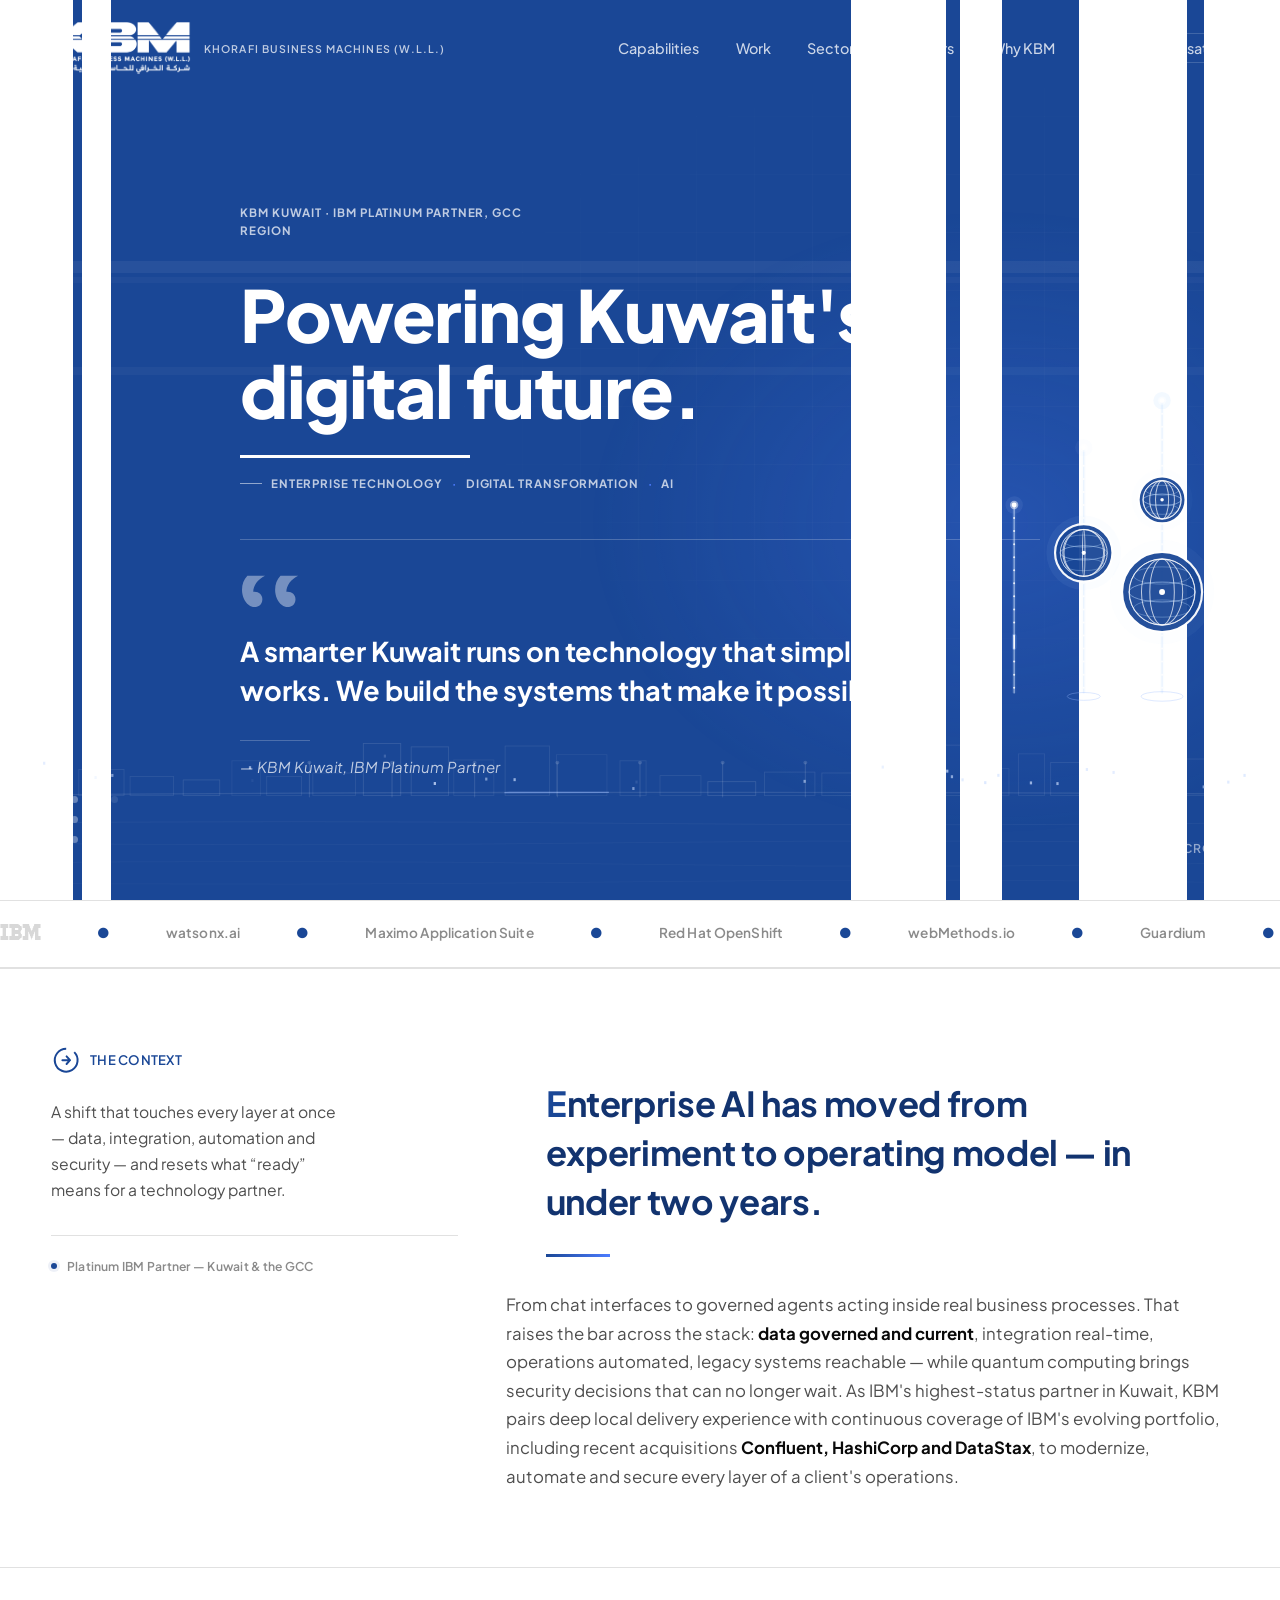
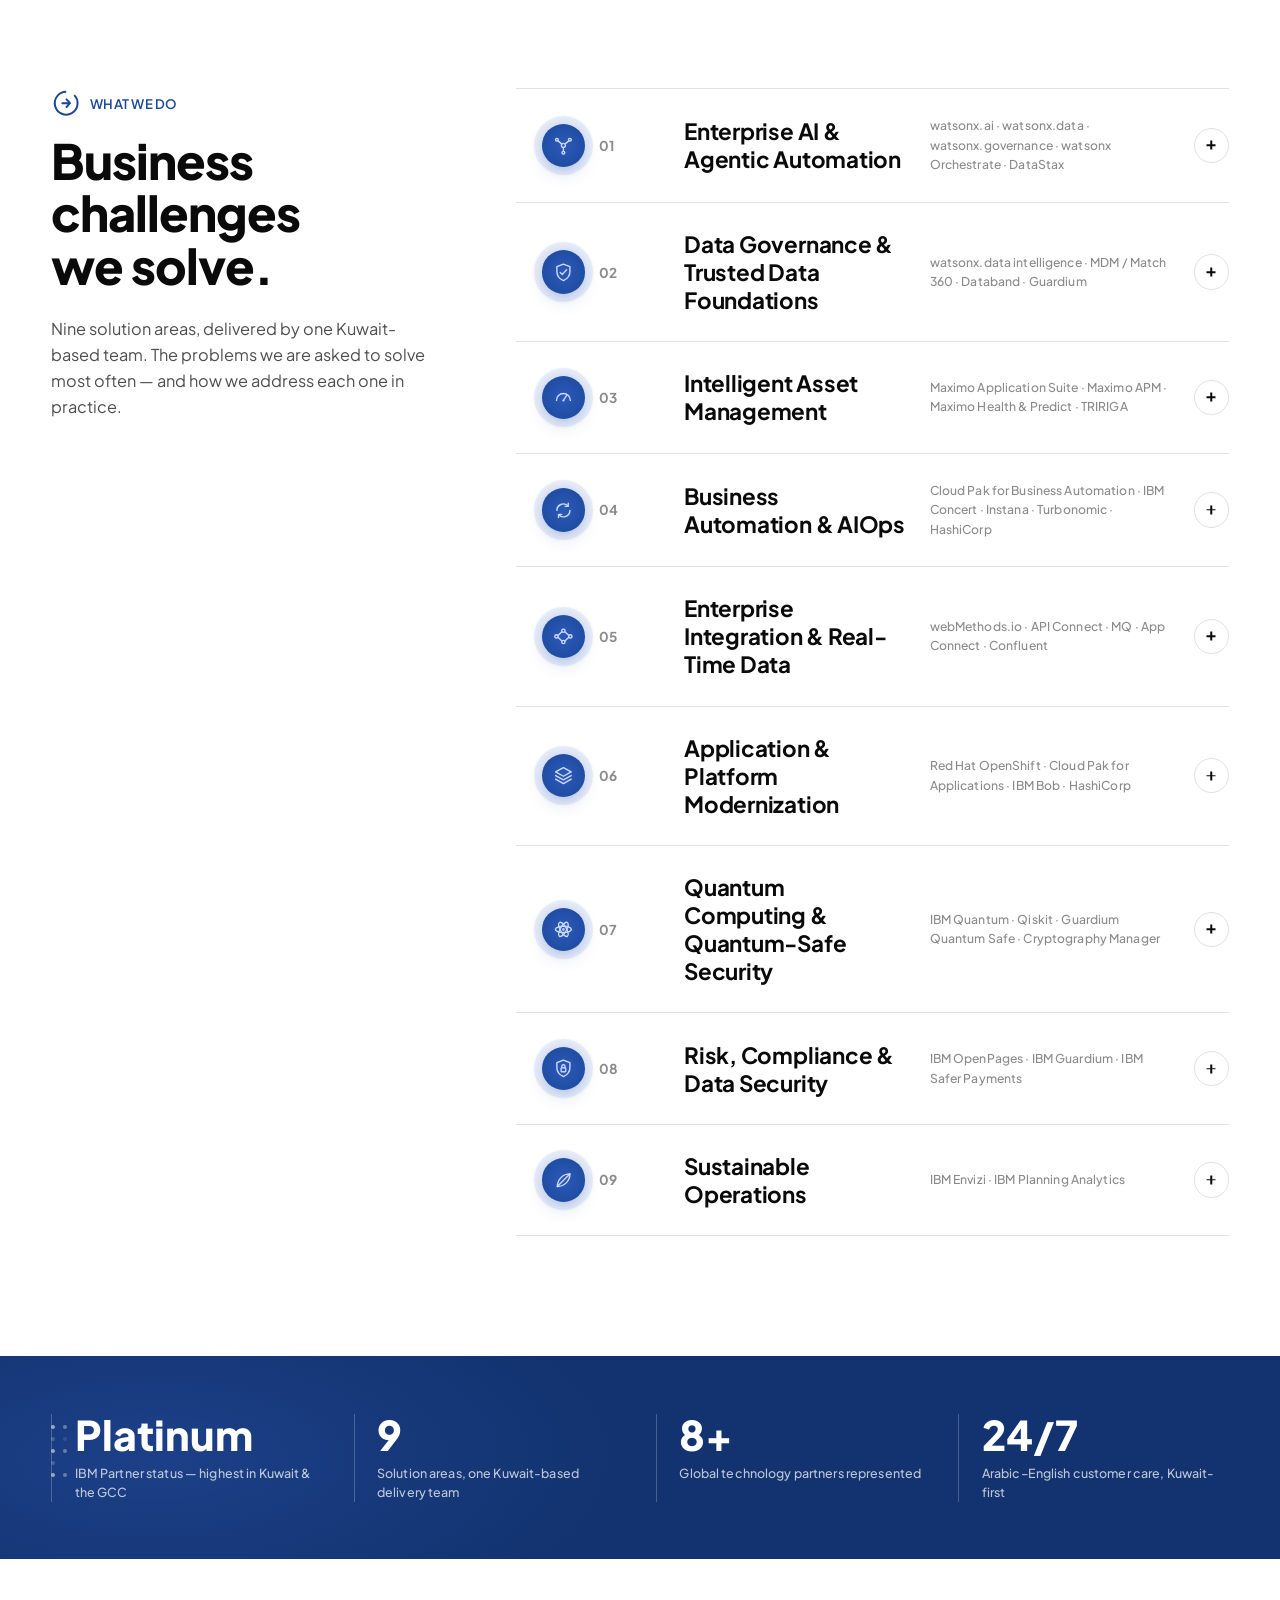
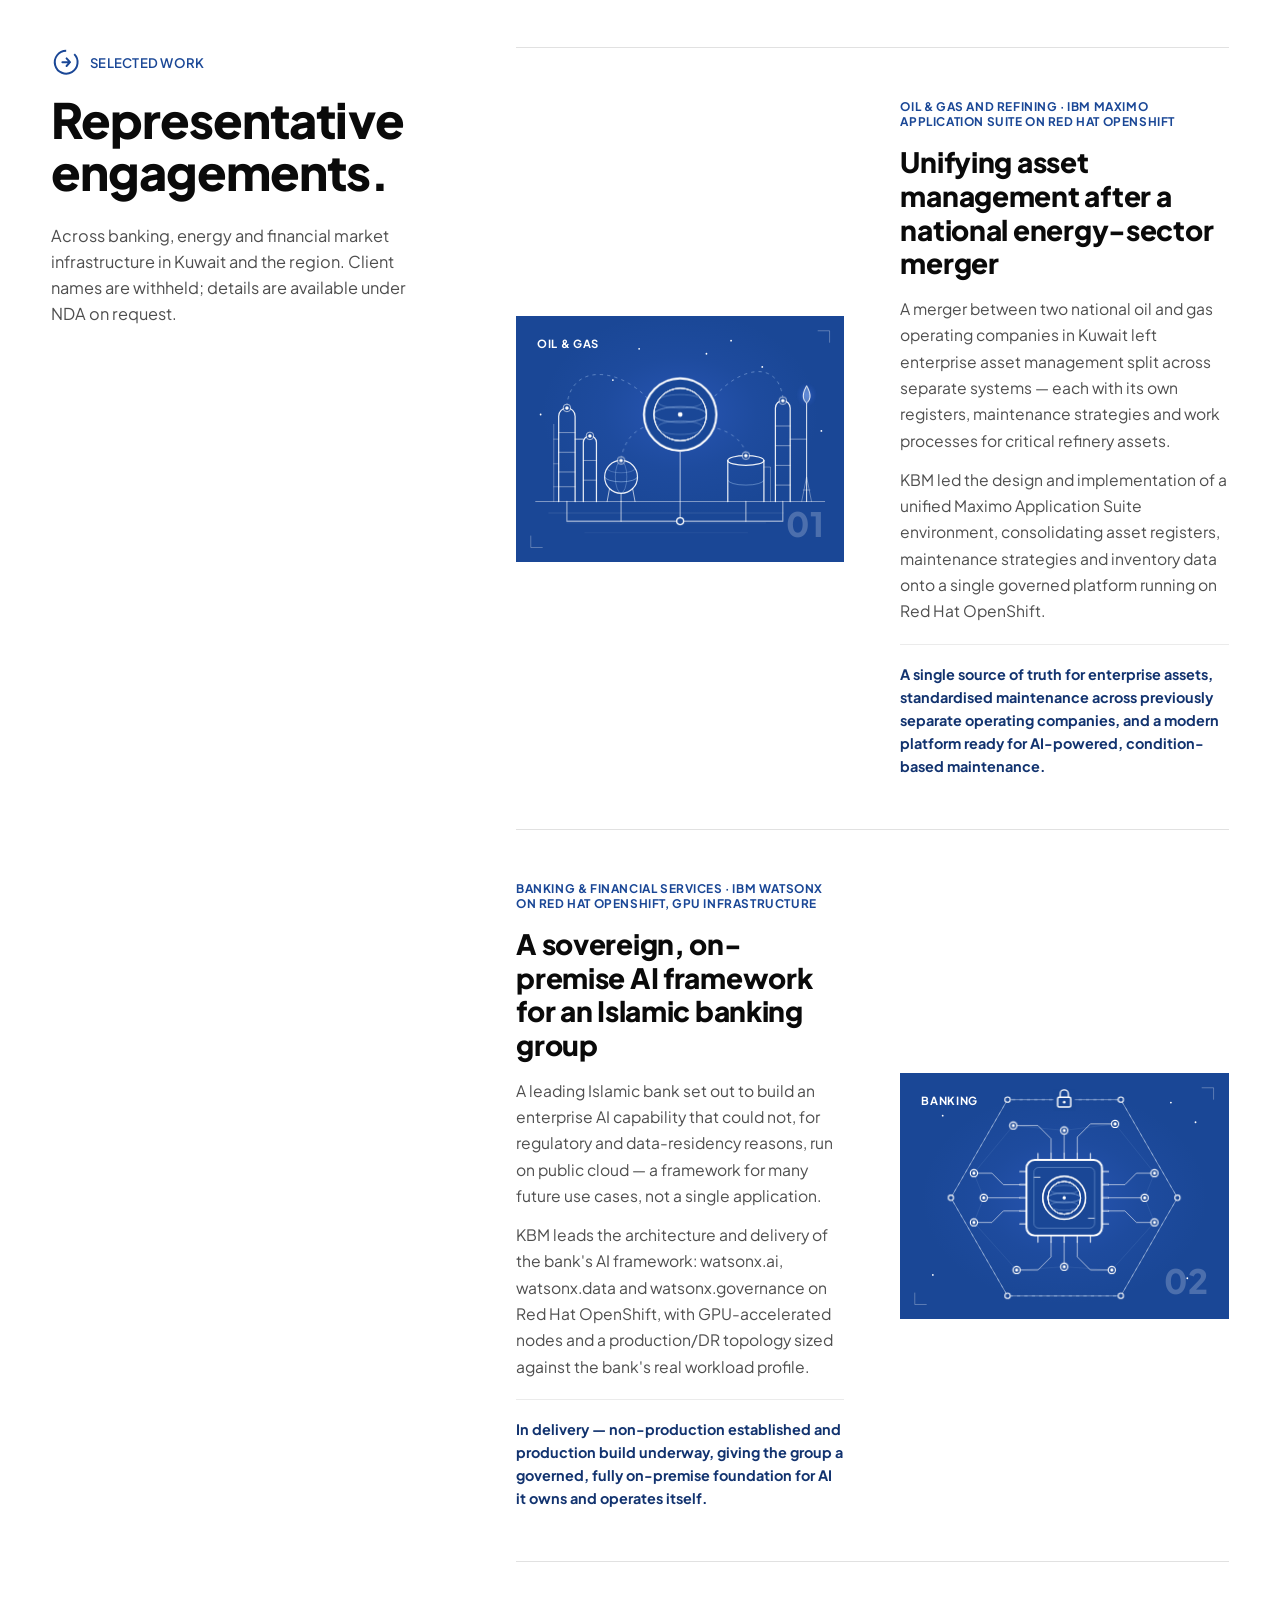
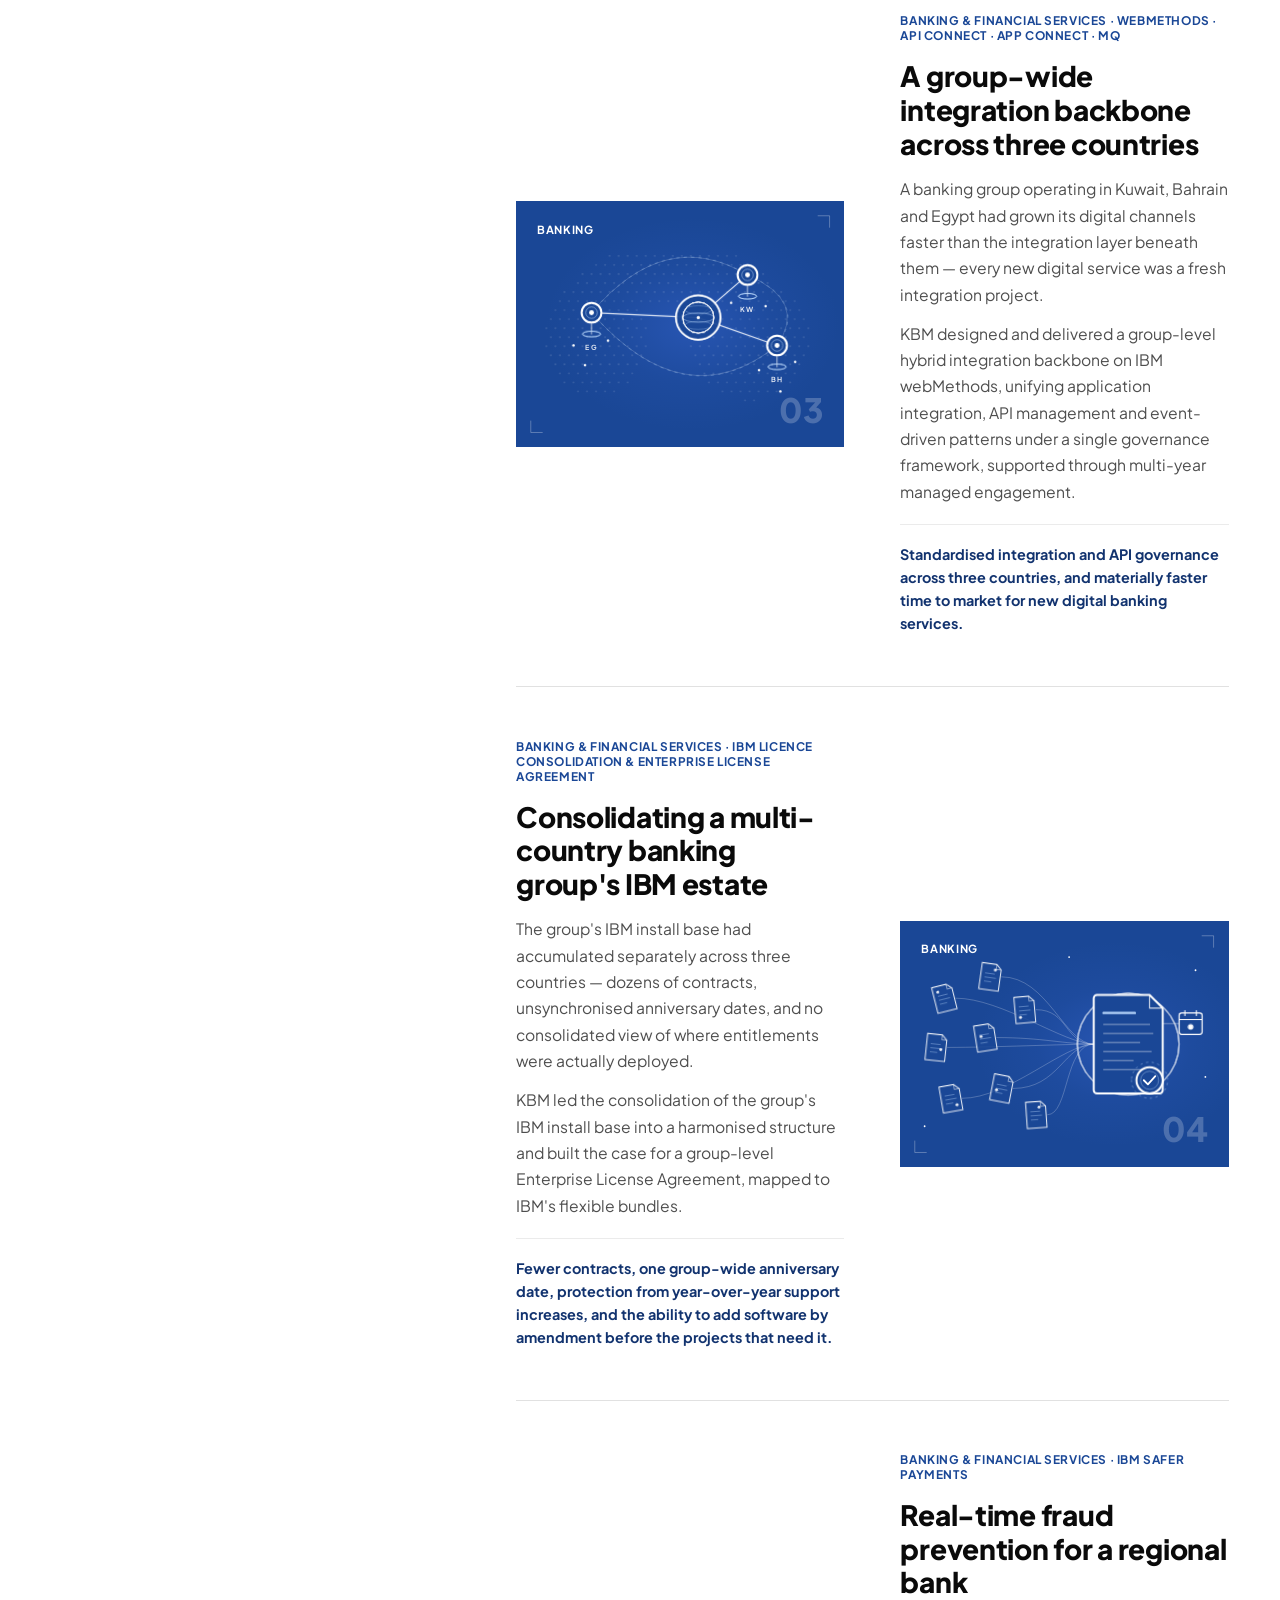
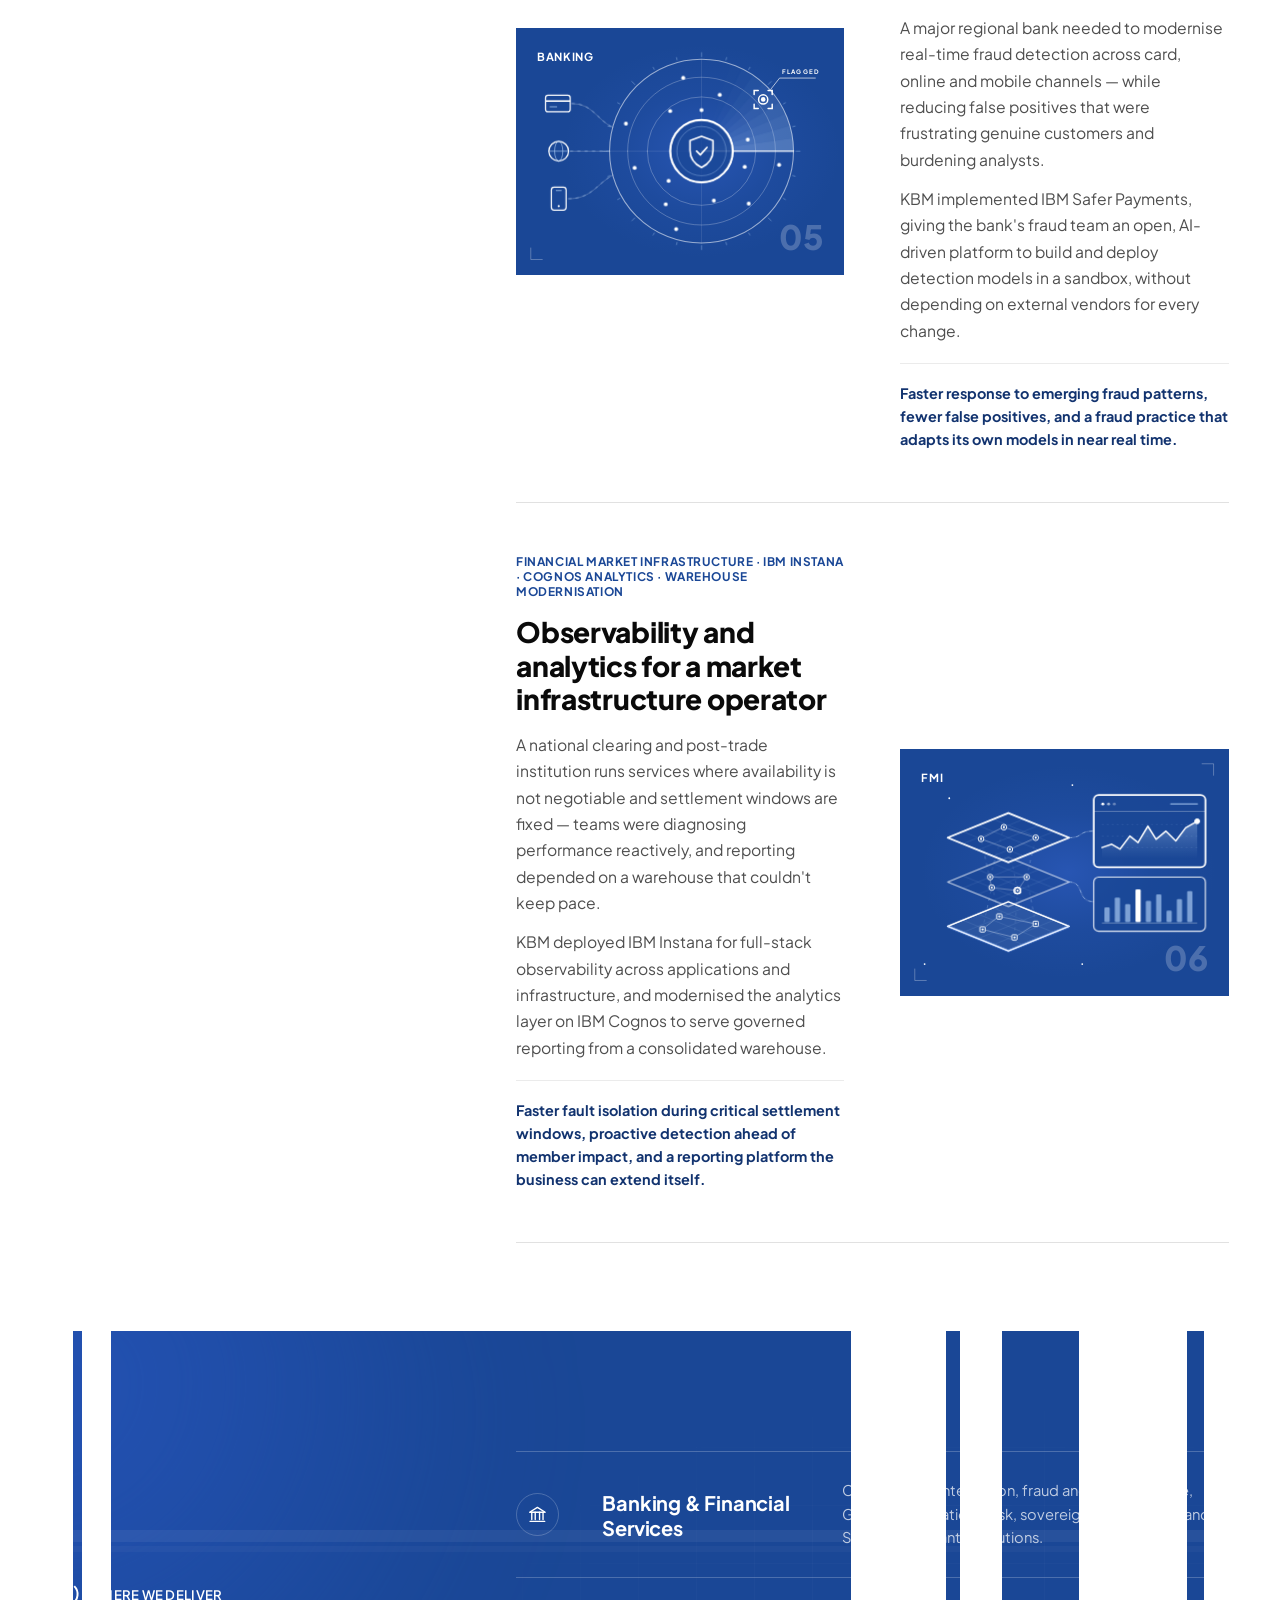
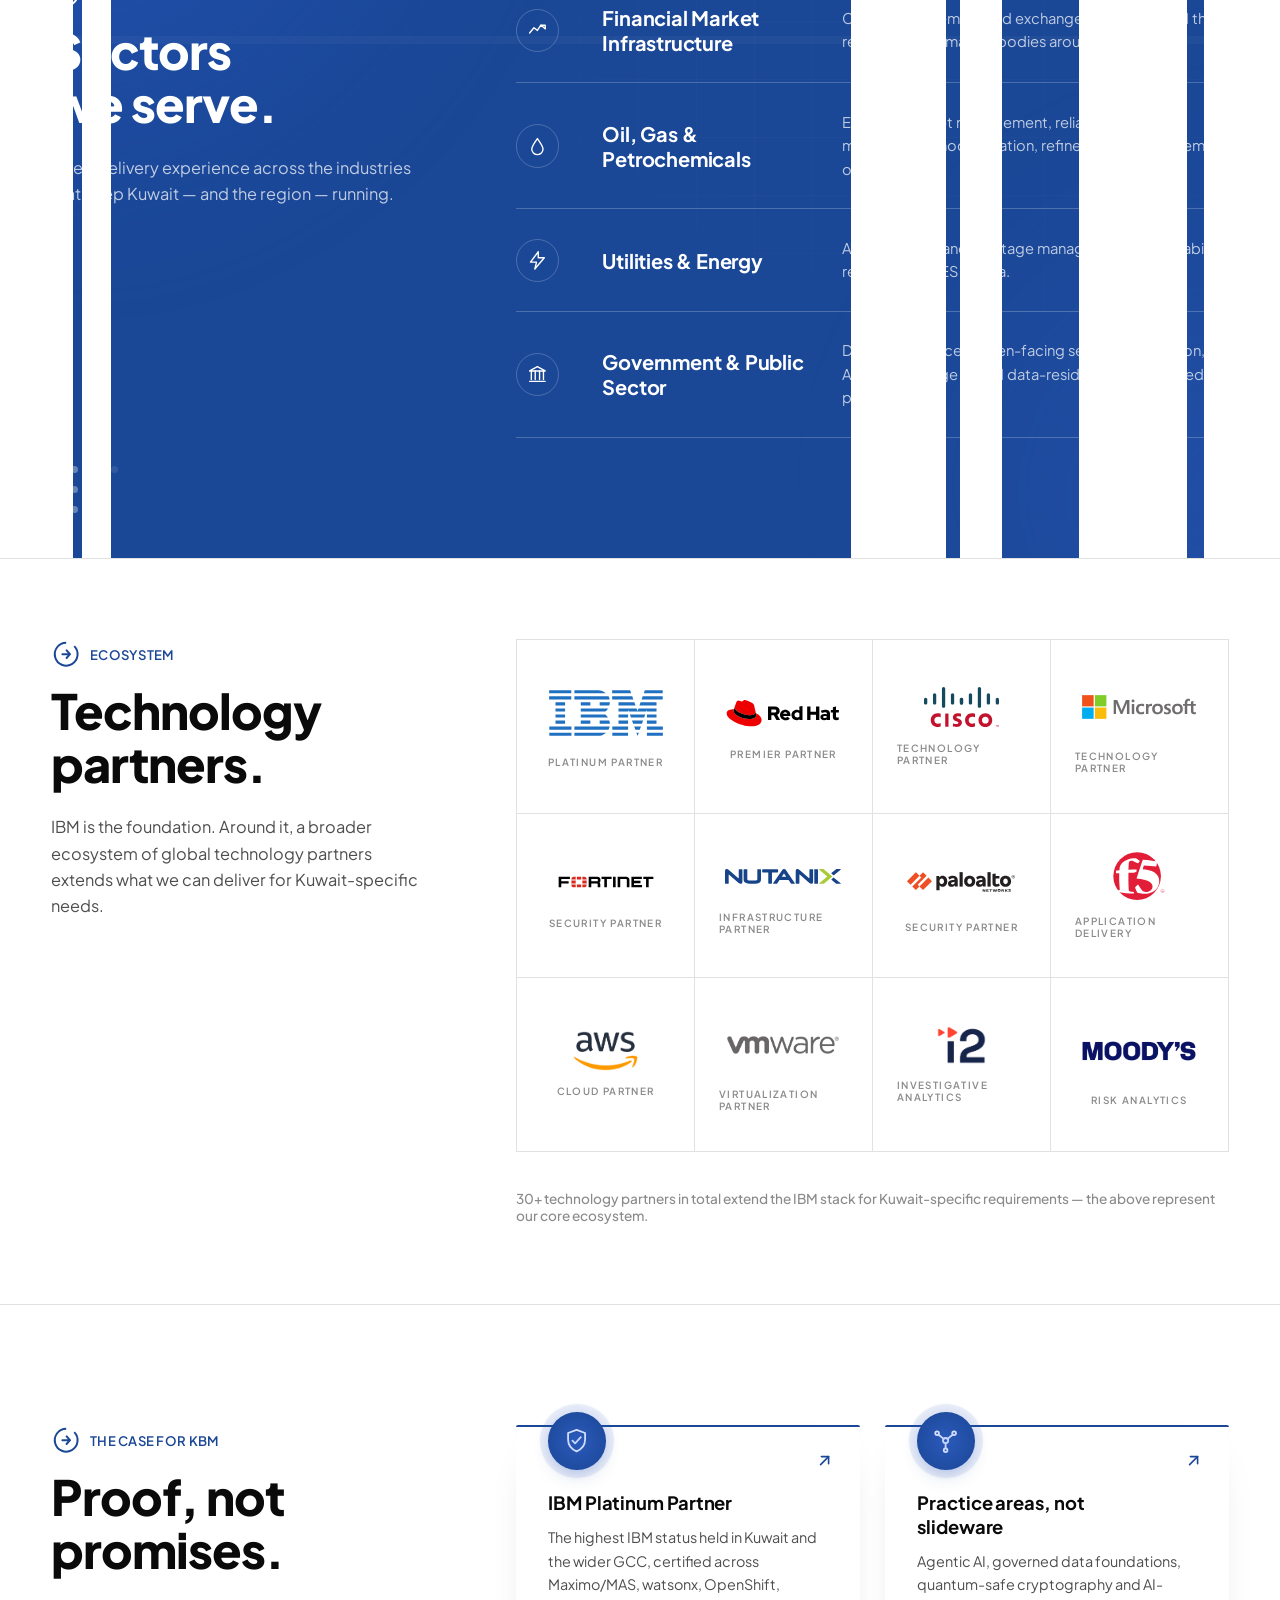
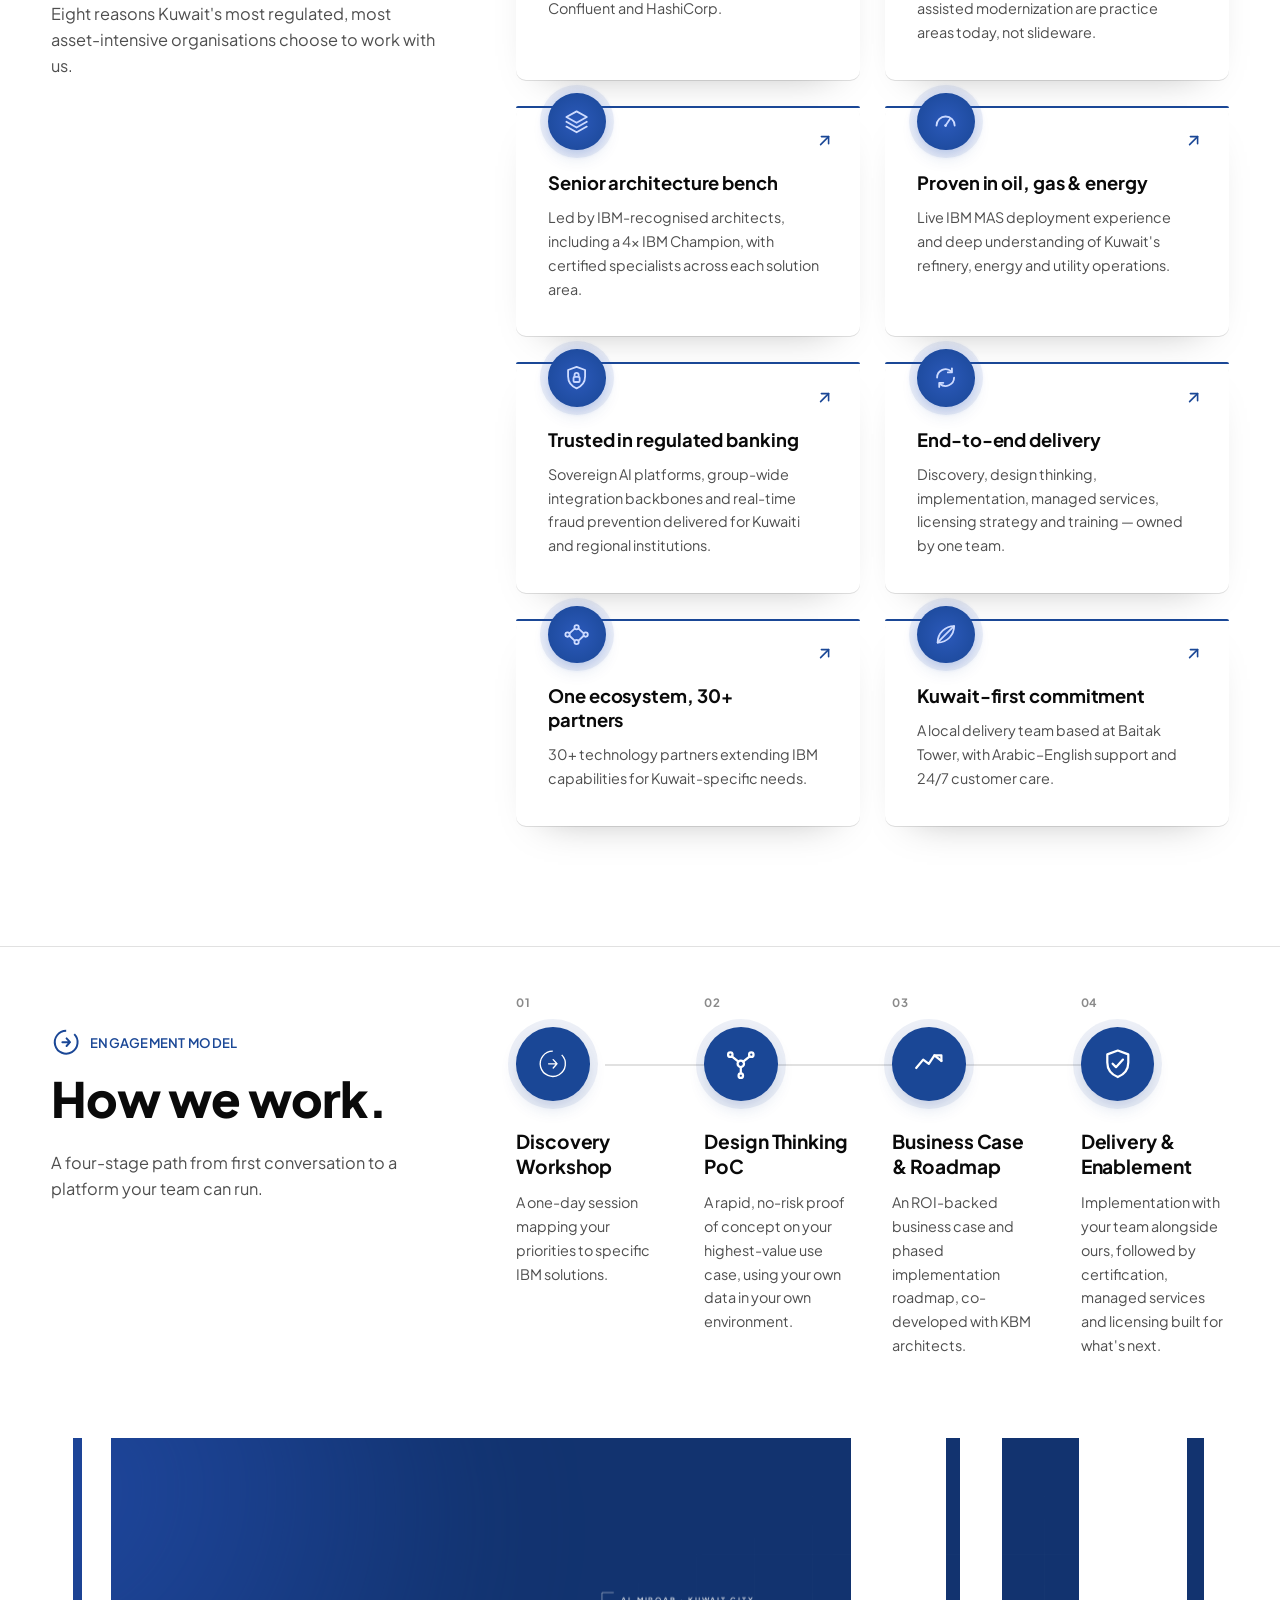
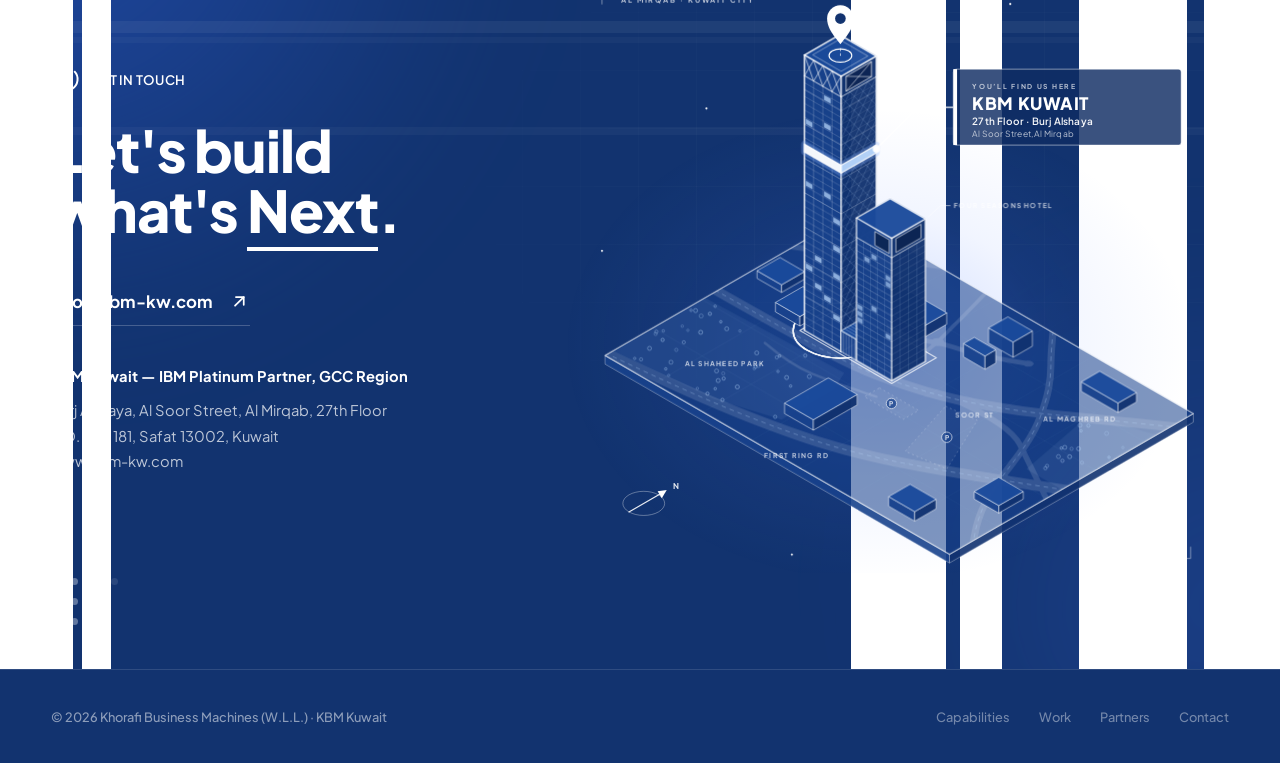
<file: index.html>
<!DOCTYPE html>
<html lang="en">
<head>
<meta charset="UTF-8">
<meta name="viewport" content="width=device-width, initial-scale=1.0">
<title>KBM Kuwait — IBM Software Solutions</title>
<meta name="description" content="KBM Kuwait is IBM's Platinum Partner in the GCC — delivering Agentic AI, governed data, intelligent asset management, automation, integration, modernization and quantum-safe security.">
<link rel="icon" href="data:image/svg+xml,<svg xmlns=%22http://www.w3.org/2000/svg%22 viewBox=%220 0 100 100%22><rect width=%22100%22 height=%22100%22 fill=%22%2312336F%22/><text x=%2250%22 y=%2266%22 font-size=%2255%22 text-anchor=%22middle%22 fill=%22%23FFFFFF%22 font-family=%22sans-serif%22 font-weight=%22800%22>K</text></svg>">
<link rel="stylesheet" href="css/style.css">
</head>
<body>

<div class="scroll-progress" aria-hidden="true"><div class="scroll-progress-bar" id="scrollProgressBar"></div></div>

<!-- Reusable icon defs (referenced via <use>) -->
<svg width="0" height="0" style="position:absolute" aria-hidden="true">
<defs>

  <symbol id="ic-mark" viewBox="0 0 40 40">
    <path d="M30.6 9.4 A15 15 0 1 1 20 5" stroke-linecap="butt"/>
    <path d="M15 20 H25 M20.5 15 L25 20 L20.5 25"/>
  </symbol>

  <symbol id="ic-arrow-diag" viewBox="0 0 24 24">
    <line x1="7" y1="17" x2="17" y2="7"/><polyline points="8,7 17,7 17,16"/>
  </symbol>

  <symbol id="ic-chevron" viewBox="0 0 24 24">
    <path d="M8 4 L18 12 L8 20"/>
  </symbol>

  <symbol id="ic-ai" viewBox="0 0 24 24">
    <circle cx="12" cy="12" r="2.3"/><circle cx="4.5" cy="5.5" r="1.6"/><circle cx="19.5" cy="5.5" r="1.6"/><circle cx="12" cy="20.5" r="1.6"/>
    <line x1="10.3" y1="10.5" x2="5.8" y2="6.8"/><line x1="13.7" y1="10.5" x2="18.2" y2="6.8"/><line x1="12" y1="14.3" x2="12" y2="18.9"/>
  </symbol>

  <symbol id="ic-governance" viewBox="0 0 24 24">
    <path d="M12 2.5 L19.5 5.3 V11 C19.5 15.8 16.3 19.6 12 21.5 C7.7 19.6 4.5 15.8 4.5 11 V5.3 Z"/>
    <path d="M8.3 12 L10.7 14.4 L15.7 9"/>
  </symbol>

  <symbol id="ic-assets" viewBox="0 0 24 24">
    <path d="M4 15.5 A8 8 0 1 1 20 15.5"/><line x1="12" y1="15.5" x2="16" y2="9.5"/><circle cx="12" cy="15.5" r="1.2" fill="currentColor" stroke="none"/>
  </symbol>

  <symbol id="ic-automation" viewBox="0 0 24 24">
    <path d="M4.5 12a7.5 7.5 0 0 1 12.6-5.4"/><path d="M19.5 12a7.5 7.5 0 0 1-12.6 5.4"/>
    <path d="M17.6 3.8 v3.6 h-3.6"/><path d="M6.4 20.2 v-3.6 h3.6"/>
  </symbol>

  <symbol id="ic-integration" viewBox="0 0 24 24">
    <circle cx="4" cy="12" r="1.9"/><circle cx="12" cy="5.5" r="1.9"/><circle cx="12" cy="18.5" r="1.9"/><circle cx="20" cy="12" r="1.9"/>
    <line x1="5.7" y1="11" x2="10.3" y2="6.7"/><line x1="5.7" y1="13" x2="10.3" y2="17.3"/><line x1="13.7" y1="6.7" x2="18.3" y2="11"/><line x1="13.7" y1="17.3" x2="18.3" y2="13"/>
  </symbol>

  <symbol id="ic-modernization" viewBox="0 0 24 24">
    <path d="M12 3 L21 8 L12 13 L3 8 Z"/><path d="M3 12.2 L12 17.2 L21 12.2"/><path d="M3 16.4 L12 21.4 L21 16.4"/>
  </symbol>

  <symbol id="ic-quantum" viewBox="0 0 24 24">
    <circle cx="12" cy="12" r="1.5" fill="currentColor" stroke="none"/>
    <ellipse cx="12" cy="12" rx="9.2" ry="3.6"/>
    <ellipse cx="12" cy="12" rx="9.2" ry="3.6" transform="rotate(60 12 12)"/>
    <ellipse cx="12" cy="12" rx="9.2" ry="3.6" transform="rotate(120 12 12)"/>
  </symbol>

  <symbol id="ic-risk" viewBox="0 0 24 24">
    <path d="M12 2.5 L19.5 5.3 V11 C19.5 15.8 16.3 19.6 12 21.5 C7.7 19.6 4.5 15.8 4.5 11 V5.3 Z"/>
    <rect x="9.3" y="11.3" width="5.4" height="4.6" rx="1"/><path d="M10.2 11.3 V9.6 a1.8 1.8 0 0 1 3.6 0 v1.7"/>
  </symbol>

  <symbol id="ic-leaf" viewBox="0 0 24 24">
    <path d="M5 19 C5 10.5 12 4.5 19.5 4.5 C19.5 12 13.8 19 5 19 Z"/><path d="M5 19 C9 14.8 13 10.8 19.5 4.5"/>
  </symbol>

  <symbol id="ic-bank" viewBox="0 0 24 24">
    <path d="M3 9.5 L12 4 L21 9.5"/><line x1="4" y1="9.5" x2="20" y2="9.5"/>
    <line x1="5.5" y1="9.5" x2="5.5" y2="18"/><line x1="9.5" y1="9.5" x2="9.5" y2="18"/><line x1="14.5" y1="9.5" x2="14.5" y2="18"/><line x1="18.5" y1="9.5" x2="18.5" y2="18"/>
    <line x1="3.5" y1="20" x2="20.5" y2="20"/>
  </symbol>

  <symbol id="ic-exchange" viewBox="0 0 24 24">
    <polyline points="3,15 8,9 12,12 16,6 21,10"/><polyline points="16,6 21,6 21,10"/>
  </symbol>

  <symbol id="ic-drop" viewBox="0 0 24 24">
    <path d="M12 3 C16 8.5 18.5 12 18.5 15 a6.5 6.5 0 0 1-13 0 C5.5 12 8 8.5 12 3Z"/>
  </symbol>

  <symbol id="ic-bolt" viewBox="0 0 24 24">
    <polygon points="13,2 4,14 11,14 9,22 20,9 13,9"/>
  </symbol>

  <symbol id="ic-landmark" viewBox="0 0 24 24">
    <path d="M12 3 L21 8 H3 Z"/><line x1="5" y1="8" x2="5" y2="18"/><line x1="9.5" y1="8" x2="9.5" y2="18"/><line x1="14.5" y1="8" x2="14.5" y2="18"/><line x1="19" y1="8" x2="19" y2="18"/>
    <line x1="3" y1="20" x2="21" y2="20"/>
  </symbol>

</defs>
</svg>

<!-- ================= HEADER ================= -->
<header class="site-header" id="siteHeader">
  <div class="wrap">
    <a href="#top" class="brand">
      <img src="assets/kbm-logo-white.png" alt="KBM — Khorafi Business Machines">
      <span><small>Khorafi Business Machines (W.L.L.)</small></span>
    </a>
    <nav class="nav-primary" id="navPrimary">
      <a href="#capabilities">Capabilities</a>
      <a href="#work">Work</a>
      <a href="#sectors">Sectors</a>
      <a href="#partners">Partners</a>
      <a href="#why">Why KBM</a>
      <a href="#contact" class="nav-cta">Start a conversation</a>
    </nav>
    <button class="nav-toggle" id="navToggle" aria-label="Toggle menu">
      <span></span><span></span><span></span>
    </button>
  </div>
</header>

<!-- ================= HERO ================= -->
<section class="hero bg-stripes" id="top">
  <div class="tech-glow" aria-hidden="true"></div>
  <div class="tech-grid" aria-hidden="true"></div>
  <img class="hero-illustration" src="assets/illustration/kuwait-skyline.svg" alt="" aria-hidden="true">
  <div class="edge-stripes" aria-hidden="true"><span class="l1"></span><span class="l2"></span><span class="r1"></span><span class="r2"></span><span class="r3"></span><span class="r4"></span></div>
  <div class="hairlines" aria-hidden="true"><span></span><span></span><span></span></div>
  <div class="dot-cluster" aria-hidden="true">
    <span></span><span></span><span></span><span></span>
    <span></span><span></span><span></span><span class="blank"></span>
    <span></span><span></span><span class="blank"></span><span class="blank"></span>
  </div>

  <div class="wrap">
    <div class="hero-top">
      <div class="hero-tag">KBM Kuwait · IBM Platinum Partner, GCC Region</div>
    </div>

    <h1 class="hero-headline">
      <span class="word" style="--wi:0">Powering</span>
      <span class="word" style="--wi:1">Kuwait's</span>
      <span class="word" style="--wi:2">digital</span>
      <span class="word" style="--wi:3">future.</span>
    </h1>

    <div class="hero-rule" aria-hidden="true"></div>
    <div class="hero-kicker" data-reveal>
      <span class="hero-kicker-dash" aria-hidden="true"></span>
      Enterprise Technology <span class="dot">&middot;</span> Digital Transformation <span class="dot">&middot;</span> AI
    </div>

    <div class="hero-bottom">
      <div class="pull-quote" data-reveal>
        <svg class="quote-mark" viewBox="0 0 100 60" fill="currentColor"><path d="M10 5 C0 15 0 35 12 45 C18 50 28 48 30 40 C32 32 26 26 18 27 C18 18 24 10 34 5 Z"/><path d="M55 5 C45 15 45 35 57 45 C63 50 73 48 75 40 C77 32 71 26 63 27 C63 18 69 10 79 5 Z"/></svg>
        <p>A smarter Kuwait runs on technology that simply works. We build the systems that make it possible.</p>
        <div class="pull-quote-foot">
          <span class="rule-short"></span>
          <div class="attribution">— KBM Kuwait, IBM Platinum Partner</div>
        </div>
      </div>
    </div>
  </div>

  <div class="scroll-cue"><span class="line"></span> Scroll</div>
</section>

<!-- ================= TECH MARQUEE ================= -->
<div class="marquee" aria-hidden="true">
  <div class="marquee-track" id="marqueeTrack">
    <span class="marquee-item"><img class="marquee-ibm" src="assets/partners/ibm.svg" alt="" aria-hidden="true"><span class="dot">●</span> watsonx.ai <span class="dot">●</span> Maximo Application Suite <span class="dot">●</span> Red Hat OpenShift <span class="dot">●</span> webMethods.io <span class="dot">●</span> Guardium <span class="dot">●</span> OpenPages <span class="dot">●</span> Confluent <span class="dot">●</span> HashiCorp <span class="dot">●</span> DataStax <span class="dot">●</span> IBM Quantum</span>
  </div>
</div>

<!-- ================= MANIFESTO ================= -->
<section class="manifesto section--line-top">
  <div class="wrap">
    <div class="label-col">
      <div class="eyebrow"><span class="mark"><svg><use href="#ic-mark"/></svg></span> The Context</div>
      <p class="context-note" data-reveal>A shift that touches every layer at once — data, integration, automation and security — and resets what &ldquo;ready&rdquo; means for a technology partner.</p>
      <div class="context-tag" data-reveal data-reveal-delay="1">
        <span class="context-tag-dot" aria-hidden="true"></span>
        Platinum IBM Partner — Kuwait &amp; the GCC
      </div>
    </div>
    <div>
      <blockquote data-reveal>Enterprise AI has moved from experiment to operating model — in under two years.</blockquote>
      <p class="support" data-reveal data-reveal-delay="1">
        From chat interfaces to governed agents acting inside real business processes. That raises the bar across
        the stack: <strong>data governed and current</strong>, integration real-time, operations automated, legacy
        systems reachable — while quantum computing brings security decisions that can no longer wait. As IBM's
        highest-status partner in Kuwait, KBM pairs deep local delivery experience with continuous coverage of
        IBM's evolving portfolio, including recent acquisitions <strong>Confluent, HashiCorp and DataStax</strong>,
        to modernize, automate and secure every layer of a client's operations.
      </p>
    </div>
  </div>
</section>

<!-- ================= CAPABILITIES ================= -->
<section class="section section--line-top" id="capabilities">
  <div class="wrap">
    <div class="split">
    <div class="section-head" data-reveal>
      <div class="eyebrow"><span class="mark"><svg><use href="#ic-mark"/></svg></span> What we do</div>
      <h2>Business challenges<br>we solve.</h2>
      <p class="head-note">Nine solution areas, delivered by one Kuwait-based team. The problems we are asked to solve most often — and how we address each one in practice.</p>
    </div>

    <div class="split-content">
    <div class="cap-list" id="capList">

      <div class="cap-item" data-reveal>
        <button class="cap-trigger" aria-expanded="false" aria-controls="cap-panel-1" id="cap-trigger-1">
          <span class="badge-num"><span class="icon-badge icon-badge--sm"><svg><use href="#ic-ai"/></svg></span><span class="num">01</span></span>
          <h3>Enterprise AI &amp; Agentic Automation</h3>
          <span class="stack">watsonx.ai · watsonx.data · watsonx.governance · watsonx Orchestrate · DataStax</span>
          <span class="plus"></span>
        </button>
        <div class="cap-panel" id="cap-panel-1" role="region" aria-labelledby="cap-trigger-1" aria-hidden="true"><div class="cap-panel-inner"><div class="cap-body">
          <div class="col">
            <div>
              <h4>The challenge</h4>
              <p>Most organisations no longer lack AI ambition — they lack the foundation to act on it. Pilots multiply without ever reaching production; models are built on data that is stale or unverified; and as teams deploy AI agents, nobody can say with confidence what those agents are doing, or how a decision was reached when a regulator asks.</p>
            </div>
            <div>
              <h4>How KBM helps</h4>
              <p>We build AI foundations on IBM watsonx: watsonx.ai to build, tune and deploy models; watsonx.data as an open, governed lakehouse; and watsonx.governance to monitor, explain and audit every AI decision against the EU AI Act and NIST AI RMF. watsonx Orchestrate lets clients deploy, govern and scale AI agents from any source under one policy. DataStax adds vector database capability for retrieval-augmented generation — delivered with Arabic-language quality and fully sovereign deployment options.</p>
            </div>
          </div>
        </div></div></div>
      </div>

      <div class="cap-item" data-reveal>
        <button class="cap-trigger" aria-expanded="false" aria-controls="cap-panel-2" id="cap-trigger-2">
          <span class="badge-num"><span class="icon-badge icon-badge--sm"><svg><use href="#ic-governance"/></svg></span><span class="num">02</span></span>
          <h3>Data Governance &amp; Trusted Data Foundations</h3>
          <span class="stack">watsonx.data intelligence · MDM / Match 360 · Databand · Guardium</span>
          <span class="plus"></span>
        </button>
        <div class="cap-panel" id="cap-panel-2" role="region" aria-labelledby="cap-trigger-2" aria-hidden="true"><div class="cap-panel-inner"><div class="cap-body">
          <div class="col">
            <div>
              <h4>The challenge</h4>
              <p>Ask most organisations where a number in a board report came from, and the honest answer is a chain of spreadsheets and undocumented jobs. Business terms mean different things in different departments, the same customer exists five times under five identifiers, and data quality issues surface only after a decision has already been made. Under Central Bank of Kuwait and CMA expectations, "we think it's right" is no longer defensible.</p>
            </div>
            <div>
              <h4>How KBM helps</h4>
              <p>We establish data governance as the foundation under AI, not a project beside it. watsonx.data intelligence brings the governance catalogue together with automated lineage and quality controls in one place. IBM MDM with Match 360 resolves duplicate records into a single trusted view. Databand adds observability so pipeline failures are caught before they reach a model, and Guardium secures the data underneath.</p>
            </div>
          </div>
        </div></div></div>
      </div>

      <div class="cap-item" data-reveal>
        <button class="cap-trigger" aria-expanded="false" aria-controls="cap-panel-3" id="cap-trigger-3">
          <span class="badge-num"><span class="icon-badge icon-badge--sm"><svg><use href="#ic-assets"/></svg></span><span class="num">03</span></span>
          <h3>Intelligent Asset Management</h3>
          <span class="stack">Maximo Application Suite · Maximo APM · Maximo Health &amp; Predict · TRIRIGA</span>
          <span class="plus"></span>
        </button>
        <div class="cap-panel" id="cap-panel-3" role="region" aria-labelledby="cap-trigger-3" aria-hidden="true"><div class="cap-panel-inner"><div class="cap-body">
          <div class="col">
            <div>
              <h4>The challenge</h4>
              <p>Asset-intensive organisations lose money and safety margin to unplanned downtime, maintenance records fragmented across separate EAM, facilities and field-service systems, and teams that react to failures instead of anticipating them. Decades of manuals and work-order history sit unread because nobody has time to mine them.</p>
            </div>
            <div>
              <h4>How KBM helps</h4>
              <p>We implement IBM Maximo Application Suite to unify EAM, asset performance management, facilities and field service on one Red Hat OpenShift platform — with Maximo Assistant, Condition Insight and AI-driven document extraction built in. KBM is Kuwait's certified MAS implementation partner, with live experience consolidating maintenance across merged national operators.</p>
            </div>
          </div>
        </div></div></div>
      </div>

      <div class="cap-item" data-reveal>
        <button class="cap-trigger" aria-expanded="false" aria-controls="cap-panel-4" id="cap-trigger-4">
          <span class="badge-num"><span class="icon-badge icon-badge--sm"><svg><use href="#ic-automation"/></svg></span><span class="num">04</span></span>
          <h3>Business Automation &amp; AIOps</h3>
          <span class="stack">Cloud Pak for Business Automation · IBM Concert · Instana · Turbonomic · HashiCorp</span>
          <span class="plus"></span>
        </button>
        <div class="cap-panel" id="cap-panel-4" role="region" aria-labelledby="cap-trigger-4" aria-hidden="true"><div class="cap-panel-inner"><div class="cap-body">
          <div class="col">
            <div>
              <h4>The challenge</h4>
              <p>Two automation gaps usually run in parallel. Manual, paper-heavy processes slow decisions and tie up skilled staff. Meanwhile, growing hybrid IT estates bury teams in alerts from disconnected tools, with signals that never correlate — so effort goes to firefighting rather than reliability.</p>
            </div>
            <div>
              <h4>How KBM helps</h4>
              <p>Cloud Pak for Business Automation combines RPA, AI-powered decision management and content services on Red Hat OpenShift. For IT operations, IBM Concert delivers agentic AIOps connecting Instana, Turbonomic and SevOne into one shared context. HashiCorp and Red Hat Ansible add infrastructure automation so provisioning and security scale with the environment.</p>
            </div>
          </div>
        </div></div></div>
      </div>

      <div class="cap-item" data-reveal>
        <button class="cap-trigger" aria-expanded="false" aria-controls="cap-panel-5" id="cap-trigger-5">
          <span class="badge-num"><span class="icon-badge icon-badge--sm"><svg><use href="#ic-integration"/></svg></span><span class="num">05</span></span>
          <h3>Enterprise Integration &amp; Real-Time Data</h3>
          <span class="stack">webMethods.io · API Connect · MQ · App Connect · Confluent</span>
          <span class="plus"></span>
        </button>
        <div class="cap-panel" id="cap-panel-5" role="region" aria-labelledby="cap-trigger-5" aria-hidden="true"><div class="cap-panel-inner"><div class="cap-body">
          <div class="col">
            <div>
              <h4>The challenge</h4>
              <p>Growth by acquisition, legacy core systems and disconnected partner networks leave many organisations with integration sprawl — point-to-point connections that are expensive to maintain and increasingly the reason AI initiatives stall: an agent is only as useful as the systems it can reach.</p>
            </div>
            <div>
              <h4>How KBM helps</h4>
              <p>Our hybrid iPaaS, built on webMethods.io and StreamSets, brings integration, API management and B2B/EDI connectivity onto one platform. API Connect governs the APIs, MQ and App Connect carry assured messaging, and Confluent adds Kafka event streaming — so dashboards, fraud engines and AI models are never working from stale data.</p>
            </div>
          </div>
        </div></div></div>
      </div>

      <div class="cap-item" data-reveal>
        <button class="cap-trigger" aria-expanded="false" aria-controls="cap-panel-6" id="cap-trigger-6">
          <span class="badge-num"><span class="icon-badge icon-badge--sm"><svg><use href="#ic-modernization"/></svg></span><span class="num">06</span></span>
          <h3>Application &amp; Platform Modernization</h3>
          <span class="stack">Red Hat OpenShift · Cloud Pak for Applications · IBM Bob · HashiCorp</span>
          <span class="plus"></span>
        </button>
        <div class="cap-panel" id="cap-panel-6" role="region" aria-labelledby="cap-trigger-6" aria-hidden="true"><div class="cap-panel-inner"><div class="cap-body">
          <div class="col">
            <div>
              <h4>The challenge</h4>
              <p>Organisations running workloads across data centres, edge sites and multiple clouds end up managing each separately. Underneath sits the harder problem: core applications in COBOL, RPG or ageing Java that are business-critical, poorly documented, and understood by a shrinking group of people approaching retirement.</p>
            </div>
            <div>
              <h4>How KBM helps</h4>
              <p>Red Hat OpenShift gives clients a single Kubernetes control plane from edge to cloud, underpinning every IBM solution in this portfolio. Cloud Pak for Applications accelerates modernisation of legacy Java estates without a rewrite. IBM Bob — IBM's AI-native agentic development system — explains, refactors and tests legacy code across COBOL, RPG, Java and Python.</p>
            </div>
          </div>
        </div></div></div>
      </div>

      <div class="cap-item" data-reveal>
        <button class="cap-trigger" aria-expanded="false" aria-controls="cap-panel-7" id="cap-trigger-7">
          <span class="badge-num"><span class="icon-badge icon-badge--sm"><svg><use href="#ic-quantum"/></svg></span><span class="num">07</span></span>
          <h3>Quantum Computing &amp; Quantum-Safe Security</h3>
          <span class="stack">IBM Quantum · Qiskit · Guardium Quantum Safe · Cryptography Manager</span>
          <span class="plus"></span>
        </button>
        <div class="cap-panel" id="cap-panel-7" role="region" aria-labelledby="cap-trigger-7" aria-hidden="true"><div class="cap-panel-inner"><div class="cap-body">
          <div class="col">
            <div>
              <h4>The challenge</h4>
              <p>Quantum computing has moved from research curiosity to a dated risk on the board agenda. The immediate consequence for Kuwait's banks, energy operators and government entities is not algorithms — it is cryptography. Data captured today under RSA or ECC can be harvested now and decrypted later.</p>
            </div>
            <div>
              <h4>How KBM helps</h4>
              <p>Near term, we run cryptographic discovery and quantum-safe readiness work using Guardium Quantum Safe — building a cryptographic bill of materials and sequencing migration to NIST post-quantum standards. Longer term, we help clients access IBM Quantum and Qiskit to explore where quantum will matter first for their industry, before it is needed rather than after.</p>
            </div>
          </div>
        </div></div></div>
      </div>

      <div class="cap-item" data-reveal>
        <button class="cap-trigger" aria-expanded="false" aria-controls="cap-panel-8" id="cap-trigger-8">
          <span class="badge-num"><span class="icon-badge icon-badge--sm"><svg><use href="#ic-risk"/></svg></span><span class="num">08</span></span>
          <h3>Risk, Compliance &amp; Data Security</h3>
          <span class="stack">IBM OpenPages · IBM Guardium · IBM Safer Payments</span>
          <span class="plus"></span>
        </button>
        <div class="cap-panel" id="cap-panel-8" role="region" aria-labelledby="cap-trigger-8" aria-hidden="true"><div class="cap-panel-inner"><div class="cap-body">
          <div class="col">
            <div>
              <h4>The challenge</h4>
              <p>As AI regulation expands — from the EU AI Act to NIST's AI RMF and emerging Central Bank of Kuwait and CMA expectations — organisations face a widening gap between what regulators expect and what their governance and data-security tools can actually demonstrate.</p>
            </div>
            <div>
              <h4>How KBM helps</h4>
              <p>IBM OpenPages gives clients one GRC platform spanning operational risk, regulatory compliance, internal audit and model risk. IBM Guardium protects the data underneath with automated classification and monitoring. For payments, IBM Safer Payments gives fraud teams an open, AI-driven platform to build real-time detection models across every channel.</p>
            </div>
          </div>
        </div></div></div>
      </div>

      <div class="cap-item" data-reveal>
        <button class="cap-trigger" aria-expanded="false" aria-controls="cap-panel-9" id="cap-trigger-9">
          <span class="badge-num"><span class="icon-badge icon-badge--sm"><svg><use href="#ic-leaf"/></svg></span><span class="num">09</span></span>
          <h3>Sustainable Operations</h3>
          <span class="stack">IBM Envizi · IBM Planning Analytics</span>
          <span class="plus"></span>
        </button>
        <div class="cap-panel" id="cap-panel-9" role="region" aria-labelledby="cap-trigger-9" aria-hidden="true"><div class="cap-panel-inner"><div class="cap-body">
          <div class="col">
            <div>
              <h4>The challenge</h4>
              <p>Sustainability targets are now a board-level and regulatory expectation, but most organisations still collect ESG data manually across dozens of systems and struggle to connect it back to real energy and cost decisions.</p>
            </div>
            <div>
              <h4>How KBM helps</h4>
              <p>IBM Envizi automates the collection of hundreds of ESG data types with dashboards built for TCFD, GRI and CDP. IBM Planning Analytics connects that picture to energy demand forecasting and cost allocation — a practical link between sustainability and operational decision-making across the GCC.</p>
            </div>
          </div>
        </div></div></div>
      </div>

    </div>
    </div>
    </div>
  </div>
</section>

<!-- ================= STAT STRIP ================= -->
<div class="stat-strip bg-stripes-deep">
  <div class="dot-cluster" aria-hidden="true">
    <span></span><span></span><span></span><span></span>
    <span></span><span></span><span></span><span class="blank"></span>
    <span></span><span></span><span class="blank"></span><span class="blank"></span>
  </div>
  <div class="wrap">
    <div class="stat" data-reveal>
      <div class="stat-num">Platinum</div>
      <div class="stat-label">IBM Partner status — highest in Kuwait &amp; the GCC</div>
    </div>
    <div class="stat" data-reveal data-reveal-delay="1">
      <div class="stat-num" data-count="9">0</div>
      <div class="stat-label">Solution areas, one Kuwait-based delivery team</div>
    </div>
    <div class="stat" data-reveal data-reveal-delay="2">
      <div class="stat-num" data-count="8" data-suffix="+">0</div>
      <div class="stat-label">Global technology partners represented</div>
    </div>
    <div class="stat" data-reveal data-reveal-delay="3">
      <div class="stat-num">24/7</div>
      <div class="stat-label">Arabic–English customer care, Kuwait-first</div>
    </div>
  </div>
</div>

<!-- ================= SUCCESS STORIES ================= -->
<section class="section" id="work">
  <div class="wrap">
    <div class="split">
    <div class="section-head" data-reveal>
      <div class="eyebrow"><span class="mark"><svg><use href="#ic-mark"/></svg></span> Selected work</div>
      <h2>Representative<br>engagements.</h2>
      <p class="head-note">Across banking, energy and financial market infrastructure in Kuwait and the region. Client names are withheld; details are available under NDA on request.</p>
    </div>

    <div class="split-content">
    <svg class="wi-defs" width="0" height="0" aria-hidden="true" focusable="false"><defs><radialGradient id="wiGlow"><stop offset="0" stop-color="#4C7CFF" stop-opacity="0.5"/><stop offset="0.55" stop-color="#4C7CFF" stop-opacity="0.14"/><stop offset="1" stop-color="#4C7CFF" stop-opacity="0"/></radialGradient><linearGradient id="wiArea" x1="0" y1="0" x2="0" y2="1"><stop offset="0" stop-color="#BFDDFF" stop-opacity="0.32"/><stop offset="1" stop-color="#BFDDFF" stop-opacity="0"/></linearGradient><linearGradient id="wiBeam" x1="0" y1="0" x2="0" y2="1"><stop offset="0" stop-color="#BFDDFF" stop-opacity="0"/><stop offset="1" stop-color="#BFDDFF" stop-opacity="0.38"/></linearGradient><clipPath id="wiClipChip"><path d="M164,108 H236 a8,8 0 0 1 8,8 V188 a8,8 0 0 1 -8,8 H164 a8,8 0 0 1 -8,-8 V116 a8,8 0 0 1 8,-8 Z"/></clipPath></defs></svg>
    <div class="story" data-reveal>
      <div class="story-figure bg-stripes">
        <span class="fig-tag">Oil &amp; Gas</span>
      <svg class="wi-illustration" viewBox="0 0 400 300" preserveAspectRatio="xMidYMid slice" aria-hidden="true" focusable="false"><ellipse class="wi-glow" cx="200" cy="118" rx="170" ry="125" fill="url(#wiGlow)"/><path d="M368,18 H382 V32" fill="none" stroke="#FFFFFF" stroke-width="1" opacity="0.35" stroke-linecap="round" stroke-linejoin="round"/><path d="M18,268 V282 H32" fill="none" stroke="#FFFFFF" stroke-width="1" opacity="0.35" stroke-linecap="round" stroke-linejoin="round"/><circle class="wi-twinkle" cx="232" cy="46" r="1.1" fill="#FFFFFF" style="--dur:2.60s;--d:0.00s"/><circle class="wi-twinkle" cx="150" cy="40" r="1.1" fill="#FFFFFF" style="--dur:3.00s;--d:-0.70s"/><circle class="wi-twinkle" cx="300" cy="62" r="1.1" fill="#FFFFFF" style="--dur:3.40s;--d:-1.40s"/><circle class="wi-twinkle" cx="118" cy="78" r="1.1" fill="#FFFFFF" style="--dur:3.80s;--d:-2.10s"/><circle class="wi-twinkle" cx="372" cy="140" r="1.1" fill="#FFFFFF" style="--dur:4.20s;--d:-2.80s"/><circle class="wi-twinkle" cx="30" cy="120" r="1.1" fill="#FFFFFF" style="--dur:4.60s;--d:-3.50s"/><circle class="wi-twinkle" cx="262" cy="30" r="1.1" fill="#FFFFFF" style="--dur:5.00s;--d:-4.20s"/><path class="wi-draw" d="M24,226 H376" fill="none" stroke="#FFFFFF" stroke-width="1.2" opacity="0.45" stroke-linecap="round" stroke-linejoin="round" pathLength="1" style="--d:0.00s;--t:1.00s"/><path class="wi-draw" d="M40,240 H326" fill="none" stroke="#FFFFFF" stroke-width="1" opacity="0.12" stroke-linecap="round" stroke-linejoin="round" pathLength="1" style="--d:0.20s;--t:0.90s"/><path class="wi-draw" d="M62,252 H304" fill="none" stroke="#FFFFFF" stroke-width="1" opacity="0.09" stroke-linecap="round" stroke-linejoin="round" pathLength="1" style="--d:0.28s;--t:0.90s"/><path class="wi-draw" d="M84,264 H282" fill="none" stroke="#FFFFFF" stroke-width="1" opacity="0.06" stroke-linecap="round" stroke-linejoin="round" pathLength="1" style="--d:0.36s;--t:0.90s"/><path class="wi-draw" d="M52,226 V122 a10,10 0 0 1 20,0 V226" fill="none" stroke="#FFFFFF" stroke-width="1.5" opacity="0.9" stroke-linecap="round" stroke-linejoin="round" pathLength="1" style="--d:0.15s;--t:0.90s"/><path class="wi-draw" d="M52,142 H72" fill="none" stroke="#FFFFFF" stroke-width="1" opacity="0.5" stroke-linecap="round" stroke-linejoin="round" pathLength="1" style="--d:0.50s;--t:0.40s"/><path class="wi-draw" d="M52,166 H72" fill="none" stroke="#FFFFFF" stroke-width="1" opacity="0.5" stroke-linecap="round" stroke-linejoin="round" pathLength="1" style="--d:0.50s;--t:0.40s"/><path class="wi-draw" d="M52,190 H72" fill="none" stroke="#FFFFFF" stroke-width="1" opacity="0.5" stroke-linecap="round" stroke-linejoin="round" pathLength="1" style="--d:0.50s;--t:0.40s"/><path class="wi-draw" d="M52,208 H72" fill="none" stroke="#FFFFFF" stroke-width="1" opacity="0.5" stroke-linecap="round" stroke-linejoin="round" pathLength="1" style="--d:0.50s;--t:0.40s"/><path class="wi-draw" d="M82,226 V154 a8,8 0 0 1 16,0 V226" fill="none" stroke="#FFFFFF" stroke-width="1.5" opacity="0.9" stroke-linecap="round" stroke-linejoin="round" pathLength="1" style="--d:0.25s;--t:0.80s"/><path class="wi-draw" d="M82,176 H98" fill="none" stroke="#FFFFFF" stroke-width="1" opacity="0.5" stroke-linecap="round" stroke-linejoin="round" pathLength="1" style="--d:0.60s;--t:0.40s"/><path class="wi-draw" d="M82,200 H98" fill="none" stroke="#FFFFFF" stroke-width="1" opacity="0.5" stroke-linecap="round" stroke-linejoin="round" pathLength="1" style="--d:0.60s;--t:0.40s"/><path class="wi-draw" d="M72,150 H82" fill="none" stroke="#FFFFFF" stroke-width="1.2" opacity="0.7" stroke-linecap="round" stroke-linejoin="round" pathLength="1" style="--d:0.60s;--t:0.30s"/><path class="wi-draw" d="M46,226 V132 M46,150 H52 M46,180 H52 M46,208 H52" fill="none" stroke="#FFFFFF" stroke-width="0.9" opacity="0.4" stroke-linecap="round" stroke-linejoin="round" pathLength="1" style="--d:0.40s;--t:0.80s"/><path class="wi-draw" d="M108,196 a20,20 0 1 0 40,0 a20,20 0 1 0 -40,0" fill="none" stroke="#FFFFFF" stroke-width="1.5" opacity="0.9" stroke-linecap="round" stroke-linejoin="round" pathLength="1" style="--d:0.35s;--t:0.90s"/><path class="wi-draw" d="M108,196 a20,6 0 0 0 40,0" fill="none" stroke="#BFDDFF" stroke-width="1" opacity="0.55" stroke-linecap="round" stroke-linejoin="round" pathLength="1" style="--d:0.70s;--t:0.50s"/><path class="wi-draw" d="M111,186 a17,5 0 0 0 34,0" fill="none" stroke="#BFDDFF" stroke-width="0.9" opacity="0.35" stroke-linecap="round" stroke-linejoin="round" pathLength="1" style="--d:0.75s;--t:0.50s"/><path class="wi-draw" d="M128,176 a7,20 0 0 0 0,40 M128,176 a7,20 0 0 1 0,40" fill="none" stroke="#BFDDFF" stroke-width="0.9" opacity="0.4" stroke-linecap="round" stroke-linejoin="round" pathLength="1" style="--d:0.75s;--t:0.60s"/><path class="wi-draw" d="M114,210 L111,226 M142,210 L145,226 M128,216 V226" fill="none" stroke="#FFFFFF" stroke-width="1.1" opacity="0.7" stroke-linecap="round" stroke-linejoin="round" pathLength="1" style="--d:0.70s;--t:0.40s"/><path class="wi-draw" d="M258,176 V226 M302,176 V226" fill="none" stroke="#FFFFFF" stroke-width="1.5" opacity="0.9" stroke-linecap="round" stroke-linejoin="round" pathLength="1" style="--d:0.30s;--t:0.70s"/><path class="wi-draw" d="M258,176 a22,6 0 0 1 44,0 a22,6 0 0 1 -44,0" fill="none" stroke="#FFFFFF" stroke-width="1.5" opacity="0.9" stroke-linecap="round" stroke-linejoin="round" pathLength="1" style="--d:0.30s;--t:0.80s"/><path class="wi-draw" d="M258,200 a22,6 0 0 0 44,0" fill="none" stroke="#BFDDFF" stroke-width="1" opacity="0.45" stroke-linecap="round" stroke-linejoin="round" pathLength="1" style="--d:0.70s;--t:0.50s"/><path class="wi-draw" d="M302,184 H310 V226" fill="none" stroke="#FFFFFF" stroke-width="0.9" opacity="0.4" stroke-linecap="round" stroke-linejoin="round" pathLength="1" style="--d:0.70s;--t:0.50s"/><path class="wi-draw" d="M316,226 V112 a9,9 0 0 1 18,0 V226" fill="none" stroke="#FFFFFF" stroke-width="1.5" opacity="0.9" stroke-linecap="round" stroke-linejoin="round" pathLength="1" style="--d:0.20s;--t:0.90s"/><path class="wi-draw" d="M316,134 H334" fill="none" stroke="#FFFFFF" stroke-width="1" opacity="0.5" stroke-linecap="round" stroke-linejoin="round" pathLength="1" style="--d:0.55s;--t:0.40s"/><path class="wi-draw" d="M316,158 H334" fill="none" stroke="#FFFFFF" stroke-width="1" opacity="0.5" stroke-linecap="round" stroke-linejoin="round" pathLength="1" style="--d:0.55s;--t:0.40s"/><path class="wi-draw" d="M316,182 H334" fill="none" stroke="#FFFFFF" stroke-width="1" opacity="0.5" stroke-linecap="round" stroke-linejoin="round" pathLength="1" style="--d:0.55s;--t:0.40s"/><path class="wi-draw" d="M316,206 H334" fill="none" stroke="#FFFFFF" stroke-width="1" opacity="0.5" stroke-linecap="round" stroke-linejoin="round" pathLength="1" style="--d:0.55s;--t:0.40s"/><path class="wi-draw" d="M354,226 V106" fill="none" stroke="#FFFFFF" stroke-width="1.3" opacity="0.85" stroke-linecap="round" stroke-linejoin="round" pathLength="1" style="--d:0.40s;--t:0.90s"/><path class="wi-draw" d="M348,226 L354,196 L360,226 M350,212 H358" fill="none" stroke="#FFFFFF" stroke-width="0.9" opacity="0.45" stroke-linecap="round" stroke-linejoin="round" pathLength="1" style="--d:0.60s;--t:0.50s"/><path class="wi-draw" d="M334,150 H354" fill="none" stroke="#FFFFFF" stroke-width="1" opacity="0.5" stroke-linecap="round" stroke-linejoin="round" pathLength="1" style="--d:0.70s;--t:0.30s"/><g class="wi-fade" style="--d:1.00s"><ellipse cx="354" cy="96" rx="13" ry="15" fill="url(#wiGlow)" opacity="0.9"/><path class="wi-flame" d="M354,106 c-6,-5 -5,-12 0,-21 c5,9 6,16 0,21 z" fill="#BFDDFF" fill-opacity="0.35" stroke="#FFFFFF" stroke-width="1.2" stroke-linejoin="round"/></g><path class="wi-draw" d="M62,226 V250 H200" fill="none" stroke="#FFFFFF" stroke-width="1.6" opacity="0.5" stroke-linecap="round" stroke-linejoin="round" pathLength="1" style="--d:0.50s;--t:0.80s"/><path class="wi-draw" d="M128,226 V250" fill="none" stroke="#FFFFFF" stroke-width="1.6" opacity="0.5" stroke-linecap="round" stroke-linejoin="round" pathLength="1" style="--d:0.56s;--t:0.80s"/><path class="wi-draw" d="M325,226 V250 H200" fill="none" stroke="#FFFFFF" stroke-width="1.6" opacity="0.5" stroke-linecap="round" stroke-linejoin="round" pathLength="1" style="--d:0.62s;--t:0.80s"/><path class="wi-draw" d="M280,226 V250" fill="none" stroke="#FFFFFF" stroke-width="1.6" opacity="0.5" stroke-linecap="round" stroke-linejoin="round" pathLength="1" style="--d:0.68s;--t:0.80s"/><path class="wi-draw" d="M200,250 V166" fill="none" stroke="#FFFFFF" stroke-width="1.6" opacity="0.5" stroke-linecap="round" stroke-linejoin="round" pathLength="1" style="--d:0.74s;--t:0.80s"/><g class="wi-pop" style="--d:1.00s"><circle cx="200" cy="250" r="4.2" fill="#1A4796" stroke="#FFFFFF" stroke-width="1.6"/></g><g class="wi-fade" style="--d:1.30s"><path class="wi-comet" d="M62,226 V250 H200 V166" pathLength="100" stroke="#8FB6FF" stroke-width="5.4" opacity="0.22" style="--dur:3.40s;--d:0.00s;--len:8;--end:-100"/><path class="wi-comet" d="M62,226 V250 H200 V166" pathLength="100" stroke="#FFFFFF" stroke-width="1.8" style="--dur:3.40s;--d:0.00s;--len:8;--end:-100"/><path class="wi-comet" d="M128,226 V250 H200 V166" pathLength="100" stroke="#8FB6FF" stroke-width="5.4" opacity="0.22" style="--dur:3.40s;--d:-1.70s;--len:8;--end:-100"/><path class="wi-comet" d="M128,226 V250 H200 V166" pathLength="100" stroke="#FFFFFF" stroke-width="1.8" style="--dur:3.40s;--d:-1.70s;--len:8;--end:-100"/><path class="wi-comet" d="M325,226 V250 H200 V166" pathLength="100" stroke="#8FB6FF" stroke-width="5.4" opacity="0.22" style="--dur:3.40s;--d:-0.85s;--len:8;--end:-100"/><path class="wi-comet" d="M325,226 V250 H200 V166" pathLength="100" stroke="#FFFFFF" stroke-width="1.8" style="--dur:3.40s;--d:-0.85s;--len:8;--end:-100"/><path class="wi-comet" d="M280,226 V250 H200 V166" pathLength="100" stroke="#8FB6FF" stroke-width="5.4" opacity="0.22" style="--dur:3.40s;--d:-2.55s;--len:8;--end:-100"/><path class="wi-comet" d="M280,226 V250 H200 V166" pathLength="100" stroke="#FFFFFF" stroke-width="1.8" style="--dur:3.40s;--d:-2.55s;--len:8;--end:-100"/></g><g class="wi-fade" style="--d:1.10s"><path class="wi-march" d="M62,110 C66,58 124,62 160,100" fill="none" stroke="#BFDDFF" stroke-width="1" opacity="0.5" stroke-linecap="round" stroke-linejoin="round" style="--dur:1.40s"/><path class="wi-march" d="M325,100 C320,54 274,60 240,100" fill="none" stroke="#BFDDFF" stroke-width="1" opacity="0.5" stroke-linecap="round" stroke-linejoin="round" style="--dur:1.60s"/><path class="wi-march" d="M128,174 C132,150 146,138 160,134" fill="none" stroke="#BFDDFF" stroke-width="1" opacity="0.5" stroke-linecap="round" stroke-linejoin="round" style="--dur:1.80s"/><path class="wi-march" d="M280,168 C276,150 258,140 242,136" fill="none" stroke="#BFDDFF" stroke-width="1" opacity="0.5" stroke-linecap="round" stroke-linejoin="round" style="--dur:2.00s"/></g><g class="wi-pop" style="--d:0.90s"><circle cx="62" cy="112" r="4.6" fill="#1A4796" stroke="#FFFFFF" stroke-width="1" opacity="0.8"/><circle class="wi-twinkle" cx="62" cy="112" r="2.1" fill="#FFFFFF" style="--dur:1.80s;--d:0.00s"/></g><g class="wi-pop" style="--d:0.96s"><circle cx="90" cy="146" r="4.6" fill="#1A4796" stroke="#FFFFFF" stroke-width="1" opacity="0.8"/><circle class="wi-twinkle" cx="90" cy="146" r="2.1" fill="#FFFFFF" style="--dur:2.10s;--d:-0.50s"/></g><g class="wi-pop" style="--d:1.02s"><circle cx="128" cy="176" r="4.6" fill="#1A4796" stroke="#FFFFFF" stroke-width="1" opacity="0.8"/><circle class="wi-twinkle" cx="128" cy="176" r="2.1" fill="#FFFFFF" style="--dur:2.40s;--d:-1.00s"/></g><g class="wi-pop" style="--d:1.08s"><circle cx="280" cy="170" r="4.6" fill="#1A4796" stroke="#FFFFFF" stroke-width="1" opacity="0.8"/><circle class="wi-twinkle" cx="280" cy="170" r="2.1" fill="#FFFFFF" style="--dur:2.70s;--d:-1.50s"/></g><g class="wi-pop" style="--d:1.14s"><circle cx="325" cy="103" r="4.6" fill="#1A4796" stroke="#FFFFFF" stroke-width="1" opacity="0.8"/><circle class="wi-twinkle" cx="325" cy="103" r="2.1" fill="#FFFFFF" style="--dur:3.00s;--d:-2.00s"/></g><g class="wi-fade" style="--d:1.20s"><circle class="wi-pulse" cx="200" cy="120" r="44" fill="none" stroke="#FFFFFF" stroke-width="1.2" style="--dur:3.40s;--d:0.00s;--s:1.55"/><circle class="wi-pulse" cx="200" cy="120" r="44" fill="none" stroke="#FFFFFF" stroke-width="1.2" style="--dur:3.40s;--d:-1.70s;--s:1.55"/></g><g class="wi-pop" style="--d:0.70s"><circle cx="200" cy="120" r="44" fill="#1A4796" stroke="#FFFFFF" stroke-width="2.4" opacity="0.95"/></g><g class="wi-pop" style="--d:0.82s"><circle cx="200" cy="120" r="32" fill="none" stroke="#FFFFFF" stroke-width="1.1" opacity="0.75"/><ellipse cx="200" cy="120" rx="32" ry="9.6" fill="none" stroke="#BFDDFF" stroke-width="1" opacity="0.6"/><ellipse cx="200" cy="104.0" rx="27.7" ry="8.3" fill="none" stroke="#BFDDFF" stroke-width="0.9" opacity="0.4"/><ellipse cx="200" cy="136.0" rx="27.7" ry="8.3" fill="none" stroke="#BFDDFF" stroke-width="0.9" opacity="0.4"/><ellipse class="wi-meridian" cx="200" cy="120" rx="32" ry="32" fill="none" stroke="#FFFFFF" stroke-width="1" opacity="0.7" vector-effect="non-scaling-stroke" style="--dur:5.50s;--d:-0.00s"/><ellipse class="wi-meridian" cx="200" cy="120" rx="32" ry="32" fill="none" stroke="#FFFFFF" stroke-width="1" opacity="0.7" vector-effect="non-scaling-stroke" style="--dur:5.50s;--d:-1.83s"/><ellipse class="wi-meridian" cx="200" cy="120" rx="32" ry="32" fill="none" stroke="#FFFFFF" stroke-width="1" opacity="0.7" vector-effect="non-scaling-stroke" style="--dur:5.50s;--d:-3.67s"/><circle cx="200" cy="120" r="2.9" fill="#FFFFFF"/></g><g class="wi-fade" style="--d:1.30s"><path class="wi-comet" d="M156,120 a44,44 0 1 0 88,0 a44,44 0 1 0 -88,0" pathLength="100" stroke="#8FB6FF" stroke-width="5.800000000000001" opacity="0.22" style="--dur:6.00s;--d:0.00s;--len:9;--end:-100"/><path class="wi-comet" d="M156,120 a44,44 0 1 0 88,0 a44,44 0 1 0 -88,0" pathLength="100" stroke="#FFFFFF" stroke-width="2.2" style="--dur:6.00s;--d:0.00s;--len:9;--end:-100"/></g></svg>
      <span class="fig-index">01</span>
      </div>
      <div class="story-content">
        <div class="sector">Oil &amp; Gas and Refining · IBM Maximo Application Suite on Red Hat OpenShift</div>
        <h3>Unifying asset management after a national energy-sector merger</h3>
        <p>A merger between two national oil and gas operating companies in Kuwait left enterprise asset management split across separate systems — each with its own registers, maintenance strategies and work processes for critical refinery assets.</p>
        <p>KBM led the design and implementation of a unified Maximo Application Suite environment, consolidating asset registers, maintenance strategies and inventory data onto a single governed platform running on Red Hat OpenShift.</p>
        <div class="story-outcome">A single source of truth for enterprise assets, standardised maintenance across previously separate operating companies, and a modern platform ready for AI-powered, condition-based maintenance.</div>
      </div>
    </div>

    <div class="story" data-reveal>
      <div class="story-figure bg-stripes">
        <span class="fig-tag">Banking</span>
      <svg class="wi-illustration" viewBox="0 0 400 300" preserveAspectRatio="xMidYMid slice" aria-hidden="true" focusable="false"><ellipse class="wi-glow" cx="200" cy="152" rx="175" ry="130" fill="url(#wiGlow)"/><path d="M368,18 H382 V32" fill="none" stroke="#FFFFFF" stroke-width="1" opacity="0.35" stroke-linecap="round" stroke-linejoin="round"/><path d="M18,268 V282 H32" fill="none" stroke="#FFFFFF" stroke-width="1" opacity="0.35" stroke-linecap="round" stroke-linejoin="round"/><path class="wi-draw" d="M338.0,152.0 L269.0,271.5 L131.0,271.5 L62.0,152.0 L131.0,32.5 L269.0,32.5 Z" fill="none" stroke="#FFFFFF" stroke-width="1.2" opacity="0.4" stroke-linecap="round" stroke-linejoin="round" pathLength="1" style="--d:0.10s;--t:1.40s"/><g class="wi-fade" style="--d:1.20s"><path class="wi-march" d="M338.0,152.0 L269.0,271.5 L131.0,271.5 L62.0,152.0 L131.0,32.5 L269.0,32.5 Z" fill="none" stroke="#BFDDFF" stroke-width="1.2" opacity="0.45" stroke-linecap="round" stroke-linejoin="round" style="--dur:2.40s"/><path class="wi-comet" d="M200,32.5 L269.0,32.5 L338.0,152.0 L269.0,271.5 L131.0,271.5 L62.0,152.0 L131.0,32.5 Z" pathLength="100" stroke="#8FB6FF" stroke-width="5.800000000000001" opacity="0.22" style="--dur:9.00s;--d:0.00s;--len:5;--end:-100"/><path class="wi-comet" d="M200,32.5 L269.0,32.5 L338.0,152.0 L269.0,271.5 L131.0,271.5 L62.0,152.0 L131.0,32.5 Z" pathLength="100" stroke="#FFFFFF" stroke-width="2.2" style="--dur:9.00s;--d:0.00s;--len:5;--end:-100"/><path class="wi-comet" d="M200,32.5 L269.0,32.5 L338.0,152.0 L269.0,271.5 L131.0,271.5 L62.0,152.0 L131.0,32.5 Z" pathLength="100" stroke="#8FB6FF" stroke-width="5.800000000000001" opacity="0.22" style="--dur:9.00s;--d:-4.50s;--len:5;--end:-100"/><path class="wi-comet" d="M200,32.5 L269.0,32.5 L338.0,152.0 L269.0,271.5 L131.0,271.5 L62.0,152.0 L131.0,32.5 Z" pathLength="100" stroke="#FFFFFF" stroke-width="2.2" style="--dur:9.00s;--d:-4.50s;--len:5;--end:-100"/></g><g class="wi-pop" style="--d:0.50s"><circle cx="338.0" cy="152.0" r="3.2" fill="#1A4796" stroke="#FFFFFF" stroke-width="1.3"/></g><g class="wi-pop" style="--d:0.57s"><circle cx="269.0" cy="271.5" r="3.2" fill="#1A4796" stroke="#FFFFFF" stroke-width="1.3"/></g><g class="wi-pop" style="--d:0.64s"><circle cx="131.0" cy="271.5" r="3.2" fill="#1A4796" stroke="#FFFFFF" stroke-width="1.3"/></g><g class="wi-pop" style="--d:0.71s"><circle cx="62.0" cy="152.0" r="3.2" fill="#1A4796" stroke="#FFFFFF" stroke-width="1.3"/></g><g class="wi-pop" style="--d:0.78s"><circle cx="131.0" cy="32.5" r="3.2" fill="#1A4796" stroke="#FFFFFF" stroke-width="1.3"/></g><g class="wi-pop" style="--d:0.85s"><circle cx="269.0" cy="32.5" r="3.2" fill="#1A4796" stroke="#FFFFFF" stroke-width="1.3"/></g><g class="wi-pop" style="--d:0.90s"><rect x="187" y="19.5" width="26" height="26" fill="#1A4796"/><path d="M195,29.5 v-4 a5,5 0 0 1 10,0 v4" fill="none" stroke="#FFFFFF" stroke-width="1.6"/><rect x="192" y="29.5" width="16" height="12" rx="2" fill="#1A4796" stroke="#FFFFFF" stroke-width="1.8"/><circle cx="200" cy="35.5" r="1.6" fill="#FFFFFF"/></g><path class="wi-draw" d="M262,62 L310,122 L298,152 L310,182 L258,240 L200,236 L142,240 L90,182 L102,152 L90,122 L138,64 L200,70 Z" fill="none" stroke="#BFDDFF" stroke-width="0.8" opacity="0.16" stroke-linecap="round" stroke-linejoin="round" pathLength="1" style="--d:0.90s;--t:1.40s"/><path class="wi-draw" d="M184,98 V80 L168,64 H142" fill="none" stroke="#FFFFFF" stroke-width="1.2" opacity="0.6" stroke-linecap="round" stroke-linejoin="round" pathLength="1" style="--d:0.55s;--t:0.70s"/><path class="wi-draw" d="M216,98 V78 L232,62 H258" fill="none" stroke="#FFFFFF" stroke-width="1.2" opacity="0.6" stroke-linecap="round" stroke-linejoin="round" pathLength="1" style="--d:0.59s;--t:0.70s"/><path class="wi-draw" d="M200,98 V74" fill="none" stroke="#FFFFFF" stroke-width="1.2" opacity="0.6" stroke-linecap="round" stroke-linejoin="round" pathLength="1" style="--d:0.63s;--t:0.70s"/><path class="wi-draw" d="M254,136 H274 L288,122 H306" fill="none" stroke="#FFFFFF" stroke-width="1.2" opacity="0.6" stroke-linecap="round" stroke-linejoin="round" pathLength="1" style="--d:0.67s;--t:0.70s"/><path class="wi-draw" d="M254,168 H274 L288,182 H306" fill="none" stroke="#FFFFFF" stroke-width="1.2" opacity="0.6" stroke-linecap="round" stroke-linejoin="round" pathLength="1" style="--d:0.71s;--t:0.70s"/><path class="wi-draw" d="M254,152 H294" fill="none" stroke="#FFFFFF" stroke-width="1.2" opacity="0.6" stroke-linecap="round" stroke-linejoin="round" pathLength="1" style="--d:0.75s;--t:0.70s"/><path class="wi-draw" d="M146,136 H126 L112,122 H94" fill="none" stroke="#FFFFFF" stroke-width="1.2" opacity="0.6" stroke-linecap="round" stroke-linejoin="round" pathLength="1" style="--d:0.79s;--t:0.70s"/><path class="wi-draw" d="M146,168 H126 L112,182 H94" fill="none" stroke="#FFFFFF" stroke-width="1.2" opacity="0.6" stroke-linecap="round" stroke-linejoin="round" pathLength="1" style="--d:0.83s;--t:0.70s"/><path class="wi-draw" d="M146,152 H106" fill="none" stroke="#FFFFFF" stroke-width="1.2" opacity="0.6" stroke-linecap="round" stroke-linejoin="round" pathLength="1" style="--d:0.87s;--t:0.70s"/><path class="wi-draw" d="M184,206 V224 L168,240 H146" fill="none" stroke="#FFFFFF" stroke-width="1.2" opacity="0.6" stroke-linecap="round" stroke-linejoin="round" pathLength="1" style="--d:0.91s;--t:0.70s"/><path class="wi-draw" d="M216,206 V224 L232,240 H254" fill="none" stroke="#FFFFFF" stroke-width="1.2" opacity="0.6" stroke-linecap="round" stroke-linejoin="round" pathLength="1" style="--d:0.95s;--t:0.70s"/><path class="wi-draw" d="M200,206 V232" fill="none" stroke="#FFFFFF" stroke-width="1.2" opacity="0.6" stroke-linecap="round" stroke-linejoin="round" pathLength="1" style="--d:0.99s;--t:0.70s"/><g class="wi-fade" style="--d:1.30s"><path class="wi-comet" d="M184,98 V80 L168,64 H142" pathLength="100" stroke="#8FB6FF" stroke-width="5.4" opacity="0.22" style="--dur:2.60s;--d:0.00s;--len:14;--end:-200"/><path class="wi-comet" d="M184,98 V80 L168,64 H142" pathLength="100" stroke="#FFFFFF" stroke-width="1.8" style="--dur:2.60s;--d:0.00s;--len:14;--end:-200"/><path class="wi-comet wi-rev" d="M216,98 V78 L232,62 H258" pathLength="100" stroke="#8FB6FF" stroke-width="5.4" opacity="0.22" style="--dur:3.10s;--d:-0.55s;--len:14;--end:-200"/><path class="wi-comet wi-rev" d="M216,98 V78 L232,62 H258" pathLength="100" stroke="#FFFFFF" stroke-width="1.8" style="--dur:3.10s;--d:-0.55s;--len:14;--end:-200"/><path class="wi-comet" d="M200,98 V74" pathLength="100" stroke="#8FB6FF" stroke-width="5.4" opacity="0.22" style="--dur:3.60s;--d:-1.10s;--len:14;--end:-200"/><path class="wi-comet" d="M200,98 V74" pathLength="100" stroke="#FFFFFF" stroke-width="1.8" style="--dur:3.60s;--d:-1.10s;--len:14;--end:-200"/><path class="wi-comet wi-rev" d="M254,136 H274 L288,122 H306" pathLength="100" stroke="#8FB6FF" stroke-width="5.4" opacity="0.22" style="--dur:2.60s;--d:-1.65s;--len:14;--end:-200"/><path class="wi-comet wi-rev" d="M254,136 H274 L288,122 H306" pathLength="100" stroke="#FFFFFF" stroke-width="1.8" style="--dur:2.60s;--d:-1.65s;--len:14;--end:-200"/><path class="wi-comet" d="M254,168 H274 L288,182 H306" pathLength="100" stroke="#8FB6FF" stroke-width="5.4" opacity="0.22" style="--dur:3.10s;--d:-2.20s;--len:14;--end:-200"/><path class="wi-comet" d="M254,168 H274 L288,182 H306" pathLength="100" stroke="#FFFFFF" stroke-width="1.8" style="--dur:3.10s;--d:-2.20s;--len:14;--end:-200"/><path class="wi-comet wi-rev" d="M254,152 H294" pathLength="100" stroke="#8FB6FF" stroke-width="5.4" opacity="0.22" style="--dur:3.60s;--d:-2.75s;--len:14;--end:-200"/><path class="wi-comet wi-rev" d="M254,152 H294" pathLength="100" stroke="#FFFFFF" stroke-width="1.8" style="--dur:3.60s;--d:-2.75s;--len:14;--end:-200"/><path class="wi-comet" d="M146,136 H126 L112,122 H94" pathLength="100" stroke="#8FB6FF" stroke-width="5.4" opacity="0.22" style="--dur:2.60s;--d:-3.30s;--len:14;--end:-200"/><path class="wi-comet" d="M146,136 H126 L112,122 H94" pathLength="100" stroke="#FFFFFF" stroke-width="1.8" style="--dur:2.60s;--d:-3.30s;--len:14;--end:-200"/><path class="wi-comet wi-rev" d="M146,168 H126 L112,182 H94" pathLength="100" stroke="#8FB6FF" stroke-width="5.4" opacity="0.22" style="--dur:3.10s;--d:-3.85s;--len:14;--end:-200"/><path class="wi-comet wi-rev" d="M146,168 H126 L112,182 H94" pathLength="100" stroke="#FFFFFF" stroke-width="1.8" style="--dur:3.10s;--d:-3.85s;--len:14;--end:-200"/><path class="wi-comet" d="M146,152 H106" pathLength="100" stroke="#8FB6FF" stroke-width="5.4" opacity="0.22" style="--dur:3.60s;--d:-4.40s;--len:14;--end:-200"/><path class="wi-comet" d="M146,152 H106" pathLength="100" stroke="#FFFFFF" stroke-width="1.8" style="--dur:3.60s;--d:-4.40s;--len:14;--end:-200"/><path class="wi-comet wi-rev" d="M184,206 V224 L168,240 H146" pathLength="100" stroke="#8FB6FF" stroke-width="5.4" opacity="0.22" style="--dur:2.60s;--d:-4.95s;--len:14;--end:-200"/><path class="wi-comet wi-rev" d="M184,206 V224 L168,240 H146" pathLength="100" stroke="#FFFFFF" stroke-width="1.8" style="--dur:2.60s;--d:-4.95s;--len:14;--end:-200"/><path class="wi-comet" d="M216,206 V224 L232,240 H254" pathLength="100" stroke="#8FB6FF" stroke-width="5.4" opacity="0.22" style="--dur:3.10s;--d:-5.50s;--len:14;--end:-200"/><path class="wi-comet" d="M216,206 V224 L232,240 H254" pathLength="100" stroke="#FFFFFF" stroke-width="1.8" style="--dur:3.10s;--d:-5.50s;--len:14;--end:-200"/><path class="wi-comet wi-rev" d="M200,206 V232" pathLength="100" stroke="#8FB6FF" stroke-width="5.4" opacity="0.22" style="--dur:3.60s;--d:-6.05s;--len:14;--end:-200"/><path class="wi-comet wi-rev" d="M200,206 V232" pathLength="100" stroke="#FFFFFF" stroke-width="1.8" style="--dur:3.60s;--d:-6.05s;--len:14;--end:-200"/></g><g class="wi-pop" style="--d:0.95s"><circle cx="138" cy="64" r="4.4" fill="#1A4796" stroke="#FFFFFF" stroke-width="1.4"/><circle class="wi-twinkle" cx="138" cy="64" r="1.9" fill="#FFFFFF" style="--dur:2.40s;--d:-2.00s"/></g><g class="wi-pop" style="--d:0.98s"><circle cx="262" cy="62" r="4.4" fill="#1A4796" stroke="#FFFFFF" stroke-width="1.4"/><circle class="wi-twinkle" cx="262" cy="62" r="1.9" fill="#FFFFFF" style="--dur:2.40s;--d:0.00s"/></g><g class="wi-pop" style="--d:1.01s"><circle cx="200" cy="70" r="4.4" fill="#1A4796" stroke="#FFFFFF" stroke-width="1.4"/><circle class="wi-twinkle" cx="200" cy="70" r="1.9" fill="#FFFFFF" style="--dur:2.40s;--d:-2.20s"/></g><g class="wi-pop" style="--d:1.04s"><circle cx="310" cy="122" r="4.4" fill="#1A4796" stroke="#FFFFFF" stroke-width="1.4"/><circle class="wi-twinkle" cx="310" cy="122" r="1.9" fill="#FFFFFF" style="--dur:2.40s;--d:-0.20s"/></g><g class="wi-pop" style="--d:1.07s"><circle cx="310" cy="182" r="4.4" fill="#1A4796" stroke="#FFFFFF" stroke-width="1.4"/><circle class="wi-twinkle" cx="310" cy="182" r="1.9" fill="#FFFFFF" style="--dur:2.40s;--d:-0.60s"/></g><g class="wi-pop" style="--d:1.10s"><circle cx="298" cy="152" r="4.4" fill="#1A4796" stroke="#FFFFFF" stroke-width="1.4"/><circle class="wi-twinkle" cx="298" cy="152" r="1.9" fill="#FFFFFF" style="--dur:2.40s;--d:-0.40s"/></g><g class="wi-pop" style="--d:1.13s"><circle cx="90" cy="122" r="4.4" fill="#1A4796" stroke="#FFFFFF" stroke-width="1.4"/><circle class="wi-twinkle" cx="90" cy="122" r="1.9" fill="#FFFFFF" style="--dur:2.40s;--d:-1.80s"/></g><g class="wi-pop" style="--d:1.16s"><circle cx="90" cy="182" r="4.4" fill="#1A4796" stroke="#FFFFFF" stroke-width="1.4"/><circle class="wi-twinkle" cx="90" cy="182" r="1.9" fill="#FFFFFF" style="--dur:2.40s;--d:-1.40s"/></g><g class="wi-pop" style="--d:1.19s"><circle cx="102" cy="152" r="4.4" fill="#1A4796" stroke="#FFFFFF" stroke-width="1.4"/><circle class="wi-twinkle" cx="102" cy="152" r="1.9" fill="#FFFFFF" style="--dur:2.40s;--d:-1.60s"/></g><g class="wi-pop" style="--d:1.22s"><circle cx="142" cy="240" r="4.4" fill="#1A4796" stroke="#FFFFFF" stroke-width="1.4"/><circle class="wi-twinkle" cx="142" cy="240" r="1.9" fill="#FFFFFF" style="--dur:2.40s;--d:-1.20s"/></g><g class="wi-pop" style="--d:1.25s"><circle cx="258" cy="240" r="4.4" fill="#1A4796" stroke="#FFFFFF" stroke-width="1.4"/><circle class="wi-twinkle" cx="258" cy="240" r="1.9" fill="#FFFFFF" style="--dur:2.40s;--d:-0.80s"/></g><g class="wi-pop" style="--d:1.28s"><circle cx="200" cy="236" r="4.4" fill="#1A4796" stroke="#FFFFFF" stroke-width="1.4"/><circle class="wi-twinkle" cx="200" cy="236" r="1.9" fill="#FFFFFF" style="--dur:2.40s;--d:-1.00s"/></g><path class="wi-draw" d="M168,106 V98 M168,198 V206 M154,120 H146 M246,120 H254 M184,106 V98 M184,198 V206 M154,136 H146 M246,136 H254 M200,106 V98 M200,198 V206 M154,152 H146 M246,152 H254 M216,106 V98 M216,198 V206 M154,168 H146 M246,168 H254 M232,106 V98 M232,198 V206 M154,184 H146 M246,184 H254" fill="none" stroke="#FFFFFF" stroke-width="1.6" opacity="0.75" stroke-linecap="round" stroke-linejoin="round" pathLength="1" style="--d:0.40s;--t:0.50s"/><g class="wi-pop" style="--d:0.30s"><path d="M164,106 H236 a10,10 0 0 1 10,10 V188 a10,10 0 0 1 -10,10 H164 a10,10 0 0 1 -10,-10 V116 a10,10 0 0 1 10,-10 Z" fill="#1A4796" stroke="#FFFFFF" stroke-width="2.4"/><path d="M169,115 H231 a6,6 0 0 1 6,6 V183 a6,6 0 0 1 -6,6 H169 a6,6 0 0 1 -6,-6 V121 a6,6 0 0 1 6,-6 Z" fill="none" stroke="#BFDDFF" stroke-width="0.9" opacity="0.45"/><path d="M163,127 H171 M229,177 H237" stroke="#FFFFFF" stroke-width="1.4" opacity="0.6"/></g><g class="wi-fade" style="--d:1.20s"><g clip-path="url(#wiClipChip)"><rect class="wi-scan-y" x="156" y="92" width="88" height="14" fill="url(#wiBeam)" style="--dur:2.60s;--dy:106px"/></g></g><g class="wi-fade" style="--d:1.20s"><circle class="wi-pulse" cx="200" cy="152" r="26" fill="none" stroke="#FFFFFF" stroke-width="1.2" style="--dur:3.00s;--d:0.00s;--s:1.5"/><circle class="wi-pulse" cx="200" cy="152" r="26" fill="none" stroke="#FFFFFF" stroke-width="1.2" style="--dur:3.00s;--d:-1.50s;--s:1.5"/></g><g class="wi-pop" style="--d:0.60s"><circle cx="200" cy="152" r="26" fill="#1A4796" stroke="#FFFFFF" stroke-width="1.8" opacity="0.95"/></g><g class="wi-pop" style="--d:0.72s"><circle cx="200" cy="152" r="20" fill="none" stroke="#FFFFFF" stroke-width="1.1" opacity="0.75"/><ellipse cx="200" cy="152" rx="20" ry="6.0" fill="none" stroke="#BFDDFF" stroke-width="1" opacity="0.6"/><ellipse cx="200" cy="142.0" rx="17.3" ry="5.2" fill="none" stroke="#BFDDFF" stroke-width="0.9" opacity="0.4"/><ellipse cx="200" cy="162.0" rx="17.3" ry="5.2" fill="none" stroke="#BFDDFF" stroke-width="0.9" opacity="0.4"/><ellipse class="wi-meridian" cx="200" cy="152" rx="20" ry="20" fill="none" stroke="#FFFFFF" stroke-width="1" opacity="0.7" vector-effect="non-scaling-stroke" style="--dur:4.50s;--d:-0.00s"/><ellipse class="wi-meridian" cx="200" cy="152" rx="20" ry="20" fill="none" stroke="#FFFFFF" stroke-width="1" opacity="0.7" vector-effect="non-scaling-stroke" style="--dur:4.50s;--d:-1.50s"/><ellipse class="wi-meridian" cx="200" cy="152" rx="20" ry="20" fill="none" stroke="#FFFFFF" stroke-width="1" opacity="0.7" vector-effect="non-scaling-stroke" style="--dur:4.50s;--d:-3.00s"/><circle cx="200" cy="152" r="2.0" fill="#FFFFFF"/></g><circle class="wi-twinkle" cx="52" cy="52" r="1.1" fill="#FFFFFF" style="--dur:3.00s;--d:0.00s"/><circle class="wi-twinkle" cx="350" cy="250" r="1.1" fill="#FFFFFF" style="--dur:3.30s;--d:-0.60s"/><circle class="wi-twinkle" cx="360" cy="60" r="1.1" fill="#FFFFFF" style="--dur:3.60s;--d:-1.20s"/><circle class="wi-twinkle" cx="40" cy="246" r="1.1" fill="#FFFFFF" style="--dur:3.90s;--d:-1.80s"/><circle class="wi-twinkle" cx="330" cy="36" r="1.1" fill="#FFFFFF" style="--dur:4.20s;--d:-2.40s"/></svg>
      <span class="fig-index">02</span>
      </div>
      <div class="story-content">
        <div class="sector">Banking &amp; Financial Services · IBM watsonx on Red Hat OpenShift, GPU infrastructure</div>
        <h3>A sovereign, on-premise AI framework for an Islamic banking group</h3>
        <p>A leading Islamic bank set out to build an enterprise AI capability that could not, for regulatory and data-residency reasons, run on public cloud — a framework for many future use cases, not a single application.</p>
        <p>KBM leads the architecture and delivery of the bank's AI framework: watsonx.ai, watsonx.data and watsonx.governance on Red Hat OpenShift, with GPU-accelerated nodes and a production/DR topology sized against the bank's real workload profile.</p>
        <div class="story-outcome">In delivery — non-production established and production build underway, giving the group a governed, fully on-premise foundation for AI it owns and operates itself.</div>
      </div>
    </div>

    <div class="story" data-reveal>
      <div class="story-figure bg-stripes">
        <span class="fig-tag">Banking</span>
      <svg class="wi-illustration" viewBox="0 0 400 300" preserveAspectRatio="xMidYMid slice" aria-hidden="true" focusable="false"><ellipse class="wi-glow" cx="215" cy="150" rx="180" ry="130" fill="url(#wiGlow)"/><path d="M368,18 H382 V32" fill="none" stroke="#FFFFFF" stroke-width="1" opacity="0.35" stroke-linecap="round" stroke-linejoin="round"/><path d="M18,268 V282 H32" fill="none" stroke="#FFFFFF" stroke-width="1" opacity="0.35" stroke-linecap="round" stroke-linejoin="round"/><g class="wi-fade" style="--d:0.00s"><g fill="#FFFFFF" opacity="0.2"><circle cx="114" cy="67" r="1"/><circle cx="125" cy="67" r="1"/><circle cx="136" cy="67" r="1"/><circle cx="147" cy="67" r="1"/><circle cx="158" cy="67" r="1"/><circle cx="169" cy="67" r="1"/><circle cx="180" cy="67" r="1"/><circle cx="191" cy="67" r="1"/><circle cx="202" cy="67" r="1"/><circle cx="213" cy="67" r="1"/><circle cx="224" cy="67" r="1"/><circle cx="235" cy="67" r="1"/><circle cx="246" cy="67" r="1"/><circle cx="257" cy="67" r="1"/><circle cx="268" cy="67" r="1"/><circle cx="97.5" cy="78" r="1"/><circle cx="108.5" cy="78" r="1"/><circle cx="119.5" cy="78" r="1"/><circle cx="130.5" cy="78" r="1"/><circle cx="141.5" cy="78" r="1"/><circle cx="152.5" cy="78" r="1"/><circle cx="163.5" cy="78" r="1"/><circle cx="174.5" cy="78" r="1"/><circle cx="185.5" cy="78" r="1"/><circle cx="196.5" cy="78" r="1"/><circle cx="207.5" cy="78" r="1"/><circle cx="218.5" cy="78" r="1"/><circle cx="229.5" cy="78" r="1"/><circle cx="240.5" cy="78" r="1"/><circle cx="251.5" cy="78" r="1"/><circle cx="262.5" cy="78" r="1"/><circle cx="273.5" cy="78" r="1"/><circle cx="284.5" cy="78" r="1"/><circle cx="81" cy="89" r="1"/><circle cx="92" cy="89" r="1"/><circle cx="103" cy="89" r="1"/><circle cx="114" cy="89" r="1"/><circle cx="125" cy="89" r="1"/><circle cx="136" cy="89" r="1"/><circle cx="147" cy="89" r="1"/><circle cx="158" cy="89" r="1"/><circle cx="169" cy="89" r="1"/><circle cx="180" cy="89" r="1"/><circle cx="191" cy="89" r="1"/><circle cx="202" cy="89" r="1"/><circle cx="213" cy="89" r="1"/><circle cx="224" cy="89" r="1"/><circle cx="235" cy="89" r="1"/><circle cx="246" cy="89" r="1"/><circle cx="257" cy="89" r="1"/><circle cx="268" cy="89" r="1"/><circle cx="279" cy="89" r="1"/><circle cx="290" cy="89" r="1"/><circle cx="301" cy="89" r="1"/><circle cx="75.5" cy="100" r="1"/><circle cx="86.5" cy="100" r="1"/><circle cx="97.5" cy="100" r="1"/><circle cx="108.5" cy="100" r="1"/><circle cx="119.5" cy="100" r="1"/><circle cx="130.5" cy="100" r="1"/><circle cx="141.5" cy="100" r="1"/><circle cx="152.5" cy="100" r="1"/><circle cx="163.5" cy="100" r="1"/><circle cx="174.5" cy="100" r="1"/><circle cx="185.5" cy="100" r="1"/><circle cx="196.5" cy="100" r="1"/><circle cx="207.5" cy="100" r="1"/><circle cx="218.5" cy="100" r="1"/><circle cx="229.5" cy="100" r="1"/><circle cx="240.5" cy="100" r="1"/><circle cx="251.5" cy="100" r="1"/><circle cx="262.5" cy="100" r="1"/><circle cx="273.5" cy="100" r="1"/><circle cx="284.5" cy="100" r="1"/><circle cx="295.5" cy="100" r="1"/><circle cx="306.5" cy="100" r="1"/><circle cx="59" cy="111" r="1"/><circle cx="70" cy="111" r="1"/><circle cx="81" cy="111" r="1"/><circle cx="92" cy="111" r="1"/><circle cx="103" cy="111" r="1"/><circle cx="114" cy="111" r="1"/><circle cx="125" cy="111" r="1"/><circle cx="136" cy="111" r="1"/><circle cx="147" cy="111" r="1"/><circle cx="158" cy="111" r="1"/><circle cx="169" cy="111" r="1"/><circle cx="180" cy="111" r="1"/><circle cx="191" cy="111" r="1"/><circle cx="202" cy="111" r="1"/><circle cx="213" cy="111" r="1"/><circle cx="224" cy="111" r="1"/><circle cx="235" cy="111" r="1"/><circle cx="246" cy="111" r="1"/><circle cx="257" cy="111" r="1"/><circle cx="268" cy="111" r="1"/><circle cx="279" cy="111" r="1"/><circle cx="290" cy="111" r="1"/><circle cx="301" cy="111" r="1"/><circle cx="312" cy="111" r="1"/><circle cx="323" cy="111" r="1"/><circle cx="53.5" cy="122" r="1"/><circle cx="64.5" cy="122" r="1"/><circle cx="75.5" cy="122" r="1"/><circle cx="86.5" cy="122" r="1"/><circle cx="97.5" cy="122" r="1"/><circle cx="108.5" cy="122" r="1"/><circle cx="119.5" cy="122" r="1"/><circle cx="130.5" cy="122" r="1"/><circle cx="141.5" cy="122" r="1"/><circle cx="152.5" cy="122" r="1"/><circle cx="163.5" cy="122" r="1"/><circle cx="174.5" cy="122" r="1"/><circle cx="185.5" cy="122" r="1"/><circle cx="196.5" cy="122" r="1"/><circle cx="207.5" cy="122" r="1"/><circle cx="218.5" cy="122" r="1"/><circle cx="229.5" cy="122" r="1"/><circle cx="240.5" cy="122" r="1"/><circle cx="251.5" cy="122" r="1"/><circle cx="262.5" cy="122" r="1"/><circle cx="273.5" cy="122" r="1"/><circle cx="284.5" cy="122" r="1"/><circle cx="295.5" cy="122" r="1"/><circle cx="306.5" cy="122" r="1"/><circle cx="317.5" cy="122" r="1"/><circle cx="328.5" cy="122" r="1"/><circle cx="339.5" cy="122" r="1"/><circle cx="48" cy="133" r="1"/><circle cx="59" cy="133" r="1"/><circle cx="70" cy="133" r="1"/><circle cx="81" cy="133" r="1"/><circle cx="92" cy="133" r="1"/><circle cx="103" cy="133" r="1"/><circle cx="114" cy="133" r="1"/><circle cx="125" cy="133" r="1"/><circle cx="136" cy="133" r="1"/><circle cx="147" cy="133" r="1"/><circle cx="224" cy="133" r="1"/><circle cx="235" cy="133" r="1"/><circle cx="246" cy="133" r="1"/><circle cx="257" cy="133" r="1"/><circle cx="268" cy="133" r="1"/><circle cx="279" cy="133" r="1"/><circle cx="290" cy="133" r="1"/><circle cx="301" cy="133" r="1"/><circle cx="312" cy="133" r="1"/><circle cx="323" cy="133" r="1"/><circle cx="334" cy="133" r="1"/><circle cx="345" cy="133" r="1"/><circle cx="42.5" cy="144" r="1"/><circle cx="53.5" cy="144" r="1"/><circle cx="64.5" cy="144" r="1"/><circle cx="75.5" cy="144" r="1"/><circle cx="86.5" cy="144" r="1"/><circle cx="97.5" cy="144" r="1"/><circle cx="108.5" cy="144" r="1"/><circle cx="119.5" cy="144" r="1"/><circle cx="130.5" cy="144" r="1"/><circle cx="141.5" cy="144" r="1"/><circle cx="152.5" cy="144" r="1"/><circle cx="218.5" cy="144" r="1"/><circle cx="229.5" cy="144" r="1"/><circle cx="240.5" cy="144" r="1"/><circle cx="251.5" cy="144" r="1"/><circle cx="262.5" cy="144" r="1"/><circle cx="273.5" cy="144" r="1"/><circle cx="284.5" cy="144" r="1"/><circle cx="295.5" cy="144" r="1"/><circle cx="306.5" cy="144" r="1"/><circle cx="317.5" cy="144" r="1"/><circle cx="328.5" cy="144" r="1"/><circle cx="339.5" cy="144" r="1"/><circle cx="350.5" cy="144" r="1"/><circle cx="37" cy="155" r="1"/><circle cx="48" cy="155" r="1"/><circle cx="59" cy="155" r="1"/><circle cx="70" cy="155" r="1"/><circle cx="81" cy="155" r="1"/><circle cx="92" cy="155" r="1"/><circle cx="103" cy="155" r="1"/><circle cx="114" cy="155" r="1"/><circle cx="125" cy="155" r="1"/><circle cx="136" cy="155" r="1"/><circle cx="147" cy="155" r="1"/><circle cx="158" cy="155" r="1"/><circle cx="224" cy="155" r="1"/><circle cx="235" cy="155" r="1"/><circle cx="246" cy="155" r="1"/><circle cx="257" cy="155" r="1"/><circle cx="268" cy="155" r="1"/><circle cx="279" cy="155" r="1"/><circle cx="290" cy="155" r="1"/><circle cx="301" cy="155" r="1"/><circle cx="312" cy="155" r="1"/><circle cx="323" cy="155" r="1"/><circle cx="334" cy="155" r="1"/><circle cx="345" cy="155" r="1"/><circle cx="356" cy="155" r="1"/><circle cx="42.5" cy="166" r="1"/><circle cx="53.5" cy="166" r="1"/><circle cx="64.5" cy="166" r="1"/><circle cx="75.5" cy="166" r="1"/><circle cx="86.5" cy="166" r="1"/><circle cx="97.5" cy="166" r="1"/><circle cx="108.5" cy="166" r="1"/><circle cx="119.5" cy="166" r="1"/><circle cx="130.5" cy="166" r="1"/><circle cx="141.5" cy="166" r="1"/><circle cx="152.5" cy="166" r="1"/><circle cx="218.5" cy="166" r="1"/><circle cx="229.5" cy="166" r="1"/><circle cx="240.5" cy="166" r="1"/><circle cx="251.5" cy="166" r="1"/><circle cx="262.5" cy="166" r="1"/><circle cx="273.5" cy="166" r="1"/><circle cx="284.5" cy="166" r="1"/><circle cx="295.5" cy="166" r="1"/><circle cx="306.5" cy="166" r="1"/><circle cx="317.5" cy="166" r="1"/><circle cx="328.5" cy="166" r="1"/><circle cx="339.5" cy="166" r="1"/><circle cx="350.5" cy="166" r="1"/><circle cx="37" cy="177" r="1"/><circle cx="48" cy="177" r="1"/><circle cx="59" cy="177" r="1"/><circle cx="70" cy="177" r="1"/><circle cx="81" cy="177" r="1"/><circle cx="92" cy="177" r="1"/><circle cx="103" cy="177" r="1"/><circle cx="114" cy="177" r="1"/><circle cx="125" cy="177" r="1"/><circle cx="136" cy="177" r="1"/><circle cx="147" cy="177" r="1"/><circle cx="158" cy="177" r="1"/><circle cx="213" cy="177" r="1"/><circle cx="224" cy="177" r="1"/><circle cx="235" cy="177" r="1"/><circle cx="246" cy="177" r="1"/><circle cx="257" cy="177" r="1"/><circle cx="268" cy="177" r="1"/><circle cx="279" cy="177" r="1"/><circle cx="290" cy="177" r="1"/><circle cx="301" cy="177" r="1"/><circle cx="312" cy="177" r="1"/><circle cx="323" cy="177" r="1"/><circle cx="334" cy="177" r="1"/><circle cx="345" cy="177" r="1"/><circle cx="356" cy="177" r="1"/><circle cx="42.5" cy="188" r="1"/><circle cx="53.5" cy="188" r="1"/><circle cx="64.5" cy="188" r="1"/><circle cx="75.5" cy="188" r="1"/><circle cx="86.5" cy="188" r="1"/><circle cx="97.5" cy="188" r="1"/><circle cx="108.5" cy="188" r="1"/><circle cx="119.5" cy="188" r="1"/><circle cx="130.5" cy="188" r="1"/><circle cx="141.5" cy="188" r="1"/><circle cx="152.5" cy="188" r="1"/><circle cx="218.5" cy="188" r="1"/><circle cx="229.5" cy="188" r="1"/><circle cx="240.5" cy="188" r="1"/><circle cx="251.5" cy="188" r="1"/><circle cx="262.5" cy="188" r="1"/><circle cx="273.5" cy="188" r="1"/><circle cx="284.5" cy="188" r="1"/><circle cx="295.5" cy="188" r="1"/><circle cx="306.5" cy="188" r="1"/><circle cx="317.5" cy="188" r="1"/><circle cx="328.5" cy="188" r="1"/><circle cx="339.5" cy="188" r="1"/><circle cx="350.5" cy="188" r="1"/><circle cx="48" cy="199" r="1"/><circle cx="59" cy="199" r="1"/><circle cx="70" cy="199" r="1"/><circle cx="81" cy="199" r="1"/><circle cx="92" cy="199" r="1"/><circle cx="103" cy="199" r="1"/><circle cx="114" cy="199" r="1"/><circle cx="125" cy="199" r="1"/><circle cx="136" cy="199" r="1"/><circle cx="147" cy="199" r="1"/><circle cx="224" cy="199" r="1"/><circle cx="235" cy="199" r="1"/><circle cx="246" cy="199" r="1"/><circle cx="257" cy="199" r="1"/><circle cx="268" cy="199" r="1"/><circle cx="279" cy="199" r="1"/><circle cx="290" cy="199" r="1"/><circle cx="301" cy="199" r="1"/><circle cx="312" cy="199" r="1"/><circle cx="323" cy="199" r="1"/><circle cx="334" cy="199" r="1"/><circle cx="345" cy="199" r="1"/><circle cx="53.5" cy="210" r="1"/><circle cx="64.5" cy="210" r="1"/><circle cx="75.5" cy="210" r="1"/><circle cx="86.5" cy="210" r="1"/><circle cx="97.5" cy="210" r="1"/><circle cx="108.5" cy="210" r="1"/><circle cx="119.5" cy="210" r="1"/><circle cx="130.5" cy="210" r="1"/><circle cx="141.5" cy="210" r="1"/><circle cx="229.5" cy="210" r="1"/><circle cx="240.5" cy="210" r="1"/><circle cx="251.5" cy="210" r="1"/><circle cx="262.5" cy="210" r="1"/><circle cx="273.5" cy="210" r="1"/><circle cx="284.5" cy="210" r="1"/><circle cx="295.5" cy="210" r="1"/><circle cx="306.5" cy="210" r="1"/><circle cx="317.5" cy="210" r="1"/><circle cx="328.5" cy="210" r="1"/><circle cx="339.5" cy="210" r="1"/><circle cx="59" cy="221" r="1"/><circle cx="70" cy="221" r="1"/><circle cx="81" cy="221" r="1"/><circle cx="92" cy="221" r="1"/><circle cx="103" cy="221" r="1"/><circle cx="114" cy="221" r="1"/><circle cx="125" cy="221" r="1"/><circle cx="136" cy="221" r="1"/><circle cx="235" cy="221" r="1"/><circle cx="246" cy="221" r="1"/><circle cx="257" cy="221" r="1"/><circle cx="268" cy="221" r="1"/><circle cx="279" cy="221" r="1"/><circle cx="290" cy="221" r="1"/><circle cx="301" cy="221" r="1"/><circle cx="312" cy="221" r="1"/><circle cx="323" cy="221" r="1"/><circle cx="334" cy="221" r="1"/><circle cx="75.5" cy="232" r="1"/><circle cx="86.5" cy="232" r="1"/><circle cx="97.5" cy="232" r="1"/><circle cx="108.5" cy="232" r="1"/><circle cx="119.5" cy="232" r="1"/><circle cx="251.5" cy="232" r="1"/><circle cx="262.5" cy="232" r="1"/><circle cx="273.5" cy="232" r="1"/><circle cx="284.5" cy="232" r="1"/><circle cx="295.5" cy="232" r="1"/><circle cx="306.5" cy="232" r="1"/><circle cx="317.5" cy="232" r="1"/><circle cx="279" cy="243" r="1"/><circle cx="290" cy="243" r="1"/></g></g><path class="wi-draw" d="M92,136 Q182,30 282,90" fill="none" stroke="#FFFFFF" stroke-width="1" opacity="0.22" stroke-linecap="round" stroke-linejoin="round" pathLength="1" style="--d:0.50s;--t:1.10s"/><path class="wi-draw" d="M282,90 Q356,122 318,176" fill="none" stroke="#FFFFFF" stroke-width="1" opacity="0.22" stroke-linecap="round" stroke-linejoin="round" pathLength="1" style="--d:0.65s;--t:1.10s"/><path class="wi-draw" d="M92,136 Q206,266 318,176" fill="none" stroke="#FFFFFF" stroke-width="1" opacity="0.22" stroke-linecap="round" stroke-linejoin="round" pathLength="1" style="--d:0.80s;--t:1.10s"/><path class="wi-draw" d="M222,142 L92,136" fill="none" stroke="#8FB6FF" stroke-width="4.5" opacity="0.1" stroke-linecap="round" stroke-linejoin="round" pathLength="1" style="--d:0.35s;--t:0.80s"/><path class="wi-draw" d="M222,142 L92,136" fill="none" stroke="#FFFFFF" stroke-width="1.5" opacity="0.75" stroke-linecap="round" stroke-linejoin="round" pathLength="1" style="--d:0.35s;--t:0.80s"/><path class="wi-draw" d="M222,142 L282,90" fill="none" stroke="#8FB6FF" stroke-width="4.5" opacity="0.1" stroke-linecap="round" stroke-linejoin="round" pathLength="1" style="--d:0.45s;--t:0.80s"/><path class="wi-draw" d="M222,142 L282,90" fill="none" stroke="#FFFFFF" stroke-width="1.5" opacity="0.75" stroke-linecap="round" stroke-linejoin="round" pathLength="1" style="--d:0.45s;--t:0.80s"/><path class="wi-draw" d="M222,142 L318,176" fill="none" stroke="#8FB6FF" stroke-width="4.5" opacity="0.1" stroke-linecap="round" stroke-linejoin="round" pathLength="1" style="--d:0.55s;--t:0.80s"/><path class="wi-draw" d="M222,142 L318,176" fill="none" stroke="#FFFFFF" stroke-width="1.5" opacity="0.75" stroke-linecap="round" stroke-linejoin="round" pathLength="1" style="--d:0.55s;--t:0.80s"/><g class="wi-fade" style="--d:1.30s"><path class="wi-march" d="M92,136 Q182,30 282,90" fill="none" stroke="#BFDDFF" stroke-width="1" opacity="0.45" stroke-linecap="round" stroke-linejoin="round" style="--dur:1.80s"/><path class="wi-march wi-rev" d="M282,90 Q356,122 318,176" fill="none" stroke="#BFDDFF" stroke-width="1" opacity="0.45" stroke-linecap="round" stroke-linejoin="round" style="--dur:1.60s"/><path class="wi-march wi-rev" d="M92,136 Q206,266 318,176" fill="none" stroke="#BFDDFF" stroke-width="1" opacity="0.45" stroke-linecap="round" stroke-linejoin="round" style="--dur:2.00s"/><path class="wi-comet" d="M92,136 Q182,30 282,90" pathLength="100" stroke="#8FB6FF" stroke-width="5.6" opacity="0.22" style="--dur:3.60s;--d:0.00s;--len:9;--end:-100"/><path class="wi-comet" d="M92,136 Q182,30 282,90" pathLength="100" stroke="#FFFFFF" stroke-width="2.0" style="--dur:3.60s;--d:0.00s;--len:9;--end:-100"/><path class="wi-comet wi-rev" d="M282,90 Q356,122 318,176" pathLength="100" stroke="#8FB6FF" stroke-width="5.6" opacity="0.22" style="--dur:2.60s;--d:-0.60s;--len:9;--end:-200"/><path class="wi-comet wi-rev" d="M282,90 Q356,122 318,176" pathLength="100" stroke="#FFFFFF" stroke-width="2.0" style="--dur:2.60s;--d:-0.60s;--len:9;--end:-200"/><path class="wi-comet wi-rev" d="M92,136 Q206,266 318,176" pathLength="100" stroke="#8FB6FF" stroke-width="5.6" opacity="0.22" style="--dur:4.00s;--d:-2.80s;--len:9;--end:-100"/><path class="wi-comet wi-rev" d="M92,136 Q206,266 318,176" pathLength="100" stroke="#FFFFFF" stroke-width="2.0" style="--dur:4.00s;--d:-2.80s;--len:9;--end:-100"/><path class="wi-train" d="M222,142 L92,136" pathLength="100" stroke="#FFFFFF" stroke-width="2.0" style="--dur:2.60s;--d:0.00s"/><path class="wi-comet wi-rev" d="M222,142 L92,136" pathLength="100" stroke="#8FB6FF" stroke-width="5.6" opacity="0.22" style="--dur:2.20s;--d:-1.10s;--len:8;--end:-200"/><path class="wi-comet wi-rev" d="M222,142 L92,136" pathLength="100" stroke="#FFFFFF" stroke-width="2.0" style="--dur:2.20s;--d:-1.10s;--len:8;--end:-200"/><path class="wi-train" d="M222,142 L282,90" pathLength="100" stroke="#FFFFFF" stroke-width="2.0" style="--dur:3.10s;--d:-0.90s"/><path class="wi-comet wi-rev" d="M222,142 L282,90" pathLength="100" stroke="#8FB6FF" stroke-width="5.6" opacity="0.22" style="--dur:2.60s;--d:-1.70s;--len:8;--end:-200"/><path class="wi-comet wi-rev" d="M222,142 L282,90" pathLength="100" stroke="#FFFFFF" stroke-width="2.0" style="--dur:2.60s;--d:-1.70s;--len:8;--end:-200"/><path class="wi-train" d="M222,142 L318,176" pathLength="100" stroke="#FFFFFF" stroke-width="2.0" style="--dur:3.60s;--d:-1.80s"/><path class="wi-comet wi-rev" d="M222,142 L318,176" pathLength="100" stroke="#8FB6FF" stroke-width="5.6" opacity="0.22" style="--dur:3.00s;--d:-2.30s;--len:8;--end:-200"/><path class="wi-comet wi-rev" d="M222,142 L318,176" pathLength="100" stroke="#FFFFFF" stroke-width="2.0" style="--dur:3.00s;--d:-2.30s;--len:8;--end:-200"/></g><circle class="wi-twinkle" cx="70" cy="176" r="1.5" fill="#FFFFFF" style="--dur:2.20s;--d:0.00s"/><circle class="wi-twinkle" cx="112" cy="170" r="1.5" fill="#FFFFFF" style="--dur:2.70s;--d:-0.45s"/><circle class="wi-twinkle" cx="84" cy="200" r="1.5" fill="#FFFFFF" style="--dur:3.20s;--d:-0.90s"/><circle class="wi-twinkle" cx="262" cy="124" r="1.5" fill="#FFFFFF" style="--dur:2.20s;--d:-1.35s"/><circle class="wi-twinkle" cx="304" cy="128" r="1.5" fill="#FFFFFF" style="--dur:2.70s;--d:-1.80s"/><circle class="wi-twinkle" cx="296" cy="206" r="1.5" fill="#FFFFFF" style="--dur:3.20s;--d:-2.25s"/><circle class="wi-twinkle" cx="340" cy="196" r="1.5" fill="#FFFFFF" style="--dur:2.20s;--d:-2.70s"/><circle class="wi-twinkle" cx="322" cy="232" r="1.5" fill="#FFFFFF" style="--dur:2.70s;--d:-3.15s"/><g class="wi-fade" style="--d:1.20s"><circle class="wi-pulse" cx="222" cy="142" r="27" fill="none" stroke="#FFFFFF" stroke-width="1.2" style="--dur:3.20s;--d:0.00s;--s:1.6"/><circle class="wi-pulse" cx="222" cy="142" r="27" fill="none" stroke="#FFFFFF" stroke-width="1.2" style="--dur:3.20s;--d:-1.60s;--s:1.6"/></g><g class="wi-pop" style="--d:0.55s"><circle cx="222" cy="142" r="27" fill="#1A4796" stroke="#FFFFFF" stroke-width="2.2" opacity="0.95"/></g><g class="wi-pop" style="--d:0.67s"><circle cx="222" cy="142" r="19" fill="none" stroke="#FFFFFF" stroke-width="1.1" opacity="0.75"/><ellipse cx="222" cy="142" rx="19" ry="5.7" fill="none" stroke="#BFDDFF" stroke-width="1" opacity="0.6"/><ellipse cx="222" cy="132.5" rx="16.5" ry="4.9" fill="none" stroke="#BFDDFF" stroke-width="0.9" opacity="0.4"/><ellipse cx="222" cy="151.5" rx="16.5" ry="4.9" fill="none" stroke="#BFDDFF" stroke-width="0.9" opacity="0.4"/><ellipse class="wi-meridian" cx="222" cy="142" rx="19" ry="19" fill="none" stroke="#FFFFFF" stroke-width="1" opacity="0.7" vector-effect="non-scaling-stroke" style="--dur:5.00s;--d:0.00s"/><ellipse class="wi-meridian" cx="222" cy="142" rx="19" ry="19" fill="none" stroke="#FFFFFF" stroke-width="1" opacity="0.7" vector-effect="non-scaling-stroke" style="--dur:5.00s;--d:-1.67s"/><ellipse class="wi-meridian" cx="222" cy="142" rx="19" ry="19" fill="none" stroke="#FFFFFF" stroke-width="1" opacity="0.7" vector-effect="non-scaling-stroke" style="--dur:5.00s;--d:-3.33s"/><circle cx="222" cy="142" r="2.0" fill="#FFFFFF"/></g><g class="wi-fade" style="--d:1.30s"><path class="wi-comet" d="M195,142 a27,27 0 1 0 54,0 a27,27 0 1 0 -54,0" pathLength="100" stroke="#8FB6FF" stroke-width="5.800000000000001" opacity="0.22" style="--dur:5.00s;--d:0.00s;--len:10;--end:-100"/><path class="wi-comet" d="M195,142 a27,27 0 1 0 54,0 a27,27 0 1 0 -54,0" pathLength="100" stroke="#FFFFFF" stroke-width="2.2" style="--dur:5.00s;--d:0.00s;--len:10;--end:-100"/></g><path class="wi-draw" d="M92,148 V162" fill="none" stroke="#FFFFFF" stroke-width="1.2" opacity="0.7" stroke-linecap="round" stroke-linejoin="round" pathLength="1" style="--d:0.70s;--t:0.50s"/><g class="wi-fade" style="--d:0.90s"><ellipse cx="92" cy="162" rx="11" ry="3.4" fill="none" stroke="#BFDDFF" stroke-width="1" opacity="0.6"/><ellipse class="wi-pulse" cx="92" cy="162" rx="11" ry="3.4" fill="none" stroke="#BFDDFF" stroke-width="1" style="--dur:2.60s;--d:0.00s;--s:2.2"/></g><g class="wi-fade" style="--d:1.10s"><circle class="wi-pulse" cx="92" cy="136" r="12" fill="none" stroke="#FFFFFF" stroke-width="1.2" style="--dur:2.60s;--d:0.00s;--s:2.0"/></g><g class="wi-pop" style="--d:0.80s"><circle cx="92" cy="136" r="12" fill="#1A4796" stroke="#FFFFFF" stroke-width="2.4"/><circle cx="92" cy="136" r="7" fill="none" stroke="#BFDDFF" stroke-width="1" opacity="0.6"/><circle cx="92" cy="136" r="3" fill="#FFFFFF"/></g><g class="wi-fade" style="--d:1.10s"><text x="92" y="181" text-anchor="middle" font-size="8.5" letter-spacing="1.6" opacity="0.85">EG</text></g><path class="wi-draw" d="M282,102 V116" fill="none" stroke="#FFFFFF" stroke-width="1.2" opacity="0.7" stroke-linecap="round" stroke-linejoin="round" pathLength="1" style="--d:0.82s;--t:0.50s"/><g class="wi-fade" style="--d:0.90s"><ellipse cx="282" cy="116" rx="11" ry="3.4" fill="none" stroke="#BFDDFF" stroke-width="1" opacity="0.6"/><ellipse class="wi-pulse" cx="282" cy="116" rx="11" ry="3.4" fill="none" stroke="#BFDDFF" stroke-width="1" style="--dur:2.60s;--d:-0.80s;--s:2.2"/></g><g class="wi-fade" style="--d:1.10s"><circle class="wi-pulse" cx="282" cy="90" r="12" fill="none" stroke="#FFFFFF" stroke-width="1.2" style="--dur:2.60s;--d:-0.80s;--s:2.0"/></g><g class="wi-pop" style="--d:0.92s"><circle cx="282" cy="90" r="12" fill="#1A4796" stroke="#FFFFFF" stroke-width="2.4"/><circle cx="282" cy="90" r="7" fill="none" stroke="#BFDDFF" stroke-width="1" opacity="0.6"/><circle cx="282" cy="90" r="3" fill="#FFFFFF"/></g><g class="wi-fade" style="--d:1.20s"><text x="282" y="135" text-anchor="middle" font-size="8.5" letter-spacing="1.6" opacity="0.85">KW</text></g><path class="wi-draw" d="M318,188 V202" fill="none" stroke="#FFFFFF" stroke-width="1.2" opacity="0.7" stroke-linecap="round" stroke-linejoin="round" pathLength="1" style="--d:0.94s;--t:0.50s"/><g class="wi-fade" style="--d:0.90s"><ellipse cx="318" cy="202" rx="11" ry="3.4" fill="none" stroke="#BFDDFF" stroke-width="1" opacity="0.6"/><ellipse class="wi-pulse" cx="318" cy="202" rx="11" ry="3.4" fill="none" stroke="#BFDDFF" stroke-width="1" style="--dur:2.60s;--d:-1.60s;--s:2.2"/></g><g class="wi-fade" style="--d:1.10s"><circle class="wi-pulse" cx="318" cy="176" r="12" fill="none" stroke="#FFFFFF" stroke-width="1.2" style="--dur:2.60s;--d:-1.60s;--s:2.0"/></g><g class="wi-pop" style="--d:1.04s"><circle cx="318" cy="176" r="12" fill="#1A4796" stroke="#FFFFFF" stroke-width="2.4"/><circle cx="318" cy="176" r="7" fill="none" stroke="#BFDDFF" stroke-width="1" opacity="0.6"/><circle cx="318" cy="176" r="3" fill="#FFFFFF"/></g><g class="wi-fade" style="--d:1.30s"><text x="318" y="221" text-anchor="middle" font-size="8.5" letter-spacing="1.6" opacity="0.85">BH</text></g></svg>
      <span class="fig-index">03</span>
      </div>
      <div class="story-content">
        <div class="sector">Banking &amp; Financial Services · webMethods · API Connect · App Connect · MQ</div>
        <h3>A group-wide integration backbone across three countries</h3>
        <p>A banking group operating in Kuwait, Bahrain and Egypt had grown its digital channels faster than the integration layer beneath them — every new digital service was a fresh integration project.</p>
        <p>KBM designed and delivered a group-level hybrid integration backbone on IBM webMethods, unifying application integration, API management and event-driven patterns under a single governance framework, supported through multi-year managed engagement.</p>
        <div class="story-outcome">Standardised integration and API governance across three countries, and materially faster time to market for new digital banking services.</div>
      </div>
    </div>

    <div class="story" data-reveal>
      <div class="story-figure bg-stripes">
        <span class="fig-tag">Banking</span>
      <svg class="wi-illustration" viewBox="0 0 400 300" preserveAspectRatio="xMidYMid slice" aria-hidden="true" focusable="false"><ellipse class="wi-glow" cx="262" cy="150" rx="170" ry="125" fill="url(#wiGlow)"/><path d="M368,18 H382 V32" fill="none" stroke="#FFFFFF" stroke-width="1" opacity="0.35" stroke-linecap="round" stroke-linejoin="round"/><path d="M18,268 V282 H32" fill="none" stroke="#FFFFFF" stroke-width="1" opacity="0.35" stroke-linecap="round" stroke-linejoin="round"/><path class="wi-draw" d="M68,94 C124,94 200,150 236,150" fill="none" stroke="#FFFFFF" stroke-width="1" opacity="0.28" stroke-linecap="round" stroke-linejoin="round" pathLength="1" style="--d:0.50s;--t:0.90s"/><path class="wi-draw" d="M124,68 C180,68 200,150 236,150" fill="none" stroke="#FFFFFF" stroke-width="1" opacity="0.28" stroke-linecap="round" stroke-linejoin="round" pathLength="1" style="--d:0.55s;--t:0.90s"/><path class="wi-draw" d="M166,108 C206,108 200,150 236,150" fill="none" stroke="#FFFFFF" stroke-width="1" opacity="0.28" stroke-linecap="round" stroke-linejoin="round" pathLength="1" style="--d:0.60s;--t:0.90s"/><path class="wi-draw" d="M58,154 C114,154 200,150 236,150" fill="none" stroke="#FFFFFF" stroke-width="1" opacity="0.28" stroke-linecap="round" stroke-linejoin="round" pathLength="1" style="--d:0.65s;--t:0.90s"/><path class="wi-draw" d="M118,142 C174,142 200,150 236,150" fill="none" stroke="#FFFFFF" stroke-width="1" opacity="0.28" stroke-linecap="round" stroke-linejoin="round" pathLength="1" style="--d:0.70s;--t:0.90s"/><path class="wi-draw" d="M76,216 C132,216 200,150 236,150" fill="none" stroke="#FFFFFF" stroke-width="1" opacity="0.28" stroke-linecap="round" stroke-linejoin="round" pathLength="1" style="--d:0.75s;--t:0.90s"/><path class="wi-draw" d="M138,204 C194,204 200,150 236,150" fill="none" stroke="#FFFFFF" stroke-width="1" opacity="0.28" stroke-linecap="round" stroke-linejoin="round" pathLength="1" style="--d:0.80s;--t:0.90s"/><path class="wi-draw" d="M180,236 C206,236 200,150 236,150" fill="none" stroke="#FFFFFF" stroke-width="1" opacity="0.28" stroke-linecap="round" stroke-linejoin="round" pathLength="1" style="--d:0.85s;--t:0.90s"/><g class="wi-fade" style="--d:1.30s"><path class="wi-comet" d="M68,94 C124,94 200,150 236,150" pathLength="100" stroke="#8FB6FF" stroke-width="5.6" opacity="0.22" style="--dur:2.80s;--d:0.00s;--len:9;--end:-200"/><path class="wi-comet" d="M68,94 C124,94 200,150 236,150" pathLength="100" stroke="#FFFFFF" stroke-width="2" style="--dur:2.80s;--d:0.00s;--len:9;--end:-200"/><path class="wi-comet" d="M124,68 C180,68 200,150 236,150" pathLength="100" stroke="#8FB6FF" stroke-width="5.6" opacity="0.22" style="--dur:2.80s;--d:-0.71s;--len:9;--end:-200"/><path class="wi-comet" d="M124,68 C180,68 200,150 236,150" pathLength="100" stroke="#FFFFFF" stroke-width="2" style="--dur:2.80s;--d:-0.71s;--len:9;--end:-200"/><path class="wi-comet" d="M166,108 C206,108 200,150 236,150" pathLength="100" stroke="#8FB6FF" stroke-width="5.6" opacity="0.22" style="--dur:2.80s;--d:-1.42s;--len:9;--end:-200"/><path class="wi-comet" d="M166,108 C206,108 200,150 236,150" pathLength="100" stroke="#FFFFFF" stroke-width="2" style="--dur:2.80s;--d:-1.42s;--len:9;--end:-200"/><path class="wi-comet" d="M58,154 C114,154 200,150 236,150" pathLength="100" stroke="#8FB6FF" stroke-width="5.6" opacity="0.22" style="--dur:2.80s;--d:-2.13s;--len:9;--end:-200"/><path class="wi-comet" d="M58,154 C114,154 200,150 236,150" pathLength="100" stroke="#FFFFFF" stroke-width="2" style="--dur:2.80s;--d:-2.13s;--len:9;--end:-200"/><path class="wi-comet" d="M118,142 C174,142 200,150 236,150" pathLength="100" stroke="#8FB6FF" stroke-width="5.6" opacity="0.22" style="--dur:2.80s;--d:-2.84s;--len:9;--end:-200"/><path class="wi-comet" d="M118,142 C174,142 200,150 236,150" pathLength="100" stroke="#FFFFFF" stroke-width="2" style="--dur:2.80s;--d:-2.84s;--len:9;--end:-200"/><path class="wi-comet" d="M76,216 C132,216 200,150 236,150" pathLength="100" stroke="#8FB6FF" stroke-width="5.6" opacity="0.22" style="--dur:2.80s;--d:-3.55s;--len:9;--end:-200"/><path class="wi-comet" d="M76,216 C132,216 200,150 236,150" pathLength="100" stroke="#FFFFFF" stroke-width="2" style="--dur:2.80s;--d:-3.55s;--len:9;--end:-200"/><path class="wi-comet" d="M138,204 C194,204 200,150 236,150" pathLength="100" stroke="#8FB6FF" stroke-width="5.6" opacity="0.22" style="--dur:2.80s;--d:-4.26s;--len:9;--end:-200"/><path class="wi-comet" d="M138,204 C194,204 200,150 236,150" pathLength="100" stroke="#FFFFFF" stroke-width="2" style="--dur:2.80s;--d:-4.26s;--len:9;--end:-200"/><path class="wi-comet" d="M180,236 C206,236 200,150 236,150" pathLength="100" stroke="#8FB6FF" stroke-width="5.6" opacity="0.22" style="--dur:2.80s;--d:-4.97s;--len:9;--end:-200"/><path class="wi-comet" d="M180,236 C206,236 200,150 236,150" pathLength="100" stroke="#FFFFFF" stroke-width="2" style="--dur:2.80s;--d:-4.97s;--len:9;--end:-200"/></g><g class="wi-pop" style="--d:0.15s"><g class="wi-bob" style="--dur:3.60s;--d:0.00s"><g transform="translate(54,94) rotate(-14)"><path d="M-12,-16 H6 L12,-10 V16 H-12 Z" fill="#1A4796" stroke="#FFFFFF" stroke-width="1.3" stroke-linejoin="round" opacity="0.85"/><path d="M6,-16 V-10 H12" fill="none" stroke="#FFFFFF" stroke-width="1" opacity="0.6"/><path d="M-7,-4 H5 M-7,1 H7 M-7,6 H2" stroke="#BFDDFF" stroke-width="1" opacity="0.45"/><circle cx="-6" cy="-9" r="1.8" fill="#FFFFFF" opacity="0.9"/></g></g></g><g class="wi-pop" style="--d:0.22s"><g class="wi-bob" style="--dur:4.10s;--d:-0.60s"><g transform="translate(110,68) rotate(8)"><path d="M-12,-16 H6 L12,-10 V16 H-12 Z" fill="#1A4796" stroke="#FFFFFF" stroke-width="1.3" stroke-linejoin="round" opacity="0.85"/><path d="M6,-16 V-10 H12" fill="none" stroke="#FFFFFF" stroke-width="1" opacity="0.6"/><path d="M-7,-4 H5 M-7,1 H7 M-7,6 H2" stroke="#BFDDFF" stroke-width="1" opacity="0.45"/><circle cx="5" cy="-9" r="1.8" fill="#FFFFFF" opacity="0.9"/></g></g></g><g class="wi-pop" style="--d:0.29s"><g class="wi-bob" style="--dur:4.60s;--d:-1.20s"><g transform="translate(152,108) rotate(-5)"><path d="M-12,-16 H6 L12,-10 V16 H-12 Z" fill="#1A4796" stroke="#FFFFFF" stroke-width="1.3" stroke-linejoin="round" opacity="0.85"/><path d="M6,-16 V-10 H12" fill="none" stroke="#FFFFFF" stroke-width="1" opacity="0.6"/><path d="M-7,-4 H5 M-7,1 H7 M-7,6 H2" stroke="#BFDDFF" stroke-width="1" opacity="0.45"/><circle cx="-6" cy="9" r="1.8" fill="#FFFFFF" opacity="0.9"/></g></g></g><g class="wi-pop" style="--d:0.36s"><g class="wi-bob" style="--dur:5.10s;--d:-1.80s"><g transform="translate(44,154) rotate(6)"><path d="M-12,-16 H6 L12,-10 V16 H-12 Z" fill="#1A4796" stroke="#FFFFFF" stroke-width="1.3" stroke-linejoin="round" opacity="0.85"/><path d="M6,-16 V-10 H12" fill="none" stroke="#FFFFFF" stroke-width="1" opacity="0.6"/><path d="M-7,-4 H5 M-7,1 H7 M-7,6 H2" stroke="#BFDDFF" stroke-width="1" opacity="0.45"/><circle cx="6" cy="2" r="1.8" fill="#FFFFFF" opacity="0.9"/></g></g></g><g class="wi-pop" style="--d:0.43s"><g class="wi-bob" style="--dur:3.60s;--d:-2.40s"><g transform="translate(104,142) rotate(-9)"><path d="M-12,-16 H6 L12,-10 V16 H-12 Z" fill="#1A4796" stroke="#FFFFFF" stroke-width="1.3" stroke-linejoin="round" opacity="0.85"/><path d="M6,-16 V-10 H12" fill="none" stroke="#FFFFFF" stroke-width="1" opacity="0.6"/><path d="M-7,-4 H5 M-7,1 H7 M-7,6 H2" stroke="#BFDDFF" stroke-width="1" opacity="0.45"/><circle cx="-5" cy="-2" r="1.8" fill="#FFFFFF" opacity="0.9"/></g></g></g><g class="wi-pop" style="--d:0.50s"><g class="wi-bob" style="--dur:4.10s;--d:-3.00s"><g transform="translate(62,216) rotate(-10)"><path d="M-12,-16 H6 L12,-10 V16 H-12 Z" fill="#1A4796" stroke="#FFFFFF" stroke-width="1.3" stroke-linejoin="round" opacity="0.85"/><path d="M6,-16 V-10 H12" fill="none" stroke="#FFFFFF" stroke-width="1" opacity="0.6"/><path d="M-7,-4 H5 M-7,1 H7 M-7,6 H2" stroke="#BFDDFF" stroke-width="1" opacity="0.45"/><circle cx="6" cy="9" r="1.8" fill="#FFFFFF" opacity="0.9"/></g></g></g><g class="wi-pop" style="--d:0.57s"><g class="wi-bob" style="--dur:4.60s;--d:-3.60s"><g transform="translate(124,204) rotate(11)"><path d="M-12,-16 H6 L12,-10 V16 H-12 Z" fill="#1A4796" stroke="#FFFFFF" stroke-width="1.3" stroke-linejoin="round" opacity="0.85"/><path d="M6,-16 V-10 H12" fill="none" stroke="#FFFFFF" stroke-width="1" opacity="0.6"/><path d="M-7,-4 H5 M-7,1 H7 M-7,6 H2" stroke="#BFDDFF" stroke-width="1" opacity="0.45"/><circle cx="-6" cy="3" r="1.8" fill="#FFFFFF" opacity="0.9"/></g></g></g><g class="wi-pop" style="--d:0.64s"><g class="wi-bob" style="--dur:5.10s;--d:-4.20s"><g transform="translate(166,236) rotate(-4)"><path d="M-12,-16 H6 L12,-10 V16 H-12 Z" fill="#1A4796" stroke="#FFFFFF" stroke-width="1.3" stroke-linejoin="round" opacity="0.85"/><path d="M6,-16 V-10 H12" fill="none" stroke="#FFFFFF" stroke-width="1" opacity="0.6"/><path d="M-7,-4 H5 M-7,1 H7 M-7,6 H2" stroke="#BFDDFF" stroke-width="1" opacity="0.45"/><circle cx="4" cy="-9" r="1.8" fill="#FFFFFF" opacity="0.9"/></g></g></g><g class="wi-fade" style="--d:1.30s"><circle class="wi-pulse" cx="278" cy="150" r="62" fill="none" stroke="#FFFFFF" stroke-width="1" style="--dur:3.20s;--d:0.00s;--s:1.25"/><circle class="wi-pulse" cx="278" cy="150" r="62" fill="none" stroke="#FFFFFF" stroke-width="1" style="--dur:3.20s;--d:-1.60s;--s:1.25"/></g><g class="wi-pop" style="--d:0.55s"><path d="M240,90 H304 L320,106 V206 a4,4 0 0 1 -4,4 H240 a4,4 0 0 1 -4,-4 V94 a4,4 0 0 1 4,-4 Z" fill="#1A4796" stroke="#FFFFFF" stroke-width="2.4" stroke-linejoin="round"/><path d="M304,90 V106 H320" fill="none" stroke="#FFFFFF" stroke-width="1.4" opacity="0.8"/></g><path class="wi-draw" d="M248,112 H286" fill="none" stroke="#BFDDFF" stroke-width="3" opacity="0.95" stroke-linecap="round" stroke-linejoin="round" pathLength="1" style="--d:0.95s;--t:0.40s"/><path class="wi-draw" d="M248,126 H304" fill="none" stroke="#FFFFFF" stroke-width="1.2" opacity="0.5" stroke-linecap="round" stroke-linejoin="round" pathLength="1" style="--d:1.05s;--t:0.40s"/><path class="wi-draw" d="M248,137 H308" fill="none" stroke="#FFFFFF" stroke-width="1.2" opacity="0.5" stroke-linecap="round" stroke-linejoin="round" pathLength="1" style="--d:1.12s;--t:0.40s"/><path class="wi-draw" d="M248,148 H292" fill="none" stroke="#FFFFFF" stroke-width="1.2" opacity="0.5" stroke-linecap="round" stroke-linejoin="round" pathLength="1" style="--d:1.19s;--t:0.40s"/><path class="wi-draw" d="M248,159 H306" fill="none" stroke="#FFFFFF" stroke-width="1.2" opacity="0.5" stroke-linecap="round" stroke-linejoin="round" pathLength="1" style="--d:1.26s;--t:0.40s"/><path class="wi-draw" d="M248,170 H284" fill="none" stroke="#FFFFFF" stroke-width="1.2" opacity="0.5" stroke-linecap="round" stroke-linejoin="round" pathLength="1" style="--d:1.33s;--t:0.40s"/><path class="wi-draw" d="M248,181 H298" fill="none" stroke="#FFFFFF" stroke-width="1.2" opacity="0.5" stroke-linecap="round" stroke-linejoin="round" pathLength="1" style="--d:1.40s;--t:0.40s"/><path class="wi-draw" d="M320,125 H340" fill="none" stroke="#FFFFFF" stroke-width="1" opacity="0.5" stroke-linecap="round" stroke-linejoin="round" pathLength="1" style="--d:1.20s;--t:0.30s"/><g class="wi-pop" style="--d:1.25s"><path d="M343,112 H365 a3,3 0 0 1 3,3 V135 a3,3 0 0 1 -3,3 H343 a3,3 0 0 1 -3,-3 V115 a3,3 0 0 1 3,-3 Z" fill="#1A4796" stroke="#FFFFFF" stroke-width="1.5"/><path d="M340,120 H368 M347,109 V115 M361,109 V115" stroke="#FFFFFF" stroke-width="1.3" fill="none" stroke-linecap="round"/><circle cx="354" cy="129" r="3" fill="#FFFFFF"/></g><g class="wi-fade" style="--d:1.50s"><circle class="wi-pulse" cx="354" cy="129" r="3" fill="none" stroke="#FFFFFF" stroke-width="1" style="--dur:2.40s;--d:0.00s;--s:3.2"/></g><g class="wi-fade" style="--d:1.40s"><path class="wi-rot wi-dash" d="M282,194 a22,22 0 1 0 44,0 a22,22 0 1 0 -44,0" fill="none" stroke="#BFDDFF" stroke-width="1" opacity="0.5" stroke-linecap="round" stroke-linejoin="round" style="transform-origin:304px 194px;--dur:24s"/></g><g class="wi-pop" style="--d:1.20s"><circle cx="304" cy="194" r="16" fill="#1A4796" stroke="#FFFFFF" stroke-width="2.4"/><circle cx="304" cy="194" r="11" fill="none" stroke="#BFDDFF" stroke-width="0.9" opacity="0.55"/></g><path class="wi-draw" d="M297,194 l5,5 l9,-10" fill="none" stroke="#FFFFFF" stroke-width="2.2" opacity="1" stroke-linecap="round" stroke-linejoin="round" pathLength="1" style="--d:1.55s;--t:0.45s"/><circle class="wi-twinkle" cx="360" cy="60" r="1.1" fill="#FFFFFF" style="--dur:3.00s;--d:0.00s"/><circle class="wi-twinkle" cx="206" cy="44" r="1.1" fill="#FFFFFF" style="--dur:3.40s;--d:-0.80s"/><circle class="wi-twinkle" cx="30" cy="250" r="1.1" fill="#FFFFFF" style="--dur:3.80s;--d:-1.60s"/><circle class="wi-twinkle" cx="372" cy="190" r="1.1" fill="#FFFFFF" style="--dur:4.20s;--d:-2.40s"/></svg>
      <span class="fig-index">04</span>
      </div>
      <div class="story-content">
        <div class="sector">Banking &amp; Financial Services · IBM licence consolidation &amp; Enterprise License Agreement</div>
        <h3>Consolidating a multi-country banking group's IBM estate</h3>
        <p>The group's IBM install base had accumulated separately across three countries — dozens of contracts, unsynchronised anniversary dates, and no consolidated view of where entitlements were actually deployed.</p>
        <p>KBM led the consolidation of the group's IBM install base into a harmonised structure and built the case for a group-level Enterprise License Agreement, mapped to IBM's flexible bundles.</p>
        <div class="story-outcome">Fewer contracts, one group-wide anniversary date, protection from year-over-year support increases, and the ability to add software by amendment before the projects that need it.</div>
      </div>
    </div>

    <div class="story" data-reveal>
      <div class="story-figure bg-stripes">
        <span class="fig-tag">Banking</span>
      <svg class="wi-illustration" viewBox="0 0 400 300" preserveAspectRatio="xMidYMid slice" aria-hidden="true" focusable="false"><ellipse class="wi-glow" cx="226" cy="150" rx="170" ry="130" fill="url(#wiGlow)"/><path d="M18,268 V282 H32" fill="none" stroke="#FFFFFF" stroke-width="1" opacity="0.35" stroke-linecap="round" stroke-linejoin="round"/><path class="wi-draw" d="M160,150 a66,66 0 1 0 132,0 a66,66 0 1 0 -132,0" fill="none" stroke="#FFFFFF" stroke-width="1" opacity="0.3" stroke-linecap="round" stroke-linejoin="round" pathLength="1" style="--d:0.20s;--t:1.10s"/><path class="wi-draw" d="M136,150 a90,90 0 1 0 180,0 a90,90 0 1 0 -180,0" fill="none" stroke="#FFFFFF" stroke-width="1" opacity="0.3" stroke-linecap="round" stroke-linejoin="round" pathLength="1" style="--d:0.32s;--t:1.10s"/><path class="wi-draw" d="M114,150 a112,112 0 1 0 224,0 a112,112 0 1 0 -224,0" fill="none" stroke="#FFFFFF" stroke-width="1.3" opacity="0.55" stroke-linecap="round" stroke-linejoin="round" pathLength="1" style="--d:0.45s;--t:1.20s"/><path class="wi-draw" d="M114,150 H338 M226,38 V262" fill="none" stroke="#FFFFFF" stroke-width="0.8" opacity="0.16" stroke-linecap="round" stroke-linejoin="round" pathLength="1" style="--d:0.50s;--t:0.90s"/><g class="wi-fade" style="--d:0.80s"><path class="wi-rot wi-rev" d="M341.0,150.0 L346.0,150.0 M337.1,179.8 L340.0,180.5 M325.6,207.5 L328.2,209.0 M307.3,231.3 L310.9,234.9 M283.5,249.6 L285.0,252.2 M255.8,261.1 L256.5,264.0 M226.0,265.0 L226.0,270.0 M196.2,261.1 L195.5,264.0 M168.5,249.6 L167.0,252.2 M144.7,231.3 L141.1,234.9 M126.4,207.5 L123.8,209.0 M114.9,179.8 L112.0,180.5 M111.0,150.0 L106.0,150.0 M114.9,120.2 L112.0,119.5 M126.4,92.5 L123.8,91.0 M144.7,68.7 L141.1,65.1 M168.5,50.4 L167.0,47.8 M196.2,38.9 L195.5,36.0 M226.0,35.0 L226.0,30.0 M255.8,38.9 L256.5,36.0 M283.5,50.4 L285.0,47.8 M307.3,68.7 L310.9,65.1 M325.6,92.5 L328.2,91.0 M337.1,120.2 L340.0,119.5" fill="none" stroke="#BFDDFF" stroke-width="1" opacity="0.45" stroke-linecap="round" stroke-linejoin="round" style="transform-origin:226px 150px;--dur:90s"/></g><g class="wi-fade" style="--d:1.00s"><g class="wi-rot" style="transform-origin:226px 150px;--dur:6.00s"><path d="M226,150 L336.9,134.4 A112,112 0 0 1 338.0,150.0 Z" fill="#BFDDFF" opacity="0.300"/><path d="M226,150 L333.7,119.1 A112,112 0 0 1 336.9,134.4 Z" fill="#BFDDFF" opacity="0.248"/><path d="M226,150 L328.3,104.4 A112,112 0 0 1 333.7,119.1 Z" fill="#BFDDFF" opacity="0.201"/><path d="M226,150 L321.0,90.6 A112,112 0 0 1 328.3,104.4 Z" fill="#BFDDFF" opacity="0.157"/><path d="M226,150 L311.8,78.0 A112,112 0 0 1 321.0,90.6 Z" fill="#BFDDFF" opacity="0.117"/><path d="M226,150 L300.9,66.8 A112,112 0 0 1 311.8,78.0 Z" fill="#BFDDFF" opacity="0.082"/><path d="M226,150 L288.6,57.1 A112,112 0 0 1 300.9,66.8 Z" fill="#BFDDFF" opacity="0.052"/><path d="M226,150 L275.1,49.3 A112,112 0 0 1 288.6,57.1 Z" fill="#BFDDFF" opacity="0.027"/><path d="M226,150 L260.6,43.5 A112,112 0 0 1 275.1,49.3 Z" fill="#BFDDFF" opacity="0.009"/><path d="M226,150 H338" stroke="#FFFFFF" stroke-width="1.6" stroke-linecap="round" opacity="0.95"/></g></g><g class="wi-fade" style="--d:1.10s"><circle class="wi-ping" cx="278.6" cy="169.2" r="2.4" fill="#FFFFFF" style="--dur:6.00s;--d:-5.67s"/><circle class="wi-ping" cx="283.5" cy="213.9" r="2.4" fill="#FFFFFF" style="--dur:6.00s;--d:-5.20s"/><circle class="wi-ping" cx="241.0" cy="210.2" r="2.4" fill="#FFFFFF" style="--dur:6.00s;--d:-4.73s"/><circle class="wi-ping" cx="195.1" cy="245.1" r="2.4" fill="#FFFFFF" style="--dur:6.00s;--d:-4.20s"/><circle class="wi-ping" cx="185.9" cy="186.1" r="2.4" fill="#FFFFFF" style="--dur:6.00s;--d:-3.70s"/><circle class="wi-ping" cx="144.5" cy="170.3" r="2.4" fill="#FFFFFF" style="--dur:6.00s;--d:-3.23s"/><circle class="wi-ping" cx="133.9" cy="116.5" r="2.4" fill="#FFFFFF" style="--dur:6.00s;--d:-2.67s"/><circle class="wi-ping" cx="187.8" cy="101.1" r="2.4" fill="#FFFFFF" style="--dur:6.00s;--d:-2.13s"/><circle class="wi-ping" cx="203.7" cy="60.7" r="2.4" fill="#FFFFFF" style="--dur:6.00s;--d:-1.73s"/><circle class="wi-ping" cx="248.2" cy="81.5" r="2.4" fill="#FFFFFF" style="--dur:6.00s;--d:-1.20s"/><circle class="wi-ping" cx="282.3" cy="136.0" r="2.4" fill="#FFFFFF" style="--dur:6.00s;--d:-0.23s"/><circle class="wi-ping" cx="320.5" cy="166.7" r="2.4" fill="#FFFFFF" style="--dur:6.00s;--d:-5.83s"/><circle class="wi-ping" cx="182.4" cy="214.7" r="2.4" fill="#FFFFFF" style="--dur:6.00s;--d:-3.93s"/><circle class="wi-ping" cx="226.0" cy="100.0" r="2.4" fill="#FFFFFF" style="--dur:6.00s;--d:-1.50s"/></g><g class="wi-fade" style="--d:1.20s"><circle class="wi-ping" cx="301.1" cy="87.0" r="2.8" fill="#FFFFFF" style="--dur:6.00s;--d:-0.67s"/><g class="wi-lock" style="--dur:6.00s;--d:-0.67s"><path d="M290.1,81.0 V76.0 H295.1 M307.1,76.0 H312.1 V81.0 M312.1,93.0 V98.0 H307.1 M295.1,98.0 H290.1 V93.0" fill="none" stroke="#FFFFFF" stroke-width="1.8" stroke-linecap="round"/><circle cx="301.1" cy="87.0" r="5.6" fill="none" stroke="#FFFFFF" stroke-width="1.8"/></g><g class="wi-label" style="--dur:6.00s;--d:-0.67s"><path d="M310.1,75.0 L321.1,61.0 H365.1" fill="none" stroke="#FFFFFF" stroke-width="1" opacity="0.8"/><text x="324.1" y="56.0" font-size="7.5" letter-spacing="1.4">FLAGGED</text></g></g><path class="wi-draw" d="M68,92 C94,92 98,112 118,121" fill="none" stroke="#FFFFFF" stroke-width="1" opacity="0.3" stroke-linecap="round" stroke-linejoin="round" pathLength="1" style="--d:0.70s;--t:0.60s"/><path class="wi-draw" d="M66,150 H114" fill="none" stroke="#FFFFFF" stroke-width="1" opacity="0.3" stroke-linecap="round" stroke-linejoin="round" pathLength="1" style="--d:0.80s;--t:0.60s"/><path class="wi-draw" d="M64,208 C92,208 98,190 118,179" fill="none" stroke="#FFFFFF" stroke-width="1" opacity="0.3" stroke-linecap="round" stroke-linejoin="round" pathLength="1" style="--d:0.90s;--t:0.60s"/><g class="wi-fade" style="--d:1.30s"><path class="wi-march" d="M68,92 C94,92 98,112 118,121" fill="none" stroke="#BFDDFF" stroke-width="1" opacity="0.5" stroke-linecap="round" stroke-linejoin="round" style="--dur:1.40s"/><path class="wi-comet" d="M68,92 C94,92 98,112 118,121" pathLength="100" stroke="#8FB6FF" stroke-width="5.5" opacity="0.22" style="--dur:2.20s;--d:0.00s;--len:12;--end:-200"/><path class="wi-comet" d="M68,92 C94,92 98,112 118,121" pathLength="100" stroke="#FFFFFF" stroke-width="1.9" style="--dur:2.20s;--d:0.00s;--len:12;--end:-200"/><path class="wi-march" d="M66,150 H114" fill="none" stroke="#BFDDFF" stroke-width="1" opacity="0.5" stroke-linecap="round" stroke-linejoin="round" style="--dur:1.60s"/><path class="wi-comet" d="M66,150 H114" pathLength="100" stroke="#8FB6FF" stroke-width="5.5" opacity="0.22" style="--dur:2.20s;--d:-0.70s;--len:12;--end:-200"/><path class="wi-comet" d="M66,150 H114" pathLength="100" stroke="#FFFFFF" stroke-width="1.9" style="--dur:2.20s;--d:-0.70s;--len:12;--end:-200"/><path class="wi-march" d="M64,208 C92,208 98,190 118,179" fill="none" stroke="#BFDDFF" stroke-width="1" opacity="0.5" stroke-linecap="round" stroke-linejoin="round" style="--dur:1.80s"/><path class="wi-comet" d="M64,208 C92,208 98,190 118,179" pathLength="100" stroke="#8FB6FF" stroke-width="5.5" opacity="0.22" style="--dur:2.20s;--d:-1.40s;--len:12;--end:-200"/><path class="wi-comet" d="M64,208 C92,208 98,190 118,179" pathLength="100" stroke="#FFFFFF" stroke-width="1.9" style="--dur:2.20s;--d:-1.40s;--len:12;--end:-200"/></g><g class="wi-pop" style="--d:0.50s"><path d="M39,82 H63 a3,3 0 0 1 3,3 V99 a3,3 0 0 1 -3,3 H39 a3,3 0 0 1 -3,-3 V85 a3,3 0 0 1 3,-3 Z" fill="#1A4796" stroke="#FFFFFF" stroke-width="1.5"/><path d="M36,89 H66" stroke="#FFFFFF" stroke-width="2"/><path d="M41,96 H50" stroke="#BFDDFF" stroke-width="1.2" opacity="0.7"/></g><g class="wi-pop" style="--d:0.60s"><circle cx="52" cy="150" r="12" fill="#1A4796" stroke="#FFFFFF" stroke-width="1.5"/><ellipse cx="52" cy="150" rx="5" ry="12" fill="none" stroke="#BFDDFF" stroke-width="1" opacity="0.7"/><path d="M40,150 H64" stroke="#BFDDFF" stroke-width="1" opacity="0.7"/></g><g class="wi-pop" style="--d:0.70s"><path d="M46.5,194 H57.5 a3.5,3.5 0 0 1 3.5,3.5 V218.5 a3.5,3.5 0 0 1 -3.5,3.5 H46.5 a3.5,3.5 0 0 1 -3.5,-3.5 V197.5 a3.5,3.5 0 0 1 3.5,-3.5 Z" fill="#1A4796" stroke="#FFFFFF" stroke-width="1.5"/><path d="M49,198 H55" stroke="#BFDDFF" stroke-width="1.2" opacity="0.7" stroke-linecap="round"/><circle cx="52" cy="217" r="1.3" fill="#FFFFFF"/></g><g class="wi-fade" style="--d:1.20s"><circle class="wi-pulse" cx="226" cy="150" r="38" fill="none" stroke="#FFFFFF" stroke-width="1.2" style="--dur:3.00s;--d:0.00s;--s:1.5"/><circle class="wi-pulse" cx="226" cy="150" r="38" fill="none" stroke="#FFFFFF" stroke-width="1.2" style="--dur:3.00s;--d:-1.50s;--s:1.5"/></g><g class="wi-pop" style="--d:0.60s"><circle cx="226" cy="150" r="38" fill="#1A4796" fill-opacity="0.82" stroke="#FFFFFF" stroke-width="2.4"/><circle cx="226" cy="150" r="30" fill="none" stroke="#BFDDFF" stroke-width="0.9" opacity="0.45"/><path d="M226,132 L240,137 V149 C240,159 234,166 226,170 C218,166 212,159 212,149 V137 Z" fill="none" stroke="#FFFFFF" stroke-width="2" stroke-linejoin="round"/></g><path class="wi-draw" d="M220,150 l4.5,4.5 l8,-9" fill="none" stroke="#FFFFFF" stroke-width="2" opacity="1" stroke-linecap="round" stroke-linejoin="round" pathLength="1" style="--d:1.30s;--t:0.45s"/></svg>
      <span class="fig-index">05</span>
      </div>
      <div class="story-content">
        <div class="sector">Banking &amp; Financial Services · IBM Safer Payments</div>
        <h3>Real-time fraud prevention for a regional bank</h3>
        <p>A major regional bank needed to modernise real-time fraud detection across card, online and mobile channels — while reducing false positives that were frustrating genuine customers and burdening analysts.</p>
        <p>KBM implemented IBM Safer Payments, giving the bank's fraud team an open, AI-driven platform to build and deploy detection models in a sandbox, without depending on external vendors for every change.</p>
        <div class="story-outcome">Faster response to emerging fraud patterns, fewer false positives, and a fraud practice that adapts its own models in near real time.</div>
      </div>
    </div>

    <div class="story" data-reveal>
      <div class="story-figure bg-stripes">
        <span class="fig-tag">FMI</span>
      <svg class="wi-illustration" viewBox="0 0 400 300" preserveAspectRatio="xMidYMid slice" aria-hidden="true" focusable="false"><ellipse class="wi-glow" cx="205" cy="150" rx="180" ry="130" fill="url(#wiGlow)"/><path d="M368,18 H382 V32" fill="none" stroke="#FFFFFF" stroke-width="1" opacity="0.35" stroke-linecap="round" stroke-linejoin="round"/><path d="M18,268 V282 H32" fill="none" stroke="#FFFFFF" stroke-width="1" opacity="0.35" stroke-linecap="round" stroke-linejoin="round"/><g class="wi-fade" style="--d:1.20s"><path class="wi-march" d="M120.9,204.0 L109.8,156.0" fill="none" stroke="#BFDDFF" stroke-width="0.9" opacity="0.4" stroke-linecap="round" stroke-linejoin="round" style="--dur:1.20s"/></g><g class="wi-fade" style="--d:1.20s"><path class="wi-march" d="M165.3,213.0 L154.2,156.0" fill="none" stroke="#BFDDFF" stroke-width="0.9" opacity="0.4" stroke-linecap="round" stroke-linejoin="round" style="--dur:1.40s"/></g><g class="wi-fade" style="--d:1.20s"><path class="wi-march" d="M139.4,229.5 L143.1,172.5" fill="none" stroke="#BFDDFF" stroke-width="0.9" opacity="0.4" stroke-linecap="round" stroke-linejoin="round" style="--dur:1.60s"/></g><g class="wi-fade" style="--d:1.20s"><path class="wi-march" d="M100.5,219.8 L111.7,168.8" fill="none" stroke="#BFDDFF" stroke-width="0.9" opacity="0.4" stroke-linecap="round" stroke-linejoin="round" style="--dur:1.80s"/></g><g class="wi-fade" style="--d:1.20s"><path class="wi-march" d="M109.8,156.0 L126.5,95.2" fill="none" stroke="#BFDDFF" stroke-width="0.9" opacity="0.4" stroke-linecap="round" stroke-linejoin="round" style="--dur:1.20s"/></g><g class="wi-fade" style="--d:1.20s"><path class="wi-march" d="M154.2,156.0 L165.3,108.0" fill="none" stroke="#BFDDFF" stroke-width="0.9" opacity="0.4" stroke-linecap="round" stroke-linejoin="round" style="--dur:1.40s"/></g><g class="wi-fade" style="--d:1.20s"><path class="wi-march" d="M143.1,172.5 L133.8,122.2" fill="none" stroke="#BFDDFF" stroke-width="0.9" opacity="0.4" stroke-linecap="round" stroke-linejoin="round" style="--dur:1.60s"/></g><g class="wi-fade" style="--d:1.20s"><path class="wi-march" d="M111.7,168.8 L98.7,109.5" fill="none" stroke="#BFDDFF" stroke-width="0.9" opacity="0.4" stroke-linecap="round" stroke-linejoin="round" style="--dur:1.80s"/></g><g class="wi-pop" style="--d:0.15s"><path d="M132,186 L206,216 L132,246 L58,216 Z" fill="#1A4796" fill-opacity="0.7" stroke="#FFFFFF" stroke-width="1.3" stroke-linejoin="round" opacity="0.75"/><path d="M150.5,193.5 L76.5,223.5 M113.5,193.5 L187.5,223.5 M169.0,201.0 L95.0,231.0 M95.0,201.0 L169.0,231.0 M187.5,208.5 L113.5,238.5 M76.5,208.5 L150.5,238.5" fill="none" stroke="#BFDDFF" stroke-width="0.7" opacity="0.18" stroke-linecap="round" stroke-linejoin="round"/><path d="M120.9,204.0 L165.3,213.0 L139.4,229.5 L100.5,219.8 Z" fill="none" stroke="#FFFFFF" stroke-width="0.9" opacity="0.45" stroke-linecap="round" stroke-linejoin="round"/><rect x="117.7" y="200.8" width="6.4" height="6.4" rx="1" fill="#1A4796" stroke="#FFFFFF" stroke-width="1.2"/><circle class="wi-twinkle" cx="120.9" cy="204.0" r="1.4" fill="#FFFFFF" style="--dur:2.00s;--d:0.00s"/><rect x="162.1" y="209.8" width="6.4" height="6.4" rx="1" fill="#1A4796" stroke="#FFFFFF" stroke-width="1.2"/><circle class="wi-twinkle" cx="165.3" cy="213.0" r="1.4" fill="#FFFFFF" style="--dur:2.40s;--d:-0.50s"/><rect x="136.2" y="226.3" width="6.4" height="6.4" rx="1" fill="#1A4796" stroke="#FFFFFF" stroke-width="1.2"/><circle class="wi-twinkle" cx="139.4" cy="229.5" r="1.4" fill="#FFFFFF" style="--dur:2.80s;--d:-1.00s"/><rect x="97.3" y="216.6" width="6.4" height="6.4" rx="1" fill="#1A4796" stroke="#FFFFFF" stroke-width="1.2"/><circle class="wi-twinkle" cx="100.5" cy="219.8" r="1.4" fill="#FFFFFF" style="--dur:3.20s;--d:-1.50s"/></g><g class="wi-pop" style="--d:0.33s"><path d="M132,132 L206,162 L132,192 L58,162 Z" fill="#1A4796" fill-opacity="0.7" stroke="#FFFFFF" stroke-width="1.3" stroke-linejoin="round" opacity="0.75"/><path d="M150.5,139.5 L76.5,169.5 M113.5,139.5 L187.5,169.5 M169.0,147.0 L95.0,177.0 M95.0,147.0 L169.0,177.0 M187.5,154.5 L113.5,184.5 M76.5,154.5 L150.5,184.5" fill="none" stroke="#BFDDFF" stroke-width="0.7" opacity="0.18" stroke-linecap="round" stroke-linejoin="round"/><path d="M109.8,156.0 L154.2,156.0 L143.1,172.5 L111.7,168.8 Z" fill="none" stroke="#FFFFFF" stroke-width="0.9" opacity="0.45" stroke-linecap="round" stroke-linejoin="round"/><circle cx="109.8" cy="156.0" r="3.4" fill="#1A4796" stroke="#FFFFFF" stroke-width="1.2"/><circle class="wi-twinkle" cx="109.8" cy="156.0" r="1.4" fill="#FFFFFF" style="--dur:2.00s;--d:-0.50s"/><circle cx="154.2" cy="156.0" r="3.4" fill="#1A4796" stroke="#FFFFFF" stroke-width="1.2"/><circle class="wi-twinkle" cx="154.2" cy="156.0" r="1.4" fill="#FFFFFF" style="--dur:2.40s;--d:-1.00s"/><circle cx="143.1" cy="172.5" r="3.4" fill="#1A4796" stroke="#FFFFFF" stroke-width="1.2"/><circle class="wi-twinkle" cx="143.1" cy="172.5" r="1.4" fill="#FFFFFF" style="--dur:2.80s;--d:-1.50s"/><circle cx="111.7" cy="168.8" r="3.4" fill="#1A4796" stroke="#FFFFFF" stroke-width="1.2"/><circle class="wi-twinkle" cx="111.7" cy="168.8" r="1.4" fill="#FFFFFF" style="--dur:3.20s;--d:-2.00s"/></g><g class="wi-pop" style="--d:0.51s"><path d="M132,78 L206,108 L132,138 L58,108 Z" fill="#1A4796" fill-opacity="0.7" stroke="#FFFFFF" stroke-width="2.2" stroke-linejoin="round" opacity="1"/><path d="M150.5,85.5 L76.5,115.5 M113.5,85.5 L187.5,115.5 M169.0,93.0 L95.0,123.0 M95.0,93.0 L169.0,123.0 M187.5,100.5 L113.5,130.5 M76.5,100.5 L150.5,130.5" fill="none" stroke="#BFDDFF" stroke-width="0.7" opacity="0.18" stroke-linecap="round" stroke-linejoin="round"/><path d="M126.5,95.2 L165.3,108.0 L133.8,122.2 L98.7,109.5 Z" fill="none" stroke="#FFFFFF" stroke-width="0.9" opacity="0.45" stroke-linecap="round" stroke-linejoin="round"/><circle cx="126.5" cy="95.2" r="3.4" fill="#1A4796" stroke="#FFFFFF" stroke-width="1.2"/><circle class="wi-twinkle" cx="126.5" cy="95.2" r="1.4" fill="#FFFFFF" style="--dur:2.00s;--d:-1.00s"/><circle cx="165.3" cy="108.0" r="3.4" fill="#1A4796" stroke="#FFFFFF" stroke-width="1.2"/><circle class="wi-twinkle" cx="165.3" cy="108.0" r="1.4" fill="#FFFFFF" style="--dur:2.40s;--d:-1.50s"/><circle cx="133.8" cy="122.2" r="3.4" fill="#1A4796" stroke="#FFFFFF" stroke-width="1.2"/><circle class="wi-twinkle" cx="133.8" cy="122.2" r="1.4" fill="#FFFFFF" style="--dur:2.80s;--d:-2.00s"/><circle cx="98.7" cy="109.5" r="3.4" fill="#1A4796" stroke="#FFFFFF" stroke-width="1.2"/><circle class="wi-twinkle" cx="98.7" cy="109.5" r="1.4" fill="#FFFFFF" style="--dur:3.20s;--d:-2.50s"/></g><g class="wi-fade" style="--d:1.40s"><circle class="wi-pulse" cx="143.1" cy="172.5" r="4" fill="none" stroke="#FFFFFF" stroke-width="1.4" style="--dur:1.80s;--d:0.00s;--s:3.4"/><circle class="wi-pulse" cx="143.1" cy="172.5" r="4" fill="none" stroke="#FFFFFF" stroke-width="1.4" style="--dur:1.80s;--d:-0.90s;--s:3.4"/></g><g class="wi-fade" style="--d:1.20s"><g class="wi-scan-y" style="--dur:3.40s;--dy:-108px"><path d="M132,186 L206,216 L132,246 L58,216 Z" fill="#BFDDFF" fill-opacity="0.1" stroke="#FFFFFF" stroke-width="1.6" stroke-linejoin="round"/><path d="M58,216 L132,246 L206,216" fill="none" stroke="#8FB6FF" stroke-width="4" opacity="0.3" stroke-linejoin="round"/></g></g><path class="wi-draw" d="M206,108 C224,108 216,100 236,100" fill="none" stroke="#FFFFFF" stroke-width="1" opacity="0.3" stroke-linecap="round" stroke-linejoin="round" pathLength="1" style="--d:0.80s;--t:0.60s"/><path class="wi-draw" d="M206,162 C226,162 214,186 236,186" fill="none" stroke="#FFFFFF" stroke-width="1" opacity="0.3" stroke-linecap="round" stroke-linejoin="round" pathLength="1" style="--d:0.90s;--t:0.60s"/><g class="wi-fade" style="--d:1.30s"><path class="wi-march" d="M206,108 C224,108 216,100 236,100" fill="none" stroke="#BFDDFF" stroke-width="1" opacity="0.5" stroke-linecap="round" stroke-linejoin="round" style="--dur:1.40s"/><path class="wi-comet" d="M206,108 C224,108 216,100 236,100" pathLength="100" stroke="#8FB6FF" stroke-width="5.5" opacity="0.22" style="--dur:1.90s;--d:0.00s;--len:16;--end:-200"/><path class="wi-comet" d="M206,108 C224,108 216,100 236,100" pathLength="100" stroke="#FFFFFF" stroke-width="1.9" style="--dur:1.90s;--d:0.00s;--len:16;--end:-200"/><path class="wi-march" d="M206,162 C226,162 214,186 236,186" fill="none" stroke="#BFDDFF" stroke-width="1" opacity="0.5" stroke-linecap="round" stroke-linejoin="round" style="--dur:1.40s"/><path class="wi-comet" d="M206,162 C226,162 214,186 236,186" pathLength="100" stroke="#8FB6FF" stroke-width="5.5" opacity="0.22" style="--dur:1.90s;--d:-0.90s;--len:16;--end:-200"/><path class="wi-comet" d="M206,162 C226,162 214,186 236,186" pathLength="100" stroke="#FFFFFF" stroke-width="1.9" style="--dur:1.90s;--d:-0.90s;--len:16;--end:-200"/></g><g class="wi-pop" style="--d:0.50s"><path d="M242,56 H366 a6,6 0 0 1 6,6 V138 a6,6 0 0 1 -6,6 H242 a6,6 0 0 1 -6,-6 V62 a6,6 0 0 1 6,-6 Z" fill="#1A4796" fill-opacity="0.85" stroke="#FFFFFF" stroke-width="2.2"/><circle cx="247" cy="67" r="1.8" fill="#FFFFFF"/><circle cx="254" cy="67" r="1.8" fill="#FFFFFF" opacity="0.6"/><circle cx="261" cy="67" r="1.8" fill="#FFFFFF" opacity="0.35"/><path d="M236,76 H372" stroke="#FFFFFF" stroke-width="1" opacity="0.35"/><path d="M330,67 H362" stroke="#BFDDFF" stroke-width="2" opacity="0.5" stroke-linecap="round"/><path d="M246,92 H362 M246,106 H362 M246,120 H362" stroke="#BFDDFF" stroke-width="0.7" opacity="0.2" stroke-dasharray="2 4"/></g><g class="wi-fade" style="--d:1.50s"><path d="M246,120 L258,116 L268,122 L280,106 L290,114 L302,94 L312,110 L324,100 L336,112 L348,96 L362,88 V134 H246 Z" fill="url(#wiArea)"/></g><path class="wi-draw" d="M246,120 L258,116 L268,122 L280,106 L290,114 L302,94 L312,110 L324,100 L336,112 L348,96 L362,88" fill="none" stroke="#FFFFFF" stroke-width="1.8" opacity="1" stroke-linecap="round" stroke-linejoin="round" pathLength="1" style="--d:1.00s;--t:1.10s"/><g class="wi-fade" style="--d:1.90s"><path class="wi-comet" d="M246,120 L258,116 L268,122 L280,106 L290,114 L302,94 L312,110 L324,100 L336,112 L348,96 L362,88" pathLength="100" stroke="#8FB6FF" stroke-width="6.0" opacity="0.22" style="--dur:2.60s;--d:0.00s;--len:10;--end:-200"/><path class="wi-comet" d="M246,120 L258,116 L268,122 L280,106 L290,114 L302,94 L312,110 L324,100 L336,112 L348,96 L362,88" pathLength="100" stroke="#FFFFFF" stroke-width="2.4" style="--dur:2.60s;--d:0.00s;--len:10;--end:-200"/><circle class="wi-pulse" cx="362" cy="88" r="3" fill="none" stroke="#FFFFFF" stroke-width="1.2" style="--dur:1.60s;--d:0.00s;--s:3"/><circle cx="362" cy="88" r="3" fill="#FFFFFF"/></g><g class="wi-pop" style="--d:0.65s"><path d="M242,156 H366 a6,6 0 0 1 6,6 V216 a6,6 0 0 1 -6,6 H242 a6,6 0 0 1 -6,-6 V162 a6,6 0 0 1 6,-6 Z" fill="#1A4796" fill-opacity="0.85" stroke="#FFFFFF" stroke-width="1.4" opacity="0.9"/><path d="M246,212 H362" stroke="#FFFFFF" stroke-width="1" opacity="0.4"/></g><g class="wi-fade" style="--d:1.20s"><rect class="wi-bar" x="249.0" y="193" width="6.4" height="18" rx="1.4" fill="#BFDDFF" opacity="0.6" style="--dur:1.10s;--d:0.00s;--lo:0.3"/><rect class="wi-bar" x="261.6" y="181" width="6.4" height="30" rx="1.4" fill="#BFDDFF" opacity="0.6" style="--dur:1.23s;--d:-0.31s;--lo:0.54"/><rect class="wi-bar" x="274.2" y="189" width="6.4" height="22" rx="1.4" fill="#BFDDFF" opacity="0.6" style="--dur:1.36s;--d:-0.62s;--lo:0.36"/><rect class="wi-bar" x="286.8" y="171" width="6.4" height="40" rx="1.4" fill="#FFFFFF" opacity="1" style="--dur:1.49s;--d:-0.93s;--lo:0.6"/><rect class="wi-bar" x="299.4" y="185" width="6.4" height="26" rx="1.4" fill="#BFDDFF" opacity="0.6" style="--dur:1.62s;--d:-1.24s;--lo:0.42"/><rect class="wi-bar" x="312.0" y="177" width="6.4" height="34" rx="1.4" fill="#BFDDFF" opacity="0.6" style="--dur:1.75s;--d:-1.55s;--lo:0.66"/><rect class="wi-bar" x="324.6" y="197" width="6.4" height="14" rx="1.4" fill="#BFDDFF" opacity="0.6" style="--dur:1.88s;--d:-1.86s;--lo:0.48"/><rect class="wi-bar" x="337.2" y="183" width="6.4" height="28" rx="1.4" fill="#BFDDFF" opacity="0.6" style="--dur:2.01s;--d:-2.17s;--lo:0.3"/><rect class="wi-bar" x="349.8" y="173" width="6.4" height="38" rx="1.4" fill="#BFDDFF" opacity="0.6" style="--dur:2.14s;--d:-2.48s;--lo:0.54"/></g><circle class="wi-twinkle" cx="210" cy="44" r="1.1" fill="#FFFFFF" style="--dur:3.00s;--d:0.00s"/><circle class="wi-twinkle" cx="30" cy="262" r="1.1" fill="#FFFFFF" style="--dur:3.40s;--d:-0.80s"/><circle class="wi-twinkle" cx="222" cy="262" r="1.1" fill="#FFFFFF" style="--dur:3.80s;--d:-1.60s"/><circle class="wi-twinkle" cx="60" cy="60" r="1.1" fill="#FFFFFF" style="--dur:4.20s;--d:-2.40s"/></svg>
      <span class="fig-index">06</span>
      </div>
      <div class="story-content">
        <div class="sector">Financial Market Infrastructure · IBM Instana · Cognos Analytics · warehouse modernisation</div>
        <h3>Observability and analytics for a market infrastructure operator</h3>
        <p>A national clearing and post-trade institution runs services where availability is not negotiable and settlement windows are fixed — teams were diagnosing performance reactively, and reporting depended on a warehouse that couldn't keep pace.</p>
        <p>KBM deployed IBM Instana for full-stack observability across applications and infrastructure, and modernised the analytics layer on IBM Cognos to serve governed reporting from a consolidated warehouse.</p>
        <div class="story-outcome">Faster fault isolation during critical settlement windows, proactive detection ahead of member impact, and a reporting platform the business can extend itself.</div>
      </div>
    </div>

    </div>
    </div>
  </div>
</section>

<!-- ================= SECTORS ================= -->
<section class="section section--navy bg-stripes" id="sectors">
  <div class="hero-mesh" aria-hidden="true"></div>
  <div class="tech-grid" aria-hidden="true"></div>
  <div class="edge-stripes" aria-hidden="true"><span class="l1"></span><span class="l2"></span><span class="r1"></span><span class="r2"></span><span class="r3"></span><span class="r4"></span></div>
  <div class="hairlines" aria-hidden="true"><span></span><span></span><span></span></div>
  <div class="dot-cluster" aria-hidden="true">
    <span></span><span></span><span></span><span></span>
    <span></span><span></span><span></span><span class="blank"></span>
    <span></span><span></span><span class="blank"></span><span class="blank"></span>
  </div>
  <div class="wrap">
    <div class="split">
    <div class="section-head" data-reveal>
      <div class="eyebrow"><span class="mark on-navy"><svg><use href="#ic-mark"/></svg></span> Where we deliver</div>
      <h2>Sectors<br>we serve.</h2>
      <p class="head-note">Deep delivery experience across the industries that keep Kuwait — and the region — running.</p>
    </div>
    <div class="split-content">
    <div class="sector-list">
      <div class="sector-row" data-reveal>
        <span class="icon-badge icon-badge--sm"><svg><use href="#ic-bank"/></svg></span>
        <h4>Banking &amp; Financial Services</h4>
        <p>Core banking integration, fraud and financial crime, GRC and operational risk, sovereign AI platforms, and Sharia-compliant institutions.</p>
      </div>
      <div class="sector-row" data-reveal>
        <span class="icon-badge icon-badge--sm"><svg><use href="#ic-exchange"/></svg></span>
        <h4>Financial Market Infrastructure</h4>
        <p>Clearing, settlement and exchange operators, and the regulators and market bodies around them.</p>
      </div>
      <div class="sector-row" data-reveal>
        <span class="icon-badge icon-badge--sm"><svg><use href="#ic-drop"/></svg></span>
        <h4>Oil, Gas &amp; Petrochemicals</h4>
        <p>Enterprise asset management, reliability and maintenance modernisation, refinery and petrochemical operations.</p>
      </div>
      <div class="sector-row" data-reveal>
        <span class="icon-badge icon-badge--sm"><svg><use href="#ic-bolt"/></svg></span>
        <h4>Utilities &amp; Energy</h4>
        <p>Asset performance, outage management, sustainability reporting and ESG data.</p>
      </div>
      <div class="sector-row" data-reveal>
        <span class="icon-badge icon-badge--sm"><svg><use href="#ic-landmark"/></svg></span>
        <h4>Government &amp; Public Sector</h4>
        <p>Data governance, citizen-facing service automation, Arabic-language AI and data-residency-constrained platforms.</p>
      </div>
    </div>
    </div>
    </div>
  </div>
</section>

<!-- ================= TECHNOLOGY PARTNERS ================= -->
<section class="section section--tight section--line-top" id="partners">
  <div class="wrap">
    <div class="split">
    <div class="section-head" data-reveal>
      <div class="eyebrow"><span class="mark"><svg><use href="#ic-mark"/></svg></span> Ecosystem</div>
      <h2>Technology<br>partners.</h2>
      <p class="head-note">IBM is the foundation. Around it, a broader ecosystem of global technology partners extends what we can deliver for Kuwait-specific needs.</p>
    </div>

    <div class="split-content">
    <div class="partner-grid">
      <div class="partner-tile" data-reveal><img class="partner-logo partner-logo--wide" src="assets/partners/ibm.svg" alt="IBM"><small>Platinum Partner</small></div>
      <div class="partner-tile" data-reveal><img class="partner-logo" src="assets/partners/redhat.svg" alt="Red Hat"><small>Premier Partner</small></div>
      <div class="partner-tile" data-reveal><img class="partner-logo" src="assets/partners/cisco.svg" alt="Cisco"><small>Technology Partner</small></div>
      <div class="partner-tile" data-reveal><img class="partner-logo partner-logo--wide" src="assets/partners/microsoft.svg" alt="Microsoft"><small>Technology Partner</small></div>
      <div class="partner-tile" data-reveal><img class="partner-logo" src="assets/partners/fortinet.svg" alt="Fortinet"><small>Security Partner</small></div>
      <div class="partner-tile" data-reveal><img class="partner-logo" src="assets/partners/nutanix.svg" alt="Nutanix"><small>Infrastructure Partner</small></div>
      <div class="partner-tile" data-reveal><img class="partner-logo partner-logo--mark" src="assets/partners/paloalto.svg" alt="Palo Alto Networks"><small>Security Partner</small></div>
      <div class="partner-tile" data-reveal><img class="partner-logo partner-logo--mark" src="assets/partners/f5.svg" alt="F5"><small>Application Delivery</small></div>
      <div class="partner-tile" data-reveal><img class="partner-logo" src="assets/partners/aws.png" alt="AWS"><small>Cloud Partner</small></div>
      <div class="partner-tile" data-reveal><img class="partner-logo partner-logo--wide" src="assets/partners/vmware.png" alt="VMware"><small>Virtualization Partner</small></div>
      <div class="partner-tile" data-reveal><img class="partner-logo" src="assets/partners/i2.png" alt="i2 Group"><small>Investigative Analytics</small></div>
      <div class="partner-tile" data-reveal><img class="partner-logo partner-logo--wide" src="assets/partners/moodys.png" alt="Moody's"><small>Risk Analytics</small></div>
    </div>
    <p class="partner-note">30+ technology partners in total extend the IBM stack for Kuwait-specific requirements — the above represent our core ecosystem.</p>
    </div>
    </div>
  </div>
</section>

<!-- ================= WHY PARTNER ================= -->
<section class="section section--line-top" id="why">
  <div class="wrap">
    <div class="split">
    <div class="section-head" data-reveal>
      <div class="eyebrow"><span class="mark"><svg><use href="#ic-mark"/></svg></span> The case for KBM</div>
      <h2>Proof, not<br>promises.</h2>
      <p class="head-note">Eight reasons Kuwait's most regulated, most asset-intensive organisations choose to work with us.</p>
    </div>
    <div class="split-content">
    <div class="reasons">
      <div class="reason" data-reveal>
        <span class="arrow-corner"><svg><use href="#ic-arrow-diag"/></svg></span>
        <span class="icon-badge"><svg><use href="#ic-governance"/></svg></span>
        <h4>IBM Platinum Partner</h4><p>The highest IBM status held in Kuwait and the wider GCC, certified across Maximo/MAS, watsonx, OpenShift, Confluent and HashiCorp.</p>
      </div>
      <div class="reason" data-reveal>
        <span class="arrow-corner"><svg><use href="#ic-arrow-diag"/></svg></span>
        <span class="icon-badge"><svg><use href="#ic-ai"/></svg></span>
        <h4>Practice areas, not slideware</h4><p>Agentic AI, governed data foundations, quantum-safe cryptography and AI-assisted modernization are practice areas today, not slideware.</p>
      </div>
      <div class="reason" data-reveal>
        <span class="arrow-corner"><svg><use href="#ic-arrow-diag"/></svg></span>
        <span class="icon-badge"><svg><use href="#ic-modernization"/></svg></span>
        <h4>Senior architecture bench</h4><p>Led by IBM-recognised architects, including a 4x IBM Champion, with certified specialists across each solution area.</p>
      </div>
      <div class="reason" data-reveal>
        <span class="arrow-corner"><svg><use href="#ic-arrow-diag"/></svg></span>
        <span class="icon-badge"><svg><use href="#ic-assets"/></svg></span>
        <h4>Proven in oil, gas &amp; energy</h4><p>Live IBM MAS deployment experience and deep understanding of Kuwait's refinery, energy and utility operations.</p>
      </div>
      <div class="reason" data-reveal>
        <span class="arrow-corner"><svg><use href="#ic-arrow-diag"/></svg></span>
        <span class="icon-badge"><svg><use href="#ic-risk"/></svg></span>
        <h4>Trusted in regulated banking</h4><p>Sovereign AI platforms, group-wide integration backbones and real-time fraud prevention delivered for Kuwaiti and regional institutions.</p>
      </div>
      <div class="reason" data-reveal>
        <span class="arrow-corner"><svg><use href="#ic-arrow-diag"/></svg></span>
        <span class="icon-badge"><svg><use href="#ic-automation"/></svg></span>
        <h4>End-to-end delivery</h4><p>Discovery, design thinking, implementation, managed services, licensing strategy and training — owned by one team.</p>
      </div>
      <div class="reason" data-reveal>
        <span class="arrow-corner"><svg><use href="#ic-arrow-diag"/></svg></span>
        <span class="icon-badge"><svg><use href="#ic-integration"/></svg></span>
        <h4>One ecosystem, 30+ partners</h4><p>30+ technology partners extending IBM capabilities for Kuwait-specific needs.</p>
      </div>
      <div class="reason" data-reveal>
        <span class="arrow-corner"><svg><use href="#ic-arrow-diag"/></svg></span>
        <span class="icon-badge"><svg><use href="#ic-leaf"/></svg></span>
        <h4>Kuwait-first commitment</h4><p>A local delivery team based at Baitak Tower, with Arabic–English support and 24/7 customer care.</p>
      </div>
    </div>
    </div>
    </div>
  </div>
</section>

<!-- ================= HOW WE WORK ================= -->
<section class="section section--tight section--line-top">
  <div class="wrap">
    <div class="split">
    <div class="section-head" data-reveal>
      <div class="eyebrow"><span class="mark"><svg><use href="#ic-mark"/></svg></span> Engagement model</div>
      <h2>How we work.</h2>
      <p class="head-note">A four-stage path from first conversation to a platform your team can run.</p>
    </div>
    <div class="split-content">
    <div class="timeline">
      <div class="timeline-track" aria-hidden="true" data-reveal></div>
      <div class="timeline-step" data-reveal>
        <div class="timeline-node"><span class="timeline-num">01</span><span class="icon-badge"><svg><use href="#ic-mark"/></svg></span></div>
        <div class="timeline-text"><h4>Discovery Workshop</h4><p>A one-day session mapping your priorities to specific IBM solutions.</p></div>
      </div>
      <div class="timeline-step" data-reveal data-reveal-delay="1">
        <div class="timeline-node"><span class="timeline-num">02</span><span class="icon-badge"><svg><use href="#ic-ai"/></svg></span></div>
        <div class="timeline-text"><h4>Design Thinking PoC</h4><p>A rapid, no-risk proof of concept on your highest-value use case, using your own data in your own environment.</p></div>
      </div>
      <div class="timeline-step" data-reveal data-reveal-delay="2">
        <div class="timeline-node"><span class="timeline-num">03</span><span class="icon-badge"><svg><use href="#ic-exchange"/></svg></span></div>
        <div class="timeline-text"><h4>Business Case &amp; Roadmap</h4><p>An ROI-backed business case and phased implementation roadmap, co-developed with KBM architects.</p></div>
      </div>
      <div class="timeline-step" data-reveal data-reveal-delay="3">
        <div class="timeline-node"><span class="timeline-num">04</span><span class="icon-badge"><svg><use href="#ic-governance"/></svg></span></div>
        <div class="timeline-text"><h4>Delivery &amp; Enablement</h4><p>Implementation with your team alongside ours, followed by certification, managed services and licensing built for what's next.</p></div>
      </div>
    </div>
    </div>
    </div>
  </div>
</section>

<!-- ================= CONTACT / CTA ================= -->
<section class="cta bg-stripes-deep" id="contact">
  <div class="hero-mesh" aria-hidden="true"></div>
  <div class="tech-grid" aria-hidden="true"></div>
  <div class="edge-stripes" aria-hidden="true"><span class="l1"></span><span class="l2"></span><span class="r1"></span><span class="r2"></span><span class="r3"></span><span class="r4"></span></div>
  <div class="hairlines" aria-hidden="true"><span></span><span></span><span></span></div>
  <div class="dot-cluster" aria-hidden="true">
    <span></span><span></span><span></span><span></span>
    <span></span><span></span><span></span><span class="blank"></span>
    <span></span><span></span><span class="blank"></span><span class="blank"></span>
  </div>
  <div class="wrap">
    <div class="cta-grid">
      <div class="cta-copy">
        <div class="eyebrow" style="margin-bottom:1.6rem;" data-reveal><span class="mark on-navy"><svg><use href="#ic-mark"/></svg></span> Get in touch</div>
        <h2 class="cta-headline" data-reveal>Let's build what's <em>Next</em>.</h2>
        <div class="cta-row">
          <a href="mailto:info@kbm-kw.com" class="cta-email" data-reveal>
            info@kbm-kw.com <span class="cta-arrow"><svg><use href="#ic-arrow-diag"/></svg></span>
          </a>
          <div class="cta-addr" data-reveal>
            <strong>KBM Kuwait — IBM Platinum Partner, GCC Region</strong>
            Burj Alshaya, Al Soor Street, Al Mirqab, 27th Floor<br>
            P.O. Box 181, Safat 13002, Kuwait<br>
            www.kbm-kw.com
          </div>
        </div>
      </div>
      <div class="cta-visual" data-reveal="fade">
        <svg class="wi-illustration" viewBox="0 0 700 640" preserveAspectRatio="xMidYMid meet" role="img" aria-label="Illustrated map of Al Mirqab, Kuwait City, showing KBM on the 27th floor of Burj Alshaya on Al Soor Street"><defs><clipPath id="wiClipTile"><path d="M300.0,262.0 L662.8,471.4 L406.0,619.7 L43.2,410.2 Z"/></clipPath></defs><ellipse class="wi-glow" cx="330" cy="400" rx="330" ry="250" fill="url(#wiGlow)"/><g class="wi-fade" style="--d:0.00s"><path d="M43.2,410.2 L406.0,619.7 L406.0,628.7 L43.2,419.2 Z" fill="#18428C" fill-opacity="0.9" stroke="#FFFFFF" stroke-opacity="0.35" stroke-width="1"/><path d="M406.0,619.7 L662.8,471.4 L662.8,480.4 L406.0,628.7 Z" fill="#113270" fill-opacity="0.9" stroke="#FFFFFF" stroke-opacity="0.35" stroke-width="1"/><path d="M300.0,262.0 L662.8,471.4 L406.0,619.7 L43.2,410.2 Z" fill="#16408A" fill-opacity="0.55"/></g><path class="wi-draw" d="M300.0,262.0 L662.8,471.4 L406.0,619.7 L43.2,410.2 Z" fill="none" stroke="#FFFFFF" stroke-width="1.3" opacity="0.6" stroke-linecap="round" stroke-linejoin="round" pathLength="1" style="--d:0.05s;--t:1.30s"/><g class="wi-fade" style="--d:0.45s"><g clip-path="url(#wiClipTile)"><path d="M351.6,291.8 L94.8,440.0 M403.1,321.5 L146.3,469.8 M454.7,351.3 L197.9,499.5 M506.2,381.0 L249.4,529.3 M557.8,410.8 L301.0,559.0 M609.3,440.6 L352.5,588.8 M660.9,470.3 L404.1,618.6 M248.4,291.8 L611.2,501.2 M196.9,321.5 L559.7,531.0 M145.3,351.3 L508.1,560.7 M93.8,381.0 L456.6,590.5" fill="none" stroke="#BFDDFF" stroke-width="0.7" opacity="0.07" stroke-linecap="round" stroke-linejoin="round"/><path d="M148.6,349.4 L295.2,428.5 L283.9,446.1 L229.1,477.8 L157.6,455.8 L51.3,405.6 Z" fill="#BFDDFF" fill-opacity="0.07"/><path d="M552.9,473.1 L624.1,493.8 L524.3,551.4 L486.9,529.8 Z" fill="#BFDDFF" fill-opacity="0.07"/><circle cx="165.6" cy="419.1" r="1.7" fill="none" stroke="#BFDDFF" stroke-width="0.8" opacity="0.44"/><circle cx="258.3" cy="432.4" r="2.1" fill="none" stroke="#BFDDFF" stroke-width="0.8" opacity="0.44"/><circle cx="224.0" cy="412.2" r="1.7" fill="none" stroke="#BFDDFF" stroke-width="0.8" opacity="0.39"/><circle cx="90.0" cy="402.7" r="2.1" fill="none" stroke="#BFDDFF" stroke-width="0.8" opacity="0.49"/><circle cx="201.6" cy="422.1" r="1.7" fill="none" stroke="#BFDDFF" stroke-width="0.8" opacity="0.50"/><circle cx="227.0" cy="410.7" r="1.3" fill="none" stroke="#BFDDFF" stroke-width="0.8" opacity="0.55"/><circle cx="159.1" cy="358.3" r="1.3" fill="none" stroke="#BFDDFF" stroke-width="0.8" opacity="0.48"/><circle cx="234.4" cy="433.4" r="2.1" fill="none" stroke="#BFDDFF" stroke-width="0.8" opacity="0.55"/><circle cx="167.6" cy="429.1" r="1.7" fill="none" stroke="#BFDDFF" stroke-width="0.8" opacity="0.30"/><circle cx="103.8" cy="393.8" r="1.7" fill="none" stroke="#BFDDFF" stroke-width="0.8" opacity="0.60"/><circle cx="225.3" cy="427.0" r="1.3" fill="none" stroke="#BFDDFF" stroke-width="0.8" opacity="0.45"/><circle cx="104.5" cy="384.3" r="1.3" fill="none" stroke="#BFDDFF" stroke-width="0.8" opacity="0.42"/><circle cx="238.6" cy="442.4" r="1.3" fill="none" stroke="#BFDDFF" stroke-width="0.8" opacity="0.55"/><circle cx="133.7" cy="362.6" r="1.3" fill="none" stroke="#BFDDFF" stroke-width="0.8" opacity="0.44"/><circle cx="256.8" cy="454.1" r="1.3" fill="none" stroke="#BFDDFF" stroke-width="0.8" opacity="0.47"/><circle cx="118.2" cy="404.3" r="1.7" fill="none" stroke="#BFDDFF" stroke-width="0.8" opacity="0.33"/><circle cx="110.2" cy="431.2" r="1.3" fill="none" stroke="#BFDDFF" stroke-width="0.8" opacity="0.34"/><circle cx="254.0" cy="410.3" r="1.7" fill="none" stroke="#BFDDFF" stroke-width="0.8" opacity="0.54"/><circle cx="126.1" cy="396.3" r="1.7" fill="none" stroke="#BFDDFF" stroke-width="0.8" opacity="0.45"/><circle cx="222.3" cy="474.8" r="1.7" fill="none" stroke="#BFDDFF" stroke-width="0.8" opacity="0.49"/><circle cx="130.4" cy="383.7" r="1.3" fill="none" stroke="#BFDDFF" stroke-width="0.8" opacity="0.30"/><circle cx="138.5" cy="362.9" r="2.1" fill="none" stroke="#BFDDFF" stroke-width="0.8" opacity="0.49"/><circle cx="74.4" cy="413.3" r="1.3" fill="none" stroke="#BFDDFF" stroke-width="0.8" opacity="0.43"/><circle cx="97.2" cy="385.2" r="1.7" fill="none" stroke="#BFDDFF" stroke-width="0.8" opacity="0.42"/><circle cx="144.4" cy="368.6" r="2.1" fill="none" stroke="#BFDDFF" stroke-width="0.8" opacity="0.37"/><circle cx="204.7" cy="421.2" r="1.7" fill="none" stroke="#BFDDFF" stroke-width="0.8" opacity="0.34"/><circle cx="159.2" cy="445.2" r="1.3" fill="none" stroke="#BFDDFF" stroke-width="0.8" opacity="0.56"/><circle cx="165.1" cy="374.7" r="1.3" fill="none" stroke="#BFDDFF" stroke-width="0.8" opacity="0.55"/><circle cx="171.3" cy="382.1" r="2.1" fill="none" stroke="#BFDDFF" stroke-width="0.8" opacity="0.49"/><circle cx="168.1" cy="434.5" r="1.7" fill="none" stroke="#BFDDFF" stroke-width="0.8" opacity="0.56"/><circle cx="200.3" cy="424.1" r="1.3" fill="none" stroke="#BFDDFF" stroke-width="0.8" opacity="0.33"/><circle cx="202.9" cy="407.5" r="2.1" fill="none" stroke="#BFDDFF" stroke-width="0.8" opacity="0.51"/><circle cx="112.6" cy="417.3" r="2.1" fill="none" stroke="#BFDDFF" stroke-width="0.8" opacity="0.45"/><circle cx="140.4" cy="444.9" r="1.3" fill="none" stroke="#BFDDFF" stroke-width="0.8" opacity="0.34"/><circle cx="160.6" cy="426.5" r="2.1" fill="none" stroke="#BFDDFF" stroke-width="0.8" opacity="0.48"/><circle cx="107.1" cy="424.3" r="1.3" fill="none" stroke="#BFDDFF" stroke-width="0.8" opacity="0.52"/><circle cx="124.5" cy="379.3" r="1.3" fill="none" stroke="#BFDDFF" stroke-width="0.8" opacity="0.32"/><circle cx="143.9" cy="385.8" r="2.1" fill="none" stroke="#BFDDFF" stroke-width="0.8" opacity="0.59"/><circle cx="153.6" cy="366.3" r="1.7" fill="none" stroke="#BFDDFF" stroke-width="0.8" opacity="0.59"/><circle cx="182.5" cy="443.3" r="2.1" fill="none" stroke="#BFDDFF" stroke-width="0.8" opacity="0.58"/><circle cx="151.0" cy="450.4" r="1.7" fill="none" stroke="#BFDDFF" stroke-width="0.8" opacity="0.57"/><circle cx="96.4" cy="387.5" r="1.7" fill="none" stroke="#BFDDFF" stroke-width="0.8" opacity="0.32"/><circle cx="185.2" cy="384.3" r="1.3" fill="none" stroke="#BFDDFF" stroke-width="0.8" opacity="0.32"/><circle cx="162.3" cy="436.6" r="2.1" fill="none" stroke="#BFDDFF" stroke-width="0.8" opacity="0.52"/><circle cx="81.1" cy="414.3" r="1.7" fill="none" stroke="#BFDDFF" stroke-width="0.8" opacity="0.41"/><circle cx="166.8" cy="457.0" r="1.7" fill="none" stroke="#BFDDFF" stroke-width="0.8" opacity="0.58"/><circle cx="552.2" cy="484.1" r="1.7" fill="none" stroke="#BFDDFF" stroke-width="0.8" opacity="0.52"/><circle cx="520.7" cy="516.7" r="2.1" fill="none" stroke="#BFDDFF" stroke-width="0.8" opacity="0.44"/><circle cx="541.9" cy="508.4" r="2.1" fill="none" stroke="#BFDDFF" stroke-width="0.8" opacity="0.53"/><circle cx="571.4" cy="492.3" r="2.1" fill="none" stroke="#BFDDFF" stroke-width="0.8" opacity="0.33"/><circle cx="545.5" cy="523.1" r="1.7" fill="none" stroke="#BFDDFF" stroke-width="0.8" opacity="0.38"/><circle cx="543.4" cy="483.7" r="2.1" fill="none" stroke="#BFDDFF" stroke-width="0.8" opacity="0.48"/><circle cx="524.9" cy="521.1" r="1.7" fill="none" stroke="#BFDDFF" stroke-width="0.8" opacity="0.50"/><circle cx="508.7" cy="526.5" r="1.7" fill="none" stroke="#BFDDFF" stroke-width="0.8" opacity="0.42"/><circle cx="523.7" cy="507.7" r="1.3" fill="none" stroke="#BFDDFF" stroke-width="0.8" opacity="0.56"/><circle cx="534.5" cy="508.5" r="1.7" fill="none" stroke="#BFDDFF" stroke-width="0.8" opacity="0.36"/><circle cx="544.5" cy="489.6" r="1.3" fill="none" stroke="#BFDDFF" stroke-width="0.8" opacity="0.51"/><circle cx="588.6" cy="507.2" r="1.3" fill="none" stroke="#BFDDFF" stroke-width="0.8" opacity="0.33"/><circle cx="506.9" cy="529.0" r="1.7" fill="none" stroke="#BFDDFF" stroke-width="0.8" opacity="0.41"/><circle cx="532.5" cy="516.8" r="2.1" fill="none" stroke="#BFDDFF" stroke-width="0.8" opacity="0.55"/><circle cx="573.9" cy="517.4" r="1.3" fill="none" stroke="#BFDDFF" stroke-width="0.8" opacity="0.55"/><circle cx="527.4" cy="507.0" r="2.1" fill="none" stroke="#BFDDFF" stroke-width="0.8" opacity="0.51"/><path d="M332.2,444.3 L373.5,468.1 L357.4,477.4 L316.1,453.6 Z" fill="#FFFFFF" fill-opacity="0.04" stroke="#FFFFFF" stroke-opacity="0.3" stroke-width="0.8" stroke-dasharray="2 3"/><path d="M401.8,463.6 L435.3,478.5 L403.1,529.8 L359.3,511.2 Z" fill="#FFFFFF" fill-opacity="0.04" stroke="#FFFFFF" stroke-opacity="0.3" stroke-width="0.8" stroke-dasharray="2 3"/><g opacity="0.13"><path d="M151.1,336.8 Q225.9,379.2 264.2,399.8 Q302.6,420.5 327.7,430.1 Q352.8,439.8 382.8,448.6 Q412.8,457.3 447.4,463.3 Q482.0,469.4 515.1,472.6 Q548.1,475.9 602.9,481.5 L657.6,487.1" fill="none" stroke="#FFFFFF" stroke-width="10" stroke-linecap="round" stroke-linejoin="round"/><path d="M35.2,403.7 Q134.1,450.8 185.6,471.2 Q237.2,491.7 275.0,503.3 Q312.9,515.0 361.2,524.3 Q409.5,533.6 475.6,543.8 L541.6,554.0" fill="none" stroke="#FFFFFF" stroke-width="11" stroke-linecap="round" stroke-linejoin="round"/><path d="M515.9,375.5 Q512.7,407.1 512.7,420.1 Q512.7,433.1 510.2,445.7 Q507.8,458.2 500.6,477.3 Q493.3,496.4 472.4,523.3 Q451.4,550.3 443.4,566.1 Q435.3,581.9 432.1,600.5 L428.9,619.1" fill="none" stroke="#FFFFFF" stroke-width="7.5" stroke-linecap="round" stroke-linejoin="round"/><path d="M412.8,457.3 Q470.1,483.7 480.1,504.0 Q490.1,524.3 501.4,547.5 L512.7,570.8" fill="none" stroke="#FFFFFF" stroke-width="6" stroke-linecap="round" stroke-linejoin="round"/><path d="M273.6,347.9 Q321.9,372.1 348.0,383.1 Q374.1,394.1 383.6,395.1 Q393.1,396.1 404.6,399.7 Q416.0,403.4 433.7,408.0 Q451.4,412.7 470.3,415.7 L489.1,418.8" fill="none" stroke="#FFFFFF" stroke-width="5" stroke-linecap="round" stroke-linejoin="round"/><path d="M338.7,306.6 Q305.8,332.3 294.0,342.3 Q282.3,352.2 267.0,367.6 Q251.7,382.9 249.1,386.6 L246.5,390.3" fill="none" stroke="#FFFFFF" stroke-width="5" stroke-linecap="round" stroke-linejoin="round"/><path d="M225.9,293.6 Q303.2,304.8 356.4,311.3 L409.5,317.8" fill="none" stroke="#FFFFFF" stroke-width="6" stroke-linecap="round" stroke-linejoin="round"/><path d="M393.1,396.1 Q370.9,414.5 360.1,425.4 L349.3,436.3" fill="none" stroke="#FFFFFF" stroke-width="4" stroke-linecap="round" stroke-linejoin="round"/><path d="M393.1,396.1 Q416.0,373.6 432.1,356.9 L448.2,340.1" fill="none" stroke="#FFFFFF" stroke-width="4" stroke-linecap="round" stroke-linejoin="round"/><path d="M211.4,396.9 Q238.8,420.1 261.3,429.4 Q283.9,438.7 306.4,446.1 L329.0,453.6" fill="none" stroke="#FFFFFF" stroke-width="2.5" stroke-linecap="round" stroke-linejoin="round"/><ellipse cx="393.1" cy="396.1" rx="7.3" ry="4.2" fill="#FFFFFF"/><ellipse cx="489.1" cy="418.8" rx="5.5" ry="3.2" fill="#FFFFFF"/></g><path d="M151.1,336.8 Q225.9,379.2 264.2,399.8 Q302.6,420.5 327.7,430.1 Q352.8,439.8 382.8,448.6 Q412.8,457.3 447.4,463.3 Q482.0,469.4 515.1,472.6 Q548.1,475.9 602.9,481.5 L657.6,487.1" fill="none" stroke="#BFDDFF" stroke-width="0.8" opacity="0.4" stroke-linecap="round" stroke-linejoin="round" stroke-dasharray="4 5"/><path d="M35.2,403.7 Q134.1,450.8 185.6,471.2 Q237.2,491.7 275.0,503.3 Q312.9,515.0 361.2,524.3 Q409.5,533.6 475.6,543.8 L541.6,554.0" fill="none" stroke="#BFDDFF" stroke-width="0.8" opacity="0.4" stroke-linecap="round" stroke-linejoin="round" stroke-dasharray="4 5"/><path d="M515.9,375.5 Q512.7,407.1 512.7,420.1 Q512.7,433.1 510.2,445.7 Q507.8,458.2 500.6,477.3 Q493.3,496.4 472.4,523.3 Q451.4,550.3 443.4,566.1 Q435.3,581.9 432.1,600.5 L428.9,619.1" fill="none" stroke="#BFDDFF" stroke-width="0.8" opacity="0.4" stroke-linecap="round" stroke-linejoin="round" stroke-dasharray="4 5"/></g></g><g class="wi-fade" style="--d:1.60s"><g clip-path="url(#wiClipTile)"><path class="wi-comet" d="M151.1,336.8 Q225.9,379.2 264.2,399.8 Q302.6,420.5 327.7,430.1 Q352.8,439.8 382.8,448.6 Q412.8,457.3 447.4,463.3 Q482.0,469.4 515.1,472.6 Q548.1,475.9 602.9,481.5 L657.6,487.1" pathLength="100" stroke="#8FB6FF" stroke-width="5.6" opacity="0.22" style="--dur:5.20s;--d:0.00s;--len:4;--end:-100"/><path class="wi-comet" d="M151.1,336.8 Q225.9,379.2 264.2,399.8 Q302.6,420.5 327.7,430.1 Q352.8,439.8 382.8,448.6 Q412.8,457.3 447.4,463.3 Q482.0,469.4 515.1,472.6 Q548.1,475.9 602.9,481.5 L657.6,487.1" pathLength="100" stroke="#FFFFFF" stroke-width="2.0" style="--dur:5.20s;--d:0.00s;--len:4;--end:-100"/><path class="wi-comet wi-rev" d="M151.1,336.8 Q225.9,379.2 264.2,399.8 Q302.6,420.5 327.7,430.1 Q352.8,439.8 382.8,448.6 Q412.8,457.3 447.4,463.3 Q482.0,469.4 515.1,472.6 Q548.1,475.9 602.9,481.5 L657.6,487.1" pathLength="100" stroke="#8FB6FF" stroke-width="5.6" opacity="0.22" style="--dur:6.40s;--d:-3.10s;--len:4;--end:-100"/><path class="wi-comet wi-rev" d="M151.1,336.8 Q225.9,379.2 264.2,399.8 Q302.6,420.5 327.7,430.1 Q352.8,439.8 382.8,448.6 Q412.8,457.3 447.4,463.3 Q482.0,469.4 515.1,472.6 Q548.1,475.9 602.9,481.5 L657.6,487.1" pathLength="100" stroke="#FFFFFF" stroke-width="2.0" style="--dur:6.40s;--d:-3.10s;--len:4;--end:-100"/><path class="wi-comet" d="M35.2,403.7 Q134.1,450.8 185.6,471.2 Q237.2,491.7 275.0,503.3 Q312.9,515.0 361.2,524.3 Q409.5,533.6 475.6,543.8 L541.6,554.0" pathLength="100" stroke="#8FB6FF" stroke-width="5.800000000000001" opacity="0.22" style="--dur:4.60s;--d:-1.20s;--len:4;--end:-100"/><path class="wi-comet" d="M35.2,403.7 Q134.1,450.8 185.6,471.2 Q237.2,491.7 275.0,503.3 Q312.9,515.0 361.2,524.3 Q409.5,533.6 475.6,543.8 L541.6,554.0" pathLength="100" stroke="#FFFFFF" stroke-width="2.2" style="--dur:4.60s;--d:-1.20s;--len:4;--end:-100"/><path class="wi-comet wi-rev" d="M35.2,403.7 Q134.1,450.8 185.6,471.2 Q237.2,491.7 275.0,503.3 Q312.9,515.0 361.2,524.3 Q409.5,533.6 475.6,543.8 L541.6,554.0" pathLength="100" stroke="#8FB6FF" stroke-width="5.800000000000001" opacity="0.22" style="--dur:5.60s;--d:-2.90s;--len:4;--end:-100"/><path class="wi-comet wi-rev" d="M35.2,403.7 Q134.1,450.8 185.6,471.2 Q237.2,491.7 275.0,503.3 Q312.9,515.0 361.2,524.3 Q409.5,533.6 475.6,543.8 L541.6,554.0" pathLength="100" stroke="#FFFFFF" stroke-width="2.2" style="--dur:5.60s;--d:-2.90s;--len:4;--end:-100"/><path class="wi-comet" d="M515.9,375.5 Q512.7,407.1 512.7,420.1 Q512.7,433.1 510.2,445.7 Q507.8,458.2 500.6,477.3 Q493.3,496.4 472.4,523.3 Q451.4,550.3 443.4,566.1 Q435.3,581.9 432.1,600.5 L428.9,619.1" pathLength="100" stroke="#8FB6FF" stroke-width="5.4" opacity="0.22" style="--dur:6.00s;--d:-2.00s;--len:4;--end:-100"/><path class="wi-comet" d="M515.9,375.5 Q512.7,407.1 512.7,420.1 Q512.7,433.1 510.2,445.7 Q507.8,458.2 500.6,477.3 Q493.3,496.4 472.4,523.3 Q451.4,550.3 443.4,566.1 Q435.3,581.9 432.1,600.5 L428.9,619.1" pathLength="100" stroke="#FFFFFF" stroke-width="1.8" style="--dur:6.00s;--d:-2.00s;--len:4;--end:-100"/><path class="wi-comet wi-rev" d="M515.9,375.5 Q512.7,407.1 512.7,420.1 Q512.7,433.1 510.2,445.7 Q507.8,458.2 500.6,477.3 Q493.3,496.4 472.4,523.3 Q451.4,550.3 443.4,566.1 Q435.3,581.9 432.1,600.5 L428.9,619.1" pathLength="100" stroke="#8FB6FF" stroke-width="5.4" opacity="0.22" style="--dur:7.00s;--d:-5.00s;--len:4;--end:-100"/><path class="wi-comet wi-rev" d="M515.9,375.5 Q512.7,407.1 512.7,420.1 Q512.7,433.1 510.2,445.7 Q507.8,458.2 500.6,477.3 Q493.3,496.4 472.4,523.3 Q451.4,550.3 443.4,566.1 Q435.3,581.9 432.1,600.5 L428.9,619.1" pathLength="100" stroke="#FFFFFF" stroke-width="1.8" style="--dur:7.00s;--d:-5.00s;--len:4;--end:-100"/><path class="wi-comet" d="M273.6,347.9 Q321.9,372.1 348.0,383.1 Q374.1,394.1 383.6,395.1 Q393.1,396.1 404.6,399.7 Q416.0,403.4 433.7,408.0 Q451.4,412.7 470.3,415.7 L489.1,418.8" pathLength="100" stroke="#8FB6FF" stroke-width="5.2" opacity="0.22" style="--dur:4.40s;--d:-1.00s;--len:6;--end:-200"/><path class="wi-comet" d="M273.6,347.9 Q321.9,372.1 348.0,383.1 Q374.1,394.1 383.6,395.1 Q393.1,396.1 404.6,399.7 Q416.0,403.4 433.7,408.0 Q451.4,412.7 470.3,415.7 L489.1,418.8" pathLength="100" stroke="#FFFFFF" stroke-width="1.6" style="--dur:4.40s;--d:-1.00s;--len:6;--end:-200"/><path class="wi-comet" d="M412.8,457.3 Q470.1,483.7 480.1,504.0 Q490.1,524.3 501.4,547.5 L512.7,570.8" pathLength="100" stroke="#8FB6FF" stroke-width="5.2" opacity="0.22" style="--dur:3.80s;--d:-0.40s;--len:7;--end:-200"/><path class="wi-comet" d="M412.8,457.3 Q470.1,483.7 480.1,504.0 Q490.1,524.3 501.4,547.5 L512.7,570.8" pathLength="100" stroke="#FFFFFF" stroke-width="1.6" style="--dur:3.80s;--d:-0.40s;--len:7;--end:-200"/><path class="wi-comet wi-rev" d="M338.7,306.6 Q305.8,332.3 294.0,342.3 Q282.3,352.2 267.0,367.6 Q251.7,382.9 249.1,386.6 L246.5,390.3" pathLength="100" stroke="#8FB6FF" stroke-width="5.2" opacity="0.22" style="--dur:4.80s;--d:-2.20s;--len:7;--end:-200"/><path class="wi-comet wi-rev" d="M338.7,306.6 Q305.8,332.3 294.0,342.3 Q282.3,352.2 267.0,367.6 Q251.7,382.9 249.1,386.6 L246.5,390.3" pathLength="100" stroke="#FFFFFF" stroke-width="1.6" style="--dur:4.80s;--d:-2.20s;--len:7;--end:-200"/></g></g><path class="wi-draw" d="M295.5,356.9 L392.1,412.7 L345.1,439.8 L248.4,384.0 Z" fill="none" stroke="#FFFFFF" stroke-width="1.2" opacity="0.75" stroke-linecap="round" stroke-linejoin="round" pathLength="1" style="--d:0.80s;--t:0.90s"/><g class="wi-fade" style="--d:1.80s"><ellipse class="wi-pulse" cx="291.3" cy="384.2" rx="50" ry="28.9" fill="none" stroke="#FFFFFF" stroke-width="1.3" style="--dur:3.60s;--d:0.00s;--s:2.5"/><ellipse class="wi-pulse" cx="291.3" cy="384.2" rx="50" ry="28.9" fill="none" stroke="#FFFFFF" stroke-width="1.3" style="--dur:3.60s;--d:-1.20s;--s:2.5"/><ellipse class="wi-pulse" cx="291.3" cy="384.2" rx="50" ry="28.9" fill="none" stroke="#FFFFFF" stroke-width="1.3" style="--dur:3.60s;--d:-2.40s;--s:2.5"/></g><g class="wi-pop" style="--d:0.70s"><path d="M203.3,329.0 L229.1,343.8 L229.1,335.8 L203.3,321.0 Z" fill="#18428C" fill-opacity="0.96" stroke="#FFFFFF" stroke-width="1" stroke-opacity="0.55" stroke-linejoin="round"/><path d="M229.1,343.8 L253.3,329.9 L253.3,321.9 L229.1,335.8 Z" fill="#113270" fill-opacity="0.96" stroke="#FFFFFF" stroke-width="1" stroke-opacity="0.55" stroke-linejoin="round"/><path d="M227.5,307.0 L253.3,321.9 L229.1,335.8 L203.3,321.0 Z" fill="#1B4A9C" fill-opacity="0.96" stroke="#FFFFFF" stroke-width="1" stroke-opacity="0.55" stroke-linejoin="round"/></g><g class="wi-pop" style="--d:0.75s"><path d="M282.9,348.1 L321.6,370.4 L321.6,350.4 L282.9,328.1 Z" fill="#18428C" fill-opacity="0.96" stroke="#FFFFFF" stroke-width="1" stroke-opacity="0.55" stroke-linejoin="round"/><path d="M321.6,370.4 L356.4,350.4 L356.4,330.4 L321.6,350.4 Z" fill="#113270" fill-opacity="0.96" stroke="#FFFFFF" stroke-width="1" stroke-opacity="0.55" stroke-linejoin="round"/><path d="M317.7,308.0 L356.4,330.4 L321.6,350.4 L282.9,328.1 Z" fill="#1B4A9C" fill-opacity="0.96" stroke="#FFFFFF" stroke-width="1" stroke-opacity="0.55" stroke-linejoin="round"/></g><g class="wi-pop" style="--d:0.80s"><path d="M222.7,364.3 L248.4,379.2 L248.4,369.2 L222.7,354.3 Z" fill="#18428C" fill-opacity="0.96" stroke="#FFFFFF" stroke-width="1" stroke-opacity="0.55" stroke-linejoin="round"/><path d="M248.4,379.2 L277.4,362.4 L277.4,352.4 L248.4,369.2 Z" fill="#113270" fill-opacity="0.96" stroke="#FFFFFF" stroke-width="1" stroke-opacity="0.55" stroke-linejoin="round"/><path d="M251.7,337.6 L277.4,352.4 L248.4,369.2 L222.7,354.3 Z" fill="#1B4A9C" fill-opacity="0.96" stroke="#FFFFFF" stroke-width="1" stroke-opacity="0.55" stroke-linejoin="round"/></g><g class="wi-pop" style="--d:0.85s"><path d="M329.0,369.9 L372.5,395.0 L372.5,383.0 L329.0,357.9 Z" fill="#18428C" fill-opacity="0.96" stroke="#FFFFFF" stroke-width="1" stroke-opacity="0.55" stroke-linejoin="round"/><path d="M372.5,395.0 L403.1,377.3 L403.1,365.3 L372.5,383.0 Z" fill="#113270" fill-opacity="0.96" stroke="#FFFFFF" stroke-width="1" stroke-opacity="0.55" stroke-linejoin="round"/><path d="M359.6,340.2 L403.1,365.3 L372.5,383.0 L329.0,357.9 Z" fill="#1B4A9C" fill-opacity="0.96" stroke="#FFFFFF" stroke-width="1" stroke-opacity="0.55" stroke-linejoin="round"/></g><g class="wi-fade" style="--d:0.90s"><path d="M253.3,383.8 L291.9,406.1 L291.9,116.1 L253.3,93.8 Z" fill="#18428C" fill-opacity="0.96" stroke="#FFFFFF" stroke-width="1.2" stroke-opacity="0.0" stroke-linejoin="round"/><path d="M291.9,406.1 L329.0,384.8 L329.0,94.8 L291.9,116.1 Z" fill="#113270" fill-opacity="0.96" stroke="#FFFFFF" stroke-width="1.2" stroke-opacity="0.0" stroke-linejoin="round"/><path d="M290.3,72.4 L329.0,94.8 L291.9,116.1 L253.3,93.8 Z" fill="#1B4A9C" fill-opacity="0.96" stroke="#FFFFFF" stroke-width="1.2" stroke-opacity="0.0" stroke-linejoin="round"/></g><path class="wi-draw" d="M253.3,383.8 L253.3,93.8" fill="none" stroke="#FFFFFF" stroke-width="1.5" opacity="0.95" stroke-linecap="round" stroke-linejoin="round" pathLength="1" style="--d:1.00s;--t:1.20s"/><path class="wi-draw" d="M291.9,406.1 L291.9,116.1" fill="none" stroke="#FFFFFF" stroke-width="1.5" opacity="0.95" stroke-linecap="round" stroke-linejoin="round" pathLength="1" style="--d:1.00s;--t:1.20s"/><path class="wi-draw" d="M329.0,384.8 L329.0,94.8" fill="none" stroke="#FFFFFF" stroke-width="1.5" opacity="0.95" stroke-linecap="round" stroke-linejoin="round" pathLength="1" style="--d:1.00s;--t:1.20s"/><path class="wi-draw" d="M253.3,383.8 L291.9,406.1 L329.0,384.8" fill="none" stroke="#FFFFFF" stroke-width="1.3" opacity="0.9" stroke-linecap="round" stroke-linejoin="round" pathLength="1" style="--d:0.95s;--t:0.50s"/><g class="wi-fade" style="--d:1.18s"><path d="M253.3,376.6 L291.9,398.9" fill="none" stroke="#FFFFFF" stroke-width="0.7" opacity="0.26" stroke-linecap="round" stroke-linejoin="round"/><path d="M291.9,398.9 L329.0,377.5" fill="none" stroke="#FFFFFF" stroke-width="0.7" opacity="0.14" stroke-linecap="round" stroke-linejoin="round"/></g><g class="wi-fade" style="--d:1.21s"><path d="M253.3,369.3 L291.9,391.6" fill="none" stroke="#FFFFFF" stroke-width="0.7" opacity="0.26" stroke-linecap="round" stroke-linejoin="round"/><path d="M291.9,391.6 L329.0,370.3" fill="none" stroke="#FFFFFF" stroke-width="0.7" opacity="0.14" stroke-linecap="round" stroke-linejoin="round"/></g><g class="wi-fade" style="--d:1.23s"><path d="M253.3,362.1 L291.9,384.4" fill="none" stroke="#FFFFFF" stroke-width="0.7" opacity="0.26" stroke-linecap="round" stroke-linejoin="round"/><path d="M291.9,384.4 L329.0,363.0" fill="none" stroke="#FFFFFF" stroke-width="0.7" opacity="0.14" stroke-linecap="round" stroke-linejoin="round"/></g><g class="wi-fade" style="--d:1.26s"><path d="M253.3,354.8 L291.9,377.1" fill="none" stroke="#FFFFFF" stroke-width="0.7" opacity="0.26" stroke-linecap="round" stroke-linejoin="round"/><path d="M291.9,377.1 L329.0,355.8" fill="none" stroke="#FFFFFF" stroke-width="0.7" opacity="0.14" stroke-linecap="round" stroke-linejoin="round"/></g><g class="wi-fade" style="--d:1.29s"><path d="M253.3,347.6 L291.9,369.9" fill="none" stroke="#FFFFFF" stroke-width="0.7" opacity="0.5" stroke-linecap="round" stroke-linejoin="round"/><path d="M291.9,369.9 L329.0,348.5" fill="none" stroke="#FFFFFF" stroke-width="0.7" opacity="0.35" stroke-linecap="round" stroke-linejoin="round"/></g><g class="wi-fade" style="--d:1.32s"><path d="M253.3,340.3 L291.9,362.6" fill="none" stroke="#FFFFFF" stroke-width="0.7" opacity="0.26" stroke-linecap="round" stroke-linejoin="round"/><path d="M291.9,362.6 L329.0,341.3" fill="none" stroke="#FFFFFF" stroke-width="0.7" opacity="0.14" stroke-linecap="round" stroke-linejoin="round"/></g><g class="wi-fade" style="--d:1.35s"><path d="M253.3,333.1 L291.9,355.4" fill="none" stroke="#FFFFFF" stroke-width="0.7" opacity="0.26" stroke-linecap="round" stroke-linejoin="round"/><path d="M291.9,355.4 L329.0,334.0" fill="none" stroke="#FFFFFF" stroke-width="0.7" opacity="0.14" stroke-linecap="round" stroke-linejoin="round"/></g><g class="wi-fade" style="--d:1.37s"><path d="M253.3,325.8 L291.9,348.1" fill="none" stroke="#FFFFFF" stroke-width="0.7" opacity="0.26" stroke-linecap="round" stroke-linejoin="round"/><path d="M291.9,348.1 L329.0,326.8" fill="none" stroke="#FFFFFF" stroke-width="0.7" opacity="0.14" stroke-linecap="round" stroke-linejoin="round"/></g><g class="wi-fade" style="--d:1.40s"><path d="M253.3,318.6 L291.9,340.9" fill="none" stroke="#FFFFFF" stroke-width="0.7" opacity="0.26" stroke-linecap="round" stroke-linejoin="round"/><path d="M291.9,340.9 L329.0,319.5" fill="none" stroke="#FFFFFF" stroke-width="0.7" opacity="0.14" stroke-linecap="round" stroke-linejoin="round"/></g><g class="wi-fade" style="--d:1.43s"><path d="M253.3,311.3 L291.9,333.6" fill="none" stroke="#FFFFFF" stroke-width="0.7" opacity="0.5" stroke-linecap="round" stroke-linejoin="round"/><path d="M291.9,333.6 L329.0,312.3" fill="none" stroke="#FFFFFF" stroke-width="0.7" opacity="0.35" stroke-linecap="round" stroke-linejoin="round"/></g><g class="wi-fade" style="--d:1.46s"><path d="M253.3,304.1 L291.9,326.4" fill="none" stroke="#FFFFFF" stroke-width="0.7" opacity="0.26" stroke-linecap="round" stroke-linejoin="round"/><path d="M291.9,326.4 L329.0,305.0" fill="none" stroke="#FFFFFF" stroke-width="0.7" opacity="0.14" stroke-linecap="round" stroke-linejoin="round"/></g><g class="wi-fade" style="--d:1.49s"><path d="M253.3,296.8 L291.9,319.1" fill="none" stroke="#FFFFFF" stroke-width="0.7" opacity="0.26" stroke-linecap="round" stroke-linejoin="round"/><path d="M291.9,319.1 L329.0,297.8" fill="none" stroke="#FFFFFF" stroke-width="0.7" opacity="0.14" stroke-linecap="round" stroke-linejoin="round"/></g><g class="wi-fade" style="--d:1.51s"><path d="M253.3,289.6 L291.9,311.9" fill="none" stroke="#FFFFFF" stroke-width="0.7" opacity="0.26" stroke-linecap="round" stroke-linejoin="round"/><path d="M291.9,311.9 L329.0,290.5" fill="none" stroke="#FFFFFF" stroke-width="0.7" opacity="0.14" stroke-linecap="round" stroke-linejoin="round"/></g><g class="wi-fade" style="--d:1.54s"><path d="M253.3,282.3 L291.9,304.6" fill="none" stroke="#FFFFFF" stroke-width="0.7" opacity="0.26" stroke-linecap="round" stroke-linejoin="round"/><path d="M291.9,304.6 L329.0,283.3" fill="none" stroke="#FFFFFF" stroke-width="0.7" opacity="0.14" stroke-linecap="round" stroke-linejoin="round"/></g><g class="wi-fade" style="--d:1.57s"><path d="M253.3,275.1 L291.9,297.4" fill="none" stroke="#FFFFFF" stroke-width="0.7" opacity="0.5" stroke-linecap="round" stroke-linejoin="round"/><path d="M291.9,297.4 L329.0,276.0" fill="none" stroke="#FFFFFF" stroke-width="0.7" opacity="0.35" stroke-linecap="round" stroke-linejoin="round"/></g><g class="wi-fade" style="--d:1.60s"><path d="M253.3,267.8 L291.9,290.1" fill="none" stroke="#FFFFFF" stroke-width="0.7" opacity="0.26" stroke-linecap="round" stroke-linejoin="round"/><path d="M291.9,290.1 L329.0,268.8" fill="none" stroke="#FFFFFF" stroke-width="0.7" opacity="0.14" stroke-linecap="round" stroke-linejoin="round"/></g><g class="wi-fade" style="--d:1.63s"><path d="M253.3,260.6 L291.9,282.9" fill="none" stroke="#FFFFFF" stroke-width="0.7" opacity="0.26" stroke-linecap="round" stroke-linejoin="round"/><path d="M291.9,282.9 L329.0,261.5" fill="none" stroke="#FFFFFF" stroke-width="0.7" opacity="0.14" stroke-linecap="round" stroke-linejoin="round"/></g><g class="wi-fade" style="--d:1.65s"><path d="M253.3,253.3 L291.9,275.6" fill="none" stroke="#FFFFFF" stroke-width="0.7" opacity="0.26" stroke-linecap="round" stroke-linejoin="round"/><path d="M291.9,275.6 L329.0,254.3" fill="none" stroke="#FFFFFF" stroke-width="0.7" opacity="0.14" stroke-linecap="round" stroke-linejoin="round"/></g><g class="wi-fade" style="--d:1.68s"><path d="M253.3,246.1 L291.9,268.4" fill="none" stroke="#FFFFFF" stroke-width="0.7" opacity="0.26" stroke-linecap="round" stroke-linejoin="round"/><path d="M291.9,268.4 L329.0,247.0" fill="none" stroke="#FFFFFF" stroke-width="0.7" opacity="0.14" stroke-linecap="round" stroke-linejoin="round"/></g><g class="wi-fade" style="--d:1.71s"><path d="M253.3,238.8 L291.9,261.1" fill="none" stroke="#FFFFFF" stroke-width="0.7" opacity="0.5" stroke-linecap="round" stroke-linejoin="round"/><path d="M291.9,261.1 L329.0,239.8" fill="none" stroke="#FFFFFF" stroke-width="0.7" opacity="0.35" stroke-linecap="round" stroke-linejoin="round"/></g><g class="wi-fade" style="--d:1.74s"><path d="M253.3,231.6 L291.9,253.9" fill="none" stroke="#FFFFFF" stroke-width="0.7" opacity="0.26" stroke-linecap="round" stroke-linejoin="round"/><path d="M291.9,253.9 L329.0,232.5" fill="none" stroke="#FFFFFF" stroke-width="0.7" opacity="0.14" stroke-linecap="round" stroke-linejoin="round"/></g><g class="wi-fade" style="--d:1.77s"><path d="M253.3,224.3 L291.9,246.6" fill="none" stroke="#FFFFFF" stroke-width="0.7" opacity="0.26" stroke-linecap="round" stroke-linejoin="round"/><path d="M291.9,246.6 L329.0,225.3" fill="none" stroke="#FFFFFF" stroke-width="0.7" opacity="0.14" stroke-linecap="round" stroke-linejoin="round"/></g><g class="wi-fade" style="--d:1.79s"><path d="M253.3,217.1 L291.9,239.4" fill="none" stroke="#FFFFFF" stroke-width="0.7" opacity="0.26" stroke-linecap="round" stroke-linejoin="round"/><path d="M291.9,239.4 L329.0,218.0" fill="none" stroke="#FFFFFF" stroke-width="0.7" opacity="0.14" stroke-linecap="round" stroke-linejoin="round"/></g><g class="wi-fade" style="--d:1.82s"><path d="M253.3,209.8 L291.9,232.1" fill="none" stroke="#FFFFFF" stroke-width="0.7" opacity="0.26" stroke-linecap="round" stroke-linejoin="round"/><path d="M291.9,232.1 L329.0,210.8" fill="none" stroke="#FFFFFF" stroke-width="0.7" opacity="0.14" stroke-linecap="round" stroke-linejoin="round"/></g><g class="wi-fade" style="--d:1.85s"><path d="M253.3,202.6 L291.9,224.9" fill="none" stroke="#FFFFFF" stroke-width="0.7" opacity="0.5" stroke-linecap="round" stroke-linejoin="round"/><path d="M291.9,224.9 L329.0,203.5" fill="none" stroke="#FFFFFF" stroke-width="0.7" opacity="0.35" stroke-linecap="round" stroke-linejoin="round"/></g><g class="wi-fade" style="--d:1.88s"><path d="M253.3,195.3 L291.9,217.6" fill="none" stroke="#FFFFFF" stroke-width="0.7" opacity="0.26" stroke-linecap="round" stroke-linejoin="round"/><path d="M291.9,217.6 L329.0,196.3" fill="none" stroke="#FFFFFF" stroke-width="0.7" opacity="0.14" stroke-linecap="round" stroke-linejoin="round"/></g><g class="wi-fade" style="--d:1.91s"><path d="M253.3,188.1 L291.9,210.4" fill="none" stroke="#FFFFFF" stroke-width="0.7" opacity="0.26" stroke-linecap="round" stroke-linejoin="round"/><path d="M291.9,210.4 L329.0,189.0" fill="none" stroke="#FFFFFF" stroke-width="0.7" opacity="0.14" stroke-linecap="round" stroke-linejoin="round"/></g><g class="wi-fade" style="--d:1.93s"><path d="M253.3,180.8 L291.9,203.1" fill="none" stroke="#FFFFFF" stroke-width="0.7" opacity="0.26" stroke-linecap="round" stroke-linejoin="round"/><path d="M291.9,203.1 L329.0,181.8" fill="none" stroke="#FFFFFF" stroke-width="0.7" opacity="0.14" stroke-linecap="round" stroke-linejoin="round"/></g><g class="wi-fade" style="--d:1.96s"><path d="M253.3,173.6 L291.9,195.9" fill="none" stroke="#FFFFFF" stroke-width="0.7" opacity="0.26" stroke-linecap="round" stroke-linejoin="round"/><path d="M291.9,195.9 L329.0,174.5" fill="none" stroke="#FFFFFF" stroke-width="0.7" opacity="0.14" stroke-linecap="round" stroke-linejoin="round"/></g><g class="wi-fade" style="--d:1.99s"><path d="M253.3,166.3 L291.9,188.6" fill="none" stroke="#FFFFFF" stroke-width="0.7" opacity="0.5" stroke-linecap="round" stroke-linejoin="round"/><path d="M291.9,188.6 L329.0,167.3" fill="none" stroke="#FFFFFF" stroke-width="0.7" opacity="0.35" stroke-linecap="round" stroke-linejoin="round"/></g><g class="wi-fade" style="--d:2.02s"><path d="M253.3,159.1 L291.9,181.4" fill="none" stroke="#FFFFFF" stroke-width="0.7" opacity="0.26" stroke-linecap="round" stroke-linejoin="round"/><path d="M291.9,181.4 L329.0,160.0" fill="none" stroke="#FFFFFF" stroke-width="0.7" opacity="0.14" stroke-linecap="round" stroke-linejoin="round"/></g><g class="wi-fade" style="--d:2.05s"><path d="M253.3,151.8 L291.9,174.1" fill="none" stroke="#FFFFFF" stroke-width="0.7" opacity="0.26" stroke-linecap="round" stroke-linejoin="round"/><path d="M291.9,174.1 L329.0,152.8" fill="none" stroke="#FFFFFF" stroke-width="0.7" opacity="0.14" stroke-linecap="round" stroke-linejoin="round"/></g><g class="wi-fade" style="--d:2.07s"><path d="M253.3,144.6 L291.9,166.9" fill="none" stroke="#FFFFFF" stroke-width="0.7" opacity="0.26" stroke-linecap="round" stroke-linejoin="round"/><path d="M291.9,166.9 L329.0,145.5" fill="none" stroke="#FFFFFF" stroke-width="0.7" opacity="0.14" stroke-linecap="round" stroke-linejoin="round"/></g><g class="wi-fade" style="--d:2.10s"><path d="M253.3,137.3 L291.9,159.6" fill="none" stroke="#FFFFFF" stroke-width="0.7" opacity="0.26" stroke-linecap="round" stroke-linejoin="round"/><path d="M291.9,159.6 L329.0,138.3" fill="none" stroke="#FFFFFF" stroke-width="0.7" opacity="0.14" stroke-linecap="round" stroke-linejoin="round"/></g><g class="wi-fade" style="--d:2.13s"><path d="M253.3,130.1 L291.9,152.4" fill="none" stroke="#FFFFFF" stroke-width="0.7" opacity="0.5" stroke-linecap="round" stroke-linejoin="round"/><path d="M291.9,152.4 L329.0,131.0" fill="none" stroke="#FFFFFF" stroke-width="0.7" opacity="0.35" stroke-linecap="round" stroke-linejoin="round"/></g><g class="wi-fade" style="--d:2.16s"><path d="M253.3,122.8 L291.9,145.1" fill="none" stroke="#FFFFFF" stroke-width="0.7" opacity="0.26" stroke-linecap="round" stroke-linejoin="round"/><path d="M291.9,145.1 L329.0,123.8" fill="none" stroke="#FFFFFF" stroke-width="0.7" opacity="0.14" stroke-linecap="round" stroke-linejoin="round"/></g><g class="wi-fade" style="--d:2.19s"><path d="M253.3,115.6 L291.9,137.9" fill="none" stroke="#FFFFFF" stroke-width="0.7" opacity="0.26" stroke-linecap="round" stroke-linejoin="round"/><path d="M291.9,137.9 L329.0,116.5" fill="none" stroke="#FFFFFF" stroke-width="0.7" opacity="0.14" stroke-linecap="round" stroke-linejoin="round"/></g><g class="wi-fade" style="--d:1.50s"><path d="M262.9,389.4 L262.9,121.2 M272.6,395.0 L272.6,126.7 M282.3,400.6 L282.3,132.3" fill="none" stroke="#FFFFFF" stroke-width="0.7" opacity="0.3" stroke-linecap="round" stroke-linejoin="round"/></g><g class="wi-fade" style="--d:1.70s"><path d="M291.9,406.1 L301.2,385.9 M301.2,400.8 L291.9,391.2 M301.2,400.8 L310.5,380.6 M310.5,395.5 L301.2,385.9 M310.5,395.5 L319.7,375.2 M319.7,390.1 L310.5,380.6 M319.7,390.1 L329.0,369.9 M329.0,384.8 L319.7,375.2 M291.9,391.2 L301.2,371.0 M301.2,385.9 L291.9,376.3 M301.2,385.9 L310.5,365.6 M310.5,380.6 L301.2,371.0 M310.5,380.6 L319.7,360.3 M319.7,375.2 L310.5,365.6 M319.7,375.2 L329.0,355.0 M329.0,369.9 L319.7,360.3 M291.9,376.3 L301.2,356.1 M301.2,371.0 L291.9,361.4 M301.2,371.0 L310.5,350.7 M310.5,365.6 L301.2,356.1 M310.5,365.6 L319.7,345.4 M319.7,360.3 L310.5,350.7 M319.7,360.3 L329.0,340.1 M329.0,355.0 L319.7,345.4 M291.9,361.4 L301.2,341.2 M301.2,356.1 L291.9,346.5 M301.2,356.1 L310.5,335.8 M310.5,350.7 L301.2,341.2 M310.5,350.7 L319.7,330.5 M319.7,345.4 L310.5,335.8 M319.7,345.4 L329.0,325.1 M329.0,340.1 L319.7,330.5 M291.9,346.5 L301.2,326.3 M301.2,341.2 L291.9,331.6 M301.2,341.2 L310.5,320.9 M310.5,335.8 L301.2,326.3 M310.5,335.8 L319.7,315.6 M319.7,330.5 L310.5,320.9 M319.7,330.5 L329.0,310.2 M329.0,325.1 L319.7,315.6 M291.9,331.6 L301.2,311.4 M301.2,326.3 L291.9,316.7 M301.2,326.3 L310.5,306.0 M310.5,320.9 L301.2,311.4 M310.5,320.9 L319.7,300.7 M319.7,315.6 L310.5,306.0 M319.7,315.6 L329.0,295.3 M329.0,310.2 L319.7,300.7 M291.9,316.7 L301.2,296.5 M301.2,311.4 L291.9,301.8 M301.2,311.4 L310.5,291.1 M310.5,306.0 L301.2,296.5 M310.5,306.0 L319.7,285.8 M319.7,300.7 L310.5,291.1 M319.7,300.7 L329.0,280.4 M329.0,295.3 L319.7,285.8 M291.9,301.8 L301.2,281.6 M301.2,296.5 L291.9,286.9 M301.2,296.5 L310.5,276.2 M310.5,291.1 L301.2,281.6 M310.5,291.1 L319.7,270.9 M319.7,285.8 L310.5,276.2 M319.7,285.8 L329.0,265.5 M329.0,280.4 L319.7,270.9 M291.9,286.9 L301.2,266.7 M301.2,281.6 L291.9,272.0 M301.2,281.6 L310.5,261.3 M310.5,276.2 L301.2,266.7 M310.5,276.2 L319.7,256.0 M319.7,270.9 L310.5,261.3 M319.7,270.9 L329.0,250.6 M329.0,265.5 L319.7,256.0 M291.9,272.0 L301.2,251.8 M301.2,266.7 L291.9,257.1 M301.2,266.7 L310.5,246.4 M310.5,261.3 L301.2,251.8 M310.5,261.3 L319.7,241.1 M319.7,256.0 L310.5,246.4 M319.7,256.0 L329.0,235.7 M329.0,250.6 L319.7,241.1 M291.9,257.1 L301.2,236.9 M301.2,251.8 L291.9,242.2 M301.2,251.8 L310.5,231.5 M310.5,246.4 L301.2,236.9 M310.5,246.4 L319.7,226.2 M319.7,241.1 L310.5,231.5 M319.7,241.1 L329.0,220.8 M329.0,235.7 L319.7,226.2 M291.9,242.2 L301.2,222.0 M301.2,236.9 L291.9,227.3 M301.2,236.9 L310.5,216.6 M310.5,231.5 L301.2,222.0 M310.5,231.5 L319.7,211.3 M319.7,226.2 L310.5,216.6 M319.7,226.2 L329.0,205.9 M329.0,220.8 L319.7,211.3 M291.9,227.3 L301.2,207.1 M301.2,222.0 L291.9,212.4 M301.2,222.0 L310.5,201.7 M310.5,216.6 L301.2,207.1 M310.5,216.6 L319.7,196.4 M319.7,211.3 L310.5,201.7 M319.7,211.3 L329.0,191.0 M329.0,205.9 L319.7,196.4 M291.9,212.4 L301.2,192.2 M301.2,207.1 L291.9,197.5 M301.2,207.1 L310.5,186.8 M310.5,201.7 L301.2,192.2 M310.5,201.7 L319.7,181.5 M319.7,196.4 L310.5,186.8 M319.7,196.4 L329.0,176.1 M329.0,191.0 L319.7,181.5 M291.9,197.5 L301.2,177.3 M301.2,192.2 L291.9,182.6 M301.2,192.2 L310.5,171.9 M310.5,186.8 L301.2,177.3 M310.5,186.8 L319.7,166.6 M319.7,181.5 L310.5,171.9 M319.7,181.5 L329.0,161.2 M329.0,176.1 L319.7,166.6 M291.9,182.6 L301.2,162.4 M301.2,177.3 L291.9,167.7 M301.2,177.3 L310.5,157.0 M310.5,171.9 L301.2,162.4 M310.5,171.9 L319.7,151.7 M319.7,166.6 L310.5,157.0 M319.7,166.6 L329.0,146.3 M329.0,161.2 L319.7,151.7 M291.9,167.7 L301.2,147.5 M301.2,162.4 L291.9,152.8 M301.2,162.4 L310.5,142.1 M310.5,157.0 L301.2,147.5 M310.5,157.0 L319.7,136.8 M319.7,151.7 L310.5,142.1 M319.7,151.7 L329.0,131.4 M329.0,146.3 L319.7,136.8 M291.9,152.8 L301.2,132.6 M301.2,147.5 L291.9,137.9 M301.2,147.5 L310.5,127.2 M310.5,142.1 L301.2,132.6 M310.5,142.1 L319.7,121.9 M319.7,136.8 L310.5,127.2 M319.7,136.8 L329.0,116.5 M329.0,131.4 L319.7,121.9" fill="none" stroke="#BFDDFF" stroke-width="0.6" opacity="0.3" stroke-linecap="round" stroke-linejoin="round"/></g><g class="wi-fade" style="--d:2.00s"><g opacity="0.7"><path class="wi-twinkle" d="M273.9,242.5 L281.0,246.6 L281.0,241.3 L273.9,237.2 Z" fill="#BFDDFF" style="--dur:4.48s;--d:-2.82s"/><path class="wi-twinkle" d="M283.6,298.8 L290.7,302.9 L290.7,297.7 L283.6,293.6 Z" fill="#BFDDFF" style="--dur:2.67s;--d:-4.15s"/><path class="wi-twinkle" d="M264.2,309.4 L271.3,313.5 L271.3,308.2 L264.2,304.2 Z" fill="#BFDDFF" style="--dur:4.91s;--d:-4.92s"/><path class="wi-twinkle" d="M254.6,166.1 L261.7,170.2 L261.7,164.9 L254.6,160.8 Z" fill="#BFDDFF" style="--dur:2.92s;--d:-2.68s"/><path class="wi-twinkle" d="M273.9,351.2 L281.0,355.3 L281.0,350.1 L273.9,346.0 Z" fill="#BFDDFF" style="--dur:4.59s;--d:-1.00s"/><path class="wi-twinkle" d="M283.6,269.8 L290.7,273.9 L290.7,268.7 L283.6,264.6 Z" fill="#BFDDFF" style="--dur:3.12s;--d:-0.05s"/><path class="wi-twinkle" d="M283.6,371.3 L290.7,375.4 L290.7,370.2 L283.6,366.1 Z" fill="#BFDDFF" style="--dur:3.12s;--d:-1.36s"/><path class="wi-twinkle" d="M273.9,141.0 L281.0,145.1 L281.0,139.8 L273.9,135.7 Z" fill="#BFDDFF" style="--dur:4.05s;--d:-4.98s"/><path class="wi-twinkle" d="M264.2,338.4 L271.3,342.5 L271.3,337.2 L264.2,333.2 Z" fill="#BFDDFF" style="--dur:3.79s;--d:-4.46s"/><path class="wi-twinkle" d="M283.6,327.8 L290.7,331.9 L290.7,326.7 L283.6,322.6 Z" fill="#BFDDFF" style="--dur:3.91s;--d:-0.98s"/><path class="wi-twinkle" d="M273.9,170.0 L281.0,174.1 L281.0,168.8 L273.9,164.7 Z" fill="#BFDDFF" style="--dur:3.55s;--d:-4.91s"/><path class="wi-twinkle" d="M254.6,318.3 L261.7,322.4 L261.7,317.2 L254.6,313.1 Z" fill="#BFDDFF" style="--dur:3.22s;--d:-4.50s"/><path class="wi-twinkle" d="M254.6,231.3 L261.7,235.4 L261.7,230.2 L254.6,226.1 Z" fill="#BFDDFF" style="--dur:4.16s;--d:-3.95s"/></g></g><g class="wi-fade" style="--d:2.10s"><path d="M253.3,115.6 L291.9,137.9 L329.0,116.5 M253.3,115.6 L262.9,99.4 M262.9,121.2 L253.3,93.8 M262.9,121.2 L272.6,105.0 M272.6,126.7 L262.9,99.4 M272.6,126.7 L282.3,110.6 M282.3,132.3 L272.6,105.0 M282.3,132.3 L291.9,116.1 M291.9,137.9 L282.3,110.6" fill="none" stroke="#FFFFFF" stroke-width="0.9" opacity="0.75" stroke-linecap="round" stroke-linejoin="round"/><path d="M297.1,131.9 L323.8,116.5 L323.8,100.7 L297.1,116.2 Z" fill="#0C2452" fill-opacity="0.9" stroke="#FFFFFF" stroke-width="0.9" stroke-opacity="0.8"/><path d="M297.1,131.9 L323.8,100.7 M323.8,116.5 L297.1,116.2" fill="none" stroke="#FFFFFF" stroke-width="0.8" opacity="0.7" stroke-linecap="round" stroke-linejoin="round"/><path d="M290.3,72.4 L329.0,94.8 L291.9,116.1 L253.3,93.8 Z" fill="none" stroke="#FFFFFF" stroke-width="1.4" opacity="0.95" stroke-linecap="round" stroke-linejoin="round"/><path d="M290.3,77.6 L320.0,94.8 L291.9,110.9 L262.3,93.8 Z" fill="none" stroke="#FFFFFF" stroke-width="0.8" opacity="0.5" stroke-linecap="round" stroke-linejoin="round"/></g><g class="wi-fade" style="--d:2.30s"><path class="wi-twinkle" d="M253.3,195.8 L291.9,218.1 L291.9,209.9 L253.3,187.6 Z M291.9,218.1 L329.0,196.8 L329.0,188.5 L291.9,209.9 Z" fill="#8FB6FF" stroke="#8FB6FF" stroke-width="7" stroke-linejoin="round" opacity="0.3" style="--dur:2.40s"/><path d="M253.3,195.8 L291.9,218.1 L291.9,209.9 L253.3,187.6 Z" fill="#FFFFFF" fill-opacity="0.95" stroke="#FFFFFF" stroke-width="1.2"/><path d="M291.9,218.1 L329.0,196.8 L329.0,188.5 L291.9,209.9 Z" fill="#BFDDFF" fill-opacity="0.9" stroke="#FFFFFF" stroke-width="1.2"/></g><g class="wi-fade" style="--d:2.40s"><path class="wi-comet" d="M291.9,406.1 V218.1" pathLength="100" stroke="#8FB6FF" stroke-width="5.800000000000001" opacity="0.22" style="--dur:2.40s;--d:0.00s;--len:12;--end:-200"/><path class="wi-comet" d="M291.9,406.1 V218.1" pathLength="100" stroke="#FFFFFF" stroke-width="2.2" style="--dur:2.40s;--d:0.00s;--len:12;--end:-200"/></g><g class="wi-pop" style="--d:1.20s"><path d="M291.9,406.1 L308.1,415.4 L308.1,393.4 L291.9,384.1 Z" fill="#18428C" fill-opacity="0.96" stroke="#FFFFFF" stroke-width="1" stroke-opacity="0.7" stroke-linejoin="round"/><path d="M308.1,415.4 L340.3,396.9 L340.3,374.9 L308.1,393.4 Z" fill="#113270" fill-opacity="0.96" stroke="#FFFFFF" stroke-width="1" stroke-opacity="0.7" stroke-linejoin="round"/><path d="M324.2,365.6 L340.3,374.9 L308.1,393.4 L291.9,384.1 Z" fill="#1B4A9C" fill-opacity="0.96" stroke="#FFFFFF" stroke-width="1" stroke-opacity="0.7" stroke-linejoin="round"/><path d="M321.6,367.0 L337.7,376.3 M318.7,368.7 L334.8,378.0 M315.8,370.4 L331.9,379.7 M312.9,372.1 L329.0,381.4 M310.0,373.7 L326.1,383.0 M307.1,375.4 L323.2,384.7 M304.2,377.1 L320.3,386.4 M301.3,378.8 L317.4,388.1 M298.4,380.4 L314.5,389.7 M295.5,382.1 L311.6,391.4 M292.6,383.8 L308.7,393.1" fill="none" stroke="#BFDDFF" stroke-width="0.7" opacity="0.5" stroke-linecap="round" stroke-linejoin="round"/><path d="M294.5,407.6 L294.5,385.6 M297.4,409.3 L297.4,387.3 M300.3,411.0 L300.3,389.0 M303.2,412.7 L303.2,390.7 M306.1,414.3 L306.1,392.3" fill="none" stroke="#FFFFFF" stroke-width="0.7" opacity="0.4" stroke-linecap="round" stroke-linejoin="round"/></g><g class="wi-fade" style="--d:1.10s"><path d="M308.1,415.4 L345.1,436.8 L345.1,286.8 L308.1,265.4 Z" fill="#18428C" fill-opacity="0.96" stroke="#FFFFFF" stroke-width="1.2" stroke-opacity="0.0" stroke-linejoin="round"/><path d="M345.1,436.8 L380.6,416.4 L380.6,266.4 L345.1,286.8 Z" fill="#113270" fill-opacity="0.96" stroke="#FFFFFF" stroke-width="1.2" stroke-opacity="0.0" stroke-linejoin="round"/><path d="M343.5,245.0 L380.6,266.4 L345.1,286.8 L308.1,265.4 Z" fill="#1B4A9C" fill-opacity="0.96" stroke="#FFFFFF" stroke-width="1.2" stroke-opacity="0.0" stroke-linejoin="round"/></g><path class="wi-draw" d="M308.1,415.4 L308.1,265.4" fill="none" stroke="#FFFFFF" stroke-width="1.3" opacity="0.9" stroke-linecap="round" stroke-linejoin="round" pathLength="1" style="--d:1.20s;--t:0.90s"/><path class="wi-draw" d="M345.1,436.8 L345.1,286.8" fill="none" stroke="#FFFFFF" stroke-width="1.3" opacity="0.9" stroke-linecap="round" stroke-linejoin="round" pathLength="1" style="--d:1.20s;--t:0.90s"/><path class="wi-draw" d="M380.6,416.4 L380.6,266.4" fill="none" stroke="#FFFFFF" stroke-width="1.3" opacity="0.9" stroke-linecap="round" stroke-linejoin="round" pathLength="1" style="--d:1.20s;--t:0.90s"/><path class="wi-draw" d="M308.1,415.4 L345.1,436.8 L380.6,416.4" fill="none" stroke="#FFFFFF" stroke-width="1.2" opacity="0.85" stroke-linecap="round" stroke-linejoin="round" pathLength="1" style="--d:1.15s;--t:0.50s"/><g class="wi-fade" style="--d:1.38s"><path d="M308.1,408.6 L345.1,430.0" fill="none" stroke="#FFFFFF" stroke-width="0.7" opacity="0.3" stroke-linecap="round" stroke-linejoin="round"/><path d="M345.1,430.0 L380.6,409.6" fill="none" stroke="#FFFFFF" stroke-width="0.7" opacity="0.17" stroke-linecap="round" stroke-linejoin="round"/></g><g class="wi-fade" style="--d:1.41s"><path d="M308.1,401.8 L345.1,423.2" fill="none" stroke="#FFFFFF" stroke-width="0.7" opacity="0.3" stroke-linecap="round" stroke-linejoin="round"/><path d="M345.1,423.2 L380.6,402.7" fill="none" stroke="#FFFFFF" stroke-width="0.7" opacity="0.17" stroke-linecap="round" stroke-linejoin="round"/></g><g class="wi-fade" style="--d:1.44s"><path d="M308.1,395.0 L345.1,416.4" fill="none" stroke="#FFFFFF" stroke-width="0.7" opacity="0.3" stroke-linecap="round" stroke-linejoin="round"/><path d="M345.1,416.4 L380.6,395.9" fill="none" stroke="#FFFFFF" stroke-width="0.7" opacity="0.17" stroke-linecap="round" stroke-linejoin="round"/></g><g class="wi-fade" style="--d:1.47s"><path d="M308.1,388.2 L345.1,409.6" fill="none" stroke="#FFFFFF" stroke-width="0.7" opacity="0.3" stroke-linecap="round" stroke-linejoin="round"/><path d="M345.1,409.6 L380.6,389.1" fill="none" stroke="#FFFFFF" stroke-width="0.7" opacity="0.17" stroke-linecap="round" stroke-linejoin="round"/></g><g class="wi-fade" style="--d:1.50s"><path d="M308.1,381.4 L345.1,402.7" fill="none" stroke="#FFFFFF" stroke-width="0.7" opacity="0.3" stroke-linecap="round" stroke-linejoin="round"/><path d="M345.1,402.7 L380.6,382.3" fill="none" stroke="#FFFFFF" stroke-width="0.7" opacity="0.17" stroke-linecap="round" stroke-linejoin="round"/></g><g class="wi-fade" style="--d:1.53s"><path d="M308.1,374.5 L345.1,395.9" fill="none" stroke="#FFFFFF" stroke-width="0.7" opacity="0.3" stroke-linecap="round" stroke-linejoin="round"/><path d="M345.1,395.9 L380.6,375.5" fill="none" stroke="#FFFFFF" stroke-width="0.7" opacity="0.17" stroke-linecap="round" stroke-linejoin="round"/></g><g class="wi-fade" style="--d:1.56s"><path d="M308.1,367.7 L345.1,389.1" fill="none" stroke="#FFFFFF" stroke-width="0.7" opacity="0.3" stroke-linecap="round" stroke-linejoin="round"/><path d="M345.1,389.1 L380.6,368.7" fill="none" stroke="#FFFFFF" stroke-width="0.7" opacity="0.17" stroke-linecap="round" stroke-linejoin="round"/></g><g class="wi-fade" style="--d:1.59s"><path d="M308.1,360.9 L345.1,382.3" fill="none" stroke="#FFFFFF" stroke-width="0.7" opacity="0.3" stroke-linecap="round" stroke-linejoin="round"/><path d="M345.1,382.3 L380.6,361.8" fill="none" stroke="#FFFFFF" stroke-width="0.7" opacity="0.17" stroke-linecap="round" stroke-linejoin="round"/></g><g class="wi-fade" style="--d:1.62s"><path d="M308.1,354.1 L345.1,375.5" fill="none" stroke="#FFFFFF" stroke-width="0.7" opacity="0.3" stroke-linecap="round" stroke-linejoin="round"/><path d="M345.1,375.5 L380.6,355.0" fill="none" stroke="#FFFFFF" stroke-width="0.7" opacity="0.17" stroke-linecap="round" stroke-linejoin="round"/></g><g class="wi-fade" style="--d:1.65s"><path d="M308.1,347.3 L345.1,368.7" fill="none" stroke="#FFFFFF" stroke-width="0.7" opacity="0.3" stroke-linecap="round" stroke-linejoin="round"/><path d="M345.1,368.7 L380.6,348.2" fill="none" stroke="#FFFFFF" stroke-width="0.7" opacity="0.17" stroke-linecap="round" stroke-linejoin="round"/></g><g class="wi-fade" style="--d:1.68s"><path d="M308.1,340.4 L345.1,361.8" fill="none" stroke="#FFFFFF" stroke-width="0.7" opacity="0.3" stroke-linecap="round" stroke-linejoin="round"/><path d="M345.1,361.8 L380.6,341.4" fill="none" stroke="#FFFFFF" stroke-width="0.7" opacity="0.17" stroke-linecap="round" stroke-linejoin="round"/></g><g class="wi-fade" style="--d:1.71s"><path d="M308.1,333.6 L345.1,355.0" fill="none" stroke="#FFFFFF" stroke-width="0.7" opacity="0.3" stroke-linecap="round" stroke-linejoin="round"/><path d="M345.1,355.0 L380.6,334.6" fill="none" stroke="#FFFFFF" stroke-width="0.7" opacity="0.17" stroke-linecap="round" stroke-linejoin="round"/></g><g class="wi-fade" style="--d:1.74s"><path d="M308.1,326.8 L345.1,348.2" fill="none" stroke="#FFFFFF" stroke-width="0.7" opacity="0.3" stroke-linecap="round" stroke-linejoin="round"/><path d="M345.1,348.2 L380.6,327.7" fill="none" stroke="#FFFFFF" stroke-width="0.7" opacity="0.17" stroke-linecap="round" stroke-linejoin="round"/></g><g class="wi-fade" style="--d:1.77s"><path d="M308.1,320.0 L345.1,341.4" fill="none" stroke="#FFFFFF" stroke-width="0.7" opacity="0.3" stroke-linecap="round" stroke-linejoin="round"/><path d="M345.1,341.4 L380.6,320.9" fill="none" stroke="#FFFFFF" stroke-width="0.7" opacity="0.17" stroke-linecap="round" stroke-linejoin="round"/></g><g class="wi-fade" style="--d:1.80s"><path d="M308.1,313.2 L345.1,334.6" fill="none" stroke="#FFFFFF" stroke-width="0.7" opacity="0.3" stroke-linecap="round" stroke-linejoin="round"/><path d="M345.1,334.6 L380.6,314.1" fill="none" stroke="#FFFFFF" stroke-width="0.7" opacity="0.17" stroke-linecap="round" stroke-linejoin="round"/></g><g class="wi-fade" style="--d:1.83s"><path d="M308.1,306.4 L345.1,327.7" fill="none" stroke="#FFFFFF" stroke-width="0.7" opacity="0.3" stroke-linecap="round" stroke-linejoin="round"/><path d="M345.1,327.7 L380.6,307.3" fill="none" stroke="#FFFFFF" stroke-width="0.7" opacity="0.17" stroke-linecap="round" stroke-linejoin="round"/></g><g class="wi-fade" style="--d:1.86s"><path d="M308.1,299.5 L345.1,320.9" fill="none" stroke="#FFFFFF" stroke-width="0.7" opacity="0.3" stroke-linecap="round" stroke-linejoin="round"/><path d="M345.1,320.9 L380.6,300.5" fill="none" stroke="#FFFFFF" stroke-width="0.7" opacity="0.17" stroke-linecap="round" stroke-linejoin="round"/></g><g class="wi-fade" style="--d:1.89s"><path d="M308.1,292.7 L345.1,314.1" fill="none" stroke="#FFFFFF" stroke-width="0.7" opacity="0.3" stroke-linecap="round" stroke-linejoin="round"/><path d="M345.1,314.1 L380.6,293.7" fill="none" stroke="#FFFFFF" stroke-width="0.7" opacity="0.17" stroke-linecap="round" stroke-linejoin="round"/></g><g class="wi-fade" style="--d:1.92s"><path d="M308.1,285.9 L345.1,307.3" fill="none" stroke="#FFFFFF" stroke-width="0.7" opacity="0.3" stroke-linecap="round" stroke-linejoin="round"/><path d="M345.1,307.3 L380.6,286.8" fill="none" stroke="#FFFFFF" stroke-width="0.7" opacity="0.17" stroke-linecap="round" stroke-linejoin="round"/></g><g class="wi-fade" style="--d:1.70s"><path d="M315.5,419.7 L315.5,290.2 M322.9,424.0 L322.9,294.5 M330.3,428.3 L330.3,298.7 M337.7,432.6 L337.7,303.0 M354.0,431.7 L354.0,302.2 M362.8,426.6 L362.8,297.1 M371.7,421.5 L371.7,291.9" fill="none" stroke="#BFDDFF" stroke-width="0.6" opacity="0.24" stroke-linecap="round" stroke-linejoin="round"/></g><g class="wi-fade" style="--d:2.00s"><path d="M308.1,285.9 L345.1,307.3 L380.6,286.8" fill="none" stroke="#FFFFFF" stroke-width="0.9" opacity="0.7" stroke-linecap="round" stroke-linejoin="round"/><path d="M349.6,301.7 L376.0,286.4 L376.0,272.0 L349.6,287.2 Z M327.4,294.1 L342.5,302.8 L342.5,288.4 L327.4,279.6 Z" fill="#0C2452" fill-opacity="0.9" stroke="#FFFFFF" stroke-width="0.9" stroke-opacity="0.7"/><path d="M343.5,245.0 L380.6,266.4 L345.1,286.8 L308.1,265.4 Z" fill="none" stroke="#FFFFFF" stroke-width="1.3" opacity="0.9" stroke-linecap="round" stroke-linejoin="round"/></g><g class="wi-fade" style="--d:2.10s"><g opacity="0.6"><path class="wi-twinkle" d="M323.8,362.2 L329.3,365.4 L329.3,360.5 L323.8,357.4 Z" fill="#BFDDFF" style="--dur:5.24s;--d:-4.28s"/><path class="wi-twinkle" d="M323.8,307.7 L329.3,310.8 L329.3,306.0 L323.8,302.8 Z" fill="#BFDDFF" style="--dur:2.84s;--d:-2.20s"/><path class="wi-twinkle" d="M338.7,336.7 L344.1,339.8 L344.1,335.0 L338.7,331.8 Z" fill="#BFDDFF" style="--dur:4.83s;--d:-2.44s"/><path class="wi-twinkle" d="M309.0,367.3 L314.5,370.4 L314.5,365.6 L309.0,362.5 Z" fill="#BFDDFF" style="--dur:4.95s;--d:-0.32s"/><path class="wi-twinkle" d="M309.0,374.1 L314.5,377.3 L314.5,372.4 L309.0,369.3 Z" fill="#BFDDFF" style="--dur:4.15s;--d:-3.43s"/><path class="wi-twinkle" d="M316.4,310.2 L321.9,313.4 L321.9,308.5 L316.4,305.4 Z" fill="#BFDDFF" style="--dur:3.03s;--d:-2.58s"/><path class="wi-twinkle" d="M338.7,329.8 L344.1,333.0 L344.1,328.2 L338.7,325.0 Z" fill="#BFDDFF" style="--dur:5.34s;--d:-2.46s"/><path class="wi-twinkle" d="M309.0,360.5 L314.5,363.6 L314.5,358.8 L309.0,355.6 Z" fill="#BFDDFF" style="--dur:3.87s;--d:-2.79s"/><path class="wi-twinkle" d="M338.7,391.2 L344.1,394.4 L344.1,389.6 L338.7,386.4 Z" fill="#BFDDFF" style="--dur:4.12s;--d:-4.22s"/></g></g><g class="wi-pop" style="--d:1.00s"><path d="M447.2,397.2 L473.0,412.1 L473.0,396.1 L447.2,381.2 Z" fill="#18428C" fill-opacity="0.96" stroke="#FFFFFF" stroke-width="1" stroke-opacity="0.55" stroke-linejoin="round"/><path d="M473.0,412.1 L493.3,400.4 L493.3,384.4 L473.0,396.1 Z" fill="#113270" fill-opacity="0.96" stroke="#FFFFFF" stroke-width="1" stroke-opacity="0.55" stroke-linejoin="round"/><path d="M467.5,369.5 L493.3,384.4 L473.0,396.1 L447.2,381.2 Z" fill="#1B4A9C" fill-opacity="0.96" stroke="#FFFFFF" stroke-width="1" stroke-opacity="0.55" stroke-linejoin="round"/></g><g class="wi-pop" style="--d:1.06s"><path d="M420.8,411.7 L443.4,424.8 L443.4,410.8 L420.8,397.7 Z" fill="#18428C" fill-opacity="0.96" stroke="#FFFFFF" stroke-width="1" stroke-opacity="0.55" stroke-linejoin="round"/><path d="M443.4,424.8 L454.7,418.2 L454.7,404.2 L443.4,410.8 Z" fill="#113270" fill-opacity="0.96" stroke="#FFFFFF" stroke-width="1" stroke-opacity="0.55" stroke-linejoin="round"/><path d="M432.1,391.2 L454.7,404.2 L443.4,410.8 L420.8,397.7 Z" fill="#1B4A9C" fill-opacity="0.96" stroke="#FFFFFF" stroke-width="1" stroke-opacity="0.55" stroke-linejoin="round"/></g><g class="wi-pop" style="--d:1.12s"><path d="M544.9,448.0 L583.5,470.3 L583.5,460.3 L544.9,438.0 Z" fill="#18428C" fill-opacity="0.96" stroke="#FFFFFF" stroke-width="1" stroke-opacity="0.55" stroke-linejoin="round"/><path d="M583.5,470.3 L602.9,459.2 L602.9,449.2 L583.5,460.3 Z" fill="#113270" fill-opacity="0.96" stroke="#FFFFFF" stroke-width="1" stroke-opacity="0.55" stroke-linejoin="round"/><path d="M564.2,426.8 L602.9,449.2 L583.5,460.3 L544.9,438.0 Z" fill="#1B4A9C" fill-opacity="0.96" stroke="#FFFFFF" stroke-width="1" stroke-opacity="0.55" stroke-linejoin="round"/></g><g class="wi-pop" style="--d:1.18s"><path d="M232.3,471.4 L262.6,488.9 L262.6,477.9 L232.3,460.4 Z" fill="#18428C" fill-opacity="0.96" stroke="#FFFFFF" stroke-width="1" stroke-opacity="0.55" stroke-linejoin="round"/><path d="M262.6,488.9 L308.7,462.3 L308.7,451.3 L262.6,477.9 Z" fill="#113270" fill-opacity="0.96" stroke="#FFFFFF" stroke-width="1" stroke-opacity="0.55" stroke-linejoin="round"/><path d="M278.4,433.8 L308.7,451.3 L262.6,477.9 L232.3,460.4 Z" fill="#1B4A9C" fill-opacity="0.96" stroke="#FFFFFF" stroke-width="1" stroke-opacity="0.55" stroke-linejoin="round"/></g><g class="wi-pop" style="--d:1.24s"><path d="M432.1,561.5 L457.9,576.3 L457.9,568.3 L432.1,553.5 Z" fill="#18428C" fill-opacity="0.96" stroke="#FFFFFF" stroke-width="1" stroke-opacity="0.55" stroke-linejoin="round"/><path d="M457.9,576.3 L483.7,561.5 L483.7,553.5 L457.9,568.3 Z" fill="#113270" fill-opacity="0.96" stroke="#FFFFFF" stroke-width="1" stroke-opacity="0.55" stroke-linejoin="round"/><path d="M457.9,538.6 L483.7,553.5 L457.9,568.3 L432.1,553.5 Z" fill="#1B4A9C" fill-opacity="0.96" stroke="#FFFFFF" stroke-width="1" stroke-opacity="0.55" stroke-linejoin="round"/></g><g class="wi-pop" style="--d:1.30s"><path d="M341.9,568.9 L369.3,584.7 L369.3,574.7 L341.9,558.9 Z" fill="#18428C" fill-opacity="0.96" stroke="#FFFFFF" stroke-width="1" stroke-opacity="0.55" stroke-linejoin="round"/><path d="M369.3,584.7 L391.8,571.7 L391.8,561.7 L369.3,574.7 Z" fill="#113270" fill-opacity="0.96" stroke="#FFFFFF" stroke-width="1" stroke-opacity="0.55" stroke-linejoin="round"/><path d="M364.4,545.9 L391.8,561.7 L369.3,574.7 L341.9,558.9 Z" fill="#1B4A9C" fill-opacity="0.96" stroke="#FFFFFF" stroke-width="1" stroke-opacity="0.55" stroke-linejoin="round"/></g><g class="wi-fade" style="--d:1.90s"><text x="412.5" y="475.5" font-size="7.2" letter-spacing="1.3" opacity="0.72" text-anchor="start" style="font-weight:700">SOOR ST</text><text x="245.0" y="518.6" font-size="7.2" letter-spacing="1.3" opacity="0.72" text-anchor="middle" style="font-weight:700">FIRST RING RD</text><text x="504.9" y="480.1" font-size="7.2" letter-spacing="1.3" opacity="0.72" text-anchor="start" style="font-weight:700">AL MAGHREB RD</text><text x="169.5" y="421.3" font-size="7.2" letter-spacing="1.3" opacity="0.72" text-anchor="middle" style="font-weight:700">AL SHAHEED PARK</text><path d="M383.6,264.4 L396.6,252.4 H406.6" fill="none" stroke="#FFFFFF" stroke-width="0.9" opacity="0.6" stroke-linecap="round" stroke-linejoin="round"/><text x="410.6" y="254.9" font-size="7.2" letter-spacing="1.3" opacity="0.72" text-anchor="start" style="font-weight:700">FOUR SEASONS HOTEL</text><circle cx="344.8" cy="460.8" r="5.5" fill="#18428C" stroke="#FFFFFF" stroke-width="0.9" opacity="0.75"/><text x="344.8" y="463.4" font-size="7" letter-spacing="0" opacity="0.9" text-anchor="middle" style="font-weight:700">P</text><circle cx="403.1" cy="496.4" r="5.5" fill="#18428C" stroke="#FFFFFF" stroke-width="0.9" opacity="0.75"/><text x="403.1" y="499.0" font-size="7" letter-spacing="0" opacity="0.9" text-anchor="middle" style="font-weight:700">P</text></g><path class="wi-draw" d="M329.0,192.6 L373.0,148.6 H410" fill="none" stroke="#FFFFFF" stroke-width="1.3" opacity="0.95" stroke-linecap="round" stroke-linejoin="round" pathLength="1" style="--d:2.45s;--t:0.60s"/><g class="wi-pop" style="--d:2.40s"><circle cx="329.0" cy="192.6" r="3.2" fill="#FFFFFF"/></g><g class="wi-pop" style="--d:2.60s"><path d="M413,108.63499999999999 H647 a3,3 0 0 1 3,3 V185.635 a3,3 0 0 1 -3,3 H413 a3,3 0 0 1 -3,-3 V111.63499999999999 a3,3 0 0 1 3,-3 Z" fill="#0F2C63" fill-opacity="0.82" stroke="#FFFFFF" stroke-opacity="0.5" stroke-width="1"/><rect x="410" y="108.6" width="4" height="80" fill="#FFFFFF"/><text x="430.0" y="129.6" font-size="7.2" letter-spacing="1.8" opacity="0.7" text-anchor="start" style="font-weight:700">YOU&#8217;LL FIND US HERE</text><text x="430.0" y="151.6" font-size="18" letter-spacing="0.6" opacity="1" text-anchor="start" style="font-weight:800">KBM KUWAIT</text><text x="430.0" y="167.6" font-size="10.5" letter-spacing="0.2" opacity="0.95" text-anchor="start" style="font-weight:600">27th Floor &#183; Burj Alshaya</text><text x="430.0" y="180.6" font-size="9" letter-spacing="0.2" opacity="0.7" text-anchor="start" style="font-weight:400">Al Soor Street, Al Mirqab</text></g><g class="wi-fade" style="--d:2.80s"><circle class="wi-pulse" cx="328.998" cy="192.635" r="3.2" fill="none" stroke="#FFFFFF" stroke-width="1.2" style="--dur:2.20s;--d:0.00s;--s:3.6"/></g><g class="wi-fade" style="--d:2.70s"><ellipse class="wi-pulse" cx="291.1" cy="94.3" rx="12" ry="7" fill="none" stroke="#FFFFFF" stroke-width="1.2" style="--dur:2.40s;--s:2.6"/><path d="M291.1,94.3 V84.3" fill="none" stroke="#FFFFFF" stroke-width="1" opacity="0.7" stroke-linecap="round" stroke-linejoin="round" stroke-dasharray="2 3"/></g><g class="wi-pop" style="--d:2.60s"><g class="wi-bob" style="--dur:2.20s"><path d="M291.1,82.3 C281.1,70.3 277.1,63.3 277.1,55.3 a14,14 0 1 1 28,0 C305.1,63.3 301.1,70.3 291.1,82.3 Z" fill="#FFFFFF"/><circle cx="291.1" cy="55.3" r="5.6" fill="#12336F"/></g></g><g class="wi-fade" style="--d:0.60s"><path d="M40,40 V28 H52" fill="none" stroke="#FFFFFF" stroke-width="1" opacity="0.45" stroke-linecap="round" stroke-linejoin="round"/><text x="60.0" y="39.0" font-size="7.6" letter-spacing="2" opacity="0.75" text-anchor="start" style="font-weight:700">AL MIRQAB &#183; KUWAIT CITY</text><path d="M660,612 V624 H648" fill="none" stroke="#FFFFFF" stroke-width="1" opacity="0.45" stroke-linecap="round" stroke-linejoin="round"/></g><g class="wi-fade" style="--d:0.90s"><ellipse cx="84" cy="566" rx="22" ry="12.7" fill="none" stroke="#FFFFFF" stroke-width="0.9" opacity="0.4"/><path d="M68.4,575.0 L103.0,555.0" fill="none" stroke="#FFFFFF" stroke-width="1.3" opacity="0.9" stroke-linecap="round" stroke-linejoin="round"/><path d="M108.2,552.0 l-9.6,1.2 l4.4,7.4 z" fill="#FFFFFF"/><text x="115.0" y="551.0" font-size="8.5" letter-spacing="0" opacity="0.9" text-anchor="start" style="font-weight:700">N</text></g><circle class="wi-twinkle" cx="560" cy="60" r="1.1" fill="#FFFFFF" style="--dur:3.00s;--d:0.00s"/><circle class="wi-twinkle" cx="150" cy="150" r="1.1" fill="#FFFFFF" style="--dur:3.40s;--d:-0.80s"/><circle class="wi-twinkle" cx="640" cy="300" r="1.1" fill="#FFFFFF" style="--dur:3.80s;--d:-1.60s"/><circle class="wi-twinkle" cx="470" cy="40" r="1.1" fill="#FFFFFF" style="--dur:4.20s;--d:-2.40s"/><circle class="wi-twinkle" cx="40" cy="300" r="1.1" fill="#FFFFFF" style="--dur:4.60s;--d:-3.20s"/><circle class="wi-twinkle" cx="240" cy="620" r="1.1" fill="#FFFFFF" style="--dur:5.00s;--d:-4.00s"/></svg>
      </div>
    </div>
  </div>
</section>

<!-- ================= FOOTER ================= -->
<footer class="site-footer bg-stripes-deep">
  <div class="wrap">
    <span>© <span id="year"></span> Khorafi Business Machines (W.L.L.) · KBM Kuwait</span>
    <div class="footer-links">
      <a href="#capabilities">Capabilities</a>
      <a href="#work">Work</a>
      <a href="#partners">Partners</a>
      <a href="#contact">Contact</a>
    </div>
  </div>
</footer>

<script src="js/script.js"></script>
</body>
</html>
</file>
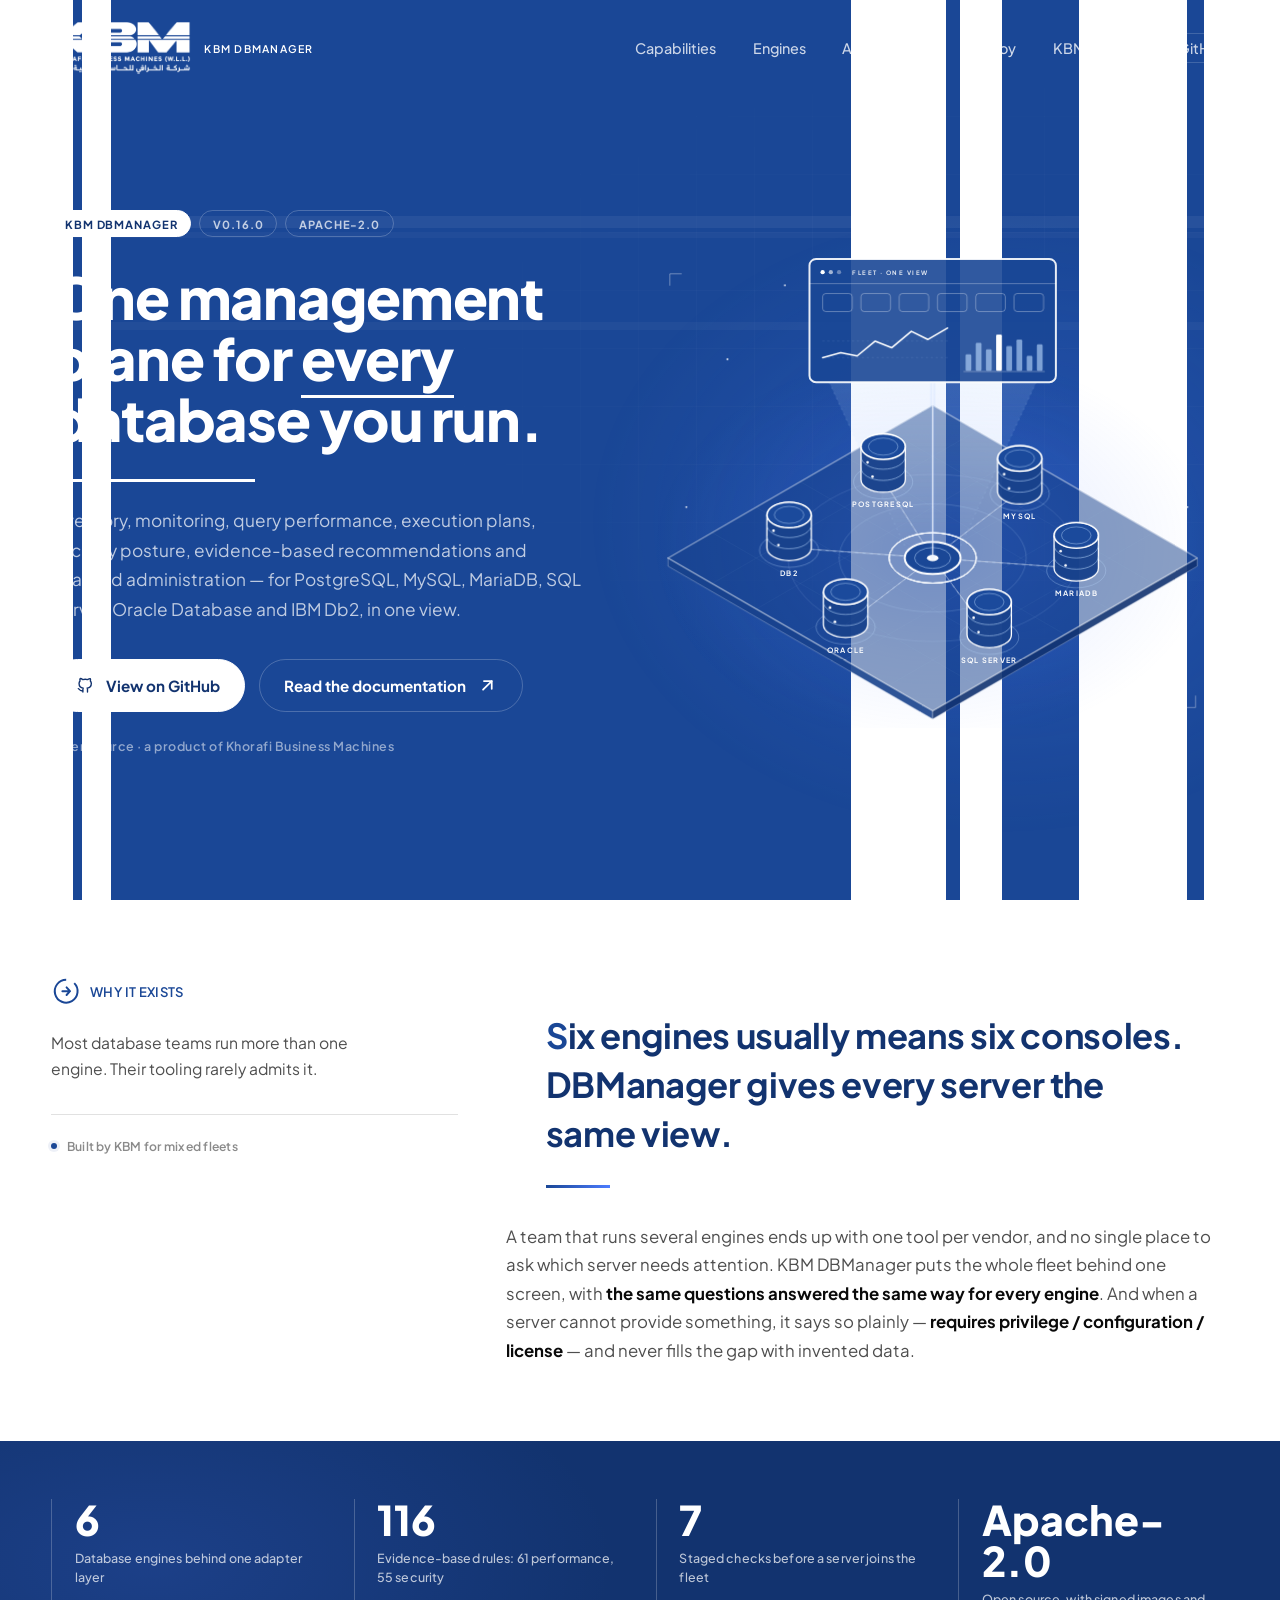
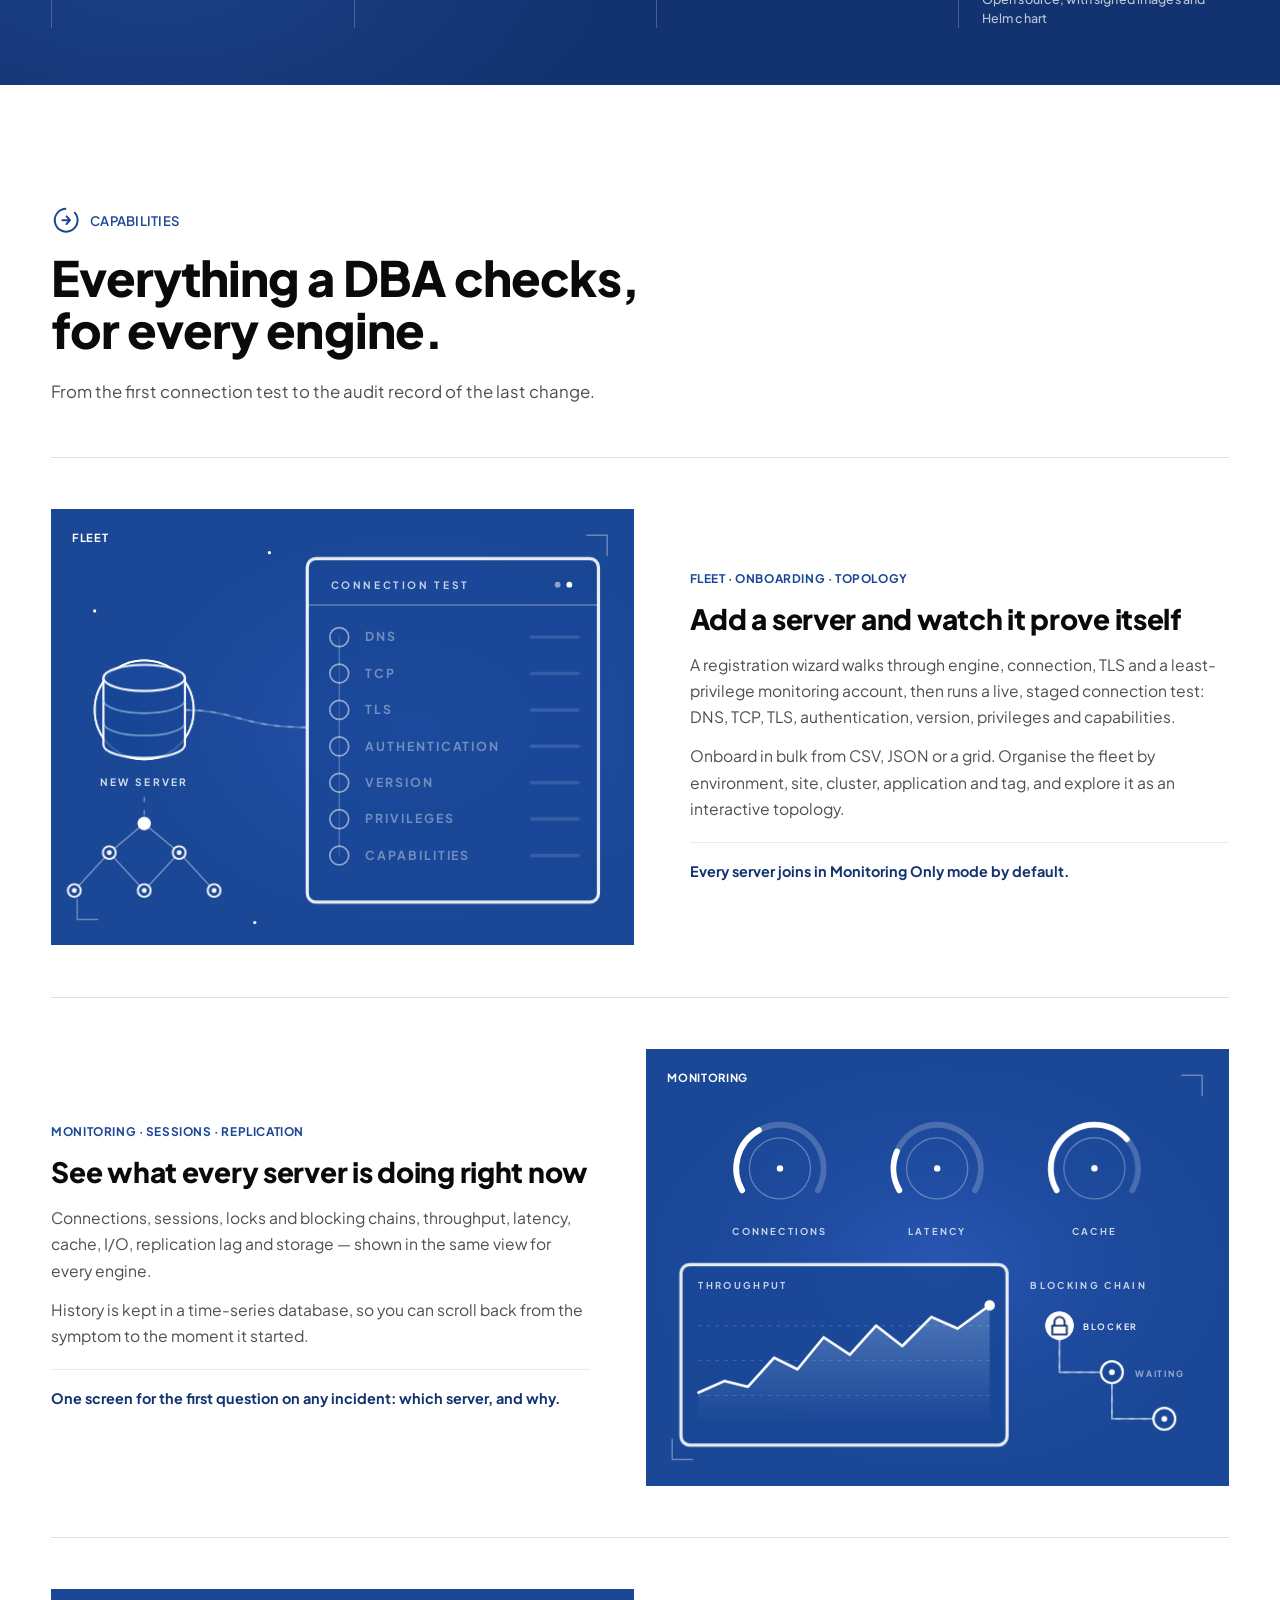
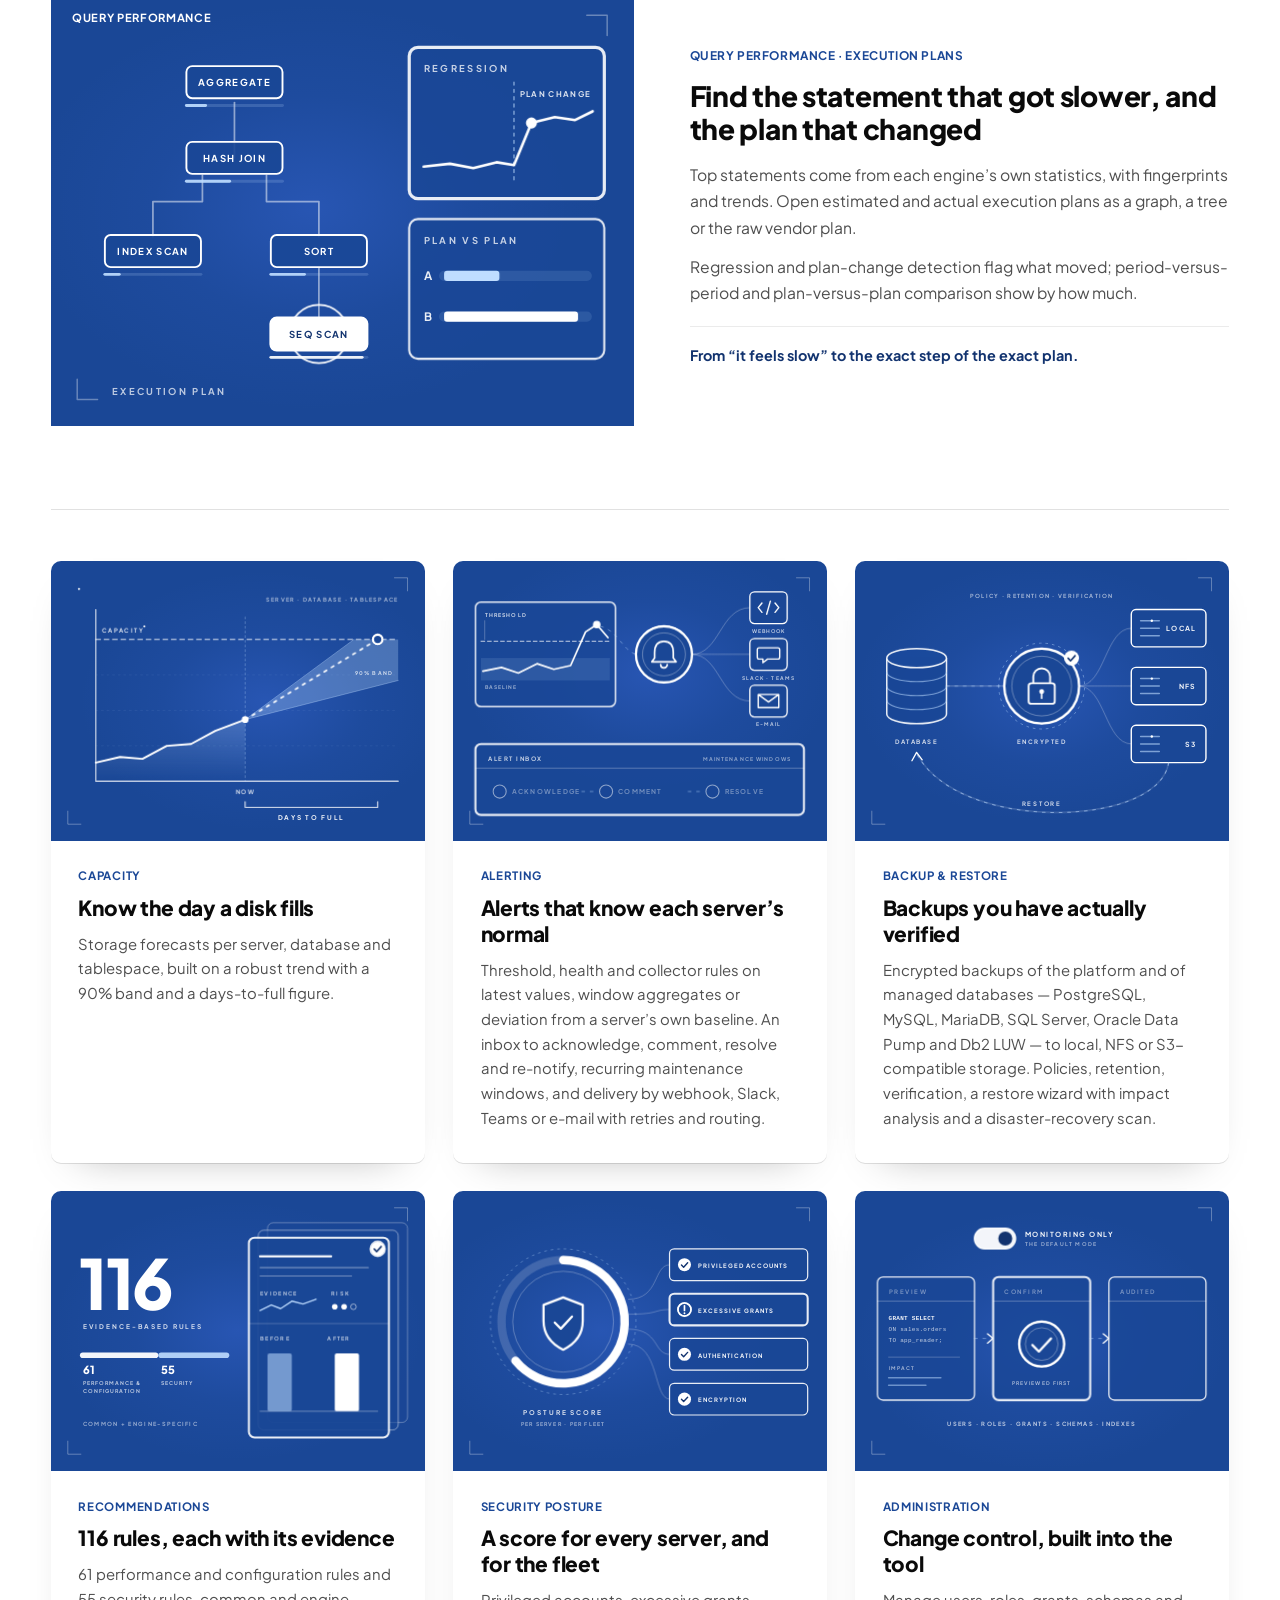
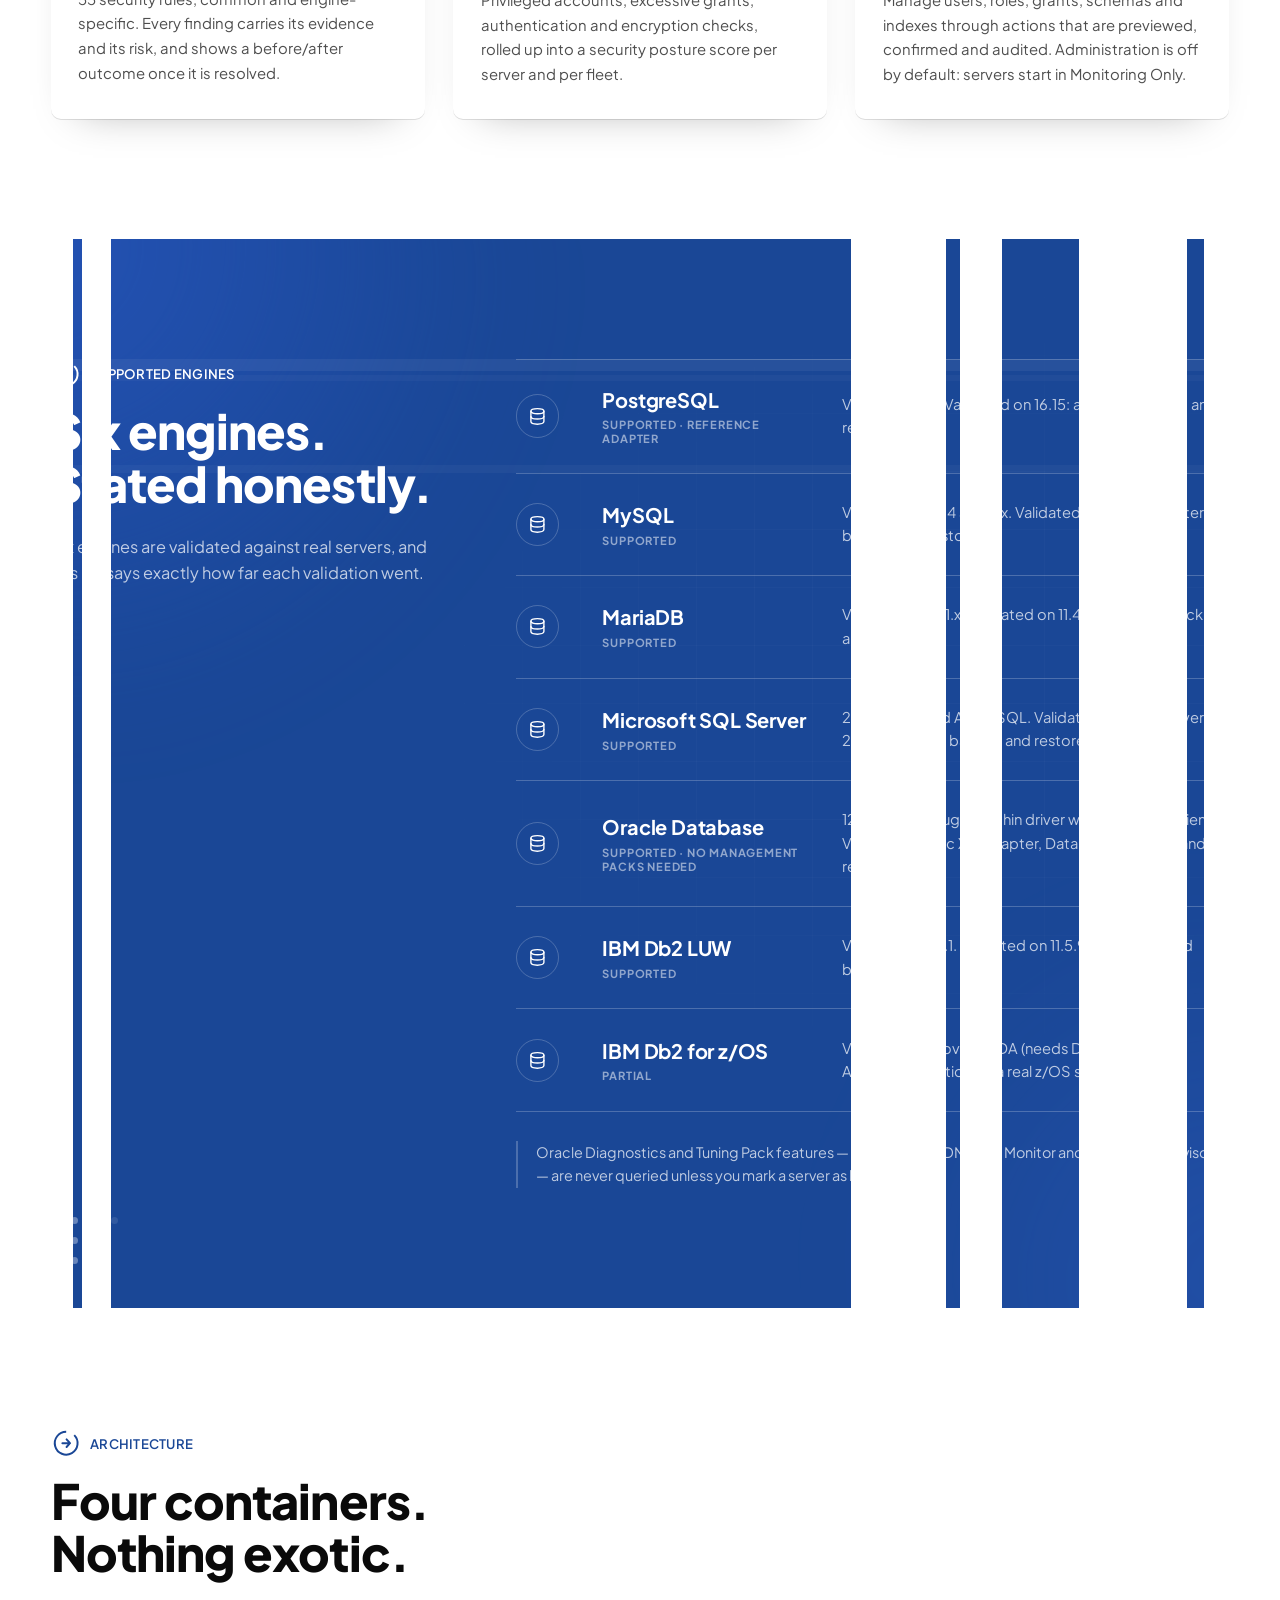
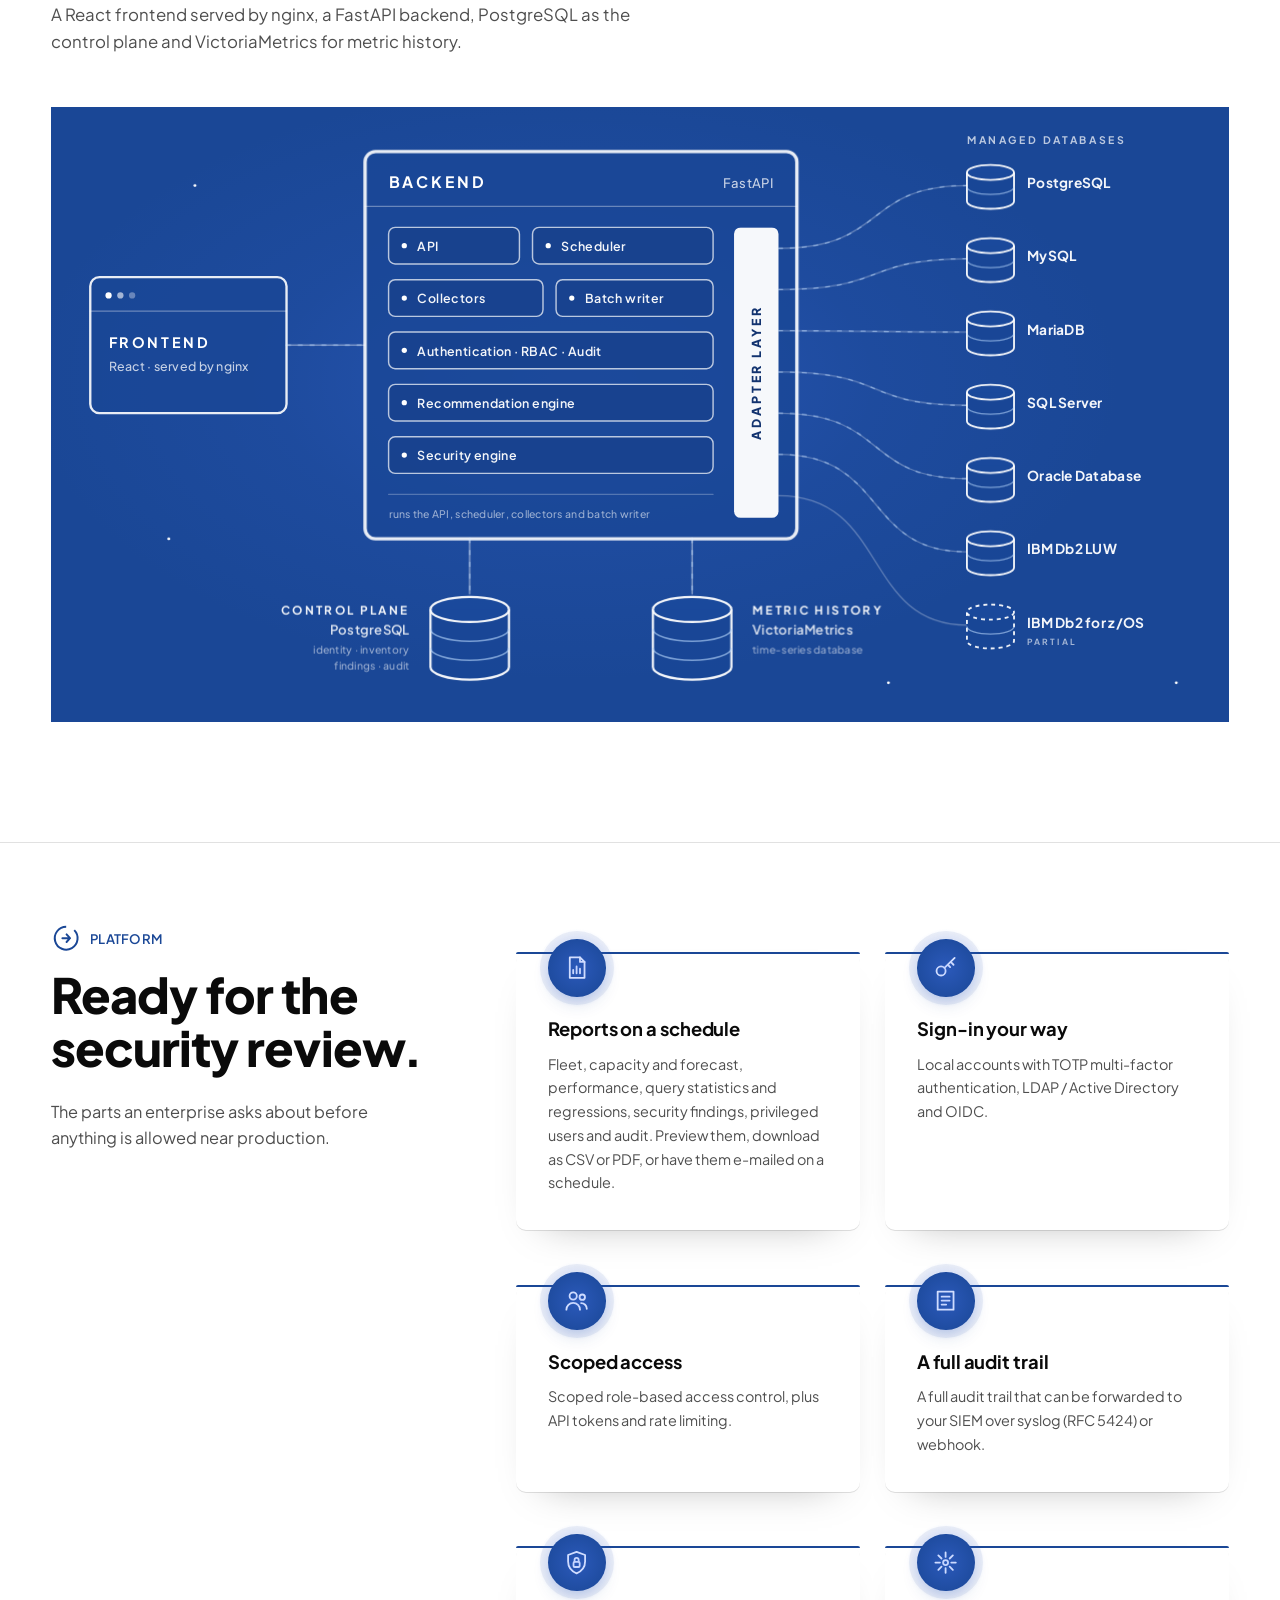
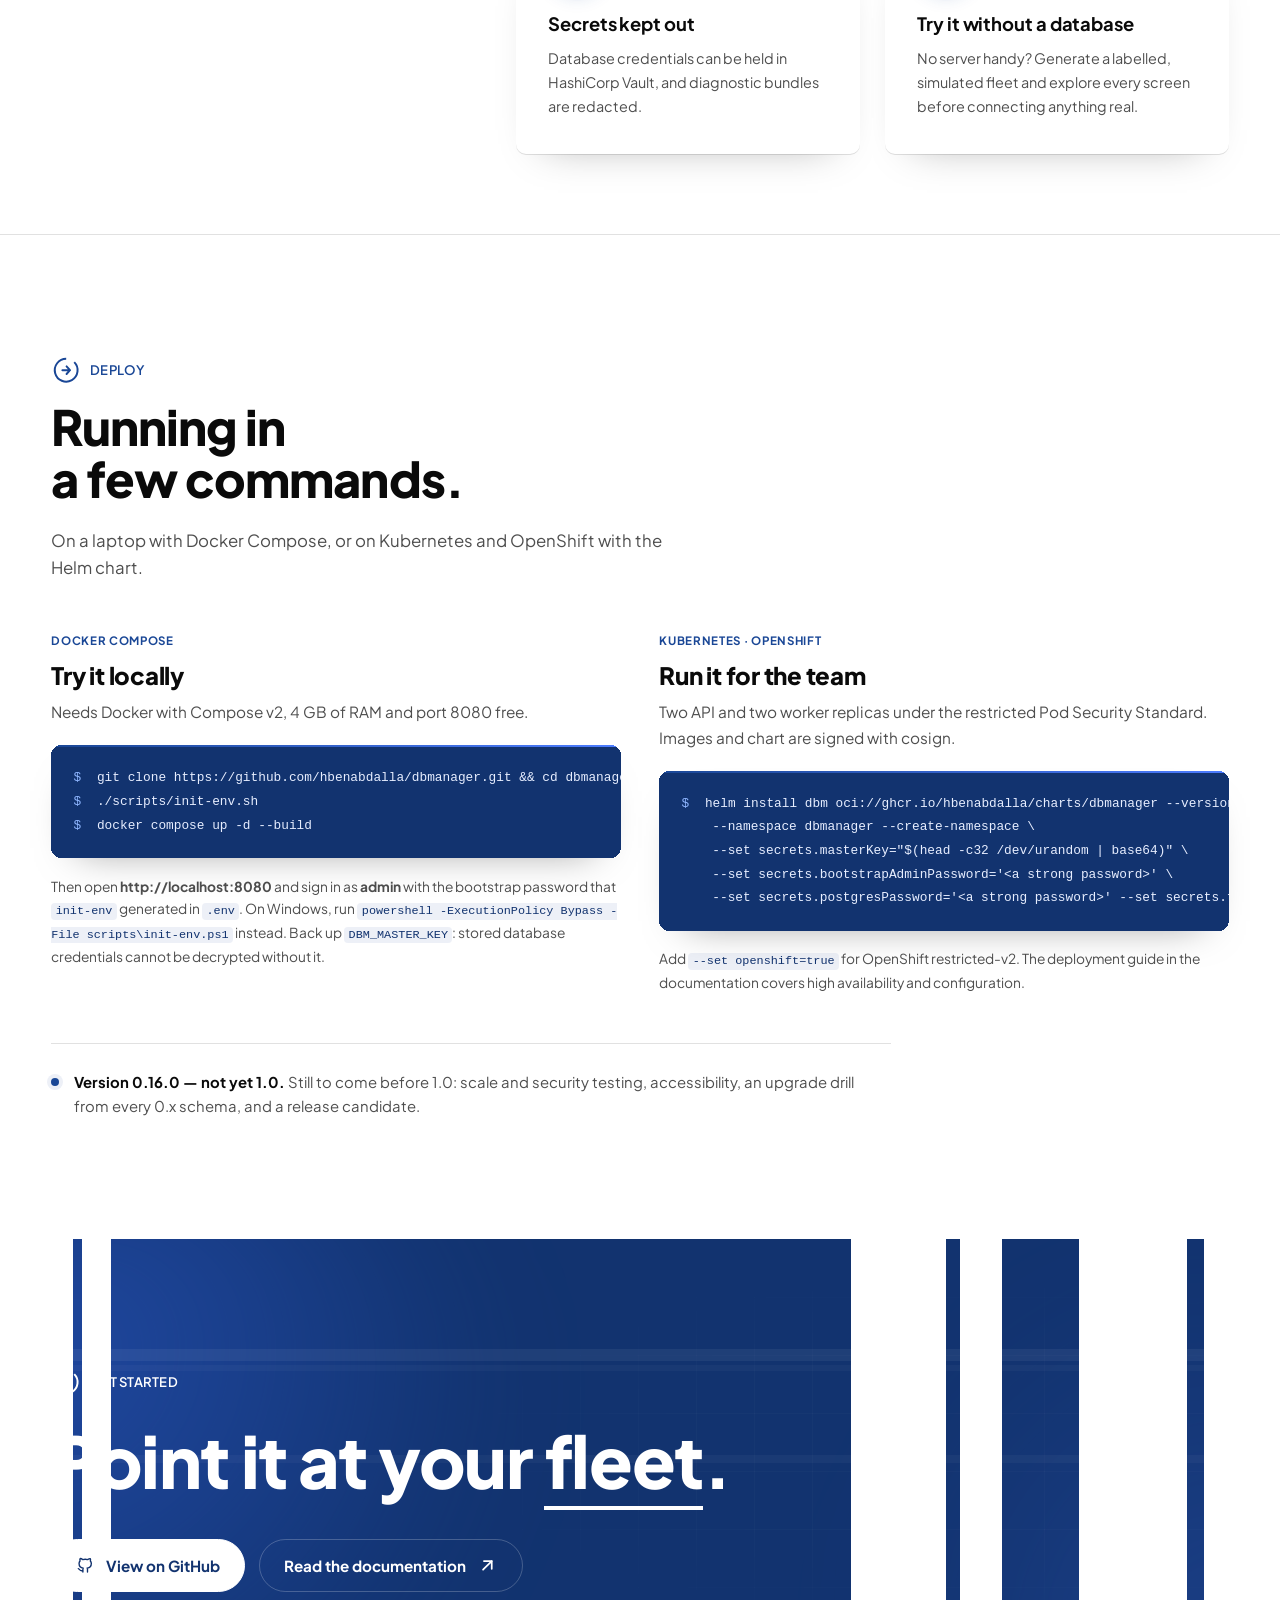
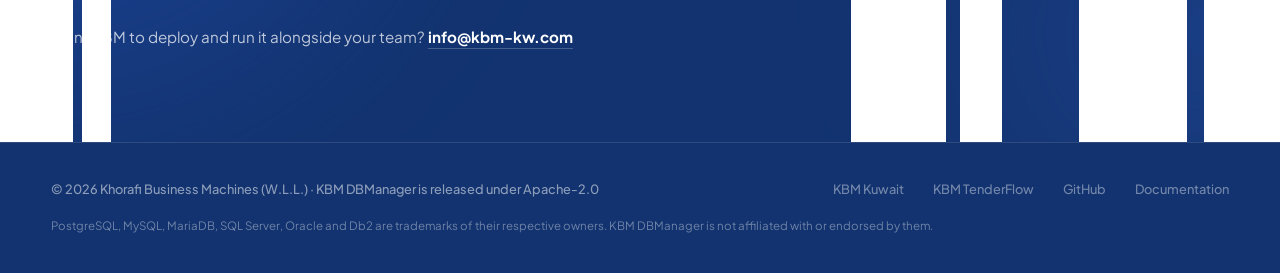
<file: dbmanager.html>
<!DOCTYPE html>
<html lang="en">
<head>
<meta charset="UTF-8">
<meta name="viewport" content="width=device-width, initial-scale=1.0">
<title>KBM DBManager — one management plane for every database</title>
<meta name="description" content="KBM DBManager is one management plane for PostgreSQL, MySQL, MariaDB, SQL Server, Oracle Database and IBM Db2: inventory, monitoring, query performance, security posture, recommendations and guarded administration. Open source, Apache-2.0.">
<link rel="icon" href="data:image/svg+xml,<svg xmlns=%22http://www.w3.org/2000/svg%22 viewBox=%220 0 100 100%22><rect width=%22100%22 height=%22100%22 fill=%22%2312336F%22/><text x=%2250%22 y=%2266%22 font-size=%2255%22 text-anchor=%22middle%22 fill=%22%23FFFFFF%22 font-family=%22sans-serif%22 font-weight=%22800%22>K</text></svg>">
<link rel="stylesheet" href="css/style.css">
<link rel="stylesheet" href="css/product.css">
</head>
<body class="pd">

<div class="scroll-progress" aria-hidden="true"><div class="scroll-progress-bar" id="scrollProgressBar"></div></div>

<!-- Reusable icon defs (referenced via <use>) -->
<svg width="0" height="0" style="position:absolute" aria-hidden="true">
<defs>

  <symbol id="ic-mark" viewBox="0 0 40 40">
    <path d="M30.6 9.4 A15 15 0 1 1 20 5" stroke-linecap="butt"/>
    <path d="M15 20 H25 M20.5 15 L25 20 L20.5 25"/>
  </symbol>

  <symbol id="ic-arrow-diag" viewBox="0 0 24 24">
    <line x1="7" y1="17" x2="17" y2="7"/><polyline points="8,7 17,7 17,16"/>
  </symbol>

  <symbol id="ic-chevron" viewBox="0 0 24 24">
    <path d="M8 4 L18 12 L8 20"/>
  </symbol>

  <symbol id="ic-ai" viewBox="0 0 24 24">
    <circle cx="12" cy="12" r="2.3"/><circle cx="4.5" cy="5.5" r="1.6"/><circle cx="19.5" cy="5.5" r="1.6"/><circle cx="12" cy="20.5" r="1.6"/>
    <line x1="10.3" y1="10.5" x2="5.8" y2="6.8"/><line x1="13.7" y1="10.5" x2="18.2" y2="6.8"/><line x1="12" y1="14.3" x2="12" y2="18.9"/>
  </symbol>

  <symbol id="ic-governance" viewBox="0 0 24 24">
    <path d="M12 2.5 L19.5 5.3 V11 C19.5 15.8 16.3 19.6 12 21.5 C7.7 19.6 4.5 15.8 4.5 11 V5.3 Z"/>
    <path d="M8.3 12 L10.7 14.4 L15.7 9"/>
  </symbol>

  <symbol id="ic-assets" viewBox="0 0 24 24">
    <path d="M4 15.5 A8 8 0 1 1 20 15.5"/><line x1="12" y1="15.5" x2="16" y2="9.5"/><circle cx="12" cy="15.5" r="1.2" fill="currentColor" stroke="none"/>
  </symbol>

  <symbol id="ic-automation" viewBox="0 0 24 24">
    <path d="M4.5 12a7.5 7.5 0 0 1 12.6-5.4"/><path d="M19.5 12a7.5 7.5 0 0 1-12.6 5.4"/>
    <path d="M17.6 3.8 v3.6 h-3.6"/><path d="M6.4 20.2 v-3.6 h3.6"/>
  </symbol>

  <symbol id="ic-integration" viewBox="0 0 24 24">
    <circle cx="4" cy="12" r="1.9"/><circle cx="12" cy="5.5" r="1.9"/><circle cx="12" cy="18.5" r="1.9"/><circle cx="20" cy="12" r="1.9"/>
    <line x1="5.7" y1="11" x2="10.3" y2="6.7"/><line x1="5.7" y1="13" x2="10.3" y2="17.3"/><line x1="13.7" y1="6.7" x2="18.3" y2="11"/><line x1="13.7" y1="17.3" x2="18.3" y2="13"/>
  </symbol>

  <symbol id="ic-modernization" viewBox="0 0 24 24">
    <path d="M12 3 L21 8 L12 13 L3 8 Z"/><path d="M3 12.2 L12 17.2 L21 12.2"/><path d="M3 16.4 L12 21.4 L21 16.4"/>
  </symbol>

  <symbol id="ic-quantum" viewBox="0 0 24 24">
    <circle cx="12" cy="12" r="1.5" fill="currentColor" stroke="none"/>
    <ellipse cx="12" cy="12" rx="9.2" ry="3.6"/>
    <ellipse cx="12" cy="12" rx="9.2" ry="3.6" transform="rotate(60 12 12)"/>
    <ellipse cx="12" cy="12" rx="9.2" ry="3.6" transform="rotate(120 12 12)"/>
  </symbol>

  <symbol id="ic-risk" viewBox="0 0 24 24">
    <path d="M12 2.5 L19.5 5.3 V11 C19.5 15.8 16.3 19.6 12 21.5 C7.7 19.6 4.5 15.8 4.5 11 V5.3 Z"/>
    <rect x="9.3" y="11.3" width="5.4" height="4.6" rx="1"/><path d="M10.2 11.3 V9.6 a1.8 1.8 0 0 1 3.6 0 v1.7"/>
  </symbol>

  <symbol id="ic-leaf" viewBox="0 0 24 24">
    <path d="M5 19 C5 10.5 12 4.5 19.5 4.5 C19.5 12 13.8 19 5 19 Z"/><path d="M5 19 C9 14.8 13 10.8 19.5 4.5"/>
  </symbol>

  <symbol id="ic-bank" viewBox="0 0 24 24">
    <path d="M3 9.5 L12 4 L21 9.5"/><line x1="4" y1="9.5" x2="20" y2="9.5"/>
    <line x1="5.5" y1="9.5" x2="5.5" y2="18"/><line x1="9.5" y1="9.5" x2="9.5" y2="18"/><line x1="14.5" y1="9.5" x2="14.5" y2="18"/><line x1="18.5" y1="9.5" x2="18.5" y2="18"/>
    <line x1="3.5" y1="20" x2="20.5" y2="20"/>
  </symbol>

  <symbol id="ic-exchange" viewBox="0 0 24 24">
    <polyline points="3,15 8,9 12,12 16,6 21,10"/><polyline points="16,6 21,6 21,10"/>
  </symbol>

  <symbol id="ic-drop" viewBox="0 0 24 24">
    <path d="M12 3 C16 8.5 18.5 12 18.5 15 a6.5 6.5 0 0 1-13 0 C5.5 12 8 8.5 12 3Z"/>
  </symbol>

  <symbol id="ic-bolt" viewBox="0 0 24 24">
    <polygon points="13,2 4,14 11,14 9,22 20,9 13,9"/>
  </symbol>

  <symbol id="ic-landmark" viewBox="0 0 24 24">
    <path d="M12 3 L21 8 H3 Z"/><line x1="5" y1="8" x2="5" y2="18"/><line x1="9.5" y1="8" x2="9.5" y2="18"/><line x1="14.5" y1="8" x2="14.5" y2="18"/><line x1="19" y1="8" x2="19" y2="18"/>
    <line x1="3" y1="20" x2="21" y2="20"/>
  </symbol>


  <symbol id="ic-db" viewBox="0 0 24 24">
    <ellipse cx="12" cy="6" rx="7.5" ry="3"/><path d="M4.5 6 V18 a7.5 3 0 0 0 15 0 V6"/><path d="M4.5 12 a7.5 3 0 0 0 15 0"/>
  </symbol>
  <symbol id="ic-report" viewBox="0 0 24 24">
    <path d="M6 3 H15 L19 7 V21 H6 Z"/><path d="M15 3 V7 H19"/><path d="M9 17 V14 M12 17 V11 M15 17 V13"/>
  </symbol>
  <symbol id="ic-key" viewBox="0 0 24 24">
    <circle cx="8" cy="15" r="4"/><path d="M11 12.2 L20 3.5 M16.5 7 L19 9.5 M14 9.5 L16 11.5"/>
  </symbol>
  <symbol id="ic-users" viewBox="0 0 24 24">
    <circle cx="9" cy="8" r="3.2"/><path d="M3 20 a6 6 0 0 1 12 0"/><circle cx="17" cy="9" r="2.4"/><path d="M16 14.2 a5 5 0 0 1 5 5"/>
  </symbol>
  <symbol id="ic-log" viewBox="0 0 24 24">
    <path d="M5 4 H19 V20 H5 Z"/><path d="M8.5 8.5 H15.5 M8.5 12 H15.5 M8.5 15.5 H12.5"/>
  </symbol>
  <symbol id="ic-spark" viewBox="0 0 24 24">
    <path d="M12 3 V7 M12 17 V21 M3 12 H7 M17 12 H21 M5.6 5.6 L8.4 8.4 M15.6 15.6 L18.4 18.4 M18.4 5.6 L15.6 8.4 M8.4 15.6 L5.6 18.4"/><circle cx="12" cy="12" r="2.2"/>
  </symbol>
  <symbol id="ic-github" viewBox="0 0 24 24">
    <path d="M9 19c-4 1.4-4-2-6-2.5M15 21v-3.2c0-1 .1-1.4-.5-2 2.8-.3 5.5-1.4 5.500-6a4.600 4.600 0 0 0-1.300-3.200 4.200 4.200 0 0 0-.1-3.200s-1.100-.3-3.500 1.300a12 12 0 0 0-6.200 0C6.500 3.100 5.400 3.400 5.400 3.400a4.200 4.200 0 0 0-.1 3.200A4.600 4.600 0 0 0 4 9.800c0 4.600 2.700 5.700 5.500 6-.6.600-.6 1.200-.5 2V21"/>
  </symbol>

</defs>
</svg>
<svg class="wi-defs" width="0" height="0" aria-hidden="true" focusable="false"><defs><radialGradient id="wiGlow"><stop offset="0" stop-color="#4C7CFF" stop-opacity="0.5"/><stop offset="0.55" stop-color="#4C7CFF" stop-opacity="0.14"/><stop offset="1" stop-color="#4C7CFF" stop-opacity="0"/></radialGradient><linearGradient id="wiArea" x1="0" y1="0" x2="0" y2="1"><stop offset="0" stop-color="#BFDDFF" stop-opacity="0.32"/><stop offset="1" stop-color="#BFDDFF" stop-opacity="0"/></linearGradient><linearGradient id="wiBeamUp" x1="0" y1="1" x2="0" y2="0"><stop offset="0" stop-color="#BFDDFF" stop-opacity="0"/><stop offset="1" stop-color="#BFDDFF" stop-opacity="0.3"/></linearGradient></defs></svg>

<!-- ================= HEADER ================= -->
<header class="site-header" id="siteHeader">
  <div class="wrap">
    <a href="index.html" class="brand">
      <img src="assets/kbm-logo-white.png" alt="KBM — Khorafi Business Machines">
      <span><small>KBM DBManager</small></span>
    </a>
    <nav class="nav-primary" id="navPrimary">
      <a href="#capabilities">Capabilities</a>
      <a href="#engines">Engines</a>
      <a href="#architecture">Architecture</a>
      <a href="#deploy">Deploy</a>
      <a href="index.html">KBM</a>
      <a href="https://github.com/hbenabdalla/dbmanager" class="nav-cta" target="_blank" rel="noopener">View on GitHub</a>
    </nav>
    <button class="nav-toggle" id="navToggle" aria-label="Toggle menu">
      <span></span><span></span><span></span>
    </button>
  </div>
</header>

<!-- ================= HERO ================= -->
<section class="pd-hero bg-stripes" id="top">
  <div class="tech-glow" aria-hidden="true"></div>
  <div class="tech-grid" aria-hidden="true"></div>
  <div class="edge-stripes" aria-hidden="true"><span class="l1"></span><span class="l2"></span><span class="r1"></span><span class="r2"></span><span class="r3"></span><span class="r4"></span></div>
  <div class="hairlines" aria-hidden="true"><span></span><span></span><span></span></div>
  <div class="wrap">
    <div class="pd-hero-grid">
      <div class="pd-hero-copy">
        <div class="pd-hero-tag"><span>KBM DBManager</span><span>v0.16.0</span><span>Apache-2.0</span></div>
        <h1 class="pd-headline">One management plane for <em>every</em> database you run.</h1>
        <div class="hero-rule" aria-hidden="true"></div>
        <p class="pd-lede">Inventory, monitoring, query performance, execution plans, security posture, evidence-based recommendations and guarded administration &mdash; for PostgreSQL, MySQL, MariaDB, SQL Server, Oracle Database and IBM Db2, in one view.</p>
        <div class="pd-actions">
          <a class="pd-btn" href="https://github.com/hbenabdalla/dbmanager" target="_blank" rel="noopener"><svg class="pd-btn-ic"><use href="#ic-github"/></svg> View on GitHub</a>
          <a class="pd-btn pd-btn--ghost" href="https://db-manager.readthedocs.io/en/latest/" target="_blank" rel="noopener">Read the documentation <span class="cta-arrow"><svg><use href="#ic-arrow-diag"/></svg></span></a>
        </div>
        <p class="pd-hero-foot">Open source &#183; a product of Khorafi Business Machines</p>
      </div>
      <div class="pd-hero-visual wi-stage" data-reveal="fade">
        <svg class="wi-illustration" viewBox="0 0 720 600" preserveAspectRatio="xMidYMid meet" role="img" aria-label="Animated illustration: six database engines on one plane, all feeding a single fleet dashboard" focusable="false"><ellipse class="wi-glow" cx="360" cy="380" rx="340" ry="240" fill="url(#wiGlow)"/><g class="wi-fade" style="--d:0.00s"><path d="M37.8,392.0 L360.0,578.0 L360.0,588.0 L37.8,402.0 Z" fill="#18428C" fill-opacity="0.9" stroke="#FFFFFF" stroke-opacity="0.35"/><path d="M360.0,578.0 L682.2,392.0 L682.2,402.0 L360.0,588.0 Z" fill="#113270" fill-opacity="0.9" stroke="#FFFFFF" stroke-opacity="0.35"/><path d="M360.0,206.0 L682.2,392.0 L360.0,578.0 L37.8,392.0 Z" fill="#16408A" fill-opacity="0.5"/></g><path class="wi-draw" d="M360.0,206.0 L682.2,392.0 L360.0,578.0 L37.8,392.0 Z" fill="none" stroke="#FFFFFF" stroke-width="1.3" opacity="0.6" stroke-linecap="round" stroke-linejoin="round" pathLength="1" style="--d:0.05s;--t:1.30s"/><g class="wi-fade" style="--d:0.40s"><path d="M413.7,237.0 L91.5,423.0 M306.3,237.0 L628.5,423.0 M467.4,268.0 L145.2,454.0 M252.6,268.0 L574.8,454.0 M521.1,299.0 L198.9,485.0 M198.9,299.0 L521.1,485.0 M574.8,330.0 L252.6,516.0 M145.2,330.0 L467.4,516.0 M628.5,361.0 L306.3,547.0 M91.5,361.0 L413.7,547.0" fill="none" stroke="#BFDDFF" stroke-width="0.7" opacity="0.09" stroke-linecap="round" stroke-linejoin="round"/></g><path class="wi-draw" d="M306.9,392.0 a53.1,30.7 0 1 0 106.3,0 a53.1,30.7 0 1 0 -106.3,0" fill="none" stroke="#BFDDFF" stroke-width="1" opacity="0.3" stroke-linecap="round" stroke-linejoin="round" pathLength="1" style="--d:0.40s;--t:1.10s"/><path class="wi-draw" d="M246.1,392.0 a113.9,65.8 0 1 0 227.8,0 a113.9,65.8 0 1 0 -227.8,0" fill="none" stroke="#BFDDFF" stroke-width="1" opacity="0.24" stroke-linecap="round" stroke-linejoin="round" pathLength="1" style="--d:0.52s;--t:1.10s"/><path class="wi-draw" d="M183.9,392.0 a176.1,101.7 0 1 0 352.3,0 a176.1,101.7 0 1 0 -352.3,0" fill="none" stroke="#BFDDFF" stroke-width="1" opacity="0.18" stroke-linecap="round" stroke-linejoin="round" pathLength="1" style="--d:0.64s;--t:1.10s"/><g class="wi-fade" style="--d:1.40s"><ellipse class="wi-pulse" cx="360.0" cy="392.0" rx="53.1" ry="30.7" fill="none" stroke="#FFFFFF" stroke-width="1.2" style="--dur:3.60s;--d:0.00s;--s:3.2"/><ellipse class="wi-pulse" cx="360.0" cy="392.0" rx="53.1" ry="30.7" fill="none" stroke="#FFFFFF" stroke-width="1.2" style="--dur:3.60s;--d:-1.20s;--s:3.2"/><ellipse class="wi-pulse" cx="360.0" cy="392.0" rx="53.1" ry="30.7" fill="none" stroke="#FFFFFF" stroke-width="1.2" style="--dur:3.60s;--d:-2.40s;--s:3.2"/></g><path class="wi-draw" d="M299.7,296.4 L360.0,392.0" fill="none" stroke="#FFFFFF" stroke-width="1.2" opacity="0.45" stroke-linecap="round" stroke-linejoin="round" pathLength="1" style="--d:0.60s;--t:0.70s"/><g class="wi-fade" style="--d:1.50s"><path class="wi-march" d="M299.7,296.4 L360.0,392.0" fill="none" stroke="#BFDDFF" stroke-width="1" opacity="0.5" stroke-linecap="round" stroke-linejoin="round" style="--dur:1.40s"/><path class="wi-comet" d="M299.7,296.4 L360.0,392.0" pathLength="100" stroke="#8FB6FF" stroke-width="5.800000000000001" opacity="0.22" style="--dur:2.00s;--d:0.00s;--len:10;--end:-180"/><path class="wi-comet" d="M299.7,296.4 L360.0,392.0" pathLength="100" stroke="#FFFFFF" stroke-width="2.2" style="--dur:2.00s;--d:0.00s;--len:10;--end:-180"/></g><path class="wi-draw" d="M466.0,310.8 L360.0,392.0" fill="none" stroke="#FFFFFF" stroke-width="1.2" opacity="0.45" stroke-linecap="round" stroke-linejoin="round" pathLength="1" style="--d:0.66s;--t:0.70s"/><g class="wi-fade" style="--d:1.50s"><path class="wi-march" d="M466.0,310.8 L360.0,392.0" fill="none" stroke="#BFDDFF" stroke-width="1" opacity="0.5" stroke-linecap="round" stroke-linejoin="round" style="--dur:1.60s"/><path class="wi-comet" d="M466.0,310.8 L360.0,392.0" pathLength="100" stroke="#8FB6FF" stroke-width="5.800000000000001" opacity="0.22" style="--dur:2.40s;--d:-0.55s;--len:10;--end:-180"/><path class="wi-comet" d="M466.0,310.8 L360.0,392.0" pathLength="100" stroke="#FFFFFF" stroke-width="2.2" style="--dur:2.40s;--d:-0.55s;--len:10;--end:-180"/></g><path class="wi-draw" d="M534.8,404.4 L360.0,392.0" fill="none" stroke="#FFFFFF" stroke-width="1.2" opacity="0.45" stroke-linecap="round" stroke-linejoin="round" pathLength="1" style="--d:0.72s;--t:0.70s"/><g class="wi-fade" style="--d:1.50s"><path class="wi-march" d="M534.8,404.4 L360.0,392.0" fill="none" stroke="#BFDDFF" stroke-width="1" opacity="0.5" stroke-linecap="round" stroke-linejoin="round" style="--dur:1.80s"/><path class="wi-comet" d="M534.8,404.4 L360.0,392.0" pathLength="100" stroke="#8FB6FF" stroke-width="5.800000000000001" opacity="0.22" style="--dur:2.80s;--d:-1.10s;--len:10;--end:-180"/><path class="wi-comet" d="M534.8,404.4 L360.0,392.0" pathLength="100" stroke="#FFFFFF" stroke-width="2.2" style="--dur:2.80s;--d:-1.10s;--len:10;--end:-180"/></g><path class="wi-draw" d="M428.8,485.6 L360.0,392.0" fill="none" stroke="#FFFFFF" stroke-width="1.2" opacity="0.45" stroke-linecap="round" stroke-linejoin="round" pathLength="1" style="--d:0.78s;--t:0.70s"/><g class="wi-fade" style="--d:1.50s"><path class="wi-march" d="M428.8,485.6 L360.0,392.0" fill="none" stroke="#BFDDFF" stroke-width="1" opacity="0.5" stroke-linecap="round" stroke-linejoin="round" style="--dur:1.40s"/><path class="wi-comet" d="M428.8,485.6 L360.0,392.0" pathLength="100" stroke="#8FB6FF" stroke-width="5.800000000000001" opacity="0.22" style="--dur:2.00s;--d:-1.65s;--len:10;--end:-180"/><path class="wi-comet" d="M428.8,485.6 L360.0,392.0" pathLength="100" stroke="#FFFFFF" stroke-width="2.2" style="--dur:2.00s;--d:-1.65s;--len:10;--end:-180"/></g><path class="wi-draw" d="M254.0,473.2 L360.0,392.0" fill="none" stroke="#FFFFFF" stroke-width="1.2" opacity="0.45" stroke-linecap="round" stroke-linejoin="round" pathLength="1" style="--d:0.84s;--t:0.70s"/><g class="wi-fade" style="--d:1.50s"><path class="wi-march" d="M254.0,473.2 L360.0,392.0" fill="none" stroke="#BFDDFF" stroke-width="1" opacity="0.5" stroke-linecap="round" stroke-linejoin="round" style="--dur:1.60s"/><path class="wi-comet" d="M254.0,473.2 L360.0,392.0" pathLength="100" stroke="#8FB6FF" stroke-width="5.800000000000001" opacity="0.22" style="--dur:2.40s;--d:-2.20s;--len:10;--end:-180"/><path class="wi-comet" d="M254.0,473.2 L360.0,392.0" pathLength="100" stroke="#FFFFFF" stroke-width="2.2" style="--dur:2.40s;--d:-2.20s;--len:10;--end:-180"/></g><path class="wi-draw" d="M185.2,379.6 L360.0,392.0" fill="none" stroke="#FFFFFF" stroke-width="1.2" opacity="0.45" stroke-linecap="round" stroke-linejoin="round" pathLength="1" style="--d:0.90s;--t:0.70s"/><g class="wi-fade" style="--d:1.50s"><path class="wi-march" d="M185.2,379.6 L360.0,392.0" fill="none" stroke="#BFDDFF" stroke-width="1" opacity="0.5" stroke-linecap="round" stroke-linejoin="round" style="--dur:1.80s"/><path class="wi-comet" d="M185.2,379.6 L360.0,392.0" pathLength="100" stroke="#8FB6FF" stroke-width="5.800000000000001" opacity="0.22" style="--dur:2.80s;--d:-2.75s;--len:10;--end:-180"/><path class="wi-comet" d="M185.2,379.6 L360.0,392.0" pathLength="100" stroke="#FFFFFF" stroke-width="2.2" style="--dur:2.80s;--d:-2.75s;--len:10;--end:-180"/></g><g class="wi-pop" style="--d:0.90s"><ellipse cx="360.0" cy="392.0" rx="34" ry="19.6" fill="#1A4796" stroke="#FFFFFF" stroke-width="2.4"/><ellipse cx="360.0" cy="392.0" rx="22" ry="12.7" fill="none" stroke="#BFDDFF" stroke-width="1" opacity="0.6"/><ellipse cx="360.0" cy="392.0" rx="7" ry="4" fill="#FFFFFF"/></g><g class="wi-fade" style="--d:1.50s"><path d="M234.0,178 L330.0,386.0 M486.0,178 L390.0,386.0" stroke="#BFDDFF" stroke-width="0.9" opacity="0.3" stroke-dasharray="2 5" fill="none"/><path d="M234.0,178 L330.0,386.0 L390.0,386.0 L486.0,178 Z" fill="url(#wiBeamUp)" opacity="0.5"/></g><path class="wi-draw" d="M360.0,392.0 V178" fill="none" stroke="#FFFFFF" stroke-width="1.6" opacity="0.85" stroke-linecap="round" stroke-linejoin="round" pathLength="1" style="--d:1.10s;--t:0.80s"/><g class="wi-fade" style="--d:1.70s"><path d="M360.0,392.0 V178" fill="none" stroke="#8FB6FF" stroke-width="6" opacity="0.12" stroke-linecap="round" stroke-linejoin="round"/><path class="wi-comet" d="M360.0,392.0 V178" pathLength="100" stroke="#8FB6FF" stroke-width="6.2" opacity="0.22" style="--dur:1.60s;--d:0.00s;--len:14;--end:-220"/><path class="wi-comet" d="M360.0,392.0 V178" pathLength="100" stroke="#FFFFFF" stroke-width="2.6" style="--dur:1.60s;--d:0.00s;--len:14;--end:-220"/><path class="wi-comet" d="M360.0,392.0 V178" pathLength="100" stroke="#8FB6FF" stroke-width="6.2" opacity="0.22" style="--dur:1.60s;--d:-0.80s;--len:14;--end:-220"/><path class="wi-comet" d="M360.0,392.0 V178" pathLength="100" stroke="#FFFFFF" stroke-width="2.6" style="--dur:1.60s;--d:-0.80s;--len:14;--end:-220"/></g><g class="wi-pop" style="--d:0.80s"><ellipse cx="299.7" cy="299.4" rx="36" ry="20.8" fill="none" stroke="#BFDDFF" stroke-width="1" opacity="0.4"/><path d="M272.7,256.4 V296.4 a27,15.6 0 0 0 54,0 V256.4" fill="#18428C" fill-opacity="0.96" stroke="#FFFFFF" stroke-width="1.6"/><path d="M272.7,282.0 a27,15.6 0 0 0 54,0" fill="none" stroke="#BFDDFF" stroke-width="1" opacity="0.65"/><path d="M272.7,268.4 a27,15.6 0 0 0 54,0" fill="none" stroke="#BFDDFF" stroke-width="1" opacity="0.65"/><ellipse cx="299.7" cy="256.4" rx="27" ry="15.6" fill="#1B4A9C" stroke="#FFFFFF" stroke-width="1.6"/><ellipse cx="299.7" cy="256.4" rx="18" ry="10.4" fill="none" stroke="#BFDDFF" stroke-width="0.9" opacity="0.6"/><circle class="wi-twinkle" cx="280.7" cy="275.6" r="1.6" fill="#FFFFFF" style="--dur:1.80s;--d:0.00s"/><circle class="wi-twinkle" cx="286.7" cy="293.0" r="1.6" fill="#FFFFFF" style="--dur:2.40s;--d:0.00s"/></g><g class="wi-fade" style="--d:1.30s"><text x="299.7" y="330.4" font-size="9" letter-spacing="1.6" opacity="0.95" text-anchor="middle" style="font-weight:700">POSTGRESQL</text></g><g class="wi-fade" style="--d:1.60s"><ellipse class="wi-pulse" cx="299.7" cy="256.4" rx="27" ry="15.6" fill="none" stroke="#FFFFFF" stroke-width="1.1" style="--dur:3.00s;--d:0.00s;--s:1.5"/></g><g class="wi-pop" style="--d:0.89s"><ellipse cx="466.0" cy="313.8" rx="36" ry="20.8" fill="none" stroke="#BFDDFF" stroke-width="1" opacity="0.4"/><path d="M439.0,270.8 V310.8 a27,15.6 0 0 0 54,0 V270.8" fill="#18428C" fill-opacity="0.96" stroke="#FFFFFF" stroke-width="1.6"/><path d="M439.0,296.4 a27,15.6 0 0 0 54,0" fill="none" stroke="#BFDDFF" stroke-width="1" opacity="0.65"/><path d="M439.0,282.8 a27,15.6 0 0 0 54,0" fill="none" stroke="#BFDDFF" stroke-width="1" opacity="0.65"/><ellipse cx="466.0" cy="270.8" rx="27" ry="15.6" fill="#1B4A9C" stroke="#FFFFFF" stroke-width="1.6"/><ellipse cx="466.0" cy="270.8" rx="18" ry="10.4" fill="none" stroke="#BFDDFF" stroke-width="0.9" opacity="0.6"/><circle class="wi-twinkle" cx="447.0" cy="290.0" r="1.6" fill="#FFFFFF" style="--dur:2.10s;--d:-0.50s"/><circle class="wi-twinkle" cx="453.0" cy="307.4" r="1.6" fill="#FFFFFF" style="--dur:2.60s;--d:-0.90s"/></g><g class="wi-fade" style="--d:1.36s"><text x="466.0" y="344.8" font-size="9" letter-spacing="1.6" opacity="0.95" text-anchor="middle" style="font-weight:700">MYSQL</text></g><g class="wi-fade" style="--d:1.60s"><ellipse class="wi-pulse" cx="466.0" cy="270.8" rx="27" ry="15.6" fill="none" stroke="#FFFFFF" stroke-width="1.1" style="--dur:3.00s;--d:-0.50s;--s:1.5"/></g><g class="wi-pop" style="--d:0.98s"><ellipse cx="185.2" cy="382.6" rx="36" ry="20.8" fill="none" stroke="#BFDDFF" stroke-width="1" opacity="0.4"/><path d="M158.2,339.6 V379.6 a27,15.6 0 0 0 54,0 V339.6" fill="#18428C" fill-opacity="0.96" stroke="#FFFFFF" stroke-width="1.6"/><path d="M158.2,365.2 a27,15.6 0 0 0 54,0" fill="none" stroke="#BFDDFF" stroke-width="1" opacity="0.65"/><path d="M158.2,351.6 a27,15.6 0 0 0 54,0" fill="none" stroke="#BFDDFF" stroke-width="1" opacity="0.65"/><ellipse cx="185.2" cy="339.6" rx="27" ry="15.6" fill="#1B4A9C" stroke="#FFFFFF" stroke-width="1.6"/><ellipse cx="185.2" cy="339.6" rx="18" ry="10.4" fill="none" stroke="#BFDDFF" stroke-width="0.9" opacity="0.6"/><circle class="wi-twinkle" cx="166.2" cy="358.8" r="1.6" fill="#FFFFFF" style="--dur:3.30s;--d:-2.50s"/><circle class="wi-twinkle" cx="172.2" cy="376.2" r="1.6" fill="#FFFFFF" style="--dur:3.40s;--d:-4.50s"/></g><g class="wi-fade" style="--d:1.42s"><text x="185.2" y="413.6" font-size="9" letter-spacing="1.6" opacity="0.95" text-anchor="middle" style="font-weight:700">DB2</text></g><g class="wi-fade" style="--d:1.60s"><ellipse class="wi-pulse" cx="185.2" cy="339.6" rx="27" ry="15.6" fill="none" stroke="#FFFFFF" stroke-width="1.1" style="--dur:3.00s;--d:-2.50s;--s:1.5"/></g><g class="wi-pop" style="--d:1.07s"><ellipse cx="534.8" cy="407.4" rx="36" ry="20.8" fill="none" stroke="#BFDDFF" stroke-width="1" opacity="0.4"/><path d="M507.8,364.4 V404.4 a27,15.6 0 0 0 54,0 V364.4" fill="#18428C" fill-opacity="0.96" stroke="#FFFFFF" stroke-width="1.6"/><path d="M507.8,390.0 a27,15.6 0 0 0 54,0" fill="none" stroke="#BFDDFF" stroke-width="1" opacity="0.65"/><path d="M507.8,376.4 a27,15.6 0 0 0 54,0" fill="none" stroke="#BFDDFF" stroke-width="1" opacity="0.65"/><ellipse cx="534.8" cy="364.4" rx="27" ry="15.6" fill="#1B4A9C" stroke="#FFFFFF" stroke-width="1.6"/><ellipse cx="534.8" cy="364.4" rx="18" ry="10.4" fill="none" stroke="#BFDDFF" stroke-width="0.9" opacity="0.6"/><circle class="wi-twinkle" cx="515.8" cy="383.6" r="1.6" fill="#FFFFFF" style="--dur:2.40s;--d:-1.00s"/><circle class="wi-twinkle" cx="521.8" cy="401.0" r="1.6" fill="#FFFFFF" style="--dur:2.80s;--d:-1.80s"/></g><g class="wi-fade" style="--d:1.48s"><text x="534.8" y="438.4" font-size="9" letter-spacing="1.6" opacity="0.95" text-anchor="middle" style="font-weight:700">MARIADB</text></g><g class="wi-fade" style="--d:1.60s"><ellipse class="wi-pulse" cx="534.8" cy="364.4" rx="27" ry="15.6" fill="none" stroke="#FFFFFF" stroke-width="1.1" style="--dur:3.00s;--d:-1.00s;--s:1.5"/></g><g class="wi-pop" style="--d:1.16s"><ellipse cx="254.0" cy="476.2" rx="36" ry="20.8" fill="none" stroke="#BFDDFF" stroke-width="1" opacity="0.4"/><path d="M227.0,433.2 V473.2 a27,15.6 0 0 0 54,0 V433.2" fill="#18428C" fill-opacity="0.96" stroke="#FFFFFF" stroke-width="1.6"/><path d="M227.0,458.8 a27,15.6 0 0 0 54,0" fill="none" stroke="#BFDDFF" stroke-width="1" opacity="0.65"/><path d="M227.0,445.2 a27,15.6 0 0 0 54,0" fill="none" stroke="#BFDDFF" stroke-width="1" opacity="0.65"/><ellipse cx="254.0" cy="433.2" rx="27" ry="15.6" fill="#1B4A9C" stroke="#FFFFFF" stroke-width="1.6"/><ellipse cx="254.0" cy="433.2" rx="18" ry="10.4" fill="none" stroke="#BFDDFF" stroke-width="0.9" opacity="0.6"/><circle class="wi-twinkle" cx="235.0" cy="452.4" r="1.6" fill="#FFFFFF" style="--dur:3.00s;--d:-2.00s"/><circle class="wi-twinkle" cx="241.0" cy="469.8" r="1.6" fill="#FFFFFF" style="--dur:3.20s;--d:-3.60s"/></g><g class="wi-fade" style="--d:1.54s"><text x="254.0" y="507.2" font-size="9" letter-spacing="1.6" opacity="0.95" text-anchor="middle" style="font-weight:700">ORACLE</text></g><g class="wi-fade" style="--d:1.60s"><ellipse class="wi-pulse" cx="254.0" cy="433.2" rx="27" ry="15.6" fill="none" stroke="#FFFFFF" stroke-width="1.1" style="--dur:3.00s;--d:-2.00s;--s:1.5"/></g><g class="wi-pop" style="--d:1.25s"><ellipse cx="428.8" cy="488.6" rx="36" ry="20.8" fill="none" stroke="#BFDDFF" stroke-width="1" opacity="0.4"/><path d="M401.8,445.6 V485.6 a27,15.6 0 0 0 54,0 V445.6" fill="#18428C" fill-opacity="0.96" stroke="#FFFFFF" stroke-width="1.6"/><path d="M401.8,471.2 a27,15.6 0 0 0 54,0" fill="none" stroke="#BFDDFF" stroke-width="1" opacity="0.65"/><path d="M401.8,457.6 a27,15.6 0 0 0 54,0" fill="none" stroke="#BFDDFF" stroke-width="1" opacity="0.65"/><ellipse cx="428.8" cy="445.6" rx="27" ry="15.6" fill="#1B4A9C" stroke="#FFFFFF" stroke-width="1.6"/><ellipse cx="428.8" cy="445.6" rx="18" ry="10.4" fill="none" stroke="#BFDDFF" stroke-width="0.9" opacity="0.6"/><circle class="wi-twinkle" cx="409.8" cy="464.8" r="1.6" fill="#FFFFFF" style="--dur:2.70s;--d:-1.50s"/><circle class="wi-twinkle" cx="415.8" cy="482.2" r="1.6" fill="#FFFFFF" style="--dur:3.00s;--d:-2.70s"/></g><g class="wi-fade" style="--d:1.60s"><text x="428.8" y="519.6" font-size="9" letter-spacing="1.6" opacity="0.95" text-anchor="middle" style="font-weight:700">SQL SERVER</text></g><g class="wi-fade" style="--d:1.60s"><ellipse class="wi-pulse" cx="428.8" cy="445.6" rx="27" ry="15.6" fill="none" stroke="#FFFFFF" stroke-width="1.1" style="--dur:3.00s;--d:-1.50s;--s:1.5"/></g><g class="wi-pop" style="--d:1.20s"><path d="M218.0,28 H502.0 a8,8 0 0 1 8,8 V170 a8,8 0 0 1 -8,8 H218.0 a8,8 0 0 1 -8,-8 V36 a8,8 0 0 1 8,-8 Z" fill="#1A4796" fill-opacity="0.9" stroke="#FFFFFF" stroke-width="2.4" stroke-opacity="0.9"/><circle cx="226.0" cy="44" r="2.6" fill="#FFFFFF"/><circle cx="236.0" cy="44" r="2.6" fill="#FFFFFF" opacity="0.6"/><circle cx="246.0" cy="44" r="2.6" fill="#FFFFFF" opacity="0.35"/><text x="262.0" y="47.0" font-size="7.4" letter-spacing="1.8" opacity="0.85" text-anchor="start" style="font-weight:700">FLEET &#183; ONE VIEW</text><path d="M210.0,58 H510.0" fill="none" stroke="#FFFFFF" stroke-width="1" opacity="0.35" stroke-linecap="round" stroke-linejoin="round"/></g><g class="wi-fade" style="--d:1.60s"><path d="M230.0,70 H258.0 a4,4 0 0 1 4,4 V88 a4,4 0 0 1 -4,4 H230.0 a4,4 0 0 1 -4,-4 V74 a4,4 0 0 1 4,-4 Z" fill="none" stroke="#FFFFFF" stroke-width="1" opacity="0.4"/><g class="wi-step" style="--dur:7.00s;--d:1.40s"><path d="M230.0,70 H258.0 a4,4 0 0 1 4,4 V88 a4,4 0 0 1 -4,4 H230.0 a4,4 0 0 1 -4,-4 V74 a4,4 0 0 1 4,-4 Z" fill="#FFFFFF" fill-opacity="0.14" stroke="#FFFFFF" stroke-width="1.3"/><circle cx="244.0" cy="81" r="5.5" fill="#FFFFFF"/><path d="M241.5,81.2 l1.8,1.9 l3.4,-3.7" fill="none" stroke="#12336F" stroke-width="1.3" stroke-linecap="round" stroke-linejoin="round"/></g></g><g class="wi-fade" style="--d:1.60s"><path d="M276.6,70 H304.6 a4,4 0 0 1 4,4 V88 a4,4 0 0 1 -4,4 H276.6 a4,4 0 0 1 -4,-4 V74 a4,4 0 0 1 4,-4 Z" fill="none" stroke="#FFFFFF" stroke-width="1" opacity="0.4"/><g class="wi-step" style="--dur:7.00s;--d:1.90s"><path d="M276.6,70 H304.6 a4,4 0 0 1 4,4 V88 a4,4 0 0 1 -4,4 H276.6 a4,4 0 0 1 -4,-4 V74 a4,4 0 0 1 4,-4 Z" fill="#FFFFFF" fill-opacity="0.14" stroke="#FFFFFF" stroke-width="1.3"/><circle cx="290.6" cy="81" r="5.5" fill="#FFFFFF"/><path d="M288.1,81.2 l1.8,1.9 l3.4,-3.7" fill="none" stroke="#12336F" stroke-width="1.3" stroke-linecap="round" stroke-linejoin="round"/></g></g><g class="wi-fade" style="--d:1.60s"><path d="M323.2,70 H351.2 a4,4 0 0 1 4,4 V88 a4,4 0 0 1 -4,4 H323.2 a4,4 0 0 1 -4,-4 V74 a4,4 0 0 1 4,-4 Z" fill="none" stroke="#FFFFFF" stroke-width="1" opacity="0.4"/><g class="wi-step" style="--dur:7.00s;--d:2.40s"><path d="M323.2,70 H351.2 a4,4 0 0 1 4,4 V88 a4,4 0 0 1 -4,4 H323.2 a4,4 0 0 1 -4,-4 V74 a4,4 0 0 1 4,-4 Z" fill="#FFFFFF" fill-opacity="0.14" stroke="#FFFFFF" stroke-width="1.3"/><circle cx="337.2" cy="81" r="5.5" fill="#FFFFFF"/><path d="M334.7,81.2 l1.8,1.9 l3.4,-3.7" fill="none" stroke="#12336F" stroke-width="1.3" stroke-linecap="round" stroke-linejoin="round"/></g></g><g class="wi-fade" style="--d:1.60s"><path d="M369.8,70 H397.8 a4,4 0 0 1 4,4 V88 a4,4 0 0 1 -4,4 H369.8 a4,4 0 0 1 -4,-4 V74 a4,4 0 0 1 4,-4 Z" fill="none" stroke="#FFFFFF" stroke-width="1" opacity="0.4"/><g class="wi-step" style="--dur:7.00s;--d:2.90s"><path d="M369.8,70 H397.8 a4,4 0 0 1 4,4 V88 a4,4 0 0 1 -4,4 H369.8 a4,4 0 0 1 -4,-4 V74 a4,4 0 0 1 4,-4 Z" fill="#FFFFFF" fill-opacity="0.14" stroke="#FFFFFF" stroke-width="1.3"/><circle cx="383.8" cy="81" r="5.5" fill="#FFFFFF"/><path d="M381.3,81.2 l1.8,1.9 l3.4,-3.7" fill="none" stroke="#12336F" stroke-width="1.3" stroke-linecap="round" stroke-linejoin="round"/></g></g><g class="wi-fade" style="--d:1.60s"><path d="M416.4,70 H444.4 a4,4 0 0 1 4,4 V88 a4,4 0 0 1 -4,4 H416.4 a4,4 0 0 1 -4,-4 V74 a4,4 0 0 1 4,-4 Z" fill="none" stroke="#FFFFFF" stroke-width="1" opacity="0.4"/><g class="wi-step" style="--dur:7.00s;--d:3.40s"><path d="M416.4,70 H444.4 a4,4 0 0 1 4,4 V88 a4,4 0 0 1 -4,4 H416.4 a4,4 0 0 1 -4,-4 V74 a4,4 0 0 1 4,-4 Z" fill="#FFFFFF" fill-opacity="0.14" stroke="#FFFFFF" stroke-width="1.3"/><circle cx="430.4" cy="81" r="5.5" fill="#FFFFFF"/><path d="M427.9,81.2 l1.8,1.9 l3.4,-3.7" fill="none" stroke="#12336F" stroke-width="1.3" stroke-linecap="round" stroke-linejoin="round"/></g></g><g class="wi-fade" style="--d:1.60s"><path d="M463.0,70 H491.0 a4,4 0 0 1 4,4 V88 a4,4 0 0 1 -4,4 H463.0 a4,4 0 0 1 -4,-4 V74 a4,4 0 0 1 4,-4 Z" fill="none" stroke="#FFFFFF" stroke-width="1" opacity="0.4"/><g class="wi-step" style="--dur:7.00s;--d:3.90s"><path d="M463.0,70 H491.0 a4,4 0 0 1 4,4 V88 a4,4 0 0 1 -4,4 H463.0 a4,4 0 0 1 -4,-4 V74 a4,4 0 0 1 4,-4 Z" fill="#FFFFFF" fill-opacity="0.14" stroke="#FFFFFF" stroke-width="1.3"/><circle cx="477.0" cy="81" r="5.5" fill="#FFFFFF"/><path d="M474.5,81.2 l1.8,1.9 l3.4,-3.7" fill="none" stroke="#12336F" stroke-width="1.3" stroke-linecap="round" stroke-linejoin="round"/></g></g><g class="wi-fade" style="--d:1.60s"><path d="M226.0,128 h152 M226.0,148 h152" fill="none" stroke="#BFDDFF" stroke-width="0.7" opacity="0.2" stroke-linecap="round" stroke-linejoin="round" stroke-dasharray="2 4"/></g><path class="wi-draw" d="M226.0,148 l22,-6 l20,4 l22,-18 l20,8 l24,-20 l20,10 l24,-14" fill="none" stroke="#FFFFFF" stroke-width="1.9" opacity="1" stroke-linecap="round" stroke-linejoin="round" pathLength="1" style="--d:1.80s;--t:1.10s"/><g class="wi-fade" style="--d:2.60s"><path class="wi-comet" d="M226.0,148 l22,-6 l20,4 l22,-18 l20,8 l24,-20 l20,10 l24,-14" pathLength="100" stroke="#8FB6FF" stroke-width="6.0" opacity="0.22" style="--dur:2.60s;--d:0.00s;--len:10;--end:-200"/><path class="wi-comet" d="M226.0,148 l22,-6 l20,4 l22,-18 l20,8 l24,-20 l20,10 l24,-14" pathLength="100" stroke="#FFFFFF" stroke-width="2.4" style="--dur:2.60s;--d:0.00s;--len:10;--end:-200"/></g><g class="wi-fade" style="--d:1.90s"><rect class="wi-bar" x="400.0" y="144" width="7" height="20" rx="1.5" fill="#BFDDFF" opacity="0.6" style="--dur:1.10s;--d:0.00s;--lo:0.3"/><rect class="wi-bar" x="412.4" y="130" width="7" height="34" rx="1.5" fill="#BFDDFF" opacity="0.6" style="--dur:1.23s;--d:-0.31s;--lo:0.54"/><rect class="wi-bar" x="424.8" y="138" width="7" height="26" rx="1.5" fill="#BFDDFF" opacity="0.6" style="--dur:1.36s;--d:-0.62s;--lo:0.36"/><rect class="wi-bar" x="437.2" y="120" width="7" height="44" rx="1.5" fill="#FFFFFF" opacity="1" style="--dur:1.49s;--d:-0.93s;--lo:0.6"/><rect class="wi-bar" x="449.6" y="134" width="7" height="30" rx="1.5" fill="#BFDDFF" opacity="0.6" style="--dur:1.62s;--d:-1.24s;--lo:0.42"/><rect class="wi-bar" x="462.0" y="126" width="7" height="38" rx="1.5" fill="#BFDDFF" opacity="0.6" style="--dur:1.75s;--d:-1.55s;--lo:0.66"/><rect class="wi-bar" x="474.4" y="146" width="7" height="18" rx="1.5" fill="#BFDDFF" opacity="0.6" style="--dur:1.88s;--d:-1.86s;--lo:0.48"/><rect class="wi-bar" x="486.8" y="132" width="7" height="32" rx="1.5" fill="#BFDDFF" opacity="0.6" style="--dur:2.01s;--d:-2.17s;--lo:0.3"/><path d="M398.0,165 h98" fill="none" stroke="#FFFFFF" stroke-width="1" opacity="0.4" stroke-linecap="round" stroke-linejoin="round"/></g><g class="wi-fade" style="--d:0.60s"><path d="M40,60 V46 H54" fill="none" stroke="#FFFFFF" stroke-width="1" opacity="0.45" stroke-linecap="round" stroke-linejoin="round"/><path d="M680,560 V574 H666" fill="none" stroke="#FFFFFF" stroke-width="1" opacity="0.45" stroke-linecap="round" stroke-linejoin="round"/></g><circle class="wi-twinkle" cx="110" cy="150" r="1.1" fill="#FFFFFF" style="--dur:3.00s;--d:0.00s"/><circle class="wi-twinkle" cx="620" cy="120" r="1.1" fill="#FFFFFF" style="--dur:3.40s;--d:-0.80s"/><circle class="wi-twinkle" cx="60" cy="330" r="1.1" fill="#FFFFFF" style="--dur:3.80s;--d:-1.60s"/><circle class="wi-twinkle" cx="670" cy="330" r="1.1" fill="#FFFFFF" style="--dur:4.20s;--d:-2.40s"/><circle class="wi-twinkle" cx="560" cy="40" r="1.1" fill="#FFFFFF" style="--dur:4.60s;--d:-3.20s"/><circle class="wi-twinkle" cx="180" cy="60" r="1.1" fill="#FFFFFF" style="--dur:5.00s;--d:-4.00s"/></svg>
      </div>
    </div>
  </div>
</section>

<!-- ================= WHY ================= -->
<section class="manifesto">
  <div class="wrap">
    <div class="label-col">
      <div class="eyebrow"><span class="mark"><svg><use href="#ic-mark"/></svg></span> Why it exists</div>
      <p class="context-note" data-reveal>Most database teams run more than one engine. Their tooling rarely admits it.</p>
      <div class="context-tag" data-reveal data-reveal-delay="1">
        <span class="context-tag-dot" aria-hidden="true"></span>
        Built by KBM for mixed fleets
      </div>
    </div>
    <div>
      <blockquote data-reveal>Six engines usually means six consoles. DBManager gives every server the same view.</blockquote>
      <p class="support" data-reveal data-reveal-delay="1">
        A team that runs several engines ends up with one tool per vendor, and no single place to ask which server
        needs attention. KBM DBManager puts the whole fleet behind one screen, with <strong>the same questions answered
        the same way for every engine</strong>. And when a server cannot provide something, it says so plainly &mdash;
        <strong>requires privilege / configuration / license</strong> &mdash; and never fills the gap with invented data.
      </p>
    </div>
  </div>
</section>

<!-- ================= STATS ================= -->
<div class="stat-strip bg-stripes-deep">
  <div class="wrap">
    <div class="stat" data-reveal>
      <div class="stat-num" data-count="6">0</div>
      <div class="stat-label">Database engines behind one adapter layer</div>
    </div>
    <div class="stat" data-reveal data-reveal-delay="1">
      <div class="stat-num" data-count="116">0</div>
      <div class="stat-label">Evidence-based rules: 61 performance, 55 security</div>
    </div>
    <div class="stat" data-reveal data-reveal-delay="2">
      <div class="stat-num" data-count="7">0</div>
      <div class="stat-label">Staged checks before a server joins the fleet</div>
    </div>
    <div class="stat" data-reveal data-reveal-delay="3">
      <div class="stat-num">Apache-2.0</div>
      <div class="stat-label">Open source, with signed images and Helm chart</div>
    </div>
  </div>
</div>

<!-- ================= CAPABILITIES ================= -->
<section class="section" id="capabilities">
  <div class="wrap">
    <div class="pd-head" data-reveal>
      <div class="eyebrow"><span class="mark"><svg><use href="#ic-mark"/></svg></span> Capabilities</div>
      <h2>Everything a DBA checks,<br>for every engine.</h2>
      <p class="head-note">From the first connection test to the audit record of the last change.</p>
    </div>
    <div class="pd-rows">

      <div class="story" data-reveal>
        <div class="story-figure bg-stripes wi-stage"><span class="fig-tag">Fleet</span><svg class="wi-illustration" viewBox="0 0 400 300" preserveAspectRatio="xMidYMid slice" role="img" aria-label="Animated illustration: a new database server passing a seven-stage connection test before joining the fleet topology" focusable="false"><ellipse class="wi-glow" cx="250" cy="150" rx="190" ry="135" fill="url(#wiGlow)"/><path d="M368,18 H382 V32" fill="none" stroke="#FFFFFF" stroke-width="1" opacity="0.35" stroke-linecap="round" stroke-linejoin="round"/><path d="M18,268 V282 H32" fill="none" stroke="#FFFFFF" stroke-width="1" opacity="0.35" stroke-linecap="round" stroke-linejoin="round"/><circle class="wi-twinkle" cx="150" cy="30" r="1.1" fill="#FFFFFF" style="--dur:3.00s;--d:0.00s"/><circle class="wi-twinkle" cx="30" cy="70" r="1.1" fill="#FFFFFF" style="--dur:3.40s;--d:-0.80s"/><circle class="wi-twinkle" cx="140" cy="284" r="1.1" fill="#FFFFFF" style="--dur:3.80s;--d:-1.60s"/><g class="wi-fade" style="--d:1.00s"><circle class="wi-pulse" cx="64" cy="138" r="34" fill="none" stroke="#FFFFFF" stroke-width="1.2" style="--dur:3.00s;--d:0.00s;--s:1.5"/><circle class="wi-pulse" cx="64" cy="138" r="34" fill="none" stroke="#FFFFFF" stroke-width="1.2" style="--dur:3.00s;--d:-1.50s;--s:1.5"/></g><g class="wi-pop" style="--d:0.20s"><path d="M36,116 V162 a28,8.96 0 0 0 56,0 V116" fill="#1A4796" fill-opacity="0.9" stroke="#FFFFFF" stroke-width="1.5" opacity="0.95"/><path d="M36,131.3 a28,8.96 0 0 0 56,0" fill="none" stroke="#BFDDFF" stroke-width="1.05" opacity="0.6"/><path d="M36,146.7 a28,8.96 0 0 0 56,0" fill="none" stroke="#BFDDFF" stroke-width="1.05" opacity="0.6"/><ellipse cx="64" cy="116" rx="28" ry="8.96" fill="#1B4A9C" stroke="#FFFFFF" stroke-width="1.5" opacity="0.95"/></g><g class="wi-fade" style="--d:0.50s"><text x="64.0" y="190.0" font-size="7" letter-spacing="1.6" opacity="0.8" text-anchor="middle" style="font-weight:700">NEW SERVER</text></g><path class="wi-draw" d="M92,138 C126,138 132,150 176,150" fill="none" stroke="#FFFFFF" stroke-width="1" opacity="0.35" stroke-linecap="round" stroke-linejoin="round" pathLength="1" style="--d:0.40s;--t:0.60s"/><g class="wi-fade" style="--d:1.20s"><path class="wi-march" d="M92,138 C126,138 132,150 176,150" fill="none" stroke="#BFDDFF" stroke-width="1" opacity="0.5" stroke-linecap="round" stroke-linejoin="round" style="--dur:1.40s"/><path class="wi-comet" d="M92,138 C126,138 132,150 176,150" pathLength="100" stroke="#8FB6FF" stroke-width="5.6" opacity="0.22" style="--dur:1.80s;--d:0.00s;--len:14;--end:-220"/><path class="wi-comet" d="M92,138 C126,138 132,150 176,150" pathLength="100" stroke="#FFFFFF" stroke-width="2" style="--dur:1.80s;--d:0.00s;--len:14;--end:-220"/></g><g class="wi-fade" style="--d:1.20s"><path class="wi-march" d="M64,198 V216" fill="none" stroke="#BFDDFF" stroke-width="1" opacity="0.5" stroke-linecap="round" stroke-linejoin="round" style="--dur:1.60s"/></g><path class="wi-draw" d="M64,216 L40,236 M64,216 L88,236 M40,236 L64,262 M88,236 L64,262 M88,236 L112,262 M40,236 L16,262" fill="none" stroke="#FFFFFF" stroke-width="1" opacity="0.4" stroke-linecap="round" stroke-linejoin="round" pathLength="1" style="--d:0.90s;--t:0.80s"/><g class="wi-pop" style="--d:1.20s"><circle cx="64" cy="216" r="4.6" fill="#FFFFFF"/></g><g class="wi-pop" style="--d:1.00s"><circle cx="40" cy="236" r="4.4" fill="#1A4796" stroke="#FFFFFF" stroke-width="1.3"/><circle class="wi-twinkle" cx="40" cy="236" r="1.7" fill="#FFFFFF" style="--dur:2.40s;--d:0.00s"/></g><g class="wi-pop" style="--d:1.06s"><circle cx="88" cy="236" r="4.4" fill="#1A4796" stroke="#FFFFFF" stroke-width="1.3"/><circle class="wi-twinkle" cx="88" cy="236" r="1.7" fill="#FFFFFF" style="--dur:2.70s;--d:-0.50s"/></g><g class="wi-pop" style="--d:1.12s"><circle cx="64" cy="262" r="4.4" fill="#1A4796" stroke="#FFFFFF" stroke-width="1.3"/><circle class="wi-twinkle" cx="64" cy="262" r="1.7" fill="#FFFFFF" style="--dur:3.00s;--d:-1.00s"/></g><g class="wi-pop" style="--d:1.18s"><circle cx="112" cy="262" r="4.4" fill="#1A4796" stroke="#FFFFFF" stroke-width="1.3"/><circle class="wi-twinkle" cx="112" cy="262" r="1.7" fill="#FFFFFF" style="--dur:3.30s;--d:-1.50s"/></g><g class="wi-pop" style="--d:1.24s"><circle cx="16" cy="262" r="4.4" fill="#1A4796" stroke="#FFFFFF" stroke-width="1.3"/><circle class="wi-twinkle" cx="16" cy="262" r="1.7" fill="#FFFFFF" style="--dur:3.60s;--d:-2.00s"/></g><g class="wi-pop" style="--d:0.30s"><path d="M182,34 H370 a6,6 0 0 1 6,6 V264 a6,6 0 0 1 -6,6 H182 a6,6 0 0 1 -6,-6 V40 a6,6 0 0 1 6,-6 Z" fill="#1A4796" fill-opacity="0.82" stroke="#FFFFFF" stroke-width="2.2" stroke-opacity="0.9"/></g><g class="wi-fade" style="--d:0.70s"><text x="192.0" y="55.0" font-size="7" letter-spacing="1.8" opacity="0.75" text-anchor="start" style="font-weight:700">CONNECTION TEST</text><path d="M176,66 H376" fill="none" stroke="#FFFFFF" stroke-width="1" opacity="0.3" stroke-linecap="round" stroke-linejoin="round"/><circle cx="356" cy="52" r="2" fill="#FFFFFF"/><circle cx="348" cy="52" r="2" fill="#FFFFFF" opacity="0.5"/></g><g class="wi-fade" style="--d:1.00s"><path d="M198,88 V238" fill="none" stroke="#FFFFFF" stroke-width="1" opacity="0.25" stroke-linecap="round" stroke-linejoin="round"/><path class="wi-comet" d="M198,82 V238" pathLength="100" stroke="#8FB6FF" stroke-width="5.6" opacity="0.22" style="--dur:7.00s;--d:0.00s;--len:6;--end:-171"/><path class="wi-comet" d="M198,82 V238" pathLength="100" stroke="#FFFFFF" stroke-width="2" style="--dur:7.00s;--d:0.00s;--len:6;--end:-171"/></g><g class="wi-fade" style="--d:0.80s"><circle cx="198" cy="88" r="6.5" fill="#1A4796" stroke="#FFFFFF" stroke-width="1.2" opacity="0.5"/><text x="216.0" y="91.0" font-size="8.5" letter-spacing="1.3" opacity="0.38" text-anchor="start" style="font-weight:700">DNS</text><path d="M330,88 H362" fill="none" stroke="#BFDDFF" stroke-width="2.4" opacity="0.16" stroke-linecap="round" stroke-linejoin="round"/><g class="wi-step" style="--dur:7.00s;--d:0.40s"><circle cx="198" cy="88" r="6.5" fill="#FFFFFF"/><path d="M195.0,88.2 l2.1,2.2 l4.0,-4.4" fill="none" stroke="#12336F" stroke-width="1.5" stroke-linecap="round" stroke-linejoin="round"/><text x="216.0" y="91.0" font-size="8.5" letter-spacing="1.3" opacity="1" text-anchor="start" style="font-weight:700">DNS</text><path d="M330,88 H362" fill="none" stroke="#BFDDFF" stroke-width="2.4" opacity="0.85" stroke-linecap="round" stroke-linejoin="round"/></g></g><g class="wi-fade" style="--d:0.85s"><circle cx="198" cy="113" r="6.5" fill="#1A4796" stroke="#FFFFFF" stroke-width="1.2" opacity="0.5"/><text x="216.0" y="116.0" font-size="8.5" letter-spacing="1.3" opacity="0.38" text-anchor="start" style="font-weight:700">TCP</text><path d="M330,113 H362" fill="none" stroke="#BFDDFF" stroke-width="2.4" opacity="0.16" stroke-linecap="round" stroke-linejoin="round"/><g class="wi-step" style="--dur:7.00s;--d:1.00s"><circle cx="198" cy="113" r="6.5" fill="#FFFFFF"/><path d="M195.0,113.2 l2.1,2.2 l4.0,-4.4" fill="none" stroke="#12336F" stroke-width="1.5" stroke-linecap="round" stroke-linejoin="round"/><text x="216.0" y="116.0" font-size="8.5" letter-spacing="1.3" opacity="1" text-anchor="start" style="font-weight:700">TCP</text><path d="M337,113 H362" fill="none" stroke="#BFDDFF" stroke-width="2.4" opacity="0.85" stroke-linecap="round" stroke-linejoin="round"/></g></g><g class="wi-fade" style="--d:0.90s"><circle cx="198" cy="138" r="6.5" fill="#1A4796" stroke="#FFFFFF" stroke-width="1.2" opacity="0.5"/><text x="216.0" y="141.0" font-size="8.5" letter-spacing="1.3" opacity="0.38" text-anchor="start" style="font-weight:700">TLS</text><path d="M330,138 H362" fill="none" stroke="#BFDDFF" stroke-width="2.4" opacity="0.16" stroke-linecap="round" stroke-linejoin="round"/><g class="wi-step" style="--dur:7.00s;--d:1.60s"><circle cx="198" cy="138" r="6.5" fill="#FFFFFF"/><path d="M195.0,138.2 l2.1,2.2 l4.0,-4.4" fill="none" stroke="#12336F" stroke-width="1.5" stroke-linecap="round" stroke-linejoin="round"/><text x="216.0" y="141.0" font-size="8.5" letter-spacing="1.3" opacity="1" text-anchor="start" style="font-weight:700">TLS</text><path d="M332,138 H362" fill="none" stroke="#BFDDFF" stroke-width="2.4" opacity="0.85" stroke-linecap="round" stroke-linejoin="round"/></g></g><g class="wi-fade" style="--d:0.95s"><circle cx="198" cy="163" r="6.5" fill="#1A4796" stroke="#FFFFFF" stroke-width="1.2" opacity="0.5"/><text x="216.0" y="166.0" font-size="8.5" letter-spacing="1.3" opacity="0.38" text-anchor="start" style="font-weight:700">AUTHENTICATION</text><path d="M330,163 H362" fill="none" stroke="#BFDDFF" stroke-width="2.4" opacity="0.16" stroke-linecap="round" stroke-linejoin="round"/><g class="wi-step" style="--dur:7.00s;--d:2.20s"><circle cx="198" cy="163" r="6.5" fill="#FFFFFF"/><path d="M195.0,163.2 l2.1,2.2 l4.0,-4.4" fill="none" stroke="#12336F" stroke-width="1.5" stroke-linecap="round" stroke-linejoin="round"/><text x="216.0" y="166.0" font-size="8.5" letter-spacing="1.3" opacity="1" text-anchor="start" style="font-weight:700">AUTHENTICATION</text><path d="M339,163 H362" fill="none" stroke="#BFDDFF" stroke-width="2.4" opacity="0.85" stroke-linecap="round" stroke-linejoin="round"/></g></g><g class="wi-fade" style="--d:1.00s"><circle cx="198" cy="188" r="6.5" fill="#1A4796" stroke="#FFFFFF" stroke-width="1.2" opacity="0.5"/><text x="216.0" y="191.0" font-size="8.5" letter-spacing="1.3" opacity="0.38" text-anchor="start" style="font-weight:700">VERSION</text><path d="M330,188 H362" fill="none" stroke="#BFDDFF" stroke-width="2.4" opacity="0.16" stroke-linecap="round" stroke-linejoin="round"/><g class="wi-step" style="--dur:7.00s;--d:2.80s"><circle cx="198" cy="188" r="6.5" fill="#FFFFFF"/><path d="M195.0,188.2 l2.1,2.2 l4.0,-4.4" fill="none" stroke="#12336F" stroke-width="1.5" stroke-linecap="round" stroke-linejoin="round"/><text x="216.0" y="191.0" font-size="8.5" letter-spacing="1.3" opacity="1" text-anchor="start" style="font-weight:700">VERSION</text><path d="M334,188 H362" fill="none" stroke="#BFDDFF" stroke-width="2.4" opacity="0.85" stroke-linecap="round" stroke-linejoin="round"/></g></g><g class="wi-fade" style="--d:1.05s"><circle cx="198" cy="213" r="6.5" fill="#1A4796" stroke="#FFFFFF" stroke-width="1.2" opacity="0.5"/><text x="216.0" y="216.0" font-size="8.5" letter-spacing="1.3" opacity="0.38" text-anchor="start" style="font-weight:700">PRIVILEGES</text><path d="M330,213 H362" fill="none" stroke="#BFDDFF" stroke-width="2.4" opacity="0.16" stroke-linecap="round" stroke-linejoin="round"/><g class="wi-step" style="--dur:7.00s;--d:3.40s"><circle cx="198" cy="213" r="6.5" fill="#FFFFFF"/><path d="M195.0,213.2 l2.1,2.2 l4.0,-4.4" fill="none" stroke="#12336F" stroke-width="1.5" stroke-linecap="round" stroke-linejoin="round"/><text x="216.0" y="216.0" font-size="8.5" letter-spacing="1.3" opacity="1" text-anchor="start" style="font-weight:700">PRIVILEGES</text><path d="M341,213 H362" fill="none" stroke="#BFDDFF" stroke-width="2.4" opacity="0.85" stroke-linecap="round" stroke-linejoin="round"/></g></g><g class="wi-fade" style="--d:1.10s"><circle cx="198" cy="238" r="6.5" fill="#1A4796" stroke="#FFFFFF" stroke-width="1.2" opacity="0.5"/><text x="216.0" y="241.0" font-size="8.5" letter-spacing="1.3" opacity="0.38" text-anchor="start" style="font-weight:700">CAPABILITIES</text><path d="M330,238 H362" fill="none" stroke="#BFDDFF" stroke-width="2.4" opacity="0.16" stroke-linecap="round" stroke-linejoin="round"/><g class="wi-step" style="--dur:7.00s;--d:4.00s"><circle cx="198" cy="238" r="6.5" fill="#FFFFFF"/><path d="M195.0,238.2 l2.1,2.2 l4.0,-4.4" fill="none" stroke="#12336F" stroke-width="1.5" stroke-linecap="round" stroke-linejoin="round"/><text x="216.0" y="241.0" font-size="8.5" letter-spacing="1.3" opacity="1" text-anchor="start" style="font-weight:700">CAPABILITIES</text><path d="M336,238 H362" fill="none" stroke="#BFDDFF" stroke-width="2.4" opacity="0.85" stroke-linecap="round" stroke-linejoin="round"/></g></g></svg></div>
        <div class="story-content">
          <div class="sector">Fleet &#183; Onboarding &#183; Topology</div>
          <h3>Add a server and watch it prove itself</h3>
          <p>A registration wizard walks through engine, connection, TLS and a least-privilege monitoring account, then runs a live, staged connection test: DNS, TCP, TLS, authentication, version, privileges and capabilities.</p><p>Onboard in bulk from CSV, JSON or a grid. Organise the fleet by environment, site, cluster, application and tag, and explore it as an interactive topology.</p>
          <div class="story-outcome">Every server joins in Monitoring Only mode by default.</div>
        </div>
      </div>

      <div class="story" data-reveal>
        <div class="story-figure bg-stripes wi-stage"><span class="fig-tag">Monitoring</span><svg class="wi-illustration" viewBox="0 0 400 300" preserveAspectRatio="xMidYMid slice" role="img" aria-label="Animated illustration: live gauges, a throughput chart and a blocking chain of sessions" focusable="false"><ellipse class="wi-glow" cx="200" cy="150" rx="200" ry="140" fill="url(#wiGlow)"/><path d="M368,18 H382 V32" fill="none" stroke="#FFFFFF" stroke-width="1" opacity="0.35" stroke-linecap="round" stroke-linejoin="round"/><path d="M18,268 V282 H32" fill="none" stroke="#FFFFFF" stroke-width="1" opacity="0.35" stroke-linecap="round" stroke-linejoin="round"/><g class="wi-pop" style="--d:0.20s"><path d="M66.0,97.0 A30,30 0 1 1 118.0,97.0" fill="none" stroke="#FFFFFF" stroke-width="4" opacity="0.2" stroke-linecap="round" stroke-linejoin="round"/><path class="wi-gauge" d="M66.0,97.0 A30,30 0 1 1 118.0,97.0" pathLength="100" fill="none" stroke="#FFFFFF" stroke-width="4" stroke-linecap="round" style="--a:62;--b:30;--dur:3.60s;--d:0.00s"/><circle cx="92" cy="82" r="21" fill="none" stroke="#FFFFFF" stroke-width="0.9" opacity="0.3"/><circle class="wi-twinkle" cx="92" cy="82" r="2.2" fill="#FFFFFF" style="--dur:2.00s;--d:0.00s"/><text x="92.0" y="128.0" font-size="6.5" letter-spacing="1.5" opacity="0.75" text-anchor="middle" style="font-weight:700">CONNECTIONS</text></g><g class="wi-pop" style="--d:0.32s"><path d="M174.0,97.0 A30,30 0 1 1 226.0,97.0" fill="none" stroke="#FFFFFF" stroke-width="4" opacity="0.2" stroke-linecap="round" stroke-linejoin="round"/><path class="wi-gauge" d="M174.0,97.0 A30,30 0 1 1 226.0,97.0" pathLength="100" fill="none" stroke="#FFFFFF" stroke-width="4" stroke-linecap="round" style="--a:78;--b:52;--dur:2.80s;--d:-1.00s"/><circle cx="200" cy="82" r="21" fill="none" stroke="#FFFFFF" stroke-width="0.9" opacity="0.3"/><circle class="wi-twinkle" cx="200" cy="82" r="2.2" fill="#FFFFFF" style="--dur:2.50s;--d:-0.60s"/><text x="200.0" y="128.0" font-size="6.5" letter-spacing="1.5" opacity="0.75" text-anchor="middle" style="font-weight:700">LATENCY</text></g><g class="wi-pop" style="--d:0.44s"><path d="M282.0,97.0 A30,30 0 1 1 334.0,97.0" fill="none" stroke="#FFFFFF" stroke-width="4" opacity="0.2" stroke-linecap="round" stroke-linejoin="round"/><path class="wi-gauge" d="M282.0,97.0 A30,30 0 1 1 334.0,97.0" pathLength="100" fill="none" stroke="#FFFFFF" stroke-width="4" stroke-linecap="round" style="--a:30;--b:12;--dur:4.40s;--d:-2.00s"/><circle cx="308" cy="82" r="21" fill="none" stroke="#FFFFFF" stroke-width="0.9" opacity="0.3"/><circle class="wi-twinkle" cx="308" cy="82" r="2.2" fill="#FFFFFF" style="--dur:3.00s;--d:-1.20s"/><text x="308.0" y="128.0" font-size="6.5" letter-spacing="1.5" opacity="0.75" text-anchor="middle" style="font-weight:700">CACHE</text></g><g class="wi-pop" style="--d:0.50s"><path d="M30,148 H242 a6,6 0 0 1 6,6 V266 a6,6 0 0 1 -6,6 H30 a6,6 0 0 1 -6,-6 V154 a6,6 0 0 1 6,-6 Z" fill="#1A4796" fill-opacity="0.82" stroke="#FFFFFF" stroke-width="2.2" stroke-opacity="0.9"/></g><g class="wi-fade" style="--d:0.80s"><text x="36.0" y="165.0" font-size="6.5" letter-spacing="1.6" opacity="0.75" text-anchor="start" style="font-weight:700">THROUGHPUT</text><path d="M36,190 H236 M36,214 H236 M36,238 H236" fill="none" stroke="#BFDDFF" stroke-width="0.7" opacity="0.2" stroke-linecap="round" stroke-linejoin="round" stroke-dasharray="2 4"/></g><g class="wi-fade" style="--d:1.50s"><path d="M36,236 L54,228 L70,232 L88,212 L104,220 L122,198 L140,210 L158,190 L176,204 L196,184 L214,192 L236,176 V258 H36 Z" fill="url(#wiArea)"/></g><path class="wi-draw" d="M36,236 L54,228 L70,232 L88,212 L104,220 L122,198 L140,210 L158,190 L176,204 L196,184 L214,192 L236,176" fill="none" stroke="#FFFFFF" stroke-width="1.8" opacity="1" stroke-linecap="round" stroke-linejoin="round" pathLength="1" style="--d:1.00s;--t:1.10s"/><g class="wi-fade" style="--d:1.90s"><path class="wi-comet" d="M36,236 L54,228 L70,232 L88,212 L104,220 L122,198 L140,210 L158,190 L176,204 L196,184 L214,192 L236,176" pathLength="100" stroke="#8FB6FF" stroke-width="6.0" opacity="0.22" style="--dur:2.60s;--d:0.00s;--len:10;--end:-200"/><path class="wi-comet" d="M36,236 L54,228 L70,232 L88,212 L104,220 L122,198 L140,210 L158,190 L176,204 L196,184 L214,192 L236,176" pathLength="100" stroke="#FFFFFF" stroke-width="2.4" style="--dur:2.60s;--d:0.00s;--len:10;--end:-200"/><circle class="wi-pulse" cx="236" cy="176" r="3" fill="none" stroke="#FFFFFF" stroke-width="1.2" style="--dur:1.60s;--d:0.00s;--s:3"/><circle cx="236" cy="176" r="3" fill="#FFFFFF"/></g><g class="wi-fade" style="--d:0.90s"><text x="264.0" y="165.0" font-size="6.5" letter-spacing="1.6" opacity="0.75" text-anchor="start" style="font-weight:700">BLOCKING CHAIN</text></g><path class="wi-draw" d="M284,198 V222 H312 M320,230 V254 H348" fill="none" stroke="#FFFFFF" stroke-width="1.2" opacity="0.55" stroke-linecap="round" stroke-linejoin="round" pathLength="1" style="--d:1.00s;--t:0.70s"/><g class="wi-fade" style="--d:1.40s"><path class="wi-march" d="M284,198 V222 H312" fill="none" stroke="#BFDDFF" stroke-width="1" opacity="0.5" stroke-linecap="round" stroke-linejoin="round" style="--dur:1.20s"/><path class="wi-march" d="M320,230 V254 H348" fill="none" stroke="#BFDDFF" stroke-width="1" opacity="0.5" stroke-linecap="round" stroke-linejoin="round" style="--dur:1.40s"/></g><g class="wi-fade" style="--d:1.40s"><circle class="wi-pulse" cx="284" cy="190" r="9" fill="none" stroke="#FFFFFF" stroke-width="1.4" style="--dur:1.80s;--d:0.00s;--s:2.2"/><circle class="wi-pulse" cx="284" cy="190" r="9" fill="none" stroke="#FFFFFF" stroke-width="1.4" style="--dur:1.80s;--d:-0.90s;--s:2.2"/></g><g class="wi-pop" style="--d:1.10s"><circle cx="284" cy="190" r="9" fill="#FFFFFF"/><path d="M280.5,190 v-2.5 a3.5,3.5 0 0 1 7,0 v2.5 M279,190 h10 v6 h-10 z" fill="none" stroke="#12336F" stroke-width="1.3" stroke-linejoin="round"/></g><g class="wi-pop" style="--d:1.20s"><circle cx="320" cy="222" r="7.5" fill="#1A4796" stroke="#FFFFFF" stroke-width="1.5"/><circle class="wi-twinkle" cx="320" cy="222" r="2" fill="#FFFFFF" style="--dur:1.60s;--d:0.00s"/></g><g class="wi-pop" style="--d:1.30s"><circle cx="356" cy="254" r="7.5" fill="#1A4796" stroke="#FFFFFF" stroke-width="1.5"/><circle class="wi-twinkle" cx="356" cy="254" r="2" fill="#FFFFFF" style="--dur:1.60s;--d:-0.80s"/></g><g class="wi-fade" style="--d:1.50s"><text x="300.0" y="193.0" font-size="6" letter-spacing="1.2" opacity="0.9" text-anchor="start" style="font-weight:700">BLOCKER</text><text x="336.0" y="225.0" font-size="6" letter-spacing="1.2" opacity="0.55" text-anchor="start" style="font-weight:700">WAITING</text></g></svg></div>
        <div class="story-content">
          <div class="sector">Monitoring &#183; Sessions &#183; Replication</div>
          <h3>See what every server is doing right now</h3>
          <p>Connections, sessions, locks and blocking chains, throughput, latency, cache, I/O, replication lag and storage &mdash; shown in the same view for every engine.</p><p>History is kept in a time-series database, so you can scroll back from the symptom to the moment it started.</p>
          <div class="story-outcome">One screen for the first question on any incident: which server, and why.</div>
        </div>
      </div>

      <div class="story" data-reveal>
        <div class="story-figure bg-stripes wi-stage"><span class="fig-tag">Query performance</span><svg class="wi-illustration" viewBox="0 0 400 300" preserveAspectRatio="xMidYMid slice" role="img" aria-label="Animated illustration: an execution plan tree with one costly step highlighted, a regression chart and a plan comparison" focusable="false"><ellipse class="wi-glow" cx="180" cy="150" rx="200" ry="140" fill="url(#wiGlow)"/><path d="M368,18 H382 V32" fill="none" stroke="#FFFFFF" stroke-width="1" opacity="0.35" stroke-linecap="round" stroke-linejoin="round"/><path d="M18,268 V282 H32" fill="none" stroke="#FFFFFF" stroke-width="1" opacity="0.35" stroke-linecap="round" stroke-linejoin="round"/><path class="wi-draw" d="M126,116 V78" fill="none" stroke="#FFFFFF" stroke-width="1.2" opacity="0.5" stroke-linecap="round" stroke-linejoin="round" pathLength="1" style="--d:0.50s;--t:0.50s"/><path class="wi-draw" d="M70,170 V146 H104 V128" fill="none" stroke="#FFFFFF" stroke-width="1.2" opacity="0.5" stroke-linecap="round" stroke-linejoin="round" pathLength="1" style="--d:0.58s;--t:0.50s"/><path class="wi-draw" d="M184,170 V146 H148 V128" fill="none" stroke="#FFFFFF" stroke-width="1.2" opacity="0.5" stroke-linecap="round" stroke-linejoin="round" pathLength="1" style="--d:0.66s;--t:0.50s"/><path class="wi-draw" d="M184,226 V192" fill="none" stroke="#FFFFFF" stroke-width="1.2" opacity="0.5" stroke-linecap="round" stroke-linejoin="round" pathLength="1" style="--d:0.74s;--t:0.50s"/><g class="wi-fade" style="--d:1.40s"><path class="wi-comet" d="M184,226 V192" pathLength="100" stroke="#8FB6FF" stroke-width="5.6" opacity="0.22" style="--dur:1.60s;--d:0.00s;--len:16;--end:-260"/><path class="wi-comet" d="M184,226 V192" pathLength="100" stroke="#FFFFFF" stroke-width="2" style="--dur:1.60s;--d:0.00s;--len:16;--end:-260"/><path class="wi-comet" d="M184,170 V146 H148 V128" pathLength="100" stroke="#8FB6FF" stroke-width="5.6" opacity="0.22" style="--dur:2.20s;--d:-0.60s;--len:12;--end:-200"/><path class="wi-comet" d="M184,170 V146 H148 V128" pathLength="100" stroke="#FFFFFF" stroke-width="2" style="--dur:2.20s;--d:-0.60s;--len:12;--end:-200"/><path class="wi-comet" d="M70,170 V146 H104 V128" pathLength="100" stroke="#8FB6FF" stroke-width="5.6" opacity="0.22" style="--dur:2.60s;--d:-1.40s;--len:12;--end:-200"/><path class="wi-comet" d="M70,170 V146 H104 V128" pathLength="100" stroke="#FFFFFF" stroke-width="2" style="--dur:2.60s;--d:-1.40s;--len:12;--end:-200"/><path class="wi-comet" d="M126,116 V78" pathLength="100" stroke="#8FB6FF" stroke-width="5.6" opacity="0.22" style="--dur:1.80s;--d:-0.90s;--len:16;--end:-260"/><path class="wi-comet" d="M126,116 V78" pathLength="100" stroke="#FFFFFF" stroke-width="2" style="--dur:1.80s;--d:-0.90s;--len:16;--end:-260"/></g><g class="wi-fade" style="--d:1.50s"><circle class="wi-pulse" cx="184" cy="237" r="20" fill="none" stroke="#FFFFFF" stroke-width="1.2" style="--dur:2.00s;--d:0.00s;--s:1.9"/></g><g class="wi-pop" style="--d:0.20s"><path d="M97.0,53.0 H155.0 a4,4 0 0 1 4,4 V71.0 a4,4 0 0 1 -4,4 H97.0 a4,4 0 0 1 -4,-4 V57.0 a4,4 0 0 1 4,-4 Z" fill="#1A4796" fill-opacity="0.9" stroke="#FFFFFF" stroke-width="1.3"/><text x="126" y="66.6" font-size="6.6" letter-spacing="0.9" text-anchor="middle" style="font-weight:700;fill:#FFFFFF">AGGREGATE</text><path d="M93.0,80.0 h66" fill="none" stroke="#BFDDFF" stroke-width="2" opacity="0.18" stroke-linecap="round" stroke-linejoin="round"/><path d="M93.0,80.0 h13.2" fill="none" stroke="#BFDDFF" stroke-width="2" opacity="0.9" stroke-linecap="round" stroke-linejoin="round"/></g><g class="wi-pop" style="--d:0.30s"><path d="M97.0,105.0 H155.0 a4,4 0 0 1 4,4 V123.0 a4,4 0 0 1 -4,4 H97.0 a4,4 0 0 1 -4,-4 V109.0 a4,4 0 0 1 4,-4 Z" fill="#1A4796" fill-opacity="0.9" stroke="#FFFFFF" stroke-width="1.3"/><text x="126" y="118.6" font-size="6.6" letter-spacing="0.9" text-anchor="middle" style="font-weight:700;fill:#FFFFFF">HASH JOIN</text><path d="M93.0,132.0 h66" fill="none" stroke="#BFDDFF" stroke-width="2" opacity="0.18" stroke-linecap="round" stroke-linejoin="round"/><path d="M93.0,132.0 h29.7" fill="none" stroke="#BFDDFF" stroke-width="2" opacity="0.9" stroke-linecap="round" stroke-linejoin="round"/></g><g class="wi-pop" style="--d:0.40s"><path d="M41.0,169.0 H99.0 a4,4 0 0 1 4,4 V187.0 a4,4 0 0 1 -4,4 H41.0 a4,4 0 0 1 -4,-4 V173.0 a4,4 0 0 1 4,-4 Z" fill="#1A4796" fill-opacity="0.9" stroke="#FFFFFF" stroke-width="1.3"/><text x="70" y="182.6" font-size="6.6" letter-spacing="0.9" text-anchor="middle" style="font-weight:700;fill:#FFFFFF">INDEX SCAN</text><path d="M37.0,196.0 h66" fill="none" stroke="#BFDDFF" stroke-width="2" opacity="0.18" stroke-linecap="round" stroke-linejoin="round"/><path d="M37.0,196.0 h9.9" fill="none" stroke="#BFDDFF" stroke-width="2" opacity="0.9" stroke-linecap="round" stroke-linejoin="round"/></g><g class="wi-pop" style="--d:0.45s"><path d="M155.0,169.0 H213.0 a4,4 0 0 1 4,4 V187.0 a4,4 0 0 1 -4,4 H155.0 a4,4 0 0 1 -4,-4 V173.0 a4,4 0 0 1 4,-4 Z" fill="#1A4796" fill-opacity="0.9" stroke="#FFFFFF" stroke-width="1.3"/><text x="184" y="182.6" font-size="6.6" letter-spacing="0.9" text-anchor="middle" style="font-weight:700;fill:#FFFFFF">SORT</text><path d="M151.0,196.0 h66" fill="none" stroke="#BFDDFF" stroke-width="2" opacity="0.18" stroke-linecap="round" stroke-linejoin="round"/><path d="M151.0,196.0 h23.1" fill="none" stroke="#BFDDFF" stroke-width="2" opacity="0.9" stroke-linecap="round" stroke-linejoin="round"/></g><g class="wi-pop" style="--d:0.55s"><path d="M155.0,226.0 H213.0 a4,4 0 0 1 4,4 V244.0 a4,4 0 0 1 -4,4 H155.0 a4,4 0 0 1 -4,-4 V230.0 a4,4 0 0 1 4,-4 Z" fill="#FFFFFF" fill-opacity="1" stroke="#FFFFFF" stroke-width="2"/><text x="184" y="239.6" font-size="6.6" letter-spacing="0.9" text-anchor="middle" style="font-weight:700;fill:#12336F">SEQ SCAN</text><path d="M151.0,253.0 h66" fill="none" stroke="#BFDDFF" stroke-width="2" opacity="0.18" stroke-linecap="round" stroke-linejoin="round"/><path d="M151.0,253.0 h62.7" fill="none" stroke="#FFFFFF" stroke-width="2" opacity="0.9" stroke-linecap="round" stroke-linejoin="round"/></g><g class="wi-fade" style="--d:0.90s"><text x="42.0" y="279.0" font-size="6.5" letter-spacing="1.6" opacity="0.7" text-anchor="start" style="font-weight:700">EXECUTION PLAN</text></g><g class="wi-pop" style="--d:0.60s"><path d="M252,40 H374 a6,6 0 0 1 6,6 V138 a6,6 0 0 1 -6,6 H252 a6,6 0 0 1 -6,-6 V46 a6,6 0 0 1 6,-6 Z" fill="#1A4796" fill-opacity="0.82" stroke="#FFFFFF" stroke-width="2.2" stroke-opacity="0.9"/></g><g class="wi-fade" style="--d:1.00s"><text x="256.0" y="57.0" font-size="6.5" letter-spacing="1.6" opacity="0.75" text-anchor="start" style="font-weight:700">REGRESSION</text><path d="M318,64 V134" fill="none" stroke="#BFDDFF" stroke-width="1" opacity="0.6" stroke-linecap="round" stroke-linejoin="round" stroke-dasharray="2 3"/><text x="322.0" y="74.0" font-size="5.4" letter-spacing="0.9" opacity="0.85" text-anchor="start" style="font-weight:700">PLAN CHANGE</text></g><path class="wi-draw" d="M256,122 L274,120 L290,123 L306,119 L318,121 L330,92 L346,88 L360,90 L372,84" fill="none" stroke="#FFFFFF" stroke-width="1.8" opacity="1" stroke-linecap="round" stroke-linejoin="round" pathLength="1" style="--d:1.10s;--t:1.00s"/><g class="wi-fade" style="--d:1.90s"><path class="wi-comet" d="M256,122 L274,120 L290,123 L306,119 L318,121 L330,92 L346,88 L360,90 L372,84" pathLength="100" stroke="#8FB6FF" stroke-width="6.0" opacity="0.22" style="--dur:2.80s;--d:0.00s;--len:10;--end:-200"/><path class="wi-comet" d="M256,122 L274,120 L290,123 L306,119 L318,121 L330,92 L346,88 L360,90 L372,84" pathLength="100" stroke="#FFFFFF" stroke-width="2.4" style="--dur:2.80s;--d:0.00s;--len:10;--end:-200"/><circle class="wi-pulse" cx="330" cy="92" r="3.2" fill="none" stroke="#FFFFFF" stroke-width="1.2" style="--dur:1.60s;--d:0.00s;--s:3.2"/><circle cx="330" cy="92" r="3.2" fill="#FFFFFF"/></g><g class="wi-pop" style="--d:0.75s"><path d="M252,158 H374 a6,6 0 0 1 6,6 V248 a6,6 0 0 1 -6,6 H252 a6,6 0 0 1 -6,-6 V164 a6,6 0 0 1 6,-6 Z" fill="#1A4796" fill-opacity="0.82" stroke="#FFFFFF" stroke-width="1.4" stroke-opacity="0.9"/></g><g class="wi-fade" style="--d:1.10s"><text x="256.0" y="175.0" font-size="6.5" letter-spacing="1.6" opacity="0.75" text-anchor="start" style="font-weight:700">PLAN VS PLAN</text><text x="256.0" y="200.0" font-size="8" letter-spacing="0" opacity="0.9" text-anchor="start" style="font-weight:700">A</text><text x="256.0" y="228.0" font-size="8" letter-spacing="0" opacity="0.9" text-anchor="start" style="font-weight:700">B</text><path d="M270,197 H368 M270,225 H368" fill="none" stroke="#BFDDFF" stroke-width="7" opacity="0.12" stroke-linecap="round" stroke-linejoin="round"/></g><g class="wi-fade" style="--d:1.30s"><rect class="wi-barx" x="270" y="193.5" width="38" height="7" rx="2" fill="#BFDDFF" style="--dur:2.60s;--lo:0.75"/><rect class="wi-barx" x="270" y="221.5" width="92" height="7" rx="2" fill="#FFFFFF" style="--dur:2.20s;--lo:0.8;--d:-0.80s"/></g></svg></div>
        <div class="story-content">
          <div class="sector">Query performance &#183; Execution plans</div>
          <h3>Find the statement that got slower, and the plan that changed</h3>
          <p>Top statements come from each engine&rsquo;s own statistics, with fingerprints and trends. Open estimated and actual execution plans as a graph, a tree or the raw vendor plan.</p><p>Regression and plan-change detection flag what moved; period-versus-period and plan-versus-plan comparison show by how much.</p>
          <div class="story-outcome">From &ldquo;it feels slow&rdquo; to the exact step of the exact plan.</div>
        </div>
      </div>

    </div>

    <div class="pd-cards">

      <article class="pd-card" data-reveal>
        <div class="pd-card-figure bg-stripes wi-stage"><svg class="wi-illustration" viewBox="0 0 400 300" preserveAspectRatio="xMidYMid slice" role="img" aria-label="Animated illustration: a storage trend extended into a forecast band that meets the capacity line" focusable="false"><ellipse class="wi-glow" cx="230" cy="150" rx="200" ry="140" fill="url(#wiGlow)"/><path d="M368,18 H382 V32" fill="none" stroke="#FFFFFF" stroke-width="1" opacity="0.35" stroke-linecap="round" stroke-linejoin="round"/><path d="M18,268 V282 H32" fill="none" stroke="#FFFFFF" stroke-width="1" opacity="0.35" stroke-linecap="round" stroke-linejoin="round"/><path class="wi-draw" d="M48,52 V236 H372" fill="none" stroke="#FFFFFF" stroke-width="1.4" opacity="0.7" stroke-linecap="round" stroke-linejoin="round" pathLength="1" style="--d:0.20s;--t:1.00s"/><g class="wi-fade" style="--d:0.60s"><path d="M48,198 H372 M48,160 H372 M48,122 H372" fill="none" stroke="#BFDDFF" stroke-width="0.7" opacity="0.14" stroke-linecap="round" stroke-linejoin="round" stroke-dasharray="2 4"/><path d="M48,84 H372" fill="none" stroke="#FFFFFF" stroke-width="1.2" opacity="0.85" stroke-linecap="round" stroke-linejoin="round" stroke-dasharray="5 4"/><text x="54.0" y="77.0" font-size="6.5" letter-spacing="1.6" opacity="0.85" text-anchor="start" style="font-weight:700">CAPACITY</text><path d="M208,60 V236" fill="none" stroke="#BFDDFF" stroke-width="0.9" opacity="0.4" stroke-linecap="round" stroke-linejoin="round" stroke-dasharray="2 3"/><text x="208.0" y="250.0" font-size="6.5" letter-spacing="1.6" opacity="0.8" text-anchor="middle" style="font-weight:700">NOW</text><text x="372.0" y="44.0" font-size="6" letter-spacing="1.3" opacity="0.6" text-anchor="end" style="font-weight:700">SERVER &#183; DATABASE &#183; TABLESPACE</text></g><g class="wi-fade" style="--d:1.40s"><path d="M48,216 L74,210 L98,212 L124,198 L150,196 L176,182 L208,170 V236 H48 Z" fill="url(#wiArea)" opacity="0.7"/></g><path class="wi-draw" d="M48,216 L74,210 L98,212 L124,198 L150,196 L176,182 L208,170" fill="none" stroke="#FFFFFF" stroke-width="2" opacity="1" stroke-linecap="round" stroke-linejoin="round" pathLength="1" style="--d:0.70s;--t:1.00s"/><g class="wi-fade" style="--d:1.60s"><path class="wi-twinkle" d="M208,170 L324.6,84 H372 V128 Z" fill="#BFDDFF" fill-opacity="0.2" style="--dur:4.00s"/><path d="M208,170 L324.6,84 H372 V128 Z" fill="#BFDDFF" opacity="0.1"/><path d="M208,170 L324.6,84" fill="none" stroke="#BFDDFF" stroke-width="0.8" opacity="0.45" stroke-linecap="round" stroke-linejoin="round"/><path d="M208,170 L372,128" fill="none" stroke="#BFDDFF" stroke-width="0.8" opacity="0.45" stroke-linecap="round" stroke-linejoin="round"/><text x="366.0" y="122.0" font-size="5.6" letter-spacing="1.1" opacity="0.75" text-anchor="end" style="font-weight:700">90% BAND</text></g><g class="wi-fade" style="--d:1.70s"><path class="wi-march" d="M208,170 L350,84" fill="none" stroke="#FFFFFF" stroke-width="1.8" opacity="1" stroke-linecap="round" stroke-linejoin="round" style="--dur:1.20s"/><path class="wi-comet" d="M208,170 L350,84" pathLength="100" stroke="#8FB6FF" stroke-width="6.0" opacity="0.22" style="--dur:2.40s;--d:0.00s;--len:12;--end:-220"/><path class="wi-comet" d="M208,170 L350,84" pathLength="100" stroke="#FFFFFF" stroke-width="2.4" style="--dur:2.40s;--d:0.00s;--len:12;--end:-220"/></g><g class="wi-pop" style="--d:1.50s"><circle cx="208" cy="170" r="3.6" fill="#FFFFFF"/></g><g class="wi-fade" style="--d:2.00s"><circle class="wi-pulse" cx="350" cy="84" r="5" fill="none" stroke="#FFFFFF" stroke-width="1.3" style="--dur:1.80s;--d:0.00s;--s:3"/><circle class="wi-pulse" cx="350" cy="84" r="5" fill="none" stroke="#FFFFFF" stroke-width="1.3" style="--dur:1.80s;--d:-0.90s;--s:3"/></g><g class="wi-pop" style="--d:1.90s"><circle cx="350" cy="84" r="5" fill="#1A4796" stroke="#FFFFFF" stroke-width="2.2"/></g><path class="wi-draw" d="M208,258 V264 H350 V258" fill="none" stroke="#FFFFFF" stroke-width="1.2" opacity="0.85" stroke-linecap="round" stroke-linejoin="round" pathLength="1" style="--d:2.00s;--t:0.60s"/><g class="wi-fade" style="--d:2.20s"><text x="279.0" y="278.0" font-size="7" letter-spacing="1.8" opacity="0.95" text-anchor="middle" style="font-weight:700">DAYS TO FULL</text></g><circle class="wi-twinkle" cx="100" cy="70" r="1.1" fill="#FFFFFF" style="--dur:3.00s;--d:0.00s"/><circle class="wi-twinkle" cx="30" cy="30" r="1.1" fill="#FFFFFF" style="--dur:3.40s;--d:-0.80s"/></svg></div>
        <div class="pd-card-body">
          <div class="pd-card-tag">Capacity</div>
          <h3>Know the day a disk fills</h3>
          <p>Storage forecasts per server, database and tablespace, built on a robust trend with a 90% band and a days-to-full figure.</p>
        </div>
      </article>

      <article class="pd-card" data-reveal>
        <div class="pd-card-figure bg-stripes wi-stage"><svg class="wi-illustration" viewBox="0 0 400 300" preserveAspectRatio="xMidYMid slice" role="img" aria-label="Animated illustration: a metric crossing its threshold, an alert fanning out to webhook, chat and e-mail, and an alert inbox" focusable="false"><ellipse class="wi-glow" cx="210" cy="120" rx="200" ry="140" fill="url(#wiGlow)"/><path d="M368,18 H382 V32" fill="none" stroke="#FFFFFF" stroke-width="1" opacity="0.35" stroke-linecap="round" stroke-linejoin="round"/><path d="M18,268 V282 H32" fill="none" stroke="#FFFFFF" stroke-width="1" opacity="0.35" stroke-linecap="round" stroke-linejoin="round"/><g class="wi-pop" style="--d:0.20s"><path d="M30,44 H168 a6,6 0 0 1 6,6 V150 a6,6 0 0 1 -6,6 H30 a6,6 0 0 1 -6,-6 V50 a6,6 0 0 1 6,-6 Z" fill="#1A4796" fill-opacity="0.82" stroke="#FFFFFF" stroke-width="1.6" stroke-opacity="0.9"/></g><g class="wi-fade" style="--d:0.60s"><rect x="30" y="104" width="138" height="24" fill="#BFDDFF" opacity="0.12"/><text x="34.0" y="137.0" font-size="5.4" letter-spacing="1.1" opacity="0.55" text-anchor="start" style="font-weight:700">BASELINE</text><path d="M30,86 H168" fill="none" stroke="#FFFFFF" stroke-width="1" opacity="0.8" stroke-linecap="round" stroke-linejoin="round" stroke-dasharray="4 3"/><text x="34.0" y="60.0" font-size="5.6" letter-spacing="1.2" opacity="0.8" text-anchor="start" style="font-weight:700">THRESHOLD</text><path d="M34,64 V84" fill="none" stroke="#FFFFFF" stroke-width="0.7" opacity="0.4" stroke-linecap="round" stroke-linejoin="round"/></g><path class="wi-draw" d="M32,118 L52,114 L70,120 L90,110 L108,116 L126,112 L142,76 L154,68 L166,82" fill="none" stroke="#FFFFFF" stroke-width="1.8" opacity="1" stroke-linecap="round" stroke-linejoin="round" pathLength="1" style="--d:0.80s;--t:1.00s"/><g class="wi-fade" style="--d:1.60s"><path class="wi-comet" d="M32,118 L52,114 L70,120 L90,110 L108,116 L126,112 L142,76 L154,68 L166,82" pathLength="100" stroke="#8FB6FF" stroke-width="5.800000000000001" opacity="0.22" style="--dur:2.60s;--d:0.00s;--len:10;--end:-200"/><path class="wi-comet" d="M32,118 L52,114 L70,120 L90,110 L108,116 L126,112 L142,76 L154,68 L166,82" pathLength="100" stroke="#FFFFFF" stroke-width="2.2" style="--dur:2.60s;--d:0.00s;--len:10;--end:-200"/><circle class="wi-pulse" cx="154" cy="68" r="3.4" fill="none" stroke="#FFFFFF" stroke-width="1.3" style="--dur:1.40s;--d:0.00s;--s:3.4"/><circle cx="154" cy="68" r="3.4" fill="#FFFFFF"/></g><g class="wi-fade" style="--d:1.60s"><path class="wi-march" d="M158,70 C176,74 182,96 196,100" fill="none" stroke="#BFDDFF" stroke-width="1" opacity="0.5" stroke-linecap="round" stroke-linejoin="round" style="--dur:1.20s"/><path class="wi-comet" d="M158,70 C176,74 182,96 196,100" pathLength="100" stroke="#8FB6FF" stroke-width="5.6" opacity="0.22" style="--dur:1.40s;--d:0.00s;--len:20;--end:-300"/><path class="wi-comet" d="M158,70 C176,74 182,96 196,100" pathLength="100" stroke="#FFFFFF" stroke-width="2" style="--dur:1.40s;--d:0.00s;--len:20;--end:-300"/></g><g class="wi-fade" style="--d:1.50s"><circle class="wi-pulse" cx="226" cy="100" r="30" fill="none" stroke="#FFFFFF" stroke-width="1.2" style="--dur:2.20s;--d:0.00s;--s:1.6"/><circle class="wi-pulse" cx="226" cy="100" r="30" fill="none" stroke="#FFFFFF" stroke-width="1.2" style="--dur:2.20s;--d:-1.10s;--s:1.6"/></g><g class="wi-pop" style="--d:0.50s"><circle cx="226" cy="100" r="30" fill="#1A4796" stroke="#FFFFFF" stroke-width="2.4"/><circle cx="226" cy="100" r="23" fill="none" stroke="#FFFFFF" stroke-width="0.9" opacity="0.4"/><g class="wi-ring-bell"><path d="M226,86 c-7,0 -10,5 -10,12 v6 l-3,4 h26 l-3,-4 v-6 c0,-7 -3,-12 -10,-12 z" fill="none" stroke="#FFFFFF" stroke-width="1.8" stroke-linejoin="round"/><path d="M222.5,111 a3.5,3.5 0 0 0 7,0" fill="none" stroke="#FFFFFF" stroke-width="1.8" stroke-linecap="round"/></g></g><path class="wi-draw" d="M256,100 C286,100 286,50 318,50" fill="none" stroke="#FFFFFF" stroke-width="1" opacity="0.3" stroke-linecap="round" stroke-linejoin="round" pathLength="1" style="--d:0.70s;--t:0.60s"/><g class="wi-fade" style="--d:1.70s"><path class="wi-comet" d="M256,100 C286,100 286,50 318,50" pathLength="100" stroke="#8FB6FF" stroke-width="5.6" opacity="0.22" style="--dur:1.80s;--d:0.00s;--len:14;--end:-240"/><path class="wi-comet" d="M256,100 C286,100 286,50 318,50" pathLength="100" stroke="#FFFFFF" stroke-width="2" style="--dur:1.80s;--d:0.00s;--len:14;--end:-240"/></g><g class="wi-pop" style="--d:0.90s"><path d="M323,33 H353 a5,5 0 0 1 5,5 V62 a5,5 0 0 1 -5,5 H323 a5,5 0 0 1 -5,-5 V38 a5,5 0 0 1 5,-5 Z" fill="#1A4796" stroke="#FFFFFF" stroke-width="1.4"/><path d="M331,45 l-4,5 l4,5 M345,45 l4,5 l-4,5 M340,43 l-4,14" fill="none" stroke="#FFFFFF" stroke-width="1.5" stroke-linecap="round" stroke-linejoin="round"/></g><g class="wi-fade" style="--d:1.20s"><text x="338.0" y="77.0" font-size="5.4" letter-spacing="1.1" opacity="0.7" text-anchor="middle" style="font-weight:700">WEBHOOK</text></g><path class="wi-draw" d="M256,100 C286,100 286,100 318,100" fill="none" stroke="#FFFFFF" stroke-width="1" opacity="0.3" stroke-linecap="round" stroke-linejoin="round" pathLength="1" style="--d:0.78s;--t:0.60s"/><g class="wi-fade" style="--d:1.70s"><path class="wi-comet" d="M256,100 C286,100 286,100 318,100" pathLength="100" stroke="#8FB6FF" stroke-width="5.6" opacity="0.22" style="--dur:1.80s;--d:-0.60s;--len:14;--end:-240"/><path class="wi-comet" d="M256,100 C286,100 286,100 318,100" pathLength="100" stroke="#FFFFFF" stroke-width="2" style="--dur:1.80s;--d:-0.60s;--len:14;--end:-240"/></g><g class="wi-pop" style="--d:1.00s"><path d="M323,83 H353 a5,5 0 0 1 5,5 V112 a5,5 0 0 1 -5,5 H323 a5,5 0 0 1 -5,-5 V88 a5,5 0 0 1 5,-5 Z" fill="#1A4796" stroke="#FFFFFF" stroke-width="1.4"/><path d="M328,93 h20 a2,2 0 0 1 2,2 v8 a2,2 0 0 1 -2,2 h-11 l-5,4 v-4 h-4 a2,2 0 0 1 -2,-2 v-8 a2,2 0 0 1 2,-2 z" fill="none" stroke="#FFFFFF" stroke-width="1.5" stroke-linejoin="round"/></g><g class="wi-fade" style="--d:1.20s"><text x="338.0" y="127.0" font-size="5.4" letter-spacing="1.1" opacity="0.7" text-anchor="middle" style="font-weight:700">SLACK &#183; TEAMS</text></g><path class="wi-draw" d="M256,100 C286,100 286,150 318,150" fill="none" stroke="#FFFFFF" stroke-width="1" opacity="0.3" stroke-linecap="round" stroke-linejoin="round" pathLength="1" style="--d:0.86s;--t:0.60s"/><g class="wi-fade" style="--d:1.70s"><path class="wi-comet" d="M256,100 C286,100 286,150 318,150" pathLength="100" stroke="#8FB6FF" stroke-width="5.6" opacity="0.22" style="--dur:1.80s;--d:-1.20s;--len:14;--end:-240"/><path class="wi-comet" d="M256,100 C286,100 286,150 318,150" pathLength="100" stroke="#FFFFFF" stroke-width="2" style="--dur:1.80s;--d:-1.20s;--len:14;--end:-240"/></g><g class="wi-pop" style="--d:1.10s"><path d="M323,133 H353 a5,5 0 0 1 5,5 V162 a5,5 0 0 1 -5,5 H323 a5,5 0 0 1 -5,-5 V138 a5,5 0 0 1 5,-5 Z" fill="#1A4796" stroke="#FFFFFF" stroke-width="1.4"/><path d="M327,143 h22 v14 h-22 z M327,143 l11,8 l11,-8" fill="none" stroke="#FFFFFF" stroke-width="1.5" stroke-linejoin="round"/></g><g class="wi-fade" style="--d:1.20s"><text x="338.0" y="177.0" font-size="5.4" letter-spacing="1.1" opacity="0.7" text-anchor="middle" style="font-weight:700">E-MAIL</text></g><g class="wi-pop" style="--d:0.60s"><path d="M30,196 H370 a6,6 0 0 1 6,6 V266 a6,6 0 0 1 -6,6 H30 a6,6 0 0 1 -6,-6 V202 a6,6 0 0 1 6,-6 Z" fill="#1A4796" fill-opacity="0.82" stroke="#FFFFFF" stroke-width="2.2" stroke-opacity="0.9"/></g><g class="wi-fade" style="--d:0.90s"><text x="38.0" y="214.0" font-size="6.5" letter-spacing="1.6" opacity="0.75" text-anchor="start" style="font-weight:700">ALERT INBOX</text><path d="M24,222 H376" fill="none" stroke="#FFFFFF" stroke-width="1" opacity="0.3" stroke-linecap="round" stroke-linejoin="round"/><text x="362.0" y="214.0" font-size="5.6" letter-spacing="1.2" opacity="0.5" text-anchor="end" style="font-weight:700">MAINTENANCE WINDOWS</text></g><g class="wi-fade" style="--d:1.00s"><circle cx="50" cy="247" r="7" fill="#1A4796" stroke="#FFFFFF" stroke-width="1.2" opacity="0.5"/><text x="63.0" y="250.0" font-size="7.2" letter-spacing="1.3" opacity="0.38" text-anchor="start" style="font-weight:700">ACKNOWLEDGE</text><g class="wi-step" style="--dur:6.00s;--d:0.60s"><circle cx="50" cy="247" r="7" fill="#FFFFFF"/><path d="M46.8,247.2 l2.3,2.4 l4.3,-4.7" fill="none" stroke="#12336F" stroke-width="1.5" stroke-linecap="round" stroke-linejoin="round"/><text x="63.0" y="250.0" font-size="7.2" letter-spacing="1.3" opacity="1" text-anchor="start" style="font-weight:700">ACKNOWLEDGE</text></g></g><g class="wi-fade" style="--d:1.20s"><path class="wi-march" d="M138,247 H154" fill="none" stroke="#BFDDFF" stroke-width="1" opacity="0.5" stroke-linecap="round" stroke-linejoin="round" style="--dur:1.20s"/></g><g class="wi-fade" style="--d:1.08s"><circle cx="164" cy="247" r="7" fill="#1A4796" stroke="#FFFFFF" stroke-width="1.2" opacity="0.5"/><text x="177.0" y="250.0" font-size="7.2" letter-spacing="1.3" opacity="0.38" text-anchor="start" style="font-weight:700">COMMENT</text><g class="wi-step" style="--dur:6.00s;--d:1.60s"><circle cx="164" cy="247" r="7" fill="#FFFFFF"/><path d="M160.8,247.2 l2.3,2.4 l4.3,-4.7" fill="none" stroke="#12336F" stroke-width="1.5" stroke-linecap="round" stroke-linejoin="round"/><text x="177.0" y="250.0" font-size="7.2" letter-spacing="1.3" opacity="1" text-anchor="start" style="font-weight:700">COMMENT</text></g></g><g class="wi-fade" style="--d:1.20s"><path class="wi-march" d="M252,247 H268" fill="none" stroke="#BFDDFF" stroke-width="1" opacity="0.5" stroke-linecap="round" stroke-linejoin="round" style="--dur:1.20s"/></g><g class="wi-fade" style="--d:1.16s"><circle cx="278" cy="247" r="7" fill="#1A4796" stroke="#FFFFFF" stroke-width="1.2" opacity="0.5"/><text x="291.0" y="250.0" font-size="7.2" letter-spacing="1.3" opacity="0.38" text-anchor="start" style="font-weight:700">RESOLVE</text><g class="wi-step" style="--dur:6.00s;--d:2.60s"><circle cx="278" cy="247" r="7" fill="#FFFFFF"/><path d="M274.8,247.2 l2.3,2.4 l4.3,-4.7" fill="none" stroke="#12336F" stroke-width="1.5" stroke-linecap="round" stroke-linejoin="round"/><text x="291.0" y="250.0" font-size="7.2" letter-spacing="1.3" opacity="1" text-anchor="start" style="font-weight:700">RESOLVE</text></g></g></svg></div>
        <div class="pd-card-body">
          <div class="pd-card-tag">Alerting</div>
          <h3>Alerts that know each server&rsquo;s normal</h3>
          <p>Threshold, health and collector rules on latest values, window aggregates or deviation from a server&rsquo;s own baseline. An inbox to acknowledge, comment, resolve and re-notify, recurring maintenance windows, and delivery by webhook, Slack, Teams or e-mail with retries and routing.</p>
        </div>
      </article>

      <article class="pd-card" data-reveal>
        <div class="pd-card-figure bg-stripes wi-stage"><svg class="wi-illustration" viewBox="0 0 400 300" preserveAspectRatio="xMidYMid slice" role="img" aria-label="Animated illustration: a database backed up through encryption to local, NFS and S3 storage, with a restore path back" focusable="false"><ellipse class="wi-glow" cx="200" cy="140" rx="200" ry="140" fill="url(#wiGlow)"/><path d="M368,18 H382 V32" fill="none" stroke="#FFFFFF" stroke-width="1" opacity="0.35" stroke-linecap="round" stroke-linejoin="round"/><path d="M18,268 V282 H32" fill="none" stroke="#FFFFFF" stroke-width="1" opacity="0.35" stroke-linecap="round" stroke-linejoin="round"/><g class="wi-pop" style="--d:0.20s"><path d="M34,104 V164 a32,10.24 0 0 0 64,0 V104" fill="#1A4796" fill-opacity="0.9" stroke="#FFFFFF" stroke-width="1.6" opacity="0.95"/><path d="M34,119.0 a32,10.24 0 0 0 64,0" fill="none" stroke="#BFDDFF" stroke-width="1.12" opacity="0.6"/><path d="M34,134.0 a32,10.24 0 0 0 64,0" fill="none" stroke="#BFDDFF" stroke-width="1.12" opacity="0.6"/><path d="M34,149.0 a32,10.24 0 0 0 64,0" fill="none" stroke="#BFDDFF" stroke-width="1.12" opacity="0.6"/><ellipse cx="66" cy="104" rx="32" ry="10.24" fill="#1B4A9C" stroke="#FFFFFF" stroke-width="1.6" opacity="0.95"/></g><g class="wi-fade" style="--d:0.50s"><text x="66.0" y="196.0" font-size="6.5" letter-spacing="1.6" opacity="0.8" text-anchor="middle" style="font-weight:700">DATABASE</text></g><path class="wi-draw" d="M98,134 H160" fill="none" stroke="#FFFFFF" stroke-width="1" opacity="0.35" stroke-linecap="round" stroke-linejoin="round" pathLength="1" style="--d:0.50s;--t:0.50s"/><g class="wi-fade" style="--d:1.40s"><path class="wi-march" d="M98,134 H160" fill="none" stroke="#BFDDFF" stroke-width="1" opacity="0.5" stroke-linecap="round" stroke-linejoin="round" style="--dur:1.20s"/><path class="wi-comet" d="M98,134 H160" pathLength="100" stroke="#8FB6FF" stroke-width="5.800000000000001" opacity="0.22" style="--dur:1.60s;--d:0.00s;--len:18;--end:-260"/><path class="wi-comet" d="M98,134 H160" pathLength="100" stroke="#FFFFFF" stroke-width="2.2" style="--dur:1.60s;--d:0.00s;--len:18;--end:-260"/></g><g class="wi-fade" style="--d:1.40s"><circle class="wi-pulse" cx="200" cy="134" r="40" fill="none" stroke="#FFFFFF" stroke-width="1.2" style="--dur:2.60s;--d:0.00s;--s:1.45"/><circle class="wi-pulse" cx="200" cy="134" r="40" fill="none" stroke="#FFFFFF" stroke-width="1.2" style="--dur:2.60s;--d:-1.30s;--s:1.45"/></g><g class="wi-pop" style="--d:0.40s"><circle cx="200" cy="134" r="40" fill="#1A4796" stroke="#FFFFFF" stroke-width="2.4"/><circle cx="200" cy="134" r="32" fill="none" stroke="#FFFFFF" stroke-width="0.9" opacity="0.4"/><path d="M191,131 v-7 a9,9 0 0 1 18,0 v7" fill="none" stroke="#FFFFFF" stroke-width="2"/><path d="M189,131 H211 a3,3 0 0 1 3,3 V150 a3,3 0 0 1 -3,3 H189 a3,3 0 0 1 -3,-3 V134 a3,3 0 0 1 3,-3 Z" fill="#1A4796" stroke="#FFFFFF" stroke-width="2"/><circle cx="200" cy="140" r="2.6" fill="#FFFFFF"/><path d="M200,141 V147" stroke="#FFFFFF" stroke-width="1.8" stroke-linecap="round"/></g><g class="wi-fade" style="--d:1.00s"><path class="wi-rot wi-dash" d="M154,134 a46,46 0 1 0 92,0 a46,46 0 1 0 -92,0" fill="none" stroke="#BFDDFF" stroke-width="1" opacity="0.45" stroke-linecap="round" stroke-linejoin="round" style="transform-origin:200px 134px;--dur:26s"/><text x="200.0" y="196.0" font-size="6.5" letter-spacing="1.6" opacity="0.8" text-anchor="middle" style="font-weight:700">ENCRYPTED</text></g><g class="wi-pop" style="--d:1.80s"><circle cx="232" cy="104" r="8" fill="#FFFFFF"/><path d="M228.3,104.2 l2.6,2.7 l4.9,-5.4" fill="none" stroke="#12336F" stroke-width="1.7" stroke-linecap="round" stroke-linejoin="round"/></g><path class="wi-draw" d="M240,134 C268,134 268,72 296,72" fill="none" stroke="#FFFFFF" stroke-width="1" opacity="0.3" stroke-linecap="round" stroke-linejoin="round" pathLength="1" style="--d:0.70s;--t:0.60s"/><g class="wi-fade" style="--d:1.60s"><path class="wi-comet" d="M240,134 C268,134 268,72 296,72" pathLength="100" stroke="#8FB6FF" stroke-width="5.6" opacity="0.22" style="--dur:2.00s;--d:0.00s;--len:14;--end:-240"/><path class="wi-comet" d="M240,134 C268,134 268,72 296,72" pathLength="100" stroke="#FFFFFF" stroke-width="2" style="--dur:2.00s;--d:0.00s;--len:14;--end:-240"/></g><g class="wi-pop" style="--d:0.80s"><path d="M301,52 H371 a5,5 0 0 1 5,5 V87 a5,5 0 0 1 -5,5 H301 a5,5 0 0 1 -5,-5 V57 a5,5 0 0 1 5,-5 Z" fill="#1A4796" stroke="#FFFFFF" stroke-width="1.5"/><path d="M306,64 H326 M306,72 H326 M306,80 H326" fill="none" stroke="#BFDDFF" stroke-width="1.6" opacity="0.6" stroke-linecap="round" stroke-linejoin="round"/><circle class="wi-twinkle" cx="318" cy="64" r="1.3" fill="#FFFFFF" style="--dur:1.60s;--d:0.00s"/><text x="366.0" y="75.0" font-size="7.5" letter-spacing="1.4" opacity="0.95" text-anchor="end" style="font-weight:700">LOCAL</text></g><path class="wi-draw" d="M240,134 C268,134 268,134 296,134" fill="none" stroke="#FFFFFF" stroke-width="1" opacity="0.3" stroke-linecap="round" stroke-linejoin="round" pathLength="1" style="--d:0.78s;--t:0.60s"/><g class="wi-fade" style="--d:1.60s"><path class="wi-comet" d="M240,134 C268,134 268,134 296,134" pathLength="100" stroke="#8FB6FF" stroke-width="5.6" opacity="0.22" style="--dur:2.00s;--d:-0.66s;--len:14;--end:-240"/><path class="wi-comet" d="M240,134 C268,134 268,134 296,134" pathLength="100" stroke="#FFFFFF" stroke-width="2" style="--dur:2.00s;--d:-0.66s;--len:14;--end:-240"/></g><g class="wi-pop" style="--d:0.90s"><path d="M301,114 H371 a5,5 0 0 1 5,5 V149 a5,5 0 0 1 -5,5 H301 a5,5 0 0 1 -5,-5 V119 a5,5 0 0 1 5,-5 Z" fill="#1A4796" stroke="#FFFFFF" stroke-width="1.5"/><path d="M306,126 H326 M306,134 H326 M306,142 H326" fill="none" stroke="#BFDDFF" stroke-width="1.6" opacity="0.6" stroke-linecap="round" stroke-linejoin="round"/><circle class="wi-twinkle" cx="318" cy="126" r="1.3" fill="#FFFFFF" style="--dur:1.60s;--d:-0.50s"/><text x="366.0" y="137.0" font-size="7.5" letter-spacing="1.4" opacity="0.95" text-anchor="end" style="font-weight:700">NFS</text></g><path class="wi-draw" d="M240,134 C268,134 268,196 296,196" fill="none" stroke="#FFFFFF" stroke-width="1" opacity="0.3" stroke-linecap="round" stroke-linejoin="round" pathLength="1" style="--d:0.86s;--t:0.60s"/><g class="wi-fade" style="--d:1.60s"><path class="wi-comet" d="M240,134 C268,134 268,196 296,196" pathLength="100" stroke="#8FB6FF" stroke-width="5.6" opacity="0.22" style="--dur:2.00s;--d:-1.32s;--len:14;--end:-240"/><path class="wi-comet" d="M240,134 C268,134 268,196 296,196" pathLength="100" stroke="#FFFFFF" stroke-width="2" style="--dur:2.00s;--d:-1.32s;--len:14;--end:-240"/></g><g class="wi-pop" style="--d:1.00s"><path d="M301,176 H371 a5,5 0 0 1 5,5 V211 a5,5 0 0 1 -5,5 H301 a5,5 0 0 1 -5,-5 V181 a5,5 0 0 1 5,-5 Z" fill="#1A4796" stroke="#FFFFFF" stroke-width="1.5"/><path d="M306,188 H326 M306,196 H326 M306,204 H326" fill="none" stroke="#BFDDFF" stroke-width="1.6" opacity="0.6" stroke-linecap="round" stroke-linejoin="round"/><circle class="wi-twinkle" cx="318" cy="188" r="1.3" fill="#FFFFFF" style="--dur:1.60s;--d:-1.00s"/><text x="366.0" y="199.0" font-size="7.5" letter-spacing="1.4" opacity="0.95" text-anchor="end" style="font-weight:700">S3</text></g><path class="wi-draw" d="M336,216 C326,286 110,292 66,206" fill="none" stroke="#FFFFFF" stroke-width="1" opacity="0.3" stroke-linecap="round" stroke-linejoin="round" pathLength="1" style="--d:1.10s;--t:0.90s"/><g class="wi-fade" style="--d:1.90s"><path class="wi-march" d="M336,216 C326,286 110,292 66,206" fill="none" stroke="#BFDDFF" stroke-width="1.1" opacity="0.55" stroke-linecap="round" stroke-linejoin="round" style="--dur:1.60s"/><path class="wi-comet" d="M336,216 C326,286 110,292 66,206" pathLength="100" stroke="#8FB6FF" stroke-width="5.800000000000001" opacity="0.22" style="--dur:3.40s;--d:-1.00s;--len:9;--end:-200"/><path class="wi-comet" d="M336,216 C326,286 110,292 66,206" pathLength="100" stroke="#FFFFFF" stroke-width="2.2" style="--dur:3.40s;--d:-1.00s;--len:9;--end:-200"/><path d="M61,214 l5,-9 l6,8" fill="none" stroke="#FFFFFF" stroke-width="1.4" stroke-linecap="round" stroke-linejoin="round"/><text x="200.0" y="262.0" font-size="6.5" letter-spacing="1.8" opacity="0.8" text-anchor="middle" style="font-weight:700">RESTORE</text></g><g class="wi-fade" style="--d:1.00s"><text x="200.0" y="40.0" font-size="6" letter-spacing="1.4" opacity="0.6" text-anchor="middle" style="font-weight:700">POLICY &#183; RETENTION &#183; VERIFICATION</text></g></svg></div>
        <div class="pd-card-body">
          <div class="pd-card-tag">Backup &amp; restore</div>
          <h3>Backups you have actually verified</h3>
          <p>Encrypted backups of the platform and of managed databases &mdash; PostgreSQL, MySQL, MariaDB, SQL Server, Oracle Data Pump and Db2 LUW &mdash; to local, NFS or S3-compatible storage. Policies, retention, verification, a restore wizard with impact analysis and a disaster-recovery scan.</p>
        </div>
      </article>

      <article class="pd-card" data-reveal>
        <div class="pd-card-figure bg-stripes wi-stage"><svg class="wi-illustration" viewBox="0 0 400 300" preserveAspectRatio="xMidYMid slice" role="img" aria-label="Animated illustration: 116 rules split into 61 performance and 55 security, and a recommendation card with evidence, risk and before/after" focusable="false"><ellipse class="wi-glow" cx="200" cy="150" rx="200" ry="140" fill="url(#wiGlow)"/><path d="M368,18 H382 V32" fill="none" stroke="#FFFFFF" stroke-width="1" opacity="0.35" stroke-linecap="round" stroke-linejoin="round"/><path d="M18,268 V282 H32" fill="none" stroke="#FFFFFF" stroke-width="1" opacity="0.35" stroke-linecap="round" stroke-linejoin="round"/><g class="wi-fade" style="--d:0.30s"><text x="30" y="128" font-size="74" letter-spacing="-2" style="font-weight:800">116</text><text x="34.0" y="148.0" font-size="7" letter-spacing="2" opacity="0.8" text-anchor="start" style="font-weight:700">EVIDENCE-BASED RULES</text></g><path class="wi-draw" d="M34,176 H112" fill="none" stroke="#FFFFFF" stroke-width="6" opacity="0.95" stroke-linecap="round" stroke-linejoin="round" pathLength="1" style="--d:0.80s;--t:0.50s"/><path class="wi-draw" d="M118,176 H188" fill="none" stroke="#BFDDFF" stroke-width="6" opacity="0.9" stroke-linecap="round" stroke-linejoin="round" pathLength="1" style="--d:0.95s;--t:0.50s"/><g class="wi-fade" style="--d:1.10s"><text x="34.0" y="196.0" font-size="12" letter-spacing="0" opacity="1" text-anchor="start" style="font-weight:800">61</text><text x="34.0" y="208.0" font-size="5.6" letter-spacing="1.1" opacity="0.7" text-anchor="start" style="font-weight:700">PERFORMANCE &amp;</text><text x="34.0" y="216.0" font-size="5.6" letter-spacing="1.1" opacity="0.7" text-anchor="start" style="font-weight:700">CONFIGURATION</text><text x="118.0" y="196.0" font-size="12" letter-spacing="0" opacity="1" text-anchor="start" style="font-weight:800">55</text><text x="118.0" y="208.0" font-size="5.6" letter-spacing="1.1" opacity="0.7" text-anchor="start" style="font-weight:700">SECURITY</text></g><g class="wi-fade" style="--d:1.30s"><text x="34.0" y="252.0" font-size="6" letter-spacing="1.4" opacity="0.55" text-anchor="start" style="font-weight:700">COMMON + ENGINE-SPECIFIC</text></g><g class="wi-pop" style="--d:0.40s"><path d="M238,34 H376 a6,6 0 0 1 6,6 V242 a6,6 0 0 1 -6,6 H238 a6,6 0 0 1 -6,-6 V40 a6,6 0 0 1 6,-6 Z" fill="#1A4796" fill-opacity="0.5" stroke="#FFFFFF" stroke-width="1" stroke-opacity="0.35"/></g><g class="wi-pop" style="--d:0.50s"><path d="M228,42 H366 a6,6 0 0 1 6,6 V250 a6,6 0 0 1 -6,6 H228 a6,6 0 0 1 -6,-6 V48 a6,6 0 0 1 6,-6 Z" fill="#1A4796" fill-opacity="0.6" stroke="#FFFFFF" stroke-width="1" stroke-opacity="0.5"/></g><g class="wi-pop" style="--d:0.60s"><path d="M218,50 H356 a6,6 0 0 1 6,6 V258 a6,6 0 0 1 -6,6 H218 a6,6 0 0 1 -6,-6 V56 a6,6 0 0 1 6,-6 Z" fill="#1A4796" fill-opacity="0.9" stroke="#FFFFFF" stroke-width="2.2" stroke-opacity="0.9"/></g><g class="wi-fade" style="--d:1.00s"><path d="M224,70 H300" fill="none" stroke="#FFFFFF" stroke-width="2.6" opacity="0.95" stroke-linecap="round" stroke-linejoin="round"/><path d="M224,82 H340 M224,91 H322" fill="none" stroke="#FFFFFF" stroke-width="1.2" opacity="0.4" stroke-linecap="round" stroke-linejoin="round"/><text x="224.0" y="112.0" font-size="5.8" letter-spacing="1.4" opacity="0.7" text-anchor="start" style="font-weight:700">EVIDENCE</text><text x="300.0" y="112.0" font-size="5.8" letter-spacing="1.4" opacity="0.7" text-anchor="start" style="font-weight:700">RISK</text><circle cx="304" cy="124" r="3" fill="#FFFFFF"/><circle cx="314" cy="124" r="3" fill="#FFFFFF"/><circle cx="324" cy="124" r="3" fill="none" stroke="#FFFFFF" stroke-width="1" opacity="0.6"/><path d="M212,142 H362" fill="none" stroke="#FFFFFF" stroke-width="1" opacity="0.25" stroke-linecap="round" stroke-linejoin="round"/><text x="224.0" y="160.0" font-size="5.8" letter-spacing="1.4" opacity="0.7" text-anchor="start" style="font-weight:700">BEFORE</text><text x="296.0" y="160.0" font-size="5.8" letter-spacing="1.4" opacity="0.7" text-anchor="start" style="font-weight:700">AFTER</text><path d="M224,236 H350" fill="none" stroke="#FFFFFF" stroke-width="1" opacity="0.4" stroke-linecap="round" stroke-linejoin="round"/></g><path class="wi-draw" d="M224,128 L236,122 L246,126 L258,118 L270,121 L284,116" fill="none" stroke="#BFDDFF" stroke-width="1.5" opacity="0.95" stroke-linecap="round" stroke-linejoin="round" pathLength="1" style="--d:1.20s;--t:0.80s"/><g class="wi-fade" style="--d:1.40s"><rect x="232" y="174" width="26" height="62" rx="2" fill="#BFDDFF" opacity="0.55"/><rect class="wi-bar" x="304" y="174" width="26" height="62" rx="2" fill="#FFFFFF" style="--dur:2.80s;--lo:0.34"/></g><g class="wi-pop" style="--d:1.80s"><circle cx="350" cy="62" r="8" fill="#FFFFFF"/><path d="M346.3,62.2 l2.6,2.7 l4.9,-5.4" fill="none" stroke="#12336F" stroke-width="1.7" stroke-linecap="round" stroke-linejoin="round"/></g><g class="wi-fade" style="--d:2.00s"><circle class="wi-pulse" cx="350" cy="62" r="8" fill="none" stroke="#FFFFFF" stroke-width="1.2" style="--dur:2.20s;--d:0.00s;--s:2.4"/></g></svg></div>
        <div class="pd-card-body">
          <div class="pd-card-tag">Recommendations</div>
          <h3>116 rules, each with its evidence</h3>
          <p>61 performance and configuration rules and 55 security rules, common and engine-specific. Every finding carries its evidence and its risk, and shows a before/after outcome once it is resolved.</p>
        </div>
      </article>

      <article class="pd-card" data-reveal>
        <div class="pd-card-figure bg-stripes wi-stage"><svg class="wi-illustration" viewBox="0 0 400 300" preserveAspectRatio="xMidYMid slice" role="img" aria-label="Animated illustration: a posture score ring around a shield, fed by four security checks, one of them a finding" focusable="false"><ellipse class="wi-glow" cx="160" cy="150" rx="200" ry="140" fill="url(#wiGlow)"/><path d="M368,18 H382 V32" fill="none" stroke="#FFFFFF" stroke-width="1" opacity="0.35" stroke-linecap="round" stroke-linejoin="round"/><path d="M18,268 V282 H32" fill="none" stroke="#FFFFFF" stroke-width="1" opacity="0.35" stroke-linecap="round" stroke-linejoin="round"/><g class="wi-pop" style="--d:0.20s"><path d="M52,140 a66,66 0 1 0 132,0 a66,66 0 1 0 -132,0" fill="none" stroke="#FFFFFF" stroke-width="9" opacity="0.16" stroke-linecap="round" stroke-linejoin="round"/><circle cx="118" cy="140" r="54" fill="none" stroke="#FFFFFF" stroke-width="0.9" opacity="0.35"/></g><g class="wi-fade" style="--d:0.80s"><path class="wi-gauge" d="M118.0,74.0 A66,66 0 1 1 117.9,74.0" pathLength="100" fill="none" stroke="#FFFFFF" stroke-width="9" stroke-linecap="round" style="--a:36;--b:20;--dur:4.60s"/></g><g class="wi-fade" style="--d:0.90s"><path class="wi-rot wi-dash" d="M40,140 a78,78 0 1 0 156,0 a78,78 0 1 0 -156,0" fill="none" stroke="#BFDDFF" stroke-width="1" opacity="0.4" stroke-linecap="round" stroke-linejoin="round" style="transform-origin:118px 140px;--dur:40s"/></g><g class="wi-pop" style="--d:0.50s"><path d="M118,114 L139,122 V139 C139,154 130,164 118,170 C106,164 97,154 97,139 V122 Z" fill="#1A4796" stroke="#FFFFFF" stroke-width="2.4" stroke-linejoin="round"/></g><path class="wi-draw" d="M109,141 l6.5,6.5 l12,-13" fill="none" stroke="#FFFFFF" stroke-width="2.4" opacity="1" stroke-linecap="round" stroke-linejoin="round" pathLength="1" style="--d:1.30s;--t:0.50s"/><g class="wi-fade" style="--d:1.00s"><text x="118.0" y="240.0" font-size="7" letter-spacing="2" opacity="0.85" text-anchor="middle" style="font-weight:700">POSTURE SCORE</text><text x="118.0" y="252.0" font-size="5.6" letter-spacing="1.3" opacity="0.55" text-anchor="middle" style="font-weight:700">PER SERVER &#183; PER FLEET</text></g><path class="wi-draw" d="M188,116 C222,116 214,79 232,79" fill="none" stroke="#FFFFFF" stroke-width="1" opacity="0.28" stroke-linecap="round" stroke-linejoin="round" pathLength="1" style="--d:0.80s;--t:0.60s"/><g class="wi-fade" style="--d:1.60s"><path class="wi-comet wi-rev" d="M188,116 C222,116 214,79 232,79" pathLength="100" stroke="#8FB6FF" stroke-width="5.4" opacity="0.22" style="--dur:2.40s;--d:0.00s;--len:12;--end:-240"/><path class="wi-comet wi-rev" d="M188,116 C222,116 214,79 232,79" pathLength="100" stroke="#FFFFFF" stroke-width="1.8" style="--dur:2.40s;--d:0.00s;--len:12;--end:-240"/></g><g class="wi-pop" style="--d:0.60s"><path d="M237,62 H375 a5,5 0 0 1 5,5 V91 a5,5 0 0 1 -5,5 H237 a5,5 0 0 1 -5,-5 V67 a5,5 0 0 1 5,-5 Z" fill="#1A4796" fill-opacity="0.82" stroke="#FFFFFF" stroke-width="1.3" stroke-opacity="0.9"/><text x="262.0" y="82.5" font-size="6.4" letter-spacing="1.1" opacity="0.95" text-anchor="start" style="font-weight:700">PRIVILEGED ACCOUNTS</text><circle cx="248" cy="79" r="7" fill="#FFFFFF"/><path d="M244.8,79.2 l2.3,2.4 l4.3,-4.7" fill="none" stroke="#12336F" stroke-width="1.5" stroke-linecap="round" stroke-linejoin="round"/></g><path class="wi-draw" d="M188,132 C222,132 214,127 232,127" fill="none" stroke="#FFFFFF" stroke-width="1" opacity="0.28" stroke-linecap="round" stroke-linejoin="round" pathLength="1" style="--d:0.87s;--t:0.60s"/><g class="wi-fade" style="--d:1.60s"><path class="wi-comet wi-rev" d="M188,132 C222,132 214,127 232,127" pathLength="100" stroke="#8FB6FF" stroke-width="5.4" opacity="0.22" style="--dur:2.40s;--d:-0.60s;--len:12;--end:-240"/><path class="wi-comet wi-rev" d="M188,132 C222,132 214,127 232,127" pathLength="100" stroke="#FFFFFF" stroke-width="1.8" style="--dur:2.40s;--d:-0.60s;--len:12;--end:-240"/></g><g class="wi-pop" style="--d:0.70s"><path d="M237,110 H375 a5,5 0 0 1 5,5 V139 a5,5 0 0 1 -5,5 H237 a5,5 0 0 1 -5,-5 V115 a5,5 0 0 1 5,-5 Z" fill="#1A4796" fill-opacity="0.82" stroke="#FFFFFF" stroke-width="2.2" stroke-opacity="0.9"/><text x="262.0" y="130.5" font-size="6.4" letter-spacing="1.1" opacity="0.95" text-anchor="start" style="font-weight:700">EXCESSIVE GRANTS</text><circle cx="248" cy="127" r="7" fill="#1A4796" stroke="#FFFFFF" stroke-width="1.8"/><path d="M248,123 V128" stroke="#FFFFFF" stroke-width="1.8" stroke-linecap="round"/><circle cx="248" cy="131" r="1" fill="#FFFFFF"/></g><g class="wi-fade" style="--d:1.70s"><circle class="wi-pulse" cx="248" cy="127" r="7" fill="none" stroke="#FFFFFF" stroke-width="1.3" style="--dur:1.60s;--d:0.00s;--s:2.4"/></g><path class="wi-draw" d="M188,148 C222,148 214,175 232,175" fill="none" stroke="#FFFFFF" stroke-width="1" opacity="0.28" stroke-linecap="round" stroke-linejoin="round" pathLength="1" style="--d:0.94s;--t:0.60s"/><g class="wi-fade" style="--d:1.60s"><path class="wi-comet wi-rev" d="M188,148 C222,148 214,175 232,175" pathLength="100" stroke="#8FB6FF" stroke-width="5.4" opacity="0.22" style="--dur:2.40s;--d:-1.20s;--len:12;--end:-240"/><path class="wi-comet wi-rev" d="M188,148 C222,148 214,175 232,175" pathLength="100" stroke="#FFFFFF" stroke-width="1.8" style="--dur:2.40s;--d:-1.20s;--len:12;--end:-240"/></g><g class="wi-pop" style="--d:0.80s"><path d="M237,158 H375 a5,5 0 0 1 5,5 V187 a5,5 0 0 1 -5,5 H237 a5,5 0 0 1 -5,-5 V163 a5,5 0 0 1 5,-5 Z" fill="#1A4796" fill-opacity="0.82" stroke="#FFFFFF" stroke-width="1.3" stroke-opacity="0.9"/><text x="262.0" y="178.5" font-size="6.4" letter-spacing="1.1" opacity="0.95" text-anchor="start" style="font-weight:700">AUTHENTICATION</text><circle cx="248" cy="175" r="7" fill="#FFFFFF"/><path d="M244.8,175.2 l2.3,2.4 l4.3,-4.7" fill="none" stroke="#12336F" stroke-width="1.5" stroke-linecap="round" stroke-linejoin="round"/></g><path class="wi-draw" d="M188,164 C222,164 214,223 232,223" fill="none" stroke="#FFFFFF" stroke-width="1" opacity="0.28" stroke-linecap="round" stroke-linejoin="round" pathLength="1" style="--d:1.01s;--t:0.60s"/><g class="wi-fade" style="--d:1.60s"><path class="wi-comet wi-rev" d="M188,164 C222,164 214,223 232,223" pathLength="100" stroke="#8FB6FF" stroke-width="5.4" opacity="0.22" style="--dur:2.40s;--d:-1.80s;--len:12;--end:-240"/><path class="wi-comet wi-rev" d="M188,164 C222,164 214,223 232,223" pathLength="100" stroke="#FFFFFF" stroke-width="1.8" style="--dur:2.40s;--d:-1.80s;--len:12;--end:-240"/></g><g class="wi-pop" style="--d:0.90s"><path d="M237,206 H375 a5,5 0 0 1 5,5 V235 a5,5 0 0 1 -5,5 H237 a5,5 0 0 1 -5,-5 V211 a5,5 0 0 1 5,-5 Z" fill="#1A4796" fill-opacity="0.82" stroke="#FFFFFF" stroke-width="1.3" stroke-opacity="0.9"/><text x="262.0" y="226.5" font-size="6.4" letter-spacing="1.1" opacity="0.95" text-anchor="start" style="font-weight:700">ENCRYPTION</text><circle cx="248" cy="223" r="7" fill="#FFFFFF"/><path d="M244.8,223.2 l2.3,2.4 l4.3,-4.7" fill="none" stroke="#12336F" stroke-width="1.5" stroke-linecap="round" stroke-linejoin="round"/></g></svg></div>
        <div class="pd-card-body">
          <div class="pd-card-tag">Security posture</div>
          <h3>A score for every server, and for the fleet</h3>
          <p>Privileged accounts, excessive grants, authentication and encryption checks, rolled up into a security posture score per server and per fleet.</p>
        </div>
      </article>

      <article class="pd-card" data-reveal>
        <div class="pd-card-figure bg-stripes wi-stage"><svg class="wi-illustration" viewBox="0 0 400 300" preserveAspectRatio="xMidYMid slice" role="img" aria-label="Animated illustration: an administrative change moving through preview, confirm and audit stages" focusable="false"><ellipse class="wi-glow" cx="200" cy="160" rx="200" ry="140" fill="url(#wiGlow)"/><path d="M368,18 H382 V32" fill="none" stroke="#FFFFFF" stroke-width="1" opacity="0.35" stroke-linecap="round" stroke-linejoin="round"/><path d="M18,268 V282 H32" fill="none" stroke="#FFFFFF" stroke-width="1" opacity="0.35" stroke-linecap="round" stroke-linejoin="round"/><g class="wi-pop" style="--d:0.20s"><path d="M139,40 H161 a11,11 0 0 1 11,11 V51 a11,11 0 0 1 -11,11 H139 a11,11 0 0 1 -11,-11 V51 a11,11 0 0 1 11,-11 Z" fill="#FFFFFF" fill-opacity="0.95" stroke="#FFFFFF" stroke-width="1.5"/><circle cx="161" cy="51" r="7.5" fill="#12336F"/></g><g class="wi-fade" style="--d:0.50s"><text x="182.0" y="49.0" font-size="7.5" letter-spacing="1.6" opacity="0.95" text-anchor="start" style="font-weight:700">MONITORING ONLY</text><text x="182.0" y="59.0" font-size="5.6" letter-spacing="1.3" opacity="0.55" text-anchor="start" style="font-weight:700">THE DEFAULT MODE</text></g><g class="wi-pop" style="--d:0.40s"><path d="M30,92 H122 a6,6 0 0 1 6,6 V218 a6,6 0 0 1 -6,6 H30 a6,6 0 0 1 -6,-6 V98 a6,6 0 0 1 6,-6 Z" fill="#1A4796" fill-opacity="0.82" stroke="#FFFFFF" stroke-width="1.4" stroke-opacity="0.9"/></g><g class="wi-fade" style="--d:0.80s"><text x="36.0" y="110.0" font-size="6.5" letter-spacing="1.6" opacity="0.4" text-anchor="start" style="font-weight:700">PREVIEW</text><g class="wi-step" style="--dur:6.00s;--d:0.60s"><text x="36.0" y="110.0" font-size="6.5" letter-spacing="1.6" opacity="1" text-anchor="start" style="font-weight:700">PREVIEW</text><circle cx="116" cy="107.5" r="2.4" fill="#FFFFFF"/></g><path d="M24,118 H128" fill="none" stroke="#FFFFFF" stroke-width="1" opacity="0.3" stroke-linecap="round" stroke-linejoin="round"/></g><g class="wi-fade" style="--d:1.30s"><path class="wi-march" d="M128,158 H148" fill="none" stroke="#BFDDFF" stroke-width="1" opacity="0.5" stroke-linecap="round" stroke-linejoin="round" style="--dur:1.10s"/><path class="wi-comet" d="M128,158 H148" pathLength="100" stroke="#8FB6FF" stroke-width="5.800000000000001" opacity="0.22" style="--dur:1.30s;--d:0.00s;--len:30;--end:-400"/><path class="wi-comet" d="M128,158 H148" pathLength="100" stroke="#FFFFFF" stroke-width="2.2" style="--dur:1.30s;--d:0.00s;--len:30;--end:-400"/><path d="M142,153 l6,5 l-6,5" fill="none" stroke="#FFFFFF" stroke-width="1.4" stroke-linecap="round" stroke-linejoin="round"/></g><g class="wi-pop" style="--d:0.52s"><path d="M154,92 H246 a6,6 0 0 1 6,6 V218 a6,6 0 0 1 -6,6 H154 a6,6 0 0 1 -6,-6 V98 a6,6 0 0 1 6,-6 Z" fill="#1A4796" fill-opacity="0.82" stroke="#FFFFFF" stroke-width="2.2" stroke-opacity="0.9"/></g><g class="wi-fade" style="--d:0.90s"><text x="160.0" y="110.0" font-size="6.5" letter-spacing="1.6" opacity="0.4" text-anchor="start" style="font-weight:700">CONFIRM</text><g class="wi-step" style="--dur:6.00s;--d:1.80s"><text x="160.0" y="110.0" font-size="6.5" letter-spacing="1.6" opacity="1" text-anchor="start" style="font-weight:700">CONFIRM</text><circle cx="240" cy="107.5" r="2.4" fill="#FFFFFF"/></g><path d="M148,118 H252" fill="none" stroke="#FFFFFF" stroke-width="1" opacity="0.3" stroke-linecap="round" stroke-linejoin="round"/></g><g class="wi-fade" style="--d:1.30s"><path class="wi-march" d="M252,158 H272" fill="none" stroke="#BFDDFF" stroke-width="1" opacity="0.5" stroke-linecap="round" stroke-linejoin="round" style="--dur:1.10s"/><path class="wi-comet" d="M252,158 H272" pathLength="100" stroke="#8FB6FF" stroke-width="5.800000000000001" opacity="0.22" style="--dur:1.30s;--d:-0.50s;--len:30;--end:-400"/><path class="wi-comet" d="M252,158 H272" pathLength="100" stroke="#FFFFFF" stroke-width="2.2" style="--dur:1.30s;--d:-0.50s;--len:30;--end:-400"/><path d="M266,153 l6,5 l-6,5" fill="none" stroke="#FFFFFF" stroke-width="1.4" stroke-linecap="round" stroke-linejoin="round"/></g><g class="wi-pop" style="--d:0.64s"><path d="M278,92 H370 a6,6 0 0 1 6,6 V218 a6,6 0 0 1 -6,6 H278 a6,6 0 0 1 -6,-6 V98 a6,6 0 0 1 6,-6 Z" fill="#1A4796" fill-opacity="0.82" stroke="#FFFFFF" stroke-width="1.4" stroke-opacity="0.9"/></g><g class="wi-fade" style="--d:1.00s"><text x="284.0" y="110.0" font-size="6.5" letter-spacing="1.6" opacity="0.4" text-anchor="start" style="font-weight:700">AUDITED</text><g class="wi-step" style="--dur:6.00s;--d:3.00s"><text x="284.0" y="110.0" font-size="6.5" letter-spacing="1.6" opacity="1" text-anchor="start" style="font-weight:700">AUDITED</text><circle cx="364" cy="107.5" r="2.4" fill="#FFFFFF"/></g><path d="M272,118 H376" fill="none" stroke="#FFFFFF" stroke-width="1" opacity="0.3" stroke-linecap="round" stroke-linejoin="round"/></g><g class="wi-fade" style="--d:1.00s"><text x="36.0" y="138.0" font-size="6.4" letter-spacing="0.3" opacity="0.95" text-anchor="start" style="font-weight:600;font-family:ui-monospace,Menlo,Consolas,monospace">GRANT SELECT</text><text x="36.0" y="150.0" font-size="6.4" letter-spacing="0.3" opacity="0.75" text-anchor="start" style="font-weight:500;font-family:ui-monospace,Menlo,Consolas,monospace">ON sales.orders</text><text x="36.0" y="162.0" font-size="6.4" letter-spacing="0.3" opacity="0.75" text-anchor="start" style="font-weight:500;font-family:ui-monospace,Menlo,Consolas,monospace">TO app_reader;</text><path d="M36,178 H112" fill="none" stroke="#FFFFFF" stroke-width="1" opacity="0.25" stroke-linecap="round" stroke-linejoin="round"/><text x="36.0" y="192.0" font-size="5.4" letter-spacing="1.2" opacity="0.6" text-anchor="start" style="font-weight:700">IMPACT</text><path d="M36,200 H92 M36,208 H76" fill="none" stroke="#BFDDFF" stroke-width="1.6" opacity="0.5" stroke-linecap="round" stroke-linejoin="round"/></g><g class="wi-fade" style="--d:1.40s"><circle class="wi-pulse" cx="200" cy="164" r="24" fill="none" stroke="#FFFFFF" stroke-width="1.2" style="--dur:2.20s;--d:0.00s;--s:1.6"/><circle class="wi-pulse" cx="200" cy="164" r="24" fill="none" stroke="#FFFFFF" stroke-width="1.2" style="--dur:2.20s;--d:-1.10s;--s:1.6"/></g><g class="wi-pop" style="--d:0.80s"><circle cx="200" cy="164" r="24" fill="#1A4796" stroke="#FFFFFF" stroke-width="2.4"/><circle cx="200" cy="164" r="17.5" fill="none" stroke="#FFFFFF" stroke-width="0.9" opacity="0.4"/></g><path class="wi-draw" d="M190,165 l7,7 l13,-14" fill="none" stroke="#FFFFFF" stroke-width="2.4" opacity="1" stroke-linecap="round" stroke-linejoin="round" pathLength="1" style="--d:1.50s;--t:0.45s"/><g class="wi-fade" style="--d:1.20s"><text x="200.0" y="208.0" font-size="5.4" letter-spacing="1.2" opacity="0.6" text-anchor="middle" style="font-weight:700">PREVIEWED FIRST</text></g><g class="wi-fade" style="--d:1.20s"><g class="wi-step" style="--dur:6.00s;--d:2.60s"><circle cx="286" cy="134" r="2.2" fill="#FFFFFF"/><path d="M294,134 H336" fill="none" stroke="#BFDDFF" stroke-width="1.8" opacity="0.85" stroke-linecap="round" stroke-linejoin="round"/><path d="M294,139 H318" fill="none" stroke="#FFFFFF" stroke-width="1" opacity="0.4" stroke-linecap="round" stroke-linejoin="round"/></g></g><g class="wi-fade" style="--d:1.20s"><g class="wi-step" style="--dur:6.00s;--d:2.95s"><circle cx="286" cy="150" r="2.2" fill="#FFFFFF"/><path d="M294,150 H349" fill="none" stroke="#BFDDFF" stroke-width="1.8" opacity="0.85" stroke-linecap="round" stroke-linejoin="round"/><path d="M294,155 H325" fill="none" stroke="#FFFFFF" stroke-width="1" opacity="0.4" stroke-linecap="round" stroke-linejoin="round"/></g></g><g class="wi-fade" style="--d:1.20s"><g class="wi-step" style="--dur:6.00s;--d:3.30s"><circle cx="286" cy="166" r="2.2" fill="#FFFFFF"/><path d="M294,166 H336" fill="none" stroke="#BFDDFF" stroke-width="1.8" opacity="0.85" stroke-linecap="round" stroke-linejoin="round"/><path d="M294,171 H332" fill="none" stroke="#FFFFFF" stroke-width="1" opacity="0.4" stroke-linecap="round" stroke-linejoin="round"/></g></g><g class="wi-fade" style="--d:1.20s"><g class="wi-step" style="--dur:6.00s;--d:3.65s"><circle cx="286" cy="182" r="2.2" fill="#FFFFFF"/><path d="M294,182 H349" fill="none" stroke="#BFDDFF" stroke-width="1.8" opacity="0.85" stroke-linecap="round" stroke-linejoin="round"/><path d="M294,187 H319" fill="none" stroke="#FFFFFF" stroke-width="1" opacity="0.4" stroke-linecap="round" stroke-linejoin="round"/></g></g><g class="wi-fade" style="--d:1.20s"><g class="wi-step" style="--dur:6.00s;--d:4.00s"><circle cx="286" cy="198" r="2.2" fill="#FFFFFF"/><path d="M294,198 H336" fill="none" stroke="#BFDDFF" stroke-width="1.8" opacity="0.85" stroke-linecap="round" stroke-linejoin="round"/><path d="M294,203 H326" fill="none" stroke="#FFFFFF" stroke-width="1" opacity="0.4" stroke-linecap="round" stroke-linejoin="round"/></g></g><g class="wi-fade" style="--d:1.40s"><text x="200.0" y="252.0" font-size="6.2" letter-spacing="1.5" opacity="0.7" text-anchor="middle" style="font-weight:700">USERS &#183; ROLES &#183; GRANTS &#183; SCHEMAS &#183; INDEXES</text></g></svg></div>
        <div class="pd-card-body">
          <div class="pd-card-tag">Administration</div>
          <h3>Change control, built into the tool</h3>
          <p>Manage users, roles, grants, schemas and indexes through actions that are previewed, confirmed and audited. Administration is off by default: servers start in Monitoring Only.</p>
        </div>
      </article>

    </div>
  </div>
</section>

<!-- ================= ENGINES ================= -->
<section class="section section--navy bg-stripes" id="engines">
  <div class="hero-mesh" aria-hidden="true"></div>
  <div class="tech-grid" aria-hidden="true"></div>
  <div class="edge-stripes" aria-hidden="true"><span class="l1"></span><span class="l2"></span><span class="r1"></span><span class="r2"></span><span class="r3"></span><span class="r4"></span></div>
  <div class="hairlines" aria-hidden="true"><span></span><span></span><span></span></div>
  <div class="dot-cluster" aria-hidden="true">
    <span></span><span></span><span></span><span></span>
    <span></span><span></span><span></span><span class="blank"></span>
    <span></span><span></span><span class="blank"></span><span class="blank"></span>
  </div>
  <div class="wrap">
    <div class="split">
    <div class="section-head" data-reveal>
      <div class="eyebrow"><span class="mark on-navy"><svg><use href="#ic-mark"/></svg></span> Supported engines</div>
      <h2>Six engines.<br>Stated honestly.</h2>
      <p class="head-note">Six engines are validated against real servers, and this list says exactly how far each validation went.</p>
    </div>
    <div class="split-content">
      <div class="sector-list">

        <div class="sector-row pd-engine" data-reveal>
          <span class="icon-badge icon-badge--sm"><svg><use href="#ic-db"/></svg></span>
          <h4>PostgreSQL<small>Supported &#183; reference adapter</small></h4>
          <p>Versions 12&ndash;17. Validated on 16.15: adapter, backup and restore.</p>
        </div>
        <div class="sector-row pd-engine" data-reveal>
          <span class="icon-badge icon-badge--sm"><svg><use href="#ic-db"/></svg></span>
          <h4>MySQL<small>Supported</small></h4>
          <p>Versions 8.0, 8.4 and 9.x. Validated on 8.4.11: adapter, backup and restore.</p>
        </div>
        <div class="sector-row pd-engine" data-reveal>
          <span class="icon-badge icon-badge--sm"><svg><use href="#ic-db"/></svg></span>
          <h4>MariaDB<small>Supported</small></h4>
          <p>Versions 10.5&ndash;11.x. Validated on 11.4.13: adapter, backup and restore.</p>
        </div>
        <div class="sector-row pd-engine" data-reveal>
          <span class="icon-badge icon-badge--sm"><svg><use href="#ic-db"/></svg></span>
          <h4>Microsoft SQL Server<small>Supported</small></h4>
          <p>2016&ndash;2022 and Azure SQL. Validated on SQL Server 2022: adapter, backup and restore.</p>
        </div>
        <div class="sector-row pd-engine" data-reveal>
          <span class="icon-badge icon-badge--sm"><svg><use href="#ic-db"/></svg></span>
          <h4>Oracle Database<small>Supported &#183; no management packs needed</small></h4>
          <p>12.2&ndash;23ai, through the thin driver with no Oracle Client. Validated on 21c XE: adapter, Data Pump backup and restore.</p>
        </div>
        <div class="sector-row pd-engine" data-reveal>
          <span class="icon-badge icon-badge--sm"><svg><use href="#ic-db"/></svg></span>
          <h4>IBM Db2 LUW<small>Supported</small></h4>
          <p>Versions 11.1&ndash;12.1. Validated on 11.5.9.0: adapter and backup.</p>
        </div>
        <div class="sector-row pd-engine" data-reveal>
          <span class="icon-badge icon-badge--sm"><svg><use href="#ic-db"/></svg></span>
          <h4>IBM Db2 for z/OS<small>Partial</small></h4>
          <p>Versions 12&ndash;13 over DRDA (needs Db2 Connect). Awaiting validation on a real z/OS subsystem.</p>
        </div>
      </div>
      <p class="pd-engine-note" data-reveal>Oracle Diagnostics and Tuning Pack features &mdash; AWR, ASH, ADDM, SQL Monitor and SQL Tuning Advisor &mdash; are never queried unless you mark a server as licensed.</p>
    </div>
    </div>
  </div>
</section>

<!-- ================= ARCHITECTURE ================= -->
<section class="section" id="architecture">
  <div class="wrap">
    <div class="pd-head" data-reveal>
      <div class="eyebrow"><span class="mark"><svg><use href="#ic-mark"/></svg></span> Architecture</div>
      <h2>Four containers.<br>Nothing exotic.</h2>
      <p class="head-note">A React frontend served by nginx, a FastAPI backend, PostgreSQL as the control plane and VictoriaMetrics for metric history.</p>
    </div>
    <div class="pd-arch-scroll" data-reveal="fade">
      <div class="pd-arch bg-stripes wi-stage">
        <svg class="wi-illustration" viewBox="0 0 900 470" preserveAspectRatio="xMidYMid meet" role="img" aria-label="Animated diagram: the frontend talks to the backend, which stores its state in PostgreSQL and VictoriaMetrics and reaches seven database targets through an adapter layer" focusable="false"><ellipse class="wi-glow" cx="400" cy="210" rx="420" ry="230" fill="url(#wiGlow)"/><g class="wi-pop" style="--d:0.20s"><path d="M37,130 H173 a7,7 0 0 1 7,7 V227 a7,7 0 0 1 -7,7 H37 a7,7 0 0 1 -7,-7 V137 a7,7 0 0 1 7,-7 Z" fill="#1A4796" fill-opacity="0.82" stroke="#FFFFFF" stroke-width="1.8" stroke-opacity="0.9"/><circle cx="44" cy="144" r="2.4" fill="#FFFFFF"/><circle cx="53" cy="144" r="2.4" fill="#FFFFFF" opacity="0.6"/><circle cx="62" cy="144" r="2.4" fill="#FFFFFF" opacity="0.35"/><path d="M30,156 H180" fill="none" stroke="#FFFFFF" stroke-width="1" opacity="0.35" stroke-linecap="round" stroke-linejoin="round"/><text x="44.0" y="184.0" font-size="11" letter-spacing="2" opacity="1" text-anchor="start" style="font-weight:700">FRONTEND</text><text x="44.0" y="202.0" font-size="9.5" letter-spacing="0.2" opacity="0.75" text-anchor="start" style="font-weight:500">React &#183; served by nginx</text></g><path class="wi-draw" d="M180,182 H240" fill="none" stroke="#FFFFFF" stroke-width="1.2" opacity="0.4" stroke-linecap="round" stroke-linejoin="round" pathLength="1" style="--d:0.50s;--t:0.50s"/><g class="wi-fade" style="--d:1.40s"><path class="wi-march" d="M180,182 H240" fill="none" stroke="#BFDDFF" stroke-width="1" opacity="0.5" stroke-linecap="round" stroke-linejoin="round" style="--dur:1.20s"/><path class="wi-comet" d="M180,182 H240" pathLength="100" stroke="#8FB6FF" stroke-width="5.800000000000001" opacity="0.22" style="--dur:1.40s;--d:0.00s;--len:22;--end:-300"/><path class="wi-comet" d="M180,182 H240" pathLength="100" stroke="#FFFFFF" stroke-width="2.2" style="--dur:1.40s;--d:0.00s;--len:22;--end:-300"/><path class="wi-comet wi-rev" d="M180,182 H240" pathLength="100" stroke="#8FB6FF" stroke-width="5.800000000000001" opacity="0.22" style="--dur:1.80s;--d:-0.70s;--len:22;--end:-300"/><path class="wi-comet wi-rev" d="M180,182 H240" pathLength="100" stroke="#FFFFFF" stroke-width="2.2" style="--dur:1.80s;--d:-0.70s;--len:22;--end:-300"/></g><g class="wi-pop" style="--d:0.35s"><path d="M248,34 H562 a8,8 0 0 1 8,8 V322 a8,8 0 0 1 -8,8 H248 a8,8 0 0 1 -8,-8 V42 a8,8 0 0 1 8,-8 Z" fill="#1A4796" fill-opacity="0.82" stroke="#FFFFFF" stroke-width="2.6" stroke-opacity="0.9"/></g><g class="wi-fade" style="--d:0.70s"><text x="258.0" y="62.0" font-size="12" letter-spacing="2.2" opacity="1" text-anchor="start" style="font-weight:700">BACKEND</text><text x="552.0" y="62.0" font-size="10" letter-spacing="0.3" opacity="0.75" text-anchor="end" style="font-weight:500">FastAPI</text><path d="M240,76 H570" fill="none" stroke="#FFFFFF" stroke-width="1" opacity="0.35" stroke-linecap="round" stroke-linejoin="round"/></g><g class="wi-pop" style="--d:0.70s"><path d="M263,92 H353 a5,5 0 0 1 5,5 V115 a5,5 0 0 1 -5,5 H263 a5,5 0 0 1 -5,-5 V97 a5,5 0 0 1 5,-5 Z" fill="#18428C" fill-opacity="0.8" stroke="#FFFFFF" stroke-width="1.1" stroke-opacity="0.7"/><circle class="wi-twinkle" cx="270" cy="106" r="2" fill="#FFFFFF" style="--dur:2.00s;--d:0.00s"/><text x="280.0" y="110.0" font-size="9.5" letter-spacing="0.3" opacity="0.95" text-anchor="start" style="font-weight:600">API</text></g><g class="wi-pop" style="--d:0.77s"><path d="M373,92 H501 a5,5 0 0 1 5,5 V115 a5,5 0 0 1 -5,5 H373 a5,5 0 0 1 -5,-5 V97 a5,5 0 0 1 5,-5 Z" fill="#18428C" fill-opacity="0.8" stroke="#FFFFFF" stroke-width="1.1" stroke-opacity="0.7"/><circle class="wi-twinkle" cx="380" cy="106" r="2" fill="#FFFFFF" style="--dur:2.60s;--d:-0.50s"/><text x="390.0" y="110.0" font-size="9.5" letter-spacing="0.3" opacity="0.95" text-anchor="start" style="font-weight:600">Scheduler</text></g><g class="wi-pop" style="--d:0.84s"><path d="M263,132 H371 a5,5 0 0 1 5,5 V155 a5,5 0 0 1 -5,5 H263 a5,5 0 0 1 -5,-5 V137 a5,5 0 0 1 5,-5 Z" fill="#18428C" fill-opacity="0.8" stroke="#FFFFFF" stroke-width="1.1" stroke-opacity="0.7"/><circle class="wi-twinkle" cx="270" cy="146" r="2" fill="#FFFFFF" style="--dur:3.20s;--d:-1.00s"/><text x="280.0" y="150.0" font-size="9.5" letter-spacing="0.3" opacity="0.95" text-anchor="start" style="font-weight:600">Collectors</text></g><g class="wi-pop" style="--d:0.91s"><path d="M391,132 H501 a5,5 0 0 1 5,5 V155 a5,5 0 0 1 -5,5 H391 a5,5 0 0 1 -5,-5 V137 a5,5 0 0 1 5,-5 Z" fill="#18428C" fill-opacity="0.8" stroke="#FFFFFF" stroke-width="1.1" stroke-opacity="0.7"/><circle class="wi-twinkle" cx="398" cy="146" r="2" fill="#FFFFFF" style="--dur:2.00s;--d:-1.50s"/><text x="408.0" y="150.0" font-size="9.5" letter-spacing="0.3" opacity="0.95" text-anchor="start" style="font-weight:600">Batch writer</text></g><g class="wi-pop" style="--d:0.98s"><path d="M263,172 H501 a5,5 0 0 1 5,5 V195 a5,5 0 0 1 -5,5 H263 a5,5 0 0 1 -5,-5 V177 a5,5 0 0 1 5,-5 Z" fill="#18428C" fill-opacity="0.8" stroke="#FFFFFF" stroke-width="1.1" stroke-opacity="0.7"/><circle class="wi-twinkle" cx="270" cy="186" r="2" fill="#FFFFFF" style="--dur:2.60s;--d:-2.00s"/><text x="280.0" y="190.0" font-size="9.5" letter-spacing="0.3" opacity="0.95" text-anchor="start" style="font-weight:600">Authentication &#183; RBAC &#183; Audit</text></g><g class="wi-pop" style="--d:1.05s"><path d="M263,212 H501 a5,5 0 0 1 5,5 V235 a5,5 0 0 1 -5,5 H263 a5,5 0 0 1 -5,-5 V217 a5,5 0 0 1 5,-5 Z" fill="#18428C" fill-opacity="0.8" stroke="#FFFFFF" stroke-width="1.1" stroke-opacity="0.7"/><circle class="wi-twinkle" cx="270" cy="226" r="2" fill="#FFFFFF" style="--dur:3.20s;--d:-2.50s"/><text x="280.0" y="230.0" font-size="9.5" letter-spacing="0.3" opacity="0.95" text-anchor="start" style="font-weight:600">Recommendation engine</text></g><g class="wi-pop" style="--d:1.12s"><path d="M263,252 H501 a5,5 0 0 1 5,5 V275 a5,5 0 0 1 -5,5 H263 a5,5 0 0 1 -5,-5 V257 a5,5 0 0 1 5,-5 Z" fill="#18428C" fill-opacity="0.8" stroke="#FFFFFF" stroke-width="1.1" stroke-opacity="0.7"/><circle class="wi-twinkle" cx="270" cy="266" r="2" fill="#FFFFFF" style="--dur:2.00s;--d:-3.00s"/><text x="280.0" y="270.0" font-size="9.5" letter-spacing="0.3" opacity="0.95" text-anchor="start" style="font-weight:600">Security engine</text></g><g class="wi-pop" style="--d:1.00s"><path d="M527,92 H551 a5,5 0 0 1 5,5 V309 a5,5 0 0 1 -5,5 H527 a5,5 0 0 1 -5,-5 V97 a5,5 0 0 1 5,-5 Z" fill="#FFFFFF" fill-opacity="0.96"/><text transform="translate(543,203) rotate(-90)" font-size="9.5" letter-spacing="2.2" text-anchor="middle" style="font-weight:800;fill:#12336F">ADAPTER LAYER</text></g><g class="wi-fade" style="--d:1.20s"><path d="M258,296 H506" fill="none" stroke="#FFFFFF" stroke-width="1" opacity="0.25" stroke-linecap="round" stroke-linejoin="round"/><text x="258.0" y="314.0" font-size="8" letter-spacing="0.2" opacity="0.55" text-anchor="start" style="font-weight:500">runs the API, scheduler, collectors and batch writer</text></g><path class="wi-draw" d="M320,330 V372" fill="none" stroke="#FFFFFF" stroke-width="1.2" opacity="0.45" stroke-linecap="round" stroke-linejoin="round" pathLength="1" style="--d:0.90s;--t:0.40s"/><g class="wi-fade" style="--d:1.60s"><path class="wi-march" d="M320,330 V372" fill="none" stroke="#BFDDFF" stroke-width="1" opacity="0.5" stroke-linecap="round" stroke-linejoin="round" style="--dur:1.10s"/><path class="wi-comet" d="M320,330 V372" pathLength="100" stroke="#8FB6FF" stroke-width="5.800000000000001" opacity="0.22" style="--dur:1.30s;--d:0.00s;--len:30;--end:-400"/><path class="wi-comet" d="M320,330 V372" pathLength="100" stroke="#FFFFFF" stroke-width="2.2" style="--dur:1.30s;--d:0.00s;--len:30;--end:-400"/></g><g class="wi-pop" style="--d:1.00s"><path d="M290,384 V428 a30,9.6 0 0 0 60,0 V384" fill="#1A4796" fill-opacity="0.9" stroke="#FFFFFF" stroke-width="1.7" opacity="0.95"/><path d="M290,398.7 a30,9.6 0 0 0 60,0" fill="none" stroke="#BFDDFF" stroke-width="1.19" opacity="0.6"/><path d="M290,413.3 a30,9.6 0 0 0 60,0" fill="none" stroke="#BFDDFF" stroke-width="1.19" opacity="0.6"/><ellipse cx="320" cy="384" rx="30" ry="9.6" fill="#1B4A9C" stroke="#FFFFFF" stroke-width="1.7" opacity="0.95"/></g><path class="wi-draw" d="M490,330 V372" fill="none" stroke="#FFFFFF" stroke-width="1.2" opacity="0.45" stroke-linecap="round" stroke-linejoin="round" pathLength="1" style="--d:1.00s;--t:0.40s"/><g class="wi-fade" style="--d:1.60s"><path class="wi-march" d="M490,330 V372" fill="none" stroke="#BFDDFF" stroke-width="1" opacity="0.5" stroke-linecap="round" stroke-linejoin="round" style="--dur:1.10s"/><path class="wi-comet" d="M490,330 V372" pathLength="100" stroke="#8FB6FF" stroke-width="5.800000000000001" opacity="0.22" style="--dur:1.30s;--d:-0.50s;--len:30;--end:-400"/><path class="wi-comet" d="M490,330 V372" pathLength="100" stroke="#FFFFFF" stroke-width="2.2" style="--dur:1.30s;--d:-0.50s;--len:30;--end:-400"/></g><g class="wi-pop" style="--d:1.10s"><path d="M460,384 V428 a30,9.6 0 0 0 60,0 V384" fill="#1A4796" fill-opacity="0.9" stroke="#FFFFFF" stroke-width="1.7" opacity="0.95"/><path d="M460,398.7 a30,9.6 0 0 0 60,0" fill="none" stroke="#BFDDFF" stroke-width="1.19" opacity="0.6"/><path d="M460,413.3 a30,9.6 0 0 0 60,0" fill="none" stroke="#BFDDFF" stroke-width="1.19" opacity="0.6"/><ellipse cx="490" cy="384" rx="30" ry="9.6" fill="#1B4A9C" stroke="#FFFFFF" stroke-width="1.7" opacity="0.95"/></g><g class="wi-fade" style="--d:1.30s"><text x="274.0" y="388.0" font-size="9" letter-spacing="1.8" opacity="0.95" text-anchor="end" style="font-weight:700">CONTROL PLANE</text><text x="274.0" y="403.0" font-size="10" letter-spacing="0.2" opacity="0.85" text-anchor="end" style="font-weight:600">PostgreSQL</text><text x="274.0" y="418.0" font-size="8" letter-spacing="0.2" opacity="0.55" text-anchor="end" style="font-weight:500">identity &#183; inventory</text><text x="274.0" y="430.0" font-size="8" letter-spacing="0.2" opacity="0.55" text-anchor="end" style="font-weight:500">findings &#183; audit</text><text x="536.0" y="388.0" font-size="9" letter-spacing="1.8" opacity="0.95" text-anchor="start" style="font-weight:700">METRIC HISTORY</text><text x="536.0" y="403.0" font-size="10" letter-spacing="0.2" opacity="0.85" text-anchor="start" style="font-weight:600">VictoriaMetrics</text><text x="536.0" y="418.0" font-size="8" letter-spacing="0.2" opacity="0.55" text-anchor="start" style="font-weight:500">time-series database</text></g><path class="wi-draw" d="M556,108.0 C640,108.0 620,60 700,60" fill="none" stroke="#FFFFFF" stroke-width="1" opacity="0.3" stroke-linecap="round" stroke-linejoin="round" pathLength="1" style="--d:0.90s;--t:0.70s"/><g class="wi-fade" style="--d:1.70s"><path class="wi-comet wi-rev" d="M556,108.0 C640,108.0 620,60 700,60" pathLength="100" stroke="#8FB6FF" stroke-width="5.6" opacity="0.22" style="--dur:2.20s;--d:0.00s;--len:10;--end:-200"/><path class="wi-comet wi-rev" d="M556,108.0 C640,108.0 620,60 700,60" pathLength="100" stroke="#FFFFFF" stroke-width="2" style="--dur:2.20s;--d:0.00s;--len:10;--end:-200"/><path class="wi-march" d="M556,108.0 C640,108.0 620,60 700,60" fill="none" stroke="#BFDDFF" stroke-width="1" opacity="0.5" stroke-linecap="round" stroke-linejoin="round" style="--dur:1.40s"/></g><g class="wi-pop" style="--d:1.00s"><path d="M700,50 V72 a18,5.76 0 0 0 36,0 V50" fill="#1A4796" fill-opacity="0.9" stroke="#FFFFFF" stroke-width="1.4" opacity="0.95"/><path d="M700,61.0 a18,5.76 0 0 0 36,0" fill="none" stroke="#BFDDFF" stroke-width="0.98" opacity="0.6"/><ellipse cx="718" cy="50" rx="18" ry="5.76" fill="#1B4A9C" stroke="#FFFFFF" stroke-width="1.4" opacity="0.95"/></g><g class="wi-fade" style="--d:1.30s"><text x="746.0" y="62.0" font-size="10.5" letter-spacing="0.2" opacity="0.95" text-anchor="start" style="font-weight:700">PostgreSQL</text></g><path class="wi-draw" d="M556,139.5 C640,139.5 620,116 700,116" fill="none" stroke="#FFFFFF" stroke-width="1" opacity="0.3" stroke-linecap="round" stroke-linejoin="round" pathLength="1" style="--d:0.96s;--t:0.70s"/><g class="wi-fade" style="--d:1.70s"><path class="wi-comet wi-rev" d="M556,139.5 C640,139.5 620,116 700,116" pathLength="100" stroke="#8FB6FF" stroke-width="5.6" opacity="0.22" style="--dur:2.50s;--d:-0.50s;--len:10;--end:-200"/><path class="wi-comet wi-rev" d="M556,139.5 C640,139.5 620,116 700,116" pathLength="100" stroke="#FFFFFF" stroke-width="2" style="--dur:2.50s;--d:-0.50s;--len:10;--end:-200"/><path class="wi-march" d="M556,139.5 C640,139.5 620,116 700,116" fill="none" stroke="#BFDDFF" stroke-width="1" opacity="0.5" stroke-linecap="round" stroke-linejoin="round" style="--dur:1.40s"/></g><g class="wi-pop" style="--d:1.07s"><path d="M700,106 V128 a18,5.76 0 0 0 36,0 V106" fill="#1A4796" fill-opacity="0.9" stroke="#FFFFFF" stroke-width="1.4" opacity="0.95"/><path d="M700,117.0 a18,5.76 0 0 0 36,0" fill="none" stroke="#BFDDFF" stroke-width="0.98" opacity="0.6"/><ellipse cx="718" cy="106" rx="18" ry="5.76" fill="#1B4A9C" stroke="#FFFFFF" stroke-width="1.4" opacity="0.95"/></g><g class="wi-fade" style="--d:1.35s"><text x="746.0" y="118.0" font-size="10.5" letter-spacing="0.2" opacity="0.95" text-anchor="start" style="font-weight:700">MySQL</text></g><path class="wi-draw" d="M556,171.0 C640,171.0 620,172 700,172" fill="none" stroke="#FFFFFF" stroke-width="1" opacity="0.3" stroke-linecap="round" stroke-linejoin="round" pathLength="1" style="--d:1.02s;--t:0.70s"/><g class="wi-fade" style="--d:1.70s"><path class="wi-comet wi-rev" d="M556,171.0 C640,171.0 620,172 700,172" pathLength="100" stroke="#8FB6FF" stroke-width="5.6" opacity="0.22" style="--dur:2.80s;--d:-1.00s;--len:10;--end:-200"/><path class="wi-comet wi-rev" d="M556,171.0 C640,171.0 620,172 700,172" pathLength="100" stroke="#FFFFFF" stroke-width="2" style="--dur:2.80s;--d:-1.00s;--len:10;--end:-200"/><path class="wi-march" d="M556,171.0 C640,171.0 620,172 700,172" fill="none" stroke="#BFDDFF" stroke-width="1" opacity="0.5" stroke-linecap="round" stroke-linejoin="round" style="--dur:1.40s"/></g><g class="wi-pop" style="--d:1.14s"><path d="M700,162 V184 a18,5.76 0 0 0 36,0 V162" fill="#1A4796" fill-opacity="0.9" stroke="#FFFFFF" stroke-width="1.4" opacity="0.95"/><path d="M700,173.0 a18,5.76 0 0 0 36,0" fill="none" stroke="#BFDDFF" stroke-width="0.98" opacity="0.6"/><ellipse cx="718" cy="162" rx="18" ry="5.76" fill="#1B4A9C" stroke="#FFFFFF" stroke-width="1.4" opacity="0.95"/></g><g class="wi-fade" style="--d:1.40s"><text x="746.0" y="174.0" font-size="10.5" letter-spacing="0.2" opacity="0.95" text-anchor="start" style="font-weight:700">MariaDB</text></g><path class="wi-draw" d="M556,202.5 C640,202.5 620,228 700,228" fill="none" stroke="#FFFFFF" stroke-width="1" opacity="0.3" stroke-linecap="round" stroke-linejoin="round" pathLength="1" style="--d:1.08s;--t:0.70s"/><g class="wi-fade" style="--d:1.70s"><path class="wi-comet wi-rev" d="M556,202.5 C640,202.5 620,228 700,228" pathLength="100" stroke="#8FB6FF" stroke-width="5.6" opacity="0.22" style="--dur:2.20s;--d:-1.50s;--len:10;--end:-200"/><path class="wi-comet wi-rev" d="M556,202.5 C640,202.5 620,228 700,228" pathLength="100" stroke="#FFFFFF" stroke-width="2" style="--dur:2.20s;--d:-1.50s;--len:10;--end:-200"/><path class="wi-march" d="M556,202.5 C640,202.5 620,228 700,228" fill="none" stroke="#BFDDFF" stroke-width="1" opacity="0.5" stroke-linecap="round" stroke-linejoin="round" style="--dur:1.40s"/></g><g class="wi-pop" style="--d:1.21s"><path d="M700,218 V240 a18,5.76 0 0 0 36,0 V218" fill="#1A4796" fill-opacity="0.9" stroke="#FFFFFF" stroke-width="1.4" opacity="0.95"/><path d="M700,229.0 a18,5.76 0 0 0 36,0" fill="none" stroke="#BFDDFF" stroke-width="0.98" opacity="0.6"/><ellipse cx="718" cy="218" rx="18" ry="5.76" fill="#1B4A9C" stroke="#FFFFFF" stroke-width="1.4" opacity="0.95"/></g><g class="wi-fade" style="--d:1.45s"><text x="746.0" y="230.0" font-size="10.5" letter-spacing="0.2" opacity="0.95" text-anchor="start" style="font-weight:700">SQL Server</text></g><path class="wi-draw" d="M556,234.0 C640,234.0 620,284 700,284" fill="none" stroke="#FFFFFF" stroke-width="1" opacity="0.3" stroke-linecap="round" stroke-linejoin="round" pathLength="1" style="--d:1.14s;--t:0.70s"/><g class="wi-fade" style="--d:1.70s"><path class="wi-comet wi-rev" d="M556,234.0 C640,234.0 620,284 700,284" pathLength="100" stroke="#8FB6FF" stroke-width="5.6" opacity="0.22" style="--dur:2.50s;--d:-2.00s;--len:10;--end:-200"/><path class="wi-comet wi-rev" d="M556,234.0 C640,234.0 620,284 700,284" pathLength="100" stroke="#FFFFFF" stroke-width="2" style="--dur:2.50s;--d:-2.00s;--len:10;--end:-200"/><path class="wi-march" d="M556,234.0 C640,234.0 620,284 700,284" fill="none" stroke="#BFDDFF" stroke-width="1" opacity="0.5" stroke-linecap="round" stroke-linejoin="round" style="--dur:1.40s"/></g><g class="wi-pop" style="--d:1.28s"><path d="M700,274 V296 a18,5.76 0 0 0 36,0 V274" fill="#1A4796" fill-opacity="0.9" stroke="#FFFFFF" stroke-width="1.4" opacity="0.95"/><path d="M700,285.0 a18,5.76 0 0 0 36,0" fill="none" stroke="#BFDDFF" stroke-width="0.98" opacity="0.6"/><ellipse cx="718" cy="274" rx="18" ry="5.76" fill="#1B4A9C" stroke="#FFFFFF" stroke-width="1.4" opacity="0.95"/></g><g class="wi-fade" style="--d:1.50s"><text x="746.0" y="286.0" font-size="10.5" letter-spacing="0.2" opacity="0.95" text-anchor="start" style="font-weight:700">Oracle Database</text></g><path class="wi-draw" d="M556,265.5 C640,265.5 620,340 700,340" fill="none" stroke="#FFFFFF" stroke-width="1" opacity="0.3" stroke-linecap="round" stroke-linejoin="round" pathLength="1" style="--d:1.20s;--t:0.70s"/><g class="wi-fade" style="--d:1.70s"><path class="wi-comet wi-rev" d="M556,265.5 C640,265.5 620,340 700,340" pathLength="100" stroke="#8FB6FF" stroke-width="5.6" opacity="0.22" style="--dur:2.80s;--d:-2.50s;--len:10;--end:-200"/><path class="wi-comet wi-rev" d="M556,265.5 C640,265.5 620,340 700,340" pathLength="100" stroke="#FFFFFF" stroke-width="2" style="--dur:2.80s;--d:-2.50s;--len:10;--end:-200"/><path class="wi-march" d="M556,265.5 C640,265.5 620,340 700,340" fill="none" stroke="#BFDDFF" stroke-width="1" opacity="0.5" stroke-linecap="round" stroke-linejoin="round" style="--dur:1.40s"/></g><g class="wi-pop" style="--d:1.35s"><path d="M700,330 V352 a18,5.76 0 0 0 36,0 V330" fill="#1A4796" fill-opacity="0.9" stroke="#FFFFFF" stroke-width="1.4" opacity="0.95"/><path d="M700,341.0 a18,5.76 0 0 0 36,0" fill="none" stroke="#BFDDFF" stroke-width="0.98" opacity="0.6"/><ellipse cx="718" cy="330" rx="18" ry="5.76" fill="#1B4A9C" stroke="#FFFFFF" stroke-width="1.4" opacity="0.95"/></g><g class="wi-fade" style="--d:1.55s"><text x="746.0" y="342.0" font-size="10.5" letter-spacing="0.2" opacity="0.95" text-anchor="start" style="font-weight:700">IBM Db2 LUW</text></g><path class="wi-draw" d="M556,297.0 C640,297.0 620,396 700,396" fill="none" stroke="#FFFFFF" stroke-width="1" opacity="0.3" stroke-linecap="round" stroke-linejoin="round" pathLength="1" style="--d:1.26s;--t:0.70s"/><g class="wi-fade" style="--d:1.70s"><path class="wi-comet wi-rev" d="M556,297.0 C640,297.0 620,396 700,396" pathLength="100" stroke="#8FB6FF" stroke-width="5.6" opacity="0.22" style="--dur:2.20s;--d:-3.00s;--len:10;--end:-200"/><path class="wi-comet wi-rev" d="M556,297.0 C640,297.0 620,396 700,396" pathLength="100" stroke="#FFFFFF" stroke-width="2" style="--dur:2.20s;--d:-3.00s;--len:10;--end:-200"/></g><g class="wi-pop" style="--d:1.42s"><path d="M700,386 V408 a18,5.76 0 0 0 36,0 V386" fill="#1A4796" fill-opacity="0.9" stroke="#FFFFFF" stroke-width="1.4" opacity="0.95" stroke-dasharray="3 3"/><path d="M700,397.0 a18,5.76 0 0 0 36,0" fill="none" stroke="#BFDDFF" stroke-width="0.98" opacity="0.6"/><ellipse cx="718" cy="386" rx="18" ry="5.76" fill="#1B4A9C" stroke="#FFFFFF" stroke-width="1.4" opacity="0.95" stroke-dasharray="3 3"/></g><g class="wi-fade" style="--d:1.60s"><text x="746.0" y="398.0" font-size="10.5" letter-spacing="0.2" opacity="0.95" text-anchor="start" style="font-weight:700">IBM Db2 for z/OS</text><text x="746.0" y="411.0" font-size="6.5" letter-spacing="1.6" opacity="0.6" text-anchor="start" style="font-weight:700">PARTIAL</text></g><g class="wi-fade" style="--d:1.20s"><text x="700.0" y="28.0" font-size="8" letter-spacing="2" opacity="0.7" text-anchor="start" style="font-weight:700">MANAGED DATABASES</text></g><circle class="wi-twinkle" cx="110" cy="60" r="1.1" fill="#FFFFFF" style="--dur:3.00s;--d:0.00s"/><circle class="wi-twinkle" cx="90" cy="330" r="1.1" fill="#FFFFFF" style="--dur:3.40s;--d:-0.80s"/><circle class="wi-twinkle" cx="860" cy="440" r="1.1" fill="#FFFFFF" style="--dur:3.80s;--d:-1.60s"/><circle class="wi-twinkle" cx="640" cy="440" r="1.1" fill="#FFFFFF" style="--dur:4.20s;--d:-2.40s"/></svg>
      </div>
    </div>
  </div>
</section>

<!-- ================= PLATFORM ================= -->
<section class="section section--tight section--line-top" id="platform">
  <div class="wrap">
    <div class="split">
    <div class="section-head" data-reveal>
      <div class="eyebrow"><span class="mark"><svg><use href="#ic-mark"/></svg></span> Platform</div>
      <h2>Ready for the<br>security review.</h2>
      <p class="head-note">The parts an enterprise asks about before anything is allowed near production.</p>
    </div>
    <div class="split-content">
      <div class="reasons pd-reasons">
        <div class="reason" data-reveal>
          <span class="icon-badge"><svg><use href="#ic-report"/></svg></span>
          <h4>Reports on a schedule</h4><p>Fleet, capacity and forecast, performance, query statistics and regressions, security findings, privileged users and audit. Preview them, download as CSV or PDF, or have them e-mailed on a schedule.</p>
        </div>
        <div class="reason" data-reveal>
          <span class="icon-badge"><svg><use href="#ic-key"/></svg></span>
          <h4>Sign-in your way</h4><p>Local accounts with TOTP multi-factor authentication, LDAP / Active Directory and OIDC.</p>
        </div>
        <div class="reason" data-reveal>
          <span class="icon-badge"><svg><use href="#ic-users"/></svg></span>
          <h4>Scoped access</h4><p>Scoped role-based access control, plus API tokens and rate limiting.</p>
        </div>
        <div class="reason" data-reveal>
          <span class="icon-badge"><svg><use href="#ic-log"/></svg></span>
          <h4>A full audit trail</h4><p>A full audit trail that can be forwarded to your SIEM over syslog (RFC 5424) or webhook.</p>
        </div>
        <div class="reason" data-reveal>
          <span class="icon-badge"><svg><use href="#ic-risk"/></svg></span>
          <h4>Secrets kept out</h4><p>Database credentials can be held in HashiCorp Vault, and diagnostic bundles are redacted.</p>
        </div>
        <div class="reason" data-reveal>
          <span class="icon-badge"><svg><use href="#ic-spark"/></svg></span>
          <h4>Try it without a database</h4><p>No server handy? Generate a labelled, simulated fleet and explore every screen before connecting anything real.</p>
        </div>
      </div>
    </div>
    </div>
  </div>
</section>

<!-- ================= DEPLOY ================= -->
<section class="section section--line-top" id="deploy">
  <div class="wrap">
    <div class="pd-head" data-reveal>
      <div class="eyebrow"><span class="mark"><svg><use href="#ic-mark"/></svg></span> Deploy</div>
      <h2>Running in<br>a few commands.</h2>
      <p class="head-note">On a laptop with Docker Compose, or on Kubernetes and OpenShift with the Helm chart.</p>
    </div>
    <div class="pd-deploy">
      <div class="pd-deploy-col" data-reveal>
        <div class="pd-deploy-tag">Docker Compose</div>
        <h3>Try it locally</h3>
        <p>Needs Docker with Compose v2, 4 GB of RAM and port 8080 free.</p>
        <pre class="pd-code" tabindex="0"><code><span class="pd-prompt">$</span> git clone https://github.com/hbenabdalla/dbmanager.git &amp;&amp; cd dbmanager
<span class="pd-prompt">$</span> ./scripts/init-env.sh
<span class="pd-prompt">$</span> docker compose up -d --build</code></pre>
        <p class="pd-small">Then open <strong>http://localhost:8080</strong> and sign in as <strong>admin</strong> with the bootstrap password that <code>init-env</code> generated in <code>.env</code>. On Windows, run <code>powershell -ExecutionPolicy Bypass -File scripts\init-env.ps1</code> instead. Back up <code>DBM_MASTER_KEY</code>: stored database credentials cannot be decrypted without it.</p>
      </div>
      <div class="pd-deploy-col" data-reveal data-reveal-delay="1">
        <div class="pd-deploy-tag">Kubernetes &#183; OpenShift</div>
        <h3>Run it for the team</h3>
        <p>Two API and two worker replicas under the restricted Pod Security Standard. Images and chart are signed with cosign.</p>
        <pre class="pd-code" tabindex="0"><code><span class="pd-prompt">$</span> helm install dbm oci://ghcr.io/hbenabdalla/charts/dbmanager --version 0.16.0 \
    --namespace dbmanager --create-namespace \
    --set secrets.masterKey="$(head -c32 /dev/urandom | base64)" \
    --set secrets.bootstrapAdminPassword='&lt;a strong password&gt;' \
    --set secrets.postgresPassword='&lt;a strong password&gt;' --set secrets.timeseriesPassword='&lt;a strong password&gt;'</code></pre>
        <p class="pd-small">Add <code>--set openshift=true</code> for OpenShift restricted-v2. The deployment guide in the documentation covers high availability and configuration.</p>
      </div>
    </div>
    <div class="pd-status" data-reveal>
      <span class="pd-status-dot" aria-hidden="true"></span>
      <p><strong>Version 0.16.0 &mdash; not yet 1.0.</strong> Still to come before 1.0: scale and security testing, accessibility, an upgrade drill from every 0.x schema, and a release candidate.</p>
    </div>
  </div>
</section>

<!-- ================= CTA ================= -->
<section class="cta bg-stripes-deep" id="start">
  <div class="hero-mesh" aria-hidden="true"></div>
  <div class="tech-grid" aria-hidden="true"></div>
  <div class="edge-stripes" aria-hidden="true"><span class="l1"></span><span class="l2"></span><span class="r1"></span><span class="r2"></span><span class="r3"></span><span class="r4"></span></div>
  <div class="hairlines" aria-hidden="true"><span></span><span></span><span></span></div>
  <div class="wrap">
    <div class="eyebrow" style="margin-bottom:1.6rem;" data-reveal><span class="mark on-navy"><svg><use href="#ic-mark"/></svg></span> Get started</div>
    <h2 class="cta-headline pd-cta-headline" data-reveal>Point it at your <em>fleet</em>.</h2>
    <div class="pd-actions pd-actions--cta" data-reveal>
      <a class="pd-btn" href="https://github.com/hbenabdalla/dbmanager" target="_blank" rel="noopener"><svg class="pd-btn-ic"><use href="#ic-github"/></svg> View on GitHub</a>
      <a class="pd-btn pd-btn--ghost" href="https://db-manager.readthedocs.io/en/latest/" target="_blank" rel="noopener">Read the documentation <span class="cta-arrow"><svg><use href="#ic-arrow-diag"/></svg></span></a>
    </div>
    <p class="pd-cta-note" data-reveal>Want KBM to deploy and run it alongside your team? <a href="mailto:info@kbm-kw.com">info@kbm-kw.com</a></p>
  </div>
</section>

<!-- ================= FOOTER ================= -->
<footer class="site-footer bg-stripes-deep">
  <div class="wrap">
    <span>&copy; <span id="year"></span> Khorafi Business Machines (W.L.L.) &#183; KBM DBManager is released under Apache-2.0</span>
    <div class="footer-links">
      <a href="index.html">KBM Kuwait</a>
      <a href="tenderflow.html">KBM TenderFlow</a>
      <a href="https://github.com/hbenabdalla/dbmanager" target="_blank" rel="noopener">GitHub</a>
      <a href="https://db-manager.readthedocs.io/en/latest/" target="_blank" rel="noopener">Documentation</a>
    </div>
  </div>
  <div class="wrap pd-legal">PostgreSQL, MySQL, MariaDB, SQL Server, Oracle and Db2 are trademarks of their respective owners. KBM DBManager is not affiliated with or endorsed by them.</div>
</footer>

<script src="js/script.js"></script>
</body>
</html>
</file>
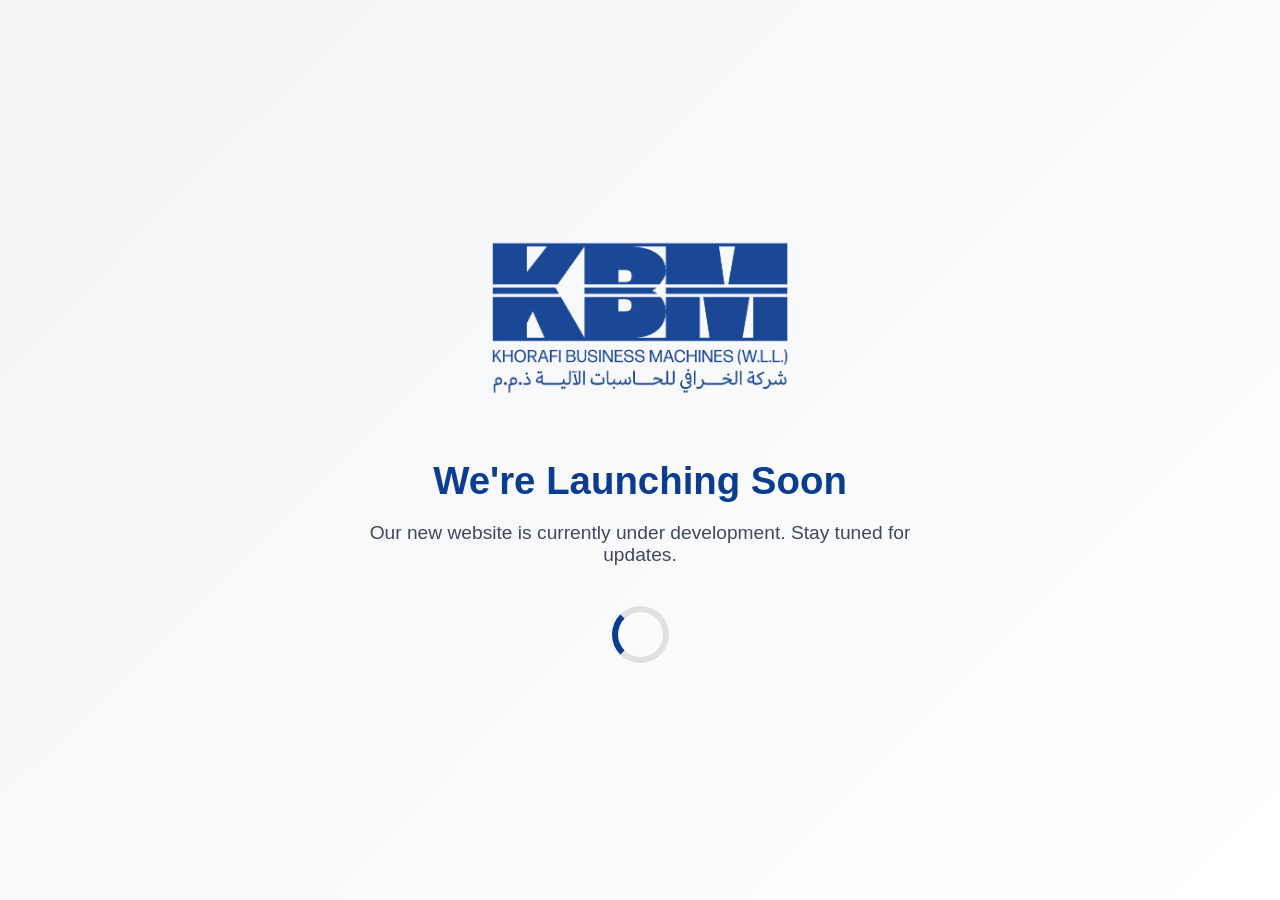
<file: index-old.html>
<!DOCTYPE html>
<html lang="en">
<head>
    <meta charset="UTF-8" />
    <meta name="viewport" content="width=device-width, initial-scale=1.0" />
    <title>Coming Soon | Khorafi Business Machines (W.L.L.) </title>

    <style>
        body {
            margin: 0;
            font-family: "Segoe UI", Tahoma, Geneva, Verdana, sans-serif;
            background: linear-gradient(135deg, #f3f4f6, #ffffff);
            display: flex;
            justify-content: center;
            align-items: center;
            height: 100vh;
            color: #1f2a44;
            text-align: center;
        }

        .container {
            max-width: 600px;
            padding: 20px;
        }

        img.logo {
            width:300px; 
			height:auto;
            margin-bottom: 30px;
        }

        h1 {
            font-size: 2.4rem;
            margin-bottom: 10px;
            font-weight: 700;
            color: #0a3d8f; /* Matches logo blue */
        }

        p {
            font-size: 1.2rem;
            opacity: 0.85;
            margin-bottom: 40px;
        }

        .loader {
            border: 6px solid rgba(0,0,0,0.1);
            border-left-color: #0a3d8f;
            border-radius: 50%;
            width: 45px;
            height: 45px;
            margin: 0 auto;
            animation: spin 1s linear infinite;
        }

        @keyframes spin {
            to { transform: rotate(360deg); }
        }
    </style>
</head>

<body>
    <div class="container">
        <img src="Logo-khorafi-blue.png" width="300" class="logo" alt="KBM Logo" />

        <h1>We're Launching Soon</h1>
        <p>Our new website is currently under development. Stay tuned for updates.</p>

        <div class="loader"></div>
    </div>
</body>
</html>
</file>
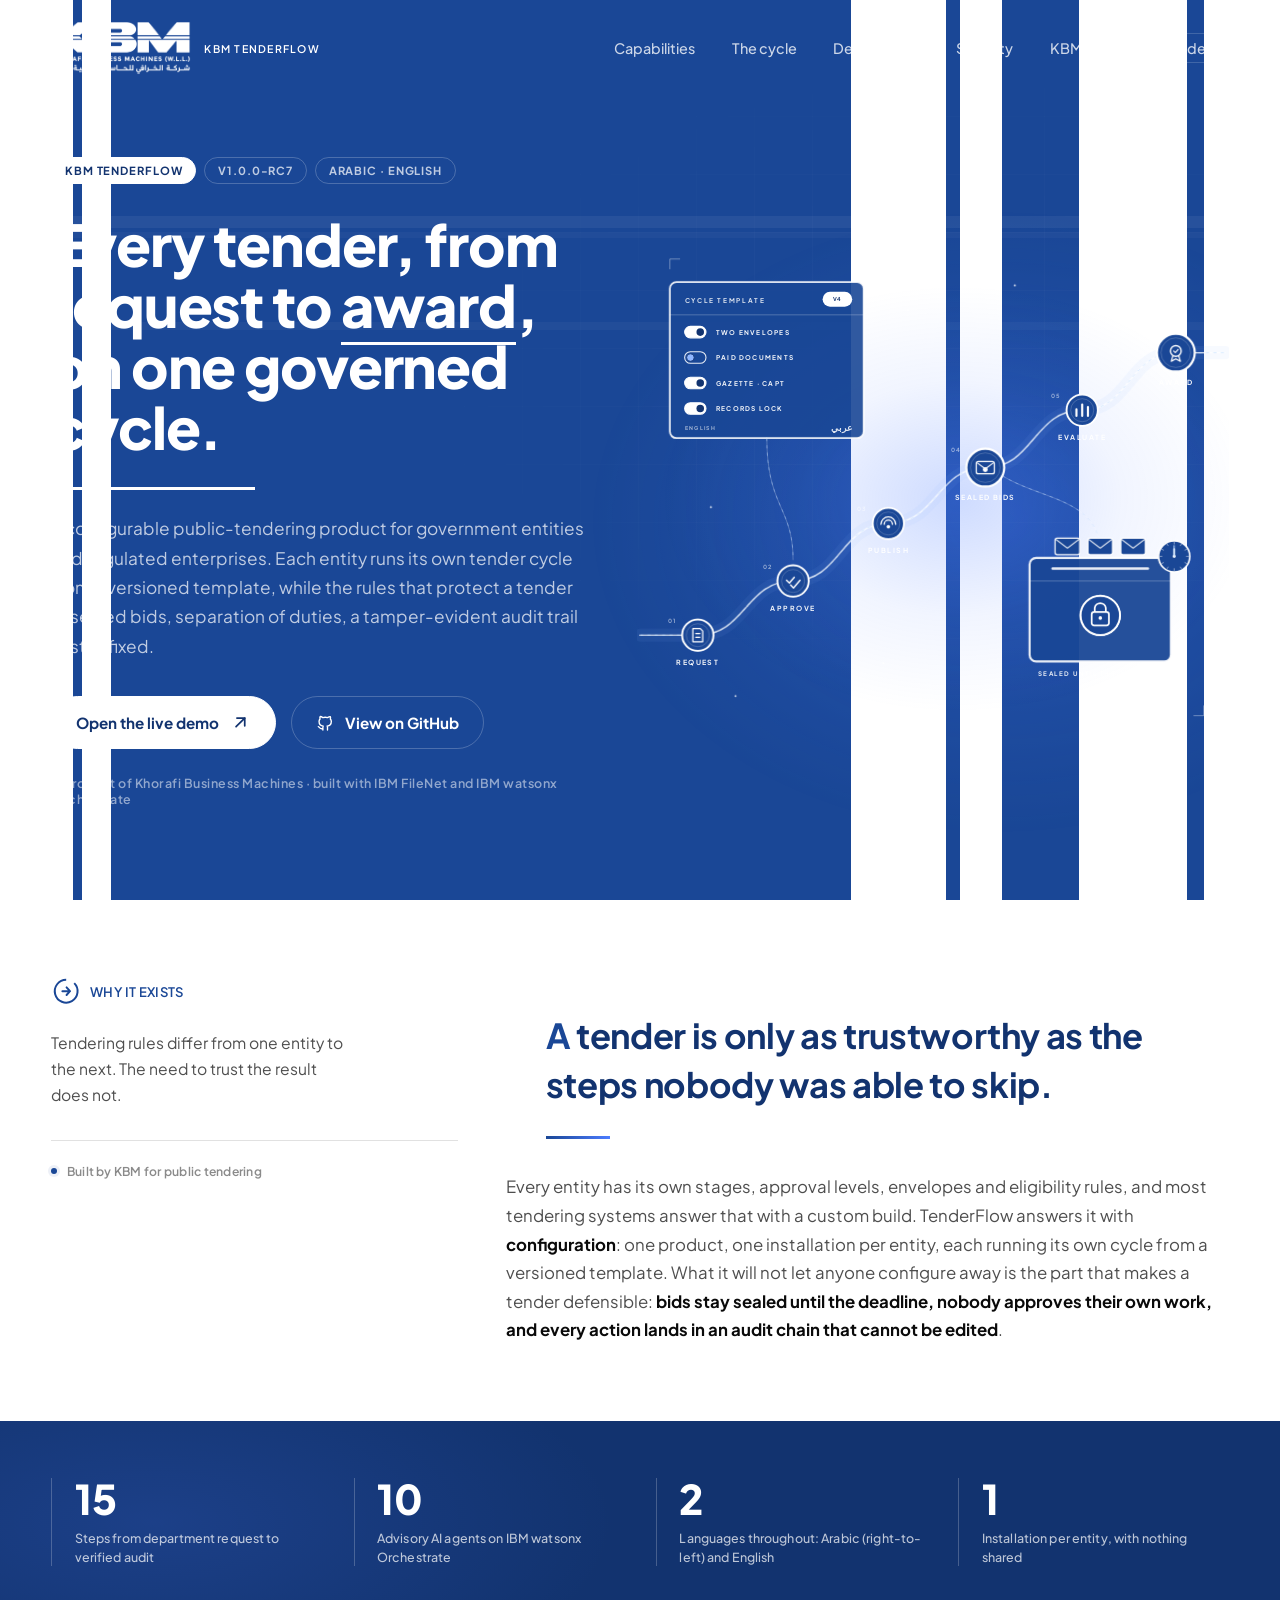
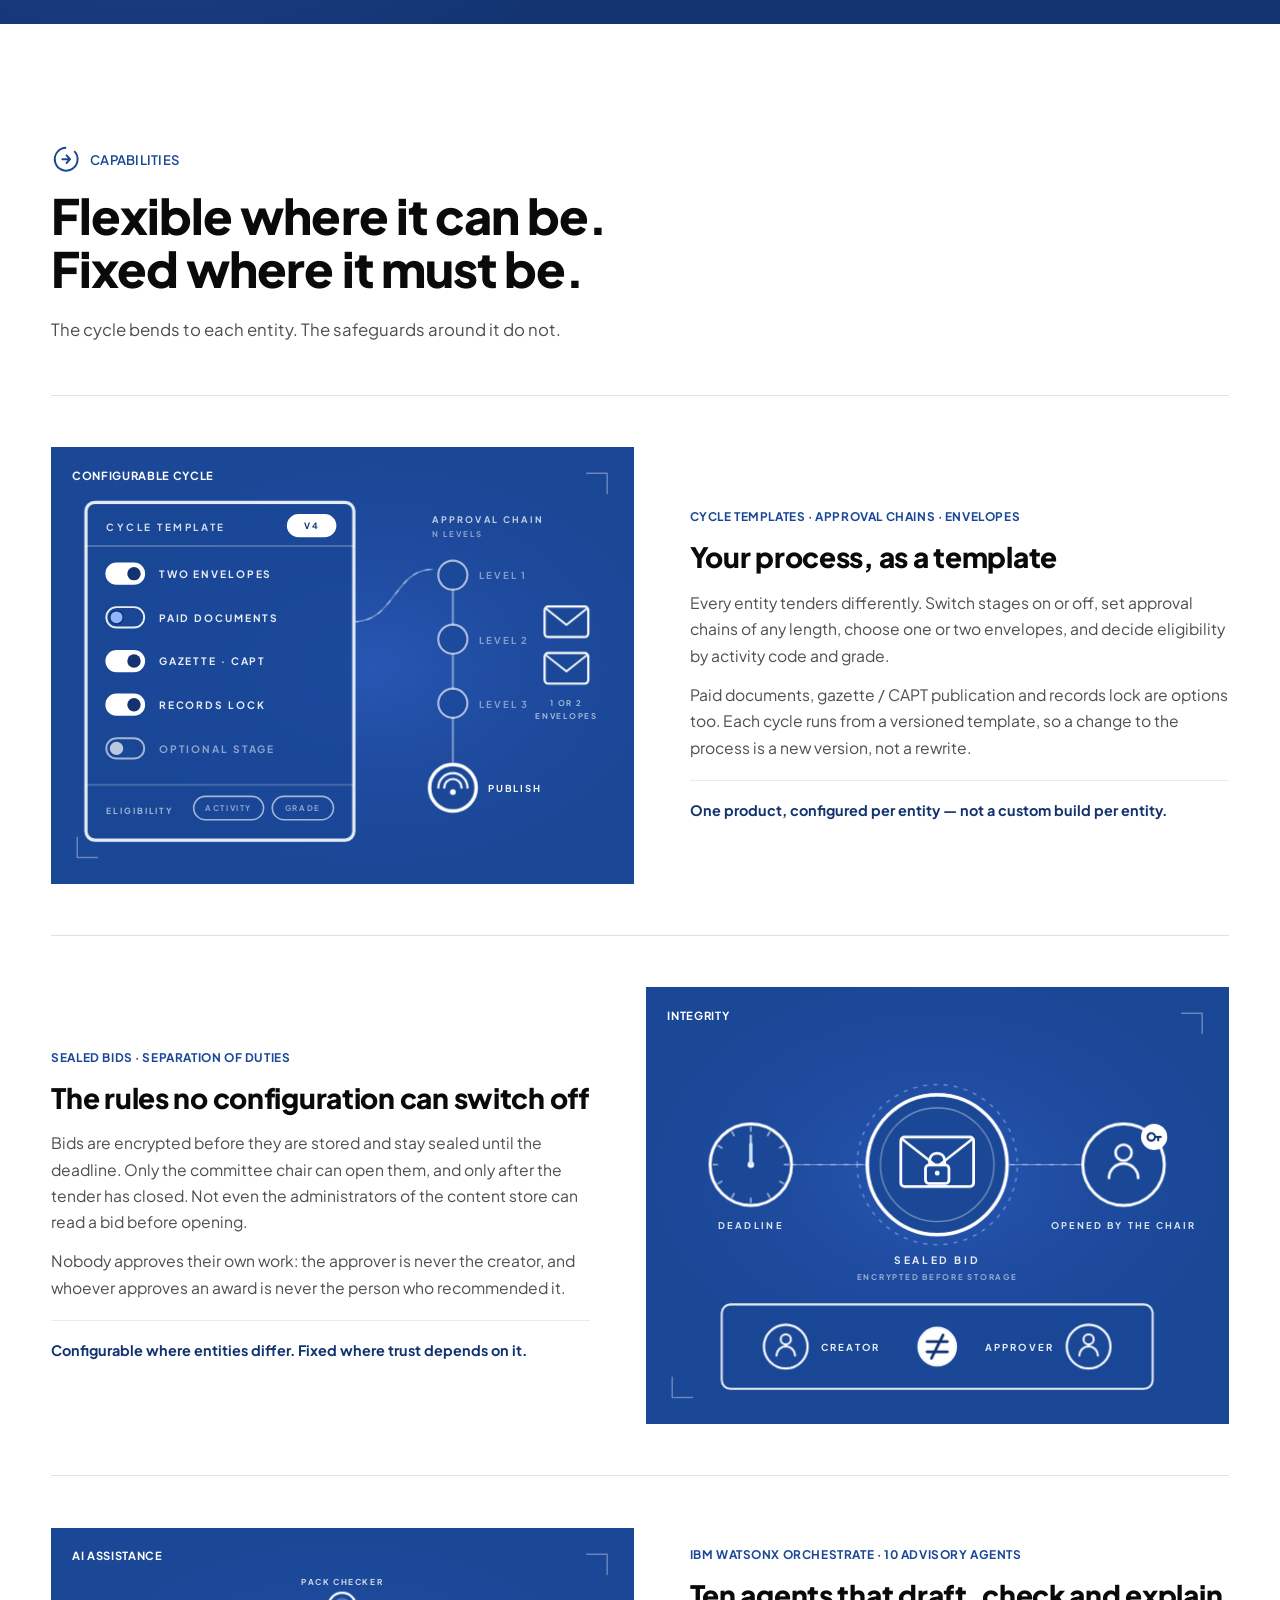
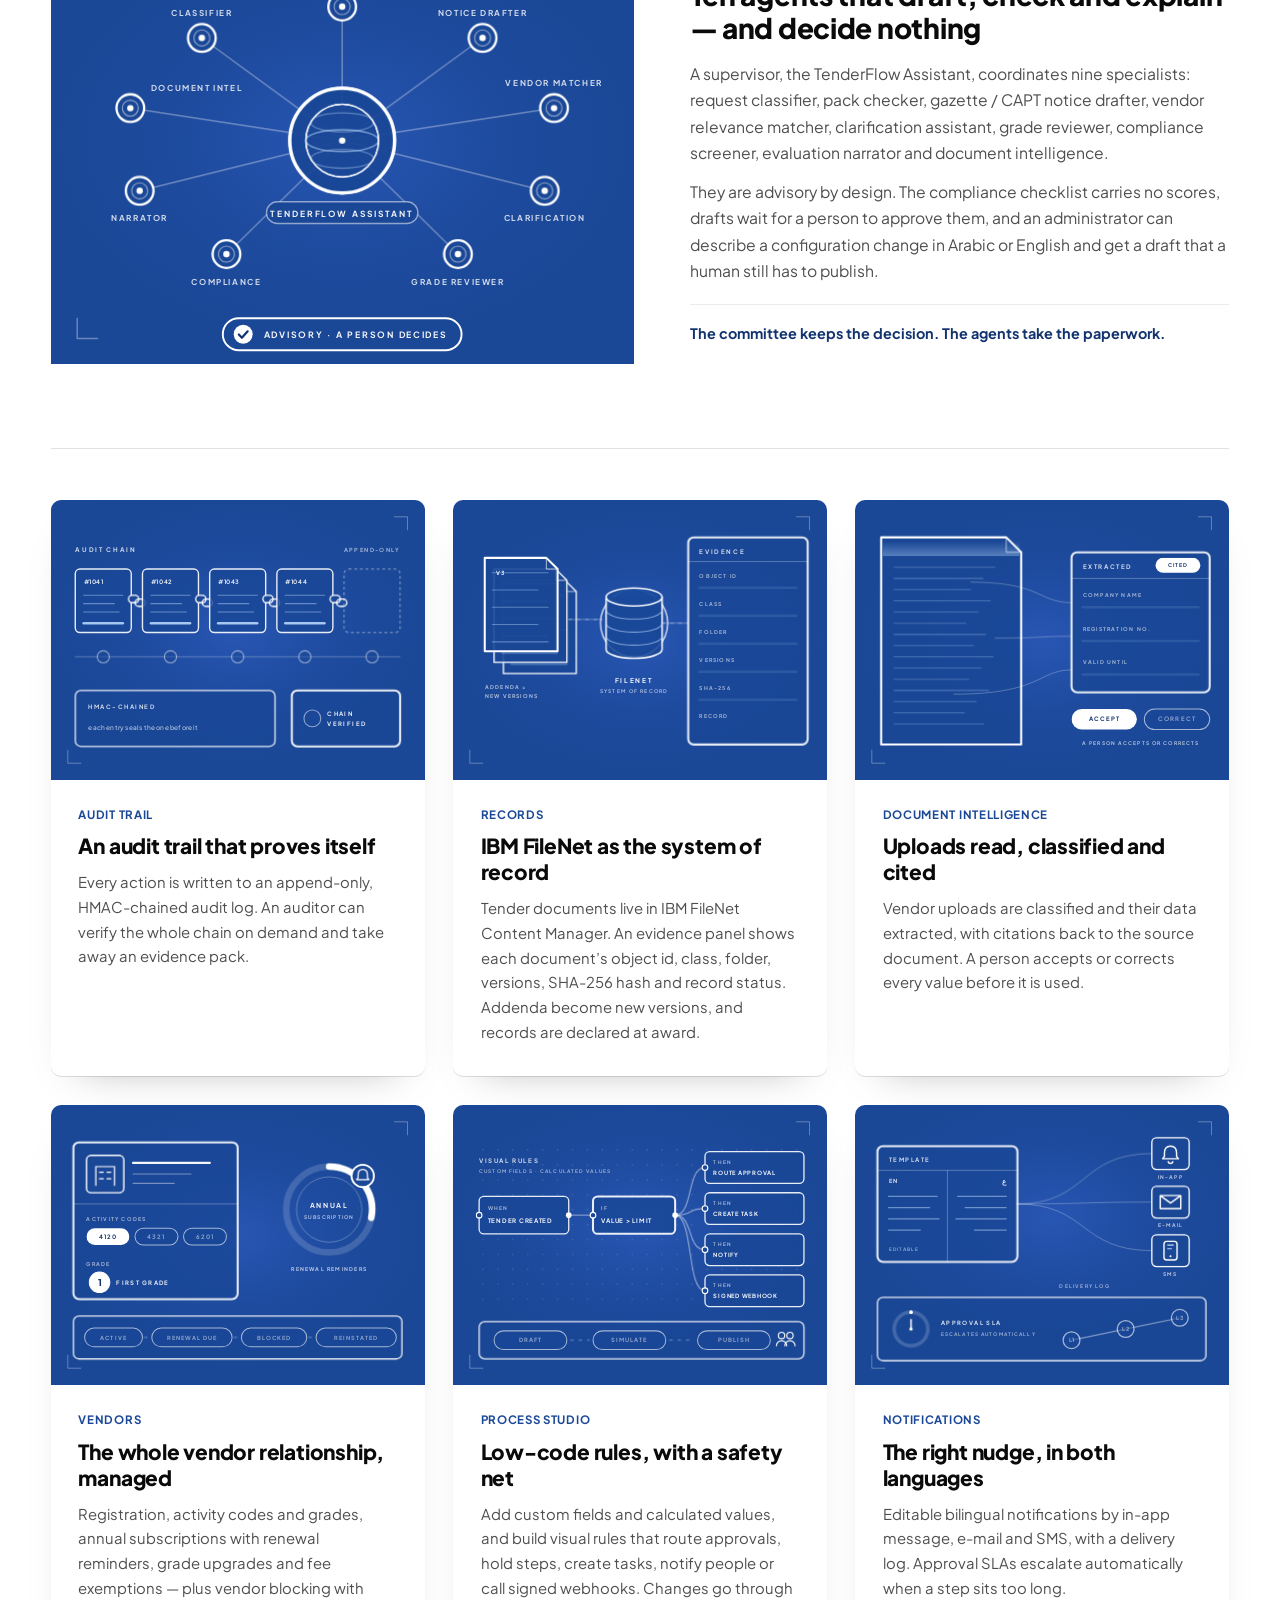
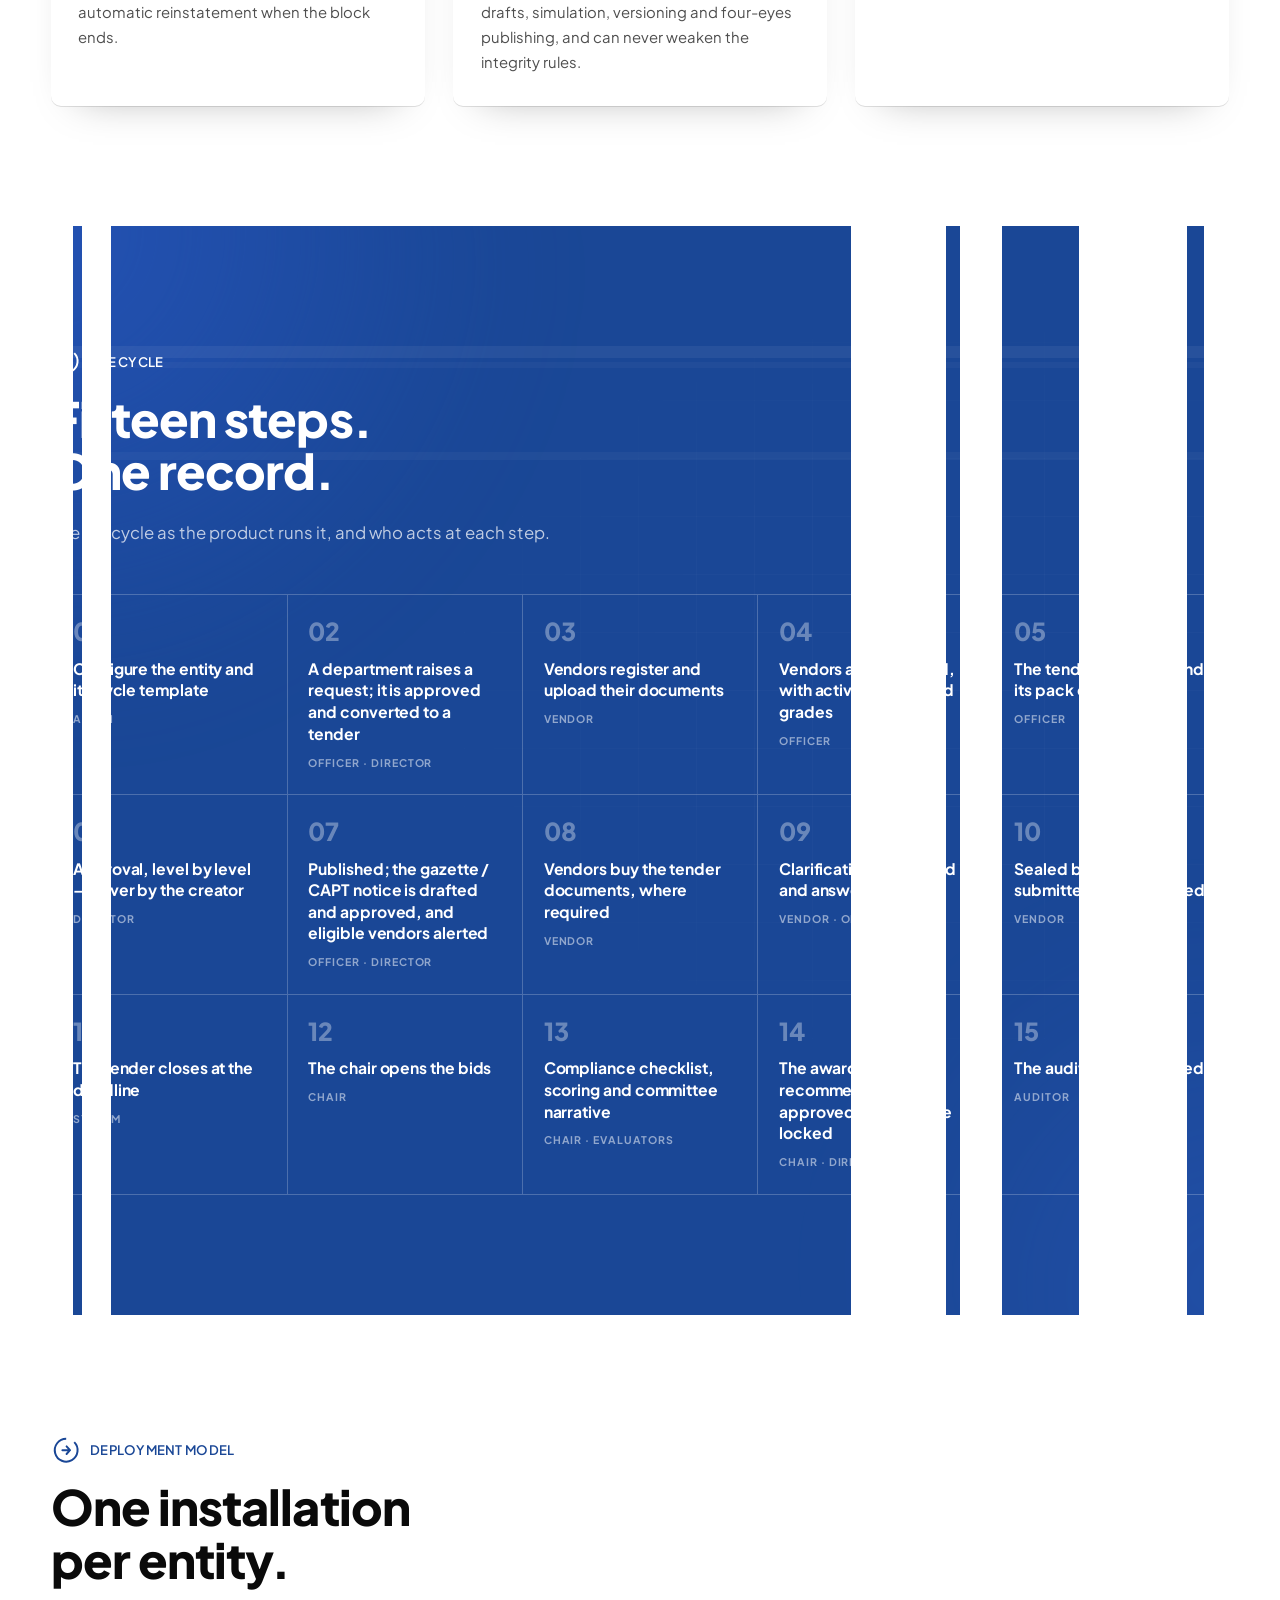
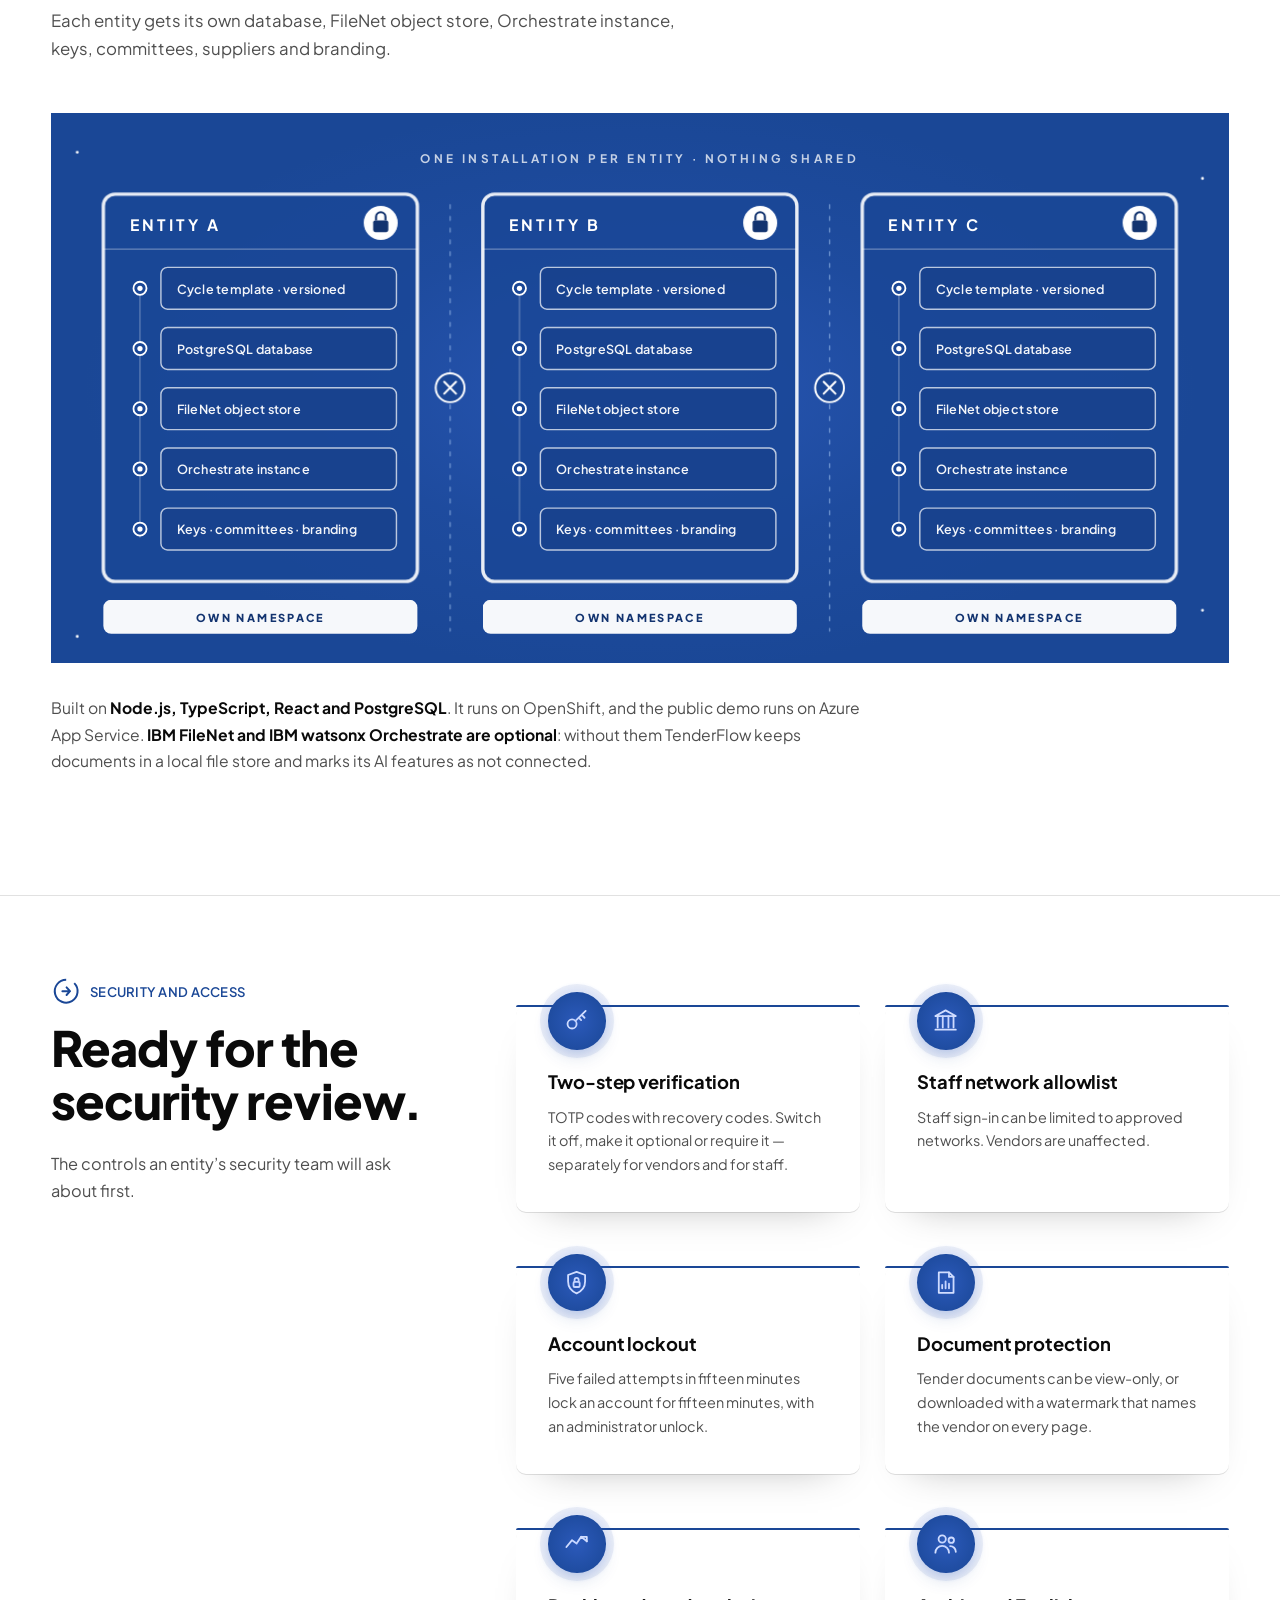
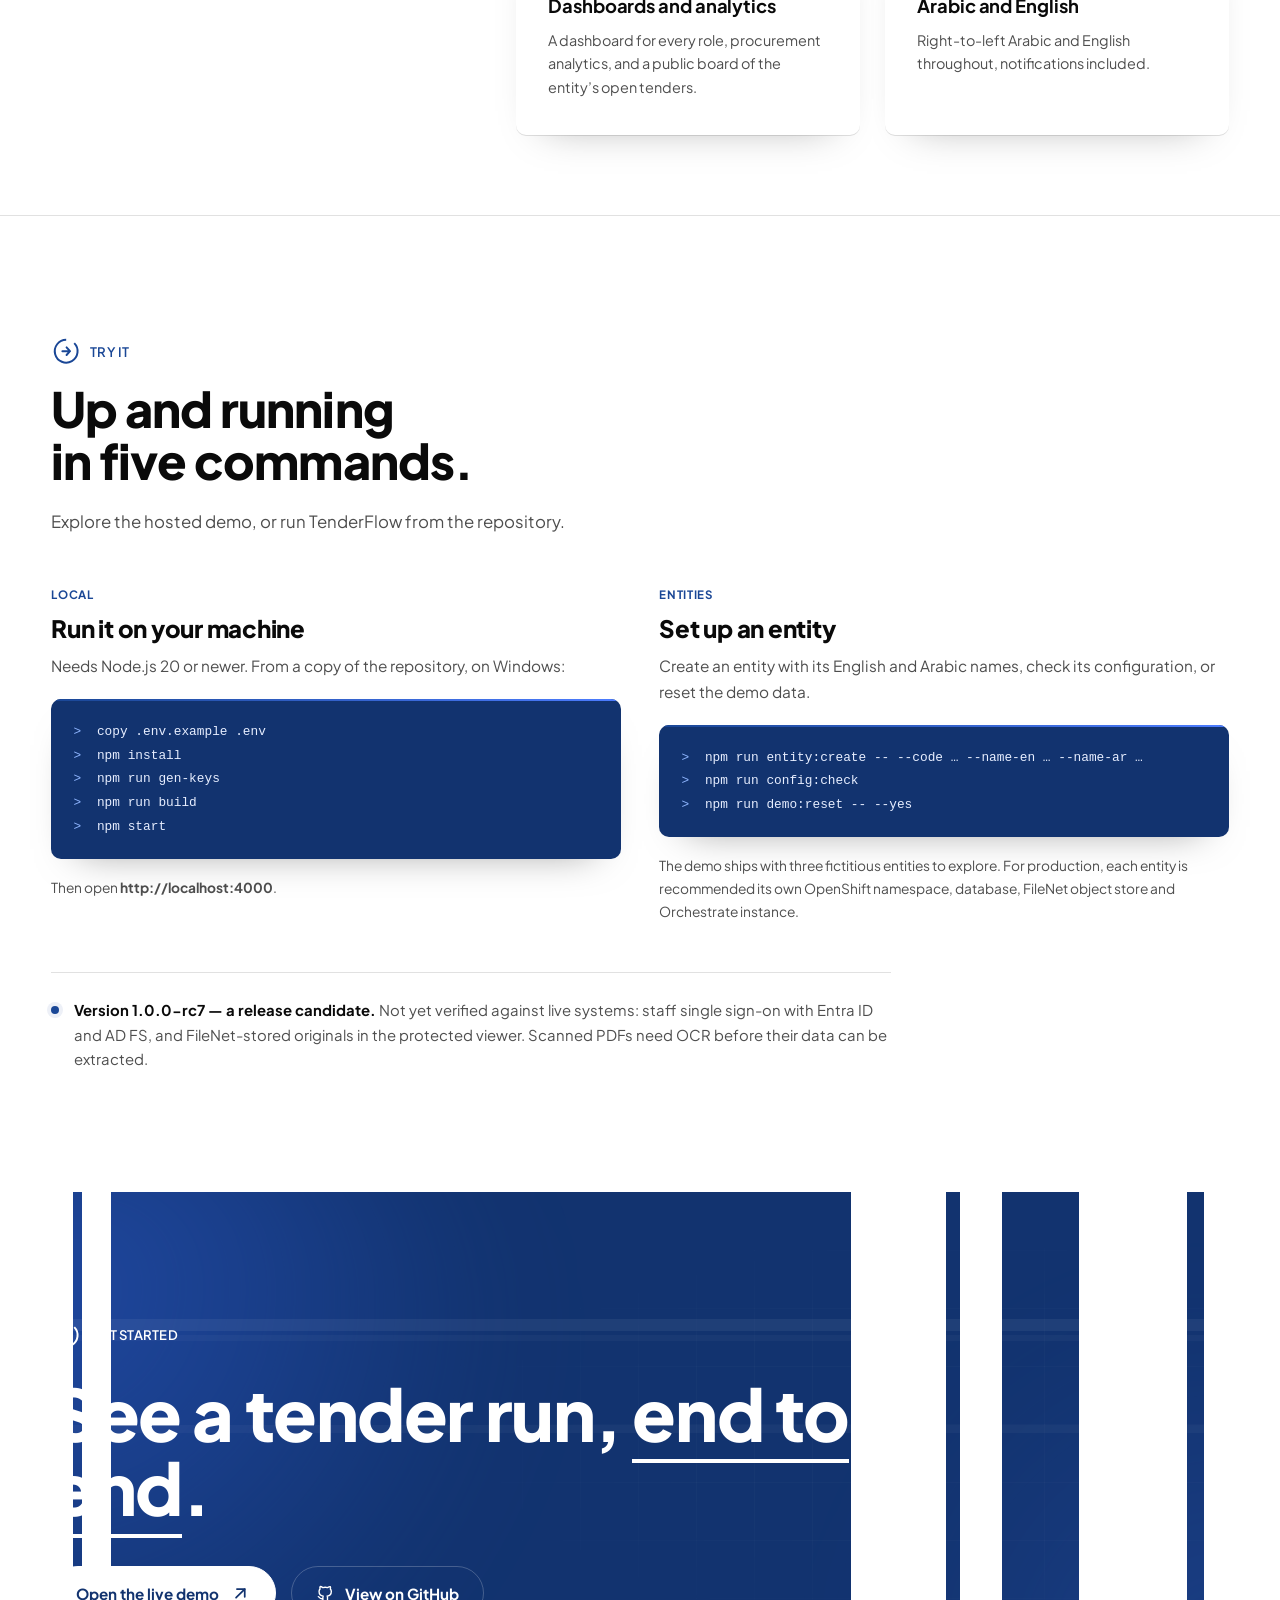
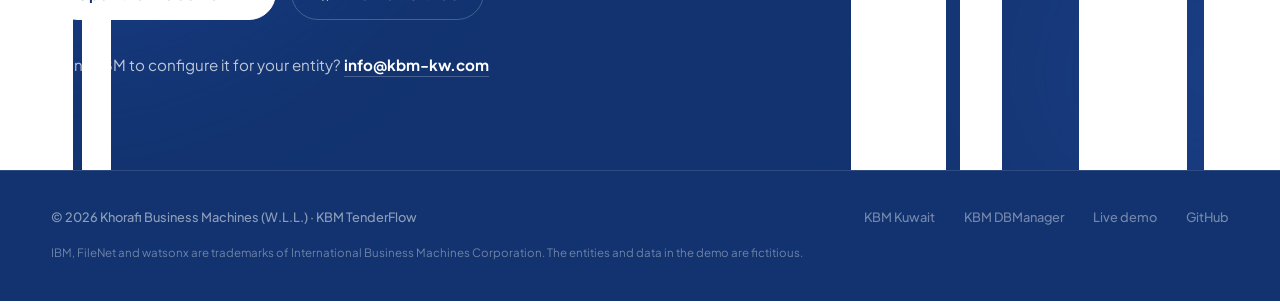
<file: tenderflow.html>
<!DOCTYPE html>
<html lang="en">
<head>
<meta charset="UTF-8">
<meta name="viewport" content="width=device-width, initial-scale=1.0">
<title>KBM TenderFlow — public tendering, from request to award</title>
<meta name="description" content="KBM TenderFlow is a configurable public-tendering product for government entities and regulated enterprises: sealed bids, separation of duties, a tamper-evident audit trail, IBM FileNet records and advisory AI agents, in Arabic and English.">
<link rel="icon" href="data:image/svg+xml,<svg xmlns=%22http://www.w3.org/2000/svg%22 viewBox=%220 0 100 100%22><rect width=%22100%22 height=%22100%22 fill=%22%2312336F%22/><text x=%2250%22 y=%2266%22 font-size=%2255%22 text-anchor=%22middle%22 fill=%22%23FFFFFF%22 font-family=%22sans-serif%22 font-weight=%22800%22>K</text></svg>">
<link rel="stylesheet" href="css/style.css">
<link rel="stylesheet" href="css/product.css">
</head>
<body class="pd">

<div class="scroll-progress" aria-hidden="true"><div class="scroll-progress-bar" id="scrollProgressBar"></div></div>

<!-- Reusable icon defs (referenced via <use>) -->
<svg width="0" height="0" style="position:absolute" aria-hidden="true">
<defs>

  <symbol id="ic-mark" viewBox="0 0 40 40">
    <path d="M30.6 9.4 A15 15 0 1 1 20 5" stroke-linecap="butt"/>
    <path d="M15 20 H25 M20.5 15 L25 20 L20.5 25"/>
  </symbol>

  <symbol id="ic-arrow-diag" viewBox="0 0 24 24">
    <line x1="7" y1="17" x2="17" y2="7"/><polyline points="8,7 17,7 17,16"/>
  </symbol>

  <symbol id="ic-chevron" viewBox="0 0 24 24">
    <path d="M8 4 L18 12 L8 20"/>
  </symbol>

  <symbol id="ic-ai" viewBox="0 0 24 24">
    <circle cx="12" cy="12" r="2.3"/><circle cx="4.5" cy="5.5" r="1.6"/><circle cx="19.5" cy="5.5" r="1.6"/><circle cx="12" cy="20.5" r="1.6"/>
    <line x1="10.3" y1="10.5" x2="5.8" y2="6.8"/><line x1="13.7" y1="10.5" x2="18.2" y2="6.8"/><line x1="12" y1="14.3" x2="12" y2="18.9"/>
  </symbol>

  <symbol id="ic-governance" viewBox="0 0 24 24">
    <path d="M12 2.5 L19.5 5.3 V11 C19.5 15.8 16.3 19.6 12 21.5 C7.7 19.6 4.5 15.8 4.5 11 V5.3 Z"/>
    <path d="M8.3 12 L10.7 14.4 L15.7 9"/>
  </symbol>

  <symbol id="ic-assets" viewBox="0 0 24 24">
    <path d="M4 15.5 A8 8 0 1 1 20 15.5"/><line x1="12" y1="15.5" x2="16" y2="9.5"/><circle cx="12" cy="15.5" r="1.2" fill="currentColor" stroke="none"/>
  </symbol>

  <symbol id="ic-automation" viewBox="0 0 24 24">
    <path d="M4.5 12a7.5 7.5 0 0 1 12.6-5.4"/><path d="M19.5 12a7.5 7.5 0 0 1-12.6 5.4"/>
    <path d="M17.6 3.8 v3.6 h-3.6"/><path d="M6.4 20.2 v-3.6 h3.6"/>
  </symbol>

  <symbol id="ic-integration" viewBox="0 0 24 24">
    <circle cx="4" cy="12" r="1.9"/><circle cx="12" cy="5.5" r="1.9"/><circle cx="12" cy="18.5" r="1.9"/><circle cx="20" cy="12" r="1.9"/>
    <line x1="5.7" y1="11" x2="10.3" y2="6.7"/><line x1="5.7" y1="13" x2="10.3" y2="17.3"/><line x1="13.7" y1="6.7" x2="18.3" y2="11"/><line x1="13.7" y1="17.3" x2="18.3" y2="13"/>
  </symbol>

  <symbol id="ic-modernization" viewBox="0 0 24 24">
    <path d="M12 3 L21 8 L12 13 L3 8 Z"/><path d="M3 12.2 L12 17.2 L21 12.2"/><path d="M3 16.4 L12 21.4 L21 16.4"/>
  </symbol>

  <symbol id="ic-quantum" viewBox="0 0 24 24">
    <circle cx="12" cy="12" r="1.5" fill="currentColor" stroke="none"/>
    <ellipse cx="12" cy="12" rx="9.2" ry="3.6"/>
    <ellipse cx="12" cy="12" rx="9.2" ry="3.6" transform="rotate(60 12 12)"/>
    <ellipse cx="12" cy="12" rx="9.2" ry="3.6" transform="rotate(120 12 12)"/>
  </symbol>

  <symbol id="ic-risk" viewBox="0 0 24 24">
    <path d="M12 2.5 L19.5 5.3 V11 C19.5 15.8 16.3 19.6 12 21.5 C7.7 19.6 4.5 15.8 4.5 11 V5.3 Z"/>
    <rect x="9.3" y="11.3" width="5.4" height="4.6" rx="1"/><path d="M10.2 11.3 V9.6 a1.8 1.8 0 0 1 3.6 0 v1.7"/>
  </symbol>

  <symbol id="ic-leaf" viewBox="0 0 24 24">
    <path d="M5 19 C5 10.5 12 4.5 19.5 4.5 C19.5 12 13.8 19 5 19 Z"/><path d="M5 19 C9 14.8 13 10.8 19.5 4.5"/>
  </symbol>

  <symbol id="ic-bank" viewBox="0 0 24 24">
    <path d="M3 9.5 L12 4 L21 9.5"/><line x1="4" y1="9.5" x2="20" y2="9.5"/>
    <line x1="5.5" y1="9.5" x2="5.5" y2="18"/><line x1="9.5" y1="9.5" x2="9.5" y2="18"/><line x1="14.5" y1="9.5" x2="14.5" y2="18"/><line x1="18.5" y1="9.5" x2="18.5" y2="18"/>
    <line x1="3.5" y1="20" x2="20.5" y2="20"/>
  </symbol>

  <symbol id="ic-exchange" viewBox="0 0 24 24">
    <polyline points="3,15 8,9 12,12 16,6 21,10"/><polyline points="16,6 21,6 21,10"/>
  </symbol>

  <symbol id="ic-drop" viewBox="0 0 24 24">
    <path d="M12 3 C16 8.5 18.5 12 18.5 15 a6.5 6.5 0 0 1-13 0 C5.5 12 8 8.5 12 3Z"/>
  </symbol>

  <symbol id="ic-bolt" viewBox="0 0 24 24">
    <polygon points="13,2 4,14 11,14 9,22 20,9 13,9"/>
  </symbol>

  <symbol id="ic-landmark" viewBox="0 0 24 24">
    <path d="M12 3 L21 8 H3 Z"/><line x1="5" y1="8" x2="5" y2="18"/><line x1="9.5" y1="8" x2="9.5" y2="18"/><line x1="14.5" y1="8" x2="14.5" y2="18"/><line x1="19" y1="8" x2="19" y2="18"/>
    <line x1="3" y1="20" x2="21" y2="20"/>
  </symbol>


  <symbol id="ic-db" viewBox="0 0 24 24">
    <ellipse cx="12" cy="6" rx="7.5" ry="3"/><path d="M4.5 6 V18 a7.5 3 0 0 0 15 0 V6"/><path d="M4.5 12 a7.5 3 0 0 0 15 0"/>
  </symbol>
  <symbol id="ic-report" viewBox="0 0 24 24">
    <path d="M6 3 H15 L19 7 V21 H6 Z"/><path d="M15 3 V7 H19"/><path d="M9 17 V14 M12 17 V11 M15 17 V13"/>
  </symbol>
  <symbol id="ic-key" viewBox="0 0 24 24">
    <circle cx="8" cy="15" r="4"/><path d="M11 12.2 L20 3.5 M16.5 7 L19 9.5 M14 9.5 L16 11.5"/>
  </symbol>
  <symbol id="ic-users" viewBox="0 0 24 24">
    <circle cx="9" cy="8" r="3.2"/><path d="M3 20 a6 6 0 0 1 12 0"/><circle cx="17" cy="9" r="2.4"/><path d="M16 14.2 a5 5 0 0 1 5 5"/>
  </symbol>
  <symbol id="ic-log" viewBox="0 0 24 24">
    <path d="M5 4 H19 V20 H5 Z"/><path d="M8.5 8.5 H15.5 M8.5 12 H15.5 M8.5 15.5 H12.5"/>
  </symbol>
  <symbol id="ic-spark" viewBox="0 0 24 24">
    <path d="M12 3 V7 M12 17 V21 M3 12 H7 M17 12 H21 M5.6 5.6 L8.4 8.4 M15.6 15.6 L18.4 18.4 M18.4 5.6 L15.6 8.4 M8.4 15.6 L5.6 18.4"/><circle cx="12" cy="12" r="2.2"/>
  </symbol>
  <symbol id="ic-github" viewBox="0 0 24 24">
    <path d="M9 19c-4 1.4-4-2-6-2.5M15 21v-3.2c0-1 .1-1.4-.5-2 2.8-.3 5.5-1.4 5.500-6a4.600 4.600 0 0 0-1.300-3.200 4.200 4.200 0 0 0-.1-3.200s-1.100-.3-3.500 1.300a12 12 0 0 0-6.200 0C6.500 3.100 5.400 3.400 5.400 3.400a4.200 4.200 0 0 0-.1 3.200A4.600 4.600 0 0 0 4 9.800c0 4.600 2.700 5.700 5.500 6-.6.600-.6 1.200-.5 2V21"/>
  </symbol>

</defs>
</svg>
<svg class="wi-defs" width="0" height="0" aria-hidden="true" focusable="false"><defs><radialGradient id="wiGlow"><stop offset="0" stop-color="#4C7CFF" stop-opacity="0.5"/><stop offset="0.55" stop-color="#4C7CFF" stop-opacity="0.14"/><stop offset="1" stop-color="#4C7CFF" stop-opacity="0"/></radialGradient><linearGradient id="wiArea" x1="0" y1="0" x2="0" y2="1"><stop offset="0" stop-color="#BFDDFF" stop-opacity="0.32"/><stop offset="1" stop-color="#BFDDFF" stop-opacity="0"/></linearGradient><linearGradient id="wiBeamUp" x1="0" y1="1" x2="0" y2="0"><stop offset="0" stop-color="#BFDDFF" stop-opacity="0"/><stop offset="1" stop-color="#BFDDFF" stop-opacity="0.3"/></linearGradient><linearGradient id="wiBeam" x1="0" y1="0" x2="0" y2="1"><stop offset="0" stop-color="#BFDDFF" stop-opacity="0"/><stop offset="1" stop-color="#BFDDFF" stop-opacity="0.38"/></linearGradient></defs></svg>

<!-- ================= HEADER ================= -->
<header class="site-header" id="siteHeader">
  <div class="wrap">
    <a href="index.html" class="brand">
      <img src="assets/kbm-logo-white.png" alt="KBM — Khorafi Business Machines">
      <span><small>KBM TenderFlow</small></span>
    </a>
    <nav class="nav-primary" id="navPrimary">
      <a href="#capabilities">Capabilities</a>
      <a href="#cycle">The cycle</a>
      <a href="#deployment">Deployment</a>
      <a href="#security">Security</a>
      <a href="index.html">KBM</a>
      <a href="https://kbm-tenderflow.azurewebsites.net" class="nav-cta" target="_blank" rel="noopener">Open the demo</a>
    </nav>
    <button class="nav-toggle" id="navToggle" aria-label="Toggle menu">
      <span></span><span></span><span></span>
    </button>
  </div>
</header>

<!-- ================= HERO ================= -->
<section class="pd-hero bg-stripes" id="top">
  <div class="tech-glow" aria-hidden="true"></div>
  <div class="tech-grid" aria-hidden="true"></div>
  <div class="edge-stripes" aria-hidden="true"><span class="l1"></span><span class="l2"></span><span class="r1"></span><span class="r2"></span><span class="r3"></span><span class="r4"></span></div>
  <div class="hairlines" aria-hidden="true"><span></span><span></span><span></span></div>
  <div class="wrap">
    <div class="pd-hero-grid">
      <div class="pd-hero-copy">
        <div class="pd-hero-tag"><span>KBM TenderFlow</span><span>v1.0.0-rc7</span><span>Arabic &#183; English</span></div>
        <h1 class="pd-headline">Every tender, from request to <em>award</em>, on one governed cycle.</h1>
        <div class="hero-rule" aria-hidden="true"></div>
        <p class="pd-lede">A configurable public-tendering product for government entities and regulated enterprises. Each entity runs its own tender cycle from a versioned template, while the rules that protect a tender &mdash; sealed bids, separation of duties, a tamper-evident audit trail &mdash; stay fixed.</p>
        <div class="pd-actions">
          <a class="pd-btn" href="https://kbm-tenderflow.azurewebsites.net" target="_blank" rel="noopener">Open the live demo <span class="cta-arrow" style="color:currentColor"><svg><use href="#ic-arrow-diag"/></svg></span></a>
          <a class="pd-btn pd-btn--ghost" href="https://github.com/6439144/kbm-tenderflow" target="_blank" rel="noopener"><svg class="pd-btn-ic"><use href="#ic-github"/></svg> View on GitHub</a>
        </div>
        <p class="pd-hero-foot">A product of Khorafi Business Machines &#183; built with IBM FileNet and IBM watsonx Orchestrate</p>
      </div>
      <div class="pd-hero-visual wi-stage" data-reveal="fade">
        <svg class="wi-illustration" viewBox="0 0 720 600" preserveAspectRatio="xMidYMid meet" role="img" aria-label="Animated illustration: a tender flowing through request, approve, publish, sealed bids, evaluate and award, driven by a cycle template, with bids dropping into a vault sealed until the deadline" focusable="false"><ellipse class="wi-glow" cx="390" cy="320" rx="360" ry="260" fill="url(#wiGlow)"/><g class="wi-fade" style="--d:0.20s"><path d="M4,486 H74 C132,486 132,420 190,420 C248,420 248,350 306,350 C365,350 365,282 424,282 C483,282 483,212 542,212 C599,212 599,142 656,142 H716" fill="none" stroke="#8FB6FF" stroke-width="16" opacity="0.07" stroke-linecap="round" stroke-linejoin="round"/></g><path class="wi-draw" d="M4,486 H74 C132,486 132,420 190,420 C248,420 248,350 306,350 C365,350 365,282 424,282 C483,282 483,212 542,212 C599,212 599,142 656,142 H716" fill="none" stroke="#FFFFFF" stroke-width="1.7" opacity="0.8" stroke-linecap="round" stroke-linejoin="round" pathLength="1" style="--d:0.20s;--t:1.80s"/><g class="wi-fade" style="--d:1.80s"><path class="wi-march" d="M4,486 H74 C132,486 132,420 190,420 C248,420 248,350 306,350 C365,350 365,282 424,282 C483,282 483,212 542,212 C599,212 599,142 656,142 H716" fill="none" stroke="#BFDDFF" stroke-width="1.2" opacity="0.55" stroke-linecap="round" stroke-linejoin="round" style="--dur:1.60s"/><path class="wi-comet" d="M4,486 H74 C132,486 132,420 190,420 C248,420 248,350 306,350 C365,350 365,282 424,282 C483,282 483,212 542,212 C599,212 599,142 656,142 H716" pathLength="100" stroke="#8FB6FF" stroke-width="6.2" opacity="0.22" style="--dur:6.50s;--d:0.00s;--len:4;--end:-100"/><path class="wi-comet" d="M4,486 H74 C132,486 132,420 190,420 C248,420 248,350 306,350 C365,350 365,282 424,282 C483,282 483,212 542,212 C599,212 599,142 656,142 H716" pathLength="100" stroke="#FFFFFF" stroke-width="2.6" style="--dur:6.50s;--d:0.00s;--len:4;--end:-100"/><path class="wi-comet" d="M4,486 H74 C132,486 132,420 190,420 C248,420 248,350 306,350 C365,350 365,282 424,282 C483,282 483,212 542,212 C599,212 599,142 656,142 H716" pathLength="100" stroke="#8FB6FF" stroke-width="6.2" opacity="0.22" style="--dur:6.50s;--d:-2.20s;--len:4;--end:-100"/><path class="wi-comet" d="M4,486 H74 C132,486 132,420 190,420 C248,420 248,350 306,350 C365,350 365,282 424,282 C483,282 483,212 542,212 C599,212 599,142 656,142 H716" pathLength="100" stroke="#FFFFFF" stroke-width="2.6" style="--dur:6.50s;--d:-2.20s;--len:4;--end:-100"/><path class="wi-comet" d="M4,486 H74 C132,486 132,420 190,420 C248,420 248,350 306,350 C365,350 365,282 424,282 C483,282 483,212 542,212 C599,212 599,142 656,142 H716" pathLength="100" stroke="#8FB6FF" stroke-width="6.2" opacity="0.22" style="--dur:6.50s;--d:-4.40s;--len:4;--end:-100"/><path class="wi-comet" d="M4,486 H74 C132,486 132,420 190,420 C248,420 248,350 306,350 C365,350 365,282 424,282 C483,282 483,212 542,212 C599,212 599,142 656,142 H716" pathLength="100" stroke="#FFFFFF" stroke-width="2.6" style="--dur:6.50s;--d:-4.40s;--len:4;--end:-100"/><path class="wi-train" d="M4,486 H74 C132,486 132,420 190,420 C248,420 248,350 306,350 C365,350 365,282 424,282 C483,282 483,212 542,212 C599,212 599,142 656,142 H716" pathLength="100" stroke="#FFFFFF" stroke-width="2.2" style="--dur:9.00s;--d:-3.00s"/></g><g class="wi-pop" style="--d:0.50s"><path d="M48,56 H268 a8,8 0 0 1 8,8 V238 a8,8 0 0 1 -8,8 H48 a8,8 0 0 1 -8,-8 V64 a8,8 0 0 1 8,-8 Z" fill="#1A4796" fill-opacity="0.9" stroke="#FFFFFF" stroke-width="2.2" stroke-opacity="0.9"/></g><g class="wi-fade" style="--d:0.90s"><text x="58.0" y="82.0" font-size="8" letter-spacing="2" opacity="0.85" text-anchor="start" style="font-weight:700">CYCLE TEMPLATE</text><path d="M235.0,68 H253.0 a9.0,9.0 0 0 1 9.0,9.0 V77.0 a9.0,9.0 0 0 1 -9.0,9.0 H235.0 a9.0,9.0 0 0 1 -9.0,-9.0 V77.0 a9.0,9.0 0 0 1 9.0,-9.0 Z" fill="#FFFFFF"/><text x="244.0" y="79.3" font-size="6.6" letter-spacing="1.1" text-anchor="middle" style="font-weight:700;fill:#12336F">V4</text><path d="M40,96 H276" fill="none" stroke="#FFFFFF" stroke-width="1" opacity="0.3" stroke-linecap="round" stroke-linejoin="round"/></g><g class="wi-fade" style="--d:1.00s"><path d="M65,110 H77 a7,7 0 0 1 7,7 V117 a7,7 0 0 1 -7,7 H65 a7,7 0 0 1 -7,-7 V117 a7,7 0 0 1 7,-7 Z" fill="#FFFFFF" stroke="#FFFFFF" stroke-width="1.3"/><circle cx="77" cy="117" r="4.6" fill="#12336F"/><text x="96.0" y="120.5" font-size="8" letter-spacing="1.5" opacity="0.95" text-anchor="start" style="font-weight:700">TWO ENVELOPES</text></g><g class="wi-fade" style="--d:1.07s"><path d="M65,141 H77 a7,7 0 0 1 7,7 V148 a7,7 0 0 1 -7,7 H65 a7,7 0 0 1 -7,-7 V148 a7,7 0 0 1 7,-7 Z" fill="none" stroke="#FFFFFF" stroke-width="1.3" opacity="0.9"/><path class="wi-step" d="M65,141 H77 a7,7 0 0 1 7,7 V148 a7,7 0 0 1 -7,7 H65 a7,7 0 0 1 -7,-7 V148 a7,7 0 0 1 7,-7 Z" fill="#FFFFFF" style="--dur:5.00s;--d:0.40s"/><circle class="wi-knob" cx="65" cy="148" r="4.6" fill="#8FB6FF" stroke="#12336F" stroke-width="1" style="--dx:12px;--dur:5.00s;--d:0.40s"/><text x="96.0" y="151.5" font-size="8" letter-spacing="1.5" opacity="0.95" text-anchor="start" style="font-weight:700">PAID DOCUMENTS</text></g><g class="wi-fade" style="--d:1.14s"><path d="M65,172 H77 a7,7 0 0 1 7,7 V179 a7,7 0 0 1 -7,7 H65 a7,7 0 0 1 -7,-7 V179 a7,7 0 0 1 7,-7 Z" fill="#FFFFFF" stroke="#FFFFFF" stroke-width="1.3"/><circle cx="77" cy="179" r="4.6" fill="#12336F"/><text x="96.0" y="182.5" font-size="8" letter-spacing="1.5" opacity="0.95" text-anchor="start" style="font-weight:700">GAZETTE &#183; CAPT</text></g><g class="wi-fade" style="--d:1.21s"><path d="M65,203 H77 a7,7 0 0 1 7,7 V210 a7,7 0 0 1 -7,7 H65 a7,7 0 0 1 -7,-7 V210 a7,7 0 0 1 7,-7 Z" fill="#FFFFFF" stroke="#FFFFFF" stroke-width="1.3"/><circle cx="77" cy="210" r="4.6" fill="#12336F"/><text x="96.0" y="213.5" font-size="8" letter-spacing="1.5" opacity="0.95" text-anchor="start" style="font-weight:700">RECORDS LOCK</text></g><g class="wi-fade" style="--d:1.30s"><text x="262" y="237" font-size="11" text-anchor="end" opacity="0.85" style="font-weight:700">عربي</text><text x="58.0" y="236.0" font-size="6.4" letter-spacing="1.6" opacity="0.6" text-anchor="start" style="font-weight:700">ENGLISH</text></g><path class="wi-draw" d="M158,246 C158,330 190,330 190,394" fill="none" stroke="#FFFFFF" stroke-width="1" opacity="0.3" stroke-linecap="round" stroke-linejoin="round" pathLength="1" style="--d:1.00s;--t:0.80s"/><g class="wi-fade" style="--d:1.90s"><path class="wi-march" d="M158,246 C158,330 190,330 190,394" fill="none" stroke="#BFDDFF" stroke-width="1" opacity="0.5" stroke-linecap="round" stroke-linejoin="round" style="--dur:1.40s"/><path class="wi-comet" d="M158,246 C158,330 190,330 190,394" pathLength="100" stroke="#8FB6FF" stroke-width="5.6" opacity="0.22" style="--dur:2.60s;--d:0.00s;--len:10;--end:-220"/><path class="wi-comet" d="M158,246 C158,330 190,330 190,394" pathLength="100" stroke="#FFFFFF" stroke-width="2" style="--dur:2.60s;--d:0.00s;--len:10;--end:-220"/></g><g class="wi-fade" style="--d:1.60s"><circle class="wi-pulse" cx="74" cy="486" r="19" fill="none" stroke="#FFFFFF" stroke-width="1.2" style="--dur:3.20s;--d:0.00s;--s:1.7"/></g><g class="wi-pop" style="--d:0.70s"><circle cx="74" cy="486" r="19" fill="#1A4796" stroke="#FFFFFF" stroke-width="2.2"/><circle cx="74" cy="486" r="14" fill="none" stroke="#FFFFFF" stroke-width="0.8" opacity="0.3"/><path d="M68,478 H77 L80,481 V494 H68 Z M71.5,484 H76.5 M71.5,488.5 H76.5" fill="none" stroke="#FFFFFF" stroke-width="1.5" stroke-linejoin="round" stroke-linecap="round"/></g><g class="wi-fade" style="--d:1.10s"><text x="74.0" y="522.0" font-size="8.6" letter-spacing="1.8" opacity="0.95" text-anchor="middle" style="font-weight:700">REQUEST</text><text x="48.0" y="471.0" font-size="7" letter-spacing="1.2" opacity="0.55" text-anchor="end" style="font-weight:700">01</text></g><g class="wi-fade" style="--d:1.60s"><g class="wi-step" style="--dur:9.00s;--d:1.60s"><circle cx="89" cy="471" r="7.5" fill="#FFFFFF"/><path d="M85.5,471.2 l2.4,2.5 l4.6,-5.1" fill="none" stroke="#12336F" stroke-width="1.6" stroke-linecap="round" stroke-linejoin="round"/></g></g><g class="wi-fade" style="--d:1.60s"><circle class="wi-pulse" cx="190" cy="420" r="19" fill="none" stroke="#FFFFFF" stroke-width="1.2" style="--dur:3.20s;--d:-0.50s;--s:1.7"/></g><g class="wi-pop" style="--d:0.83s"><circle cx="190" cy="420" r="19" fill="#1A4796" stroke="#FFFFFF" stroke-width="2.2"/><circle cx="190" cy="420" r="14" fill="none" stroke="#FFFFFF" stroke-width="0.8" opacity="0.3"/><path d="M182,419 l3.500,3.500 l6,-7 M187,425 l3.500,3.500 l8,-9.500" fill="none" stroke="#FFFFFF" stroke-width="1.7" stroke-linecap="round" stroke-linejoin="round"/></g><g class="wi-fade" style="--d:1.20s"><text x="190.0" y="456.0" font-size="8.6" letter-spacing="1.8" opacity="0.95" text-anchor="middle" style="font-weight:700">APPROVE</text><text x="164.0" y="405.0" font-size="7" letter-spacing="1.2" opacity="0.55" text-anchor="end" style="font-weight:700">02</text></g><g class="wi-fade" style="--d:1.60s"><g class="wi-step" style="--dur:9.00s;--d:2.70s"><circle cx="205" cy="405" r="7.5" fill="#FFFFFF"/><path d="M201.5,405.2 l2.4,2.5 l4.6,-5.1" fill="none" stroke="#12336F" stroke-width="1.6" stroke-linecap="round" stroke-linejoin="round"/></g></g><g class="wi-fade" style="--d:1.60s"><circle class="wi-pulse" cx="306" cy="350" r="19" fill="none" stroke="#FFFFFF" stroke-width="1.2" style="--dur:3.20s;--d:-1.00s;--s:1.7"/></g><g class="wi-pop" style="--d:0.96s"><circle cx="306" cy="350" r="19" fill="#1A4796" stroke="#FFFFFF" stroke-width="2.2"/><circle cx="306" cy="350" r="14" fill="none" stroke="#FFFFFF" stroke-width="0.8" opacity="0.3"/><path d="M301,351 a5,5 0 0 1 10,0 M297,351 a9,9 0 0 1 18,0" fill="none" stroke="#FFFFFF" stroke-width="1.6" stroke-linecap="round"/><circle cx="306" cy="354" r="2.2" fill="#FFFFFF"/></g><g class="wi-fade" style="--d:1.30s"><text x="306.0" y="386.0" font-size="8.6" letter-spacing="1.8" opacity="0.95" text-anchor="middle" style="font-weight:700">PUBLISH</text><text x="280.0" y="335.0" font-size="7" letter-spacing="1.2" opacity="0.55" text-anchor="end" style="font-weight:700">03</text></g><g class="wi-fade" style="--d:1.60s"><g class="wi-step" style="--dur:9.00s;--d:3.80s"><circle cx="321" cy="335" r="7.5" fill="#FFFFFF"/><path d="M317.5,335.2 l2.4,2.5 l4.6,-5.1" fill="none" stroke="#12336F" stroke-width="1.6" stroke-linecap="round" stroke-linejoin="round"/></g></g><g class="wi-fade" style="--d:1.60s"><circle class="wi-pulse" cx="424" cy="282" r="23" fill="none" stroke="#FFFFFF" stroke-width="1.2" style="--dur:3.20s;--d:-1.50s;--s:1.7"/></g><g class="wi-pop" style="--d:1.09s"><circle cx="424" cy="282" r="23" fill="#1A4796" stroke="#FFFFFF" stroke-width="2.6"/><circle cx="424" cy="282" r="18" fill="none" stroke="#FFFFFF" stroke-width="0.8" opacity="0.3"/><path d="M415.5,274.5 H432.5 a2.5,2.5 0 0 1 2.5,2.5 V287.0 a2.5,2.5 0 0 1 -2.5,2.5 H415.5 a2.5,2.5 0 0 1 -2.5,-2.5 V277.0 a2.5,2.5 0 0 1 2.5,-2.5 Z" fill="#1A4796" stroke="#FFFFFF" stroke-width="1.5"/><path d="M414.0,276.0 L424,283.5 L434.0,276.0" fill="none" stroke="#FFFFFF" stroke-width="1.27" stroke-linejoin="round"/><circle cx="424" cy="284.4" r="3.0" fill="#FFFFFF"/></g><g class="wi-fade" style="--d:1.40s"><text x="424.0" y="322.0" font-size="8.6" letter-spacing="1.8" opacity="0.95" text-anchor="middle" style="font-weight:700">SEALED BIDS</text><text x="394.0" y="263.0" font-size="7" letter-spacing="1.2" opacity="0.55" text-anchor="end" style="font-weight:700">04</text></g><g class="wi-fade" style="--d:1.60s"><g class="wi-step" style="--dur:9.00s;--d:4.90s"><circle cx="443" cy="263" r="7.5" fill="#FFFFFF"/><path d="M439.5,263.2 l2.4,2.5 l4.6,-5.1" fill="none" stroke="#12336F" stroke-width="1.6" stroke-linecap="round" stroke-linejoin="round"/></g></g><g class="wi-fade" style="--d:1.60s"><circle class="wi-pulse" cx="542" cy="212" r="19" fill="none" stroke="#FFFFFF" stroke-width="1.2" style="--dur:3.20s;--d:-2.00s;--s:1.7"/></g><g class="wi-pop" style="--d:1.22s"><circle cx="542" cy="212" r="19" fill="#1A4796" stroke="#FFFFFF" stroke-width="2.2"/><circle cx="542" cy="212" r="14" fill="none" stroke="#FFFFFF" stroke-width="0.8" opacity="0.3"/><path d="M535,219 V211 M542,219 V205 M549,219 V208" stroke="#FFFFFF" stroke-width="2.6" stroke-linecap="round"/></g><g class="wi-fade" style="--d:1.50s"><text x="542.0" y="248.0" font-size="8.6" letter-spacing="1.8" opacity="0.95" text-anchor="middle" style="font-weight:700">EVALUATE</text><text x="516.0" y="197.0" font-size="7" letter-spacing="1.2" opacity="0.55" text-anchor="end" style="font-weight:700">05</text></g><g class="wi-fade" style="--d:1.60s"><g class="wi-step" style="--dur:9.00s;--d:6.00s"><circle cx="557" cy="197" r="7.5" fill="#FFFFFF"/><path d="M553.5,197.2 l2.4,2.5 l4.6,-5.1" fill="none" stroke="#12336F" stroke-width="1.6" stroke-linecap="round" stroke-linejoin="round"/></g></g><g class="wi-fade" style="--d:1.60s"><circle class="wi-pulse" cx="656" cy="142" r="23" fill="none" stroke="#FFFFFF" stroke-width="1.2" style="--dur:3.20s;--d:-2.50s;--s:1.7"/></g><g class="wi-pop" style="--d:1.35s"><circle cx="656" cy="142" r="23" fill="#1A4796" stroke="#FFFFFF" stroke-width="2.6"/><circle cx="656" cy="142" r="18" fill="none" stroke="#FFFFFF" stroke-width="0.8" opacity="0.3"/><circle cx="656" cy="140" r="6.500" fill="none" stroke="#FFFFFF" stroke-width="1.7"/><path d="M652.5,145.5 l-2,7 l5.500,-3 l5.500,3 l-2,-7" fill="none" stroke="#FFFFFF" stroke-width="1.5" stroke-linejoin="round"/><path d="M653.4,140 l2,2 l3.400,-3.800" fill="none" stroke="#FFFFFF" stroke-width="1.4" stroke-linecap="round"/></g><g class="wi-fade" style="--d:1.60s"><text x="656.0" y="182.0" font-size="8.6" letter-spacing="1.8" opacity="0.95" text-anchor="middle" style="font-weight:700">AWARD</text><text x="626.0" y="123.0" font-size="7" letter-spacing="1.2" opacity="0.55" text-anchor="end" style="font-weight:700">06</text></g><g class="wi-fade" style="--d:1.60s"><g class="wi-step" style="--dur:9.00s;--d:7.10s"><circle cx="675" cy="123" r="7.5" fill="#FFFFFF"/><path d="M671.5,123.2 l2.4,2.5 l4.6,-5.1" fill="none" stroke="#12336F" stroke-width="1.6" stroke-linecap="round" stroke-linejoin="round"/></g></g><path class="wi-draw" d="M445,292 C494,322 564,320 564,386" fill="none" stroke="#FFFFFF" stroke-width="1" opacity="0.3" stroke-linecap="round" stroke-linejoin="round" pathLength="1" style="--d:1.10s;--t:0.80s"/><g class="wi-fade" style="--d:2.00s"><path class="wi-march" d="M445,292 C494,322 564,320 564,386" fill="none" stroke="#BFDDFF" stroke-width="1" opacity="0.5" stroke-linecap="round" stroke-linejoin="round" style="--dur:1.40s"/><path class="wi-comet" d="M445,292 C494,322 564,320 564,386" pathLength="100" stroke="#8FB6FF" stroke-width="5.800000000000001" opacity="0.22" style="--dur:2.40s;--d:0.00s;--len:10;--end:-220"/><path class="wi-comet" d="M445,292 C494,322 564,320 564,386" pathLength="100" stroke="#FFFFFF" stroke-width="2.2" style="--dur:2.40s;--d:0.00s;--len:10;--end:-220"/><path class="wi-comet" d="M445,292 C494,322 564,320 564,386" pathLength="100" stroke="#8FB6FF" stroke-width="5.800000000000001" opacity="0.22" style="--dur:2.40s;--d:-1.20s;--len:10;--end:-220"/><path class="wi-comet" d="M445,292 C494,322 564,320 564,386" pathLength="100" stroke="#FFFFFF" stroke-width="2.2" style="--dur:2.40s;--d:-1.20s;--len:10;--end:-220"/></g><g class="wi-fade" style="--d:2.10s"><g class="wi-drop" style="--dur:3.00s;--d:0.00s"><path d="M511.5,368.0 H536.5 a2.5,2.5 0 0 1 2.5,2.5 V385.5 a2.5,2.5 0 0 1 -2.5,2.5 H511.5 a2.5,2.5 0 0 1 -2.5,-2.5 V370.5 a2.5,2.5 0 0 1 2.5,-2.5 Z" fill="#1A4796" stroke="#FFFFFF" stroke-width="1.5"/><path d="M510.0,369.5 L524,380.0 L538.0,369.5" fill="none" stroke="#FFFFFF" stroke-width="1.27" stroke-linejoin="round"/></g><g class="wi-drop" style="--dur:3.00s;--d:-1.00s"><path d="M551.5,368.0 H576.5 a2.5,2.5 0 0 1 2.5,2.5 V385.5 a2.5,2.5 0 0 1 -2.5,2.5 H551.5 a2.5,2.5 0 0 1 -2.5,-2.5 V370.5 a2.5,2.5 0 0 1 2.5,-2.5 Z" fill="#1A4796" stroke="#FFFFFF" stroke-width="1.5"/><path d="M550.0,369.5 L564,380.0 L578.0,369.5" fill="none" stroke="#FFFFFF" stroke-width="1.27" stroke-linejoin="round"/></g><g class="wi-drop" style="--dur:3.00s;--d:-2.00s"><path d="M591.5,368.0 H616.5 a2.5,2.5 0 0 1 2.5,2.5 V385.5 a2.5,2.5 0 0 1 -2.5,2.5 H591.5 a2.5,2.5 0 0 1 -2.5,-2.5 V370.5 a2.5,2.5 0 0 1 2.5,-2.5 Z" fill="#1A4796" stroke="#FFFFFF" stroke-width="1.5"/><path d="M590.0,369.5 L604,380.0 L618.0,369.5" fill="none" stroke="#FFFFFF" stroke-width="1.27" stroke-linejoin="round"/></g></g><g class="wi-pop" style="--d:1.20s"><path d="M486,392 H642 a8,8 0 0 1 8,8 V510 a8,8 0 0 1 -8,8 H486 a8,8 0 0 1 -8,-8 V400 a8,8 0 0 1 8,-8 Z" fill="#1A4796" fill-opacity="0.95" stroke="#FFFFFF" stroke-width="2.6" stroke-opacity="0.9"/><path d="M506,405 H622" stroke="#FFFFFF" stroke-width="3" stroke-linecap="round" opacity="0.9"/><path d="M478,420 H650" stroke="#FFFFFF" stroke-width="1" opacity="0.3"/></g><g class="wi-fade" style="--d:2.00s"><circle class="wi-pulse" cx="564.0" cy="462" r="24" fill="none" stroke="#FFFFFF" stroke-width="1.2" style="--dur:2.60s;--d:0.00s;--s:1.6"/><circle class="wi-pulse" cx="564.0" cy="462" r="24" fill="none" stroke="#FFFFFF" stroke-width="1.2" style="--dur:2.60s;--d:-1.30s;--s:1.6"/></g><g class="wi-pop" style="--d:1.50s"><circle cx="564.0" cy="462" r="24" fill="#1A4796" stroke="#FFFFFF" stroke-width="2.4"/><path d="M557.2,457.8 v-4.8 a6.8,6.8 0 0 1 13.5,0 v4.8" fill="none" stroke="#FFFFFF" stroke-width="2.1"/><path d="M556.5,457.75 H571.5 a3.0,3.0 0 0 1 3.0,3.0 V471.25 a3.0,3.0 0 0 1 -3.0,3.0 H556.5 a3.0,3.0 0 0 1 -3.0,-3.0 V460.75 a3.0,3.0 0 0 1 3.0,-3.0 Z" fill="#1A4796" stroke="#FFFFFF" stroke-width="2.1"/><circle cx="564.0" cy="465.1" r="2.2" fill="#FFFFFF"/></g><g class="wi-fade" style="--d:1.80s"><text x="564.0" y="536.0" font-size="7.6" letter-spacing="1.8" opacity="0.9" text-anchor="middle" style="font-weight:700">SEALED UNTIL THE DEADLINE</text></g><g class="wi-pop" style="--d:1.60s"><circle cx="654" cy="390" r="19" fill="#1A4796" stroke="#FFFFFF" stroke-width="2"/><path d="M669.0,390.0 L671.0,390.0 M667.0,397.5 L668.7,398.5 M661.5,403.0 L662.5,404.7 M654.0,405.0 L654.0,407.0 M646.5,403.0 L645.5,404.7 M641.0,397.5 L639.3,398.5 M639.0,390.0 L637.0,390.0 M641.0,382.5 L639.3,381.5 M646.5,377.0 L645.5,375.3 M654.0,375.0 L654.0,373.0 M661.5,377.0 L662.5,375.3 M667.0,382.5 L668.7,381.5" fill="none" stroke="#FFFFFF" stroke-width="1" opacity="0.6" stroke-linecap="round" stroke-linejoin="round"/><path d="M654,390 V381" stroke="#FFFFFF" stroke-width="1.8" stroke-linecap="round"/><circle cx="654" cy="390" r="1.8" fill="#FFFFFF"/></g><g class="wi-fade" style="--d:1.90s"><g class="wi-rot" style="transform-origin:654px 390px;--dur:8s"><path d="M654,390 V377" stroke="#BFDDFF" stroke-width="1.3" stroke-linecap="round"/></g></g><g class="wi-fade" style="--d:0.60s"><path d="M40,40 V28 H52" fill="none" stroke="#FFFFFF" stroke-width="1" opacity="0.45" stroke-linecap="round" stroke-linejoin="round"/><path d="M690,572 V584 H678" fill="none" stroke="#FFFFFF" stroke-width="1" opacity="0.45" stroke-linecap="round" stroke-linejoin="round"/></g><circle class="wi-twinkle" cx="330" cy="90" r="1.1" fill="#FFFFFF" style="--dur:3.00s;--d:0.00s"/><circle class="wi-twinkle" cx="460" cy="60" r="1.1" fill="#FFFFFF" style="--dur:3.40s;--d:-0.80s"/><circle class="wi-twinkle" cx="610" cy="70" r="1.1" fill="#FFFFFF" style="--dur:3.80s;--d:-1.60s"/><circle class="wi-twinkle" cx="90" cy="330" r="1.1" fill="#FFFFFF" style="--dur:4.20s;--d:-2.40s"/><circle class="wi-twinkle" cx="300" cy="520" r="1.1" fill="#FFFFFF" style="--dur:4.60s;--d:-3.20s"/><circle class="wi-twinkle" cx="120" cy="560" r="1.1" fill="#FFFFFF" style="--dur:5.00s;--d:-4.00s"/><circle class="wi-twinkle" cx="700" cy="300" r="1.1" fill="#FFFFFF" style="--dur:5.40s;--d:-4.80s"/></svg>
      </div>
    </div>
  </div>
</section>

<!-- ================= WHY ================= -->
<section class="manifesto">
  <div class="wrap">
    <div class="label-col">
      <div class="eyebrow"><span class="mark"><svg><use href="#ic-mark"/></svg></span> Why it exists</div>
      <p class="context-note" data-reveal>Tendering rules differ from one entity to the next. The need to trust the result does not.</p>
      <div class="context-tag" data-reveal data-reveal-delay="1">
        <span class="context-tag-dot" aria-hidden="true"></span>
        Built by KBM for public tendering
      </div>
    </div>
    <div>
      <blockquote data-reveal>A tender is only as trustworthy as the steps nobody was able to skip.</blockquote>
      <p class="support" data-reveal data-reveal-delay="1">
        Every entity has its own stages, approval levels, envelopes and eligibility rules, and most tendering systems
        answer that with a custom build. TenderFlow answers it with <strong>configuration</strong>: one product, one
        installation per entity, each running its own cycle from a versioned template. What it will not let anyone
        configure away is the part that makes a tender defensible: <strong>bids stay sealed until the deadline, nobody
        approves their own work, and every action lands in an audit chain that cannot be edited</strong>.
      </p>
    </div>
  </div>
</section>

<!-- ================= STATS ================= -->
<div class="stat-strip bg-stripes-deep">
  <div class="wrap">
    <div class="stat" data-reveal>
      <div class="stat-num" data-count="15">0</div>
      <div class="stat-label">Steps from department request to verified audit</div>
    </div>
    <div class="stat" data-reveal data-reveal-delay="1">
      <div class="stat-num" data-count="10">0</div>
      <div class="stat-label">Advisory AI agents on IBM watsonx Orchestrate</div>
    </div>
    <div class="stat" data-reveal data-reveal-delay="2">
      <div class="stat-num" data-count="2">0</div>
      <div class="stat-label">Languages throughout: Arabic (right-to-left) and English</div>
    </div>
    <div class="stat" data-reveal data-reveal-delay="3">
      <div class="stat-num" data-count="1">0</div>
      <div class="stat-label">Installation per entity, with nothing shared</div>
    </div>
  </div>
</div>

<!-- ================= CAPABILITIES ================= -->
<section class="section" id="capabilities">
  <div class="wrap">
    <div class="pd-head" data-reveal>
      <div class="eyebrow"><span class="mark"><svg><use href="#ic-mark"/></svg></span> Capabilities</div>
      <h2>Flexible where it can be.<br>Fixed where it must be.</h2>
      <p class="head-note">The cycle bends to each entity. The safeguards around it do not.</p>
    </div>
    <div class="pd-rows">

      <div class="story" data-reveal>
        <div class="story-figure bg-stripes wi-stage"><span class="fig-tag">Configurable cycle</span><svg class="wi-illustration" viewBox="0 0 400 300" preserveAspectRatio="xMidYMid slice" role="img" aria-label="Animated illustration: a cycle template with switches for each option, producing an approval chain, a publish step and one or two envelopes" focusable="false"><ellipse class="wi-glow" cx="220" cy="150" rx="200" ry="140" fill="url(#wiGlow)"/><path d="M368,18 H382 V32" fill="none" stroke="#FFFFFF" stroke-width="1" opacity="0.35" stroke-linecap="round" stroke-linejoin="round"/><path d="M18,268 V282 H32" fill="none" stroke="#FFFFFF" stroke-width="1" opacity="0.35" stroke-linecap="round" stroke-linejoin="round"/><g class="wi-pop" style="--d:0.20s"><path d="M30,38 H202 a6,6 0 0 1 6,6 V264 a6,6 0 0 1 -6,6 H30 a6,6 0 0 1 -6,-6 V44 a6,6 0 0 1 6,-6 Z" fill="#1A4796" fill-opacity="0.82" stroke="#FFFFFF" stroke-width="2.2" stroke-opacity="0.9"/></g><g class="wi-fade" style="--d:0.60s"><text x="38.0" y="58.0" font-size="6.8" letter-spacing="1.7" opacity="0.8" text-anchor="start" style="font-weight:700">CYCLE TEMPLATE</text><path d="M170.0,46 H188.0 a8.0,8.0 0 0 1 8.0,8.0 V54.0 a8.0,8.0 0 0 1 -8.0,8.0 H170.0 a8.0,8.0 0 0 1 -8.0,-8.0 V54.0 a8.0,8.0 0 0 1 8.0,-8.0 Z" fill="#FFFFFF"/><text x="179.0" y="56.3" font-size="6" letter-spacing="1.1" text-anchor="middle" style="font-weight:700;fill:#12336F">V4</text><path d="M24,68 H208" fill="none" stroke="#FFFFFF" stroke-width="1" opacity="0.3" stroke-linecap="round" stroke-linejoin="round"/></g><g class="wi-fade" style="--d:0.80s"><path d="M45,80 H57 a7,7 0 0 1 7,7 V87 a7,7 0 0 1 -7,7 H45 a7,7 0 0 1 -7,-7 V87 a7,7 0 0 1 7,-7 Z" fill="#FFFFFF" stroke="#FFFFFF" stroke-width="1.3"/><circle cx="57" cy="87" r="4.6" fill="#12336F"/><text x="74.0" y="90.0" font-size="7" letter-spacing="1.3" opacity="0.9" text-anchor="start" style="font-weight:700">TWO ENVELOPES</text></g><g class="wi-fade" style="--d:0.87s"><path d="M45,110 H57 a7,7 0 0 1 7,7 V117 a7,7 0 0 1 -7,7 H45 a7,7 0 0 1 -7,-7 V117 a7,7 0 0 1 7,-7 Z" fill="none" stroke="#FFFFFF" stroke-width="1.3" opacity="0.9"/><path class="wi-step" d="M45,110 H57 a7,7 0 0 1 7,7 V117 a7,7 0 0 1 -7,7 H45 a7,7 0 0 1 -7,-7 V117 a7,7 0 0 1 7,-7 Z" fill="#FFFFFF" style="--dur:5.00s;--d:0.40s"/><circle class="wi-knob" cx="45" cy="117" r="4.6" fill="#8FB6FF" stroke="#12336F" stroke-width="1" style="--dx:12px;--dur:5.00s;--d:0.40s"/><text x="74.0" y="120.0" font-size="7" letter-spacing="1.3" opacity="0.9" text-anchor="start" style="font-weight:700">PAID DOCUMENTS</text></g><g class="wi-fade" style="--d:0.94s"><path d="M45,140 H57 a7,7 0 0 1 7,7 V147 a7,7 0 0 1 -7,7 H45 a7,7 0 0 1 -7,-7 V147 a7,7 0 0 1 7,-7 Z" fill="#FFFFFF" stroke="#FFFFFF" stroke-width="1.3"/><circle cx="57" cy="147" r="4.6" fill="#12336F"/><text x="74.0" y="150.0" font-size="7" letter-spacing="1.3" opacity="0.9" text-anchor="start" style="font-weight:700">GAZETTE &#183; CAPT</text></g><g class="wi-fade" style="--d:1.01s"><path d="M45,170 H57 a7,7 0 0 1 7,7 V177 a7,7 0 0 1 -7,7 H45 a7,7 0 0 1 -7,-7 V177 a7,7 0 0 1 7,-7 Z" fill="#FFFFFF" stroke="#FFFFFF" stroke-width="1.3"/><circle cx="57" cy="177" r="4.6" fill="#12336F"/><text x="74.0" y="180.0" font-size="7" letter-spacing="1.3" opacity="0.9" text-anchor="start" style="font-weight:700">RECORDS LOCK</text></g><g class="wi-fade" style="--d:1.08s"><path d="M45,200 H57 a7,7 0 0 1 7,7 V207 a7,7 0 0 1 -7,7 H45 a7,7 0 0 1 -7,-7 V207 a7,7 0 0 1 7,-7 Z" fill="none" stroke="#FFFFFF" stroke-width="1.3" opacity="0.6"/><circle cx="45" cy="207" r="4.6" fill="#FFFFFF" opacity="0.7"/><text x="74.0" y="210.0" font-size="7" letter-spacing="1.3" opacity="0.5" text-anchor="start" style="font-weight:700">OPTIONAL STAGE</text></g><g class="wi-fade" style="--d:1.20s"><path d="M24,232 H208" fill="none" stroke="#FFFFFF" stroke-width="1" opacity="0.25" stroke-linecap="round" stroke-linejoin="round"/><text x="38.0" y="252.0" font-size="5.8" letter-spacing="1.3" opacity="0.6" text-anchor="start" style="font-weight:700">ELIGIBILITY</text><path d="M106.0,240 H138.0 a8.0,8.0 0 0 1 8.0,8.0 V248.0 a8.0,8.0 0 0 1 -8.0,8.0 H106.0 a8.0,8.0 0 0 1 -8.0,-8.0 V248.0 a8.0,8.0 0 0 1 8.0,-8.0 Z" fill="#1A4796" stroke="#FFFFFF" stroke-width="1.1" opacity="0.6"/><text x="122.0" y="250.3" font-size="5.4" letter-spacing="1.1" opacity="0.5" text-anchor="middle" style="font-weight:700">ACTIVITY</text><path d="M160.0,240 H186.0 a8.0,8.0 0 0 1 8.0,8.0 V248.0 a8.0,8.0 0 0 1 -8.0,8.0 H160.0 a8.0,8.0 0 0 1 -8.0,-8.0 V248.0 a8.0,8.0 0 0 1 8.0,-8.0 Z" fill="#1A4796" stroke="#FFFFFF" stroke-width="1.1" opacity="0.6"/><text x="173.0" y="250.3" font-size="5.4" letter-spacing="1.1" opacity="0.5" text-anchor="middle" style="font-weight:700">GRADE</text></g><path class="wi-draw" d="M208,120 C236,120 236,84 262,84" fill="none" stroke="#FFFFFF" stroke-width="1" opacity="0.35" stroke-linecap="round" stroke-linejoin="round" pathLength="1" style="--d:0.70s;--t:0.60s"/><g class="wi-fade" style="--d:1.40s"><path class="wi-march" d="M208,120 C236,120 236,84 262,84" fill="none" stroke="#BFDDFF" stroke-width="1" opacity="0.5" stroke-linecap="round" stroke-linejoin="round" style="--dur:1.30s"/><path class="wi-comet" d="M208,120 C236,120 236,84 262,84" pathLength="100" stroke="#8FB6FF" stroke-width="5.6" opacity="0.22" style="--dur:1.80s;--d:0.00s;--len:14;--end:-240"/><path class="wi-comet" d="M208,120 C236,120 236,84 262,84" pathLength="100" stroke="#FFFFFF" stroke-width="2" style="--dur:1.80s;--d:0.00s;--len:14;--end:-240"/></g><g class="wi-fade" style="--d:1.00s"><text x="262.0" y="52.0" font-size="6.2" letter-spacing="1.5" opacity="0.75" text-anchor="start" style="font-weight:700">APPROVAL CHAIN</text><text x="262.0" y="62.0" font-size="5.4" letter-spacing="1.3" opacity="0.5" text-anchor="start" style="font-weight:700">N LEVELS</text></g><path class="wi-draw" d="M276,98 V122 M276,142 V166 M276,186 V216" fill="none" stroke="#FFFFFF" stroke-width="1.2" opacity="0.5" stroke-linecap="round" stroke-linejoin="round" pathLength="1" style="--d:0.90s;--t:0.70s"/><g class="wi-fade" style="--d:1.00s"><circle cx="276" cy="88" r="10" fill="#1A4796" stroke="#FFFFFF" stroke-width="1.5" opacity="0.6"/><text x="294.0" y="91.0" font-size="6.6" letter-spacing="1.3" opacity="0.45" text-anchor="start" style="font-weight:700">LEVEL 1</text><g class="wi-step" style="--dur:6.00s;--d:1.20s"><circle cx="276" cy="88" r="10" fill="#FFFFFF"/><path d="M271.4,88.3 l3.2,3.4 l6.2,-6.8" fill="none" stroke="#12336F" stroke-width="2" stroke-linecap="round" stroke-linejoin="round"/><text x="294.0" y="91.0" font-size="6.6" letter-spacing="1.3" opacity="1" text-anchor="start" style="font-weight:700">LEVEL 1</text></g></g><g class="wi-fade" style="--d:1.08s"><circle cx="276" cy="132" r="10" fill="#1A4796" stroke="#FFFFFF" stroke-width="1.5" opacity="0.6"/><text x="294.0" y="135.0" font-size="6.6" letter-spacing="1.3" opacity="0.45" text-anchor="start" style="font-weight:700">LEVEL 2</text><g class="wi-step" style="--dur:6.00s;--d:2.10s"><circle cx="276" cy="132" r="10" fill="#FFFFFF"/><path d="M271.4,132.3 l3.2,3.4 l6.2,-6.8" fill="none" stroke="#12336F" stroke-width="2" stroke-linecap="round" stroke-linejoin="round"/><text x="294.0" y="135.0" font-size="6.6" letter-spacing="1.3" opacity="1" text-anchor="start" style="font-weight:700">LEVEL 2</text></g></g><g class="wi-fade" style="--d:1.16s"><circle cx="276" cy="176" r="10" fill="#1A4796" stroke="#FFFFFF" stroke-width="1.5" opacity="0.6"/><text x="294.0" y="179.0" font-size="6.6" letter-spacing="1.3" opacity="0.45" text-anchor="start" style="font-weight:700">LEVEL 3</text><g class="wi-step" style="--dur:6.00s;--d:3.00s"><circle cx="276" cy="176" r="10" fill="#FFFFFF"/><path d="M271.4,176.3 l3.2,3.4 l6.2,-6.8" fill="none" stroke="#12336F" stroke-width="2" stroke-linecap="round" stroke-linejoin="round"/><text x="294.0" y="179.0" font-size="6.6" letter-spacing="1.3" opacity="1" text-anchor="start" style="font-weight:700">LEVEL 3</text></g></g><g class="wi-fade" style="--d:1.50s"><circle class="wi-pulse" cx="276" cy="234" r="16" fill="none" stroke="#FFFFFF" stroke-width="1.2" style="--dur:2.40s;--d:0.00s;--s:1.7"/><path class="wi-comet" d="M276,98 V218" pathLength="100" stroke="#8FB6FF" stroke-width="5.6" opacity="0.22" style="--dur:6.00s;--d:1.20s;--len:8;--end:-260"/><path class="wi-comet" d="M276,98 V218" pathLength="100" stroke="#FFFFFF" stroke-width="2" style="--dur:6.00s;--d:1.20s;--len:8;--end:-260"/></g><g class="wi-pop" style="--d:1.20s"><circle cx="276" cy="234" r="16" fill="#1A4796" stroke="#FFFFFF" stroke-width="2.4"/><path d="M270,234 a6,6 0 0 1 12,0 M266,234 a10,10 0 0 1 20,0" fill="none" stroke="#FFFFFF" stroke-width="1.5" stroke-linecap="round"/><circle cx="276" cy="237" r="2" fill="#FFFFFF"/></g><g class="wi-fade" style="--d:1.40s"><text x="300.0" y="237.0" font-size="6.6" letter-spacing="1.3" opacity="0.95" text-anchor="start" style="font-weight:700">PUBLISH</text></g><g class="wi-pop" style="--d:1.30s"><path d="M341.5,109.5 H366.5 a2.5,2.5 0 0 1 2.5,2.5 V128.0 a2.5,2.5 0 0 1 -2.5,2.5 H341.5 a2.5,2.5 0 0 1 -2.5,-2.5 V112.0 a2.5,2.5 0 0 1 2.5,-2.5 Z" fill="#1A4796" stroke="#FFFFFF" stroke-width="1.5"/><path d="M340.0,111.0 L354,122.1 L368.0,111.0" fill="none" stroke="#FFFFFF" stroke-width="1.27" stroke-linejoin="round"/><path d="M341.5,141.5 H366.5 a2.5,2.5 0 0 1 2.5,2.5 V160.0 a2.5,2.5 0 0 1 -2.5,2.5 H341.5 a2.5,2.5 0 0 1 -2.5,-2.5 V144.0 a2.5,2.5 0 0 1 2.5,-2.5 Z" fill="#1A4796" stroke="#FFFFFF" stroke-width="1.5"/><path d="M340.0,143.0 L354,154.1 L368.0,143.0" fill="none" stroke="#FFFFFF" stroke-width="1.27" stroke-linejoin="round"/></g><g class="wi-fade" style="--d:1.50s"><text x="354.0" y="178.0" font-size="5.4" letter-spacing="1.2" opacity="0.6" text-anchor="middle" style="font-weight:700">1 OR 2</text><text x="354.0" y="187.0" font-size="5.4" letter-spacing="1.2" opacity="0.6" text-anchor="middle" style="font-weight:700">ENVELOPES</text></g></svg></div>
        <div class="story-content">
          <div class="sector">Cycle templates &#183; Approval chains &#183; Envelopes</div>
          <h3>Your process, as a template</h3>
          <p>Every entity tenders differently. Switch stages on or off, set approval chains of any length, choose one or two envelopes, and decide eligibility by activity code and grade.</p><p>Paid documents, gazette / CAPT publication and records lock are options too. Each cycle runs from a versioned template, so a change to the process is a new version, not a rewrite.</p>
          <div class="story-outcome">One product, configured per entity &mdash; not a custom build per entity.</div>
        </div>
      </div>

      <div class="story" data-reveal>
        <div class="story-figure bg-stripes wi-stage"><span class="fig-tag">Integrity</span><svg class="wi-illustration" viewBox="0 0 400 300" preserveAspectRatio="xMidYMid slice" role="img" aria-label="Animated illustration: a sealed, locked bid between a deadline clock and the committee chair, above a creator and an approver who are never the same person" focusable="false"><ellipse class="wi-glow" cx="200" cy="130" rx="200" ry="140" fill="url(#wiGlow)"/><path d="M368,18 H382 V32" fill="none" stroke="#FFFFFF" stroke-width="1" opacity="0.35" stroke-linecap="round" stroke-linejoin="round"/><path d="M18,268 V282 H32" fill="none" stroke="#FFFFFF" stroke-width="1" opacity="0.35" stroke-linecap="round" stroke-linejoin="round"/><path class="wi-draw" d="M100,122 H150" fill="none" stroke="#FFFFFF" stroke-width="1" opacity="0.35" stroke-linecap="round" stroke-linejoin="round" pathLength="1" style="--d:0.60s;--t:0.50s"/><path class="wi-draw" d="M250,122 H300" fill="none" stroke="#FFFFFF" stroke-width="1" opacity="0.35" stroke-linecap="round" stroke-linejoin="round" pathLength="1" style="--d:0.60s;--t:0.50s"/><g class="wi-fade" style="--d:1.40s"><path class="wi-march" d="M100,122 H150" fill="none" stroke="#BFDDFF" stroke-width="1" opacity="0.5" stroke-linecap="round" stroke-linejoin="round" style="--dur:1.20s"/><path class="wi-march wi-rev" d="M250,122 H300" fill="none" stroke="#BFDDFF" stroke-width="1" opacity="0.5" stroke-linecap="round" stroke-linejoin="round" style="--dur:1.20s"/><path class="wi-comet" d="M100,122 H150" pathLength="100" stroke="#8FB6FF" stroke-width="5.6" opacity="0.22" style="--dur:2.40s;--d:0.00s;--len:20;--end:-300"/><path class="wi-comet" d="M100,122 H150" pathLength="100" stroke="#FFFFFF" stroke-width="2" style="--dur:2.40s;--d:0.00s;--len:20;--end:-300"/><path class="wi-comet" d="M300,122 H250" pathLength="100" stroke="#8FB6FF" stroke-width="5.6" opacity="0.22" style="--dur:2.40s;--d:-1.20s;--len:20;--end:-300"/><path class="wi-comet" d="M300,122 H250" pathLength="100" stroke="#FFFFFF" stroke-width="2" style="--dur:2.40s;--d:-1.20s;--len:20;--end:-300"/></g><g class="wi-fade" style="--d:1.30s"><circle class="wi-pulse" cx="200" cy="122" r="48" fill="none" stroke="#FFFFFF" stroke-width="1.2" style="--dur:3.00s;--d:0.00s;--s:1.4"/><circle class="wi-pulse" cx="200" cy="122" r="48" fill="none" stroke="#FFFFFF" stroke-width="1.2" style="--dur:3.00s;--d:-1.50s;--s:1.4"/></g><g class="wi-pop" style="--d:0.30s"><circle cx="200" cy="122" r="48" fill="#1A4796" stroke="#FFFFFF" stroke-width="2.4"/><circle cx="200" cy="122" r="39" fill="none" stroke="#FFFFFF" stroke-width="0.9" opacity="0.4"/></g><g class="wi-fade" style="--d:0.90s"><path class="wi-rot wi-dash" d="M145,122 a55,55 0 1 0 110,0 a55,55 0 1 0 -110,0" fill="none" stroke="#BFDDFF" stroke-width="1" opacity="0.45" stroke-linecap="round" stroke-linejoin="round" style="transform-origin:200px 122px;--dur:30s"/></g><g class="wi-pop" style="--d:0.60s"><path d="M177.5,103.0 H222.5 a2.5,2.5 0 0 1 2.5,2.5 V134.5 a2.5,2.5 0 0 1 -2.5,2.5 H177.5 a2.5,2.5 0 0 1 -2.5,-2.5 V105.5 a2.5,2.5 0 0 1 2.5,-2.5 Z" fill="#1A4796" stroke="#FFFFFF" stroke-width="1.9"/><path d="M176.0,104.5 L200,123.4 L224.0,104.5" fill="none" stroke="#FFFFFF" stroke-width="1.61" stroke-linejoin="round"/><path d="M194.8,122.3 v-3.7 a5.2,5.2 0 0 1 10.3,0 v3.7" fill="none" stroke="#FFFFFF" stroke-width="1.9"/><path d="M194.25,122.275 H205.74999999999997 a2.3,2.3 0 0 1 2.3,2.3 V132.625 a2.3,2.3 0 0 1 -2.3,2.3 H194.25 a2.3,2.3 0 0 1 -2.3,-2.3 V124.575 a2.3,2.3 0 0 1 2.3,-2.3 Z" fill="#1A4796" stroke="#FFFFFF" stroke-width="1.9"/><circle cx="200" cy="127.9" r="1.7" fill="#FFFFFF"/></g><g class="wi-fade" style="--d:1.00s"><text x="200.0" y="190.0" font-size="7" letter-spacing="1.8" opacity="0.9" text-anchor="middle" style="font-weight:700">SEALED BID</text><text x="200.0" y="201.0" font-size="5.4" letter-spacing="1.2" opacity="0.55" text-anchor="middle" style="font-weight:700">ENCRYPTED BEFORE STORAGE</text></g><g class="wi-pop" style="--d:0.40s"><circle cx="72" cy="122" r="28" fill="#1A4796" stroke="#FFFFFF" stroke-width="2"/><path d="M95.0,122.0 L98.0,122.0 M91.9,133.5 L94.5,135.0 M83.5,141.9 L85.0,144.5 M72.0,145.0 L72.0,148.0 M60.5,141.9 L59.0,144.5 M52.1,133.5 L49.5,135.0 M49.0,122.0 L46.0,122.0 M52.1,110.5 L49.5,109.0 M60.5,102.1 L59.0,99.5 M72.0,99.0 L72.0,96.0 M83.5,102.1 L85.0,99.5 M91.9,110.5 L94.5,109.0" fill="none" stroke="#FFFFFF" stroke-width="1.1" opacity="0.6" stroke-linecap="round" stroke-linejoin="round"/><path d="M72,122 V108" stroke="#FFFFFF" stroke-width="2" stroke-linecap="round"/><circle cx="72" cy="122" r="2.2" fill="#FFFFFF"/></g><g class="wi-fade" style="--d:1.00s"><g class="wi-rot" style="transform-origin:72px 122px;--dur:8s"><path d="M72,122 V102" stroke="#BFDDFF" stroke-width="1.4" stroke-linecap="round"/></g></g><g class="wi-fade" style="--d:0.90s"><text x="72.0" y="166.0" font-size="6.4" letter-spacing="1.6" opacity="0.85" text-anchor="middle" style="font-weight:700">DEADLINE</text></g><g class="wi-pop" style="--d:0.50s"><circle cx="328" cy="122" r="28" fill="#1A4796" stroke="#FFFFFF" stroke-width="2"/><circle cx="328" cy="113.8" r="5.5" fill="none" stroke="#FFFFFF" stroke-width="1.8"/><path d="M318.0,131.2 a10.0,10.0 0 0 1 20.0,0" fill="none" stroke="#FFFFFF" stroke-width="1.8" stroke-linecap="round"/></g><g class="wi-pop" style="--d:1.30s"><circle cx="349" cy="103" r="9" fill="#FFFFFF"/><path d="M345,103 a2.6,2.6 0 1 0 5.2,0 a2.6,2.6 0 1 0 -5.2,0 M350.2,103 h4 M352.4,103 v2.4" fill="none" stroke="#12336F" stroke-width="1.4" stroke-linecap="round" transform="translate(-0.6,0)"/></g><g class="wi-fade" style="--d:0.90s"><text x="328.0" y="166.0" font-size="6.4" letter-spacing="1.4" opacity="0.85" text-anchor="middle" style="font-weight:700">OPENED BY THE CHAIR</text></g><g class="wi-pop" style="--d:0.70s"><path d="M58,218 H342 a6,6 0 0 1 6,6 V270 a6,6 0 0 1 -6,6 H58 a6,6 0 0 1 -6,-6 V224 a6,6 0 0 1 6,-6 Z" fill="#1A4796" fill-opacity="0.82" stroke="#FFFFFF" stroke-width="1.4" stroke-opacity="0.9"/></g><g class="wi-pop" style="--d:0.90s"><circle cx="96" cy="247" r="15" fill="#1A4796" stroke="#FFFFFF" stroke-width="1.5"/><circle cx="96" cy="242.0" r="3.5" fill="none" stroke="#FFFFFF" stroke-width="1.4"/><path d="M89.6,253.2 a6.4,6.4 0 0 1 12.8,0" fill="none" stroke="#FFFFFF" stroke-width="1.4" stroke-linecap="round"/><circle cx="304" cy="247" r="15" fill="#1A4796" stroke="#FFFFFF" stroke-width="1.5"/><circle cx="304" cy="242.0" r="3.5" fill="none" stroke="#FFFFFF" stroke-width="1.4"/><path d="M297.6,253.2 a6.4,6.4 0 0 1 12.8,0" fill="none" stroke="#FFFFFF" stroke-width="1.4" stroke-linecap="round"/></g><g class="wi-fade" style="--d:1.10s"><text x="120.0" y="250.0" font-size="6.6" letter-spacing="1.4" opacity="0.9" text-anchor="start" style="font-weight:700">CREATOR</text><text x="280.0" y="250.0" font-size="6.6" letter-spacing="1.4" opacity="0.9" text-anchor="end" style="font-weight:700">APPROVER</text></g><g class="wi-pop" style="--d:1.30s"><circle cx="200" cy="247" r="13" fill="#FFFFFF"/><path d="M193,243.500 H207 M193,250.500 H207 M204,239 L196,255" stroke="#12336F" stroke-width="1.9" stroke-linecap="round" fill="none"/></g><g class="wi-fade" style="--d:1.60s"><circle class="wi-pulse" cx="200" cy="247" r="13" fill="none" stroke="#FFFFFF" stroke-width="1.2" style="--dur:2.20s;--d:0.00s;--s:1.9"/></g></svg></div>
        <div class="story-content">
          <div class="sector">Sealed bids &#183; Separation of duties</div>
          <h3>The rules no configuration can switch off</h3>
          <p>Bids are encrypted before they are stored and stay sealed until the deadline. Only the committee chair can open them, and only after the tender has closed. Not even the administrators of the content store can read a bid before opening.</p><p>Nobody approves their own work: the approver is never the creator, and whoever approves an award is never the person who recommended it.</p>
          <div class="story-outcome">Configurable where entities differ. Fixed where trust depends on it.</div>
        </div>
      </div>

      <div class="story" data-reveal>
        <div class="story-figure bg-stripes wi-stage"><span class="fig-tag">AI assistance</span><svg class="wi-illustration" viewBox="0 0 400 300" preserveAspectRatio="xMidYMid slice" role="img" aria-label="Animated illustration: the TenderFlow Assistant at the centre exchanging signals with nine specialist agents, labelled advisory, a person decides" focusable="false"><ellipse class="wi-glow" cx="200" cy="146" rx="200" ry="140" fill="url(#wiGlow)"/><path d="M368,18 H382 V32" fill="none" stroke="#FFFFFF" stroke-width="1" opacity="0.35" stroke-linecap="round" stroke-linejoin="round"/><path d="M18,268 V282 H32" fill="none" stroke="#FFFFFF" stroke-width="1" opacity="0.35" stroke-linecap="round" stroke-linejoin="round"/><path class="wi-draw" d="M200,146 L200.0,54.0" fill="none" stroke="#FFFFFF" stroke-width="1" opacity="0.35" stroke-linecap="round" stroke-linejoin="round" pathLength="1" style="--d:0.50s;--t:0.60s"/><g class="wi-fade" style="--d:1.50s"><path class="wi-comet wi-rev" d="M200,146 L200.0,54.0" pathLength="100" stroke="#8FB6FF" stroke-width="5.6" opacity="0.22" style="--dur:2.20s;--d:0.00s;--len:9;--end:-220"/><path class="wi-comet wi-rev" d="M200,146 L200.0,54.0" pathLength="100" stroke="#FFFFFF" stroke-width="2" style="--dur:2.20s;--d:0.00s;--len:9;--end:-220"/></g><path class="wi-draw" d="M200,146 L296.4,75.5" fill="none" stroke="#FFFFFF" stroke-width="1" opacity="0.35" stroke-linecap="round" stroke-linejoin="round" pathLength="1" style="--d:0.55s;--t:0.60s"/><g class="wi-fade" style="--d:1.50s"><path class="wi-comet" d="M200,146 L296.4,75.5" pathLength="100" stroke="#8FB6FF" stroke-width="5.6" opacity="0.22" style="--dur:2.60s;--d:-0.50s;--len:9;--end:-220"/><path class="wi-comet" d="M200,146 L296.4,75.5" pathLength="100" stroke="#FFFFFF" stroke-width="2" style="--dur:2.60s;--d:-0.50s;--len:9;--end:-220"/></g><path class="wi-draw" d="M200,146 L345.5,123.7" fill="none" stroke="#FFFFFF" stroke-width="1" opacity="0.35" stroke-linecap="round" stroke-linejoin="round" pathLength="1" style="--d:0.60s;--t:0.60s"/><g class="wi-fade" style="--d:1.50s"><path class="wi-comet wi-rev" d="M200,146 L345.5,123.7" pathLength="100" stroke="#8FB6FF" stroke-width="5.6" opacity="0.22" style="--dur:3.00s;--d:-1.00s;--len:9;--end:-220"/><path class="wi-comet wi-rev" d="M200,146 L345.5,123.7" pathLength="100" stroke="#FFFFFF" stroke-width="2" style="--dur:3.00s;--d:-1.00s;--len:9;--end:-220"/></g><path class="wi-draw" d="M200,146 L339.1,180.5" fill="none" stroke="#FFFFFF" stroke-width="1" opacity="0.35" stroke-linecap="round" stroke-linejoin="round" pathLength="1" style="--d:0.65s;--t:0.60s"/><g class="wi-fade" style="--d:1.50s"><path class="wi-comet" d="M200,146 L339.1,180.5" pathLength="100" stroke="#8FB6FF" stroke-width="5.6" opacity="0.22" style="--dur:2.20s;--d:-1.50s;--len:9;--end:-220"/><path class="wi-comet" d="M200,146 L339.1,180.5" pathLength="100" stroke="#FFFFFF" stroke-width="2" style="--dur:2.20s;--d:-1.50s;--len:9;--end:-220"/></g><path class="wi-draw" d="M200,146 L279.5,224.0" fill="none" stroke="#FFFFFF" stroke-width="1" opacity="0.35" stroke-linecap="round" stroke-linejoin="round" pathLength="1" style="--d:0.70s;--t:0.60s"/><g class="wi-fade" style="--d:1.50s"><path class="wi-comet wi-rev" d="M200,146 L279.5,224.0" pathLength="100" stroke="#8FB6FF" stroke-width="5.6" opacity="0.22" style="--dur:2.60s;--d:-2.00s;--len:9;--end:-220"/><path class="wi-comet wi-rev" d="M200,146 L279.5,224.0" pathLength="100" stroke="#FFFFFF" stroke-width="2" style="--dur:2.60s;--d:-2.00s;--len:9;--end:-220"/></g><path class="wi-draw" d="M200,146 L120.5,224.0" fill="none" stroke="#FFFFFF" stroke-width="1" opacity="0.35" stroke-linecap="round" stroke-linejoin="round" pathLength="1" style="--d:0.75s;--t:0.60s"/><g class="wi-fade" style="--d:1.50s"><path class="wi-comet" d="M200,146 L120.5,224.0" pathLength="100" stroke="#8FB6FF" stroke-width="5.6" opacity="0.22" style="--dur:3.00s;--d:-2.50s;--len:9;--end:-220"/><path class="wi-comet" d="M200,146 L120.5,224.0" pathLength="100" stroke="#FFFFFF" stroke-width="2" style="--dur:3.00s;--d:-2.50s;--len:9;--end:-220"/></g><path class="wi-draw" d="M200,146 L60.9,180.5" fill="none" stroke="#FFFFFF" stroke-width="1" opacity="0.35" stroke-linecap="round" stroke-linejoin="round" pathLength="1" style="--d:0.80s;--t:0.60s"/><g class="wi-fade" style="--d:1.50s"><path class="wi-comet wi-rev" d="M200,146 L60.9,180.5" pathLength="100" stroke="#8FB6FF" stroke-width="5.6" opacity="0.22" style="--dur:2.20s;--d:-3.00s;--len:9;--end:-220"/><path class="wi-comet wi-rev" d="M200,146 L60.9,180.5" pathLength="100" stroke="#FFFFFF" stroke-width="2" style="--dur:2.20s;--d:-3.00s;--len:9;--end:-220"/></g><path class="wi-draw" d="M200,146 L54.5,123.7" fill="none" stroke="#FFFFFF" stroke-width="1" opacity="0.35" stroke-linecap="round" stroke-linejoin="round" pathLength="1" style="--d:0.85s;--t:0.60s"/><g class="wi-fade" style="--d:1.50s"><path class="wi-comet" d="M200,146 L54.5,123.7" pathLength="100" stroke="#8FB6FF" stroke-width="5.6" opacity="0.22" style="--dur:2.60s;--d:-3.50s;--len:9;--end:-220"/><path class="wi-comet" d="M200,146 L54.5,123.7" pathLength="100" stroke="#FFFFFF" stroke-width="2" style="--dur:2.60s;--d:-3.50s;--len:9;--end:-220"/></g><path class="wi-draw" d="M200,146 L103.6,75.5" fill="none" stroke="#FFFFFF" stroke-width="1" opacity="0.35" stroke-linecap="round" stroke-linejoin="round" pathLength="1" style="--d:0.90s;--t:0.60s"/><g class="wi-fade" style="--d:1.50s"><path class="wi-comet wi-rev" d="M200,146 L103.6,75.5" pathLength="100" stroke="#8FB6FF" stroke-width="5.6" opacity="0.22" style="--dur:3.00s;--d:-4.00s;--len:9;--end:-220"/><path class="wi-comet wi-rev" d="M200,146 L103.6,75.5" pathLength="100" stroke="#FFFFFF" stroke-width="2" style="--dur:3.00s;--d:-4.00s;--len:9;--end:-220"/></g><g class="wi-pop" style="--d:0.80s"><circle cx="200.0" cy="54.0" r="9.5" fill="#1A4796" stroke="#FFFFFF" stroke-width="1.6"/><circle cx="200.0" cy="54.0" r="5.5" fill="none" stroke="#FFFFFF" stroke-width="0.8" opacity="0.5"/><circle class="wi-twinkle" cx="200.0" cy="54.0" r="2.2" fill="#FFFFFF" style="--dur:2.00s;--d:0.00s"/></g><g class="wi-fade" style="--d:1.20s"><text x="200.0" y="39.0" font-size="5.6" letter-spacing="1.1" opacity="0.8" text-anchor="middle" style="font-weight:700">PACK CHECKER</text></g><g class="wi-pop" style="--d:0.85s"><circle cx="296.4" cy="75.5" r="9.5" fill="#1A4796" stroke="#FFFFFF" stroke-width="1.6"/><circle cx="296.4" cy="75.5" r="5.5" fill="none" stroke="#FFFFFF" stroke-width="0.8" opacity="0.5"/><circle class="wi-twinkle" cx="296.4" cy="75.5" r="2.2" fill="#FFFFFF" style="--dur:2.40s;--d:-0.45s"/></g><g class="wi-fade" style="--d:1.24s"><text x="296.4" y="60.5" font-size="5.6" letter-spacing="1.1" opacity="0.8" text-anchor="middle" style="font-weight:700">NOTICE DRAFTER</text></g><g class="wi-pop" style="--d:0.90s"><circle cx="345.5" cy="123.7" r="9.5" fill="#1A4796" stroke="#FFFFFF" stroke-width="1.6"/><circle cx="345.5" cy="123.7" r="5.5" fill="none" stroke="#FFFFFF" stroke-width="0.8" opacity="0.5"/><circle class="wi-twinkle" cx="345.5" cy="123.7" r="2.2" fill="#FFFFFF" style="--dur:2.80s;--d:-0.90s"/></g><g class="wi-fade" style="--d:1.28s"><text x="345.5" y="108.7" font-size="5.6" letter-spacing="1.1" opacity="0.8" text-anchor="middle" style="font-weight:700">VENDOR MATCHER</text></g><g class="wi-pop" style="--d:0.95s"><circle cx="339.1" cy="180.5" r="9.5" fill="#1A4796" stroke="#FFFFFF" stroke-width="1.6"/><circle cx="339.1" cy="180.5" r="5.5" fill="none" stroke="#FFFFFF" stroke-width="0.8" opacity="0.5"/><circle class="wi-twinkle" cx="339.1" cy="180.5" r="2.2" fill="#FFFFFF" style="--dur:3.20s;--d:-1.35s"/></g><g class="wi-fade" style="--d:1.32s"><text x="339.1" y="201.5" font-size="5.6" letter-spacing="1.1" opacity="0.8" text-anchor="middle" style="font-weight:700">CLARIFICATION</text></g><g class="wi-pop" style="--d:1.00s"><circle cx="279.5" cy="224.0" r="9.5" fill="#1A4796" stroke="#FFFFFF" stroke-width="1.6"/><circle cx="279.5" cy="224.0" r="5.5" fill="none" stroke="#FFFFFF" stroke-width="0.8" opacity="0.5"/><circle class="wi-twinkle" cx="279.5" cy="224.0" r="2.2" fill="#FFFFFF" style="--dur:2.00s;--d:-1.80s"/></g><g class="wi-fade" style="--d:1.36s"><text x="279.5" y="245.0" font-size="5.6" letter-spacing="1.1" opacity="0.8" text-anchor="middle" style="font-weight:700">GRADE REVIEWER</text></g><g class="wi-pop" style="--d:1.05s"><circle cx="120.5" cy="224.0" r="9.5" fill="#1A4796" stroke="#FFFFFF" stroke-width="1.6"/><circle cx="120.5" cy="224.0" r="5.5" fill="none" stroke="#FFFFFF" stroke-width="0.8" opacity="0.5"/><circle class="wi-twinkle" cx="120.5" cy="224.0" r="2.2" fill="#FFFFFF" style="--dur:2.40s;--d:-2.25s"/></g><g class="wi-fade" style="--d:1.40s"><text x="120.5" y="245.0" font-size="5.6" letter-spacing="1.1" opacity="0.8" text-anchor="middle" style="font-weight:700">COMPLIANCE</text></g><g class="wi-pop" style="--d:1.10s"><circle cx="60.9" cy="180.5" r="9.5" fill="#1A4796" stroke="#FFFFFF" stroke-width="1.6"/><circle cx="60.9" cy="180.5" r="5.5" fill="none" stroke="#FFFFFF" stroke-width="0.8" opacity="0.5"/><circle class="wi-twinkle" cx="60.9" cy="180.5" r="2.2" fill="#FFFFFF" style="--dur:2.80s;--d:-2.70s"/></g><g class="wi-fade" style="--d:1.44s"><text x="60.9" y="201.5" font-size="5.6" letter-spacing="1.1" opacity="0.8" text-anchor="middle" style="font-weight:700">NARRATOR</text></g><g class="wi-pop" style="--d:1.15s"><circle cx="54.5" cy="123.7" r="9.5" fill="#1A4796" stroke="#FFFFFF" stroke-width="1.6"/><circle cx="54.5" cy="123.7" r="5.5" fill="none" stroke="#FFFFFF" stroke-width="0.8" opacity="0.5"/><circle class="wi-twinkle" cx="54.5" cy="123.7" r="2.2" fill="#FFFFFF" style="--dur:3.20s;--d:-3.15s"/></g><g class="wi-fade" style="--d:1.48s"><text x="68.5" y="111.7" font-size="5.6" letter-spacing="1.1" opacity="0.8" text-anchor="start" style="font-weight:700">DOCUMENT INTEL</text></g><g class="wi-pop" style="--d:1.20s"><circle cx="103.6" cy="75.5" r="9.5" fill="#1A4796" stroke="#FFFFFF" stroke-width="1.6"/><circle cx="103.6" cy="75.5" r="5.5" fill="none" stroke="#FFFFFF" stroke-width="0.8" opacity="0.5"/><circle class="wi-twinkle" cx="103.6" cy="75.5" r="2.2" fill="#FFFFFF" style="--dur:2.00s;--d:-3.60s"/></g><g class="wi-fade" style="--d:1.52s"><text x="103.6" y="60.5" font-size="5.6" letter-spacing="1.1" opacity="0.8" text-anchor="middle" style="font-weight:700">CLASSIFIER</text></g><g class="wi-fade" style="--d:1.30s"><circle class="wi-pulse" cx="200" cy="146" r="36" fill="none" stroke="#FFFFFF" stroke-width="1.2" style="--dur:3.00s;--d:0.00s;--s:1.5"/><circle class="wi-pulse" cx="200" cy="146" r="36" fill="none" stroke="#FFFFFF" stroke-width="1.2" style="--dur:3.00s;--d:-1.50s;--s:1.5"/></g><g class="wi-pop" style="--d:0.40s"><circle cx="200" cy="146" r="36" fill="#1A4796" stroke="#FFFFFF" stroke-width="2.4" opacity="0.95"/></g><g class="wi-pop" style="--d:0.52s"><circle cx="200" cy="146" r="25" fill="none" stroke="#FFFFFF" stroke-width="1.1" opacity="0.75"/><ellipse cx="200" cy="146" rx="25" ry="7.5" fill="none" stroke="#BFDDFF" stroke-width="1" opacity="0.6"/><ellipse cx="200" cy="133.5" rx="21.6" ry="6.5" fill="none" stroke="#BFDDFF" stroke-width="0.9" opacity="0.4"/><ellipse cx="200" cy="158.5" rx="21.6" ry="6.5" fill="none" stroke="#BFDDFF" stroke-width="0.9" opacity="0.4"/><ellipse class="wi-meridian" cx="200" cy="146" rx="25" ry="25" fill="none" stroke="#FFFFFF" stroke-width="1" opacity="0.7" vector-effect="non-scaling-stroke" style="--dur:5.00s;--d:0.00s"/><ellipse class="wi-meridian" cx="200" cy="146" rx="25" ry="25" fill="none" stroke="#FFFFFF" stroke-width="1" opacity="0.7" vector-effect="non-scaling-stroke" style="--dur:5.00s;--d:-1.67s"/><ellipse class="wi-meridian" cx="200" cy="146" rx="25" ry="25" fill="none" stroke="#FFFFFF" stroke-width="1" opacity="0.7" vector-effect="non-scaling-stroke" style="--dur:5.00s;--d:-3.33s"/><circle cx="200" cy="146" r="2.2" fill="#FFFFFF"/></g><g class="wi-fade" style="--d:1.40s"><path class="wi-comet" d="M164,146 a36,36 0 1 0 72,0 a36,36 0 1 0 -72,0" pathLength="100" stroke="#8FB6FF" stroke-width="5.800000000000001" opacity="0.22" style="--dur:5.00s;--d:0.00s;--len:10;--end:-100"/><path class="wi-comet" d="M164,146 a36,36 0 1 0 72,0 a36,36 0 1 0 -72,0" pathLength="100" stroke="#FFFFFF" stroke-width="2.2" style="--dur:5.00s;--d:0.00s;--len:10;--end:-100"/></g><g class="wi-pop" style="--d:1.20s"><path d="M155.5,188 H244.5 a7.5,7.5 0 0 1 7.5,7.5 V195.5 a7.5,7.5 0 0 1 -7.5,7.5 H155.5 a7.5,7.5 0 0 1 -7.5,-7.5 V195.5 a7.5,7.5 0 0 1 7.5,-7.5 Z" fill="#1A4796" stroke="#FFFFFF" stroke-width="1" stroke-opacity="0.5"/><text x="200.0" y="198.2" font-size="5.8" letter-spacing="1.3" opacity="0.95" text-anchor="middle" style="font-weight:700">TENDERFLOW ASSISTANT</text></g><g class="wi-pop" style="--d:1.60s"><path d="M129,268 H271 a11,11 0 0 1 11,11 V279 a11,11 0 0 1 -11,11 H129 a11,11 0 0 1 -11,-11 V279 a11,11 0 0 1 11,-11 Z" fill="#1A4796" stroke="#FFFFFF" stroke-width="1.3"/><circle cx="132" cy="279" r="6.5" fill="#FFFFFF"/><path d="M129.0,279.2 l2.1,2.2 l4.0,-4.4" fill="none" stroke="#12336F" stroke-width="1.5" stroke-linecap="round" stroke-linejoin="round"/><text x="146.0" y="281.6" font-size="6" letter-spacing="1.2" opacity="0.95" text-anchor="start" style="font-weight:700">ADVISORY &#183; A PERSON DECIDES</text></g></svg></div>
        <div class="story-content">
          <div class="sector">IBM watsonx Orchestrate &#183; 10 advisory agents</div>
          <h3>Ten agents that draft, check and explain &mdash; and decide nothing</h3>
          <p>A supervisor, the TenderFlow Assistant, coordinates nine specialists: request classifier, pack checker, gazette / CAPT notice drafter, vendor relevance matcher, clarification assistant, grade reviewer, compliance screener, evaluation narrator and document intelligence.</p><p>They are advisory by design. The compliance checklist carries no scores, drafts wait for a person to approve them, and an administrator can describe a configuration change in Arabic or English and get a draft that a human still has to publish.</p>
          <div class="story-outcome">The committee keeps the decision. The agents take the paperwork.</div>
        </div>
      </div>

    </div>

    <div class="pd-cards">

      <article class="pd-card" data-reveal>
        <div class="pd-card-figure bg-stripes wi-stage"><svg class="wi-illustration" viewBox="0 0 400 300" preserveAspectRatio="xMidYMid slice" role="img" aria-label="Animated illustration: a chain of linked audit entries being verified one by one" focusable="false"><ellipse class="wi-glow" cx="200" cy="140" rx="200" ry="140" fill="url(#wiGlow)"/><path d="M368,18 H382 V32" fill="none" stroke="#FFFFFF" stroke-width="1" opacity="0.35" stroke-linecap="round" stroke-linejoin="round"/><path d="M18,268 V282 H32" fill="none" stroke="#FFFFFF" stroke-width="1" opacity="0.35" stroke-linecap="round" stroke-linejoin="round"/><g class="wi-fade" style="--d:0.50s"><text x="26.0" y="56.0" font-size="6.8" letter-spacing="1.8" opacity="0.8" text-anchor="start" style="font-weight:700">AUDIT CHAIN</text><text x="374.0" y="56.0" font-size="6" letter-spacing="1.5" opacity="0.6" text-anchor="end" style="font-weight:700">APPEND-ONLY</text></g><g class="wi-pop" style="--d:0.30s"><path d="M31,74 H81 a5,5 0 0 1 5,5 V137 a5,5 0 0 1 -5,5 H31 a5,5 0 0 1 -5,-5 V79 a5,5 0 0 1 5,-5 Z" fill="#1A4796" fill-opacity="0.82" stroke="#FFFFFF" stroke-width="1.5" stroke-opacity="0.9"/><text x="35.0" y="90.0" font-size="6.4" letter-spacing="0.6" opacity="0.9" text-anchor="start" style="font-weight:700">#1041</text><path d="M35,102 H77 M35,111 H68 M35,120 H73" fill="none" stroke="#BFDDFF" stroke-width="1.2" opacity="0.45" stroke-linecap="round" stroke-linejoin="round"/><path d="M35,132 H77" fill="none" stroke="#BFDDFF" stroke-width="2.6" opacity="0.85" stroke-linecap="round" stroke-linejoin="round"/></g><g class="wi-fade" style="--d:0.90s"><path d="M87,102 H90 a4,4 0 0 1 4,4 V106 a4,4 0 0 1 -4,4 H87 a4,4 0 0 1 -4,-4 V106 a4,4 0 0 1 4,-4 Z" fill="#1A4796" stroke="#FFFFFF" stroke-width="1.4"/><path d="M94,106 H97 a4,4 0 0 1 4,4 V110 a4,4 0 0 1 -4,4 H94 a4,4 0 0 1 -4,-4 V110 a4,4 0 0 1 4,-4 Z" fill="none" stroke="#FFFFFF" stroke-width="1.4"/></g><g class="wi-pop" style="--d:0.40s"><path d="M103,74 H153 a5,5 0 0 1 5,5 V137 a5,5 0 0 1 -5,5 H103 a5,5 0 0 1 -5,-5 V79 a5,5 0 0 1 5,-5 Z" fill="#1A4796" fill-opacity="0.82" stroke="#FFFFFF" stroke-width="1.5" stroke-opacity="0.9"/><text x="107.0" y="90.0" font-size="6.4" letter-spacing="0.6" opacity="0.9" text-anchor="start" style="font-weight:700">#1042</text><path d="M107,102 H149 M107,111 H140 M107,120 H145" fill="none" stroke="#BFDDFF" stroke-width="1.2" opacity="0.45" stroke-linecap="round" stroke-linejoin="round"/><path d="M107,132 H149" fill="none" stroke="#BFDDFF" stroke-width="2.6" opacity="0.85" stroke-linecap="round" stroke-linejoin="round"/></g><g class="wi-fade" style="--d:0.98s"><path d="M159,102 H162 a4,4 0 0 1 4,4 V106 a4,4 0 0 1 -4,4 H159 a4,4 0 0 1 -4,-4 V106 a4,4 0 0 1 4,-4 Z" fill="#1A4796" stroke="#FFFFFF" stroke-width="1.4"/><path d="M166,106 H169 a4,4 0 0 1 4,4 V110 a4,4 0 0 1 -4,4 H166 a4,4 0 0 1 -4,-4 V110 a4,4 0 0 1 4,-4 Z" fill="none" stroke="#FFFFFF" stroke-width="1.4"/></g><g class="wi-pop" style="--d:0.50s"><path d="M175,74 H225 a5,5 0 0 1 5,5 V137 a5,5 0 0 1 -5,5 H175 a5,5 0 0 1 -5,-5 V79 a5,5 0 0 1 5,-5 Z" fill="#1A4796" fill-opacity="0.82" stroke="#FFFFFF" stroke-width="1.5" stroke-opacity="0.9"/><text x="179.0" y="90.0" font-size="6.4" letter-spacing="0.6" opacity="0.9" text-anchor="start" style="font-weight:700">#1043</text><path d="M179,102 H221 M179,111 H212 M179,120 H217" fill="none" stroke="#BFDDFF" stroke-width="1.2" opacity="0.45" stroke-linecap="round" stroke-linejoin="round"/><path d="M179,132 H221" fill="none" stroke="#BFDDFF" stroke-width="2.6" opacity="0.85" stroke-linecap="round" stroke-linejoin="round"/></g><g class="wi-fade" style="--d:1.06s"><path d="M231,102 H234 a4,4 0 0 1 4,4 V106 a4,4 0 0 1 -4,4 H231 a4,4 0 0 1 -4,-4 V106 a4,4 0 0 1 4,-4 Z" fill="#1A4796" stroke="#FFFFFF" stroke-width="1.4"/><path d="M238,106 H241 a4,4 0 0 1 4,4 V110 a4,4 0 0 1 -4,4 H238 a4,4 0 0 1 -4,-4 V110 a4,4 0 0 1 4,-4 Z" fill="none" stroke="#FFFFFF" stroke-width="1.4"/></g><g class="wi-pop" style="--d:0.60s"><path d="M247,74 H297 a5,5 0 0 1 5,5 V137 a5,5 0 0 1 -5,5 H247 a5,5 0 0 1 -5,-5 V79 a5,5 0 0 1 5,-5 Z" fill="#1A4796" fill-opacity="0.82" stroke="#FFFFFF" stroke-width="1.5" stroke-opacity="0.9"/><text x="251.0" y="90.0" font-size="6.4" letter-spacing="0.6" opacity="0.9" text-anchor="start" style="font-weight:700">#1044</text><path d="M251,102 H293 M251,111 H284 M251,120 H289" fill="none" stroke="#BFDDFF" stroke-width="1.2" opacity="0.45" stroke-linecap="round" stroke-linejoin="round"/><path d="M251,132 H293" fill="none" stroke="#BFDDFF" stroke-width="2.6" opacity="0.85" stroke-linecap="round" stroke-linejoin="round"/></g><g class="wi-fade" style="--d:1.14s"><path d="M303,102 H306 a4,4 0 0 1 4,4 V106 a4,4 0 0 1 -4,4 H303 a4,4 0 0 1 -4,-4 V106 a4,4 0 0 1 4,-4 Z" fill="#1A4796" stroke="#FFFFFF" stroke-width="1.4"/><path d="M310,106 H313 a4,4 0 0 1 4,4 V110 a4,4 0 0 1 -4,4 H310 a4,4 0 0 1 -4,-4 V110 a4,4 0 0 1 4,-4 Z" fill="none" stroke="#FFFFFF" stroke-width="1.4"/></g><g class="wi-fade" style="--d:0.80s"><path d="M319,74 H369 a5,5 0 0 1 5,5 V137 a5,5 0 0 1 -5,5 H319 a5,5 0 0 1 -5,-5 V79 a5,5 0 0 1 5,-5 Z" fill="none" stroke="#FFFFFF" stroke-width="1.1" stroke-dasharray="3 3" opacity="0.5"/></g><g class="wi-fade" style="--d:0.90s"><g class="wi-step" style="--dur:7.00s;--d:2.40s"><path d="M319,74 H369 a5,5 0 0 1 5,5 V137 a5,5 0 0 1 -5,5 H319 a5,5 0 0 1 -5,-5 V79 a5,5 0 0 1 5,-5 Z" fill="#1A4796" fill-opacity="0.82" stroke="#FFFFFF" stroke-width="2.2" stroke-opacity="0.9"/><text x="323.0" y="90.0" font-size="6.4" letter-spacing="0.6" opacity="0.9" text-anchor="start" style="font-weight:700">#1045</text><path d="M323,102 H365 M323,111 H356 M323,120 H361" fill="none" stroke="#BFDDFF" stroke-width="1.2" opacity="0.45" stroke-linecap="round" stroke-linejoin="round"/><path d="M323,132 H365" fill="none" stroke="#FFFFFF" stroke-width="2.6" opacity="1" stroke-linecap="round" stroke-linejoin="round"/></g></g><path class="wi-draw" d="M26,168 H374" fill="none" stroke="#FFFFFF" stroke-width="1" opacity="0.3" stroke-linecap="round" stroke-linejoin="round" pathLength="1" style="--d:0.90s;--t:0.90s"/><g class="wi-fade" style="--d:1.30s"><path class="wi-comet" d="M26,168 H374" pathLength="100" stroke="#8FB6FF" stroke-width="6.0" opacity="0.22" style="--dur:7.00s;--d:0.40s;--len:10;--end:-160"/><path class="wi-comet" d="M26,168 H374" pathLength="100" stroke="#FFFFFF" stroke-width="2.4" style="--dur:7.00s;--d:0.40s;--len:10;--end:-160"/></g><g class="wi-fade" style="--d:1.20s"><circle cx="56" cy="168" r="6.5" fill="#1A4796" stroke="#FFFFFF" stroke-width="1.2" opacity="0.5"/><g class="wi-step" style="--dur:7.00s;--d:0.60s"><circle cx="56" cy="168" r="6.5" fill="#FFFFFF"/><path d="M53.0,168.2 l2.1,2.2 l4.0,-4.4" fill="none" stroke="#12336F" stroke-width="1.5" stroke-linecap="round" stroke-linejoin="round"/></g></g><g class="wi-fade" style="--d:1.20s"><circle cx="128" cy="168" r="6.5" fill="#1A4796" stroke="#FFFFFF" stroke-width="1.2" opacity="0.5"/><g class="wi-step" style="--dur:7.00s;--d:1.35s"><circle cx="128" cy="168" r="6.5" fill="#FFFFFF"/><path d="M125.0,168.2 l2.1,2.2 l4.0,-4.4" fill="none" stroke="#12336F" stroke-width="1.5" stroke-linecap="round" stroke-linejoin="round"/></g></g><g class="wi-fade" style="--d:1.20s"><circle cx="200" cy="168" r="6.5" fill="#1A4796" stroke="#FFFFFF" stroke-width="1.2" opacity="0.5"/><g class="wi-step" style="--dur:7.00s;--d:2.10s"><circle cx="200" cy="168" r="6.5" fill="#FFFFFF"/><path d="M197.0,168.2 l2.1,2.2 l4.0,-4.4" fill="none" stroke="#12336F" stroke-width="1.5" stroke-linecap="round" stroke-linejoin="round"/></g></g><g class="wi-fade" style="--d:1.20s"><circle cx="272" cy="168" r="6.5" fill="#1A4796" stroke="#FFFFFF" stroke-width="1.2" opacity="0.5"/><g class="wi-step" style="--dur:7.00s;--d:2.85s"><circle cx="272" cy="168" r="6.5" fill="#FFFFFF"/><path d="M269.0,168.2 l2.1,2.2 l4.0,-4.4" fill="none" stroke="#12336F" stroke-width="1.5" stroke-linecap="round" stroke-linejoin="round"/></g></g><g class="wi-fade" style="--d:1.20s"><circle cx="344" cy="168" r="6.5" fill="#1A4796" stroke="#FFFFFF" stroke-width="1.2" opacity="0.5"/><g class="wi-step" style="--dur:7.00s;--d:3.60s"><circle cx="344" cy="168" r="6.5" fill="#FFFFFF"/><path d="M341.0,168.2 l2.1,2.2 l4.0,-4.4" fill="none" stroke="#12336F" stroke-width="1.5" stroke-linecap="round" stroke-linejoin="round"/></g></g><g class="wi-pop" style="--d:0.90s"><path d="M32,204 H234 a6,6 0 0 1 6,6 V258 a6,6 0 0 1 -6,6 H32 a6,6 0 0 1 -6,-6 V210 a6,6 0 0 1 6,-6 Z" fill="#1A4796" fill-opacity="0.82" stroke="#FFFFFF" stroke-width="1.4" stroke-opacity="0.9"/></g><g class="wi-fade" style="--d:1.20s"><text x="40.0" y="224.0" font-size="6.4" letter-spacing="1.6" opacity="0.8" text-anchor="start" style="font-weight:700">HMAC-CHAINED</text><text x="40.0" y="246.0" font-size="7" letter-spacing="0.2" opacity="0.7" text-anchor="start" style="font-weight:500">each entry seals the one before it</text></g><g class="wi-pop" style="--d:1.00s"><path d="M264,204 H368 a6,6 0 0 1 6,6 V258 a6,6 0 0 1 -6,6 H264 a6,6 0 0 1 -6,-6 V210 a6,6 0 0 1 6,-6 Z" fill="#1A4796" fill-opacity="0.82" stroke="#FFFFFF" stroke-width="2.2" stroke-opacity="0.9"/></g><g class="wi-fade" style="--d:1.30s"><g class="wi-step" style="--dur:7.00s;--d:4.60s"><circle cx="280" cy="234" r="9" fill="#FFFFFF"/><path d="M275.8,234.3 l2.9,3.0 l5.5,-6.1" fill="none" stroke="#12336F" stroke-width="1.9" stroke-linecap="round" stroke-linejoin="round"/></g><circle cx="280" cy="234" r="9" fill="none" stroke="#FFFFFF" stroke-width="1.2" opacity="0.5"/><text x="296.0" y="231.0" font-size="6.4" letter-spacing="1.5" opacity="0.9" text-anchor="start" style="font-weight:700">CHAIN</text><text x="296.0" y="242.0" font-size="6.4" letter-spacing="1.5" opacity="0.9" text-anchor="start" style="font-weight:700">VERIFIED</text></g></svg></div>
        <div class="pd-card-body">
          <div class="pd-card-tag">Audit trail</div>
          <h3>An audit trail that proves itself</h3>
          <p>Every action is written to an append-only, HMAC-chained audit log. An auditor can verify the whole chain on demand and take away an evidence pack.</p>
        </div>
      </article>

      <article class="pd-card" data-reveal>
        <div class="pd-card-figure bg-stripes wi-stage"><svg class="wi-illustration" viewBox="0 0 400 300" preserveAspectRatio="xMidYMid slice" role="img" aria-label="Animated illustration: versioned documents flowing into a FileNet store, with an evidence panel listing object id, class, folder, versions, hash and record status" focusable="false"><ellipse class="wi-glow" cx="200" cy="150" rx="200" ry="140" fill="url(#wiGlow)"/><path d="M368,18 H382 V32" fill="none" stroke="#FFFFFF" stroke-width="1" opacity="0.35" stroke-linecap="round" stroke-linejoin="round"/><path d="M18,268 V282 H32" fill="none" stroke="#FFFFFF" stroke-width="1" opacity="0.35" stroke-linecap="round" stroke-linejoin="round"/><g class="wi-pop" style="--d:0.20s"><path d="M54,86 H120 L132,98 V186 H54 Z" fill="#1A4796" fill-opacity="0.9" stroke="#FFFFFF" stroke-width="1.4" stroke-linejoin="round"/><path d="M120,86 V98 H132" fill="none" stroke="#FFFFFF" stroke-width="1" opacity="0.7"/><path d="M62,102.0 H122 M62,120.5 H111 M62,139.0 H122 M62,157.5 H111 M62,176.0 H122" fill="none" stroke="#BFDDFF" stroke-width="1.1" opacity="0.4" stroke-linecap="round" stroke-linejoin="round"/></g><g class="wi-pop" style="--d:0.30s"><path d="M44,74 H110 L122,86 V174 H44 Z" fill="#1A4796" fill-opacity="0.9" stroke="#FFFFFF" stroke-width="1.4" stroke-linejoin="round"/><path d="M110,74 V86 H122" fill="none" stroke="#FFFFFF" stroke-width="1" opacity="0.7"/><path d="M52,90.0 H112 M52,108.5 H101 M52,127.0 H112 M52,145.5 H101 M52,164.0 H112" fill="none" stroke="#BFDDFF" stroke-width="1.1" opacity="0.4" stroke-linecap="round" stroke-linejoin="round"/></g><g class="wi-pop" style="--d:0.40s"><path d="M34,62 H100 L112,74 V162 H34 Z" fill="#1A4796" fill-opacity="0.9" stroke="#FFFFFF" stroke-width="2.2" stroke-linejoin="round"/><path d="M100,62 V74 H112" fill="none" stroke="#FFFFFF" stroke-width="1" opacity="0.7"/><path d="M42,78.0 H102 M42,96.5 H91 M42,115.0 H102 M42,133.5 H91 M42,152.0 H102" fill="none" stroke="#BFDDFF" stroke-width="1.1" opacity="0.4" stroke-linecap="round" stroke-linejoin="round"/></g><g class="wi-fade" style="--d:0.80s"><text x="46.0" y="80.0" font-size="6" letter-spacing="1" opacity="0.95" text-anchor="start" style="font-weight:700">V3</text><text x="34.0" y="202.0" font-size="5.6" letter-spacing="1.3" opacity="0.65" text-anchor="start" style="font-weight:700">ADDENDA =</text><text x="34.0" y="212.0" font-size="5.6" letter-spacing="1.3" opacity="0.65" text-anchor="start" style="font-weight:700">NEW VERSIONS</text></g><path class="wi-draw" d="M124,128 H160" fill="none" stroke="#FFFFFF" stroke-width="1" opacity="0.35" stroke-linecap="round" stroke-linejoin="round" pathLength="1" style="--d:0.60s;--t:0.40s"/><g class="wi-fade" style="--d:1.30s"><path class="wi-march" d="M124,128 H160" fill="none" stroke="#BFDDFF" stroke-width="1" opacity="0.5" stroke-linecap="round" stroke-linejoin="round" style="--dur:1.20s"/><path class="wi-comet" d="M124,128 H160" pathLength="100" stroke="#8FB6FF" stroke-width="5.800000000000001" opacity="0.22" style="--dur:1.50s;--d:0.00s;--len:26;--end:-360"/><path class="wi-comet" d="M124,128 H160" pathLength="100" stroke="#FFFFFF" stroke-width="2.2" style="--dur:1.50s;--d:0.00s;--len:26;--end:-360"/></g><g class="wi-fade" style="--d:1.40s"><circle class="wi-pulse" cx="194" cy="132" r="36" fill="none" stroke="#FFFFFF" stroke-width="1.2" style="--dur:3.00s;--d:0.00s;--s:1.4"/></g><g class="wi-pop" style="--d:0.50s"><path d="M164,104 V160 a30,9.6 0 0 0 60,0 V104" fill="#1A4796" fill-opacity="0.9" stroke="#FFFFFF" stroke-width="1.7" opacity="0.95"/><path d="M164,118.0 a30,9.6 0 0 0 60,0" fill="none" stroke="#BFDDFF" stroke-width="1.19" opacity="0.6"/><path d="M164,132.0 a30,9.6 0 0 0 60,0" fill="none" stroke="#BFDDFF" stroke-width="1.19" opacity="0.6"/><path d="M164,146.0 a30,9.6 0 0 0 60,0" fill="none" stroke="#BFDDFF" stroke-width="1.19" opacity="0.6"/><ellipse cx="194" cy="104" rx="30" ry="9.6" fill="#1B4A9C" stroke="#FFFFFF" stroke-width="1.7" opacity="0.95"/></g><g class="wi-fade" style="--d:0.90s"><text x="194.0" y="196.0" font-size="7" letter-spacing="1.8" opacity="0.95" text-anchor="middle" style="font-weight:700">FILENET</text><text x="194.0" y="207.0" font-size="5.4" letter-spacing="1.2" opacity="0.6" text-anchor="middle" style="font-weight:700">SYSTEM OF RECORD</text></g><path class="wi-draw" d="M224,132 H252" fill="none" stroke="#FFFFFF" stroke-width="1" opacity="0.35" stroke-linecap="round" stroke-linejoin="round" pathLength="1" style="--d:0.80s;--t:0.40s"/><g class="wi-fade" style="--d:1.50s"><path class="wi-march" d="M224,132 H252" fill="none" stroke="#BFDDFF" stroke-width="1" opacity="0.5" stroke-linecap="round" stroke-linejoin="round" style="--dur:1.20s"/><path class="wi-comet" d="M224,132 H252" pathLength="100" stroke="#8FB6FF" stroke-width="5.800000000000001" opacity="0.22" style="--dur:1.50s;--d:-0.70s;--len:26;--end:-360"/><path class="wi-comet" d="M224,132 H252" pathLength="100" stroke="#FFFFFF" stroke-width="2.2" style="--dur:1.50s;--d:-0.70s;--len:26;--end:-360"/></g><g class="wi-pop" style="--d:0.60s"><path d="M258,40 H374 a6,6 0 0 1 6,6 V256 a6,6 0 0 1 -6,6 H258 a6,6 0 0 1 -6,-6 V46 a6,6 0 0 1 6,-6 Z" fill="#1A4796" fill-opacity="0.82" stroke="#FFFFFF" stroke-width="2.2" stroke-opacity="0.9"/></g><g class="wi-fade" style="--d:0.90s"><text x="264.0" y="58.0" font-size="6.6" letter-spacing="1.7" opacity="0.8" text-anchor="start" style="font-weight:700">EVIDENCE</text><path d="M252,66 H380" fill="none" stroke="#FFFFFF" stroke-width="1" opacity="0.3" stroke-linecap="round" stroke-linejoin="round"/></g><g class="wi-fade" style="--d:1.00s"><text x="264.0" y="84.0" font-size="5.6" letter-spacing="1.3" opacity="0.6" text-anchor="start" style="font-weight:700">OBJECT ID</text><path d="M264,94 H368" fill="none" stroke="#BFDDFF" stroke-width="2.6" opacity="0.12" stroke-linecap="round" stroke-linejoin="round"/><g class="wi-step" style="--dur:7.00s;--d:1.00s"><path d="M264,94 H336" fill="none" stroke="#BFDDFF" stroke-width="2.6" opacity="0.85" stroke-linecap="round" stroke-linejoin="round"/></g></g><g class="wi-fade" style="--d:1.05s"><text x="264.0" y="114.0" font-size="5.6" letter-spacing="1.3" opacity="0.6" text-anchor="start" style="font-weight:700">CLASS</text><path d="M264,124 H368" fill="none" stroke="#BFDDFF" stroke-width="2.6" opacity="0.12" stroke-linecap="round" stroke-linejoin="round"/><g class="wi-step" style="--dur:7.00s;--d:1.55s"><path d="M264,124 H353" fill="none" stroke="#BFDDFF" stroke-width="2.6" opacity="0.85" stroke-linecap="round" stroke-linejoin="round"/></g></g><g class="wi-fade" style="--d:1.10s"><text x="264.0" y="144.0" font-size="5.6" letter-spacing="1.3" opacity="0.6" text-anchor="start" style="font-weight:700">FOLDER</text><path d="M264,154 H368" fill="none" stroke="#BFDDFF" stroke-width="2.6" opacity="0.12" stroke-linecap="round" stroke-linejoin="round"/><g class="wi-step" style="--dur:7.00s;--d:2.10s"><path d="M264,154 H338" fill="none" stroke="#BFDDFF" stroke-width="2.6" opacity="0.85" stroke-linecap="round" stroke-linejoin="round"/></g></g><g class="wi-fade" style="--d:1.15s"><text x="264.0" y="174.0" font-size="5.6" letter-spacing="1.3" opacity="0.6" text-anchor="start" style="font-weight:700">VERSIONS</text><path d="M264,184 H368" fill="none" stroke="#BFDDFF" stroke-width="2.6" opacity="0.12" stroke-linecap="round" stroke-linejoin="round"/><g class="wi-step" style="--dur:7.00s;--d:2.65s"><path d="M264,184 H355" fill="none" stroke="#BFDDFF" stroke-width="2.6" opacity="0.85" stroke-linecap="round" stroke-linejoin="round"/></g></g><g class="wi-fade" style="--d:1.20s"><text x="264.0" y="204.0" font-size="5.6" letter-spacing="1.3" opacity="0.6" text-anchor="start" style="font-weight:700">SHA-256</text><path d="M264,214 H368" fill="none" stroke="#BFDDFF" stroke-width="2.6" opacity="0.12" stroke-linecap="round" stroke-linejoin="round"/><g class="wi-step" style="--dur:7.00s;--d:3.20s"><path d="M264,214 H340" fill="none" stroke="#FFFFFF" stroke-width="2.6" opacity="0.85" stroke-linecap="round" stroke-linejoin="round"/></g></g><g class="wi-fade" style="--d:1.25s"><text x="264.0" y="234.0" font-size="5.6" letter-spacing="1.3" opacity="0.6" text-anchor="start" style="font-weight:700">RECORD</text><g class="wi-step" style="--dur:7.00s;--d:3.75s"><path d="M268.2,243.1 v-2.0 a2.8,2.8 0 0 1 5.6,0 v2.0" fill="none" stroke="#FFFFFF" stroke-width="1.3"/><path d="M267.90000000000003,243.07 H274.1 a1.24,1.24 0 0 1 1.24,1.24 V248.64999999999998 a1.24,1.24 0 0 1 -1.24,1.24 H267.90000000000003 a1.24,1.24 0 0 1 -1.24,-1.24 V244.31 a1.24,1.24 0 0 1 1.24,-1.24 Z" fill="#1A4796" stroke="#FFFFFF" stroke-width="1.3"/><circle cx="271" cy="246.1" r="0.9" fill="#FFFFFF"/><text x="282.0" y="249.5" font-size="5.2" letter-spacing="0.9" opacity="0.9" text-anchor="start" style="font-weight:700">DECLARED AT AWARD</text></g></g></svg></div>
        <div class="pd-card-body">
          <div class="pd-card-tag">Records</div>
          <h3>IBM FileNet as the system of record</h3>
          <p>Tender documents live in IBM FileNet Content Manager. An evidence panel shows each document&rsquo;s object id, class, folder, versions, SHA-256 hash and record status. Addenda become new versions, and records are declared at award.</p>
        </div>
      </article>

      <article class="pd-card" data-reveal>
        <div class="pd-card-figure bg-stripes wi-stage"><svg class="wi-illustration" viewBox="0 0 400 300" preserveAspectRatio="xMidYMid slice" role="img" aria-label="Animated illustration: a document being scanned, with three highlighted regions linked to extracted fields and accept or correct buttons" focusable="false"><ellipse class="wi-glow" cx="200" cy="150" rx="200" ry="140" fill="url(#wiGlow)"/><path d="M368,18 H382 V32" fill="none" stroke="#FFFFFF" stroke-width="1" opacity="0.35" stroke-linecap="round" stroke-linejoin="round"/><path d="M18,268 V282 H32" fill="none" stroke="#FFFFFF" stroke-width="1" opacity="0.35" stroke-linecap="round" stroke-linejoin="round"/><g class="wi-pop" style="--d:0.20s"><path d="M28,40 H162 L178,56 V262 H28 Z" fill="#1A4796" fill-opacity="0.9" stroke="#FFFFFF" stroke-width="2.2" stroke-linejoin="round"/><path d="M162,40 V56 H178" fill="none" stroke="#FFFFFF" stroke-width="1" opacity="0.7"/><path d="" fill="none" stroke="#BFDDFF" stroke-width="1.1" opacity="0.4" stroke-linecap="round" stroke-linejoin="round"/></g><g class="wi-fade" style="--d:0.60s"><path d="M42,72 H150 M42,84 H137 M42,96 H124 M42,108 H145 M42,120 H132 M42,132 H119 M42,144 H140 M42,156 H127 M42,168 H148 M42,180 H135 M42,192 H122 M42,204 H143 M42,216 H130 M42,228 H117 M42,240 H138" fill="none" stroke="#BFDDFF" stroke-width="1.1" opacity="0.3" stroke-linecap="round" stroke-linejoin="round"/></g><g class="wi-pop" style="--d:0.60s"><path d="M238,56 H374 a6,6 0 0 1 6,6 V200 a6,6 0 0 1 -6,6 H238 a6,6 0 0 1 -6,-6 V62 a6,6 0 0 1 6,-6 Z" fill="#1A4796" fill-opacity="0.82" stroke="#FFFFFF" stroke-width="2.2" stroke-opacity="0.9"/></g><g class="wi-fade" style="--d:0.90s"><text x="244.0" y="74.0" font-size="6.6" letter-spacing="1.7" opacity="0.8" text-anchor="start" style="font-weight:700">EXTRACTED</text><path d="M330.0,62 H362.0 a8.0,8.0 0 0 1 8.0,8.0 V70.0 a8.0,8.0 0 0 1 -8.0,8.0 H330.0 a8.0,8.0 0 0 1 -8.0,-8.0 V70.0 a8.0,8.0 0 0 1 8.0,-8.0 Z" fill="#FFFFFF"/><text x="346.0" y="72.3" font-size="5.6" letter-spacing="1.1" text-anchor="middle" style="font-weight:700;fill:#12336F">CITED</text><path d="M232,84 H380" fill="none" stroke="#FFFFFF" stroke-width="1" opacity="0.3" stroke-linecap="round" stroke-linejoin="round"/></g><g class="wi-fade" style="--d:1.00s"><path d="M124,88.0 C200,88.0 196,110 232,110" fill="none" stroke="#FFFFFF" stroke-width="1" opacity="0.3" stroke-linecap="round" stroke-linejoin="round"/></g><g class="wi-fade" style="--d:1.20s"><g class="wi-step" style="--dur:7.00s;--d:0.60s"><rect x="40" y="80" width="84" height="16" rx="2" fill="#BFDDFF" fill-opacity="0.22" stroke="#FFFFFF" stroke-width="1.2"/></g><path class="wi-comet" d="M124,88.0 C200,88.0 196,110 232,110" pathLength="100" stroke="#8FB6FF" stroke-width="5.6" opacity="0.22" style="--dur:7.00s;--d:0.70s;--len:8;--end:-620"/><path class="wi-comet" d="M124,88.0 C200,88.0 196,110 232,110" pathLength="100" stroke="#FFFFFF" stroke-width="2" style="--dur:7.00s;--d:0.70s;--len:8;--end:-620"/></g><g class="wi-fade" style="--d:1.10s"><text x="244.0" y="104.0" font-size="5.6" letter-spacing="1.3" opacity="0.6" text-anchor="start" style="font-weight:700">COMPANY NAME</text><path d="M244,115 H368" fill="none" stroke="#BFDDFF" stroke-width="2.6" opacity="0.12" stroke-linecap="round" stroke-linejoin="round"/><g class="wi-step" style="--dur:7.00s;--d:1.10s"><path d="M244,115 H330" fill="none" stroke="#FFFFFF" stroke-width="2.6" opacity="0.95" stroke-linecap="round" stroke-linejoin="round"/></g></g><g class="wi-fade" style="--d:1.00s"><path d="M150,148.0 C200,148.0 196,146 232,146" fill="none" stroke="#FFFFFF" stroke-width="1" opacity="0.3" stroke-linecap="round" stroke-linejoin="round"/></g><g class="wi-fade" style="--d:1.20s"><g class="wi-step" style="--dur:7.00s;--d:1.70s"><rect x="40" y="140" width="110" height="16" rx="2" fill="#BFDDFF" fill-opacity="0.22" stroke="#FFFFFF" stroke-width="1.2"/></g><path class="wi-comet" d="M150,148.0 C200,148.0 196,146 232,146" pathLength="100" stroke="#8FB6FF" stroke-width="5.6" opacity="0.22" style="--dur:7.00s;--d:1.80s;--len:8;--end:-620"/><path class="wi-comet" d="M150,148.0 C200,148.0 196,146 232,146" pathLength="100" stroke="#FFFFFF" stroke-width="2" style="--dur:7.00s;--d:1.80s;--len:8;--end:-620"/></g><g class="wi-fade" style="--d:1.10s"><text x="244.0" y="140.0" font-size="5.6" letter-spacing="1.3" opacity="0.6" text-anchor="start" style="font-weight:700">REGISTRATION NO.</text><path d="M244,151 H368" fill="none" stroke="#BFDDFF" stroke-width="2.6" opacity="0.12" stroke-linecap="round" stroke-linejoin="round"/><g class="wi-step" style="--dur:7.00s;--d:2.20s"><path d="M244,151 H344" fill="none" stroke="#FFFFFF" stroke-width="2.6" opacity="0.95" stroke-linecap="round" stroke-linejoin="round"/></g></g><g class="wi-fade" style="--d:1.00s"><path d="M106,208.0 C200,208.0 196,182 232,182" fill="none" stroke="#FFFFFF" stroke-width="1" opacity="0.3" stroke-linecap="round" stroke-linejoin="round"/></g><g class="wi-fade" style="--d:1.20s"><g class="wi-step" style="--dur:7.00s;--d:2.80s"><rect x="40" y="200" width="66" height="16" rx="2" fill="#BFDDFF" fill-opacity="0.22" stroke="#FFFFFF" stroke-width="1.2"/></g><path class="wi-comet" d="M106,208.0 C200,208.0 196,182 232,182" pathLength="100" stroke="#8FB6FF" stroke-width="5.6" opacity="0.22" style="--dur:7.00s;--d:2.90s;--len:8;--end:-620"/><path class="wi-comet" d="M106,208.0 C200,208.0 196,182 232,182" pathLength="100" stroke="#FFFFFF" stroke-width="2" style="--dur:7.00s;--d:2.90s;--len:8;--end:-620"/></g><g class="wi-fade" style="--d:1.10s"><text x="244.0" y="176.0" font-size="5.6" letter-spacing="1.3" opacity="0.6" text-anchor="start" style="font-weight:700">VALID UNTIL</text><path d="M244,187 H368" fill="none" stroke="#BFDDFF" stroke-width="2.6" opacity="0.12" stroke-linecap="round" stroke-linejoin="round"/><g class="wi-step" style="--dur:7.00s;--d:3.30s"><path d="M244,187 H358" fill="none" stroke="#FFFFFF" stroke-width="2.6" opacity="0.95" stroke-linecap="round" stroke-linejoin="round"/></g></g><g class="wi-fade" style="--d:1.20s"><rect class="wi-scan-y" x="30" y="44" width="146" height="16" fill="url(#wiBeam)" style="--dur:3.20s;--dy:196px"/></g><g class="wi-pop" style="--d:1.30s"><path d="M243.0,224 H291.0 a11.0,11.0 0 0 1 11.0,11.0 V235.0 a11.0,11.0 0 0 1 -11.0,11.0 H243.0 a11.0,11.0 0 0 1 -11.0,-11.0 V235.0 a11.0,11.0 0 0 1 11.0,-11.0 Z" fill="#FFFFFF"/><text x="267.0" y="237.3" font-size="6.4" letter-spacing="1.1" text-anchor="middle" style="font-weight:700;fill:#12336F">ACCEPT</text><path d="M321.0,224 H369.0 a11.0,11.0 0 0 1 11.0,11.0 V235.0 a11.0,11.0 0 0 1 -11.0,11.0 H321.0 a11.0,11.0 0 0 1 -11.0,-11.0 V235.0 a11.0,11.0 0 0 1 11.0,-11.0 Z" fill="#1A4796" stroke="#FFFFFF" stroke-width="1.1" opacity="0.6"/><text x="345.0" y="237.3" font-size="6.4" letter-spacing="1.1" opacity="0.5" text-anchor="middle" style="font-weight:700">CORRECT</text></g><g class="wi-fade" style="--d:1.50s"><text x="306.0" y="262.0" font-size="5.4" letter-spacing="1.2" opacity="0.65" text-anchor="middle" style="font-weight:700">A PERSON ACCEPTS OR CORRECTS</text></g></svg></div>
        <div class="pd-card-body">
          <div class="pd-card-tag">Document intelligence</div>
          <h3>Uploads read, classified and cited</h3>
          <p>Vendor uploads are classified and their data extracted, with citations back to the source document. A person accepts or corrects every value before it is used.</p>
        </div>
      </article>

      <article class="pd-card" data-reveal>
        <div class="pd-card-figure bg-stripes wi-stage"><svg class="wi-illustration" viewBox="0 0 400 300" preserveAspectRatio="xMidYMid slice" role="img" aria-label="Animated illustration: a vendor card with activity codes and grade, an annual subscription ring with a reminder bell, and a status moving from active to reinstated" focusable="false"><ellipse class="wi-glow" cx="200" cy="140" rx="200" ry="140" fill="url(#wiGlow)"/><path d="M368,18 H382 V32" fill="none" stroke="#FFFFFF" stroke-width="1" opacity="0.35" stroke-linecap="round" stroke-linejoin="round"/><path d="M18,268 V282 H32" fill="none" stroke="#FFFFFF" stroke-width="1" opacity="0.35" stroke-linecap="round" stroke-linejoin="round"/><g class="wi-pop" style="--d:0.20s"><path d="M30,40 H194 a6,6 0 0 1 6,6 V202 a6,6 0 0 1 -6,6 H30 a6,6 0 0 1 -6,-6 V46 a6,6 0 0 1 6,-6 Z" fill="#1A4796" fill-opacity="0.82" stroke="#FFFFFF" stroke-width="2.2" stroke-opacity="0.9"/></g><g class="wi-pop" style="--d:0.50s"><path d="M43,54 H73 a5,5 0 0 1 5,5 V89 a5,5 0 0 1 -5,5 H43 a5,5 0 0 1 -5,-5 V59 a5,5 0 0 1 5,-5 Z" fill="#1A4796" stroke="#FFFFFF" stroke-width="1.5"/><path d="M48,86 V66 H68 V86 M52,72 h4 M60,72 h4 M52,79 h4 M60,79 h4" fill="none" stroke="#FFFFFF" stroke-width="1.3" stroke-linecap="round"/></g><g class="wi-fade" style="--d:0.80s"><path d="M88,62 H170" fill="none" stroke="#FFFFFF" stroke-width="2.6" opacity="0.95" stroke-linecap="round" stroke-linejoin="round"/><path d="M88,74 H150 M88,84 H132" fill="none" stroke="#FFFFFF" stroke-width="1.2" opacity="0.4" stroke-linecap="round" stroke-linejoin="round"/><path d="M24,106 H200" fill="none" stroke="#FFFFFF" stroke-width="1" opacity="0.3" stroke-linecap="round" stroke-linejoin="round"/><text x="38.0" y="124.0" font-size="5.6" letter-spacing="1.3" opacity="0.6" text-anchor="start" style="font-weight:700">ACTIVITY CODES</text><text x="38.0" y="172.0" font-size="5.6" letter-spacing="1.3" opacity="0.6" text-anchor="start" style="font-weight:700">GRADE</text></g><g class="wi-pop" style="--d:1.00s"><path d="M47.0,132 H75.0 a9.0,9.0 0 0 1 9.0,9.0 V141.0 a9.0,9.0 0 0 1 -9.0,9.0 H47.0 a9.0,9.0 0 0 1 -9.0,-9.0 V141.0 a9.0,9.0 0 0 1 9.0,-9.0 Z" fill="#FFFFFF"/><text x="61.0" y="143.3" font-size="6.4" letter-spacing="1.1" text-anchor="middle" style="font-weight:700;fill:#12336F">4120</text></g><g class="wi-pop" style="--d:1.08s"><path d="M99.0,132 H127.0 a9.0,9.0 0 0 1 9.0,9.0 V141.0 a9.0,9.0 0 0 1 -9.0,9.0 H99.0 a9.0,9.0 0 0 1 -9.0,-9.0 V141.0 a9.0,9.0 0 0 1 9.0,-9.0 Z" fill="#1A4796" stroke="#FFFFFF" stroke-width="1.1" opacity="0.6"/><text x="113.0" y="143.3" font-size="6.4" letter-spacing="1.1" opacity="0.5" text-anchor="middle" style="font-weight:700">4321</text></g><g class="wi-pop" style="--d:1.16s"><path d="M151.0,132 H179.0 a9.0,9.0 0 0 1 9.0,9.0 V141.0 a9.0,9.0 0 0 1 -9.0,9.0 H151.0 a9.0,9.0 0 0 1 -9.0,-9.0 V141.0 a9.0,9.0 0 0 1 9.0,-9.0 Z" fill="#1A4796" stroke="#FFFFFF" stroke-width="1.1" opacity="0.6"/><text x="165.0" y="143.3" font-size="6.4" letter-spacing="1.1" opacity="0.5" text-anchor="middle" style="font-weight:700">6201</text></g><g class="wi-pop" style="--d:1.20s"><circle cx="52" cy="190" r="11" fill="#FFFFFF"/><text x="52" y="193.600" font-size="10" text-anchor="middle" style="font-weight:800;fill:#12336F">1</text></g><g class="wi-fade" style="--d:1.40s"><text x="70.0" y="193.0" font-size="6.4" letter-spacing="1.4" opacity="0.9" text-anchor="start" style="font-weight:700">FIRST GRADE</text><circle class="wi-pulse" cx="52" cy="190" r="11" fill="none" stroke="#FFFFFF" stroke-width="1.1" style="--dur:2.40s;--d:0.00s;--s:1.9"/></g><g class="wi-pop" style="--d:0.40s"><path d="M252,112 a46,46 0 1 0 92,0 a46,46 0 1 0 -92,0" fill="none" stroke="#FFFFFF" stroke-width="7" opacity="0.16" stroke-linecap="round" stroke-linejoin="round"/><circle cx="298" cy="112" r="35" fill="none" stroke="#FFFFFF" stroke-width="0.9" opacity="0.35"/></g><g class="wi-fade" style="--d:0.90s"><path class="wi-gauge wi-gauge--loop" d="M298.0,66.0 A46,46 0 1 1 297.9,66.0" pathLength="100" fill="none" stroke="#FFFFFF" stroke-width="7" stroke-linecap="round" style="--a:72;--b:8;--dur:6.00s"/></g><g class="wi-fade" style="--d:1.00s"><text x="298.0" y="110.0" font-size="7.4" letter-spacing="1.8" opacity="0.95" text-anchor="middle" style="font-weight:700">ANNUAL</text><text x="298.0" y="122.0" font-size="5.4" letter-spacing="1.3" opacity="0.65" text-anchor="middle" style="font-weight:700">SUBSCRIPTION</text></g><g class="wi-pop" style="--d:1.20s"><circle cx="334" cy="76" r="12" fill="#1A4796" stroke="#FFFFFF" stroke-width="1.6"/><g class="wi-ring-bell"><path d="M334,69 c-3.6,0 -5,2.600 -5,6 v3 l-1.600,2 h13.200 l-1.600,-2 v-3 c0,-3.400 -1.400,-6 -5,-6 z" fill="none" stroke="#FFFFFF" stroke-width="1.3" stroke-linejoin="round"/></g></g><g class="wi-fade" style="--d:1.50s"><circle class="wi-pulse" cx="334" cy="76" r="12" fill="none" stroke="#FFFFFF" stroke-width="1.1" style="--dur:2.20s;--d:0.00s;--s:1.8"/><text x="298.0" y="178.0" font-size="5.6" letter-spacing="1.3" opacity="0.7" text-anchor="middle" style="font-weight:700">RENEWAL REMINDERS</text></g><g class="wi-pop" style="--d:0.70s"><path d="M30,226 H370 a6,6 0 0 1 6,6 V266 a6,6 0 0 1 -6,6 H30 a6,6 0 0 1 -6,-6 V232 a6,6 0 0 1 6,-6 Z" fill="#1A4796" fill-opacity="0.82" stroke="#FFFFFF" stroke-width="1.4" stroke-opacity="0.9"/></g><g class="wi-fade" style="--d:1.10s"><path d="M46.0,239 H88.0 a10.0,10.0 0 0 1 10.0,10.0 V249.0 a10.0,10.0 0 0 1 -10.0,10.0 H46.0 a10.0,10.0 0 0 1 -10.0,-10.0 V249.0 a10.0,10.0 0 0 1 10.0,-10.0 Z" fill="#1A4796" stroke="#FFFFFF" stroke-width="1.1" opacity="0.6"/><text x="67.0" y="251.3" font-size="6" letter-spacing="1.1" opacity="0.5" text-anchor="middle" style="font-weight:700">ACTIVE</text><g class="wi-step" style="--dur:8.00s;--d:0.80s"><path d="M46.0,239 H88.0 a10.0,10.0 0 0 1 10.0,10.0 V249.0 a10.0,10.0 0 0 1 -10.0,10.0 H46.0 a10.0,10.0 0 0 1 -10.0,-10.0 V249.0 a10.0,10.0 0 0 1 10.0,-10.0 Z" fill="#FFFFFF"/><text x="67.0" y="251.3" font-size="6" letter-spacing="1.1" text-anchor="middle" style="font-weight:700;fill:#12336F">ACTIVE</text></g></g><g class="wi-fade" style="--d:1.30s"><path class="wi-march" d="M100,249 H106" fill="none" stroke="#BFDDFF" stroke-width="1" opacity="0.5" stroke-linecap="round" stroke-linejoin="round" style="--dur:1.20s"/></g><g class="wi-fade" style="--d:1.17s"><path d="M118.0,239 H184.0 a10.0,10.0 0 0 1 10.0,10.0 V249.0 a10.0,10.0 0 0 1 -10.0,10.0 H118.0 a10.0,10.0 0 0 1 -10.0,-10.0 V249.0 a10.0,10.0 0 0 1 10.0,-10.0 Z" fill="#1A4796" stroke="#FFFFFF" stroke-width="1.1" opacity="0.6"/><text x="151.0" y="251.3" font-size="6" letter-spacing="1.1" opacity="0.5" text-anchor="middle" style="font-weight:700">RENEWAL DUE</text><g class="wi-step" style="--dur:8.00s;--d:2.20s"><path d="M118.0,239 H184.0 a10.0,10.0 0 0 1 10.0,10.0 V249.0 a10.0,10.0 0 0 1 -10.0,10.0 H118.0 a10.0,10.0 0 0 1 -10.0,-10.0 V249.0 a10.0,10.0 0 0 1 10.0,-10.0 Z" fill="#FFFFFF"/><text x="151.0" y="251.3" font-size="6" letter-spacing="1.1" text-anchor="middle" style="font-weight:700;fill:#12336F">RENEWAL DUE</text></g></g><g class="wi-fade" style="--d:1.30s"><path class="wi-march" d="M196,249 H202" fill="none" stroke="#BFDDFF" stroke-width="1" opacity="0.5" stroke-linecap="round" stroke-linejoin="round" style="--dur:1.20s"/></g><g class="wi-fade" style="--d:1.24s"><path d="M214.0,239 H264.0 a10.0,10.0 0 0 1 10.0,10.0 V249.0 a10.0,10.0 0 0 1 -10.0,10.0 H214.0 a10.0,10.0 0 0 1 -10.0,-10.0 V249.0 a10.0,10.0 0 0 1 10.0,-10.0 Z" fill="#1A4796" stroke="#FFFFFF" stroke-width="1.1" opacity="0.6"/><text x="239.0" y="251.3" font-size="6" letter-spacing="1.1" opacity="0.5" text-anchor="middle" style="font-weight:700">BLOCKED</text><g class="wi-step" style="--dur:8.00s;--d:3.60s"><path d="M214.0,239 H264.0 a10.0,10.0 0 0 1 10.0,10.0 V249.0 a10.0,10.0 0 0 1 -10.0,10.0 H214.0 a10.0,10.0 0 0 1 -10.0,-10.0 V249.0 a10.0,10.0 0 0 1 10.0,-10.0 Z" fill="#FFFFFF"/><text x="239.0" y="251.3" font-size="6" letter-spacing="1.1" text-anchor="middle" style="font-weight:700;fill:#12336F">BLOCKED</text></g></g><g class="wi-fade" style="--d:1.30s"><path class="wi-march" d="M276,249 H282" fill="none" stroke="#BFDDFF" stroke-width="1" opacity="0.5" stroke-linecap="round" stroke-linejoin="round" style="--dur:1.20s"/></g><g class="wi-fade" style="--d:1.31s"><path d="M294.0,239 H360.0 a10.0,10.0 0 0 1 10.0,10.0 V249.0 a10.0,10.0 0 0 1 -10.0,10.0 H294.0 a10.0,10.0 0 0 1 -10.0,-10.0 V249.0 a10.0,10.0 0 0 1 10.0,-10.0 Z" fill="#1A4796" stroke="#FFFFFF" stroke-width="1.1" opacity="0.6"/><text x="327.0" y="251.3" font-size="6" letter-spacing="1.1" opacity="0.5" text-anchor="middle" style="font-weight:700">REINSTATED</text><g class="wi-step" style="--dur:8.00s;--d:5.00s"><path d="M294.0,239 H360.0 a10.0,10.0 0 0 1 10.0,10.0 V249.0 a10.0,10.0 0 0 1 -10.0,10.0 H294.0 a10.0,10.0 0 0 1 -10.0,-10.0 V249.0 a10.0,10.0 0 0 1 10.0,-10.0 Z" fill="#FFFFFF"/><text x="327.0" y="251.3" font-size="6" letter-spacing="1.1" text-anchor="middle" style="font-weight:700;fill:#12336F">REINSTATED</text></g></g></svg></div>
        <div class="pd-card-body">
          <div class="pd-card-tag">Vendors</div>
          <h3>The whole vendor relationship, managed</h3>
          <p>Registration, activity codes and grades, annual subscriptions with renewal reminders, grade upgrades and fee exemptions &mdash; plus vendor blocking with automatic reinstatement when the block ends.</p>
        </div>
      </article>

      <article class="pd-card" data-reveal>
        <div class="pd-card-figure bg-stripes wi-stage"><svg class="wi-illustration" viewBox="0 0 400 300" preserveAspectRatio="xMidYMid slice" role="img" aria-label="Animated illustration: a visual rule wired from a trigger through a condition to four actions, above a draft, simulate and publish sequence" focusable="false"><ellipse class="wi-glow" cx="200" cy="130" rx="200" ry="140" fill="url(#wiGlow)"/><path d="M368,18 H382 V32" fill="none" stroke="#FFFFFF" stroke-width="1" opacity="0.35" stroke-linecap="round" stroke-linejoin="round"/><path d="M18,268 V282 H32" fill="none" stroke="#FFFFFF" stroke-width="1" opacity="0.35" stroke-linecap="round" stroke-linejoin="round"/><g class="wi-fade" style="--d:0.20s"><g fill="#FFFFFF" opacity="0.14"><circle cx="32" cy="48" r="0.9"/><circle cx="48" cy="48" r="0.9"/><circle cx="64" cy="48" r="0.9"/><circle cx="80" cy="48" r="0.9"/><circle cx="96" cy="48" r="0.9"/><circle cx="112" cy="48" r="0.9"/><circle cx="128" cy="48" r="0.9"/><circle cx="144" cy="48" r="0.9"/><circle cx="160" cy="48" r="0.9"/><circle cx="176" cy="48" r="0.9"/><circle cx="192" cy="48" r="0.9"/><circle cx="208" cy="48" r="0.9"/><circle cx="224" cy="48" r="0.9"/><circle cx="240" cy="48" r="0.9"/><circle cx="256" cy="48" r="0.9"/><circle cx="272" cy="48" r="0.9"/><circle cx="288" cy="48" r="0.9"/><circle cx="304" cy="48" r="0.9"/><circle cx="320" cy="48" r="0.9"/><circle cx="336" cy="48" r="0.9"/><circle cx="352" cy="48" r="0.9"/><circle cx="368" cy="48" r="0.9"/><circle cx="32" cy="64" r="0.9"/><circle cx="48" cy="64" r="0.9"/><circle cx="64" cy="64" r="0.9"/><circle cx="80" cy="64" r="0.9"/><circle cx="96" cy="64" r="0.9"/><circle cx="112" cy="64" r="0.9"/><circle cx="128" cy="64" r="0.9"/><circle cx="144" cy="64" r="0.9"/><circle cx="160" cy="64" r="0.9"/><circle cx="176" cy="64" r="0.9"/><circle cx="192" cy="64" r="0.9"/><circle cx="208" cy="64" r="0.9"/><circle cx="224" cy="64" r="0.9"/><circle cx="240" cy="64" r="0.9"/><circle cx="256" cy="64" r="0.9"/><circle cx="272" cy="64" r="0.9"/><circle cx="288" cy="64" r="0.9"/><circle cx="304" cy="64" r="0.9"/><circle cx="320" cy="64" r="0.9"/><circle cx="336" cy="64" r="0.9"/><circle cx="352" cy="64" r="0.9"/><circle cx="368" cy="64" r="0.9"/><circle cx="32" cy="80" r="0.9"/><circle cx="48" cy="80" r="0.9"/><circle cx="64" cy="80" r="0.9"/><circle cx="80" cy="80" r="0.9"/><circle cx="96" cy="80" r="0.9"/><circle cx="112" cy="80" r="0.9"/><circle cx="128" cy="80" r="0.9"/><circle cx="144" cy="80" r="0.9"/><circle cx="160" cy="80" r="0.9"/><circle cx="176" cy="80" r="0.9"/><circle cx="192" cy="80" r="0.9"/><circle cx="208" cy="80" r="0.9"/><circle cx="224" cy="80" r="0.9"/><circle cx="240" cy="80" r="0.9"/><circle cx="256" cy="80" r="0.9"/><circle cx="272" cy="80" r="0.9"/><circle cx="288" cy="80" r="0.9"/><circle cx="304" cy="80" r="0.9"/><circle cx="320" cy="80" r="0.9"/><circle cx="336" cy="80" r="0.9"/><circle cx="352" cy="80" r="0.9"/><circle cx="368" cy="80" r="0.9"/><circle cx="32" cy="96" r="0.9"/><circle cx="48" cy="96" r="0.9"/><circle cx="64" cy="96" r="0.9"/><circle cx="80" cy="96" r="0.9"/><circle cx="96" cy="96" r="0.9"/><circle cx="112" cy="96" r="0.9"/><circle cx="128" cy="96" r="0.9"/><circle cx="144" cy="96" r="0.9"/><circle cx="160" cy="96" r="0.9"/><circle cx="176" cy="96" r="0.9"/><circle cx="192" cy="96" r="0.9"/><circle cx="208" cy="96" r="0.9"/><circle cx="224" cy="96" r="0.9"/><circle cx="240" cy="96" r="0.9"/><circle cx="256" cy="96" r="0.9"/><circle cx="272" cy="96" r="0.9"/><circle cx="288" cy="96" r="0.9"/><circle cx="304" cy="96" r="0.9"/><circle cx="320" cy="96" r="0.9"/><circle cx="336" cy="96" r="0.9"/><circle cx="352" cy="96" r="0.9"/><circle cx="368" cy="96" r="0.9"/><circle cx="32" cy="112" r="0.9"/><circle cx="48" cy="112" r="0.9"/><circle cx="64" cy="112" r="0.9"/><circle cx="80" cy="112" r="0.9"/><circle cx="96" cy="112" r="0.9"/><circle cx="112" cy="112" r="0.9"/><circle cx="128" cy="112" r="0.9"/><circle cx="144" cy="112" r="0.9"/><circle cx="160" cy="112" r="0.9"/><circle cx="176" cy="112" r="0.9"/><circle cx="192" cy="112" r="0.9"/><circle cx="208" cy="112" r="0.9"/><circle cx="224" cy="112" r="0.9"/><circle cx="240" cy="112" r="0.9"/><circle cx="256" cy="112" r="0.9"/><circle cx="272" cy="112" r="0.9"/><circle cx="288" cy="112" r="0.9"/><circle cx="304" cy="112" r="0.9"/><circle cx="320" cy="112" r="0.9"/><circle cx="336" cy="112" r="0.9"/><circle cx="352" cy="112" r="0.9"/><circle cx="368" cy="112" r="0.9"/><circle cx="32" cy="128" r="0.9"/><circle cx="48" cy="128" r="0.9"/><circle cx="64" cy="128" r="0.9"/><circle cx="80" cy="128" r="0.9"/><circle cx="96" cy="128" r="0.9"/><circle cx="112" cy="128" r="0.9"/><circle cx="128" cy="128" r="0.9"/><circle cx="144" cy="128" r="0.9"/><circle cx="160" cy="128" r="0.9"/><circle cx="176" cy="128" r="0.9"/><circle cx="192" cy="128" r="0.9"/><circle cx="208" cy="128" r="0.9"/><circle cx="224" cy="128" r="0.9"/><circle cx="240" cy="128" r="0.9"/><circle cx="256" cy="128" r="0.9"/><circle cx="272" cy="128" r="0.9"/><circle cx="288" cy="128" r="0.9"/><circle cx="304" cy="128" r="0.9"/><circle cx="320" cy="128" r="0.9"/><circle cx="336" cy="128" r="0.9"/><circle cx="352" cy="128" r="0.9"/><circle cx="368" cy="128" r="0.9"/><circle cx="32" cy="144" r="0.9"/><circle cx="48" cy="144" r="0.9"/><circle cx="64" cy="144" r="0.9"/><circle cx="80" cy="144" r="0.9"/><circle cx="96" cy="144" r="0.9"/><circle cx="112" cy="144" r="0.9"/><circle cx="128" cy="144" r="0.9"/><circle cx="144" cy="144" r="0.9"/><circle cx="160" cy="144" r="0.9"/><circle cx="176" cy="144" r="0.9"/><circle cx="192" cy="144" r="0.9"/><circle cx="208" cy="144" r="0.9"/><circle cx="224" cy="144" r="0.9"/><circle cx="240" cy="144" r="0.9"/><circle cx="256" cy="144" r="0.9"/><circle cx="272" cy="144" r="0.9"/><circle cx="288" cy="144" r="0.9"/><circle cx="304" cy="144" r="0.9"/><circle cx="320" cy="144" r="0.9"/><circle cx="336" cy="144" r="0.9"/><circle cx="352" cy="144" r="0.9"/><circle cx="368" cy="144" r="0.9"/><circle cx="32" cy="160" r="0.9"/><circle cx="48" cy="160" r="0.9"/><circle cx="64" cy="160" r="0.9"/><circle cx="80" cy="160" r="0.9"/><circle cx="96" cy="160" r="0.9"/><circle cx="112" cy="160" r="0.9"/><circle cx="128" cy="160" r="0.9"/><circle cx="144" cy="160" r="0.9"/><circle cx="160" cy="160" r="0.9"/><circle cx="176" cy="160" r="0.9"/><circle cx="192" cy="160" r="0.9"/><circle cx="208" cy="160" r="0.9"/><circle cx="224" cy="160" r="0.9"/><circle cx="240" cy="160" r="0.9"/><circle cx="256" cy="160" r="0.9"/><circle cx="272" cy="160" r="0.9"/><circle cx="288" cy="160" r="0.9"/><circle cx="304" cy="160" r="0.9"/><circle cx="320" cy="160" r="0.9"/><circle cx="336" cy="160" r="0.9"/><circle cx="352" cy="160" r="0.9"/><circle cx="368" cy="160" r="0.9"/><circle cx="32" cy="176" r="0.9"/><circle cx="48" cy="176" r="0.9"/><circle cx="64" cy="176" r="0.9"/><circle cx="80" cy="176" r="0.9"/><circle cx="96" cy="176" r="0.9"/><circle cx="112" cy="176" r="0.9"/><circle cx="128" cy="176" r="0.9"/><circle cx="144" cy="176" r="0.9"/><circle cx="160" cy="176" r="0.9"/><circle cx="176" cy="176" r="0.9"/><circle cx="192" cy="176" r="0.9"/><circle cx="208" cy="176" r="0.9"/><circle cx="224" cy="176" r="0.9"/><circle cx="240" cy="176" r="0.9"/><circle cx="256" cy="176" r="0.9"/><circle cx="272" cy="176" r="0.9"/><circle cx="288" cy="176" r="0.9"/><circle cx="304" cy="176" r="0.9"/><circle cx="320" cy="176" r="0.9"/><circle cx="336" cy="176" r="0.9"/><circle cx="352" cy="176" r="0.9"/><circle cx="368" cy="176" r="0.9"/><circle cx="32" cy="192" r="0.9"/><circle cx="48" cy="192" r="0.9"/><circle cx="64" cy="192" r="0.9"/><circle cx="80" cy="192" r="0.9"/><circle cx="96" cy="192" r="0.9"/><circle cx="112" cy="192" r="0.9"/><circle cx="128" cy="192" r="0.9"/><circle cx="144" cy="192" r="0.9"/><circle cx="160" cy="192" r="0.9"/><circle cx="176" cy="192" r="0.9"/><circle cx="192" cy="192" r="0.9"/><circle cx="208" cy="192" r="0.9"/><circle cx="224" cy="192" r="0.9"/><circle cx="240" cy="192" r="0.9"/><circle cx="256" cy="192" r="0.9"/><circle cx="272" cy="192" r="0.9"/><circle cx="288" cy="192" r="0.9"/><circle cx="304" cy="192" r="0.9"/><circle cx="320" cy="192" r="0.9"/><circle cx="336" cy="192" r="0.9"/><circle cx="352" cy="192" r="0.9"/><circle cx="368" cy="192" r="0.9"/><circle cx="32" cy="208" r="0.9"/><circle cx="48" cy="208" r="0.9"/><circle cx="64" cy="208" r="0.9"/><circle cx="80" cy="208" r="0.9"/><circle cx="96" cy="208" r="0.9"/><circle cx="112" cy="208" r="0.9"/><circle cx="128" cy="208" r="0.9"/><circle cx="144" cy="208" r="0.9"/><circle cx="160" cy="208" r="0.9"/><circle cx="176" cy="208" r="0.9"/><circle cx="192" cy="208" r="0.9"/><circle cx="208" cy="208" r="0.9"/><circle cx="224" cy="208" r="0.9"/><circle cx="240" cy="208" r="0.9"/><circle cx="256" cy="208" r="0.9"/><circle cx="272" cy="208" r="0.9"/><circle cx="288" cy="208" r="0.9"/><circle cx="304" cy="208" r="0.9"/><circle cx="320" cy="208" r="0.9"/><circle cx="336" cy="208" r="0.9"/><circle cx="352" cy="208" r="0.9"/><circle cx="368" cy="208" r="0.9"/></g></g><path class="wi-draw" d="M124,118 H150" fill="none" stroke="#FFFFFF" stroke-width="1.2" opacity="0.5" stroke-linecap="round" stroke-linejoin="round" pathLength="1" style="--d:0.60s;--t:0.60s"/><g class="wi-fade" style="--d:1.40s"><path class="wi-comet" d="M124,118 H150" pathLength="100" stroke="#8FB6FF" stroke-width="5.6" opacity="0.22" style="--dur:1.80s;--d:0.00s;--len:16;--end:-260"/><path class="wi-comet" d="M124,118 H150" pathLength="100" stroke="#FFFFFF" stroke-width="2" style="--dur:1.80s;--d:0.00s;--len:16;--end:-260"/></g><path class="wi-draw" d="M238,118 C258,118 250,67 270,67" fill="none" stroke="#FFFFFF" stroke-width="1.2" opacity="0.5" stroke-linecap="round" stroke-linejoin="round" pathLength="1" style="--d:0.67s;--t:0.60s"/><g class="wi-fade" style="--d:1.40s"><path class="wi-comet" d="M238,118 C258,118 250,67 270,67" pathLength="100" stroke="#8FB6FF" stroke-width="5.6" opacity="0.22" style="--dur:1.80s;--d:-0.45s;--len:16;--end:-260"/><path class="wi-comet" d="M238,118 C258,118 250,67 270,67" pathLength="100" stroke="#FFFFFF" stroke-width="2" style="--dur:1.80s;--d:-0.45s;--len:16;--end:-260"/></g><path class="wi-draw" d="M238,118 C258,118 250,111 270,111" fill="none" stroke="#FFFFFF" stroke-width="1.2" opacity="0.5" stroke-linecap="round" stroke-linejoin="round" pathLength="1" style="--d:0.74s;--t:0.60s"/><g class="wi-fade" style="--d:1.40s"><path class="wi-comet" d="M238,118 C258,118 250,111 270,111" pathLength="100" stroke="#8FB6FF" stroke-width="5.6" opacity="0.22" style="--dur:1.80s;--d:-0.90s;--len:16;--end:-260"/><path class="wi-comet" d="M238,118 C258,118 250,111 270,111" pathLength="100" stroke="#FFFFFF" stroke-width="2" style="--dur:1.80s;--d:-0.90s;--len:16;--end:-260"/></g><path class="wi-draw" d="M238,118 C258,118 250,155 270,155" fill="none" stroke="#FFFFFF" stroke-width="1.2" opacity="0.5" stroke-linecap="round" stroke-linejoin="round" pathLength="1" style="--d:0.81s;--t:0.60s"/><g class="wi-fade" style="--d:1.40s"><path class="wi-comet" d="M238,118 C258,118 250,155 270,155" pathLength="100" stroke="#8FB6FF" stroke-width="5.6" opacity="0.22" style="--dur:1.80s;--d:-1.35s;--len:16;--end:-260"/><path class="wi-comet" d="M238,118 C258,118 250,155 270,155" pathLength="100" stroke="#FFFFFF" stroke-width="2" style="--dur:1.80s;--d:-1.35s;--len:16;--end:-260"/></g><path class="wi-draw" d="M238,118 C258,118 250,199 270,199" fill="none" stroke="#FFFFFF" stroke-width="1.2" opacity="0.5" stroke-linecap="round" stroke-linejoin="round" pathLength="1" style="--d:0.88s;--t:0.60s"/><g class="wi-fade" style="--d:1.40s"><path class="wi-comet" d="M238,118 C258,118 250,199 270,199" pathLength="100" stroke="#8FB6FF" stroke-width="5.6" opacity="0.22" style="--dur:1.80s;--d:-1.80s;--len:16;--end:-260"/><path class="wi-comet" d="M238,118 C258,118 250,199 270,199" pathLength="100" stroke="#FFFFFF" stroke-width="2" style="--dur:1.80s;--d:-1.80s;--len:16;--end:-260"/></g><g class="wi-pop" style="--d:0.30s"><path d="M33,98 H119 a5,5 0 0 1 5,5 V133 a5,5 0 0 1 -5,5 H33 a5,5 0 0 1 -5,-5 V103 a5,5 0 0 1 5,-5 Z" fill="#1A4796" fill-opacity="0.82" stroke="#FFFFFF" stroke-width="1.4" stroke-opacity="0.9"/><text x="37.0" y="112.0" font-size="5.4" letter-spacing="1.4" opacity="0.6" text-anchor="start" style="font-weight:700">WHEN</text><text x="37.0" y="126.0" font-size="6.6" letter-spacing="0.8" opacity="0.95" text-anchor="start" style="font-weight:700">TENDER CREATED</text><circle cx="28" cy="118.0" r="3" fill="#1A4796" stroke="#FFFFFF" stroke-width="1.2"/><circle cx="124" cy="118.0" r="3" fill="#FFFFFF"/></g><g class="wi-pop" style="--d:0.45s"><path d="M155,98 H233 a5,5 0 0 1 5,5 V133 a5,5 0 0 1 -5,5 H155 a5,5 0 0 1 -5,-5 V103 a5,5 0 0 1 5,-5 Z" fill="#1A4796" fill-opacity="0.82" stroke="#FFFFFF" stroke-width="2.2" stroke-opacity="0.9"/><text x="159.0" y="112.0" font-size="5.4" letter-spacing="1.4" opacity="0.6" text-anchor="start" style="font-weight:700">IF</text><text x="159.0" y="126.0" font-size="6.6" letter-spacing="0.8" opacity="0.95" text-anchor="start" style="font-weight:700">VALUE &gt; LIMIT</text><circle cx="150" cy="118.0" r="3" fill="#1A4796" stroke="#FFFFFF" stroke-width="1.2"/><circle cx="238" cy="118.0" r="3" fill="#FFFFFF"/></g><g class="wi-pop" style="--d:0.60s"><path d="M275,50 H371 a5,5 0 0 1 5,5 V79 a5,5 0 0 1 -5,5 H275 a5,5 0 0 1 -5,-5 V55 a5,5 0 0 1 5,-5 Z" fill="#1A4796" fill-opacity="0.82" stroke="#FFFFFF" stroke-width="1.4" stroke-opacity="0.9"/><text x="279.0" y="63.0" font-size="5.2" letter-spacing="1.4" opacity="0.6" text-anchor="start" style="font-weight:700">THEN</text><text x="279.0" y="75.0" font-size="6.2" letter-spacing="0.8" opacity="0.95" text-anchor="start" style="font-weight:700">ROUTE APPROVAL</text><circle cx="270" cy="67" r="3" fill="#1A4796" stroke="#FFFFFF" stroke-width="1.2"/></g><g class="wi-pop" style="--d:0.69s"><path d="M275,94 H371 a5,5 0 0 1 5,5 V123 a5,5 0 0 1 -5,5 H275 a5,5 0 0 1 -5,-5 V99 a5,5 0 0 1 5,-5 Z" fill="#1A4796" fill-opacity="0.82" stroke="#FFFFFF" stroke-width="1.4" stroke-opacity="0.9"/><text x="279.0" y="107.0" font-size="5.2" letter-spacing="1.4" opacity="0.6" text-anchor="start" style="font-weight:700">THEN</text><text x="279.0" y="119.0" font-size="6.2" letter-spacing="0.8" opacity="0.95" text-anchor="start" style="font-weight:700">CREATE TASK</text><circle cx="270" cy="111" r="3" fill="#1A4796" stroke="#FFFFFF" stroke-width="1.2"/></g><g class="wi-pop" style="--d:0.78s"><path d="M275,138 H371 a5,5 0 0 1 5,5 V167 a5,5 0 0 1 -5,5 H275 a5,5 0 0 1 -5,-5 V143 a5,5 0 0 1 5,-5 Z" fill="#1A4796" fill-opacity="0.82" stroke="#FFFFFF" stroke-width="1.4" stroke-opacity="0.9"/><text x="279.0" y="151.0" font-size="5.2" letter-spacing="1.4" opacity="0.6" text-anchor="start" style="font-weight:700">THEN</text><text x="279.0" y="163.0" font-size="6.2" letter-spacing="0.8" opacity="0.95" text-anchor="start" style="font-weight:700">NOTIFY</text><circle cx="270" cy="155" r="3" fill="#1A4796" stroke="#FFFFFF" stroke-width="1.2"/></g><g class="wi-pop" style="--d:0.87s"><path d="M275,182 H371 a5,5 0 0 1 5,5 V211 a5,5 0 0 1 -5,5 H275 a5,5 0 0 1 -5,-5 V187 a5,5 0 0 1 5,-5 Z" fill="#1A4796" fill-opacity="0.82" stroke="#FFFFFF" stroke-width="1.4" stroke-opacity="0.9"/><text x="279.0" y="195.0" font-size="5.2" letter-spacing="1.4" opacity="0.6" text-anchor="start" style="font-weight:700">THEN</text><text x="279.0" y="207.0" font-size="6.2" letter-spacing="0.8" opacity="0.95" text-anchor="start" style="font-weight:700">SIGNED WEBHOOK</text><circle cx="270" cy="199" r="3" fill="#1A4796" stroke="#FFFFFF" stroke-width="1.2"/></g><g class="wi-fade" style="--d:0.80s"><text x="28.0" y="62.0" font-size="6.6" letter-spacing="1.7" opacity="0.8" text-anchor="start" style="font-weight:700">VISUAL RULES</text><text x="28.0" y="73.0" font-size="5.2" letter-spacing="1.2" opacity="0.55" text-anchor="start" style="font-weight:700">CUSTOM FIELDS &#183; CALCULATED VALUES</text></g><g class="wi-pop" style="--d:0.80s"><path d="M34,232 H370 a6,6 0 0 1 6,6 V266 a6,6 0 0 1 -6,6 H34 a6,6 0 0 1 -6,-6 V238 a6,6 0 0 1 6,-6 Z" fill="#1A4796" fill-opacity="0.82" stroke="#FFFFFF" stroke-width="1.4" stroke-opacity="0.9"/></g><g class="wi-fade" style="--d:1.10s"><path d="M54.0,242 H112.0 a10.0,10.0 0 0 1 10.0,10.0 V252.0 a10.0,10.0 0 0 1 -10.0,10.0 H54.0 a10.0,10.0 0 0 1 -10.0,-10.0 V252.0 a10.0,10.0 0 0 1 10.0,-10.0 Z" fill="#1A4796" stroke="#FFFFFF" stroke-width="1.1" opacity="0.6"/><text x="83.0" y="254.3" font-size="6.2" letter-spacing="1.1" opacity="0.5" text-anchor="middle" style="font-weight:700">DRAFT</text><g class="wi-step" style="--dur:6.00s;--d:0.80s"><path d="M54.0,242 H112.0 a10.0,10.0 0 0 1 10.0,10.0 V252.0 a10.0,10.0 0 0 1 -10.0,10.0 H54.0 a10.0,10.0 0 0 1 -10.0,-10.0 V252.0 a10.0,10.0 0 0 1 10.0,-10.0 Z" fill="#FFFFFF"/><text x="83.0" y="254.3" font-size="6.2" letter-spacing="1.1" text-anchor="middle" style="font-weight:700;fill:#12336F">DRAFT</text></g></g><g class="wi-fade" style="--d:1.30s"><path class="wi-march" d="M126,252 H146" fill="none" stroke="#BFDDFF" stroke-width="1" opacity="0.5" stroke-linecap="round" stroke-linejoin="round" style="--dur:1.20s"/></g><g class="wi-fade" style="--d:1.18s"><path d="M160.0,242 H218.0 a10.0,10.0 0 0 1 10.0,10.0 V252.0 a10.0,10.0 0 0 1 -10.0,10.0 H160.0 a10.0,10.0 0 0 1 -10.0,-10.0 V252.0 a10.0,10.0 0 0 1 10.0,-10.0 Z" fill="#1A4796" stroke="#FFFFFF" stroke-width="1.1" opacity="0.6"/><text x="189.0" y="254.3" font-size="6.2" letter-spacing="1.1" opacity="0.5" text-anchor="middle" style="font-weight:700">SIMULATE</text><g class="wi-step" style="--dur:6.00s;--d:2.00s"><path d="M160.0,242 H218.0 a10.0,10.0 0 0 1 10.0,10.0 V252.0 a10.0,10.0 0 0 1 -10.0,10.0 H160.0 a10.0,10.0 0 0 1 -10.0,-10.0 V252.0 a10.0,10.0 0 0 1 10.0,-10.0 Z" fill="#FFFFFF"/><text x="189.0" y="254.3" font-size="6.2" letter-spacing="1.1" text-anchor="middle" style="font-weight:700;fill:#12336F">SIMULATE</text></g></g><g class="wi-fade" style="--d:1.30s"><path class="wi-march" d="M232,252 H258" fill="none" stroke="#BFDDFF" stroke-width="1" opacity="0.5" stroke-linecap="round" stroke-linejoin="round" style="--dur:1.20s"/></g><g class="wi-fade" style="--d:1.26s"><path d="M272.0,242 H330.0 a10.0,10.0 0 0 1 10.0,10.0 V252.0 a10.0,10.0 0 0 1 -10.0,10.0 H272.0 a10.0,10.0 0 0 1 -10.0,-10.0 V252.0 a10.0,10.0 0 0 1 10.0,-10.0 Z" fill="#1A4796" stroke="#FFFFFF" stroke-width="1.1" opacity="0.6"/><text x="301.0" y="254.3" font-size="6.2" letter-spacing="1.1" opacity="0.5" text-anchor="middle" style="font-weight:700">PUBLISH</text><g class="wi-step" style="--dur:6.00s;--d:3.20s"><path d="M272.0,242 H330.0 a10.0,10.0 0 0 1 10.0,10.0 V252.0 a10.0,10.0 0 0 1 -10.0,10.0 H272.0 a10.0,10.0 0 0 1 -10.0,-10.0 V252.0 a10.0,10.0 0 0 1 10.0,-10.0 Z" fill="#FFFFFF"/><text x="301.0" y="254.3" font-size="6.2" letter-spacing="1.1" text-anchor="middle" style="font-weight:700;fill:#12336F">PUBLISH</text></g></g><g class="wi-pop" style="--d:1.40s"><circle cx="352" cy="247" r="3.4" fill="none" stroke="#FFFFFF" stroke-width="1.2"/><circle cx="361" cy="247" r="3.4" fill="none" stroke="#FFFFFF" stroke-width="1.2"/><path d="M346.500,258 a5.500,5.500 0 0 1 11,0 M355.500,258 a5.500,5.500 0 0 1 11,0" fill="none" stroke="#FFFFFF" stroke-width="1.2" stroke-linecap="round"/></g></svg></div>
        <div class="pd-card-body">
          <div class="pd-card-tag">Process Studio</div>
          <h3>Low-code rules, with a safety net</h3>
          <p>Add custom fields and calculated values, and build visual rules that route approvals, hold steps, create tasks, notify people or call signed webhooks. Changes go through drafts, simulation, versioning and four-eyes publishing, and can never weaken the integrity rules.</p>
        </div>
      </article>

      <article class="pd-card" data-reveal>
        <div class="pd-card-figure bg-stripes wi-stage"><svg class="wi-illustration" viewBox="0 0 400 300" preserveAspectRatio="xMidYMid slice" role="img" aria-label="Animated illustration: a bilingual template fanning out to in-app, e-mail and SMS, and an approval timer escalating through three levels" focusable="false"><ellipse class="wi-glow" cx="210" cy="120" rx="200" ry="140" fill="url(#wiGlow)"/><path d="M368,18 H382 V32" fill="none" stroke="#FFFFFF" stroke-width="1" opacity="0.35" stroke-linecap="round" stroke-linejoin="round"/><path d="M18,268 V282 H32" fill="none" stroke="#FFFFFF" stroke-width="1" opacity="0.35" stroke-linecap="round" stroke-linejoin="round"/><g class="wi-pop" style="--d:0.20s"><path d="M30,44 H168 a6,6 0 0 1 6,6 V162 a6,6 0 0 1 -6,6 H30 a6,6 0 0 1 -6,-6 V50 a6,6 0 0 1 6,-6 Z" fill="#1A4796" fill-opacity="0.82" stroke="#FFFFFF" stroke-width="2.2" stroke-opacity="0.9"/></g><g class="wi-fade" style="--d:0.70s"><text x="36.0" y="61.0" font-size="6.4" letter-spacing="1.6" opacity="0.8" text-anchor="start" style="font-weight:700">TEMPLATE</text><path d="M24,70 H174 M99,70 V168" fill="none" stroke="#FFFFFF" stroke-width="1" opacity="0.3" stroke-linecap="round" stroke-linejoin="round"/><text x="36.0" y="84.0" font-size="6" letter-spacing="1.2" opacity="0.85" text-anchor="start" style="font-weight:700">EN</text><text x="162" y="85" font-size="8" text-anchor="end" opacity="0.9" style="font-weight:700">ع</text><path d="M36,98 H88 M36,110 H80 M36,122 H90 M36,134 H70" fill="none" stroke="#BFDDFF" stroke-width="1.3" opacity="0.5" stroke-linecap="round" stroke-linejoin="round"/><path d="M162,98 H110 M162,110 H118 M162,122 H108 M162,134 H128" fill="none" stroke="#BFDDFF" stroke-width="1.3" opacity="0.5" stroke-linecap="round" stroke-linejoin="round"/><text x="36.0" y="156.0" font-size="5" letter-spacing="1.1" opacity="0.5" text-anchor="start" style="font-weight:700">EDITABLE</text></g><path class="wi-draw" d="M174,106 C250,106 240,52 318,52" fill="none" stroke="#FFFFFF" stroke-width="1" opacity="0.3" stroke-linecap="round" stroke-linejoin="round" pathLength="1" style="--d:0.60s;--t:0.70s"/><g class="wi-fade" style="--d:1.50s"><path class="wi-comet" d="M174,106 C250,106 240,52 318,52" pathLength="100" stroke="#8FB6FF" stroke-width="5.6" opacity="0.22" style="--dur:2.00s;--d:0.00s;--len:12;--end:-240"/><path class="wi-comet" d="M174,106 C250,106 240,52 318,52" pathLength="100" stroke="#FFFFFF" stroke-width="2" style="--dur:2.00s;--d:0.00s;--len:12;--end:-240"/></g><g class="wi-pop" style="--d:0.80s"><path d="M323,35 H353 a5,5 0 0 1 5,5 V64 a5,5 0 0 1 -5,5 H323 a5,5 0 0 1 -5,-5 V40 a5,5 0 0 1 5,-5 Z" fill="#1A4796" stroke="#FFFFFF" stroke-width="1.4"/><path d="M338,44 c-4.500,0 -6.500,3.200 -6.500,7.500 v3.500 l-2,2.600 h17 l-2,-2.600 v-3.500 c0,-4.300 -2,-7.500 -6.500,-7.500 z M335.500,60 a2.500,2.500 0 0 0 5,0" fill="none" stroke="#FFFFFF" stroke-width="1.5" stroke-linejoin="round"/></g><g class="wi-fade" style="--d:1.10s"><text x="338.0" y="79.0" font-size="5.4" letter-spacing="1.1" opacity="0.7" text-anchor="middle" style="font-weight:700">IN-APP</text></g><path class="wi-draw" d="M174,106 C250,106 240,104 318,104" fill="none" stroke="#FFFFFF" stroke-width="1" opacity="0.3" stroke-linecap="round" stroke-linejoin="round" pathLength="1" style="--d:0.68s;--t:0.70s"/><g class="wi-fade" style="--d:1.50s"><path class="wi-comet" d="M174,106 C250,106 240,104 318,104" pathLength="100" stroke="#8FB6FF" stroke-width="5.6" opacity="0.22" style="--dur:2.00s;--d:-0.66s;--len:12;--end:-240"/><path class="wi-comet" d="M174,106 C250,106 240,104 318,104" pathLength="100" stroke="#FFFFFF" stroke-width="2" style="--dur:2.00s;--d:-0.66s;--len:12;--end:-240"/></g><g class="wi-pop" style="--d:0.90s"><path d="M323,87 H353 a5,5 0 0 1 5,5 V116 a5,5 0 0 1 -5,5 H323 a5,5 0 0 1 -5,-5 V92 a5,5 0 0 1 5,-5 Z" fill="#1A4796" stroke="#FFFFFF" stroke-width="1.4"/><path d="M327,97 h22 v14 h-22 z M327,97 l11,8 l11,-8" fill="none" stroke="#FFFFFF" stroke-width="1.5" stroke-linejoin="round"/></g><g class="wi-fade" style="--d:1.10s"><text x="338.0" y="131.0" font-size="5.4" letter-spacing="1.1" opacity="0.7" text-anchor="middle" style="font-weight:700">E-MAIL</text></g><path class="wi-draw" d="M174,106 C250,106 240,156 318,156" fill="none" stroke="#FFFFFF" stroke-width="1" opacity="0.3" stroke-linecap="round" stroke-linejoin="round" pathLength="1" style="--d:0.76s;--t:0.70s"/><g class="wi-fade" style="--d:1.50s"><path class="wi-comet" d="M174,106 C250,106 240,156 318,156" pathLength="100" stroke="#8FB6FF" stroke-width="5.6" opacity="0.22" style="--dur:2.00s;--d:-1.32s;--len:12;--end:-240"/><path class="wi-comet" d="M174,106 C250,106 240,156 318,156" pathLength="100" stroke="#FFFFFF" stroke-width="2" style="--dur:2.00s;--d:-1.32s;--len:12;--end:-240"/></g><g class="wi-pop" style="--d:1.00s"><path d="M323,139 H353 a5,5 0 0 1 5,5 V168 a5,5 0 0 1 -5,5 H323 a5,5 0 0 1 -5,-5 V144 a5,5 0 0 1 5,-5 Z" fill="#1A4796" stroke="#FFFFFF" stroke-width="1.4"/><path d="M334,146 H342 a3,3 0 0 1 3,3 V163 a3,3 0 0 1 -3,3 H334 a3,3 0 0 1 -3,-3 V149 a3,3 0 0 1 3,-3 Z" fill="none" stroke="#FFFFFF" stroke-width="1.5"/><path d="M335,150 h6 M335,154 h4" stroke="#BFDDFF" stroke-width="1.2" stroke-linecap="round"/><circle cx="338" cy="162" r="1.1" fill="#FFFFFF"/></g><g class="wi-fade" style="--d:1.10s"><text x="338.0" y="183.0" font-size="5.4" letter-spacing="1.1" opacity="0.7" text-anchor="middle" style="font-weight:700">SMS</text></g><g class="wi-fade" style="--d:1.20s"><text x="246.0" y="196.0" font-size="5.4" letter-spacing="1.3" opacity="0.55" text-anchor="middle" style="font-weight:700">DELIVERY LOG</text></g><g class="wi-pop" style="--d:0.60s"><path d="M30,206 H370 a6,6 0 0 1 6,6 V268 a6,6 0 0 1 -6,6 H30 a6,6 0 0 1 -6,-6 V212 a6,6 0 0 1 6,-6 Z" fill="#1A4796" fill-opacity="0.82" stroke="#FFFFFF" stroke-width="1.4" stroke-opacity="0.9"/></g><g class="wi-pop" style="--d:0.90s"><path d="M42,240 a18,18 0 1 0 36,0 a18,18 0 1 0 -36,0" fill="none" stroke="#FFFFFF" stroke-width="4" opacity="0.18" stroke-linecap="round" stroke-linejoin="round"/><path d="M60,240 V230" stroke="#FFFFFF" stroke-width="1.6" stroke-linecap="round"/><circle cx="60" cy="240" r="1.8" fill="#FFFFFF"/></g><g class="wi-fade" style="--d:1.10s"><path class="wi-gauge wi-gauge--loop" d="M60.0,222.0 A18,18 0 1 1 60.0,222.0" pathLength="100" fill="none" stroke="#FFFFFF" stroke-width="4" stroke-linecap="round" style="--a:100;--b:0;--dur:6.00s"/><text x="92.0" y="236.0" font-size="6.2" letter-spacing="1.5" opacity="0.85" text-anchor="start" style="font-weight:700">APPROVAL SLA</text><text x="92.0" y="248.0" font-size="5.2" letter-spacing="1.2" opacity="0.55" text-anchor="start" style="font-weight:700">ESCALATES AUTOMATICALLY</text></g><path class="wi-draw" d="M232,252 L290,240 L348,228" fill="none" stroke="#FFFFFF" stroke-width="1.2" opacity="0.45" stroke-linecap="round" stroke-linejoin="round" pathLength="1" style="--d:1.00s;--t:0.70s"/><g class="wi-fade" style="--d:1.50s"><path class="wi-comet" d="M232,252 L290,240 L348,228" pathLength="100" stroke="#8FB6FF" stroke-width="5.800000000000001" opacity="0.22" style="--dur:6.00s;--d:0.60s;--len:9;--end:-200"/><path class="wi-comet" d="M232,252 L290,240 L348,228" pathLength="100" stroke="#FFFFFF" stroke-width="2.2" style="--dur:6.00s;--d:0.60s;--len:9;--end:-200"/></g><g class="wi-fade" style="--d:1.20s"><circle cx="232" cy="252" r="9" fill="#1A4796" stroke="#FFFFFF" stroke-width="1.4" opacity="0.6"/><text x="232.0" y="254.4" font-size="6" letter-spacing="0.4" opacity="0.5" text-anchor="middle" style="font-weight:700">L1</text><g class="wi-step" style="--dur:6.00s;--d:0.60s"><circle cx="232" cy="252" r="9" fill="#FFFFFF"/><text x="232" y="254.4" font-size="6" text-anchor="middle" style="font-weight:800;fill:#12336F">L1</text></g></g><g class="wi-fade" style="--d:1.27s"><circle cx="290" cy="240" r="9" fill="#1A4796" stroke="#FFFFFF" stroke-width="1.4" opacity="0.6"/><text x="290.0" y="242.4" font-size="6" letter-spacing="0.4" opacity="0.5" text-anchor="middle" style="font-weight:700">L2</text><g class="wi-step" style="--dur:6.00s;--d:2.10s"><circle cx="290" cy="240" r="9" fill="#FFFFFF"/><text x="290" y="242.4" font-size="6" text-anchor="middle" style="font-weight:800;fill:#12336F">L2</text></g></g><g class="wi-fade" style="--d:1.34s"><circle cx="348" cy="228" r="9" fill="#1A4796" stroke="#FFFFFF" stroke-width="1.4" opacity="0.6"/><text x="348.0" y="230.4" font-size="6" letter-spacing="0.4" opacity="0.5" text-anchor="middle" style="font-weight:700">L3</text><g class="wi-step" style="--dur:6.00s;--d:3.60s"><circle cx="348" cy="228" r="9" fill="#FFFFFF"/><text x="348" y="230.4" font-size="6" text-anchor="middle" style="font-weight:800;fill:#12336F">L3</text></g></g></svg></div>
        <div class="pd-card-body">
          <div class="pd-card-tag">Notifications</div>
          <h3>The right nudge, in both languages</h3>
          <p>Editable bilingual notifications by in-app message, e-mail and SMS, with a delivery log. Approval SLAs escalate automatically when a step sits too long.</p>
        </div>
      </article>

    </div>
  </div>
</section>

<!-- ================= THE CYCLE ================= -->
<section class="section section--navy bg-stripes" id="cycle">
  <div class="hero-mesh" aria-hidden="true"></div>
  <div class="tech-grid" aria-hidden="true"></div>
  <div class="edge-stripes" aria-hidden="true"><span class="l1"></span><span class="l2"></span><span class="r1"></span><span class="r2"></span><span class="r3"></span><span class="r4"></span></div>
  <div class="hairlines" aria-hidden="true"><span></span><span></span><span></span></div>
  <div class="wrap" style="position:relative; z-index:2;">
    <div class="pd-flow-head" data-reveal>
      <div class="eyebrow"><span class="mark on-navy"><svg><use href="#ic-mark"/></svg></span> The cycle</div>
      <h2>Fifteen steps.<br>One record.</h2>
      <p class="head-note">The full cycle as the product runs it, and who acts at each step.</p>
    </div>
    <ol class="pd-flow" data-reveal="fade">
        <li style="--i:0"><h4>Configure the entity and its cycle template</h4><div class="who">Admin</div></li>
        <li style="--i:1"><h4>A department raises a request; it is approved and converted to a tender</h4><div class="who">Officer &#183; Director</div></li>
        <li style="--i:2"><h4>Vendors register and upload their documents</h4><div class="who">Vendor</div></li>
        <li style="--i:3"><h4>Vendors are approved, with activity codes and grades</h4><div class="who">Officer</div></li>
        <li style="--i:4"><h4>The tender is drafted and its pack checked</h4><div class="who">Officer</div></li>
        <li style="--i:5"><h4>Approval, level by level &mdash; never by the creator</h4><div class="who">Director</div></li>
        <li style="--i:6"><h4>Published; the gazette / CAPT notice is drafted and approved, and eligible vendors alerted</h4><div class="who">Officer &#183; Director</div></li>
        <li style="--i:7"><h4>Vendors buy the tender documents, where required</h4><div class="who">Vendor</div></li>
        <li style="--i:8"><h4>Clarifications are asked and answered</h4><div class="who">Vendor &#183; Officer</div></li>
        <li style="--i:9"><h4>Sealed bids are submitted and receipted</h4><div class="who">Vendor</div></li>
        <li style="--i:10"><h4>The tender closes at the deadline</h4><div class="who">System</div></li>
        <li style="--i:11"><h4>The chair opens the bids</h4><div class="who">Chair</div></li>
        <li style="--i:12"><h4>Compliance checklist, scoring and committee narrative</h4><div class="who">Chair &#183; Evaluators</div></li>
        <li style="--i:13"><h4>The award is recommended and approved; records are locked</h4><div class="who">Chair &#183; Director</div></li>
        <li style="--i:14"><h4>The audit chain is verified</h4><div class="who">Auditor</div></li>
    </ol>
  </div>
</section>

<!-- ================= DEPLOYMENT ================= -->
<section class="section" id="deployment">
  <div class="wrap">
    <div class="pd-head" data-reveal>
      <div class="eyebrow"><span class="mark"><svg><use href="#ic-mark"/></svg></span> Deployment model</div>
      <h2>One installation<br>per entity.</h2>
      <p class="head-note">Each entity gets its own database, FileNet object store, Orchestrate instance, keys, committees, suppliers and branding.</p>
    </div>
    <div class="pd-arch-scroll" data-reveal="fade">
      <div class="pd-arch pd-arch--entities bg-stripes wi-stage">
        <svg class="wi-illustration" viewBox="0 0 900 420" preserveAspectRatio="xMidYMid meet" role="img" aria-label="Animated diagram: three entities, each a separate locked installation with its own cycle template, PostgreSQL database, FileNet object store, Orchestrate instance and keys, in its own namespace" focusable="false"><ellipse class="wi-glow" cx="450" cy="210" rx="430" ry="220" fill="url(#wiGlow)"/><g class="wi-fade" style="--d:0.40s"><text x="450.0" y="38.0" font-size="9" letter-spacing="2.6" opacity="0.75" text-anchor="middle" style="font-weight:700">ONE INSTALLATION PER ENTITY &#183; NOTHING SHARED</text></g><g class="wi-pop" style="--d:0.30s"><path d="M49,62 H271 a9,9 0 0 1 9,9 V349 a9,9 0 0 1 -9,9 H49 a9,9 0 0 1 -9,-9 V71 a9,9 0 0 1 9,-9 Z" fill="#1A4796" fill-opacity="0.82" stroke="#FFFFFF" stroke-width="2.6" stroke-opacity="0.9"/></g><g class="wi-fade" style="--d:0.70s"><text x="60.0" y="90.0" font-size="12" letter-spacing="2.4" opacity="1" text-anchor="start" style="font-weight:700">ENTITY A</text><path d="M40,104 H280" fill="none" stroke="#FFFFFF" stroke-width="1" opacity="0.35" stroke-linecap="round" stroke-linejoin="round"/></g><g class="wi-pop" style="--d:0.90s"><circle cx="252" cy="84" r="13" fill="#FFFFFF"/><path d="M248.4,82 v-2.600 a3.600,3.600 0 0 1 7.200,0 v2.600" fill="none" stroke="#12336F" stroke-width="1.6"/><path d="M247.79999999999998,82 H256.2 a1.6,1.6 0 0 1 1.6,1.6 V89.4 a1.6,1.6 0 0 1 -1.6,1.6 H247.79999999999998 a1.6,1.6 0 0 1 -1.6,-1.6 V83.6 a1.6,1.6 0 0 1 1.6,-1.6 Z" fill="#12336F"/></g><g class="wi-fade" style="--d:1.40s"><path d="M68,132 V324" fill="none" stroke="#FFFFFF" stroke-width="1" opacity="0.3" stroke-linecap="round" stroke-linejoin="round"/><path class="wi-comet" d="M68,132 V324" pathLength="100" stroke="#8FB6FF" stroke-width="5.800000000000001" opacity="0.22" style="--dur:3.20s;--d:0.00s;--len:8;--end:-200"/><path class="wi-comet" d="M68,132 V324" pathLength="100" stroke="#FFFFFF" stroke-width="2.2" style="--dur:3.20s;--d:0.00s;--len:8;--end:-200"/></g><g class="wi-pop" style="--d:0.80s"><path d="M89,118 H259 a5,5 0 0 1 5,5 V145 a5,5 0 0 1 -5,5 H89 a5,5 0 0 1 -5,-5 V123 a5,5 0 0 1 5,-5 Z" fill="#18428C" fill-opacity="0.8" stroke="#FFFFFF" stroke-width="1.1" stroke-opacity="0.7"/><circle cx="68" cy="134" r="5" fill="#1A4796" stroke="#FFFFFF" stroke-width="1.4"/><circle class="wi-twinkle" cx="68" cy="134" r="2" fill="#FFFFFF" style="--dur:2.00s;--d:0.00s"/><text x="96.0" y="138.0" font-size="9.6" letter-spacing="0.2" opacity="0.95" text-anchor="start" style="font-weight:600">Cycle template &#183; versioned</text></g><g class="wi-pop" style="--d:0.86s"><path d="M89,164 H259 a5,5 0 0 1 5,5 V191 a5,5 0 0 1 -5,5 H89 a5,5 0 0 1 -5,-5 V169 a5,5 0 0 1 5,-5 Z" fill="#18428C" fill-opacity="0.8" stroke="#FFFFFF" stroke-width="1.1" stroke-opacity="0.7"/><circle cx="68" cy="180" r="5" fill="#1A4796" stroke="#FFFFFF" stroke-width="1.4"/><circle class="wi-twinkle" cx="68" cy="180" r="2" fill="#FFFFFF" style="--dur:2.60s;--d:-0.50s"/><text x="96.0" y="184.0" font-size="9.6" letter-spacing="0.2" opacity="0.95" text-anchor="start" style="font-weight:600">PostgreSQL database</text></g><g class="wi-pop" style="--d:0.92s"><path d="M89,210 H259 a5,5 0 0 1 5,5 V237 a5,5 0 0 1 -5,5 H89 a5,5 0 0 1 -5,-5 V215 a5,5 0 0 1 5,-5 Z" fill="#18428C" fill-opacity="0.8" stroke="#FFFFFF" stroke-width="1.1" stroke-opacity="0.7"/><circle cx="68" cy="226" r="5" fill="#1A4796" stroke="#FFFFFF" stroke-width="1.4"/><circle class="wi-twinkle" cx="68" cy="226" r="2" fill="#FFFFFF" style="--dur:3.20s;--d:-1.00s"/><text x="96.0" y="230.0" font-size="9.6" letter-spacing="0.2" opacity="0.95" text-anchor="start" style="font-weight:600">FileNet object store</text></g><g class="wi-pop" style="--d:0.98s"><path d="M89,256 H259 a5,5 0 0 1 5,5 V283 a5,5 0 0 1 -5,5 H89 a5,5 0 0 1 -5,-5 V261 a5,5 0 0 1 5,-5 Z" fill="#18428C" fill-opacity="0.8" stroke="#FFFFFF" stroke-width="1.1" stroke-opacity="0.7"/><circle cx="68" cy="272" r="5" fill="#1A4796" stroke="#FFFFFF" stroke-width="1.4"/><circle class="wi-twinkle" cx="68" cy="272" r="2" fill="#FFFFFF" style="--dur:2.00s;--d:-1.50s"/><text x="96.0" y="276.0" font-size="9.6" letter-spacing="0.2" opacity="0.95" text-anchor="start" style="font-weight:600">Orchestrate instance</text></g><g class="wi-pop" style="--d:1.04s"><path d="M89,302 H259 a5,5 0 0 1 5,5 V329 a5,5 0 0 1 -5,5 H89 a5,5 0 0 1 -5,-5 V307 a5,5 0 0 1 5,-5 Z" fill="#18428C" fill-opacity="0.8" stroke="#FFFFFF" stroke-width="1.1" stroke-opacity="0.7"/><circle cx="68" cy="318" r="5" fill="#1A4796" stroke="#FFFFFF" stroke-width="1.4"/><circle class="wi-twinkle" cx="68" cy="318" r="2" fill="#FFFFFF" style="--dur:2.60s;--d:-2.00s"/><text x="96.0" y="322.0" font-size="9.6" letter-spacing="0.2" opacity="0.95" text-anchor="start" style="font-weight:600">Keys &#183; committees &#183; branding</text></g><g class="wi-pop" style="--d:1.20s"><path d="M46,372 H274 a6,6 0 0 1 6,6 V392 a6,6 0 0 1 -6,6 H46 a6,6 0 0 1 -6,-6 V378 a6,6 0 0 1 6,-6 Z" fill="#FFFFFF" fill-opacity="0.96"/><text x="160" y="389" font-size="8.4" letter-spacing="1.8" text-anchor="middle" style="font-weight:800;fill:#12336F">OWN NAMESPACE</text></g><g class="wi-fade" style="--d:1.50s"><path d="M305,70 V396" fill="none" stroke="#BFDDFF" stroke-width="1" opacity="0.5" stroke-linecap="round" stroke-linejoin="round" stroke-dasharray="3 6"/><circle cx="305" cy="210" r="11" fill="#1A4796" stroke="#FFFFFF" stroke-width="1.5"/><path d="M300.5,205.5 l9,9 M309.5,205.5 l-9,9" stroke="#FFFFFF" stroke-width="1.6" stroke-linecap="round"/></g><g class="wi-pop" style="--d:0.50s"><path d="M339,62 H561 a9,9 0 0 1 9,9 V349 a9,9 0 0 1 -9,9 H339 a9,9 0 0 1 -9,-9 V71 a9,9 0 0 1 9,-9 Z" fill="#1A4796" fill-opacity="0.82" stroke="#FFFFFF" stroke-width="2.6" stroke-opacity="0.9"/></g><g class="wi-fade" style="--d:0.90s"><text x="350.0" y="90.0" font-size="12" letter-spacing="2.4" opacity="1" text-anchor="start" style="font-weight:700">ENTITY B</text><path d="M330,104 H570" fill="none" stroke="#FFFFFF" stroke-width="1" opacity="0.35" stroke-linecap="round" stroke-linejoin="round"/></g><g class="wi-pop" style="--d:1.10s"><circle cx="542" cy="84" r="13" fill="#FFFFFF"/><path d="M538.4,82 v-2.600 a3.600,3.600 0 0 1 7.200,0 v2.600" fill="none" stroke="#12336F" stroke-width="1.6"/><path d="M537.8000000000001,82 H546.2 a1.6,1.6 0 0 1 1.6,1.6 V89.4 a1.6,1.6 0 0 1 -1.6,1.6 H537.8000000000001 a1.6,1.6 0 0 1 -1.6,-1.6 V83.6 a1.6,1.6 0 0 1 1.6,-1.6 Z" fill="#12336F"/></g><g class="wi-fade" style="--d:1.40s"><path d="M358,132 V324" fill="none" stroke="#FFFFFF" stroke-width="1" opacity="0.3" stroke-linecap="round" stroke-linejoin="round"/><path class="wi-comet" d="M358,132 V324" pathLength="100" stroke="#8FB6FF" stroke-width="5.800000000000001" opacity="0.22" style="--dur:3.70s;--d:-1.10s;--len:8;--end:-200"/><path class="wi-comet" d="M358,132 V324" pathLength="100" stroke="#FFFFFF" stroke-width="2.2" style="--dur:3.70s;--d:-1.10s;--len:8;--end:-200"/></g><g class="wi-pop" style="--d:1.00s"><path d="M379,118 H549 a5,5 0 0 1 5,5 V145 a5,5 0 0 1 -5,5 H379 a5,5 0 0 1 -5,-5 V123 a5,5 0 0 1 5,-5 Z" fill="#18428C" fill-opacity="0.8" stroke="#FFFFFF" stroke-width="1.1" stroke-opacity="0.7"/><circle cx="358" cy="134" r="5" fill="#1A4796" stroke="#FFFFFF" stroke-width="1.4"/><circle class="wi-twinkle" cx="358" cy="134" r="2" fill="#FFFFFF" style="--dur:2.60s;--d:-0.50s"/><text x="386.0" y="138.0" font-size="9.6" letter-spacing="0.2" opacity="0.95" text-anchor="start" style="font-weight:600">Cycle template &#183; versioned</text></g><g class="wi-pop" style="--d:1.06s"><path d="M379,164 H549 a5,5 0 0 1 5,5 V191 a5,5 0 0 1 -5,5 H379 a5,5 0 0 1 -5,-5 V169 a5,5 0 0 1 5,-5 Z" fill="#18428C" fill-opacity="0.8" stroke="#FFFFFF" stroke-width="1.1" stroke-opacity="0.7"/><circle cx="358" cy="180" r="5" fill="#1A4796" stroke="#FFFFFF" stroke-width="1.4"/><circle class="wi-twinkle" cx="358" cy="180" r="2" fill="#FFFFFF" style="--dur:3.20s;--d:-1.00s"/><text x="386.0" y="184.0" font-size="9.6" letter-spacing="0.2" opacity="0.95" text-anchor="start" style="font-weight:600">PostgreSQL database</text></g><g class="wi-pop" style="--d:1.12s"><path d="M379,210 H549 a5,5 0 0 1 5,5 V237 a5,5 0 0 1 -5,5 H379 a5,5 0 0 1 -5,-5 V215 a5,5 0 0 1 5,-5 Z" fill="#18428C" fill-opacity="0.8" stroke="#FFFFFF" stroke-width="1.1" stroke-opacity="0.7"/><circle cx="358" cy="226" r="5" fill="#1A4796" stroke="#FFFFFF" stroke-width="1.4"/><circle class="wi-twinkle" cx="358" cy="226" r="2" fill="#FFFFFF" style="--dur:2.00s;--d:-1.50s"/><text x="386.0" y="230.0" font-size="9.6" letter-spacing="0.2" opacity="0.95" text-anchor="start" style="font-weight:600">FileNet object store</text></g><g class="wi-pop" style="--d:1.18s"><path d="M379,256 H549 a5,5 0 0 1 5,5 V283 a5,5 0 0 1 -5,5 H379 a5,5 0 0 1 -5,-5 V261 a5,5 0 0 1 5,-5 Z" fill="#18428C" fill-opacity="0.8" stroke="#FFFFFF" stroke-width="1.1" stroke-opacity="0.7"/><circle cx="358" cy="272" r="5" fill="#1A4796" stroke="#FFFFFF" stroke-width="1.4"/><circle class="wi-twinkle" cx="358" cy="272" r="2" fill="#FFFFFF" style="--dur:2.60s;--d:-2.00s"/><text x="386.0" y="276.0" font-size="9.6" letter-spacing="0.2" opacity="0.95" text-anchor="start" style="font-weight:600">Orchestrate instance</text></g><g class="wi-pop" style="--d:1.24s"><path d="M379,302 H549 a5,5 0 0 1 5,5 V329 a5,5 0 0 1 -5,5 H379 a5,5 0 0 1 -5,-5 V307 a5,5 0 0 1 5,-5 Z" fill="#18428C" fill-opacity="0.8" stroke="#FFFFFF" stroke-width="1.1" stroke-opacity="0.7"/><circle cx="358" cy="318" r="5" fill="#1A4796" stroke="#FFFFFF" stroke-width="1.4"/><circle class="wi-twinkle" cx="358" cy="318" r="2" fill="#FFFFFF" style="--dur:3.20s;--d:-2.50s"/><text x="386.0" y="322.0" font-size="9.6" letter-spacing="0.2" opacity="0.95" text-anchor="start" style="font-weight:600">Keys &#183; committees &#183; branding</text></g><g class="wi-pop" style="--d:1.40s"><path d="M336,372 H564 a6,6 0 0 1 6,6 V392 a6,6 0 0 1 -6,6 H336 a6,6 0 0 1 -6,-6 V378 a6,6 0 0 1 6,-6 Z" fill="#FFFFFF" fill-opacity="0.96"/><text x="450" y="389" font-size="8.4" letter-spacing="1.8" text-anchor="middle" style="font-weight:800;fill:#12336F">OWN NAMESPACE</text></g><g class="wi-fade" style="--d:1.50s"><path d="M595,70 V396" fill="none" stroke="#BFDDFF" stroke-width="1" opacity="0.5" stroke-linecap="round" stroke-linejoin="round" stroke-dasharray="3 6"/><circle cx="595" cy="210" r="11" fill="#1A4796" stroke="#FFFFFF" stroke-width="1.5"/><path d="M590.5,205.5 l9,9 M599.5,205.5 l-9,9" stroke="#FFFFFF" stroke-width="1.6" stroke-linecap="round"/></g><g class="wi-pop" style="--d:0.70s"><path d="M629,62 H851 a9,9 0 0 1 9,9 V349 a9,9 0 0 1 -9,9 H629 a9,9 0 0 1 -9,-9 V71 a9,9 0 0 1 9,-9 Z" fill="#1A4796" fill-opacity="0.82" stroke="#FFFFFF" stroke-width="2.6" stroke-opacity="0.9"/></g><g class="wi-fade" style="--d:1.10s"><text x="640.0" y="90.0" font-size="12" letter-spacing="2.4" opacity="1" text-anchor="start" style="font-weight:700">ENTITY C</text><path d="M620,104 H860" fill="none" stroke="#FFFFFF" stroke-width="1" opacity="0.35" stroke-linecap="round" stroke-linejoin="round"/></g><g class="wi-pop" style="--d:1.30s"><circle cx="832" cy="84" r="13" fill="#FFFFFF"/><path d="M828.4,82 v-2.600 a3.600,3.600 0 0 1 7.200,0 v2.600" fill="none" stroke="#12336F" stroke-width="1.6"/><path d="M827.8000000000001,82 H836.2 a1.6,1.6 0 0 1 1.6,1.6 V89.4 a1.6,1.6 0 0 1 -1.6,1.6 H827.8000000000001 a1.6,1.6 0 0 1 -1.6,-1.6 V83.6 a1.6,1.6 0 0 1 1.6,-1.6 Z" fill="#12336F"/></g><g class="wi-fade" style="--d:1.40s"><path d="M648,132 V324" fill="none" stroke="#FFFFFF" stroke-width="1" opacity="0.3" stroke-linecap="round" stroke-linejoin="round"/><path class="wi-comet" d="M648,132 V324" pathLength="100" stroke="#8FB6FF" stroke-width="5.800000000000001" opacity="0.22" style="--dur:4.20s;--d:-2.20s;--len:8;--end:-200"/><path class="wi-comet" d="M648,132 V324" pathLength="100" stroke="#FFFFFF" stroke-width="2.2" style="--dur:4.20s;--d:-2.20s;--len:8;--end:-200"/></g><g class="wi-pop" style="--d:1.20s"><path d="M669,118 H839 a5,5 0 0 1 5,5 V145 a5,5 0 0 1 -5,5 H669 a5,5 0 0 1 -5,-5 V123 a5,5 0 0 1 5,-5 Z" fill="#18428C" fill-opacity="0.8" stroke="#FFFFFF" stroke-width="1.1" stroke-opacity="0.7"/><circle cx="648" cy="134" r="5" fill="#1A4796" stroke="#FFFFFF" stroke-width="1.4"/><circle class="wi-twinkle" cx="648" cy="134" r="2" fill="#FFFFFF" style="--dur:3.20s;--d:-1.00s"/><text x="676.0" y="138.0" font-size="9.6" letter-spacing="0.2" opacity="0.95" text-anchor="start" style="font-weight:600">Cycle template &#183; versioned</text></g><g class="wi-pop" style="--d:1.26s"><path d="M669,164 H839 a5,5 0 0 1 5,5 V191 a5,5 0 0 1 -5,5 H669 a5,5 0 0 1 -5,-5 V169 a5,5 0 0 1 5,-5 Z" fill="#18428C" fill-opacity="0.8" stroke="#FFFFFF" stroke-width="1.1" stroke-opacity="0.7"/><circle cx="648" cy="180" r="5" fill="#1A4796" stroke="#FFFFFF" stroke-width="1.4"/><circle class="wi-twinkle" cx="648" cy="180" r="2" fill="#FFFFFF" style="--dur:2.00s;--d:-1.50s"/><text x="676.0" y="184.0" font-size="9.6" letter-spacing="0.2" opacity="0.95" text-anchor="start" style="font-weight:600">PostgreSQL database</text></g><g class="wi-pop" style="--d:1.32s"><path d="M669,210 H839 a5,5 0 0 1 5,5 V237 a5,5 0 0 1 -5,5 H669 a5,5 0 0 1 -5,-5 V215 a5,5 0 0 1 5,-5 Z" fill="#18428C" fill-opacity="0.8" stroke="#FFFFFF" stroke-width="1.1" stroke-opacity="0.7"/><circle cx="648" cy="226" r="5" fill="#1A4796" stroke="#FFFFFF" stroke-width="1.4"/><circle class="wi-twinkle" cx="648" cy="226" r="2" fill="#FFFFFF" style="--dur:2.60s;--d:-2.00s"/><text x="676.0" y="230.0" font-size="9.6" letter-spacing="0.2" opacity="0.95" text-anchor="start" style="font-weight:600">FileNet object store</text></g><g class="wi-pop" style="--d:1.38s"><path d="M669,256 H839 a5,5 0 0 1 5,5 V283 a5,5 0 0 1 -5,5 H669 a5,5 0 0 1 -5,-5 V261 a5,5 0 0 1 5,-5 Z" fill="#18428C" fill-opacity="0.8" stroke="#FFFFFF" stroke-width="1.1" stroke-opacity="0.7"/><circle cx="648" cy="272" r="5" fill="#1A4796" stroke="#FFFFFF" stroke-width="1.4"/><circle class="wi-twinkle" cx="648" cy="272" r="2" fill="#FFFFFF" style="--dur:3.20s;--d:-2.50s"/><text x="676.0" y="276.0" font-size="9.6" letter-spacing="0.2" opacity="0.95" text-anchor="start" style="font-weight:600">Orchestrate instance</text></g><g class="wi-pop" style="--d:1.44s"><path d="M669,302 H839 a5,5 0 0 1 5,5 V329 a5,5 0 0 1 -5,5 H669 a5,5 0 0 1 -5,-5 V307 a5,5 0 0 1 5,-5 Z" fill="#18428C" fill-opacity="0.8" stroke="#FFFFFF" stroke-width="1.1" stroke-opacity="0.7"/><circle cx="648" cy="318" r="5" fill="#1A4796" stroke="#FFFFFF" stroke-width="1.4"/><circle class="wi-twinkle" cx="648" cy="318" r="2" fill="#FFFFFF" style="--dur:2.00s;--d:-3.00s"/><text x="676.0" y="322.0" font-size="9.6" letter-spacing="0.2" opacity="0.95" text-anchor="start" style="font-weight:600">Keys &#183; committees &#183; branding</text></g><g class="wi-pop" style="--d:1.60s"><path d="M626,372 H854 a6,6 0 0 1 6,6 V392 a6,6 0 0 1 -6,6 H626 a6,6 0 0 1 -6,-6 V378 a6,6 0 0 1 6,-6 Z" fill="#FFFFFF" fill-opacity="0.96"/><text x="740" y="389" font-size="8.4" letter-spacing="1.8" text-anchor="middle" style="font-weight:800;fill:#12336F">OWN NAMESPACE</text></g><circle class="wi-twinkle" cx="20" cy="30" r="1.1" fill="#FFFFFF" style="--dur:3.00s;--d:0.00s"/><circle class="wi-twinkle" cx="880" cy="50" r="1.1" fill="#FFFFFF" style="--dur:3.40s;--d:-0.80s"/><circle class="wi-twinkle" cx="20" cy="400" r="1.1" fill="#FFFFFF" style="--dur:3.80s;--d:-1.60s"/><circle class="wi-twinkle" cx="880" cy="380" r="1.1" fill="#FFFFFF" style="--dur:4.20s;--d:-2.40s"/></svg>
      </div>
    </div>
    <p class="pd-stack" data-reveal>Built on <strong>Node.js, TypeScript, React and PostgreSQL</strong>. It runs on OpenShift, and the public demo runs on Azure App Service. <strong>IBM FileNet and IBM watsonx Orchestrate are optional</strong>: without them TenderFlow keeps documents in a local file store and marks its AI features as not connected.</p>
  </div>
</section>

<!-- ================= SECURITY ================= -->
<section class="section section--tight section--line-top" id="security">
  <div class="wrap">
    <div class="split">
    <div class="section-head" data-reveal>
      <div class="eyebrow"><span class="mark"><svg><use href="#ic-mark"/></svg></span> Security and access</div>
      <h2>Ready for the<br>security review.</h2>
      <p class="head-note">The controls an entity&rsquo;s security team will ask about first.</p>
    </div>
    <div class="split-content">
      <div class="reasons pd-reasons">
        <div class="reason" data-reveal>
          <span class="icon-badge"><svg><use href="#ic-key"/></svg></span>
          <h4>Two-step verification</h4><p>TOTP codes with recovery codes. Switch it off, make it optional or require it &mdash; separately for vendors and for staff.</p>
        </div>
        <div class="reason" data-reveal>
          <span class="icon-badge"><svg><use href="#ic-landmark"/></svg></span>
          <h4>Staff network allowlist</h4><p>Staff sign-in can be limited to approved networks. Vendors are unaffected.</p>
        </div>
        <div class="reason" data-reveal>
          <span class="icon-badge"><svg><use href="#ic-risk"/></svg></span>
          <h4>Account lockout</h4><p>Five failed attempts in fifteen minutes lock an account for fifteen minutes, with an administrator unlock.</p>
        </div>
        <div class="reason" data-reveal>
          <span class="icon-badge"><svg><use href="#ic-report"/></svg></span>
          <h4>Document protection</h4><p>Tender documents can be view-only, or downloaded with a watermark that names the vendor on every page.</p>
        </div>
        <div class="reason" data-reveal>
          <span class="icon-badge"><svg><use href="#ic-exchange"/></svg></span>
          <h4>Dashboards and analytics</h4><p>A dashboard for every role, procurement analytics, and a public board of the entity&rsquo;s open tenders.</p>
        </div>
        <div class="reason" data-reveal>
          <span class="icon-badge"><svg><use href="#ic-users"/></svg></span>
          <h4>Arabic and English</h4><p>Right-to-left Arabic and English throughout, notifications included.</p>
        </div>
      </div>
    </div>
    </div>
  </div>
</section>

<!-- ================= RUN IT ================= -->
<section class="section section--line-top" id="deploy">
  <div class="wrap">
    <div class="pd-head" data-reveal>
      <div class="eyebrow"><span class="mark"><svg><use href="#ic-mark"/></svg></span> Try it</div>
      <h2>Up and running<br>in five commands.</h2>
      <p class="head-note">Explore the hosted demo, or run TenderFlow from the repository.</p>
    </div>
    <div class="pd-deploy">
      <div class="pd-deploy-col" data-reveal>
        <div class="pd-deploy-tag">Local</div>
        <h3>Run it on your machine</h3>
        <p>Needs Node.js 20 or newer. From a copy of the repository, on Windows:</p>
        <pre class="pd-code" tabindex="0"><code><span class="pd-prompt">&gt;</span> copy .env.example .env
<span class="pd-prompt">&gt;</span> npm install
<span class="pd-prompt">&gt;</span> npm run gen-keys
<span class="pd-prompt">&gt;</span> npm run build
<span class="pd-prompt">&gt;</span> npm start</code></pre>
        <p class="pd-small">Then open <strong>http://localhost:4000</strong>.</p>
      </div>
      <div class="pd-deploy-col" data-reveal data-reveal-delay="1">
        <div class="pd-deploy-tag">Entities</div>
        <h3>Set up an entity</h3>
        <p>Create an entity with its English and Arabic names, check its configuration, or reset the demo data.</p>
        <pre class="pd-code" tabindex="0"><code><span class="pd-prompt">&gt;</span> npm run entity:create -- --code &hellip; --name-en &hellip; --name-ar &hellip;
<span class="pd-prompt">&gt;</span> npm run config:check
<span class="pd-prompt">&gt;</span> npm run demo:reset -- --yes</code></pre>
        <p class="pd-small">The demo ships with three fictitious entities to explore. For production, each entity is recommended its own OpenShift namespace, database, FileNet object store and Orchestrate instance.</p>
      </div>
    </div>
    <div class="pd-status" data-reveal>
      <span class="pd-status-dot" aria-hidden="true"></span>
      <p><strong>Version 1.0.0-rc7 &mdash; a release candidate.</strong> Not yet verified against live systems: staff single sign-on with Entra ID and AD FS, and FileNet-stored originals in the protected viewer. Scanned PDFs need OCR before their data can be extracted.</p>
    </div>
  </div>
</section>

<!-- ================= CTA ================= -->
<section class="cta bg-stripes-deep" id="start">
  <div class="hero-mesh" aria-hidden="true"></div>
  <div class="tech-grid" aria-hidden="true"></div>
  <div class="edge-stripes" aria-hidden="true"><span class="l1"></span><span class="l2"></span><span class="r1"></span><span class="r2"></span><span class="r3"></span><span class="r4"></span></div>
  <div class="hairlines" aria-hidden="true"><span></span><span></span><span></span></div>
  <div class="wrap">
    <div class="eyebrow" style="margin-bottom:1.6rem;" data-reveal><span class="mark on-navy"><svg><use href="#ic-mark"/></svg></span> Get started</div>
    <h2 class="cta-headline pd-cta-headline" data-reveal>See a tender run, <em>end to end</em>.</h2>
    <div class="pd-actions pd-actions--cta" data-reveal>
      <a class="pd-btn" href="https://kbm-tenderflow.azurewebsites.net" target="_blank" rel="noopener">Open the live demo <span class="cta-arrow" style="color:currentColor"><svg><use href="#ic-arrow-diag"/></svg></span></a>
      <a class="pd-btn pd-btn--ghost" href="https://github.com/6439144/kbm-tenderflow" target="_blank" rel="noopener"><svg class="pd-btn-ic"><use href="#ic-github"/></svg> View on GitHub</a>
    </div>
    <p class="pd-cta-note" data-reveal>Want KBM to configure it for your entity? <a href="mailto:info@kbm-kw.com">info@kbm-kw.com</a></p>
  </div>
</section>

<!-- ================= FOOTER ================= -->
<footer class="site-footer bg-stripes-deep">
  <div class="wrap">
    <span>&copy; <span id="year"></span> Khorafi Business Machines (W.L.L.) &#183; KBM TenderFlow</span>
    <div class="footer-links">
      <a href="index.html">KBM Kuwait</a>
      <a href="dbmanager.html">KBM DBManager</a>
      <a href="https://kbm-tenderflow.azurewebsites.net" target="_blank" rel="noopener">Live demo</a>
      <a href="https://github.com/6439144/kbm-tenderflow" target="_blank" rel="noopener">GitHub</a>
    </div>
  </div>
  <div class="wrap pd-legal">IBM, FileNet and watsonx are trademarks of International Business Machines Corporation. The entities and data in the demo are fictitious.</div>
</footer>

<script src="js/script.js"></script>
</body>
</html>
</file>
<file: css/style.css>
/* ==========================================================================
   KBM — IBM Software Solutions · Portfolio Site
   Design language pulled directly from KBM's own presentation deck:
   - Colors: deck navy (#1A4796), deep navy (#12336F), stripe navy (#214C99),
     white, black. No colors outside this set.
   - Type: Plus Jakarta Sans (the deck's actual typeface).
   - Motifs: vertical stripe backgrounds, triangular dot clusters, concentric
     ring badges, circular icon badges with soft glow, the open-ring arrow
     mark, chevron arrows, thin black rules on white cards.
   ========================================================================== */

@import url('https://fonts.googleapis.com/css2?family=Plus+Jakarta+Sans:ital,wght@0,300;0,400;0,500;0,600;0,700;0,800;1,400;1,600&display=swap');

:root{
  --navy-deep:#12336F;
  --navy:#1A4796;
  --navy-stripe:#214C99;
  --white:#FFFFFF;
  --black:#0A0A0A;

  /* tints/shades of the above only — no new hues */
  --navy-08: rgba(26,71,150,0.08);
  --navy-14: rgba(26,71,150,0.14);
  --navy-30: rgba(26,71,150,0.30);
  --on-navy-70: rgba(255,255,255,0.72);
  --on-navy-50: rgba(255,255,255,0.52);
  --on-navy-20: rgba(255,255,255,0.18);
  --ink-70: rgba(10,10,10,0.72);
  --ink-45: rgba(10,10,10,0.48);
  --line: rgba(10,10,10,0.12);
  --line-soft: rgba(10,10,10,0.08);
  --line-on-navy: rgba(255,255,255,0.22);
  --line-on-navy-soft: rgba(255,255,255,0.12);

  --sans:'Plus Jakarta Sans', -apple-system, 'Segoe UI', Helvetica, Arial, sans-serif;

  --container: 1600px;
  --gutter: clamp(1.5rem, 4vw, 4.5rem);
  --ease: cubic-bezier(0.16, 1, 0.3, 1);

  /* ---- Motion-phase palette (opened up from the strict navy/white/black set,
     for animation/glow/mesh purposes only — structural colors above are
     unchanged). Rooted in KBM navy, informed by the Mercury style reference. ---- */
  --glow-accent:#4C7CFF;
  --glow-accent-soft: rgba(76,124,255,0.35);
  --glow-accent-10: rgba(76,124,255,0.12);
  --mesh-c:#2F5FD6;
}

*,*::before,*::after{ box-sizing:border-box; }
html{ scroll-behavior:smooth; font-size:16px; }
@media (prefers-reduced-motion: reduce){
  html{ scroll-behavior:auto; }
  *{ animation-duration:0.01ms !important; animation-iteration-count:1 !important; transition-duration:0.01ms !important; }
}

/* ==========================================================================
   MOTION SYSTEM — shared keyframes for the animated-motion upgrade.
   Everything here is neutralised by the prefers-reduced-motion rule above.
   ========================================================================== */
@keyframes meshDrift{
  0%{ transform:translate3d(0,0,0) scale(1); }
  50%{ transform:translate3d(-2%,2%,0) scale(1.07); }
  100%{ transform:translate3d(0,0,0) scale(1); }
}
@keyframes meshDrift2{
  0%{ transform:translate3d(0,0,0) scale(1); }
  50%{ transform:translate3d(3%,-2%,0) scale(1.09); }
  100%{ transform:translate3d(0,0,0) scale(1); }
}
@keyframes nodePulse{
  0%,100%{ opacity:0.55; transform:scale(1); }
  50%{ opacity:1; transform:scale(1.22); }
}
@keyframes hubPulse{
  0%,100%{ opacity:0.85; transform:scale(1); }
  50%{ opacity:1; transform:scale(1.1); }
}
@keyframes dashFlow{ to{ stroke-dashoffset:-44; } }
@keyframes floatY{
  0%,100%{ transform:translateY(0); }
  50%{ transform:translateY(-10px); }
}
@keyframes glowBreathe{
  0%,100%{ opacity:0.35; }
  50%{ opacity:1; }
}
@keyframes fadeIn{ from{ opacity:0; } to{ opacity:1; } }
@keyframes wordIn{
  from{ opacity:0; transform:translateY(18px); }
  to{ opacity:1; transform:translateY(0); }
}

/* Ambient background-line motion — shared by edge-stripes (vertical) and
   hairlines (horizontal), reused wherever that markup appears (hero,
   sectors, cta). Transform + opacity only, no layout properties. */
@keyframes lineDriftX{ 0%,100%{ transform:translateX(0); } 50%{ transform:translateX(var(--amp,5px)); } }
@keyframes lineDriftY{ 0%,100%{ transform:translateY(0); } 50%{ transform:translateY(var(--amp,3px)); } }
@keyframes lineGlow{ 0%,100%{ opacity:var(--op-a,0.03); } 50%{ opacity:var(--op-b,0.06); } }
@keyframes lineGlowMul{ 0%,100%{ opacity:var(--op-a,0.65); } 50%{ opacity:var(--op-b,1); } }

/* Ambient icon-halo — shared by Why-KBM and capability circular icon badges. */
@keyframes iconHalo{ 0%,100%{ opacity:.2; transform:scale(.86); } 50%{ opacity:.65; transform:scale(1.16); } }

/* Reusable animated gradient-mesh backdrop — dropped into any section with
   position:relative + overflow:hidden. Opened-palette, motion-only use. */
.hero-mesh{ position:absolute; inset:0; z-index:0; pointer-events:none; overflow:hidden; }
.hero-mesh::before,
.hero-mesh::after{ content:""; position:absolute; border-radius:50%; filter:blur(70px); opacity:0.5; }
.hero-mesh::before{
  width:52vw; height:52vw; left:-12%; top:-18%;
  background:radial-gradient(circle at 30% 30%, var(--mesh-c), transparent 70%);
  animation:meshDrift 22s ease-in-out infinite;
}
.hero-mesh::after{
  width:44vw; height:44vw; right:-10%; bottom:-14%;
  background:radial-gradient(circle at 70% 70%, var(--glow-accent-soft), transparent 70%);
  animation:meshDrift2 26s ease-in-out infinite;
}
@media (max-width:760px){
  .hero-mesh::before, .hero-mesh::after{ animation:none; filter:blur(40px); opacity:0.3; }
}

body{
  margin:0;
  background:var(--white);
  color:var(--black);
  font-family:var(--sans);
  font-weight:400;
  -webkit-font-smoothing:antialiased;
  -moz-osx-font-smoothing:grayscale;
  overflow-x:hidden;
}

img{ max-width:100%; display:block; }
a{ color:inherit; text-decoration:none; }
button{ font-family:inherit; cursor:pointer; }
ul{ margin:0; padding:0; list-style:none; }
h1,h2,h3,h4,p{ margin:0; }
svg{ display:block; }

.wrap{
  max-width:var(--container);
  margin:0 auto;
  padding-left:var(--gutter);
  padding-right:var(--gutter);
}

/* ==========================================================================
   Deck motif: solid navy panel — the deck backgrounds are unicolor except
   for a handful of faint accent stripes clustered at the two edges. No
   pattern runs across the body of the panel.
   ========================================================================== */
.bg-stripes{ background-color:var(--navy); }
.bg-stripes-deep{ background-color:var(--navy-deep); }

/* ==========================================================================
   Deck motif: edge stripes — 2 faint vertical bands at the left edge, 4 at
   the right edge (measured off the deck's own title-slide background),
   each a different width/opacity. Nothing in between.
   ========================================================================== */
.edge-stripes{
  position:absolute;
  inset:0;
  overflow:hidden;
  pointer-events:none;
}
.edge-stripes span{
  position:absolute; top:0; bottom:0; background:var(--white);
  animation:lineDriftX var(--dur,16s) ease-in-out infinite, lineGlow var(--gdur,7s) ease-in-out infinite;
}
/* Each line gets its own amplitude/duration/delay — deterministic, fixed
   per element, never synchronized — so the drift reads as organic. */
.edge-stripes .l1{ left:0;      width:5.7%; --op-a:0.03;  --op-b:0.09;  --amp:8px;  --dur:7s;   --gdur:3.4s; animation-delay:0s,-0.8s; }
.edge-stripes .l2{ left:6.4%;   width:2.3%; --op-a:0.016; --op-b:0.058; --amp:6px;  --dur:5.6s; --gdur:4s;   animation-delay:-1.4s,-2s; }
.edge-stripes .r1{ right:26.1%; width:7.4%; --op-a:0.016; --op-b:0.055; --amp:9px;  --dur:8s;   --gdur:4.4s; animation-delay:-2.8s,-0.5s; }
.edge-stripes .r2{ right:21.7%; width:3.3%; --op-a:0.01;  --op-b:0.036; --amp:5px;  --dur:6.3s; --gdur:3.6s; animation-delay:-1s,-2.5s; }
.edge-stripes .r3{ right:7.3%;  width:8.4%; --op-a:0.02;  --op-b:0.068; --amp:9.5px;--dur:8.8s; --gdur:4.8s; animation-delay:-3.8s,-1.2s; }
.edge-stripes .r4{ right:0;     width:5.9%; --op-a:0.016; --op-b:0.055; --amp:7px;  --dur:6.9s; --gdur:3.2s; animation-delay:-2s,-1.5s; }

/* Deck motif: thin vertical rule near the right edge of full-bleed navy sections */
.rule-right{
  position:absolute;
  top:0; bottom:0; right:9%;
  width:1px;
  background:var(--line-on-navy-soft);
  pointer-events:none;
}

/* ==========================================================================
   Deck motif: triangular dot cluster
   ========================================================================== */
.dot-cluster{
  display:grid;
  grid-template-columns:repeat(4, 10px);
  grid-auto-rows:10px;
  gap:10px;
  pointer-events:none;
}
.dot-cluster span{
  width:7px; height:7px;
  border-radius:50%;
  background:var(--white);
}
.dot-cluster.on-light span{ background:var(--navy); }
/* triangular fade: opacity decreases left→right, and later rows drop columns */
.dot-cluster span:nth-child(4n+1){ opacity:0.55; }
.dot-cluster span:nth-child(4n+2){ opacity:0.34; }
.dot-cluster span:nth-child(4n+3){ opacity:0.20; }
.dot-cluster span:nth-child(4n){ opacity:0.10; }
.dot-cluster span.blank{ background:transparent; }

/* ==========================================================================
   Deck motif: concentric rings
   ========================================================================== */
.rings{
  position:absolute;
  border-radius:50%;
  border:1px solid var(--line-on-navy-soft);
  pointer-events:none;
}
.rings::before,
.rings::after{
  content:"";
  position:absolute;
  border-radius:50%;
  border:1px solid var(--line-on-navy-soft);
  inset:14%;
}
.rings::after{ inset:30%; }

/* ==========================================================================
   Deck motif: the hairline cluster (recurring background rule seen on the
   deck's title and quote slides) — 3 thin lines spanning the full width,
   plus one bolder line spanning only part of the width.
   ========================================================================== */
.hairlines{
  position:absolute;
  left:0; right:0;
  pointer-events:none;
}
.hairlines span{
  display:block;
  animation:lineDriftY var(--dur,14s) ease-in-out infinite, lineGlowMul var(--gdur,8s) ease-in-out infinite;
}
.hairlines span:nth-child(1){ height:12px; background:rgba(255,255,255,0.057); --amp:6px; --dur:6.6s; --gdur:3.6s; --op-a:0.55; --op-b:1; animation-delay:0s,-0.9s; }
.hairlines span:nth-child(2){ height:6px; margin-top:4px; background:rgba(255,255,255,0.03); --amp:5px; --dur:5.2s; --gdur:2.9s; --op-a:0.5; --op-b:1; animation-delay:-1.9s,-0.5s; }
.hairlines span:nth-child(3){ height:8px; margin-top:84px; background:rgba(255,255,255,0.037); --amp:7px; --dur:7.6s; --gdur:4.1s; --op-a:0.52; --op-b:1; animation-delay:-3.1s,-1.6s; }

/* ==========================================================================
   Tech grid — fine architectural grid lines, masked to fade toward the
   section edges so it reads as atmosphere rather than a flat overlay.
   Shared across every navy "composition" section (hero, sectors, CTA).
   ========================================================================== */
.tech-grid{
  position:absolute; inset:0;
  pointer-events:none;
  background-image:
    linear-gradient(to right, rgba(255,255,255,0.05) 1px, transparent 1px),
    linear-gradient(to bottom, rgba(255,255,255,0.05) 1px, transparent 1px);
  background-size:58px 58px;
  opacity:0;
  -webkit-mask-image:radial-gradient(ellipse 60% 55% at 74% 42%, black 0%, black 30%, transparent 76%);
  mask-image:radial-gradient(ellipse 60% 55% at 74% 42%, black 0%, black 30%, transparent 76%);
  animation:techGridIn 1.4s var(--ease) 0.15s forwards;
}
@keyframes techGridIn{ from{ opacity:0; } to{ opacity:0.46; } }
@media (max-width:760px){ .tech-grid{ background-size:40px 40px; } }

/* Concentrated radial light pooled behind the towers/graphic anchor —
   distinct from .hero-mesh's two soft corner blobs. Fades up once, then
   breathes gently forever. */
.tech-glow{
  position:absolute; inset:0;
  pointer-events:none;
  background:radial-gradient(ellipse 46% 50% at 78% 58%, var(--glow-accent-soft), transparent 70%);
  opacity:0;
  animation:techGlowIn 1.6s var(--ease) 0.3s forwards, glowBreathe 6s ease-in-out 1.9s infinite;
}
@keyframes techGlowIn{ from{ opacity:0; } to{ opacity:0.7; } }
@media (prefers-reduced-motion: reduce){
  .tech-grid{ animation:none; opacity:0.46; }
  .tech-glow{ animation:none; opacity:0.7; }
}

/* ==========================================================================
   Deck motif: pull-quote (slide 6) — big quote mark, bold statement,
   dot cluster, short rule, italic attribution
   ========================================================================== */
.pull-quote{ max-width:56ch; }
.quote-mark{ width:4.6rem; height:auto; color:var(--white); opacity:0.4; margin-bottom:1rem; }
.pull-quote p{
  font-family:var(--sans);
  font-weight:700;
  font-size:clamp(1.3rem, 2.3vw, 1.7rem);
  line-height:1.45;
  color:var(--white);
  letter-spacing:-0.005em;
}
.pull-quote .dot-cluster{ margin-top:2rem; margin-bottom:1.2rem; position:static; }
.pull-quote-foot{ margin-top:1.8rem; }
.pull-quote .rule-short{ display:block; width:70px; height:1px; background:var(--line-on-navy); margin-bottom:1rem; }
.pull-quote .attribution{ font-style:italic; font-size:0.94rem; color:var(--on-navy-70); font-weight:400; }

/* ==========================================================================
   Deck motif: the open-ring arrow mark (from the deck's section-title icon)
   ========================================================================== */
.mark{
  width:2.6rem; height:2.6rem;
  flex-shrink:0;
  color:var(--navy);
}
.mark.on-navy{ color:var(--white); }
.mark svg{ width:100%; height:100%; fill:none; stroke:currentColor; stroke-width:2.6; stroke-linecap:round; stroke-linejoin:round; }

.arrow-corner svg,
.cta-arrow svg{ width:100%; height:100%; fill:none; stroke:currentColor; stroke-width:2; stroke-linecap:round; stroke-linejoin:round; }
.cta-arrow{ width:1.1rem; height:1.1rem; color:var(--white); }

.eyebrow{
  font-size:0.82rem;
  font-weight:600;
  letter-spacing:0.02em;
  color:var(--navy);
  display:flex;
  align-items:center;
  gap:0.65em;
  text-transform:uppercase;
}
.section--navy .eyebrow{ color:var(--white); }
.eyebrow .mark{ width:1.9rem; height:1.9rem; }

/* ==========================================================================
   Deck motif: chevron row (>>>)
   ========================================================================== */
.chevron-row{ display:flex; align-items:center; gap:2px; color:var(--white); }
.chevron-row.on-light{ color:var(--navy); }
.chevron-row svg{ width:1.1rem; height:1.4rem; }

/* ==========================================================================
   Icon badge — circular, navy fill, white glyph, soft outer glow (deck slide 3)
   ========================================================================== */
.icon-badge{
  position:relative;
  width:3.6rem; height:3.6rem;
  border-radius:50%;
  background:var(--navy);
  display:flex;
  align-items:center;
  justify-content:center;
  box-shadow:0 0 0 8px var(--navy-08), 0 8px 20px -6px var(--navy-30);
  flex-shrink:0;
}
/* Shared ambient halo — same animation language on Why-KBM and capability
   circular icons (and, lighter, on story-figure icons). A separate layer
   from the hover/is-open box-shadow emphasis below, so the two never fight. */
.reason .icon-badge::before,
.badge-num .icon-badge::before,
.story-figure .icon-badge::before{
  content:""; position:absolute; inset:-10px; border-radius:50%;
  background:radial-gradient(circle, var(--glow-accent-soft), transparent 72%);
  pointer-events:none; z-index:0;
  animation:iconHalo 2.6s ease-in-out infinite;
}
/* The icon's own graphic/background must paint above its halo. */
.reason .icon-badge, .badge-num .icon-badge, .story-figure .icon-badge{ z-index:1; }
.reason:nth-child(3n+1) .icon-badge::before, .cap-item:nth-child(3n+1) .badge-num .icon-badge::before{ animation-duration:2.2s; animation-delay:-0.3s; }
.reason:nth-child(3n+2) .icon-badge::before, .cap-item:nth-child(3n+2) .badge-num .icon-badge::before{ animation-duration:2.6s; animation-delay:-0.9s; }
.reason:nth-child(3n) .icon-badge::before, .cap-item:nth-child(3n) .badge-num .icon-badge::before{ animation-duration:3s;   animation-delay:-1.6s; }
.story:nth-of-type(3n+1) .story-figure .icon-badge::before{ animation-duration:2.1s; animation-delay:-0.4s; }
.story:nth-of-type(3n+2) .story-figure .icon-badge::before{ animation-duration:2.5s; animation-delay:-1.1s; }
.story:nth-of-type(3n) .story-figure .icon-badge::before{ animation-duration:2.9s; animation-delay:-1.8s; }
.icon-badge svg{ width:1.7rem; height:1.7rem; color:var(--white); stroke:var(--white); fill:none; stroke-width:1.6; stroke-linecap:round; stroke-linejoin:round; }
.icon-badge--sm{ width:2.7rem; height:2.7rem; }
.icon-badge--sm svg{ width:1.3rem; height:1.3rem; }

/* ==========================================================================
   Reveal-on-scroll
   ========================================================================== */
[data-reveal]{
  opacity:0;
  transform:translateY(28px);
  transition:opacity 0.9s var(--ease), transform 0.9s var(--ease);
}
[data-reveal].is-visible{ opacity:1; transform:translateY(0); }
[data-reveal="fade"]{ transform:none; }
[data-reveal-delay="1"]{ transition-delay:0.08s; }
[data-reveal-delay="2"]{ transition-delay:0.16s; }
[data-reveal-delay="3"]{ transition-delay:0.24s; }
[data-reveal-delay="4"]{ transition-delay:0.32s; }

/* Grid/list stagger — cards that enter the viewport together get a
   cascading entrance instead of popping in all at once. */
.reasons [data-reveal]:nth-child(1), .partner-grid [data-reveal]:nth-child(1), .sector-list [data-reveal]:nth-child(1), .cap-list > [data-reveal]:nth-child(1){ transition-delay:0s; }
.reasons [data-reveal]:nth-child(2), .partner-grid [data-reveal]:nth-child(2), .sector-list [data-reveal]:nth-child(2), .cap-list > [data-reveal]:nth-child(2){ transition-delay:0.06s; }
.reasons [data-reveal]:nth-child(3), .partner-grid [data-reveal]:nth-child(3), .sector-list [data-reveal]:nth-child(3), .cap-list > [data-reveal]:nth-child(3){ transition-delay:0.12s; }
.reasons [data-reveal]:nth-child(4), .partner-grid [data-reveal]:nth-child(4), .sector-list [data-reveal]:nth-child(4), .cap-list > [data-reveal]:nth-child(4){ transition-delay:0.18s; }
.reasons [data-reveal]:nth-child(5), .partner-grid [data-reveal]:nth-child(5), .sector-list [data-reveal]:nth-child(5), .cap-list > [data-reveal]:nth-child(5){ transition-delay:0.24s; }
.reasons [data-reveal]:nth-child(6), .partner-grid [data-reveal]:nth-child(6), .cap-list > [data-reveal]:nth-child(6){ transition-delay:0.3s; }
.reasons [data-reveal]:nth-child(7), .partner-grid [data-reveal]:nth-child(7), .cap-list > [data-reveal]:nth-child(7){ transition-delay:0.36s; }
.reasons [data-reveal]:nth-child(8), .partner-grid [data-reveal]:nth-child(8), .cap-list > [data-reveal]:nth-child(8){ transition-delay:0.42s; }
.partner-grid [data-reveal]:nth-child(9){ transition-delay:0.48s; }
.partner-grid [data-reveal]:nth-child(10){ transition-delay:0.54s; }
.partner-grid [data-reveal]:nth-child(11){ transition-delay:0.6s; }
.partner-grid [data-reveal]:nth-child(12){ transition-delay:0.66s; }
.cap-list > [data-reveal]:nth-child(9){ transition-delay:0.48s; }

/* ==========================================================================
   Scroll progress bar
   ========================================================================== */
.scroll-progress{ position:fixed; top:0; left:0; right:0; height:3px; z-index:1100; pointer-events:none; }
.scroll-progress-bar{ height:100%; width:100%; transform:scaleX(0); transform-origin:left; background:linear-gradient(90deg, var(--navy-stripe), var(--glow-accent)); }

/* ==========================================================================
   Header
   ========================================================================== */
.site-header{
  position:fixed;
  top:0; left:0; right:0;
  z-index:1000;
  padding:1.3rem 0;
  background:transparent;
  transition:background 0.5s var(--ease), padding 0.4s var(--ease), border-color 0.4s var(--ease);
  border-bottom:1px solid transparent;
}
.site-header.is-scrolled{
  background:rgba(18,51,111,0.82);
  backdrop-filter:blur(14px) saturate(140%);
  -webkit-backdrop-filter:blur(14px) saturate(140%);
  padding:0.85rem 0;
  border-bottom:1px solid var(--line-on-navy-soft);
}
.site-header .wrap{
  display:flex;
  align-items:center;
  justify-content:space-between;
  gap:2rem;
}
.brand{ display:flex; align-items:center; gap:0.8rem; }
.brand img{ height:54px; width:auto; transition:height 0.4s var(--ease); }
.site-header.is-scrolled .brand img{ height:32px; }
.brand small{
  display:block;
  font-size:0.66rem;
  font-weight:600;
  letter-spacing:0.1em;
  text-transform:uppercase;
  color:var(--on-navy-70);
  margin-top:2px;
}

.nav-primary{ display:flex; align-items:center; gap:2.3rem; }
.nav-primary a{
  font-size:0.9rem;
  font-weight:500;
  color:var(--white);
  opacity:0.78;
  position:relative;
  padding:0.3rem 0;
  transition:opacity 0.3s var(--ease);
}
.nav-primary a::after{
  content:"";
  position:absolute;
  left:0; right:0; bottom:-2px;
  height:2px;
  background:var(--white);
  transform:scaleX(0);
  transform-origin:right;
  transition:transform 0.4s var(--ease);
}
.nav-primary a:hover{ opacity:1; }
.nav-primary a:hover::after{ transform:scaleX(1); transform-origin:left; }

.nav-cta{
  font-weight:600;
  padding:0.5rem 1.2rem;
  border:1px solid var(--line-on-navy);
  border-radius:999px;
  transition:border-color 0.35s var(--ease), box-shadow 0.35s var(--ease), background 0.35s var(--ease), opacity 0.3s var(--ease);
}
.nav-cta::after{ content:none; }
.nav-cta:hover{ border-color:var(--glow-accent); box-shadow:0 0 18px 2px var(--glow-accent-soft); background:rgba(255,255,255,0.05); opacity:1; }

.nav-toggle{ display:none; flex-direction:column; gap:5px; background:none; border:0; padding:0.4rem; }
.nav-toggle span{ width:22px; height:2px; background:var(--white); transition:transform 0.3s var(--ease), opacity 0.3s var(--ease); }

/* ==========================================================================
   Hero
   ========================================================================== */
.hero{
  position:relative;
  min-height:100vh;
  color:var(--white);
  display:flex;
  flex-direction:column;
  justify-content:center;
  padding-top:8rem;
  padding-bottom:3rem;
  overflow:hidden;
}
.hero .wrap{ position:relative; z-index:2; }
.hero .dot-cluster{ position:absolute; left:var(--gutter); bottom:3.4rem; z-index:2; }
.hero .hairlines{ top:29%; }
.hero-illustration{
  position:absolute;
  left:0; right:0; bottom:0;
  width:100%; height:max(58%, 39vw);
  min-height:320px;
  object-fit:cover;
  object-position:bottom;
  pointer-events:none;
  z-index:1;
  opacity:0;
  animation:fadeIn 1.3s var(--ease) 0.2s forwards;
}
@media (prefers-reduced-motion: reduce){
  .hero-illustration{ animation:none; opacity:1; }
}

/* ---- Hero headline — word-staggered entrance ---- */
.hero-headline .word{ display:inline-block; opacity:0; animation:wordIn 0.8s var(--ease) forwards; animation-delay:calc(0.3s + var(--wi) * 0.055s); }
.hero-headline em .word{ animation-delay:calc(0.3s + var(--wi) * 0.055s); }
.hero-tag{ animation:fadeIn 0.8s var(--ease) 0.05s backwards; }

.hero-top{
  display:flex;
  justify-content:space-between;
  align-items:flex-start;
  gap:2rem;
  margin-bottom:2.4rem;
}
.hero-tag{
  font-size:0.72rem;
  font-weight:700;
  letter-spacing:0.08em;
  text-transform:uppercase;
  color:var(--on-navy-70);
  max-width:290px;
  line-height:1.5;
}

.hero-headline{
  font-family:var(--sans);
  font-weight:800;
  font-size:clamp(2.2rem, 5.6vw, 4.6rem);
  line-height:1.05;
  letter-spacing:-0.02em;
  max-width:16ch;
}
.hero-headline em{ font-style:normal; color:var(--white); font-weight:800; border-bottom:3px solid var(--white); padding-bottom:0.02em; }

.hero-rule{
  width:230px; max-width:38%; height:3px;
  background:var(--white);
  margin-top:1.7rem;
  animation:fadeIn 0.8s var(--ease) 0.3s backwards;
}
.hero-kicker{
  margin-top:1.1rem;
  display:flex;
  align-items:center;
  flex-wrap:wrap;
  gap:0.55rem;
  font-size:0.72rem;
  font-weight:700;
  letter-spacing:0.08em;
  text-transform:uppercase;
  color:var(--on-navy-70);
}
.hero-kicker-dash{ width:22px; height:1px; background:var(--on-navy-50); flex:none; }
.hero-kicker .dot{ color:var(--glow-accent); }

.hero-bottom{
  margin-top:3rem;
  padding-top:2rem;
  border-top:1px solid var(--line-on-navy);
}

.scroll-cue{
  position:absolute;
  right:var(--gutter);
  bottom:2.2rem;
  display:flex;
  align-items:center;
  gap:0.7rem;
  font-size:0.76rem;
  font-weight:600;
  letter-spacing:0.06em;
  text-transform:uppercase;
  color:var(--on-navy-50);
  z-index:2;
}
.scroll-cue .line{ width:1px; height:34px; background:var(--line-on-navy); position:relative; overflow:hidden; }
.scroll-cue .line::after{ content:""; position:absolute; top:-100%; left:0; right:0; height:100%; background:var(--white); animation:scrollLine 2.2s var(--ease) infinite; }
@keyframes scrollLine{ 0%{ top:-100%; } 60%{ top:100%; } 100%{ top:100%; } }

/* ==========================================================================
   Section shell
   ========================================================================== */
section{ position:relative; }
.section{ padding:7.5rem 0; }
.section--tight{ padding:5rem 0; }
.section--navy{ color:var(--white); }
.section--line-top{ border-top:1px solid var(--line); }
.section--navy.section--line-top{ border-top:1px solid var(--line-on-navy-soft); }

/* ==========================================================================
   Split layout: a sticky section title beside its scrolling content. The
   title column pins in place while the content column scrolls past, and
   releases once the content is done — same behaviour as The Context section.
   ========================================================================== */
.split{ display:grid; grid-template-columns:0.9fr 1.6fr; gap:4rem; align-items:start; }
.split-content{ min-width:0; }

.section-head{
  position:sticky;
  top:8rem;
  align-self:start;
}
.section-head h2{
  font-family:var(--sans);
  font-weight:800;
  font-size:clamp(2rem, 3.8vw, 3.1rem);
  line-height:1.08;
  letter-spacing:-0.02em;
  margin-top:1rem;
}
.section-head .head-note{ margin-top:1.5rem; font-size:1.02rem; line-height:1.6; color:var(--ink-70); font-weight:400; max-width:32ch; }
.section--navy .section-head .head-note{ color:var(--on-navy-70); }

/* ==========================================================================
   Manifesto / intro
   ========================================================================== */
.manifesto{ padding:4.75rem 0; }
.manifesto .wrap{ display:grid; grid-template-columns:0.9fr 1.6fr; gap:3rem; }
.manifesto .label-col{ position:sticky; top:8rem; align-self:start; }
.manifesto .context-note{ margin-top:1.5rem; font-size:0.98rem; line-height:1.65; color:var(--ink-70); font-weight:400; max-width:27ch; }
.manifesto .context-tag{ display:flex; align-items:center; gap:0.6rem; margin-top:2rem; padding-top:1.4rem; border-top:1px solid var(--line); font-size:0.76rem; font-weight:600; letter-spacing:0.02em; color:var(--ink-45); }
.manifesto .context-tag-dot{ width:6px; height:6px; border-radius:50%; background:var(--navy); flex-shrink:0; box-shadow:0 0 0 3px var(--navy-08); }
.manifesto blockquote{
  font-family:var(--sans);
  font-weight:700;
  font-size:clamp(1.5rem, 2.7vw, 2.2rem);
  line-height:1.42;
  color:var(--navy-deep);
  letter-spacing:-0.01em;
}
.manifesto blockquote::first-letter{ color:var(--navy); }
.manifesto blockquote::after{
  content:""; display:block; width:64px; height:3px; margin-top:1.7rem;
  background:linear-gradient(90deg, var(--navy), var(--glow-accent));
  transform:scaleX(0); transform-origin:left;
  transition:transform 0.9s var(--ease) 0.25s;
}
.manifesto blockquote.is-visible::after{ transform:scaleX(1); }
.manifesto .support{ margin-top:1.7rem; font-size:1.05rem; line-height:1.7; color:var(--ink-70); font-weight:400; max-width:60ch; }
.manifesto .support strong{ color:var(--black); font-weight:700; }

/* ==========================================================================
   Capabilities accordion
   ========================================================================== */
.cap-list{ border-top:1px solid var(--line); }
.cap-item{ position:relative; border-bottom:1px solid var(--line); }
.cap-item::before{
  content:""; position:absolute; left:0; top:0; bottom:0; width:3px; z-index:0;
  background:linear-gradient(var(--navy), var(--glow-accent));
  transform:scaleY(0); transform-origin:bottom;
  transition:transform 0.45s var(--ease);
}
.cap-item:hover::before, .cap-item.is-open::before{ transform:scaleY(1); }
.badge-num .icon-badge{ transition:box-shadow 0.4s var(--ease); }
.cap-item.is-open .badge-num .icon-badge{ box-shadow:0 0 0 8px var(--navy-08), 0 0 20px 4px var(--glow-accent-soft), 0 8px 20px -6px var(--navy-30); }
.cap-trigger{
  position:relative; z-index:1;
  width:100%;
  background:none;
  border:0;
  display:grid;
  grid-template-columns:7.4rem 2.4fr 2.6fr 2.2rem;
  align-items:center;
  gap:1.5rem;
  padding:1.7rem 0 1.7rem 1.6rem;
  text-align:left;
  color:var(--black);
}
.cap-trigger .badge-num{ display:flex; align-items:center; gap:0.9rem; }
.cap-trigger .num{ font-size:0.85rem; font-weight:700; color:var(--ink-45); }
.cap-trigger h3{ font-family:var(--sans); font-weight:700; font-size:1.4rem; letter-spacing:-0.01em; transition:color 0.3s var(--ease); }
.cap-trigger .stack{ font-size:0.76rem; font-weight:500; letter-spacing:0.01em; color:var(--ink-45); line-height:1.6; }
.cap-trigger .plus{
  justify-self:end;
  width:2.2rem; height:2.2rem;
  border:1.5px solid var(--line);
  border-radius:50%;
  position:relative;
  flex-shrink:0;
  transition:background 0.3s var(--ease), border-color 0.3s var(--ease);
}
.cap-trigger .plus::before,.cap-trigger .plus::after{ content:""; position:absolute; top:50%; left:50%; background:var(--black); transition:transform 0.35s var(--ease), background 0.3s var(--ease); }
.cap-trigger .plus::before{ width:9px; height:1.5px; transform:translate(-50%,-50%); }
.cap-trigger .plus::after{ width:1.5px; height:9px; transform:translate(-50%,-50%); }
.cap-item.is-open .cap-trigger .plus{ background:var(--navy); border-color:var(--navy); }
.cap-item.is-open .cap-trigger .plus::before,.cap-item.is-open .cap-trigger .plus::after{ background:var(--white); }
.cap-item.is-open .cap-trigger .plus::after{ transform:translate(-50%,-50%) rotate(90deg) scaleY(0); }
.cap-item:hover .cap-trigger h3{ color:var(--navy); }

.cap-panel{ display:grid; grid-template-rows:0fr; transition:grid-template-rows 0.55s var(--ease); }
.cap-panel-inner{ overflow:hidden; }
.cap-item.is-open .cap-panel{ grid-template-rows:1fr; }
.cap-body{ display:grid; grid-template-columns:7.4rem 2.4fr 2.6fr 2.2rem; gap:1.5rem; padding:0 0 2.4rem 1.6rem; }
.cap-body .col{ grid-column:2 / span 2; display:grid; grid-template-columns:1fr 1fr; gap:2.5rem; }
.cap-body h4{ font-size:0.74rem; font-weight:700; letter-spacing:0.06em; text-transform:uppercase; color:var(--navy); margin-bottom:0.7rem; }
.cap-body p{ font-size:0.96rem; line-height:1.7; color:var(--ink-70); font-weight:400; }

/* ==========================================================================
   Stat strip
   ========================================================================== */
.stat-strip{ position:relative; color:var(--white); padding:3.6rem 0; overflow:hidden; }
.stat-strip::before{
  content:""; position:absolute; inset:0;
  background:radial-gradient(60% 160% at 12% 50%, var(--glow-accent-soft), transparent 60%);
  opacity:0.5; animation:glowBreathe 3s ease-in-out infinite; pointer-events:none;
}
.stat-strip .wrap{ display:grid; grid-template-columns:repeat(4,1fr); gap:2rem; position:relative; z-index:2; }
.stat-strip .dot-cluster{
  position:absolute; left:var(--gutter); top:50%; transform:translateY(-50%);
  grid-template-columns:repeat(2,6px); grid-auto-rows:6px; gap:6px;
}
.stat-strip .dot-cluster span{ width:4px; height:4px; }
.stat{ border-left:1px solid var(--line-on-navy); padding-left:1.4rem; }
.stat .stat-num{ font-family:var(--sans); font-weight:800; font-size:clamp(2.1rem,3.2vw,3rem); color:var(--white); line-height:1; }
.stat .stat-label{ margin-top:0.6rem; font-size:0.78rem; font-weight:500; letter-spacing:0.01em; color:var(--on-navy-70); line-height:1.5; }

/* ==========================================================================
   Success stories — symbolic illustration panels (no stock photography;
   custom geometry built from the deck's own dot / ring / chevron motifs)
   ========================================================================== */
#work{ padding:5.5rem 0; }
.story{ display:grid; grid-template-columns:1fr 1fr; gap:3.5rem; padding:3.2rem 0; border-bottom:1px solid var(--line); align-items:center; }
.story:first-of-type{ border-top:1px solid var(--line); }
.story:nth-of-type(even){ direction:rtl; }
.story:nth-of-type(even) > *{ direction:ltr; }

.story-figure{
  position:relative;
  aspect-ratio:4/3;
  overflow:hidden;
  display:flex;
  align-items:center;
  justify-content:center;
  transition:transform 0.5s var(--ease);
}
.story:hover .story-figure{ transform:scale(1.015); }
.story-figure .rings{ width:64%; aspect-ratio:1; left:50%; top:50%; transform:translate(-50%,-50%); animation:glowBreathe 2.3s ease-in-out infinite; }
.story-figure .dot-cluster{ position:absolute; bottom:1.2rem; left:1.2rem; z-index:2; }
.story-figure .icon-badge{ position:relative; z-index:2; width:7.4rem; height:7.4rem; box-shadow:0 0 0 14px var(--navy-08), 0 8px 20px -6px var(--navy-30); transition:box-shadow 0.4s var(--ease); }
.story:hover .story-figure .icon-badge{ box-shadow:0 0 0 18px var(--navy-08), 0 0 32px 6px var(--glow-accent-soft), 0 8px 20px -6px var(--navy-30); }
.story-figure .icon-badge svg{ width:3.4rem; height:3.4rem; }
.story-figure .fig-tag{ position:absolute; top:1.3rem; left:1.3rem; font-size:0.7rem; font-weight:700; letter-spacing:0.06em; text-transform:uppercase; color:var(--white); z-index:2; }
.story-figure .fig-index{ position:absolute; bottom:1.1rem; right:1.3rem; font-family:var(--sans); font-weight:800; font-size:2.1rem; color:var(--line-on-navy); z-index:2; }

/* ---- Work illustrations — one line-art scene per engagement, drawn in the
   hero's language (fixed bold rings, wireframe globes, travelling signal
   pulses, light-blue accents on navy). Each scene draws itself in when its
   card scrolls into view, then settles into quiet ambient motion; motion
   pauses while a panel is off-screen. ---- */
.wi-defs{ position:absolute; width:0; height:0; overflow:hidden; }
.wi-illustration{ position:absolute; inset:0; width:100%; height:100%; z-index:1; }
.wi-illustration text{ font-family:var(--sans); font-weight:700; fill:var(--white); }
.wi-glow{ opacity:0.55; transition:opacity 0.6s var(--ease); }
.story:hover .wi-glow{ opacity:1; }

/* entrance (gated on the card's scroll-reveal) */
.wi-draw{ stroke-dasharray:1; stroke-dashoffset:1; }
.is-visible .wi-draw{ animation:wiDraw var(--t,0.9s) cubic-bezier(.25,.85,.3,1) var(--d,0s) forwards; }
@keyframes wiDraw{ to{ stroke-dashoffset:0; } }
.wi-pop{ opacity:0; transform:scale(0.6); transform-box:fill-box; transform-origin:center; }
.is-visible .wi-pop{ animation:wiPop 0.7s cubic-bezier(.22,1.25,.36,1) var(--d,0s) forwards; }
@keyframes wiPop{ 0%{ opacity:0; transform:scale(0.6); } 55%{ opacity:1; } 100%{ opacity:1; transform:scale(1); } }
.wi-fade{ opacity:0; }
.is-visible .wi-fade{ animation:wiFade 0.9s ease-out var(--d,0s) forwards; }
@keyframes wiFade{ to{ opacity:1; } }

/* ambient loops */
.wi-comet, .wi-train{ fill:none; stroke-linecap:round; animation:wiTravel var(--dur,3s) linear var(--d,0s) infinite; }
.wi-comet{ stroke-dasharray:var(--len,7) 2000; stroke-dashoffset:var(--len,7); }
.wi-train{ stroke-dasharray:3 3 3 3 3 2000; stroke-dashoffset:15; --len:15; }
@keyframes wiTravel{ from{ stroke-dashoffset:var(--len,7); } to{ stroke-dashoffset:var(--end,-100); } }
.wi-march{ stroke-dasharray:3 6; animation:wiMarch var(--dur,1.6s) linear infinite; }
.wi-dash{ stroke-dasharray:2 5; }
@keyframes wiMarch{ to{ stroke-dashoffset:-18; } }
.wi-rev{ animation-direction:reverse; }
.wi-rot{ animation:wiSpin var(--dur,20s) linear infinite; }
@keyframes wiSpin{ to{ transform:rotate(360deg); } }
.wi-meridian{ transform-box:fill-box; transform-origin:center; animation:wiMeridian var(--dur,5s) cubic-bezier(.37,0,.63,1) var(--d,0s) infinite alternate; }
@keyframes wiMeridian{ from{ transform:scaleX(1); } to{ transform:scaleX(-1); } }
.wi-twinkle{ animation:wiTwinkle var(--dur,3s) ease-in-out var(--d,0s) infinite; }
@keyframes wiTwinkle{ 0%,100%{ opacity:0.15; } 50%{ opacity:1; } }
.wi-pulse{ transform-box:fill-box; transform-origin:center; animation:wiPulse var(--dur,2.8s) cubic-bezier(.2,.6,.3,1) var(--d,0s) infinite; }
@keyframes wiPulse{ from{ transform:scale(1); opacity:0.7; } to{ transform:scale(var(--s,1.9)); opacity:0; } }
.wi-bob{ animation:wiBob var(--dur,4s) ease-in-out var(--d,0s) infinite alternate; }
@keyframes wiBob{ from{ transform:translateY(-3px); } to{ transform:translateY(3px); } }
.wi-flame{ transform-box:fill-box; transform-origin:50% 100%; animation:wiFlame 1.1s ease-in-out infinite alternate; }
@keyframes wiFlame{ 0%{ transform:scale(1,1); } 40%{ transform:scale(0.84,1.2); } 70%{ transform:scale(1.1,0.9); } 100%{ transform:scale(0.92,1.12); } }
.wi-scan-y{ animation:wiScanY var(--dur,3.4s) cubic-bezier(.45,0,.55,1) infinite alternate; }
@keyframes wiScanY{ to{ transform:translateY(var(--dy,-100px)); } }
.wi-bar{ transform-box:fill-box; transform-origin:50% 100%; animation:wiBar var(--dur,1.4s) ease-in-out var(--d,0s) infinite alternate; }
@keyframes wiBar{ from{ transform:scaleY(var(--lo,0.35)); } to{ transform:scaleY(1); } }
/* radar: each transaction lights as the sweep passes it, then decays */
.wi-ping{ transform-box:fill-box; transform-origin:center; animation:wiPing var(--dur,6s) linear var(--d,0s) infinite; }
@keyframes wiPing{ 0%{ opacity:1; transform:scale(2); } 9%{ opacity:1; transform:scale(1); } 100%{ opacity:0.14; transform:scale(1); } }
.wi-lock{ transform-box:fill-box; transform-origin:center; animation:wiLock var(--dur,6s) linear var(--d,0s) infinite; }
@keyframes wiLock{ 0%{ opacity:0; transform:scale(2); } 7%{ opacity:1; transform:scale(1); } 64%{ opacity:1; transform:scale(1); } 100%{ opacity:0; transform:scale(1); } }
.wi-label{ animation:wiLabel var(--dur,6s) linear var(--d,0s) infinite; }
@keyframes wiLabel{ 0%,4%{ opacity:0; } 11%,64%{ opacity:1; } 100%{ opacity:0; } }

.is-paused .wi-illustration *{ animation-play-state:paused !important; }
@media (prefers-reduced-motion: reduce){
  .wi-illustration *{ animation:none !important; }
  .wi-draw{ stroke-dashoffset:0; }
  .wi-pop{ opacity:1; transform:none; }
  .wi-fade{ opacity:1; }
  .wi-comet, .wi-train, .wi-pulse{ display:none; }
}

.story-content .sector{ font-size:0.74rem; font-weight:700; letter-spacing:0.05em; text-transform:uppercase; color:var(--navy); margin-bottom:1rem; }
.story-content h3{ font-family:var(--sans); font-weight:800; font-size:1.75rem; line-height:1.2; letter-spacing:-0.01em; margin-bottom:1rem; }
.story-content p{ font-size:0.98rem; line-height:1.68; color:var(--ink-70); font-weight:400; margin-bottom:0.8rem; }
.story-content p strong{ color:var(--black); font-weight:700; }
.story-outcome{ margin-top:1.2rem; padding-top:1.1rem; border-top:1px solid var(--line-soft); font-size:0.9rem; color:var(--navy-deep); font-weight:700; line-height:1.6; }

/* ==========================================================================
   Sectors
   ========================================================================== */
#sectors{ overflow:hidden; }
#sectors .hero-mesh{ z-index:0; }
#sectors .wrap{ position:relative; z-index:2; }
#sectors .hairlines{ top:24%; }
#sectors .dot-cluster{ position:absolute; left:var(--gutter); bottom:2.6rem; }

.sector-list{ border-top:1px solid var(--line-on-navy); }
.sector-row{ display:grid; grid-template-columns:3.4rem 1.4fr 2.6fr; gap:2rem; align-items:center; padding:1.7rem 0; border-bottom:1px solid var(--line-on-navy); transition:padding 0.3s var(--ease), background 0.3s var(--ease); }
.sector-row:hover{ padding-left:0.8rem; background:rgba(255,255,255,0.03); }
.sector-row .icon-badge{ background:transparent; border:1.5px solid var(--line-on-navy); box-shadow:none; transition:border-color 0.3s var(--ease), box-shadow 0.3s var(--ease); }
.sector-row:hover .icon-badge{ border-color:var(--glow-accent); box-shadow:0 0 16px 2px var(--glow-accent-soft); }
.sector-row .icon-badge svg{ stroke:var(--white); color:var(--white); }
.sector-row h4{ font-family:var(--sans); font-weight:700; font-size:1.25rem; letter-spacing:-0.01em; }
.sector-row p{ font-size:0.92rem; line-height:1.6; color:var(--on-navy-70); font-weight:400; }

/* ==========================================================================
   Why partner — exec-summary card style (deck slide 3): white card, thin
   black top rule, icon badge overlapping the rule, diagonal arrow corner
   ========================================================================== */
.reasons{ display:grid; grid-template-columns:repeat(2,1fr); gap:1.6rem; }
.reason{
  position:relative;
  background:var(--white);
  border-radius:10px;
  padding:2.6rem 2rem 2.2rem;
  box-shadow:0 1px 0 var(--line), 0 18px 40px -28px rgba(10,10,10,0.35);
  transition:transform 0.4s var(--ease), box-shadow 0.4s var(--ease);
}
.reason:hover{ transform:translateY(-6px); box-shadow:0 1px 0 var(--line), 0 28px 52px -24px var(--glow-accent-soft), 0 10px 26px -14px rgba(10,10,10,0.3); }
.reason::before{ content:""; position:absolute; top:0; left:0; right:0; height:2px; background:#1a4796; border-radius:10px 10px 0 0; }
.reason .icon-badge{ position:relative; margin-top:-3.4rem; margin-bottom:1.3rem; transition:box-shadow 0.4s var(--ease); }
.reason:hover .icon-badge{ box-shadow:0 0 0 10px var(--navy-08), 0 0 26px 4px var(--glow-accent-soft), 0 8px 20px -6px var(--navy-30); }
.reason .arrow-corner{ position:absolute; top:1.6rem; right:1.6rem; width:1.2rem; height:1.2rem; color:var(--navy); }
.reason h4{ font-family:var(--sans); font-weight:700; font-size:1.15rem; line-height:1.3; margin-bottom:0.7rem; letter-spacing:-0.005em; padding-right:1.6rem; }
.reason p{ font-size:0.9rem; line-height:1.65; color:var(--ink-70); font-weight:400; }

/* ==========================================================================
   How we work — timeline
   ========================================================================== */
.timeline{ position:relative; display:grid; grid-template-columns:repeat(4,1fr); gap:0 2.5rem; }
.timeline-track{ position:absolute; top:2.3rem; left:12.5%; right:12.5%; height:2px; background:var(--line); z-index:0; }
.timeline-track[data-reveal]{ opacity:1; transform:scaleX(0); transform-origin:left; transition:transform 1.1s var(--ease); }
.timeline-track[data-reveal].is-visible{ opacity:1; transform:scaleX(1); }
.timeline-step{ position:relative; z-index:1; }
.timeline-node{ position:relative; width:4.6rem; height:4.6rem; margin-bottom:1.8rem; }
.timeline-node .icon-badge{ width:4.6rem; height:4.6rem; transition:box-shadow 0.4s var(--ease), transform 0.4s var(--ease); }
.timeline-step:hover .timeline-node .icon-badge{ transform:translateY(-3px); box-shadow:0 0 0 8px var(--navy-08), 0 0 22px 4px var(--glow-accent-soft), 0 8px 20px -6px var(--navy-30); }
.timeline-node .icon-badge svg{ width:2.1rem; height:2.1rem; }
.timeline-num{ position:absolute; top:-2rem; left:0; font-size:0.72rem; font-weight:700; letter-spacing:0.05em; color:var(--ink-45); }
.timeline-text{ min-width:0; }
.timeline-step h4{ font-family:var(--sans); font-weight:700; font-size:1.2rem; line-height:1.28; margin-bottom:0.8rem; letter-spacing:-0.005em; }
.timeline-step p{ font-size:0.9rem; line-height:1.65; color:var(--ink-70); font-weight:400; }

/* ==========================================================================
   Technology partners
   ========================================================================== */
.partner-note{ font-size:0.85rem; color:var(--ink-45); font-weight:500; margin-top:2.4rem; }
.partner-grid{ display:grid; grid-template-columns:repeat(4,1fr); border-top:1px solid var(--line); border-left:1px solid var(--line); }
.partner-tile{
  border-right:1px solid var(--line);
  border-bottom:1px solid var(--line);
  padding:2.4rem 1.5rem;
  display:flex;
  flex-direction:column;
  align-items:center;
  justify-content:center;
  gap:0.9rem;
  min-height:130px;
  transition:background 0.35s var(--ease), transform 0.35s var(--ease), box-shadow 0.35s var(--ease);
}
.partner-tile:hover{ background:var(--navy-08); transform:translateY(-3px); box-shadow:0 16px 32px -22px var(--glow-accent-soft); }
.partner-logo{ height:2.5rem; width:auto; max-width:90%; object-fit:contain; transition:transform 0.35s var(--ease); }
.partner-tile:hover .partner-logo{ transform:scale(1.06); }
.partner-logo--mark{ height:3rem; }
.partner-logo--wide{ height:3.6rem; }
.partner-tile small{ display:block; font-size:0.62rem; font-weight:600; letter-spacing:0.14em; color:var(--ink-45); text-transform:uppercase; }

/* ==========================================================================
   Contact / CTA
   ========================================================================== */
.cta{ color:var(--white); padding:8rem 0 6rem; position:relative; overflow:hidden; }
.cta .hero-mesh{ z-index:0; }
.cta .eyebrow{ color:var(--white); }
.cta .wrap{ position:relative; z-index:2; }
.cta .hairlines{ top:22%; }
.cta .dot-cluster{ position:absolute; left:var(--gutter); bottom:2.6rem; }
.cta-headline{ font-family:var(--sans); font-weight:800; font-size:clamp(2.2rem, 5.6vw, 4.6rem); line-height:1.04; letter-spacing:-0.02em; max-width:15ch; }
.cta-headline em{ font-style:normal; border-bottom:4px solid var(--white); padding-bottom:0.02em; }
.cta-grid{ display:grid; grid-template-columns:minmax(0,0.82fr) minmax(0,1.18fr); gap:clamp(2rem,4vw,4.5rem); align-items:center; }
.cta-grid .cta-headline{ font-size:clamp(2.2rem, 4.5vw, 4.1rem); }
.cta-row{ display:grid; grid-template-columns:1fr; gap:2.4rem; margin-top:3.2rem; justify-items:start; }
/* Location scene — an isometric map tile of Al Mirqab with Burj Alshaya
   rising from it; shares the work-illustration animation system. */
.cta-visual{ position:relative; aspect-ratio:700/640; width:100%; }
.cta-visual:hover .wi-glow{ opacity:1; }
.cta-email{ position:relative; display:inline-flex; align-items:center; gap:1rem; font-size:1.05rem; font-weight:700; color:var(--white); border-bottom:1px solid var(--line-on-navy); padding-bottom:0.8rem; transition:gap 0.3s var(--ease); }
.cta-email::before{
  content:""; position:absolute; left:-1rem; right:-1rem; top:-0.9rem; bottom:-0.4rem;
  border-radius:999px; background:radial-gradient(circle, var(--glow-accent-soft), transparent 70%);
  opacity:0; transition:opacity 0.4s var(--ease); z-index:-1;
}
.cta-email:hover{ gap:1.4rem; }
.cta-email:hover::before{ opacity:1; }
.cta-arrow{ width:1.3rem; height:1.3rem; transition:transform 0.3s var(--ease); }
.cta-email:hover .cta-arrow{ transform:translate(3px,-3px); }
.cta-addr{ font-size:0.92rem; line-height:1.75; color:var(--on-navy-70); font-weight:400; }
.cta-addr strong{ color:var(--white); font-weight:700; display:block; margin-bottom:0.5rem; }

/* ==========================================================================
   Footer
   ========================================================================== */
.site-footer{ color:var(--on-navy-50); padding:2.4rem 0; border-top:1px solid var(--line-on-navy-soft); }
.site-footer .wrap{ display:flex; justify-content:space-between; align-items:center; gap:1.5rem; flex-wrap:wrap; font-size:0.8rem; font-weight:500; }
.footer-links{ display:flex; gap:1.8rem; }
.footer-links a{ position:relative; opacity:0.8; transition:opacity 0.3s var(--ease); }
.footer-links a:hover{ opacity:1; }
.footer-links a::after{
  content:""; position:absolute; left:0; right:0; bottom:-4px; height:1px;
  background:var(--glow-accent); transform:scaleX(0); transform-origin:left;
  transition:transform 0.3s var(--ease);
}
.footer-links a:hover::after{ transform:scaleX(1); }

/* ==========================================================================
   Marquee (tech stack strip)
   ========================================================================== */
.marquee{ border-top:1px solid var(--line); border-bottom:1px solid var(--line); padding:1.4rem 0; overflow:hidden; white-space:nowrap; background:var(--white); }
.marquee-track{ display:inline-flex; gap:3.5rem; animation:marquee 32s linear infinite; }
.marquee:hover .marquee-track{ animation-play-state:paused; }
@keyframes marquee{ from{ transform:translateX(0); } to{ transform:translateX(-50%); } }
.marquee-item{ font-size:0.85rem; font-weight:600; letter-spacing:0.01em; color:var(--ink-45); display:inline-flex; align-items:center; gap:3.5rem; }
.marquee-item span.dot{ color:var(--navy); }
.marquee-ibm{ height:1.05rem; width:auto; display:block; filter:grayscale(1); opacity:0.5; }

/* ==========================================================================
   Responsive
   ========================================================================== */
@media (max-width: 1080px){
  .split{ grid-template-columns:1fr; gap:1.6rem; }
  .section-head{ position:static; }
  .manifesto .wrap{ grid-template-columns:1fr; gap:2rem; }
  .manifesto .label-col{ position:static; }
  .cap-trigger, .cap-body{ grid-template-columns:5.2rem minmax(0,1fr) 1.8rem; padding-left:1.1rem; }
  .cap-body .col{ grid-column:2 / span 1; grid-template-columns:1fr; gap:1.4rem; }
  .cap-trigger .stack{ display:none; }
  .stat-strip .wrap{ grid-template-columns:repeat(2,1fr); row-gap:2.4rem; }
  .story{ grid-template-columns:1fr; gap:2rem; }
  .story:nth-of-type(even){ direction:ltr; }
  .reasons{ grid-template-columns:1fr; }
  .timeline{ grid-template-columns:1fr; row-gap:2.4rem; }
  .timeline-track{ top:0; bottom:0; left:2.3rem; right:auto; width:2px; height:auto; }
  .timeline-track[data-reveal]{ transform:scaleY(0); transform-origin:top; }
  .timeline-track[data-reveal].is-visible{ transform:scaleY(1); }
  .timeline-step{ display:flex; align-items:flex-start; gap:1.5rem; }
  .timeline-node{ margin-bottom:0; flex-shrink:0; }
  .timeline-num{ display:none; }
  .cta-row{ grid-template-columns:1fr; gap:2rem; }
  .cta-grid{ grid-template-columns:1fr; gap:2.5rem; }
  .cta-visual{ max-width:560px; }
  .partner-grid{ grid-template-columns:repeat(2,1fr); }
}

@media (max-width: 760px){
  .nav-primary{
    position:fixed; top:0; right:0; height:100vh; width:min(78vw, 340px);
    background:var(--navy-deep);
    flex-direction:column; align-items:flex-start; justify-content:center; gap:1.8rem;
    padding:2rem 2.4rem;
    transform:translateX(100%);
    transition:transform 0.5s var(--ease);
    z-index:999;
  }
  .nav-primary.is-open{ transform:translateX(0); }
  .nav-primary a{ font-size:1.1rem; opacity:1; }
  .nav-toggle{ display:flex; }
  .nav-toggle.is-open span:nth-child(1){ transform:translateY(6.5px) rotate(45deg); }
  .nav-toggle.is-open span:nth-child(2){ opacity:0; }
  .nav-toggle.is-open span:nth-child(3){ transform:translateY(-6.5px) rotate(-45deg); }

  .hero{ min-height:auto; padding-top:7rem; padding-bottom:4rem; }
  .hero .dot-cluster{ display:none; }
  .hero-top{ flex-direction:column; gap:1.5rem; margin-bottom:2.2rem; }
  .hero-bottom{ grid-template-columns:1fr; gap:2rem; }
  .scroll-cue{ display:none; }
  .section{ padding:4.5rem 0; }
  .manifesto{ padding:4rem 0; }
  .sector-row{ grid-template-columns:2.6rem 1fr; }
  .sector-row p{ grid-column:1 / -1; }
  .cta-headline{ font-size:2.3rem; }
  .partner-grid{ grid-template-columns:repeat(2,1fr); }
}
</file>
<file: css/product.css>
/* ==========================================================================
   KBM product pages (DBManager, TenderFlow). Builds on css/style.css (same tokens, same
   motifs, same illustration/animation system); only page-specific layout and
   a few extra illustration loops live here.
   ========================================================================== */

/* ---- Hero ---- */
.pd-hero{ position:relative; color:var(--white); min-height:100vh; display:flex; align-items:center; padding:9rem 0 5rem; overflow:hidden; }
.pd-hero .wrap{ position:relative; z-index:2; width:100%; }
.pd-hero .hairlines{ top:24%; }
.pd-hero-grid{ display:grid; grid-template-columns:minmax(0,0.95fr) minmax(0,1.05fr); gap:clamp(2rem,4vw,4.5rem); align-items:center; }
.pd-hero-tag{ display:flex; flex-wrap:wrap; gap:0.5rem; margin-bottom:1.8rem; animation:fadeIn 0.8s var(--ease) 0.05s backwards; }
.pd-hero-tag span{ font-size:0.7rem; font-weight:700; letter-spacing:0.08em; text-transform:uppercase; color:var(--on-navy-70); border:1px solid var(--line-on-navy); border-radius:999px; padding:0.34rem 0.8rem; }
.pd-hero-tag span:first-child{ color:var(--navy-deep); background:var(--white); border-color:var(--white); }
.pd-headline{ font-family:var(--sans); font-weight:800; font-size:clamp(2.2rem, 4.5vw, 4.1rem); line-height:1.06; letter-spacing:-0.02em; max-width:15ch; animation:fadeIn 0.9s var(--ease) 0.15s backwards; }
.pd-headline em{ font-style:normal; border-bottom:3px solid var(--white); padding-bottom:0.02em; }
.pd-hero .hero-rule{ margin:1.9rem 0 1.5rem; }
.pd-lede{ font-size:1.08rem; line-height:1.7; color:var(--on-navy-70); max-width:54ch; animation:fadeIn 0.9s var(--ease) 0.4s backwards; }
.pd-actions{ display:flex; flex-wrap:wrap; gap:0.9rem; margin-top:2.2rem; animation:fadeIn 0.9s var(--ease) 0.55s backwards; }
.pd-btn{ display:inline-flex; align-items:center; gap:0.7rem; font-size:0.95rem; font-weight:700; padding:0.95rem 1.5rem; border-radius:999px; background:var(--white); color:var(--navy-deep); border:1px solid var(--white); transition:transform 0.35s var(--ease), box-shadow 0.35s var(--ease), background 0.35s var(--ease), border-color 0.35s var(--ease); }
.pd-btn:hover{ transform:translateY(-2px); box-shadow:0 0 26px 4px var(--glow-accent-soft); }
.pd-btn-ic{ width:1.15rem; height:1.15rem; fill:none; stroke:currentColor; stroke-width:1.8; stroke-linecap:round; stroke-linejoin:round; }
.pd-btn--ghost{ background:transparent; color:var(--white); border-color:var(--line-on-navy); }
.pd-btn--ghost:hover{ border-color:var(--glow-accent); background:rgba(255,255,255,0.05); }
.pd-btn--ghost .cta-arrow{ transition:transform 0.3s var(--ease); }
.pd-btn--ghost:hover .cta-arrow{ transform:translate(3px,-3px); }
.pd-hero-foot{ margin-top:1.6rem; font-size:0.78rem; font-weight:600; letter-spacing:0.04em; color:var(--on-navy-50); }
.pd-hero-visual{ position:relative; aspect-ratio:720/600; width:100%; }
.pd-hero-visual:hover .wi-glow{ opacity:1; }
.pd .brand small{ color:var(--white); letter-spacing:0.12em; }

/* ---- Section heads (non-sticky, full width) ---- */
.pd-head{ max-width:46rem; margin-bottom:3.2rem; }
.pd-head h2{ font-family:var(--sans); font-weight:800; font-size:clamp(2rem, 3.8vw, 3.1rem); line-height:1.08; letter-spacing:-0.02em; margin-top:1rem; }
.pd-head .head-note{ margin-top:1.3rem; font-size:1.05rem; line-height:1.65; color:var(--ink-70); max-width:52ch; }

/* ---- Capability rows reuse .story; cards below ---- */
.pd-rows .story{ grid-template-columns:1.08fr 1fr; }
.pd-rows .story:last-child{ border-bottom:0; }
.pd-cards{ display:grid; grid-template-columns:repeat(3, minmax(0,1fr)); gap:1.8rem; margin-top:2rem; padding-top:3.2rem; border-top:1px solid var(--line); }
.pd-card{ background:var(--white); border-radius:10px; overflow:hidden; box-shadow:0 1px 0 var(--line), 0 18px 40px -28px rgba(10,10,10,0.35); transition:transform 0.4s var(--ease), box-shadow 0.4s var(--ease); display:flex; flex-direction:column; }
.pd-card:hover{ transform:translateY(-6px); box-shadow:0 1px 0 var(--line), 0 28px 52px -24px var(--glow-accent-soft), 0 10px 26px -14px rgba(10,10,10,0.3); }
.pd-card-figure{ position:relative; aspect-ratio:4/3; overflow:hidden; }
.pd-card:hover .wi-glow{ opacity:1; }
.pd-card-body{ padding:1.7rem 1.7rem 2rem; }
.pd-card-tag{ font-size:0.72rem; font-weight:700; letter-spacing:0.06em; text-transform:uppercase; color:var(--navy); margin-bottom:0.7rem; }
.pd-card h3{ font-family:var(--sans); font-weight:800; font-size:1.3rem; line-height:1.25; letter-spacing:-0.01em; margin-bottom:0.7rem; }
.pd-card p{ font-size:0.93rem; line-height:1.66; color:var(--ink-70); }
.pd-cards [data-reveal]:nth-child(3n+2){ transition-delay:0.08s; }
.pd-cards [data-reveal]:nth-child(3n){ transition-delay:0.16s; }

/* ---- Engines ---- */
#engines .dot-cluster{ position:absolute; left:var(--gutter); bottom:2.6rem; }
.pd-engine h4 small{ display:block; margin-top:0.35rem; font-size:0.7rem; font-weight:700; letter-spacing:0.07em; text-transform:uppercase; color:var(--on-navy-50); }
.pd-engine-note{ margin-top:1.8rem; padding-left:1.1rem; border-left:2px solid var(--line-on-navy); font-size:0.9rem; line-height:1.65; color:var(--on-navy-70); max-width:64ch; }

/* ---- Architecture ---- */
.pd-arch-scroll{ overflow-x:auto; -webkit-overflow-scrolling:touch; }
.pd-arch{ position:relative; aspect-ratio:900/470; min-width:760px; }
.pd-arch:hover .wi-glow{ opacity:1; }

/* ---- Platform ---- */
.pd-reasons{ row-gap:3.4rem; padding-top:1.8rem; }

/* ---- Deploy ---- */
.pd-deploy{ display:grid; grid-template-columns:repeat(2, minmax(0,1fr)); gap:2.4rem; }
.pd-deploy-col{ min-width:0; }
.pd-deploy-tag{ font-size:0.72rem; font-weight:700; letter-spacing:0.06em; text-transform:uppercase; color:var(--navy); margin-bottom:0.7rem; }
.pd-deploy-col h3{ font-family:var(--sans); font-weight:800; font-size:1.5rem; letter-spacing:-0.01em; margin-bottom:0.6rem; }
.pd-deploy-col p{ font-size:0.96rem; line-height:1.66; color:var(--ink-70); }
.pd-code{ margin:1.3rem 0 1.1rem; padding:1.3rem 1.4rem; background:var(--navy-deep); color:#E7EEFF; border-radius:10px; overflow-x:auto; font-family:ui-monospace, SFMono-Regular, Menlo, Consolas, "Liberation Mono", monospace; font-size:0.8rem; line-height:1.85; box-shadow:0 18px 40px -28px rgba(10,10,10,0.5); position:relative; }
.pd-code::before{ content:""; position:absolute; top:0; left:0; right:0; height:2px; background:linear-gradient(90deg, var(--navy), var(--glow-accent)); border-radius:10px 10px 0 0; }
.pd-code code{ white-space:pre; }
.pd-prompt{ color:#8FB6FF; user-select:none; margin-right:0.5rem; }
.pd-deploy-col .pd-small{ font-size:0.86rem; }
.pd-small code{ font-family:ui-monospace, SFMono-Regular, Menlo, Consolas, monospace; font-size:0.86em; background:var(--navy-08); padding:0.1em 0.38em; border-radius:4px; color:var(--navy-deep); word-break:break-word; }
.pd-status{ display:flex; gap:0.9rem; align-items:flex-start; margin-top:3rem; padding-top:1.6rem; border-top:1px solid var(--line); max-width:70ch; }
.pd-status-dot{ width:8px; height:8px; border-radius:50%; background:var(--navy); box-shadow:0 0 0 4px var(--navy-08); margin-top:0.5rem; flex-shrink:0; }
.pd-status p{ font-size:0.93rem; line-height:1.65; color:var(--ink-70); }
.pd-status strong{ color:var(--black); }

/* ---- Closing ---- */
.pd-cta-headline{ max-width:18ch; }
.pd-actions--cta{ margin-top:2.6rem; animation:none; }
.pd-cta-note{ margin-top:2.2rem; font-size:0.95rem; color:var(--on-navy-70); }
.pd-cta-note a{ color:var(--white); font-weight:700; border-bottom:1px solid var(--line-on-navy); padding-bottom:0.15rem; }
.pd-legal{ margin-top:1.2rem; font-size:0.72rem !important; font-weight:400 !important; opacity:0.75; line-height:1.6; }

/* ---- Extra illustration loops used on this page ---- */
.wi-step{ opacity:0; animation:wiStep var(--dur,7s) linear var(--d,0s) infinite; }
@keyframes wiStep{ 0%{ opacity:0; } 4%{ opacity:1; } 78%{ opacity:1; } 86%,100%{ opacity:0; } }
.wi-gauge{ stroke-dasharray:100 100; stroke-dashoffset:var(--a,60); animation:wiGauge var(--dur,4s) ease-in-out var(--d,0s) infinite alternate; }
@keyframes wiGauge{ from{ stroke-dashoffset:var(--a,60); } to{ stroke-dashoffset:var(--b,25); } }
.wi-barx{ transform-box:fill-box; transform-origin:0% 50%; animation:wiBarX var(--dur,2.4s) ease-in-out var(--d,0s) infinite alternate; }
@keyframes wiBarX{ from{ transform:scaleX(var(--lo,0.6)); } to{ transform:scaleX(1); } }
.wi-ring-bell{ transform-box:fill-box; transform-origin:50% 0%; animation:wiBell 2.2s ease-in-out infinite; }
@keyframes wiBell{ 0%,55%,100%{ transform:rotate(0); } 10%{ transform:rotate(11deg); } 22%{ transform:rotate(-9deg); } 34%{ transform:rotate(6deg); } 45%{ transform:rotate(-3deg); } }
@media (prefers-reduced-motion: reduce){
  .wi-step{ opacity:1; }
  .pd-hero-tag, .pd-headline, .pd-lede, .pd-actions{ animation:none; }
}

/* ---- Responsive ---- */
@media (max-width: 1180px){
  .pd-cards{ grid-template-columns:repeat(2, minmax(0,1fr)); }
}
@media (max-width: 1080px){
  .pd-hero{ min-height:0; padding:8rem 0 4rem; }
  .pd-hero-grid{ grid-template-columns:1fr; gap:2.5rem; }
  .pd-hero-visual{ max-width:640px; }
  .pd-rows .story{ grid-template-columns:minmax(0,1fr); }
  .pd-deploy{ grid-template-columns:minmax(0,1fr); }
}
@media (max-width: 760px){
  .pd-cards{ grid-template-columns:1fr; }
  .pd-head{ margin-bottom:2.2rem; }
  .pd-btn{ width:100%; justify-content:center; }
  .pd-code{ font-size:0.74rem; }
}

/* ---- TenderFlow additions ---- */
.pd-arch--entities{ aspect-ratio:900/420; }
.pd-stack{ margin-top:2rem; max-width:74ch; font-size:0.98rem; line-height:1.7; color:var(--ink-70); }
.pd-stack strong{ color:var(--black); }

/* the cycle, step by step */
.pd-flow{ display:grid; grid-template-columns:repeat(5, minmax(0,1fr)); border-top:1px solid var(--line-on-navy); border-left:1px solid var(--line-on-navy); counter-reset:pdstep; margin:0; padding:0; }
.pd-flow li{ list-style:none; position:relative; padding:1.5rem 1.3rem 1.6rem; border-right:1px solid var(--line-on-navy); border-bottom:1px solid var(--line-on-navy); min-height:10.6rem; transition:background 0.3s var(--ease); }
.pd-flow li:hover{ background:rgba(255,255,255,0.04); }
.pd-flow li::before{ counter-increment:pdstep; content:counter(pdstep, decimal-leading-zero); display:block; font-weight:800; font-size:1.55rem; line-height:1; color:var(--white); opacity:0.35; margin-bottom:0.85rem; animation:pdFlowNum 15s linear infinite; animation-delay:calc(var(--i) * 1s); }
.pd-flow li::after{ content:""; position:absolute; left:0; top:-1px; height:2px; width:100%; background:var(--white); transform:scaleX(0); transform-origin:left; animation:pdFlowBar 15s linear infinite; animation-delay:calc(var(--i) * 1s); }
@keyframes pdFlowBar{ 0%{ transform:scaleX(0); opacity:1; } 6.6%{ transform:scaleX(1); opacity:1; } 10%{ transform:scaleX(1); opacity:1; } 15%,100%{ transform:scaleX(1); opacity:0; } }
@keyframes pdFlowNum{ 0%{ opacity:0.35; } 3%{ opacity:1; } 10%{ opacity:1; } 16%,100%{ opacity:0.35; } }
.pd-flow h4{ font-family:var(--sans); font-weight:700; font-size:0.98rem; line-height:1.38; letter-spacing:-0.005em; }
.pd-flow .who{ margin-top:0.7rem; font-size:0.66rem; font-weight:700; letter-spacing:0.09em; text-transform:uppercase; color:var(--on-navy-50); }
.pd-flow-head{ max-width:46rem; margin-bottom:3rem; }
.pd-flow-head h2{ font-family:var(--sans); font-weight:800; font-size:clamp(2rem, 3.8vw, 3.1rem); line-height:1.08; letter-spacing:-0.02em; margin-top:1rem; }
.pd-flow-head .head-note{ margin-top:1.3rem; font-size:1.05rem; line-height:1.65; color:var(--on-navy-70); max-width:52ch; }

/* extra illustration loops */
.wi-knob{ animation:wiKnob var(--dur,5s) linear var(--d,0s) infinite; }
@keyframes wiKnob{ 0%{ transform:translateX(0); } 4%{ transform:translateX(var(--dx,12px)); } 78%{ transform:translateX(var(--dx,12px)); } 86%,100%{ transform:translateX(0); } }
.wi-drop{ animation:wiDrop var(--dur,3s) cubic-bezier(.5,0,.8,.5) var(--d,0s) infinite; }
@keyframes wiDrop{ 0%{ transform:translateY(-46px); opacity:0; } 18%{ opacity:1; } 70%{ transform:translateY(0); opacity:1; } 84%,100%{ transform:translateY(16px); opacity:0; } }
.wi-gauge--loop{ animation-direction:normal; animation-timing-function:linear; }
@media (prefers-reduced-motion: reduce){
  .pd-flow li::before, .pd-flow li::after{ animation:none; }
  .wi-drop{ opacity:1; }
}
@media (max-width: 1080px){ .pd-flow{ grid-template-columns:repeat(3, minmax(0,1fr)); } }
@media (max-width: 760px){ .pd-flow{ grid-template-columns:repeat(2, minmax(0,1fr)); } .pd-flow li{ min-height:0; padding:1.2rem 1rem 1.3rem; } }
@media (max-width: 420px){ .pd-flow{ grid-template-columns:1fr; } }
</file>
